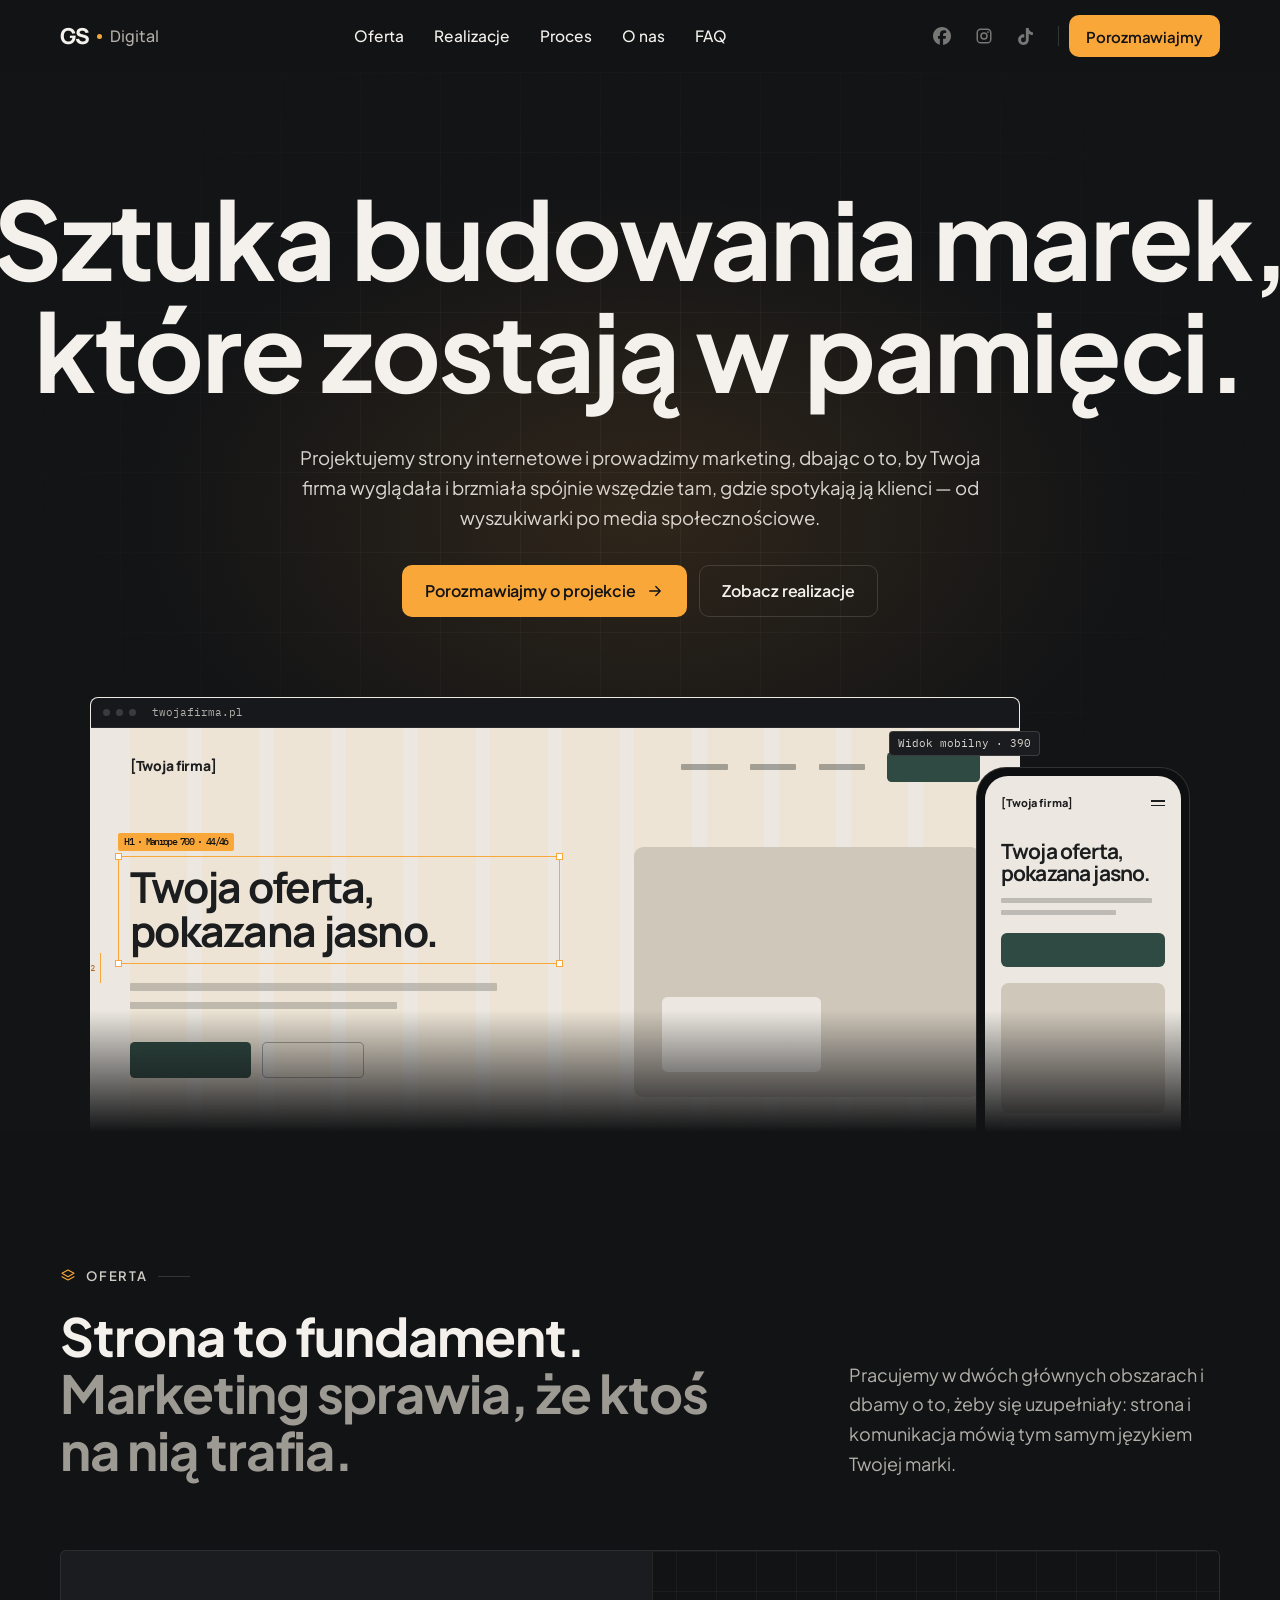
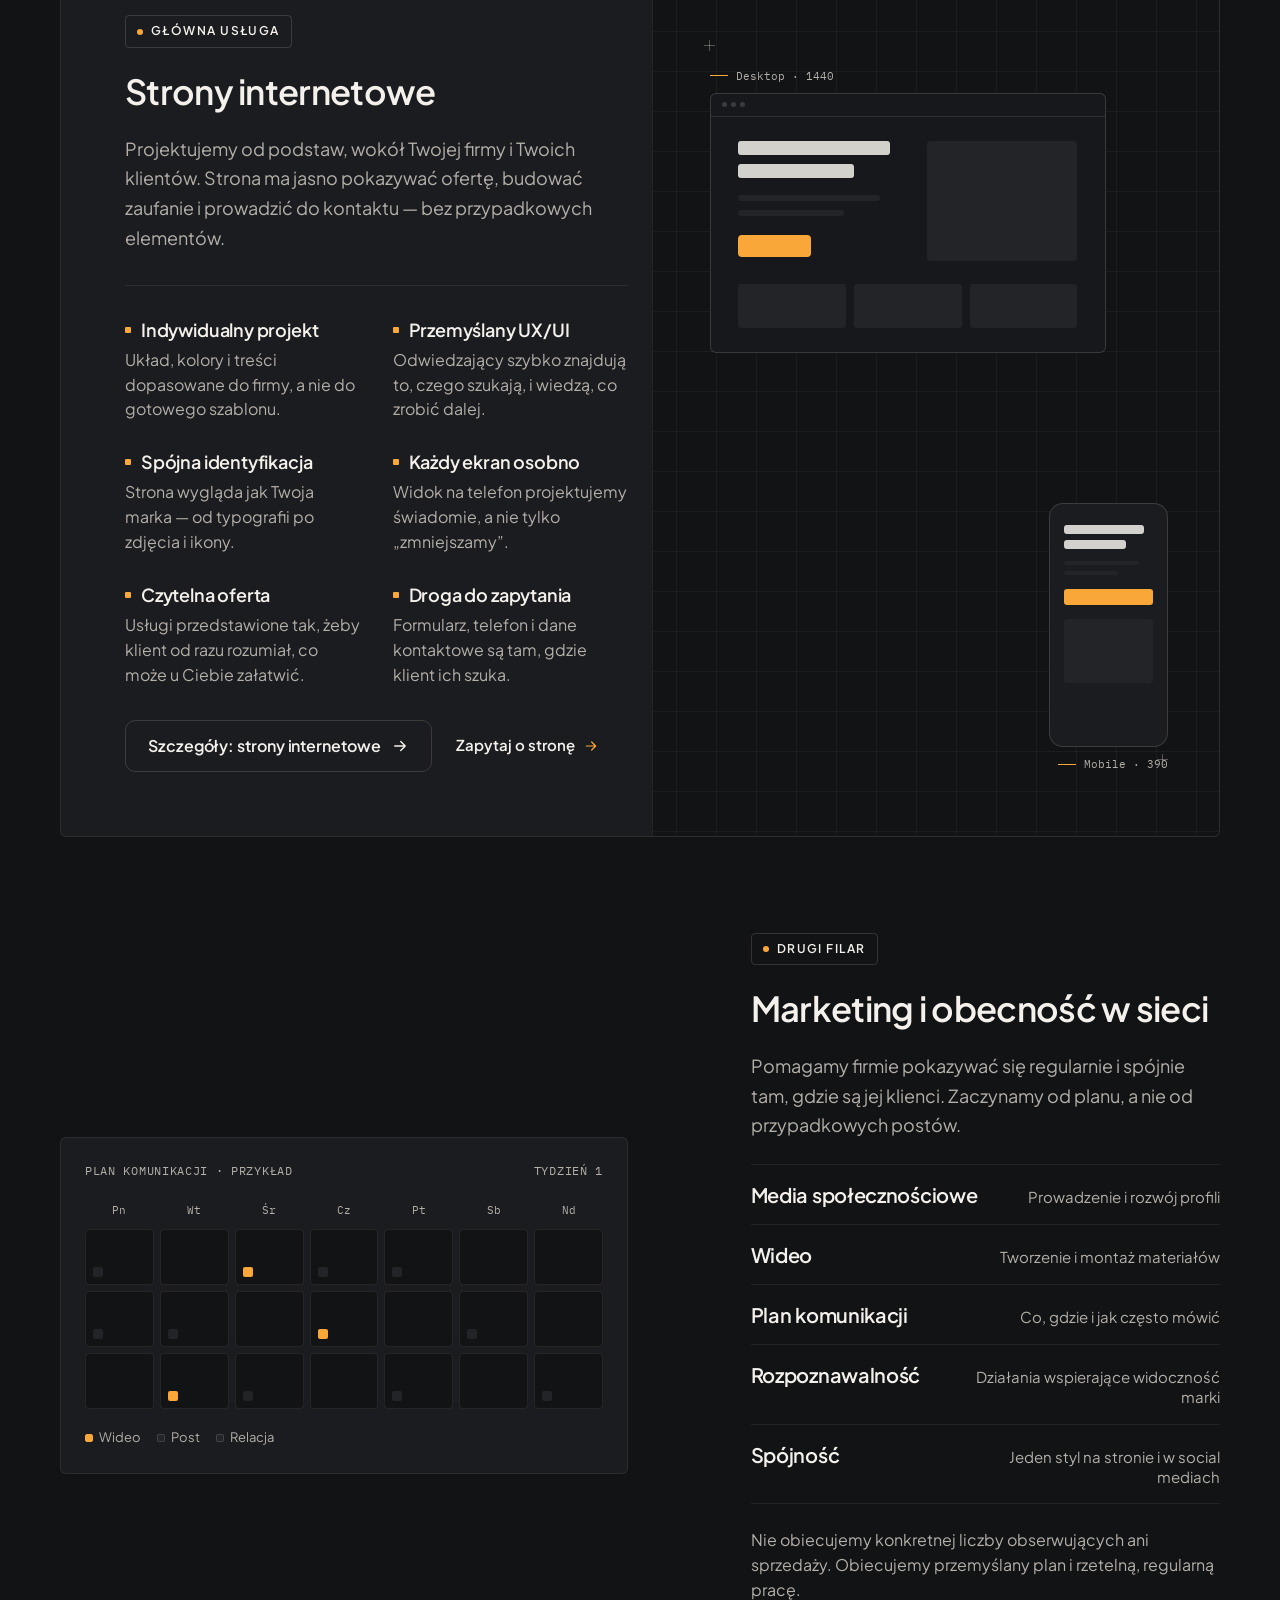
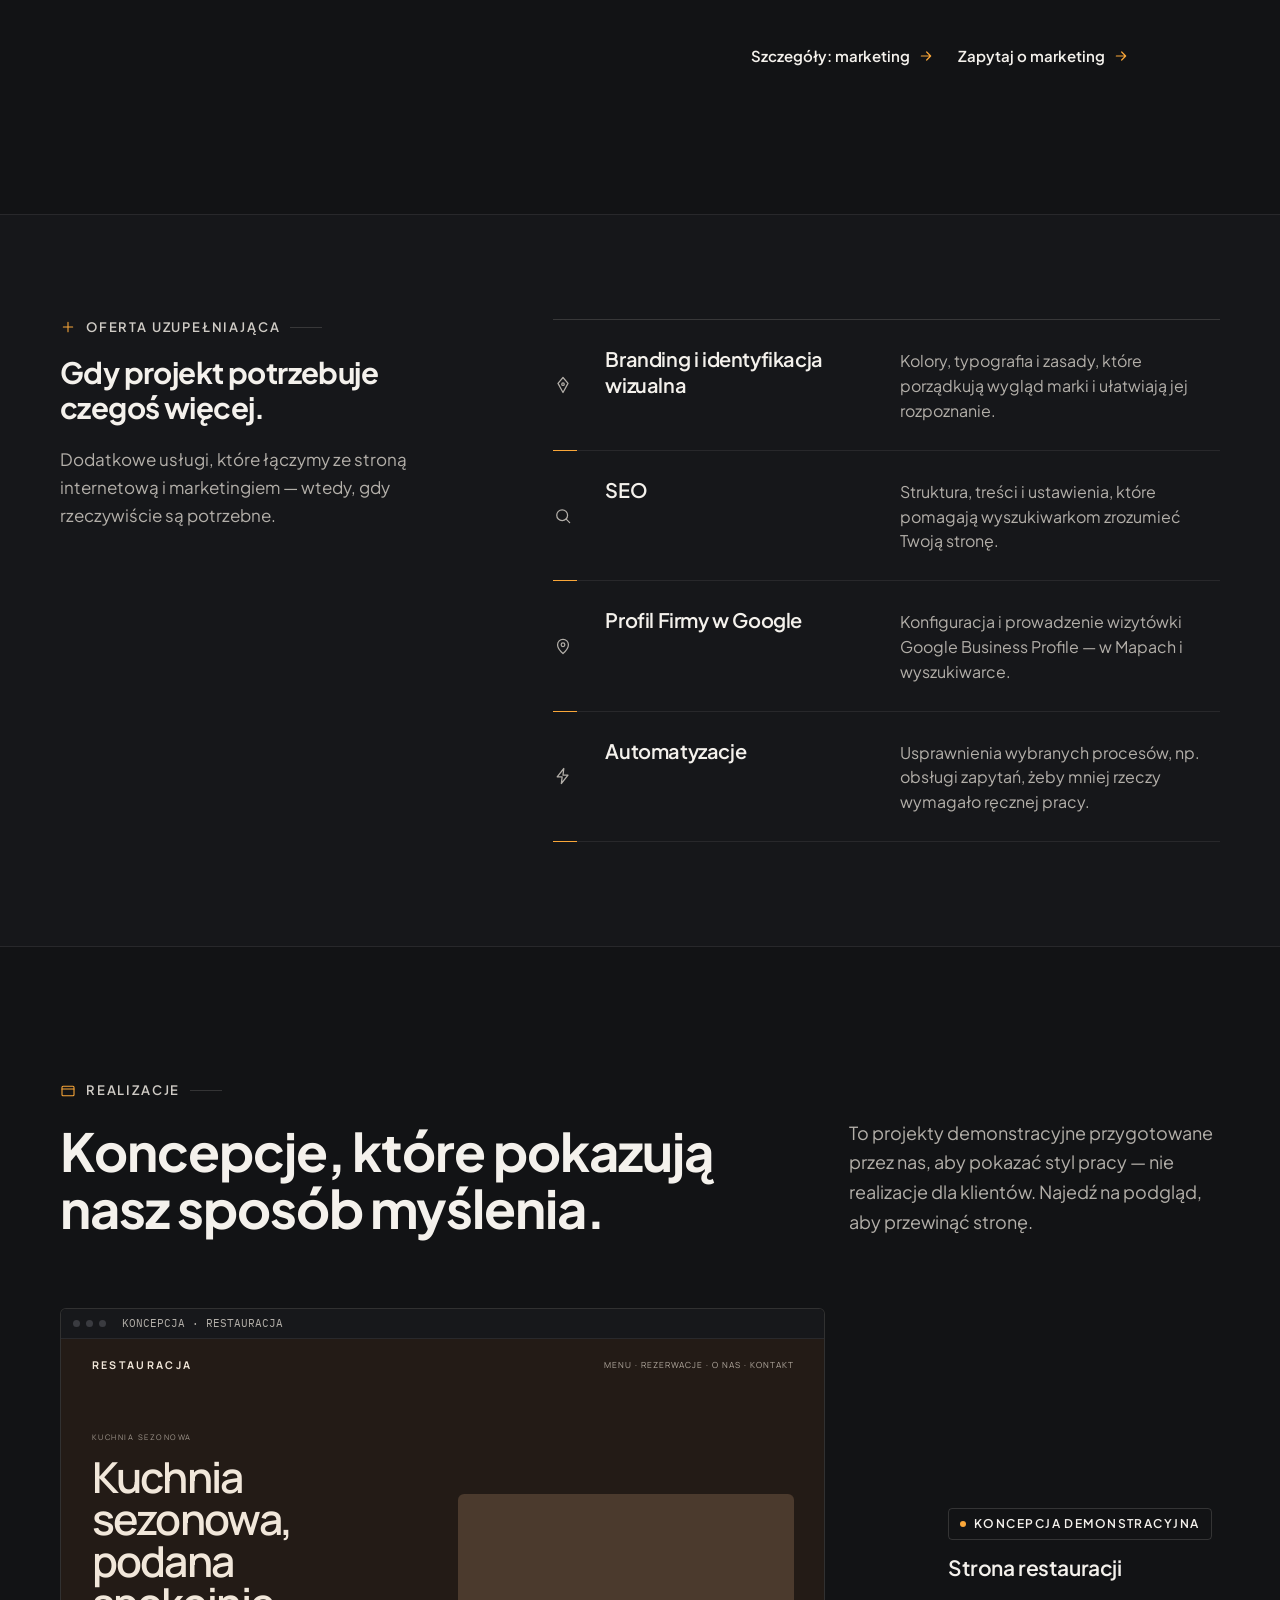
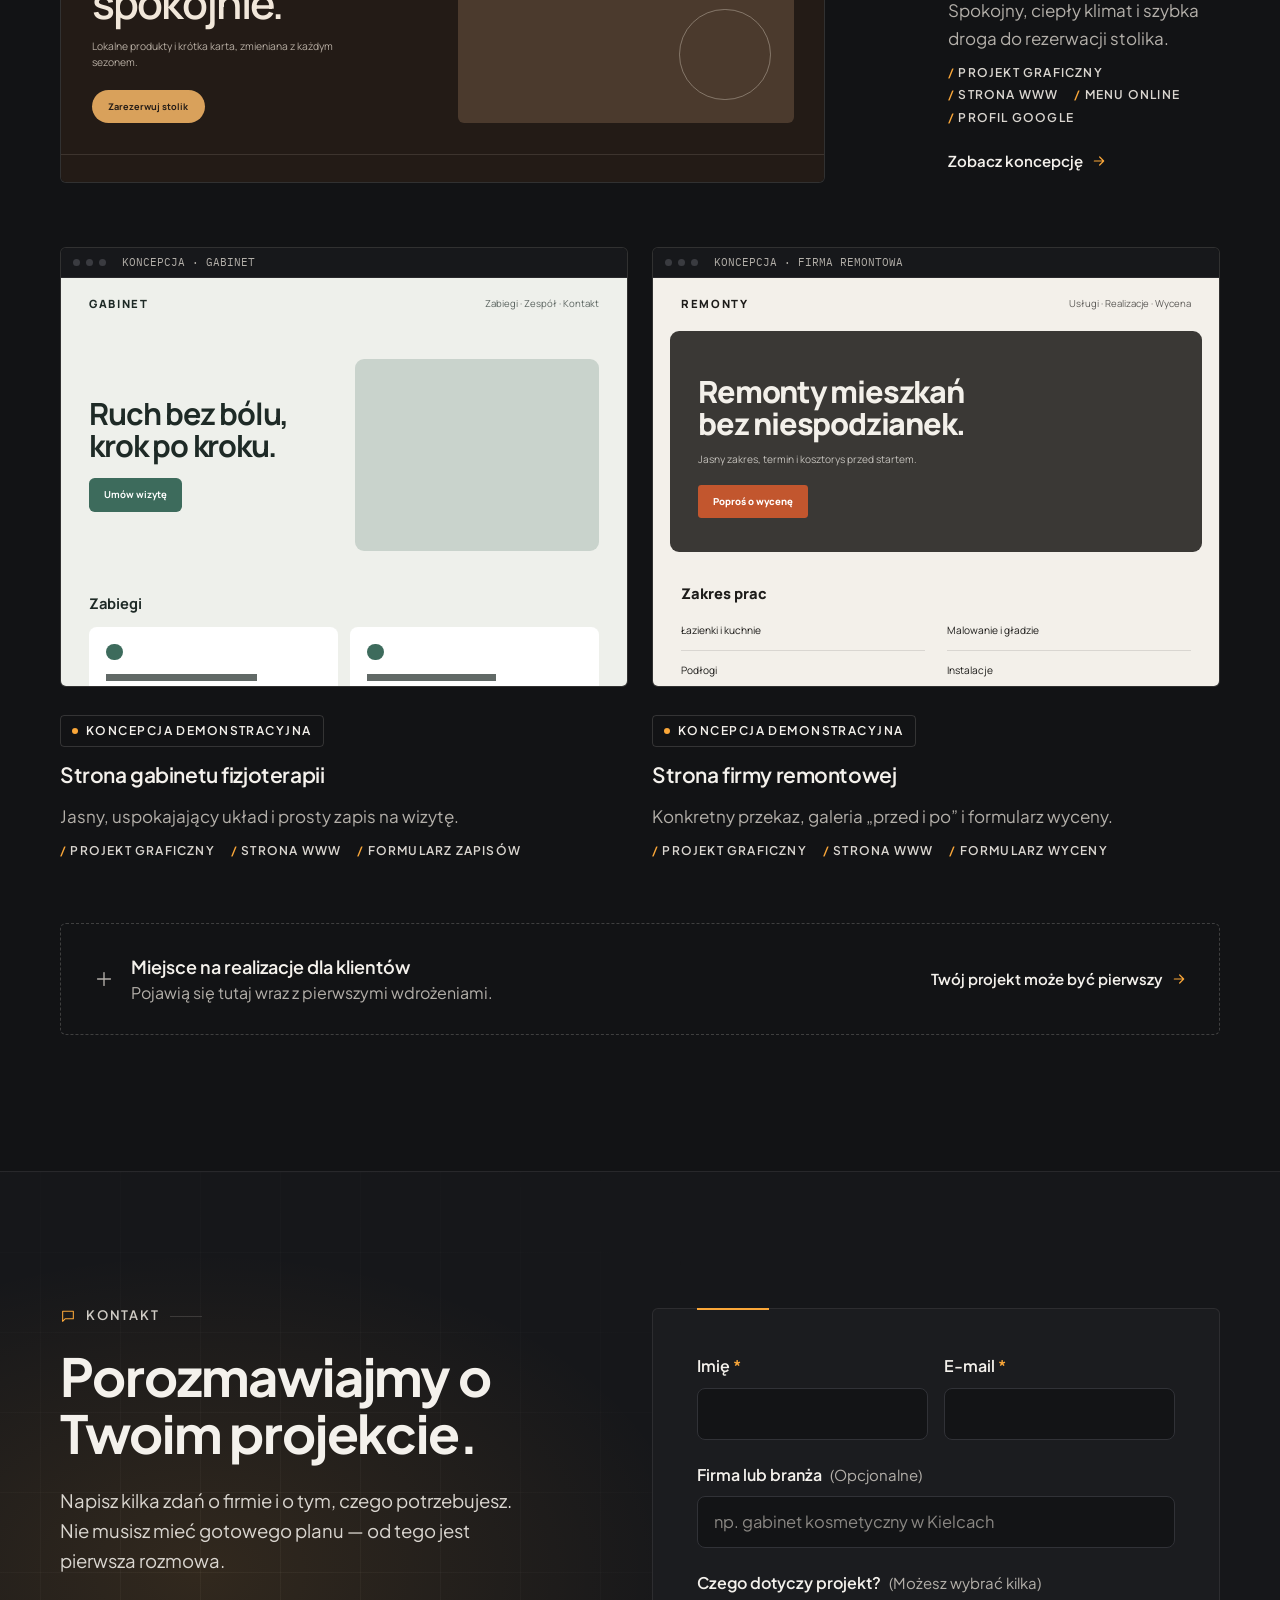
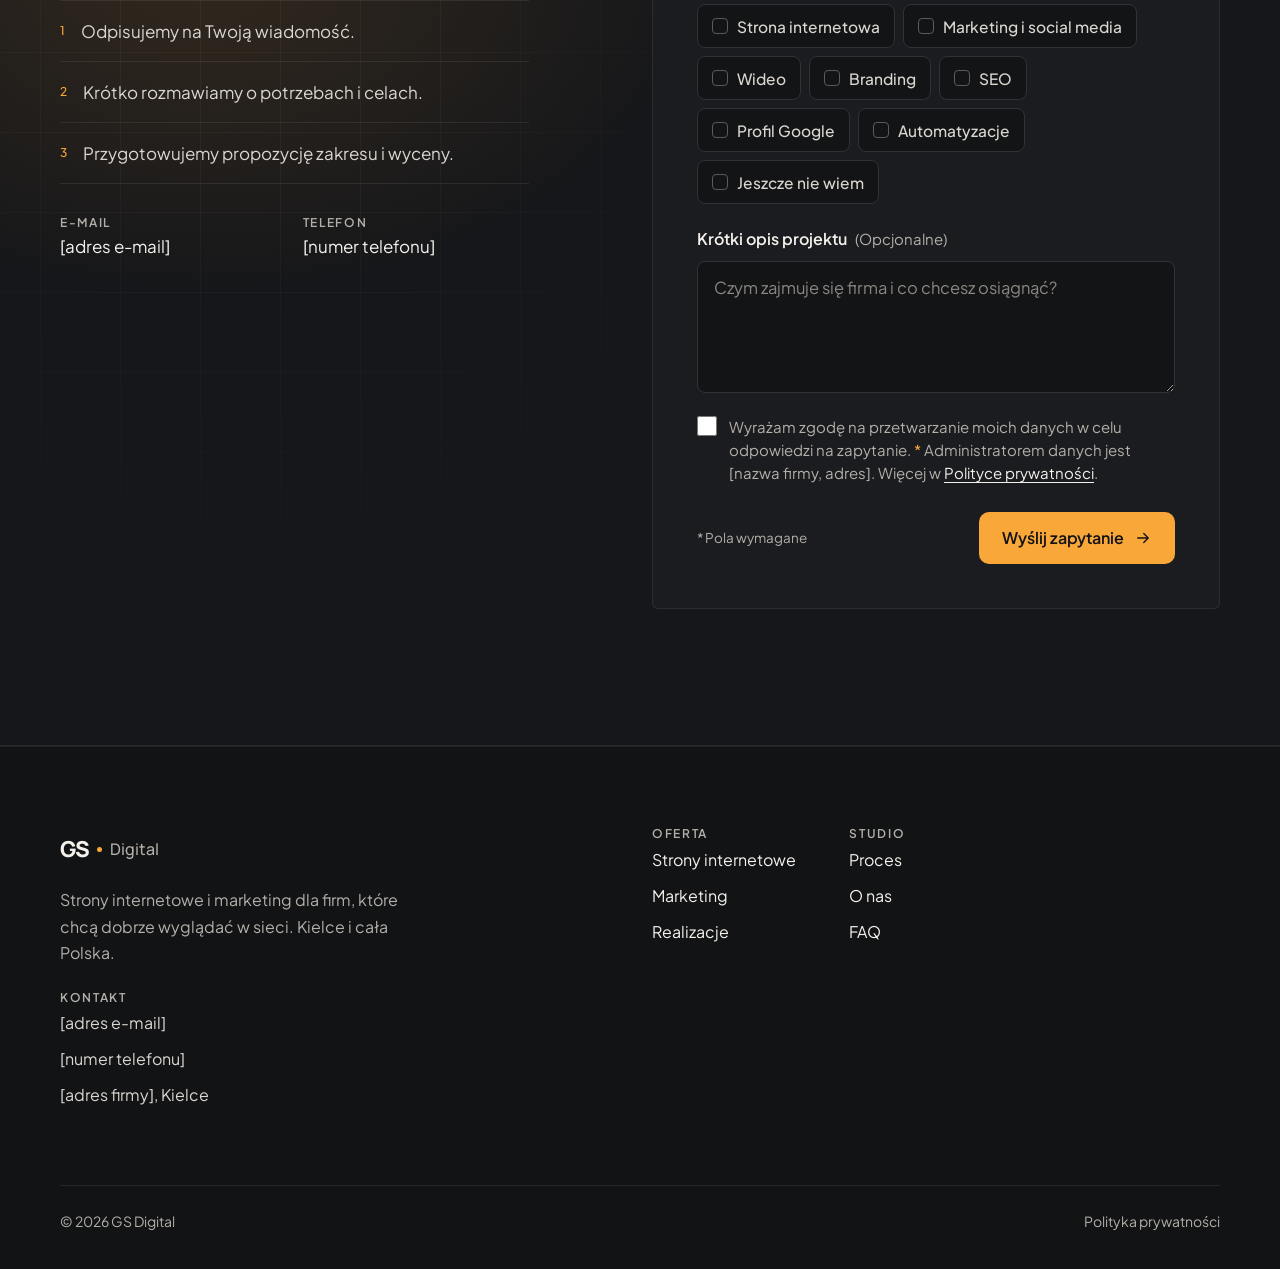
<file: gs-digital-strona/index.html>
<!doctype html>
<html lang="pl">
<head>
<meta charset="utf-8">
<link rel="icon" type="image/svg+xml" href="data:image/svg+xml,%3Csvg%20xmlns%3D%22http%3A//www.w3.org/2000/svg%22%20viewBox%3D%220%200%2064%2064%22%3E%3Crect%20width%3D%2264%22%20height%3D%2264%22%20rx%3D%2214%22%20fill%3D%22%23121315%22/%3E%3Ctext%20x%3D%2225%22%20y%3D%2243%22%20text-anchor%3D%22middle%22%20font-family%3D%22Manrope%2CArial%2CHelvetica%2Csans-serif%22%20font-weight%3D%22800%22%20font-size%3D%2230%22%20letter-spacing%3D%22-1.5%22%20fill%3D%22%23F4F1EC%22%3EGS%3C/text%3E%3Ccircle%20cx%3D%2253%22%20cy%3D%2238%22%20r%3D%224.5%22%20fill%3D%22%23FAA739%22/%3E%3C/svg%3E">
<meta name="viewport" content="width=device-width, initial-scale=1">
<title>GS Digital — strony internetowe i marketing</title>
<meta name="description" content="GS Digital — strony internetowe i marketing dla firm z Kielc i całej Polski.">
<meta name="theme-color" content="#121315">
<link rel="preconnect" href="https://fonts.googleapis.com">
<link rel="preconnect" href="https://fonts.gstatic.com" crossorigin="anonymous">
<link rel="stylesheet" href="https://fonts.googleapis.com/css2?family=Ms+Madi&amp;family=IBM+Plex+Mono:wght@400;500&amp;family=Manrope:wght@500;800&amp;family=Plus+Jakarta+Sans:wght@400..800&amp;display=swap">
<link rel="stylesheet" href="styles.css">
<script src="script.js" defer></script>
</head>
<body>
<div class="pg" id="top">

<header class="hdr">
<div class="wrap hdr-in">
<a class="logo" href="#top" aria-label="GS Digital — strona główna"><span class="logo-gs">GS</span><span class="logo-dot" aria-hidden="true"></span><span class="logo-d">Digital</span></a>
<nav class="nav" aria-label="Główna nawigacja">
<a href="#oferta">Oferta</a>
<a href="#realizacje">Realizacje</a>
<a href="proces.html">Proces</a>
<a href="o-nas.html">O nas</a>
<a href="faq.html">FAQ</a>
</nav>
<div class="hdr-r">
<ul class="social" aria-label="GS Digital w mediach społecznościowych"><li><a class="soc" data-social="facebook" aria-label="Facebook GS Digital" aria-disabled="true" title="Facebook — profil wkrótce"><svg width="18" height="18" viewBox="0 0 24 24" fill="currentColor" aria-hidden="true" focusable="false"><path d="M9.101 23.691v-7.98H6.627v-3.667h2.474v-1.58c0-4.085 1.848-5.978 5.858-5.978.401 0 .955.042 1.468.103a8.68 8.68 0 0 1 1.141.195v3.325a8.623 8.623 0 0 0-.653-.036 26.805 26.805 0 0 0-.733-.009c-.707 0-1.259.096-1.675.309a1.686 1.686 0 0 0-.679.622c-.258.42-.374.995-.374 1.752v1.297h3.919l-.386 2.103-.287 1.564h-3.246v8.245C19.396 23.238 24 18.179 24 12.044c0-6.627-5.373-12-12-12s-12 5.373-12 12c0 5.628 3.874 10.35 9.101 11.647Z"></path></svg></a></li><li><a class="soc" data-social="instagram" aria-label="Instagram GS Digital" aria-disabled="true" title="Instagram — profil wkrótce"><svg width="18" height="18" viewBox="0 0 24 24" fill="currentColor" aria-hidden="true" focusable="false"><path fill-rule="evenodd" d="M7.5 2h9A5.5 5.5 0 0 1 22 7.5v9a5.5 5.5 0 0 1-5.5 5.5h-9A5.5 5.5 0 0 1 2 16.5v-9A5.5 5.5 0 0 1 7.5 2Zm0 2A3.5 3.5 0 0 0 4 7.5v9A3.5 3.5 0 0 0 7.5 20h9a3.5 3.5 0 0 0 3.5-3.5v-9A3.5 3.5 0 0 0 16.5 4h-9ZM12 7a5 5 0 1 1 0 10 5 5 0 0 1 0-10Zm0 2a3 3 0 1 0 0 6 3 3 0 0 0 0-6Zm5.25-3.5a1.25 1.25 0 1 1 0 2.5 1.25 1.25 0 0 1 0-2.5Z"></path></svg></a></li><li><a class="soc" data-social="tiktok" aria-label="TikTok GS Digital" aria-disabled="true" title="TikTok — profil wkrótce"><svg width="17" height="17" viewBox="0 0 24 24" fill="currentColor" aria-hidden="true" focusable="false"><path d="M12.525.02c1.31-.02 2.61-.01 3.91-.02.08 1.53.63 3.09 1.75 4.17 1.12 1.11 2.7 1.62 4.24 1.79v4.03c-1.44-.05-2.89-.35-4.2-.97-.57-.26-1.1-.59-1.62-.93-.01 2.92.01 5.84-.02 8.75-.08 1.4-.54 2.79-1.35 3.94-1.31 1.92-3.58 3.17-5.91 3.21-1.43.08-2.86-.31-4.08-1.03-2.02-1.19-3.44-3.37-3.65-5.71-.02-.5-.03-1-.01-1.49.18-1.9 1.12-3.72 2.58-4.96 1.66-1.44 3.98-2.13 6.15-1.72.02 1.48-.04 2.96-.04 4.44-.99-.32-2.15-.23-3.02.37-.63.41-1.11 1.04-1.36 1.75-.21.51-.15 1.07-.14 1.61.24 1.64 1.82 3.02 3.5 2.87 1.12-.01 2.19-.66 2.77-1.61.19-.33.4-.67.41-1.06.1-1.79.06-3.57.07-5.36.01-4.03-.01-8.05.02-12.07z"></path></svg></a></li></ul>
<a class="btn btn-ac btn-sm" href="#kontakt">Porozmawiajmy</a>
<button class="burger" type="button" aria-label="Otwórz menu" aria-expanded="false" aria-controls="mmenu">
<svg class="ic-open" width="22" height="22" viewBox="0 0 24 24" fill="none" stroke="currentColor" stroke-width="1.6" stroke-linecap="round" aria-hidden="true"><path d="M4 9h16M4 15h16"></path></svg>
<svg class="ic-close" width="22" height="22" viewBox="0 0 24 24" fill="none" stroke="currentColor" stroke-width="1.6" stroke-linecap="round" aria-hidden="true" hidden><path d="M6 6l12 12M18 6L6 18"></path></svg>
</button>
</div>
</div>
<nav class="mmenu" id="mmenu" aria-label="Menu" hidden>
<a class="ml" href="#oferta">Oferta<svg width="18" height="18" viewBox="0 0 24 24" fill="none" stroke="currentColor" stroke-width="1.6" stroke-linecap="round" stroke-linejoin="round" aria-hidden="true"><path d="M5 12h14M13 6l6 6-6 6"></path></svg></a>
<a class="ml" href="#realizacje">Realizacje<svg width="18" height="18" viewBox="0 0 24 24" fill="none" stroke="currentColor" stroke-width="1.6" stroke-linecap="round" stroke-linejoin="round" aria-hidden="true"><path d="M5 12h14M13 6l6 6-6 6"></path></svg></a>
<a class="ml" href="proces.html">Proces<svg width="18" height="18" viewBox="0 0 24 24" fill="none" stroke="currentColor" stroke-width="1.6" stroke-linecap="round" stroke-linejoin="round" aria-hidden="true"><path d="M5 12h14M13 6l6 6-6 6"></path></svg></a>
<a class="ml" href="o-nas.html">O nas<svg width="18" height="18" viewBox="0 0 24 24" fill="none" stroke="currentColor" stroke-width="1.6" stroke-linecap="round" stroke-linejoin="round" aria-hidden="true"><path d="M5 12h14M13 6l6 6-6 6"></path></svg></a>
<a class="ml" href="faq.html">FAQ<svg width="18" height="18" viewBox="0 0 24 24" fill="none" stroke="currentColor" stroke-width="1.6" stroke-linecap="round" stroke-linejoin="round" aria-hidden="true"><path d="M5 12h14M13 6l6 6-6 6"></path></svg></a>
<a class="btn btn-ac" href="#kontakt">Porozmawiajmy o projekcie</a>
<ul class="social social-m" aria-label="GS Digital w mediach społecznościowych"><li><a class="soc" data-social="facebook" aria-label="Facebook GS Digital" aria-disabled="true" title="Facebook — profil wkrótce"><svg width="18" height="18" viewBox="0 0 24 24" fill="currentColor" aria-hidden="true" focusable="false"><path d="M9.101 23.691v-7.98H6.627v-3.667h2.474v-1.58c0-4.085 1.848-5.978 5.858-5.978.401 0 .955.042 1.468.103a8.68 8.68 0 0 1 1.141.195v3.325a8.623 8.623 0 0 0-.653-.036 26.805 26.805 0 0 0-.733-.009c-.707 0-1.259.096-1.675.309a1.686 1.686 0 0 0-.679.622c-.258.42-.374.995-.374 1.752v1.297h3.919l-.386 2.103-.287 1.564h-3.246v8.245C19.396 23.238 24 18.179 24 12.044c0-6.627-5.373-12-12-12s-12 5.373-12 12c0 5.628 3.874 10.35 9.101 11.647Z"></path></svg></a></li><li><a class="soc" data-social="instagram" aria-label="Instagram GS Digital" aria-disabled="true" title="Instagram — profil wkrótce"><svg width="18" height="18" viewBox="0 0 24 24" fill="currentColor" aria-hidden="true" focusable="false"><path fill-rule="evenodd" d="M7.5 2h9A5.5 5.5 0 0 1 22 7.5v9a5.5 5.5 0 0 1-5.5 5.5h-9A5.5 5.5 0 0 1 2 16.5v-9A5.5 5.5 0 0 1 7.5 2Zm0 2A3.5 3.5 0 0 0 4 7.5v9A3.5 3.5 0 0 0 7.5 20h9a3.5 3.5 0 0 0 3.5-3.5v-9A3.5 3.5 0 0 0 16.5 4h-9ZM12 7a5 5 0 1 1 0 10 5 5 0 0 1 0-10Zm0 2a3 3 0 1 0 0 6 3 3 0 0 0 0-6Zm5.25-3.5a1.25 1.25 0 1 1 0 2.5 1.25 1.25 0 0 1 0-2.5Z"></path></svg></a></li><li><a class="soc" data-social="tiktok" aria-label="TikTok GS Digital" aria-disabled="true" title="TikTok — profil wkrótce"><svg width="17" height="17" viewBox="0 0 24 24" fill="currentColor" aria-hidden="true" focusable="false"><path d="M12.525.02c1.31-.02 2.61-.01 3.91-.02.08 1.53.63 3.09 1.75 4.17 1.12 1.11 2.7 1.62 4.24 1.79v4.03c-1.44-.05-2.89-.35-4.2-.97-.57-.26-1.1-.59-1.62-.93-.01 2.92.01 5.84-.02 8.75-.08 1.4-.54 2.79-1.35 3.94-1.31 1.92-3.58 3.17-5.91 3.21-1.43.08-2.86-.31-4.08-1.03-2.02-1.19-3.44-3.37-3.65-5.71-.02-.5-.03-1-.01-1.49.18-1.9 1.12-3.72 2.58-4.96 1.66-1.44 3.98-2.13 6.15-1.72.02 1.48-.04 2.96-.04 4.44-.99-.32-2.15-.23-3.02.37-.63.41-1.11 1.04-1.36 1.75-.21.51-.15 1.07-.14 1.61.24 1.64 1.82 3.02 3.5 2.87 1.12-.01 2.19-.66 2.77-1.61.19-.33.4-.67.41-1.06.1-1.79.06-3.57.07-5.36.01-4.03-.01-8.05.02-12.07z"></path></svg></a></li></ul>
</nav>
</header>

<main>

<!-- HERO -->
<section class="hero" aria-labelledby="h-hero">
<div class="tex-grid" aria-hidden="true"></div>
<div class="glow drift" aria-hidden="true" style="left: 50%; top: 120px; margin-left: -500px"></div>
<svg class="noise" aria-hidden="true"><filter id="nz"><feTurbulence type="fractalNoise" baseFrequency="0.85" numOctaves="2" stitchTiles="stitch"></feTurbulence></filter><rect width="100%" height="100%" filter="url(#nz)"></rect></svg>
<div class="wrap hero-in">
<h1 class="script ha" id="h-hero">Sztuka budowania<br class="br-m"> marek,<br class="br-d"> które<br class="br-m"> zostają w pamięci.</h1>
<p class="lead ha d1">Projektujemy strony internetowe i prowadzimy marketing, dbając o to, by Twoja firma wyglądała i brzmiała spójnie wszędzie tam, gdzie spotykają ją klienci — od wyszukiwarki po media społecznościowe.</p>
<div class="ctas ha d2">
<a class="btn btn-ac" href="#kontakt">Porozmawiajmy o projekcie <svg class="arr" width="18" height="18" viewBox="0 0 24 24" fill="none" stroke="currentColor" stroke-width="1.8" stroke-linecap="round" stroke-linejoin="round" aria-hidden="true"><path d="M5 12h14M13 6l6 6-6 6"></path></svg></a>
<a class="btn btn-gh" href="#realizacje">Zobacz realizacje</a>
</div>
</div>

<div class="wrap">
<div class="stage ha d3" aria-hidden="true">
<div class="bf">
<div class="sbar"><i></i><i></i><i></i><span>twojafirma.pl</span></div>
<div style="position: relative; padding: 2.6cqi 4.2cqi; color: #1C1D1F; font-family: Manrope, sans-serif">
<div style="position: absolute; top: 0; bottom: 0; left: 4.2cqi; right: 4.2cqi; display: grid; grid-template-columns: repeat(12, minmax(0, 1fr)); gap: 1.6cqi; pointer-events: none"><i style="background: rgba(250,167,57,0.07)"></i><i style="background: rgba(250,167,57,0.07)"></i><i style="background: rgba(250,167,57,0.07)"></i><i style="background: rgba(250,167,57,0.07)"></i><i style="background: rgba(250,167,57,0.07)"></i><i style="background: rgba(250,167,57,0.07)"></i><i style="background: rgba(250,167,57,0.07)"></i><i style="background: rgba(250,167,57,0.07)"></i><i style="background: rgba(250,167,57,0.07)"></i><i style="background: rgba(250,167,57,0.07)"></i><i style="background: rgba(250,167,57,0.07)"></i><i style="background: rgba(250,167,57,0.07)"></i></div>
<div style="position: relative; display: flex; justify-content: space-between; align-items: center"><span style="font-weight: 800; font-size: 1.5cqi; letter-spacing: -0.02em">[Twoja firma]</span><span style="display: flex; gap: 2.4cqi; align-items: center"><i style="width: 5cqi; height: 0.55cqi; background: #1C1D1F; opacity: 0.35; border-radius: 1px"></i><i style="width: 5cqi; height: 0.55cqi; background: #1C1D1F; opacity: 0.35; border-radius: 1px"></i><i style="width: 5cqi; height: 0.55cqi; background: #1C1D1F; opacity: 0.35; border-radius: 1px"></i><i style="width: 10cqi; height: 3.2cqi; background: #2F4A42; border-radius: 0.5cqi"></i></span></div>
<div style="position: relative; display: grid; grid-template-columns: repeat(12, minmax(0, 1fr)); gap: 1.6cqi; margin-top: 7cqi; align-items: center">
<div style="grid-column: span 6">
<div style="position: relative; font-size: 4.6cqi; line-height: 1.02; font-weight: 700; letter-spacing: -0.04em">Twoja oferta,<br>pokazana jasno.<span class="sel"><b></b><b></b><b></b><b></b><span class="anno">H1 · Manrope 700 · 44/46</span></span></div>
<div style="position: relative; margin-top: 3.2cqi"><span class="redl" style="top: -3.2cqi; height: 3.2cqi"><span>32</span></span><i style="display: block; width: 88%; height: 0.8cqi; background: #1C1D1F; opacity: 0.22; border-radius: 1px"></i><i style="display: block; width: 64%; height: 0.8cqi; margin-top: 1.2cqi; background: #1C1D1F; opacity: 0.22; border-radius: 1px"></i></div>
<div style="display: flex; gap: 1.2cqi; margin-top: 3.6cqi"><i style="width: 13cqi; height: 3.8cqi; background: #2F4A42; border-radius: 0.5cqi"></i><i style="width: 11cqi; height: 3.8cqi; border: 1px solid rgba(28,29,31,0.35); border-radius: 0.5cqi"></i></div>
</div>
<div style="grid-column: 8 / span 5; height: 27cqi; border-radius: 1cqi; background: #CFC7BA; position: relative; overflow: hidden"><i style="position: absolute; left: 8%; bottom: 10%; width: 46%; height: 30%; border-radius: 0.6cqi; background: #ECE8E1"></i></div>
</div>
<div style="position: relative; display: grid; grid-template-columns: repeat(3, minmax(0, 1fr)); gap: 1.6cqi; margin-top: 5cqi"><i style="height: 12cqi; border-radius: 0.8cqi; background: #FFFFFF"></i><i style="height: 12cqi; border-radius: 0.8cqi; background: #FFFFFF"></i><i style="height: 12cqi; border-radius: 0.8cqi; background: #FFFFFF"></i></div>
</div>
</div>
<div class="pf">
<div class="pf-s" style="font-family: Manrope, sans-serif; padding: 18px 16px">
<div style="display: flex; justify-content: space-between; align-items: center"><span style="font-weight: 800; font-size: 11px">[Twoja firma]</span><span style="display: flex; flex-direction: column; gap: 3px"><i style="display: block; width: 14px; height: 1.5px; background: #1C1D1F"></i><i style="display: block; width: 14px; height: 1.5px; background: #1C1D1F"></i></span></div>
<div style="margin-top: 28px; font-size: 21px; line-height: 1.05; font-weight: 700; letter-spacing: -0.04em">Twoja oferta, pokazana jasno.</div>
<i style="display: block; width: 92%; height: 5px; margin-top: 14px; background: #1C1D1F; opacity: 0.22; border-radius: 1px"></i>
<i style="display: block; width: 70%; height: 5px; margin-top: 7px; background: #1C1D1F; opacity: 0.22; border-radius: 1px"></i>
<i style="display: block; width: 100%; height: 34px; margin-top: 18px; background: #2F4A42; border-radius: 6px"></i>
<i style="display: block; width: 100%; height: 130px; margin-top: 16px; background: #CFC7BA; border-radius: 8px"></i>
<i style="display: block; width: 100%; height: 60px; margin-top: 10px; background: #FFFFFF; border-radius: 8px"></i>
</div>
</div>
<span class="chip-f" style="right: 150px; top: 34px">Widok mobilny · 390</span>
</div>
</div>
</section>

<!-- OFERTA -->
<section class="sec" id="oferta" aria-labelledby="h-oferta">
<div class="wrap">
<div class="sec-head">
<div class="t rv"><p class="mark"><svg width="16" height="16" viewBox="0 0 24 24" fill="none" stroke="currentColor" stroke-width="1.6" stroke-linecap="round" stroke-linejoin="round" aria-hidden="true"><path d="M12 3l9 5-9 5-9-5z"></path><path d="M3 13l9 5 9-5"></path></svg>Oferta</p><h2 class="h2" id="h-oferta">Strona to fundament.<br><span class="soft">Marketing sprawia, że ktoś na nią trafia.</span></h2></div>
<p class="d rv d1">Pracujemy w dwóch głównych obszarach i dbamy o to, żeby się uzupełniały: strona i komunikacja mówią tym samym językiem Twojej marki.</p>
</div>

<article class="p-web rv" aria-labelledby="h-www">
<div class="txt">
<span class="tag"><i></i>Główna usługa</span>
<h3 class="h3" id="h-www">Strony internetowe</h3>
<p class="body">Projektujemy od podstaw, wokół Twojej firmy i Twoich klientów. Strona ma jasno pokazywać ofertę, budować zaufanie i prowadzić do kontaktu — bez przypadkowych elementów.</p>
<div class="feats">
<div class="feat"><h3>Indywidualny projekt</h3><p>Układ, kolory i treści dopasowane do firmy, a nie do gotowego szablonu.</p></div>
<div class="feat"><h3>Przemyślany UX/UI</h3><p>Odwiedzający szybko znajdują to, czego szukają, i wiedzą, co zrobić dalej.</p></div>
<div class="feat"><h3>Spójna identyfikacja</h3><p>Strona wygląda jak Twoja marka — od typografii po zdjęcia i ikony.</p></div>
<div class="feat"><h3>Każdy ekran osobno</h3><p>Widok na telefon projektujemy świadomie, a nie tylko „zmniejszamy”.</p></div>
<div class="feat"><h3>Czytelna oferta</h3><p>Usługi przedstawione tak, żeby klient od razu rozumiał, co może u Ciebie załatwić.</p></div>
<div class="feat"><h3>Droga do zapytania</h3><p>Formularz, telefon i dane kontaktowe są tam, gdzie klient ich szuka.</p></div>
</div>
<div class="actions">
<a class="btn btn-gh" href="strony.html">Szczegóły: strony internetowe <svg class="arr" width="18" height="18" viewBox="0 0 24 24" fill="none" stroke="currentColor" stroke-width="1.8" stroke-linecap="round" stroke-linejoin="round" aria-hidden="true"><path d="M5 12h14M13 6l6 6-6 6"></path></svg></a>
<a class="link" href="#kontakt" data-ask="www">Zapytaj o stronę <svg class="arr" width="16" height="16" viewBox="0 0 24 24" fill="none" stroke="currentColor" stroke-width="1.8" stroke-linecap="round" stroke-linejoin="round" aria-hidden="true"><path d="M5 12h14M13 6l6 6-6 6"></path></svg></a>
</div>
</div>
<div class="vis" aria-hidden="true">
<div class="tex-grid" style="-webkit-mask-image: none; mask-image: none; background-size: 40px 40px"></div>
<span class="cross" style="left: 9%; top: 10%"></span><span class="cross" style="right: 9%; bottom: 8%"></span>
<div class="wire" style="left: 10%; top: 16%; width: 70%; aspect-ratio: 16 / 10.5">
<div style="height: 9%; border-bottom: 1px solid rgba(244,241,236,0.1); display: flex; align-items: center; gap: 4px; padding: 0 3%"><i style="width: 5px; height: 5px; border-radius: 50%; background: #3A3B40"></i><i style="width: 5px; height: 5px; border-radius: 50%; background: #3A3B40"></i><i style="width: 5px; height: 5px; border-radius: 50%; background: #3A3B40"></i></div>
<div style="padding: 6% 7%; display: grid; grid-template-columns: 1.1fr 1fr; gap: 7%">
<div style="display: flex; flex-direction: column; gap: 9px"><i class="wb" style="height: 14px; width: 92%; background: #F4F1EC; opacity: 0.85"></i><i class="wb" style="height: 14px; width: 70%; background: #F4F1EC; opacity: 0.85"></i><i class="wb" style="height: 6px; width: 86%; margin-top: 8px"></i><i class="wb" style="height: 6px; width: 64%"></i><i style="height: 22px; width: 44%; margin-top: 10px; border-radius: 4px; background: #FAA739"></i></div>
<i class="wb" style="height: 100%; min-height: 120px; border-radius: 4px"></i>
</div>
<div style="padding: 0 7%; display: grid; grid-template-columns: repeat(3, minmax(0, 1fr)); gap: 8px"><i class="wb" style="height: 44px"></i><i class="wb" style="height: 44px"></i><i class="wb" style="height: 44px"></i></div>
</div>
<div class="wire" style="right: 9%; bottom: 10%; width: 21%; aspect-ratio: 9 / 18.5; border-radius: 14px; background: #1B1C1F">
<div style="padding: 18% 12%; display: flex; flex-direction: column; gap: 6px"><i class="wb" style="height: 9px; width: 90%; background: #F4F1EC; opacity: 0.85"></i><i class="wb" style="height: 9px; width: 70%; background: #F4F1EC; opacity: 0.85"></i><i class="wb" style="height: 4px; width: 84%; margin-top: 6px"></i><i class="wb" style="height: 4px; width: 60%"></i><i style="height: 16px; width: 100%; margin-top: 8px; border-radius: 3px; background: #FAA739"></i><i class="wb" style="height: 64px; margin-top: 8px"></i></div>
</div>
<span class="wcap" style="left: 10%; top: calc(16% - 26px)">Desktop · 1440</span>
<span class="wcap" style="right: 9%; bottom: calc(10% - 26px)">Mobile · 390</span>
</div>
</article>

<article class="p-mkt" aria-labelledby="h-mkt">
<div class="vis rv" aria-hidden="true">
<div class="cal">
<div class="cal-h"><span>Plan komunikacji · przykład</span><span>Tydzień 1</span></div>
<div class="cal-g">
<span class="cal-d">Pn</span><span class="cal-d">Wt</span><span class="cal-d">Śr</span><span class="cal-d">Cz</span><span class="cal-d">Pt</span><span class="cal-d">Sb</span><span class="cal-d">Nd</span>
<div class="cal-c"><span class="fx">Post</span></div><div class="cal-c"></div><div class="cal-c"><span class="fx ac">Wideo</span></div><div class="cal-c"><span class="fx">Relacja</span></div><div class="cal-c"><span class="fx">Post</span></div><div class="cal-c"></div><div class="cal-c"></div>
<div class="cal-c"><span class="fx">Relacja</span></div><div class="cal-c"><span class="fx">Post</span></div><div class="cal-c"></div><div class="cal-c"><span class="fx ac">Wideo</span></div><div class="cal-c"></div><div class="cal-c"><span class="fx">Relacja</span></div><div class="cal-c"></div>
<div class="cal-c"></div><div class="cal-c"><span class="fx ac">Wideo</span></div><div class="cal-c"><span class="fx">Post</span></div><div class="cal-c"></div><div class="cal-c"><span class="fx">Relacja</span></div><div class="cal-c"></div><div class="cal-c"><span class="fx">Post</span></div>
</div>
<div class="cal-l"><span><i class="ac"></i>Wideo</span><span><i></i>Post</span><span><i></i>Relacja</span></div>
</div>
</div>
<div class="txt rv d1">
<span class="tag"><i></i>Drugi filar</span>
<h3 class="h3" id="h-mkt">Marketing i obecność w sieci</h3>
<p class="body">Pomagamy firmie pokazywać się regularnie i spójnie tam, gdzie są jej klienci. Zaczynamy od planu, a nie od przypadkowych postów.</p>
<ul class="mlist">
<li>Media społecznościowe<span>Prowadzenie i rozwój profili</span></li>
<li>Wideo<span>Tworzenie i montaż materiałów</span></li>
<li>Plan komunikacji<span>Co, gdzie i jak często mówić</span></li>
<li>Rozpoznawalność<span>Działania wspierające widoczność marki</span></li>
<li>Spójność<span>Jeden styl na stronie i w social mediach</span></li>
</ul>
<p class="small">Nie obiecujemy konkretnej liczby obserwujących ani sprzedaży. Obiecujemy przemyślany plan i rzetelną, regularną pracę.</p>
<div class="actions">
<a class="link" href="marketing.html">Szczegóły: marketing <svg class="arr" width="16" height="16" viewBox="0 0 24 24" fill="none" stroke="currentColor" stroke-width="1.8" stroke-linecap="round" stroke-linejoin="round" aria-hidden="true"><path d="M5 12h14M13 6l6 6-6 6"></path></svg></a>
<a class="link" href="#kontakt" data-ask="mkt">Zapytaj o marketing <svg class="arr" width="16" height="16" viewBox="0 0 24 24" fill="none" stroke="currentColor" stroke-width="1.8" stroke-linecap="round" stroke-linejoin="round" aria-hidden="true"><path d="M5 12h14M13 6l6 6-6 6"></path></svg></a>
</div>
</div>
</article>
</div>
</section>

<!-- OFERTA UZUPEŁNIAJĄCA -->
<section class="sec-sm sec-alt" aria-labelledby="h-extra">
<div class="wrap x-grid">
<div class="x-head rv">
<p class="mark"><svg width="16" height="16" viewBox="0 0 24 24" fill="none" stroke="currentColor" stroke-width="1.6" stroke-linecap="round" stroke-linejoin="round" aria-hidden="true"><path d="M12 5v14M5 12h14"></path></svg>Oferta uzupełniająca</p>
<h2 class="x-title" id="h-extra">Gdy projekt potrzebuje czegoś więcej.</h2>
<p class="body">Dodatkowe usługi, które łączymy ze stroną internetową i marketingiem — wtedy, gdy rzeczywiście są potrzebne.</p>
</div>
<ul class="x-list rv d1">
<li class="x-row"><span class="x-ic"><svg width="20" height="20" viewBox="0 0 24 24" fill="none" stroke="currentColor" stroke-width="1.5" stroke-linecap="round" stroke-linejoin="round" aria-hidden="true"><path d="M12 3l6 7-6 11-6-11z"></path><circle cx="12" cy="11" r="1.5"></circle></svg></span><h3 class="x-name">Branding i identyfikacja wizualna</h3><p class="x-desc">Kolory, typografia i zasady, które porządkują wygląd marki i ułatwiają jej rozpoznanie.</p></li>
<li class="x-row"><span class="x-ic"><svg width="20" height="20" viewBox="0 0 24 24" fill="none" stroke="currentColor" stroke-width="1.5" stroke-linecap="round" stroke-linejoin="round" aria-hidden="true"><circle cx="11" cy="11" r="6.5"></circle><path d="M20 20l-4.2-4.2"></path></svg></span><h3 class="x-name">SEO</h3><p class="x-desc">Struktura, treści i ustawienia, które pomagają wyszukiwarkom zrozumieć Twoją stronę.</p></li>
<li class="x-row"><span class="x-ic"><svg width="20" height="20" viewBox="0 0 24 24" fill="none" stroke="currentColor" stroke-width="1.5" stroke-linecap="round" stroke-linejoin="round" aria-hidden="true"><path d="M12 21s-6.5-5.6-6.5-10.5a6.5 6.5 0 0 1 13 0C18.5 15.4 12 21 12 21z"></path><circle cx="12" cy="10.5" r="2.2"></circle></svg></span><h3 class="x-name">Profil Firmy w Google</h3><p class="x-desc">Konfiguracja i prowadzenie wizytówki Google Business Profile — w Mapach i wyszukiwarce.</p></li>
<li class="x-row"><span class="x-ic"><svg width="20" height="20" viewBox="0 0 24 24" fill="none" stroke="currentColor" stroke-width="1.5" stroke-linecap="round" stroke-linejoin="round" aria-hidden="true"><path d="M13 3L5 13h6l-1 8 8-10h-6z"></path></svg></span><h3 class="x-name">Automatyzacje</h3><p class="x-desc">Usprawnienia wybranych procesów, np. obsługi zapytań, żeby mniej rzeczy wymagało ręcznej pracy.</p></li>
</ul>
</div>
</section>

<!-- REALIZACJE -->
<section class="sec" id="realizacje" aria-labelledby="h-real">
<div class="wrap">
<div class="sec-head">
<div class="t rv"><p class="mark"><svg width="16" height="16" viewBox="0 0 24 24" fill="none" stroke="currentColor" stroke-width="1.6" stroke-linecap="round" stroke-linejoin="round" aria-hidden="true"><rect x="3" y="5" width="18" height="14" rx="1.5"></rect><path d="M3 9h18"></path></svg>Realizacje</p><h2 class="h2" id="h-real">Koncepcje, które pokazują nasz sposób myślenia.</h2></div>
<p class="d rv d1">To projekty demonstracyjne przygotowane przez nas, aby pokazać styl pracy — nie realizacje dla klientów. Najedź na podgląd, aby przewinąć stronę.</p>
</div>
<div class="works">

<article class="w-lg work rv" tabindex="0" aria-labelledby="h-w1">
<div class="shot" aria-hidden="true">
<div class="sbar"><i></i><i></i><i></i><span>KONCEPCJA · RESTAURACJA</span></div>
<div class="sview">
<div class="sin" style="background: #231B16; color: #F1E7DA; font-family: Manrope, sans-serif; padding-bottom: 4cqi">
<div style="display: flex; justify-content: space-between; align-items: center; padding: 2.4cqi 4cqi; font-size: 1.1cqi; letter-spacing: 0.12em"><span style="font-weight: 700; font-size: 1.4cqi; letter-spacing: 0.22em">RESTAURACJA</span><span style="opacity: 0.7">MENU · REZERWACJE · O NAS · KONTAKT</span></div>
<div style="display: grid; grid-template-columns: 1fr 1fr; gap: 4cqi; padding: 5cqi 4cqi 4cqi; align-items: end"><div><div style="font-size: 1cqi; letter-spacing: 0.2em; opacity: 0.6">KUCHNIA SEZONOWA</div><div style="margin-top: 1.6cqi; font-size: 5.6cqi; line-height: 0.98; font-weight: 600; letter-spacing: -0.04em">Kuchnia sezonowa,<br>podana spokojnie.</div><div style="margin-top: 2cqi; font-size: 1.35cqi; line-height: 1.5; opacity: 0.72; max-width: 34cqi">Lokalne produkty i krótka karta, zmieniana z każdym sezonem.</div><div style="margin-top: 2.6cqi; display: inline-block; padding: 1.2cqi 2.2cqi; border-radius: 99px; background: #D9A15B; color: #231B16; font-size: 1.2cqi; font-weight: 700">Zarezerwuj stolik</div></div><div style="height: 30cqi; border-radius: 0.8cqi; background: #4B3A2D; position: relative"><i style="position: absolute; right: 3cqi; bottom: 3cqi; width: 12cqi; height: 12cqi; border-radius: 50%; border: 1px solid rgba(241,231,218,0.35)"></i></div></div>
<div style="display: grid; grid-template-columns: 1fr 2fr; gap: 4cqi; padding: 4cqi; border-top: 1px solid rgba(241,231,218,0.12)"><div style="font-size: 2.6cqi; font-weight: 600; letter-spacing: -0.03em">Karta</div><div style="display: grid; grid-template-columns: 1fr 1fr; gap: 0 3cqi; font-size: 1.3cqi"><span style="padding: 1.4cqi 0; border-bottom: 1px solid rgba(241,231,218,0.12)">Zupa dnia</span><span style="padding: 1.4cqi 0; border-bottom: 1px solid rgba(241,231,218,0.12)">Pierogi domowe</span><span style="padding: 1.4cqi 0; border-bottom: 1px solid rgba(241,231,218,0.12)">Danie z pieca</span><span style="padding: 1.4cqi 0; border-bottom: 1px solid rgba(241,231,218,0.12)">Ryba dnia</span><span style="padding: 1.4cqi 0; border-bottom: 1px solid rgba(241,231,218,0.12)">Sałatka sezonowa</span><span style="padding: 1.4cqi 0; border-bottom: 1px solid rgba(241,231,218,0.12)">Deser</span></div></div>
<div style="display: grid; grid-template-columns: 2fr 1fr 1fr; gap: 1cqi; padding: 0 4cqi"><i style="height: 22cqi; border-radius: 0.6cqi; background: #3A2D24"></i><i style="height: 22cqi; border-radius: 0.6cqi; background: #5A4535"></i><i style="height: 22cqi; border-radius: 0.6cqi; background: #30251F"></i></div>
<div style="display: grid; grid-template-columns: 1fr 1fr; gap: 3cqi; padding: 5cqi 4cqi 0"><div style="padding: 3cqi; border: 1px solid rgba(241,231,218,0.16); border-radius: 0.8cqi"><div style="font-size: 1.8cqi; font-weight: 600">Godziny otwarcia</div><i style="display: block; width: 70%; height: 0.8cqi; margin-top: 2cqi; background: rgba(241,231,218,0.22)"></i><i style="display: block; width: 55%; height: 0.8cqi; margin-top: 1.2cqi; background: rgba(241,231,218,0.22)"></i></div><div style="border-radius: 0.8cqi; background: #3A2D24"></div></div>
<div style="display: flex; justify-content: space-between; margin: 5cqi 4cqi 0; padding-top: 2cqi; border-top: 1px solid rgba(241,231,218,0.12); font-size: 1.1cqi; opacity: 0.6"><span>RESTAURACJA</span><span>[adres]</span></div>
</div>
</div>
</div>
<div class="w-info">
<span class="tag"><i></i>Koncepcja demonstracyjna</span>
<h3 class="h4" id="h-w1">Strona restauracji</h3>
<p>Spokojny, ciepły klimat i szybka droga do rezerwacji stolika.</p>
<ul class="scopes"><li>projekt graficzny</li><li>strona www</li><li>menu online</li><li>profil Google</li></ul>
<a class="link" href="#realizacje">Zobacz koncepcję <svg class="arr" width="16" height="16" viewBox="0 0 24 24" fill="none" stroke="currentColor" stroke-width="1.8" stroke-linecap="round" stroke-linejoin="round" aria-hidden="true"><path d="M5 12h14M13 6l6 6-6 6"></path></svg></a>
</div>
</article>

<article class="w-md work rv" tabindex="0" aria-labelledby="h-w2">
<div class="shot" aria-hidden="true">
<div class="sbar"><i></i><i></i><i></i><span>KONCEPCJA · GABINET</span></div>
<div class="sview">
<div class="sin" style="background: #EEF0EB; color: #1E2A26; font-family: Manrope, sans-serif; padding-bottom: 5cqi">
<div style="display: flex; justify-content: space-between; align-items: center; padding: 3cqi 5cqi; font-size: 1.7cqi"><span style="font-weight: 800; font-size: 2cqi; letter-spacing: 0.14em">GABINET</span><span style="opacity: 0.7">Zabiegi · Zespół · Kontakt</span></div>
<div style="display: grid; grid-template-columns: 1fr 1fr; gap: 4cqi; padding: 5cqi; align-items: center"><div><div style="font-size: 5.4cqi; line-height: 1.04; font-weight: 700; letter-spacing: -0.04em">Ruch bez bólu, krok po kroku.</div><div style="margin-top: 3cqi; display: inline-block; padding: 1.6cqi 2.6cqi; border-radius: 1cqi; background: #3D6B5C; color: #FFFFFF; font-size: 1.7cqi; font-weight: 700">Umów wizytę</div></div><div style="height: 34cqi; border-radius: 1.6cqi; background: #C9D3CC"></div></div>
<div style="padding: 2cqi 5cqi; font-size: 2.6cqi; font-weight: 700">Zabiegi</div>
<div style="display: grid; grid-template-columns: 1fr 1fr; gap: 2cqi; padding: 0 5cqi"><div style="background: #FFFFFF; border-radius: 1.4cqi; padding: 3cqi"><i style="display: block; width: 3cqi; height: 3cqi; border-radius: 50%; background: #3D6B5C"></i><i style="display: block; width: 70%; height: 1.2cqi; margin-top: 2.4cqi; background: #1E2A26; opacity: 0.7"></i><i style="display: block; width: 90%; height: 1cqi; margin-top: 1.4cqi; background: #1E2A26; opacity: 0.18"></i></div><div style="background: #FFFFFF; border-radius: 1.4cqi; padding: 3cqi"><i style="display: block; width: 3cqi; height: 3cqi; border-radius: 50%; background: #3D6B5C"></i><i style="display: block; width: 60%; height: 1.2cqi; margin-top: 2.4cqi; background: #1E2A26; opacity: 0.7"></i><i style="display: block; width: 85%; height: 1cqi; margin-top: 1.4cqi; background: #1E2A26; opacity: 0.18"></i></div><div style="background: #FFFFFF; border-radius: 1.4cqi; padding: 3cqi"><i style="display: block; width: 3cqi; height: 3cqi; border-radius: 50%; background: #3D6B5C"></i><i style="display: block; width: 75%; height: 1.2cqi; margin-top: 2.4cqi; background: #1E2A26; opacity: 0.7"></i><i style="display: block; width: 80%; height: 1cqi; margin-top: 1.4cqi; background: #1E2A26; opacity: 0.18"></i></div><div style="background: #FFFFFF; border-radius: 1.4cqi; padding: 3cqi"><i style="display: block; width: 3cqi; height: 3cqi; border-radius: 50%; background: #3D6B5C"></i><i style="display: block; width: 55%; height: 1.2cqi; margin-top: 2.4cqi; background: #1E2A26; opacity: 0.7"></i><i style="display: block; width: 90%; height: 1cqi; margin-top: 1.4cqi; background: #1E2A26; opacity: 0.18"></i></div></div>
<div style="margin: 5cqi 5cqi 0; padding: 4cqi; border-radius: 1.6cqi; background: #3D6B5C; color: #FFFFFF"><div style="font-size: 3cqi; font-weight: 700">Umów pierwszą wizytę</div><div style="margin-top: 2.4cqi; display: inline-block; padding: 1.4cqi 2.4cqi; border-radius: 1cqi; background: #FFFFFF; color: #1E2A26; font-size: 1.6cqi; font-weight: 700">Wybierz termin</div></div>
<div style="display: flex; justify-content: space-between; margin: 5cqi 5cqi 0; padding-top: 2.4cqi; border-top: 1px solid rgba(30,42,38,0.12); font-size: 1.6cqi; opacity: 0.6"><span>GABINET</span><span>[telefon]</span></div>
</div>
</div>
</div>
<div class="w-info">
<span class="tag"><i></i>Koncepcja demonstracyjna</span>
<h3 class="h4" id="h-w2">Strona gabinetu fizjoterapii</h3>
<p>Jasny, uspokajający układ i prosty zapis na wizytę.</p>
<ul class="scopes"><li>projekt graficzny</li><li>strona www</li><li>formularz zapisów</li></ul>
</div>
</article>

<article class="w-md work rv d1" tabindex="0" aria-labelledby="h-w3">
<div class="shot" aria-hidden="true">
<div class="sbar"><i></i><i></i><i></i><span>KONCEPCJA · FIRMA REMONTOWA</span></div>
<div class="sview">
<div class="sin" style="background: #F3F0EA; color: #1D1C1A; font-family: Manrope, sans-serif">
<div style="display: flex; justify-content: space-between; align-items: center; padding: 3cqi 5cqi; font-size: 1.7cqi"><span style="font-weight: 800; font-size: 2cqi; letter-spacing: 0.14em">REMONTY</span><span style="opacity: 0.7">Usługi · Realizacje · Wycena</span></div>
<div style="margin: 0 3cqi; padding: 8cqi 5cqi 6cqi; border-radius: 1.6cqi; background: #3A3835; color: #F3F0EA"><div style="font-size: 5.4cqi; line-height: 1.04; font-weight: 800; letter-spacing: -0.04em">Remonty mieszkań<br>bez niespodzianek.</div><div style="margin-top: 2cqi; font-size: 1.8cqi; opacity: 0.75">Jasny zakres, termin i kosztorys przed startem.</div><div style="margin-top: 3cqi; display: inline-block; padding: 1.6cqi 2.6cqi; border-radius: 0.6cqi; background: #C2562E; color: #FFFFFF; font-size: 1.7cqi; font-weight: 800">Poproś o wycenę</div></div>
<div style="padding: 5cqi 5cqi 1cqi; font-size: 2.6cqi; font-weight: 800">Zakres prac</div>
<div style="display: grid; grid-template-columns: 1fr 1fr; gap: 0 4cqi; padding: 0 5cqi; font-size: 1.8cqi"><span style="padding: 2cqi 0; border-bottom: 1px solid rgba(29,28,26,0.12)">Łazienki i kuchnie</span><span style="padding: 2cqi 0; border-bottom: 1px solid rgba(29,28,26,0.12)">Malowanie i gładzie</span><span style="padding: 2cqi 0; border-bottom: 1px solid rgba(29,28,26,0.12)">Podłogi</span><span style="padding: 2cqi 0; border-bottom: 1px solid rgba(29,28,26,0.12)">Instalacje</span></div>
<div style="padding: 5cqi 5cqi 1.6cqi; font-size: 2.6cqi; font-weight: 800">Przed i po</div>
<div style="display: grid; grid-template-columns: 1fr 1fr; gap: 1.4cqi; padding: 0 5cqi"><i style="height: 22cqi; border-radius: 1cqi; background: #CFC8BD"></i><i style="height: 22cqi; border-radius: 1cqi; background: #8E8579"></i></div>
<div style="margin: 5cqi 5cqi 0; padding: 4cqi; border-radius: 1.4cqi; background: #FFFFFF"><div style="font-size: 2.2cqi; font-weight: 800">Formularz wyceny</div><i style="display: block; height: 4cqi; margin-top: 2cqi; border-radius: 0.6cqi; border: 1px solid rgba(29,28,26,0.18)"></i><i style="display: block; height: 4cqi; margin-top: 1.4cqi; border-radius: 0.6cqi; border: 1px solid rgba(29,28,26,0.18)"></i><i style="display: block; height: 4cqi; width: 50%; margin-top: 2cqi; border-radius: 0.6cqi; background: #C2562E"></i></div>
<div style="margin-top: 5cqi; padding: 3cqi 5cqi; background: #1D1C1A; color: #F3F0EA; display: flex; justify-content: space-between; font-size: 1.6cqi"><span style="opacity: 0.75">REMONTY</span><span style="opacity: 0.75">[telefon]</span></div>
</div>
</div>
</div>
<div class="w-info">
<span class="tag"><i></i>Koncepcja demonstracyjna</span>
<h3 class="h4" id="h-w3">Strona firmy remontowej</h3>
<p>Konkretny przekaz, galeria „przed i po” i formularz wyceny.</p>
<ul class="scopes"><li>projekt graficzny</li><li>strona www</li><li>formularz wyceny</li></ul>
</div>
</article>

<div class="w-slot rv">
<div class="l"><svg width="22" height="22" viewBox="0 0 24 24" fill="none" stroke="currentColor" stroke-width="1.5" stroke-linecap="round" aria-hidden="true"><path d="M12 5v14M5 12h14"></path></svg><div><p style="font-weight: 600">Miejsce na realizacje dla klientów</p><p class="small">Pojawią się tutaj wraz z pierwszymi wdrożeniami.</p></div></div>
<a class="link" href="#kontakt">Twój projekt może być pierwszy <svg class="arr" width="16" height="16" viewBox="0 0 24 24" fill="none" stroke="currentColor" stroke-width="1.8" stroke-linecap="round" stroke-linejoin="round" aria-hidden="true"><path d="M5 12h14M13 6l6 6-6 6"></path></svg></a>
</div>

</div>
</div>
</section>

<!-- KONTAKT -->
<section class="sec sec-alt" id="kontakt" aria-labelledby="h-kontakt" style="overflow: hidden">
<div class="tex-grid" aria-hidden="true" style="-webkit-mask-image: radial-gradient(ellipse 60% 70% at 20% 40%, #000 10%, transparent 75%); mask-image: radial-gradient(ellipse 60% 70% at 20% 40%, #000 10%, transparent 75%)"></div>
<div class="glow drift" aria-hidden="true" style="left: -300px; top: 80px"></div>
<div class="wrap c-grid">
<div class="c-intro rv">
<p class="mark"><svg width="16" height="16" viewBox="0 0 24 24" fill="none" stroke="currentColor" stroke-width="1.6" stroke-linecap="round" stroke-linejoin="round" aria-hidden="true"><path d="M4 5h16v11H8l-4 4z"></path></svg>Kontakt</p>
<h2 class="h2" id="h-kontakt">Porozmawiajmy o Twoim projekcie.</h2>
<p class="lead">Napisz kilka zdań o firmie i o tym, czego potrzebujesz. Nie musisz mieć gotowego planu — od tego jest pierwsza rozmowa.</p>
<ol class="c-steps">
<li><b>1</b>Odpisujemy na Twoją wiadomość.</li>
<li><b>2</b>Krótko rozmawiamy o potrzebach i celach.</li>
<li><b>3</b>Przygotowujemy propozycję zakresu i wyceny.</li>
</ol>
<div class="c-dir">
<div><span class="c-k">E-mail</span><span class="c-v">[adres e-mail]</span></div>
<div><span class="c-k">Telefon</span><span class="c-v">[numer telefonu]</span></div>
</div>
</div>

<div class="form rv d1">
<div class="done" id="form-done" role="status" tabindex="-1" hidden>
<div class="d-ic"><svg width="26" height="26" viewBox="0 0 24 24" fill="none" stroke="currentColor" stroke-width="2" stroke-linecap="round" stroke-linejoin="round" aria-hidden="true"><path d="M5 12.5l4.5 4.5L19 7.5"></path></svg></div>
<h3 class="h3">Dziękujemy, wiadomość dotarła.</h3>
<p>Odpiszemy na adres <span id="done-email">[Twój e-mail]</span> [czas odpowiedzi]. Jeśli chcesz coś dodać, po prostu odpowiedz na naszą wiadomość.</p>
<button class="btn btn-gh" type="button" id="form-reset">Napisz kolejną wiadomość</button>
</div>
<form id="contact-form" novalidate aria-labelledby="h-kontakt">
<div class="fgrid">
<div class="fld" data-field="name">
<label class="lbl" for="f-name"><span>Imię<span class="req" aria-hidden="true">*</span></span></label>
<input class="inp" id="f-name" name="imie" type="text" autocomplete="given-name" required>
<p class="err" id="e-name" hidden><svg width="16" height="16" viewBox="0 0 24 24" fill="none" stroke="currentColor" stroke-width="2" stroke-linecap="round" aria-hidden="true"><circle cx="12" cy="12" r="9"></circle><path d="M12 7.5v5.5M12 16.5v.01"></path></svg><span></span></p>
</div>
<div class="fld" data-field="email">
<label class="lbl" for="f-email"><span>E-mail<span class="req" aria-hidden="true">*</span></span></label>
<input class="inp" id="f-email" name="email" type="email" inputmode="email" autocomplete="email" required>
<p class="err" id="e-email" hidden><svg width="16" height="16" viewBox="0 0 24 24" fill="none" stroke="currentColor" stroke-width="2" stroke-linecap="round" aria-hidden="true"><circle cx="12" cy="12" r="9"></circle><path d="M12 7.5v5.5M12 16.5v.01"></path></svg><span></span></p>
</div>
<div class="fld full">
<label class="lbl" for="f-company"><span>Firma lub branża</span><span class="opt">(Opcjonalne)</span></label>
<input class="inp" id="f-company" name="firma" type="text" autocomplete="organization" placeholder="np. gabinet kosmetyczny w Kielcach">
</div>
<fieldset class="fld full">
<legend class="lbl" style="width: 100%; margin-bottom: 8px"><span>Czego dotyczy projekt?</span><span class="opt">(Możesz wybrać kilka)</span></legend>
<div class="chips">
<label class="chip"><input type="checkbox" name="usluga" value="www"><span class="ck" aria-hidden="true"><svg width="11" height="11" viewBox="0 0 24 24" fill="none" stroke="currentColor" stroke-width="3.5" stroke-linecap="round" stroke-linejoin="round"><path d="M5 12.5l4.5 4.5L19 7.5"></path></svg></span>Strona internetowa</label>
<label class="chip"><input type="checkbox" name="usluga" value="mkt"><span class="ck" aria-hidden="true"><svg width="11" height="11" viewBox="0 0 24 24" fill="none" stroke="currentColor" stroke-width="3.5" stroke-linecap="round" stroke-linejoin="round"><path d="M5 12.5l4.5 4.5L19 7.5"></path></svg></span>Marketing i social media</label>
<label class="chip"><input type="checkbox" name="usluga" value="video"><span class="ck" aria-hidden="true"><svg width="11" height="11" viewBox="0 0 24 24" fill="none" stroke="currentColor" stroke-width="3.5" stroke-linecap="round" stroke-linejoin="round"><path d="M5 12.5l4.5 4.5L19 7.5"></path></svg></span>Wideo</label>
<label class="chip"><input type="checkbox" name="usluga" value="brand"><span class="ck" aria-hidden="true"><svg width="11" height="11" viewBox="0 0 24 24" fill="none" stroke="currentColor" stroke-width="3.5" stroke-linecap="round" stroke-linejoin="round"><path d="M5 12.5l4.5 4.5L19 7.5"></path></svg></span>Branding</label>
<label class="chip"><input type="checkbox" name="usluga" value="seo"><span class="ck" aria-hidden="true"><svg width="11" height="11" viewBox="0 0 24 24" fill="none" stroke="currentColor" stroke-width="3.5" stroke-linecap="round" stroke-linejoin="round"><path d="M5 12.5l4.5 4.5L19 7.5"></path></svg></span>SEO</label>
<label class="chip"><input type="checkbox" name="usluga" value="google"><span class="ck" aria-hidden="true"><svg width="11" height="11" viewBox="0 0 24 24" fill="none" stroke="currentColor" stroke-width="3.5" stroke-linecap="round" stroke-linejoin="round"><path d="M5 12.5l4.5 4.5L19 7.5"></path></svg></span>Profil Google</label>
<label class="chip"><input type="checkbox" name="usluga" value="auto"><span class="ck" aria-hidden="true"><svg width="11" height="11" viewBox="0 0 24 24" fill="none" stroke="currentColor" stroke-width="3.5" stroke-linecap="round" stroke-linejoin="round"><path d="M5 12.5l4.5 4.5L19 7.5"></path></svg></span>Automatyzacje</label>
<label class="chip"><input type="checkbox" name="usluga" value="unsure"><span class="ck" aria-hidden="true"><svg width="11" height="11" viewBox="0 0 24 24" fill="none" stroke="currentColor" stroke-width="3.5" stroke-linecap="round" stroke-linejoin="round"><path d="M5 12.5l4.5 4.5L19 7.5"></path></svg></span>Jeszcze nie wiem</label>
</div>
</fieldset>
<div class="fld full">
<label class="lbl" for="f-desc"><span>Krótki opis projektu</span><span class="opt">(Opcjonalne)</span></label>
<textarea class="inp ta" id="f-desc" name="opis" placeholder="Czym zajmuje się firma i co chcesz osiągnąć?"></textarea>
</div>
<div class="fld full" data-field="consent">
<label class="consent"><input type="checkbox" id="f-consent" name="zgoda" required><span>Wyrażam zgodę na przetwarzanie moich danych w celu odpowiedzi na zapytanie.<span class="req" aria-hidden="true">*</span> Administratorem danych jest [nazwa firmy, adres]. Więcej w <a href="#polityka-prywatnosci">Polityce prywatności</a>.</span></label>
<p class="err" id="e-consent" hidden><svg width="16" height="16" viewBox="0 0 24 24" fill="none" stroke="currentColor" stroke-width="2" stroke-linecap="round" aria-hidden="true"><circle cx="12" cy="12" r="9"></circle><path d="M12 7.5v5.5M12 16.5v.01"></path></svg><span></span></p>
</div>
</div>
<div class="f-foot">
<div class="alert alert-err" id="form-summary" role="alert" hidden><svg width="16" height="16" viewBox="0 0 24 24" fill="none" stroke="currentColor" stroke-width="2" stroke-linecap="round" aria-hidden="true"><circle cx="12" cy="12" r="9"></circle><path d="M12 7.5v5.5M12 16.5v.01"></path></svg><span></span></div>
<div class="alert alert-info" id="form-info" role="status" hidden><svg width="18" height="18" viewBox="0 0 24 24" fill="none" stroke="currentColor" stroke-width="2" stroke-linecap="round" aria-hidden="true"><circle cx="12" cy="12" r="9"></circle><path d="M12 11v5.5M12 7.5v.01"></path></svg><span>Formularz jest poprawnie wypełniony, ale nie jest jeszcze podłączony do wysyłki — wiadomość nie została wysłana. Do czasu integracji napisz do nas: [adres e-mail].</span></div>
<div class="f-row">
<p class="small">* Pola wymagane</p>
<button class="btn btn-ac" type="submit" id="form-submit"><span class="btn-t">Wyślij zapytanie</span><svg class="arr" width="18" height="18" viewBox="0 0 24 24" fill="none" stroke="currentColor" stroke-width="1.8" stroke-linecap="round" stroke-linejoin="round" aria-hidden="true"><path d="M5 12h14M13 6l6 6-6 6"></path></svg></button>
</div>
</div>
</form>
</div>
</div>
</section>

</main>

<footer class="ftr">
<div class="wrap">
<div class="f-grid">
<div class="f-brand">
<a class="logo" href="#top" aria-label="GS Digital — na górę strony"><span class="logo-gs">GS</span><span class="logo-dot" aria-hidden="true"></span><span class="logo-d">Digital</span></a>
<p>Strony internetowe i marketing dla firm, które chcą dobrze wyglądać w sieci. Kielce i cała Polska.</p>
</div>
<nav class="f-col" aria-label="Oferta">
<p class="f-h">Oferta</p>
<a class="f-l" href="strony.html">Strony internetowe</a>
<a class="f-l" href="marketing.html">Marketing</a>
<a class="f-l" href="#realizacje">Realizacje</a>
</nav>
<nav class="f-col" aria-label="Studio">
<p class="f-h">Studio</p>
<a class="f-l" href="proces.html">Proces</a>
<a class="f-l" href="o-nas.html">O nas</a>
<a class="f-l" href="faq.html">FAQ</a>
</nav>
<div class="f-col w">
<p class="f-h">Kontakt</p>
<span class="f-t">[adres e-mail]</span>
<span class="f-t">[numer telefonu]</span>
<span class="f-t">[adres firmy], Kielce</span>
</div>
</div>
<div class="f-bot"><span>© 2026 GS Digital</span><a href="#polityka-prywatnosci">Polityka prywatności</a></div>
</div>
</footer>

</div>
</body>
</html>
</file>
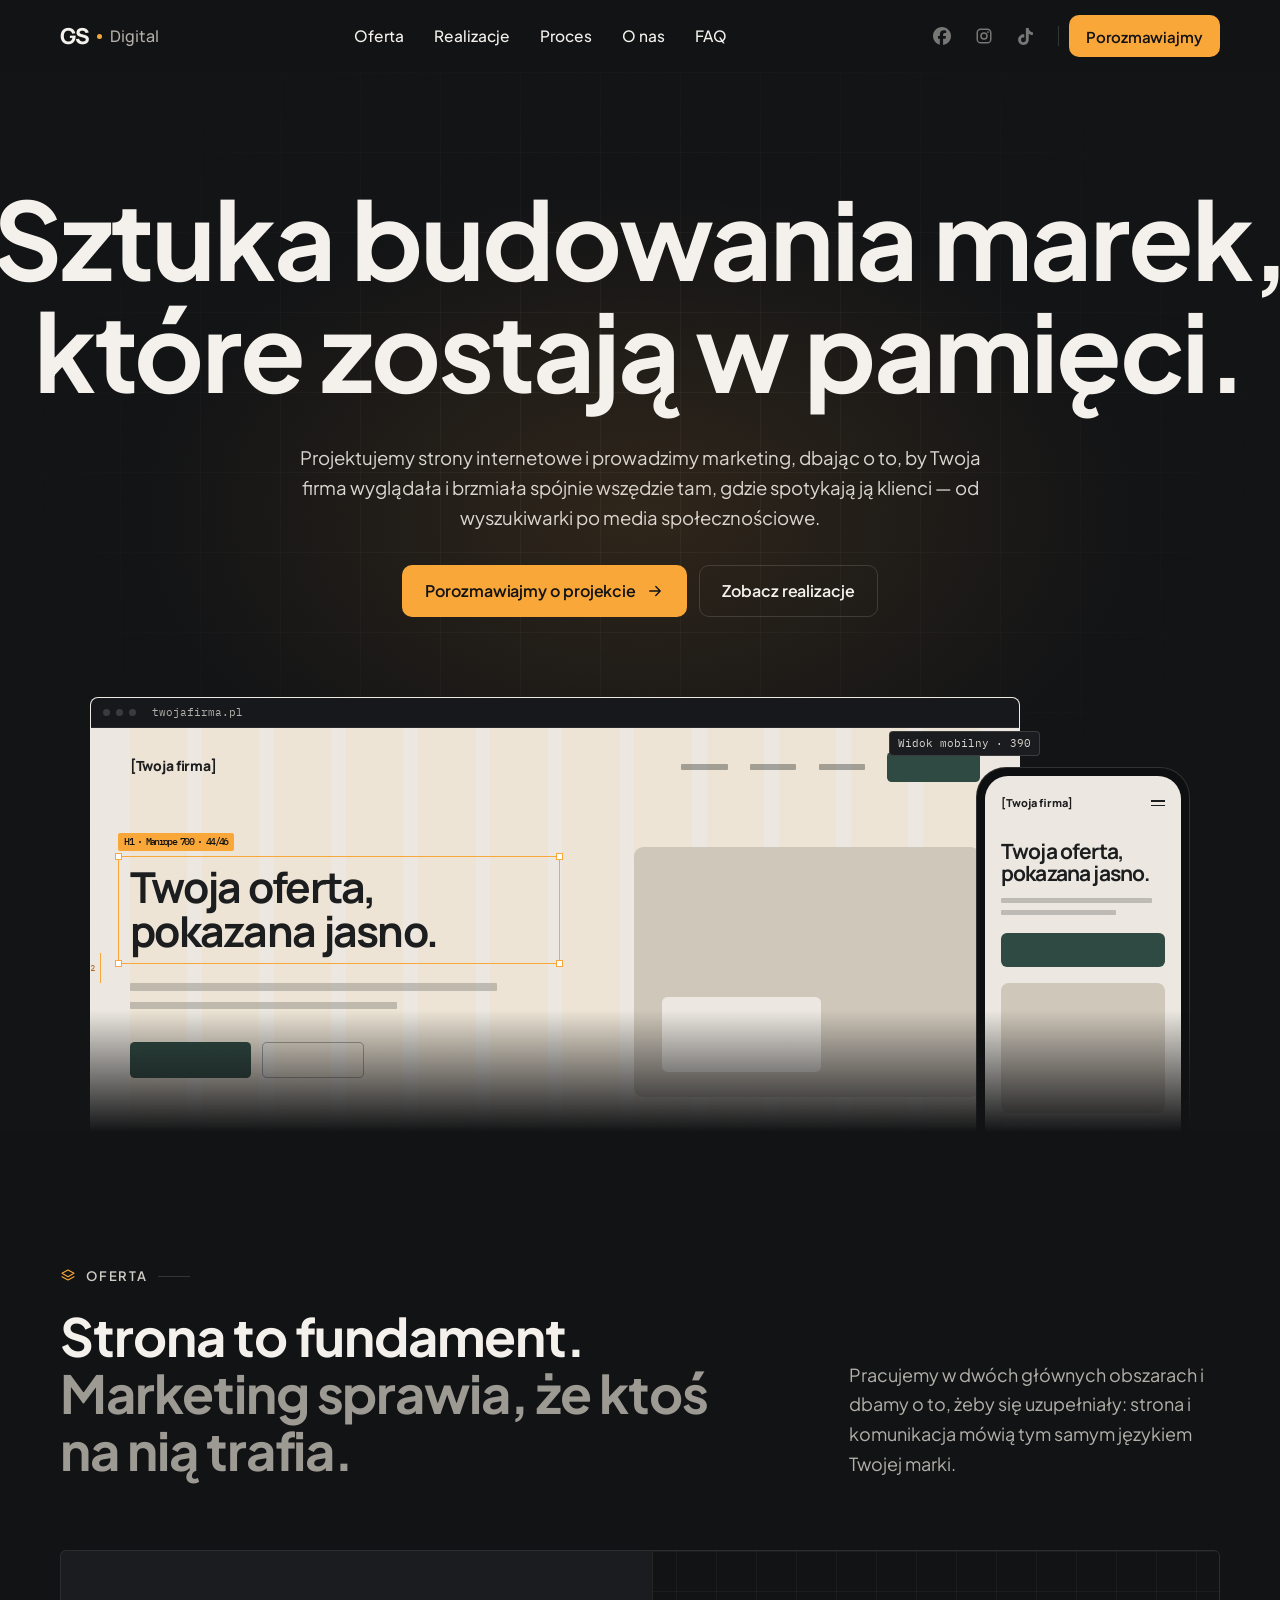
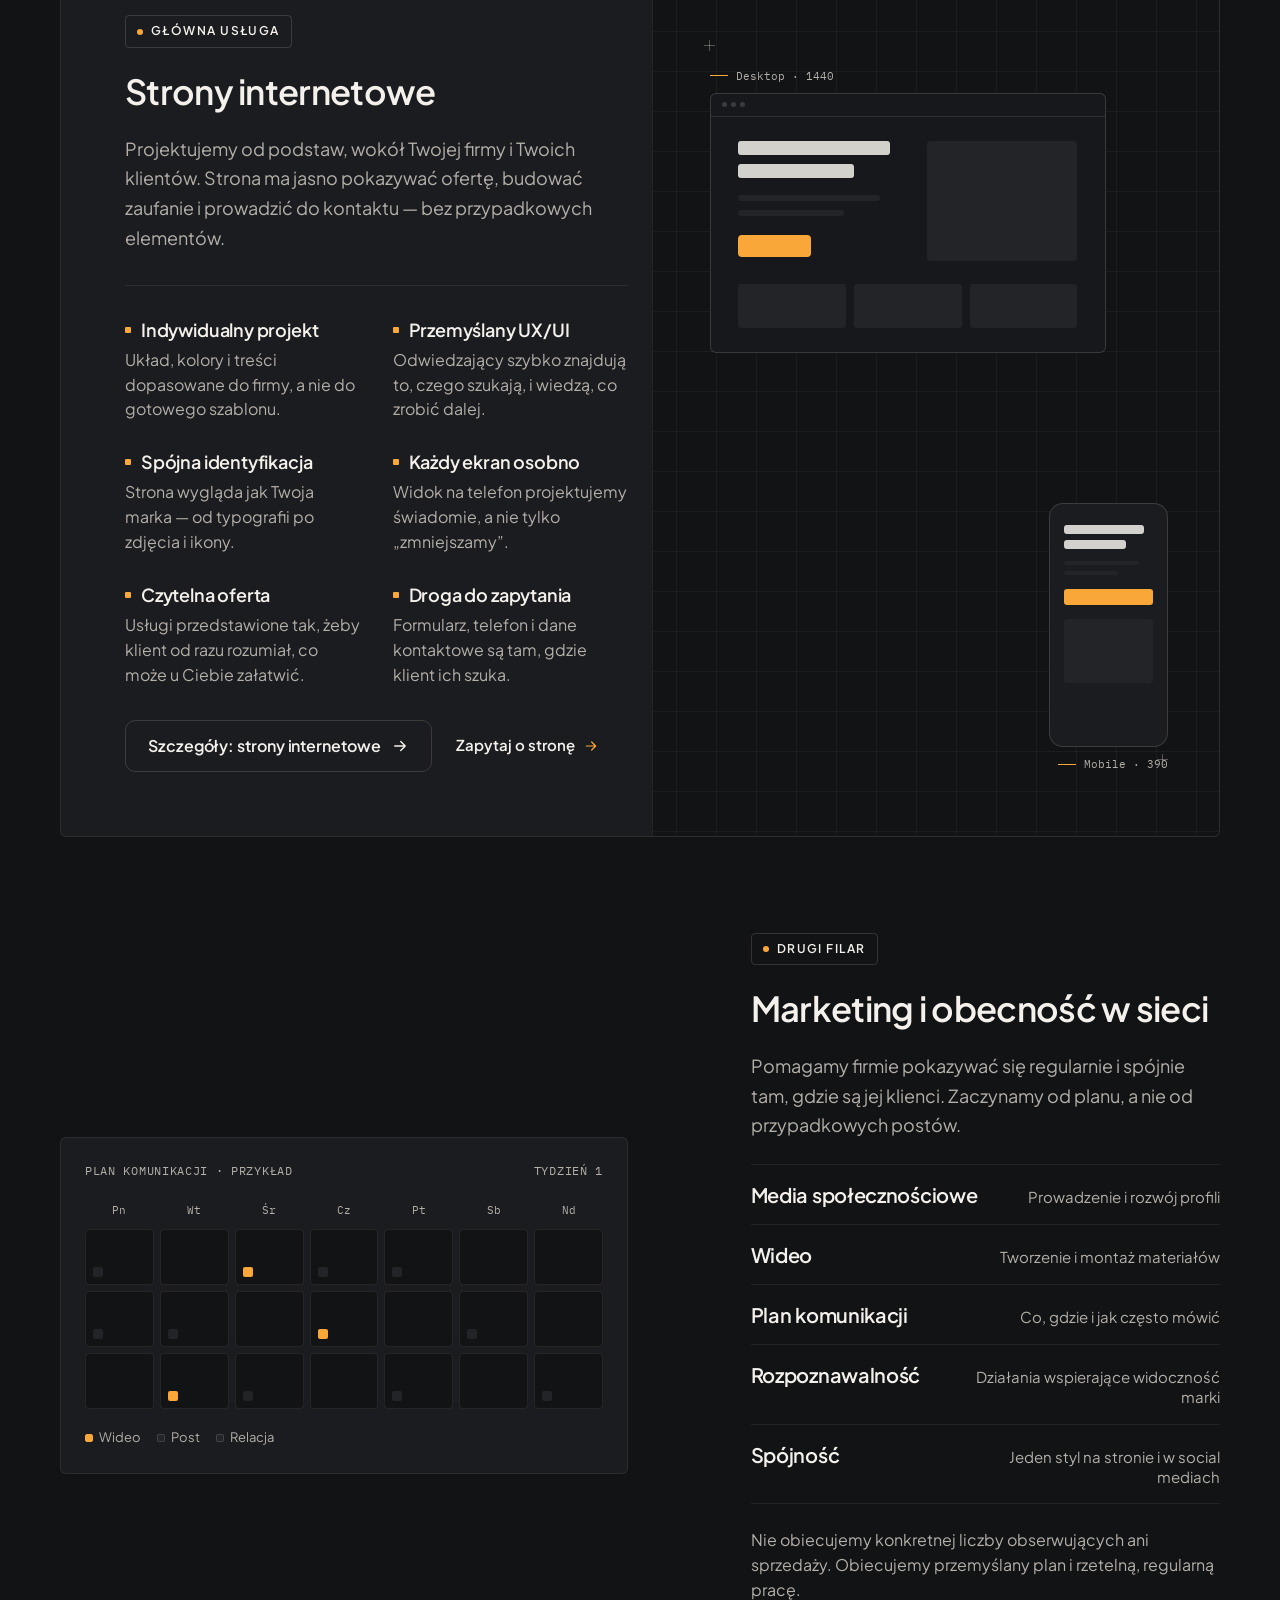
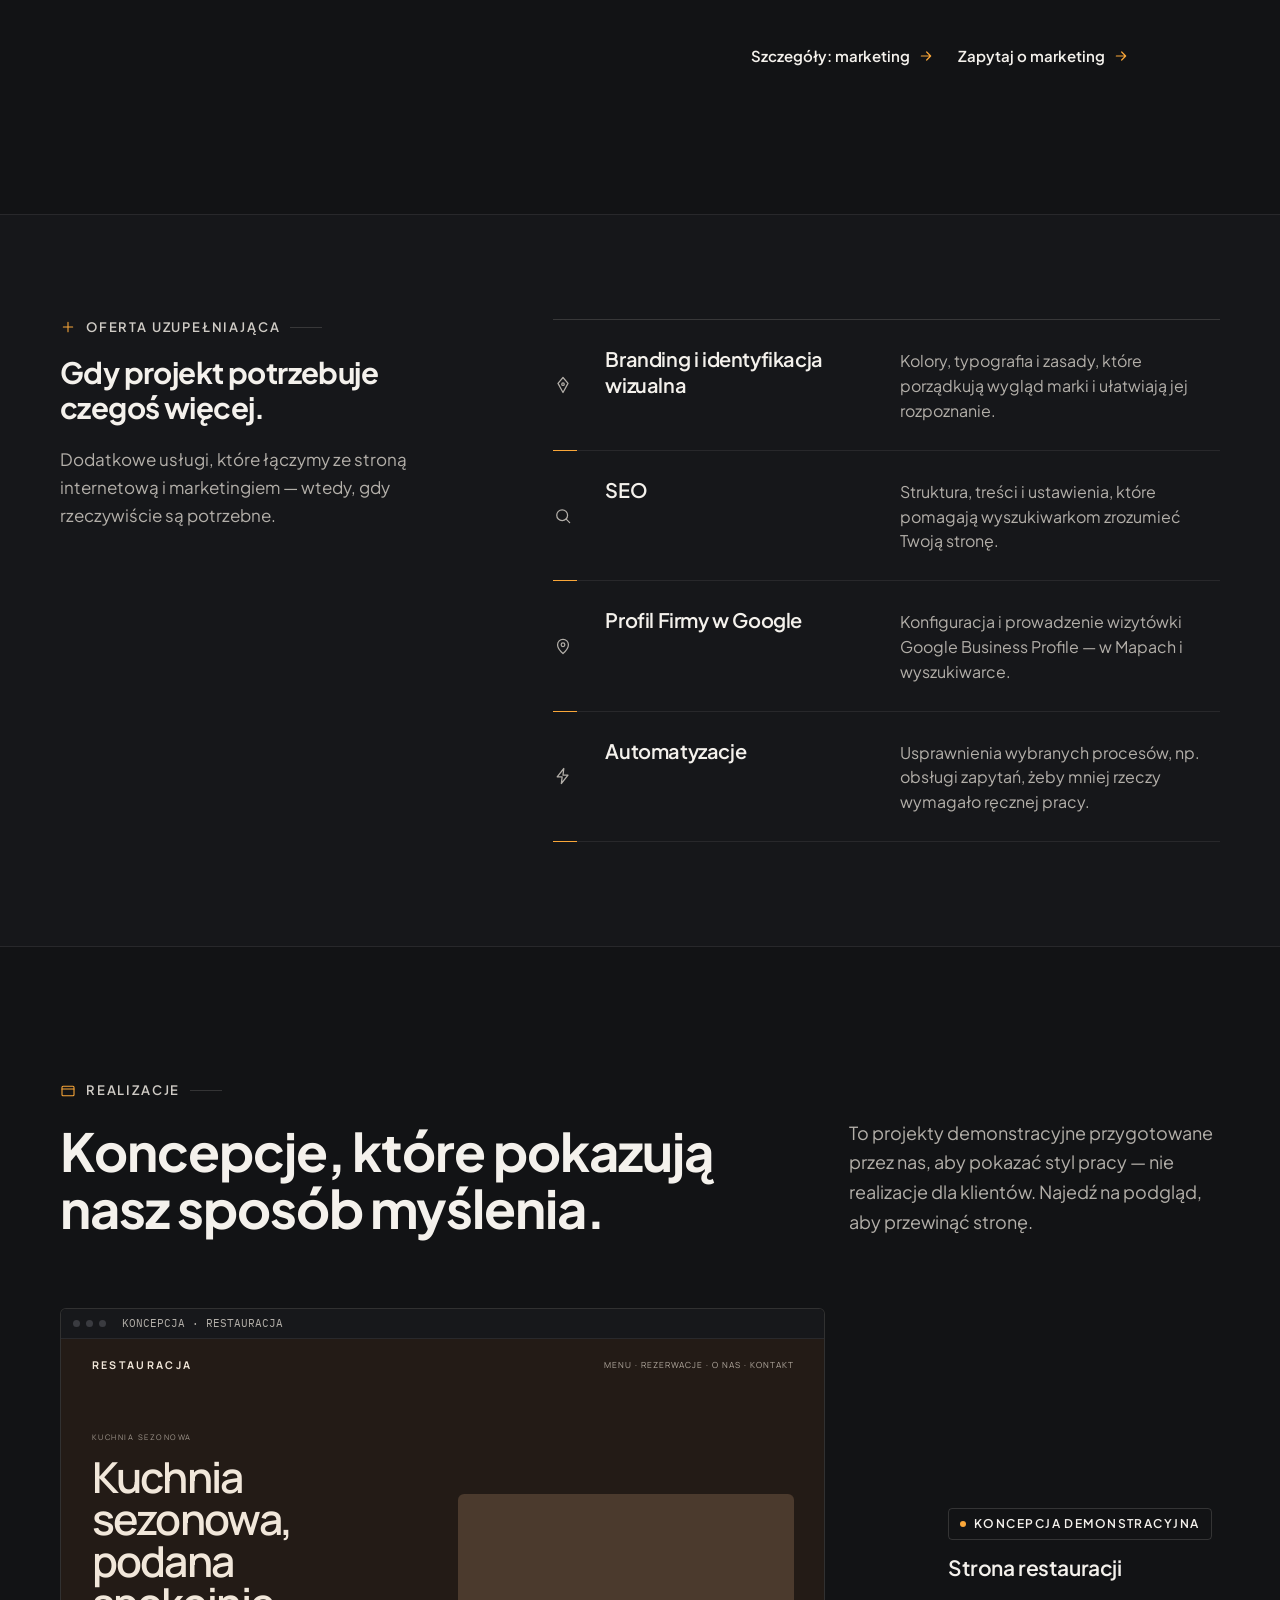
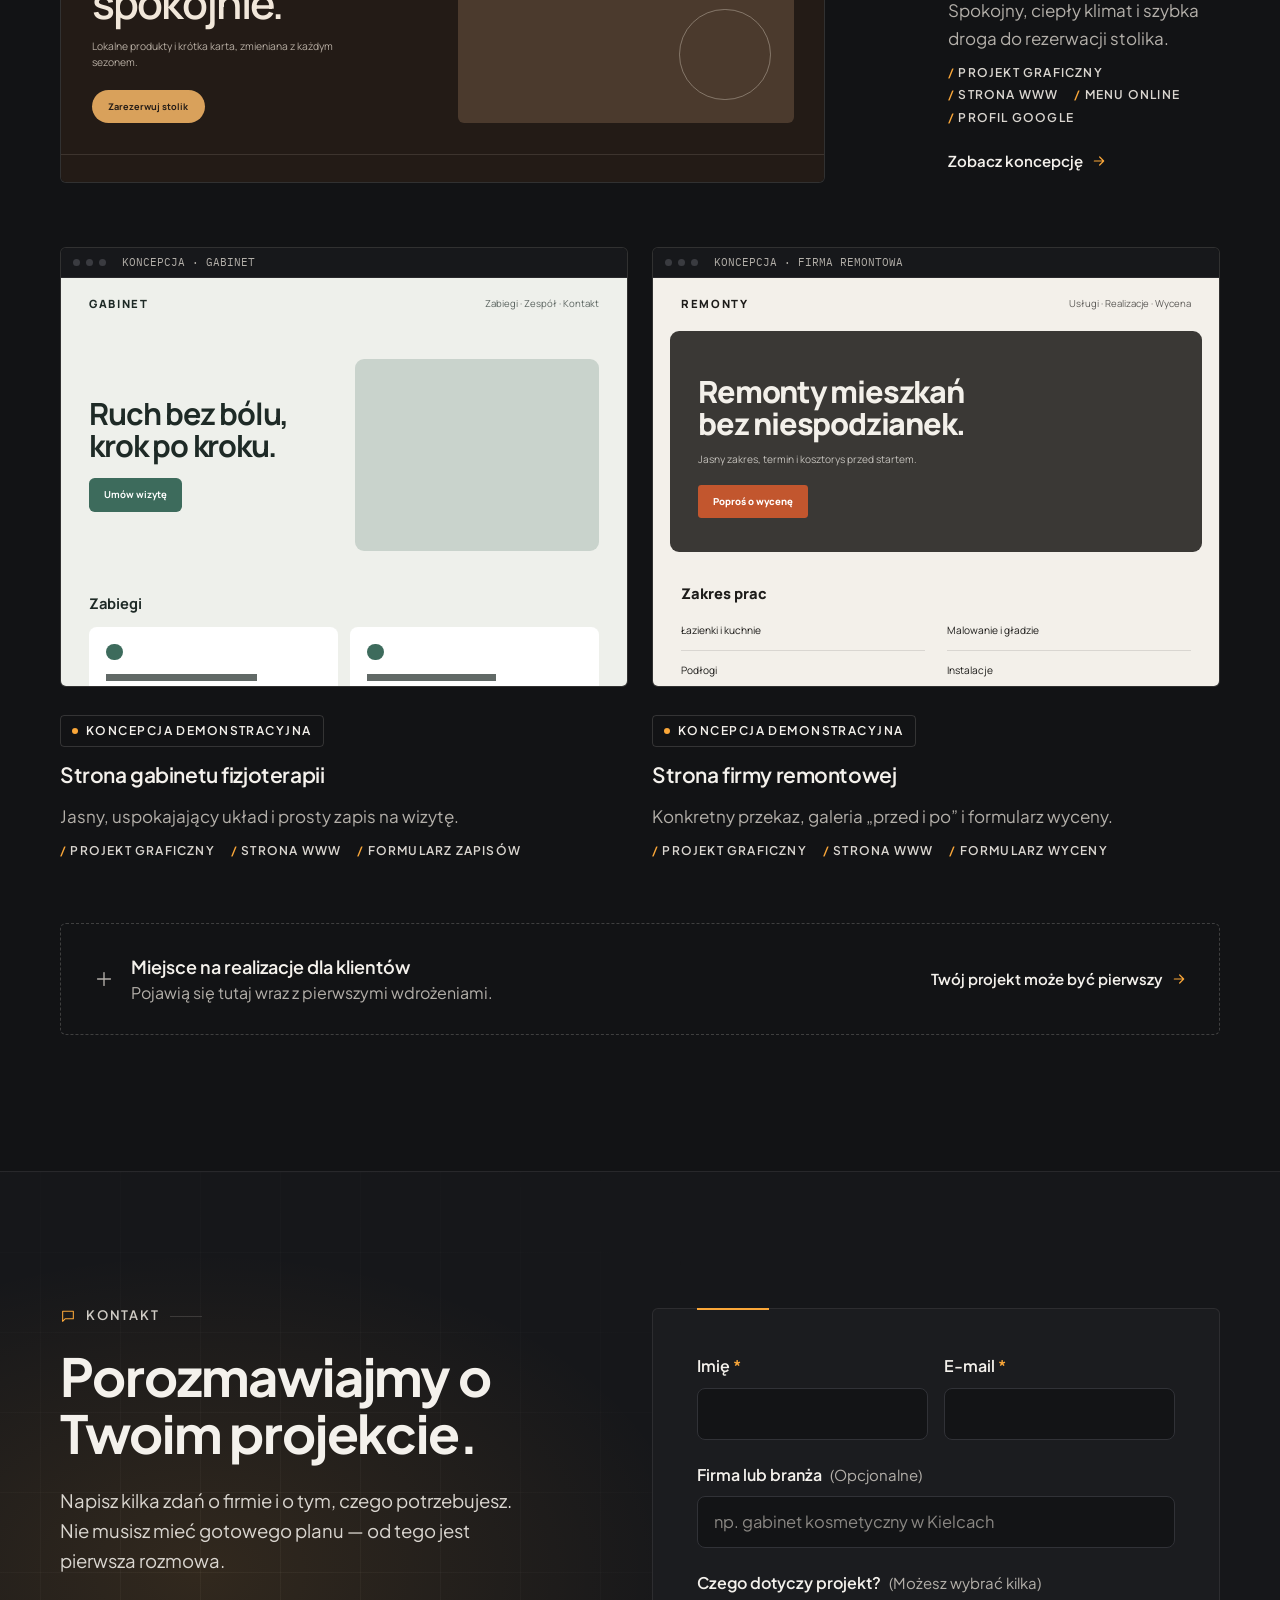
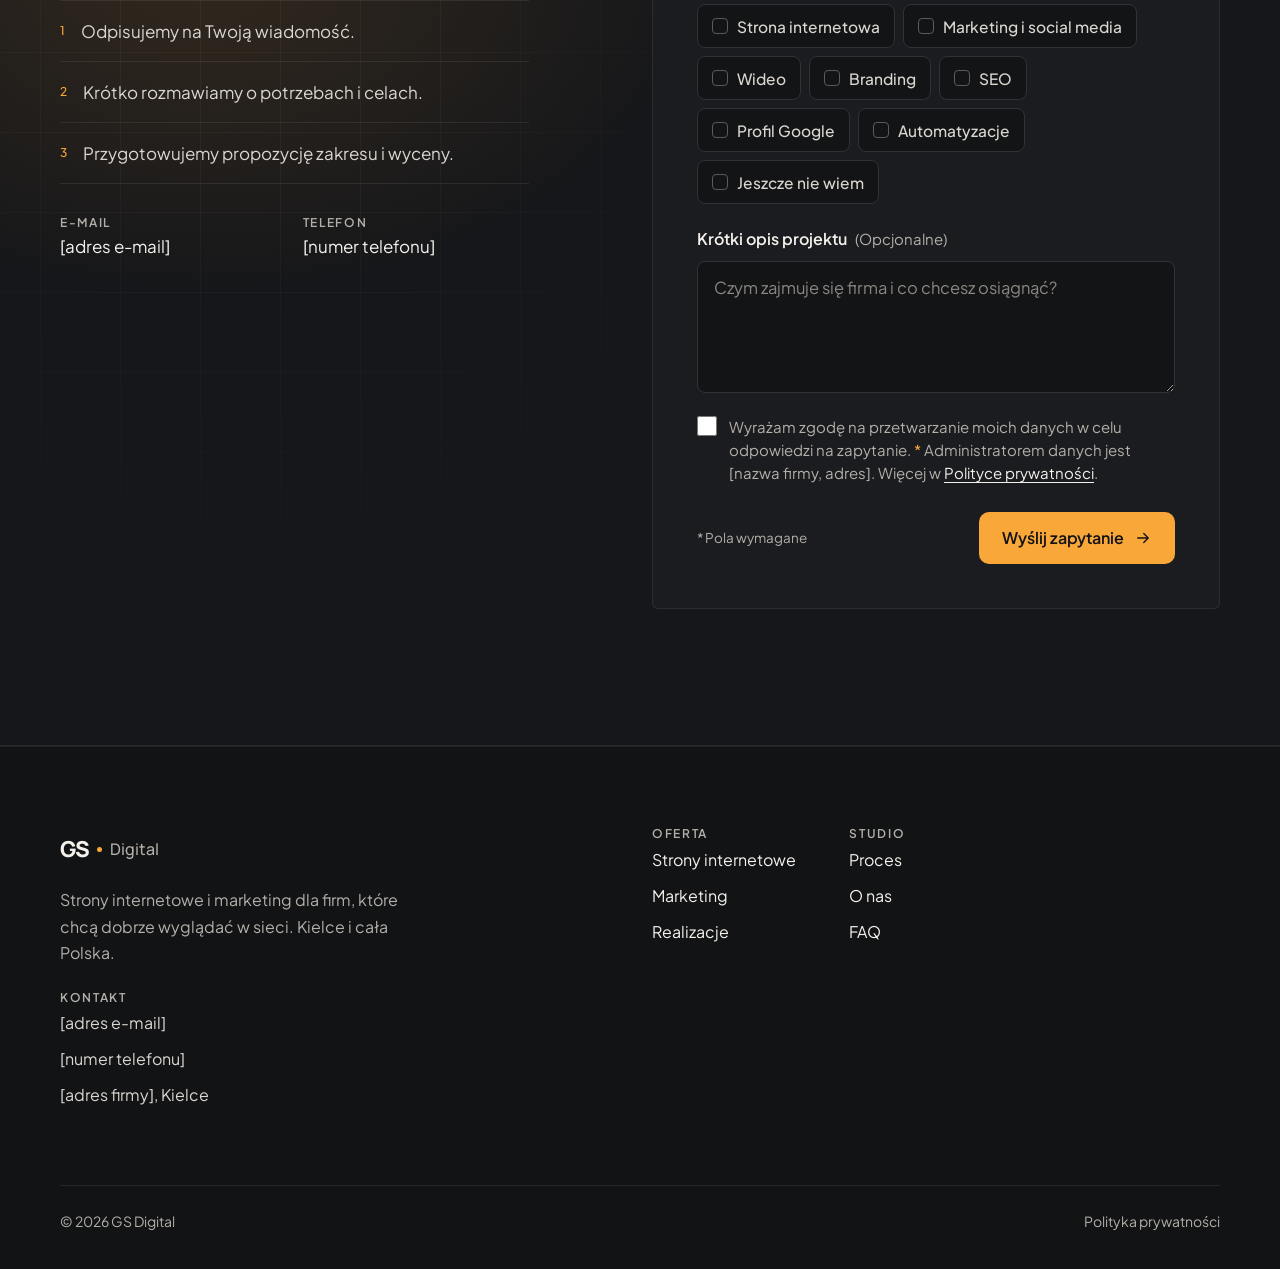
<file: gs-digital-strona_3/index.html>
<!doctype html>
<html lang="pl">
<head>
<meta charset="utf-8">
<meta name="viewport" content="width=device-width, initial-scale=1">
<title>GS Digital — strony internetowe i marketing</title>
<meta name="description" content="GS Digital — strony internetowe i marketing dla firm z Kielc i całej Polski.">
<meta name="theme-color" content="#121315">
<link rel="preconnect" href="https://fonts.googleapis.com">
<link rel="preconnect" href="https://fonts.gstatic.com" crossorigin="anonymous">
<link rel="stylesheet" href="https://fonts.googleapis.com/css2?family=Ms+Madi&amp;family=IBM+Plex+Mono:wght@400;500&amp;family=Manrope:wght@500;800&amp;family=Plus+Jakarta+Sans:wght@400..800&amp;display=swap">
<link rel="stylesheet" href="styles.css">
<script src="script.js" defer></script>
</head>
<body>
<div class="pg" id="top">

<header class="hdr">
<div class="wrap hdr-in">
<a class="logo" href="#top" aria-label="GS Digital — strona główna"><span class="logo-gs">GS</span><span class="logo-dot" aria-hidden="true"></span><span class="logo-d">Digital</span></a>
<nav class="nav" aria-label="Główna nawigacja">
<a href="#oferta">Oferta</a>
<a href="#realizacje">Realizacje</a>
<a href="proces.html">Proces</a>
<a href="o-nas.html">O nas</a>
<a href="faq.html">FAQ</a>
</nav>
<div class="hdr-r">
<ul class="social" aria-label="GS Digital w mediach społecznościowych"><li><a class="soc" data-social="facebook" aria-label="Facebook GS Digital" aria-disabled="true" title="Facebook — profil wkrótce"><svg width="18" height="18" viewBox="0 0 24 24" fill="currentColor" aria-hidden="true" focusable="false"><path d="M9.101 23.691v-7.98H6.627v-3.667h2.474v-1.58c0-4.085 1.848-5.978 5.858-5.978.401 0 .955.042 1.468.103a8.68 8.68 0 0 1 1.141.195v3.325a8.623 8.623 0 0 0-.653-.036 26.805 26.805 0 0 0-.733-.009c-.707 0-1.259.096-1.675.309a1.686 1.686 0 0 0-.679.622c-.258.42-.374.995-.374 1.752v1.297h3.919l-.386 2.103-.287 1.564h-3.246v8.245C19.396 23.238 24 18.179 24 12.044c0-6.627-5.373-12-12-12s-12 5.373-12 12c0 5.628 3.874 10.35 9.101 11.647Z"></path></svg></a></li><li><a class="soc" data-social="instagram" aria-label="Instagram GS Digital" aria-disabled="true" title="Instagram — profil wkrótce"><svg width="18" height="18" viewBox="0 0 24 24" fill="currentColor" aria-hidden="true" focusable="false"><path fill-rule="evenodd" d="M7.5 2h9A5.5 5.5 0 0 1 22 7.5v9a5.5 5.5 0 0 1-5.5 5.5h-9A5.5 5.5 0 0 1 2 16.5v-9A5.5 5.5 0 0 1 7.5 2Zm0 2A3.5 3.5 0 0 0 4 7.5v9A3.5 3.5 0 0 0 7.5 20h9a3.5 3.5 0 0 0 3.5-3.5v-9A3.5 3.5 0 0 0 16.5 4h-9ZM12 7a5 5 0 1 1 0 10 5 5 0 0 1 0-10Zm0 2a3 3 0 1 0 0 6 3 3 0 0 0 0-6Zm5.25-3.5a1.25 1.25 0 1 1 0 2.5 1.25 1.25 0 0 1 0-2.5Z"></path></svg></a></li><li><a class="soc" data-social="tiktok" aria-label="TikTok GS Digital" aria-disabled="true" title="TikTok — profil wkrótce"><svg width="17" height="17" viewBox="0 0 24 24" fill="currentColor" aria-hidden="true" focusable="false"><path d="M12.525.02c1.31-.02 2.61-.01 3.91-.02.08 1.53.63 3.09 1.75 4.17 1.12 1.11 2.7 1.62 4.24 1.79v4.03c-1.44-.05-2.89-.35-4.2-.97-.57-.26-1.1-.59-1.62-.93-.01 2.92.01 5.84-.02 8.75-.08 1.4-.54 2.79-1.35 3.94-1.31 1.92-3.58 3.17-5.91 3.21-1.43.08-2.86-.31-4.08-1.03-2.02-1.19-3.44-3.37-3.65-5.71-.02-.5-.03-1-.01-1.49.18-1.9 1.12-3.72 2.58-4.96 1.66-1.44 3.98-2.13 6.15-1.72.02 1.48-.04 2.96-.04 4.44-.99-.32-2.15-.23-3.02.37-.63.41-1.11 1.04-1.36 1.75-.21.51-.15 1.07-.14 1.61.24 1.64 1.82 3.02 3.5 2.87 1.12-.01 2.19-.66 2.77-1.61.19-.33.4-.67.41-1.06.1-1.79.06-3.57.07-5.36.01-4.03-.01-8.05.02-12.07z"></path></svg></a></li></ul>
<a class="btn btn-ac btn-sm" href="#kontakt">Porozmawiajmy</a>
<button class="burger" type="button" aria-label="Otwórz menu" aria-expanded="false" aria-controls="mmenu">
<svg class="ic-open" width="22" height="22" viewBox="0 0 24 24" fill="none" stroke="currentColor" stroke-width="1.6" stroke-linecap="round" aria-hidden="true"><path d="M4 9h16M4 15h16"></path></svg>
<svg class="ic-close" width="22" height="22" viewBox="0 0 24 24" fill="none" stroke="currentColor" stroke-width="1.6" stroke-linecap="round" aria-hidden="true" hidden><path d="M6 6l12 12M18 6L6 18"></path></svg>
</button>
</div>
</div>
<nav class="mmenu" id="mmenu" aria-label="Menu" hidden>
<a class="ml" href="#oferta">Oferta<svg width="18" height="18" viewBox="0 0 24 24" fill="none" stroke="currentColor" stroke-width="1.6" stroke-linecap="round" stroke-linejoin="round" aria-hidden="true"><path d="M5 12h14M13 6l6 6-6 6"></path></svg></a>
<a class="ml" href="#realizacje">Realizacje<svg width="18" height="18" viewBox="0 0 24 24" fill="none" stroke="currentColor" stroke-width="1.6" stroke-linecap="round" stroke-linejoin="round" aria-hidden="true"><path d="M5 12h14M13 6l6 6-6 6"></path></svg></a>
<a class="ml" href="proces.html">Proces<svg width="18" height="18" viewBox="0 0 24 24" fill="none" stroke="currentColor" stroke-width="1.6" stroke-linecap="round" stroke-linejoin="round" aria-hidden="true"><path d="M5 12h14M13 6l6 6-6 6"></path></svg></a>
<a class="ml" href="o-nas.html">O nas<svg width="18" height="18" viewBox="0 0 24 24" fill="none" stroke="currentColor" stroke-width="1.6" stroke-linecap="round" stroke-linejoin="round" aria-hidden="true"><path d="M5 12h14M13 6l6 6-6 6"></path></svg></a>
<a class="ml" href="faq.html">FAQ<svg width="18" height="18" viewBox="0 0 24 24" fill="none" stroke="currentColor" stroke-width="1.6" stroke-linecap="round" stroke-linejoin="round" aria-hidden="true"><path d="M5 12h14M13 6l6 6-6 6"></path></svg></a>
<a class="btn btn-ac" href="#kontakt">Porozmawiajmy o projekcie</a>
<ul class="social social-m" aria-label="GS Digital w mediach społecznościowych"><li><a class="soc" data-social="facebook" aria-label="Facebook GS Digital" aria-disabled="true" title="Facebook — profil wkrótce"><svg width="18" height="18" viewBox="0 0 24 24" fill="currentColor" aria-hidden="true" focusable="false"><path d="M9.101 23.691v-7.98H6.627v-3.667h2.474v-1.58c0-4.085 1.848-5.978 5.858-5.978.401 0 .955.042 1.468.103a8.68 8.68 0 0 1 1.141.195v3.325a8.623 8.623 0 0 0-.653-.036 26.805 26.805 0 0 0-.733-.009c-.707 0-1.259.096-1.675.309a1.686 1.686 0 0 0-.679.622c-.258.42-.374.995-.374 1.752v1.297h3.919l-.386 2.103-.287 1.564h-3.246v8.245C19.396 23.238 24 18.179 24 12.044c0-6.627-5.373-12-12-12s-12 5.373-12 12c0 5.628 3.874 10.35 9.101 11.647Z"></path></svg></a></li><li><a class="soc" data-social="instagram" aria-label="Instagram GS Digital" aria-disabled="true" title="Instagram — profil wkrótce"><svg width="18" height="18" viewBox="0 0 24 24" fill="currentColor" aria-hidden="true" focusable="false"><path fill-rule="evenodd" d="M7.5 2h9A5.5 5.5 0 0 1 22 7.5v9a5.5 5.5 0 0 1-5.5 5.5h-9A5.5 5.5 0 0 1 2 16.5v-9A5.5 5.5 0 0 1 7.5 2Zm0 2A3.5 3.5 0 0 0 4 7.5v9A3.5 3.5 0 0 0 7.5 20h9a3.5 3.5 0 0 0 3.5-3.5v-9A3.5 3.5 0 0 0 16.5 4h-9ZM12 7a5 5 0 1 1 0 10 5 5 0 0 1 0-10Zm0 2a3 3 0 1 0 0 6 3 3 0 0 0 0-6Zm5.25-3.5a1.25 1.25 0 1 1 0 2.5 1.25 1.25 0 0 1 0-2.5Z"></path></svg></a></li><li><a class="soc" data-social="tiktok" aria-label="TikTok GS Digital" aria-disabled="true" title="TikTok — profil wkrótce"><svg width="17" height="17" viewBox="0 0 24 24" fill="currentColor" aria-hidden="true" focusable="false"><path d="M12.525.02c1.31-.02 2.61-.01 3.91-.02.08 1.53.63 3.09 1.75 4.17 1.12 1.11 2.7 1.62 4.24 1.79v4.03c-1.44-.05-2.89-.35-4.2-.97-.57-.26-1.1-.59-1.62-.93-.01 2.92.01 5.84-.02 8.75-.08 1.4-.54 2.79-1.35 3.94-1.31 1.92-3.58 3.17-5.91 3.21-1.43.08-2.86-.31-4.08-1.03-2.02-1.19-3.44-3.37-3.65-5.71-.02-.5-.03-1-.01-1.49.18-1.9 1.12-3.72 2.58-4.96 1.66-1.44 3.98-2.13 6.15-1.72.02 1.48-.04 2.96-.04 4.44-.99-.32-2.15-.23-3.02.37-.63.41-1.11 1.04-1.36 1.75-.21.51-.15 1.07-.14 1.61.24 1.64 1.82 3.02 3.5 2.87 1.12-.01 2.19-.66 2.77-1.61.19-.33.4-.67.41-1.06.1-1.79.06-3.57.07-5.36.01-4.03-.01-8.05.02-12.07z"></path></svg></a></li></ul>
</nav>
</header>

<main>

<!-- HERO -->
<section class="hero" aria-labelledby="h-hero">
<div class="tex-grid" aria-hidden="true"></div>
<div class="glow drift" aria-hidden="true" style="left: 50%; top: 120px; margin-left: -500px"></div>
<svg class="noise" aria-hidden="true"><filter id="nz"><feTurbulence type="fractalNoise" baseFrequency="0.85" numOctaves="2" stitchTiles="stitch"></feTurbulence></filter><rect width="100%" height="100%" filter="url(#nz)"></rect></svg>
<div class="wrap hero-in">
<h1 class="script ha" id="h-hero">Sztuka budowania<br class="br-m"> marek,<br class="br-d"> które<br class="br-m"> zostają w pamięci.</h1>
<p class="lead ha d1">Projektujemy strony internetowe i prowadzimy marketing, dbając o to, by Twoja firma wyglądała i brzmiała spójnie wszędzie tam, gdzie spotykają ją klienci — od wyszukiwarki po media społecznościowe.</p>
<div class="ctas ha d2">
<a class="btn btn-ac" href="#kontakt">Porozmawiajmy o projekcie <svg class="arr" width="18" height="18" viewBox="0 0 24 24" fill="none" stroke="currentColor" stroke-width="1.8" stroke-linecap="round" stroke-linejoin="round" aria-hidden="true"><path d="M5 12h14M13 6l6 6-6 6"></path></svg></a>
<a class="btn btn-gh" href="#realizacje">Zobacz realizacje</a>
</div>
</div>

<div class="wrap">
<div class="stage ha d3" aria-hidden="true">
<div class="bf">
<div class="sbar"><i></i><i></i><i></i><span>twojafirma.pl</span></div>
<div style="position: relative; padding: 2.6cqi 4.2cqi; color: #1C1D1F; font-family: Manrope, sans-serif">
<div style="position: absolute; top: 0; bottom: 0; left: 4.2cqi; right: 4.2cqi; display: grid; grid-template-columns: repeat(12, minmax(0, 1fr)); gap: 1.6cqi; pointer-events: none"><i style="background: rgba(250,167,57,0.07)"></i><i style="background: rgba(250,167,57,0.07)"></i><i style="background: rgba(250,167,57,0.07)"></i><i style="background: rgba(250,167,57,0.07)"></i><i style="background: rgba(250,167,57,0.07)"></i><i style="background: rgba(250,167,57,0.07)"></i><i style="background: rgba(250,167,57,0.07)"></i><i style="background: rgba(250,167,57,0.07)"></i><i style="background: rgba(250,167,57,0.07)"></i><i style="background: rgba(250,167,57,0.07)"></i><i style="background: rgba(250,167,57,0.07)"></i><i style="background: rgba(250,167,57,0.07)"></i></div>
<div style="position: relative; display: flex; justify-content: space-between; align-items: center"><span style="font-weight: 800; font-size: 1.5cqi; letter-spacing: -0.02em">[Twoja firma]</span><span style="display: flex; gap: 2.4cqi; align-items: center"><i style="width: 5cqi; height: 0.55cqi; background: #1C1D1F; opacity: 0.35; border-radius: 1px"></i><i style="width: 5cqi; height: 0.55cqi; background: #1C1D1F; opacity: 0.35; border-radius: 1px"></i><i style="width: 5cqi; height: 0.55cqi; background: #1C1D1F; opacity: 0.35; border-radius: 1px"></i><i style="width: 10cqi; height: 3.2cqi; background: #2F4A42; border-radius: 0.5cqi"></i></span></div>
<div style="position: relative; display: grid; grid-template-columns: repeat(12, minmax(0, 1fr)); gap: 1.6cqi; margin-top: 7cqi; align-items: center">
<div style="grid-column: span 6">
<div style="position: relative; font-size: 4.6cqi; line-height: 1.02; font-weight: 700; letter-spacing: -0.04em">Twoja oferta,<br>pokazana jasno.<span class="sel"><b></b><b></b><b></b><b></b><span class="anno">H1 · Manrope 700 · 44/46</span></span></div>
<div style="position: relative; margin-top: 3.2cqi"><span class="redl" style="top: -3.2cqi; height: 3.2cqi"><span>32</span></span><i style="display: block; width: 88%; height: 0.8cqi; background: #1C1D1F; opacity: 0.22; border-radius: 1px"></i><i style="display: block; width: 64%; height: 0.8cqi; margin-top: 1.2cqi; background: #1C1D1F; opacity: 0.22; border-radius: 1px"></i></div>
<div style="display: flex; gap: 1.2cqi; margin-top: 3.6cqi"><i style="width: 13cqi; height: 3.8cqi; background: #2F4A42; border-radius: 0.5cqi"></i><i style="width: 11cqi; height: 3.8cqi; border: 1px solid rgba(28,29,31,0.35); border-radius: 0.5cqi"></i></div>
</div>
<div style="grid-column: 8 / span 5; height: 27cqi; border-radius: 1cqi; background: #CFC7BA; position: relative; overflow: hidden"><i style="position: absolute; left: 8%; bottom: 10%; width: 46%; height: 30%; border-radius: 0.6cqi; background: #ECE8E1"></i></div>
</div>
<div style="position: relative; display: grid; grid-template-columns: repeat(3, minmax(0, 1fr)); gap: 1.6cqi; margin-top: 5cqi"><i style="height: 12cqi; border-radius: 0.8cqi; background: #FFFFFF"></i><i style="height: 12cqi; border-radius: 0.8cqi; background: #FFFFFF"></i><i style="height: 12cqi; border-radius: 0.8cqi; background: #FFFFFF"></i></div>
</div>
</div>
<div class="pf">
<div class="pf-s" style="font-family: Manrope, sans-serif; padding: 18px 16px">
<div style="display: flex; justify-content: space-between; align-items: center"><span style="font-weight: 800; font-size: 11px">[Twoja firma]</span><span style="display: flex; flex-direction: column; gap: 3px"><i style="display: block; width: 14px; height: 1.5px; background: #1C1D1F"></i><i style="display: block; width: 14px; height: 1.5px; background: #1C1D1F"></i></span></div>
<div style="margin-top: 28px; font-size: 21px; line-height: 1.05; font-weight: 700; letter-spacing: -0.04em">Twoja oferta, pokazana jasno.</div>
<i style="display: block; width: 92%; height: 5px; margin-top: 14px; background: #1C1D1F; opacity: 0.22; border-radius: 1px"></i>
<i style="display: block; width: 70%; height: 5px; margin-top: 7px; background: #1C1D1F; opacity: 0.22; border-radius: 1px"></i>
<i style="display: block; width: 100%; height: 34px; margin-top: 18px; background: #2F4A42; border-radius: 6px"></i>
<i style="display: block; width: 100%; height: 130px; margin-top: 16px; background: #CFC7BA; border-radius: 8px"></i>
<i style="display: block; width: 100%; height: 60px; margin-top: 10px; background: #FFFFFF; border-radius: 8px"></i>
</div>
</div>
<span class="chip-f" style="right: 150px; top: 34px">Widok mobilny · 390</span>
</div>
</div>
</section>

<!-- OFERTA -->
<section class="sec" id="oferta" aria-labelledby="h-oferta">
<div class="wrap">
<div class="sec-head">
<div class="t rv"><p class="mark"><svg width="16" height="16" viewBox="0 0 24 24" fill="none" stroke="currentColor" stroke-width="1.6" stroke-linecap="round" stroke-linejoin="round" aria-hidden="true"><path d="M12 3l9 5-9 5-9-5z"></path><path d="M3 13l9 5 9-5"></path></svg>Oferta</p><h2 class="h2" id="h-oferta">Strona to fundament.<br><span class="soft">Marketing sprawia, że ktoś na nią trafia.</span></h2></div>
<p class="d rv d1">Pracujemy w dwóch głównych obszarach i dbamy o to, żeby się uzupełniały: strona i komunikacja mówią tym samym językiem Twojej marki.</p>
</div>

<article class="p-web rv" aria-labelledby="h-www">
<div class="txt">
<span class="tag"><i></i>Główna usługa</span>
<h3 class="h3" id="h-www">Strony internetowe</h3>
<p class="body">Projektujemy od podstaw, wokół Twojej firmy i Twoich klientów. Strona ma jasno pokazywać ofertę, budować zaufanie i prowadzić do kontaktu — bez przypadkowych elementów.</p>
<div class="feats">
<div class="feat"><h3>Indywidualny projekt</h3><p>Układ, kolory i treści dopasowane do firmy, a nie do gotowego szablonu.</p></div>
<div class="feat"><h3>Przemyślany UX/UI</h3><p>Odwiedzający szybko znajdują to, czego szukają, i wiedzą, co zrobić dalej.</p></div>
<div class="feat"><h3>Spójna identyfikacja</h3><p>Strona wygląda jak Twoja marka — od typografii po zdjęcia i ikony.</p></div>
<div class="feat"><h3>Każdy ekran osobno</h3><p>Widok na telefon projektujemy świadomie, a nie tylko „zmniejszamy”.</p></div>
<div class="feat"><h3>Czytelna oferta</h3><p>Usługi przedstawione tak, żeby klient od razu rozumiał, co może u Ciebie załatwić.</p></div>
<div class="feat"><h3>Droga do zapytania</h3><p>Formularz, telefon i dane kontaktowe są tam, gdzie klient ich szuka.</p></div>
</div>
<div class="actions">
<a class="btn btn-gh" href="strony.html">Szczegóły: strony internetowe <svg class="arr" width="18" height="18" viewBox="0 0 24 24" fill="none" stroke="currentColor" stroke-width="1.8" stroke-linecap="round" stroke-linejoin="round" aria-hidden="true"><path d="M5 12h14M13 6l6 6-6 6"></path></svg></a>
<a class="link" href="#kontakt" data-ask="www">Zapytaj o stronę <svg class="arr" width="16" height="16" viewBox="0 0 24 24" fill="none" stroke="currentColor" stroke-width="1.8" stroke-linecap="round" stroke-linejoin="round" aria-hidden="true"><path d="M5 12h14M13 6l6 6-6 6"></path></svg></a>
</div>
</div>
<div class="vis" aria-hidden="true">
<div class="tex-grid" style="-webkit-mask-image: none; mask-image: none; background-size: 40px 40px"></div>
<span class="cross" style="left: 9%; top: 10%"></span><span class="cross" style="right: 9%; bottom: 8%"></span>
<div class="wire" style="left: 10%; top: 16%; width: 70%; aspect-ratio: 16 / 10.5">
<div style="height: 9%; border-bottom: 1px solid rgba(244,241,236,0.1); display: flex; align-items: center; gap: 4px; padding: 0 3%"><i style="width: 5px; height: 5px; border-radius: 50%; background: #3A3B40"></i><i style="width: 5px; height: 5px; border-radius: 50%; background: #3A3B40"></i><i style="width: 5px; height: 5px; border-radius: 50%; background: #3A3B40"></i></div>
<div style="padding: 6% 7%; display: grid; grid-template-columns: 1.1fr 1fr; gap: 7%">
<div style="display: flex; flex-direction: column; gap: 9px"><i class="wb" style="height: 14px; width: 92%; background: #F4F1EC; opacity: 0.85"></i><i class="wb" style="height: 14px; width: 70%; background: #F4F1EC; opacity: 0.85"></i><i class="wb" style="height: 6px; width: 86%; margin-top: 8px"></i><i class="wb" style="height: 6px; width: 64%"></i><i style="height: 22px; width: 44%; margin-top: 10px; border-radius: 4px; background: #FAA739"></i></div>
<i class="wb" style="height: 100%; min-height: 120px; border-radius: 4px"></i>
</div>
<div style="padding: 0 7%; display: grid; grid-template-columns: repeat(3, minmax(0, 1fr)); gap: 8px"><i class="wb" style="height: 44px"></i><i class="wb" style="height: 44px"></i><i class="wb" style="height: 44px"></i></div>
</div>
<div class="wire" style="right: 9%; bottom: 10%; width: 21%; aspect-ratio: 9 / 18.5; border-radius: 14px; background: #1B1C1F">
<div style="padding: 18% 12%; display: flex; flex-direction: column; gap: 6px"><i class="wb" style="height: 9px; width: 90%; background: #F4F1EC; opacity: 0.85"></i><i class="wb" style="height: 9px; width: 70%; background: #F4F1EC; opacity: 0.85"></i><i class="wb" style="height: 4px; width: 84%; margin-top: 6px"></i><i class="wb" style="height: 4px; width: 60%"></i><i style="height: 16px; width: 100%; margin-top: 8px; border-radius: 3px; background: #FAA739"></i><i class="wb" style="height: 64px; margin-top: 8px"></i></div>
</div>
<span class="wcap" style="left: 10%; top: calc(16% - 26px)">Desktop · 1440</span>
<span class="wcap" style="right: 9%; bottom: calc(10% - 26px)">Mobile · 390</span>
</div>
</article>

<article class="p-mkt" aria-labelledby="h-mkt">
<div class="vis rv" aria-hidden="true">
<div class="cal">
<div class="cal-h"><span>Plan komunikacji · przykład</span><span>Tydzień 1</span></div>
<div class="cal-g">
<span class="cal-d">Pn</span><span class="cal-d">Wt</span><span class="cal-d">Śr</span><span class="cal-d">Cz</span><span class="cal-d">Pt</span><span class="cal-d">Sb</span><span class="cal-d">Nd</span>
<div class="cal-c"><span class="fx">Post</span></div><div class="cal-c"></div><div class="cal-c"><span class="fx ac">Wideo</span></div><div class="cal-c"><span class="fx">Relacja</span></div><div class="cal-c"><span class="fx">Post</span></div><div class="cal-c"></div><div class="cal-c"></div>
<div class="cal-c"><span class="fx">Relacja</span></div><div class="cal-c"><span class="fx">Post</span></div><div class="cal-c"></div><div class="cal-c"><span class="fx ac">Wideo</span></div><div class="cal-c"></div><div class="cal-c"><span class="fx">Relacja</span></div><div class="cal-c"></div>
<div class="cal-c"></div><div class="cal-c"><span class="fx ac">Wideo</span></div><div class="cal-c"><span class="fx">Post</span></div><div class="cal-c"></div><div class="cal-c"><span class="fx">Relacja</span></div><div class="cal-c"></div><div class="cal-c"><span class="fx">Post</span></div>
</div>
<div class="cal-l"><span><i class="ac"></i>Wideo</span><span><i></i>Post</span><span><i></i>Relacja</span></div>
</div>
</div>
<div class="txt rv d1">
<span class="tag"><i></i>Drugi filar</span>
<h3 class="h3" id="h-mkt">Marketing i obecność w sieci</h3>
<p class="body">Pomagamy firmie pokazywać się regularnie i spójnie tam, gdzie są jej klienci. Zaczynamy od planu, a nie od przypadkowych postów.</p>
<ul class="mlist">
<li>Media społecznościowe<span>Prowadzenie i rozwój profili</span></li>
<li>Wideo<span>Tworzenie i montaż materiałów</span></li>
<li>Plan komunikacji<span>Co, gdzie i jak często mówić</span></li>
<li>Rozpoznawalność<span>Działania wspierające widoczność marki</span></li>
<li>Spójność<span>Jeden styl na stronie i w social mediach</span></li>
</ul>
<p class="small">Nie obiecujemy konkretnej liczby obserwujących ani sprzedaży. Obiecujemy przemyślany plan i rzetelną, regularną pracę.</p>
<div class="actions">
<a class="link" href="marketing.html">Szczegóły: marketing <svg class="arr" width="16" height="16" viewBox="0 0 24 24" fill="none" stroke="currentColor" stroke-width="1.8" stroke-linecap="round" stroke-linejoin="round" aria-hidden="true"><path d="M5 12h14M13 6l6 6-6 6"></path></svg></a>
<a class="link" href="#kontakt" data-ask="mkt">Zapytaj o marketing <svg class="arr" width="16" height="16" viewBox="0 0 24 24" fill="none" stroke="currentColor" stroke-width="1.8" stroke-linecap="round" stroke-linejoin="round" aria-hidden="true"><path d="M5 12h14M13 6l6 6-6 6"></path></svg></a>
</div>
</div>
</article>
</div>
</section>

<!-- OFERTA UZUPEŁNIAJĄCA -->
<section class="sec-sm sec-alt" aria-labelledby="h-extra">
<div class="wrap x-grid">
<div class="x-head rv">
<p class="mark"><svg width="16" height="16" viewBox="0 0 24 24" fill="none" stroke="currentColor" stroke-width="1.6" stroke-linecap="round" stroke-linejoin="round" aria-hidden="true"><path d="M12 5v14M5 12h14"></path></svg>Oferta uzupełniająca</p>
<h2 class="x-title" id="h-extra">Gdy projekt potrzebuje czegoś więcej.</h2>
<p class="body">Dodatkowe usługi, które łączymy ze stroną internetową i marketingiem — wtedy, gdy rzeczywiście są potrzebne.</p>
</div>
<ul class="x-list rv d1">
<li class="x-row"><span class="x-ic"><svg width="20" height="20" viewBox="0 0 24 24" fill="none" stroke="currentColor" stroke-width="1.5" stroke-linecap="round" stroke-linejoin="round" aria-hidden="true"><path d="M12 3l6 7-6 11-6-11z"></path><circle cx="12" cy="11" r="1.5"></circle></svg></span><h3 class="x-name">Branding i identyfikacja wizualna</h3><p class="x-desc">Kolory, typografia i zasady, które porządkują wygląd marki i ułatwiają jej rozpoznanie.</p></li>
<li class="x-row"><span class="x-ic"><svg width="20" height="20" viewBox="0 0 24 24" fill="none" stroke="currentColor" stroke-width="1.5" stroke-linecap="round" stroke-linejoin="round" aria-hidden="true"><circle cx="11" cy="11" r="6.5"></circle><path d="M20 20l-4.2-4.2"></path></svg></span><h3 class="x-name">SEO</h3><p class="x-desc">Struktura, treści i ustawienia, które pomagają wyszukiwarkom zrozumieć Twoją stronę.</p></li>
<li class="x-row"><span class="x-ic"><svg width="20" height="20" viewBox="0 0 24 24" fill="none" stroke="currentColor" stroke-width="1.5" stroke-linecap="round" stroke-linejoin="round" aria-hidden="true"><path d="M12 21s-6.5-5.6-6.5-10.5a6.5 6.5 0 0 1 13 0C18.5 15.4 12 21 12 21z"></path><circle cx="12" cy="10.5" r="2.2"></circle></svg></span><h3 class="x-name">Profil Firmy w Google</h3><p class="x-desc">Konfiguracja i prowadzenie wizytówki Google Business Profile — w Mapach i wyszukiwarce.</p></li>
<li class="x-row"><span class="x-ic"><svg width="20" height="20" viewBox="0 0 24 24" fill="none" stroke="currentColor" stroke-width="1.5" stroke-linecap="round" stroke-linejoin="round" aria-hidden="true"><path d="M13 3L5 13h6l-1 8 8-10h-6z"></path></svg></span><h3 class="x-name">Automatyzacje</h3><p class="x-desc">Usprawnienia wybranych procesów, np. obsługi zapytań, żeby mniej rzeczy wymagało ręcznej pracy.</p></li>
</ul>
</div>
</section>

<!-- REALIZACJE -->
<section class="sec" id="realizacje" aria-labelledby="h-real">
<div class="wrap">
<div class="sec-head">
<div class="t rv"><p class="mark"><svg width="16" height="16" viewBox="0 0 24 24" fill="none" stroke="currentColor" stroke-width="1.6" stroke-linecap="round" stroke-linejoin="round" aria-hidden="true"><rect x="3" y="5" width="18" height="14" rx="1.5"></rect><path d="M3 9h18"></path></svg>Realizacje</p><h2 class="h2" id="h-real">Koncepcje, które pokazują nasz sposób myślenia.</h2></div>
<p class="d rv d1">To projekty demonstracyjne przygotowane przez nas, aby pokazać styl pracy — nie realizacje dla klientów. Najedź na podgląd, aby przewinąć stronę.</p>
</div>
<div class="works">

<article class="w-lg work rv" aria-labelledby="h-w1">
<div class="shot" aria-hidden="true">
<div class="sbar"><i></i><i></i><i></i><span>KONCEPCJA · RESTAURACJA</span></div>
<div class="sview">
<div class="sin" style="background: #231B16; color: #F1E7DA; font-family: Manrope, sans-serif; padding-bottom: 4cqi">
<div style="display: flex; justify-content: space-between; align-items: center; padding: 2.4cqi 4cqi; font-size: 1.1cqi; letter-spacing: 0.12em"><span style="font-weight: 700; font-size: 1.4cqi; letter-spacing: 0.22em">RESTAURACJA</span><span style="opacity: 0.7">MENU · REZERWACJE · O NAS · KONTAKT</span></div>
<div style="display: grid; grid-template-columns: 1fr 1fr; gap: 4cqi; padding: 5cqi 4cqi 4cqi; align-items: end"><div><div style="font-size: 1cqi; letter-spacing: 0.2em; opacity: 0.6">KUCHNIA SEZONOWA</div><div style="margin-top: 1.6cqi; font-size: 5.6cqi; line-height: 0.98; font-weight: 600; letter-spacing: -0.04em">Kuchnia sezonowa,<br>podana spokojnie.</div><div style="margin-top: 2cqi; font-size: 1.35cqi; line-height: 1.5; opacity: 0.72; max-width: 34cqi">Lokalne produkty i krótka karta, zmieniana z każdym sezonem.</div><div style="margin-top: 2.6cqi; display: inline-block; padding: 1.2cqi 2.2cqi; border-radius: 99px; background: #D9A15B; color: #231B16; font-size: 1.2cqi; font-weight: 700">Zarezerwuj stolik</div></div><div style="height: 30cqi; border-radius: 0.8cqi; background: #4B3A2D; position: relative"><i style="position: absolute; right: 3cqi; bottom: 3cqi; width: 12cqi; height: 12cqi; border-radius: 50%; border: 1px solid rgba(241,231,218,0.35)"></i></div></div>
<div style="display: grid; grid-template-columns: 1fr 2fr; gap: 4cqi; padding: 4cqi; border-top: 1px solid rgba(241,231,218,0.12)"><div style="font-size: 2.6cqi; font-weight: 600; letter-spacing: -0.03em">Karta</div><div style="display: grid; grid-template-columns: 1fr 1fr; gap: 0 3cqi; font-size: 1.3cqi"><span style="padding: 1.4cqi 0; border-bottom: 1px solid rgba(241,231,218,0.12)">Zupa dnia</span><span style="padding: 1.4cqi 0; border-bottom: 1px solid rgba(241,231,218,0.12)">Pierogi domowe</span><span style="padding: 1.4cqi 0; border-bottom: 1px solid rgba(241,231,218,0.12)">Danie z pieca</span><span style="padding: 1.4cqi 0; border-bottom: 1px solid rgba(241,231,218,0.12)">Ryba dnia</span><span style="padding: 1.4cqi 0; border-bottom: 1px solid rgba(241,231,218,0.12)">Sałatka sezonowa</span><span style="padding: 1.4cqi 0; border-bottom: 1px solid rgba(241,231,218,0.12)">Deser</span></div></div>
<div style="display: grid; grid-template-columns: 2fr 1fr 1fr; gap: 1cqi; padding: 0 4cqi"><i style="height: 22cqi; border-radius: 0.6cqi; background: #3A2D24"></i><i style="height: 22cqi; border-radius: 0.6cqi; background: #5A4535"></i><i style="height: 22cqi; border-radius: 0.6cqi; background: #30251F"></i></div>
<div style="display: grid; grid-template-columns: 1fr 1fr; gap: 3cqi; padding: 5cqi 4cqi 0"><div style="padding: 3cqi; border: 1px solid rgba(241,231,218,0.16); border-radius: 0.8cqi"><div style="font-size: 1.8cqi; font-weight: 600">Godziny otwarcia</div><i style="display: block; width: 70%; height: 0.8cqi; margin-top: 2cqi; background: rgba(241,231,218,0.22)"></i><i style="display: block; width: 55%; height: 0.8cqi; margin-top: 1.2cqi; background: rgba(241,231,218,0.22)"></i></div><div style="border-radius: 0.8cqi; background: #3A2D24"></div></div>
<div style="display: flex; justify-content: space-between; margin: 5cqi 4cqi 0; padding-top: 2cqi; border-top: 1px solid rgba(241,231,218,0.12); font-size: 1.1cqi; opacity: 0.6"><span>RESTAURACJA</span><span>[adres]</span></div>
</div>
</div>
</div>
<div class="w-info">
<span class="tag"><i></i>Koncepcja demonstracyjna</span>
<h3 class="h4" id="h-w1">Strona restauracji</h3>
<p>Spokojny, ciepły klimat i szybka droga do rezerwacji stolika.</p>
<ul class="scopes"><li>projekt graficzny</li><li>strona www</li><li>menu online</li><li>profil Google</li></ul>
<a class="link" href="#realizacje">Zobacz koncepcję <svg class="arr" width="16" height="16" viewBox="0 0 24 24" fill="none" stroke="currentColor" stroke-width="1.8" stroke-linecap="round" stroke-linejoin="round" aria-hidden="true"><path d="M5 12h14M13 6l6 6-6 6"></path></svg></a>
</div>
</article>

<article class="w-md work rv" aria-labelledby="h-w2">
<div class="shot" aria-hidden="true">
<div class="sbar"><i></i><i></i><i></i><span>KONCEPCJA · GABINET</span></div>
<div class="sview">
<div class="sin" style="background: #EEF0EB; color: #1E2A26; font-family: Manrope, sans-serif; padding-bottom: 5cqi">
<div style="display: flex; justify-content: space-between; align-items: center; padding: 3cqi 5cqi; font-size: 1.7cqi"><span style="font-weight: 800; font-size: 2cqi; letter-spacing: 0.14em">GABINET</span><span style="opacity: 0.7">Zabiegi · Zespół · Kontakt</span></div>
<div style="display: grid; grid-template-columns: 1fr 1fr; gap: 4cqi; padding: 5cqi; align-items: center"><div><div style="font-size: 5.4cqi; line-height: 1.04; font-weight: 700; letter-spacing: -0.04em">Ruch bez bólu, krok po kroku.</div><div style="margin-top: 3cqi; display: inline-block; padding: 1.6cqi 2.6cqi; border-radius: 1cqi; background: #3D6B5C; color: #FFFFFF; font-size: 1.7cqi; font-weight: 700">Umów wizytę</div></div><div style="height: 34cqi; border-radius: 1.6cqi; background: #C9D3CC"></div></div>
<div style="padding: 2cqi 5cqi; font-size: 2.6cqi; font-weight: 700">Zabiegi</div>
<div style="display: grid; grid-template-columns: 1fr 1fr; gap: 2cqi; padding: 0 5cqi"><div style="background: #FFFFFF; border-radius: 1.4cqi; padding: 3cqi"><i style="display: block; width: 3cqi; height: 3cqi; border-radius: 50%; background: #3D6B5C"></i><i style="display: block; width: 70%; height: 1.2cqi; margin-top: 2.4cqi; background: #1E2A26; opacity: 0.7"></i><i style="display: block; width: 90%; height: 1cqi; margin-top: 1.4cqi; background: #1E2A26; opacity: 0.18"></i></div><div style="background: #FFFFFF; border-radius: 1.4cqi; padding: 3cqi"><i style="display: block; width: 3cqi; height: 3cqi; border-radius: 50%; background: #3D6B5C"></i><i style="display: block; width: 60%; height: 1.2cqi; margin-top: 2.4cqi; background: #1E2A26; opacity: 0.7"></i><i style="display: block; width: 85%; height: 1cqi; margin-top: 1.4cqi; background: #1E2A26; opacity: 0.18"></i></div><div style="background: #FFFFFF; border-radius: 1.4cqi; padding: 3cqi"><i style="display: block; width: 3cqi; height: 3cqi; border-radius: 50%; background: #3D6B5C"></i><i style="display: block; width: 75%; height: 1.2cqi; margin-top: 2.4cqi; background: #1E2A26; opacity: 0.7"></i><i style="display: block; width: 80%; height: 1cqi; margin-top: 1.4cqi; background: #1E2A26; opacity: 0.18"></i></div><div style="background: #FFFFFF; border-radius: 1.4cqi; padding: 3cqi"><i style="display: block; width: 3cqi; height: 3cqi; border-radius: 50%; background: #3D6B5C"></i><i style="display: block; width: 55%; height: 1.2cqi; margin-top: 2.4cqi; background: #1E2A26; opacity: 0.7"></i><i style="display: block; width: 90%; height: 1cqi; margin-top: 1.4cqi; background: #1E2A26; opacity: 0.18"></i></div></div>
<div style="margin: 5cqi 5cqi 0; padding: 4cqi; border-radius: 1.6cqi; background: #3D6B5C; color: #FFFFFF"><div style="font-size: 3cqi; font-weight: 700">Umów pierwszą wizytę</div><div style="margin-top: 2.4cqi; display: inline-block; padding: 1.4cqi 2.4cqi; border-radius: 1cqi; background: #FFFFFF; color: #1E2A26; font-size: 1.6cqi; font-weight: 700">Wybierz termin</div></div>
<div style="display: flex; justify-content: space-between; margin: 5cqi 5cqi 0; padding-top: 2.4cqi; border-top: 1px solid rgba(30,42,38,0.12); font-size: 1.6cqi; opacity: 0.6"><span>GABINET</span><span>[telefon]</span></div>
</div>
</div>
</div>
<div class="w-info">
<span class="tag"><i></i>Koncepcja demonstracyjna</span>
<h3 class="h4" id="h-w2">Strona gabinetu fizjoterapii</h3>
<p>Jasny, uspokajający układ i prosty zapis na wizytę.</p>
<ul class="scopes"><li>projekt graficzny</li><li>strona www</li><li>formularz zapisów</li></ul>
</div>
</article>

<article class="w-md work rv d1" aria-labelledby="h-w3">
<div class="shot" aria-hidden="true">
<div class="sbar"><i></i><i></i><i></i><span>KONCEPCJA · FIRMA REMONTOWA</span></div>
<div class="sview">
<div class="sin" style="background: #F3F0EA; color: #1D1C1A; font-family: Manrope, sans-serif">
<div style="display: flex; justify-content: space-between; align-items: center; padding: 3cqi 5cqi; font-size: 1.7cqi"><span style="font-weight: 800; font-size: 2cqi; letter-spacing: 0.14em">REMONTY</span><span style="opacity: 0.7">Usługi · Realizacje · Wycena</span></div>
<div style="margin: 0 3cqi; padding: 8cqi 5cqi 6cqi; border-radius: 1.6cqi; background: #3A3835; color: #F3F0EA"><div style="font-size: 5.4cqi; line-height: 1.04; font-weight: 800; letter-spacing: -0.04em">Remonty mieszkań<br>bez niespodzianek.</div><div style="margin-top: 2cqi; font-size: 1.8cqi; opacity: 0.75">Jasny zakres, termin i kosztorys przed startem.</div><div style="margin-top: 3cqi; display: inline-block; padding: 1.6cqi 2.6cqi; border-radius: 0.6cqi; background: #C2562E; color: #FFFFFF; font-size: 1.7cqi; font-weight: 800">Poproś o wycenę</div></div>
<div style="padding: 5cqi 5cqi 1cqi; font-size: 2.6cqi; font-weight: 800">Zakres prac</div>
<div style="display: grid; grid-template-columns: 1fr 1fr; gap: 0 4cqi; padding: 0 5cqi; font-size: 1.8cqi"><span style="padding: 2cqi 0; border-bottom: 1px solid rgba(29,28,26,0.12)">Łazienki i kuchnie</span><span style="padding: 2cqi 0; border-bottom: 1px solid rgba(29,28,26,0.12)">Malowanie i gładzie</span><span style="padding: 2cqi 0; border-bottom: 1px solid rgba(29,28,26,0.12)">Podłogi</span><span style="padding: 2cqi 0; border-bottom: 1px solid rgba(29,28,26,0.12)">Instalacje</span></div>
<div style="padding: 5cqi 5cqi 1.6cqi; font-size: 2.6cqi; font-weight: 800">Przed i po</div>
<div style="display: grid; grid-template-columns: 1fr 1fr; gap: 1.4cqi; padding: 0 5cqi"><i style="height: 22cqi; border-radius: 1cqi; background: #CFC8BD"></i><i style="height: 22cqi; border-radius: 1cqi; background: #8E8579"></i></div>
<div style="margin: 5cqi 5cqi 0; padding: 4cqi; border-radius: 1.4cqi; background: #FFFFFF"><div style="font-size: 2.2cqi; font-weight: 800">Formularz wyceny</div><i style="display: block; height: 4cqi; margin-top: 2cqi; border-radius: 0.6cqi; border: 1px solid rgba(29,28,26,0.18)"></i><i style="display: block; height: 4cqi; margin-top: 1.4cqi; border-radius: 0.6cqi; border: 1px solid rgba(29,28,26,0.18)"></i><i style="display: block; height: 4cqi; width: 50%; margin-top: 2cqi; border-radius: 0.6cqi; background: #C2562E"></i></div>
<div style="margin-top: 5cqi; padding: 3cqi 5cqi; background: #1D1C1A; color: #F3F0EA; display: flex; justify-content: space-between; font-size: 1.6cqi"><span style="opacity: 0.75">REMONTY</span><span style="opacity: 0.75">[telefon]</span></div>
</div>
</div>
</div>
<div class="w-info">
<span class="tag"><i></i>Koncepcja demonstracyjna</span>
<h3 class="h4" id="h-w3">Strona firmy remontowej</h3>
<p>Konkretny przekaz, galeria „przed i po” i formularz wyceny.</p>
<ul class="scopes"><li>projekt graficzny</li><li>strona www</li><li>formularz wyceny</li></ul>
</div>
</article>

<div class="w-slot rv">
<div class="l"><svg width="22" height="22" viewBox="0 0 24 24" fill="none" stroke="currentColor" stroke-width="1.5" stroke-linecap="round" aria-hidden="true"><path d="M12 5v14M5 12h14"></path></svg><div><p style="font-weight: 600">Miejsce na realizacje dla klientów</p><p class="small">Pojawią się tutaj wraz z pierwszymi wdrożeniami.</p></div></div>
<a class="link" href="#kontakt">Twój projekt może być pierwszy <svg class="arr" width="16" height="16" viewBox="0 0 24 24" fill="none" stroke="currentColor" stroke-width="1.8" stroke-linecap="round" stroke-linejoin="round" aria-hidden="true"><path d="M5 12h14M13 6l6 6-6 6"></path></svg></a>
</div>

</div>
</div>
</section>

<!-- KONTAKT -->
<section class="sec sec-alt" id="kontakt" aria-labelledby="h-kontakt" style="overflow: hidden">
<div class="tex-grid" aria-hidden="true" style="-webkit-mask-image: radial-gradient(ellipse 60% 70% at 20% 40%, #000 10%, transparent 75%); mask-image: radial-gradient(ellipse 60% 70% at 20% 40%, #000 10%, transparent 75%)"></div>
<div class="glow drift" aria-hidden="true" style="left: -300px; top: 80px"></div>
<div class="wrap c-grid">
<div class="c-intro rv">
<p class="mark"><svg width="16" height="16" viewBox="0 0 24 24" fill="none" stroke="currentColor" stroke-width="1.6" stroke-linecap="round" stroke-linejoin="round" aria-hidden="true"><path d="M4 5h16v11H8l-4 4z"></path></svg>Kontakt</p>
<h2 class="h2" id="h-kontakt">Porozmawiajmy o Twoim projekcie.</h2>
<p class="lead">Napisz kilka zdań o firmie i o tym, czego potrzebujesz. Nie musisz mieć gotowego planu — od tego jest pierwsza rozmowa.</p>
<ol class="c-steps">
<li><b>1</b>Odpisujemy na Twoją wiadomość.</li>
<li><b>2</b>Krótko rozmawiamy o potrzebach i celach.</li>
<li><b>3</b>Przygotowujemy propozycję zakresu i wyceny.</li>
</ol>
<div class="c-dir">
<div><span class="c-k">E-mail</span><span class="c-v">[adres e-mail]</span></div>
<div><span class="c-k">Telefon</span><span class="c-v">[numer telefonu]</span></div>
</div>
</div>

<div class="form rv d1">
<div class="done" id="form-done" role="status" tabindex="-1" hidden>
<div class="d-ic"><svg width="26" height="26" viewBox="0 0 24 24" fill="none" stroke="currentColor" stroke-width="2" stroke-linecap="round" stroke-linejoin="round" aria-hidden="true"><path d="M5 12.5l4.5 4.5L19 7.5"></path></svg></div>
<h3 class="h3">Dziękujemy, wiadomość dotarła.</h3>
<p>Odpiszemy na adres <span id="done-email">[Twój e-mail]</span> [czas odpowiedzi]. Jeśli chcesz coś dodać, po prostu odpowiedz na naszą wiadomość.</p>
<button class="btn btn-gh" type="button" id="form-reset">Napisz kolejną wiadomość</button>
</div>
<form id="contact-form" novalidate aria-labelledby="h-kontakt">
<div class="fgrid">
<div class="fld" data-field="name">
<label class="lbl" for="f-name"><span>Imię<span class="req" aria-hidden="true">*</span></span></label>
<input class="inp" id="f-name" name="imie" type="text" autocomplete="given-name" required>
<p class="err" id="e-name" hidden><svg width="16" height="16" viewBox="0 0 24 24" fill="none" stroke="currentColor" stroke-width="2" stroke-linecap="round" aria-hidden="true"><circle cx="12" cy="12" r="9"></circle><path d="M12 7.5v5.5M12 16.5v.01"></path></svg><span></span></p>
</div>
<div class="fld" data-field="email">
<label class="lbl" for="f-email"><span>E-mail<span class="req" aria-hidden="true">*</span></span></label>
<input class="inp" id="f-email" name="email" type="email" inputmode="email" autocomplete="email" required>
<p class="err" id="e-email" hidden><svg width="16" height="16" viewBox="0 0 24 24" fill="none" stroke="currentColor" stroke-width="2" stroke-linecap="round" aria-hidden="true"><circle cx="12" cy="12" r="9"></circle><path d="M12 7.5v5.5M12 16.5v.01"></path></svg><span></span></p>
</div>
<div class="fld full">
<label class="lbl" for="f-company"><span>Firma lub branża</span><span class="opt">(Opcjonalne)</span></label>
<input class="inp" id="f-company" name="firma" type="text" autocomplete="organization" placeholder="np. gabinet kosmetyczny w Kielcach">
</div>
<fieldset class="fld full">
<legend class="lbl" style="width: 100%; margin-bottom: 8px"><span>Czego dotyczy projekt?</span><span class="opt">(Możesz wybrać kilka)</span></legend>
<div class="chips">
<label class="chip"><input type="checkbox" name="usluga" value="www"><span class="ck" aria-hidden="true"><svg width="11" height="11" viewBox="0 0 24 24" fill="none" stroke="currentColor" stroke-width="3.5" stroke-linecap="round" stroke-linejoin="round"><path d="M5 12.5l4.5 4.5L19 7.5"></path></svg></span>Strona internetowa</label>
<label class="chip"><input type="checkbox" name="usluga" value="mkt"><span class="ck" aria-hidden="true"><svg width="11" height="11" viewBox="0 0 24 24" fill="none" stroke="currentColor" stroke-width="3.5" stroke-linecap="round" stroke-linejoin="round"><path d="M5 12.5l4.5 4.5L19 7.5"></path></svg></span>Marketing i social media</label>
<label class="chip"><input type="checkbox" name="usluga" value="video"><span class="ck" aria-hidden="true"><svg width="11" height="11" viewBox="0 0 24 24" fill="none" stroke="currentColor" stroke-width="3.5" stroke-linecap="round" stroke-linejoin="round"><path d="M5 12.5l4.5 4.5L19 7.5"></path></svg></span>Wideo</label>
<label class="chip"><input type="checkbox" name="usluga" value="brand"><span class="ck" aria-hidden="true"><svg width="11" height="11" viewBox="0 0 24 24" fill="none" stroke="currentColor" stroke-width="3.5" stroke-linecap="round" stroke-linejoin="round"><path d="M5 12.5l4.5 4.5L19 7.5"></path></svg></span>Branding</label>
<label class="chip"><input type="checkbox" name="usluga" value="seo"><span class="ck" aria-hidden="true"><svg width="11" height="11" viewBox="0 0 24 24" fill="none" stroke="currentColor" stroke-width="3.5" stroke-linecap="round" stroke-linejoin="round"><path d="M5 12.5l4.5 4.5L19 7.5"></path></svg></span>SEO</label>
<label class="chip"><input type="checkbox" name="usluga" value="google"><span class="ck" aria-hidden="true"><svg width="11" height="11" viewBox="0 0 24 24" fill="none" stroke="currentColor" stroke-width="3.5" stroke-linecap="round" stroke-linejoin="round"><path d="M5 12.5l4.5 4.5L19 7.5"></path></svg></span>Profil Google</label>
<label class="chip"><input type="checkbox" name="usluga" value="auto"><span class="ck" aria-hidden="true"><svg width="11" height="11" viewBox="0 0 24 24" fill="none" stroke="currentColor" stroke-width="3.5" stroke-linecap="round" stroke-linejoin="round"><path d="M5 12.5l4.5 4.5L19 7.5"></path></svg></span>Automatyzacje</label>
<label class="chip"><input type="checkbox" name="usluga" value="unsure"><span class="ck" aria-hidden="true"><svg width="11" height="11" viewBox="0 0 24 24" fill="none" stroke="currentColor" stroke-width="3.5" stroke-linecap="round" stroke-linejoin="round"><path d="M5 12.5l4.5 4.5L19 7.5"></path></svg></span>Jeszcze nie wiem</label>
</div>
</fieldset>
<div class="fld full">
<label class="lbl" for="f-desc"><span>Krótki opis projektu</span><span class="opt">(Opcjonalne)</span></label>
<textarea class="inp ta" id="f-desc" name="opis" placeholder="Czym zajmuje się firma i co chcesz osiągnąć?"></textarea>
</div>
<div class="fld full" data-field="consent">
<label class="consent"><input type="checkbox" id="f-consent" name="zgoda" required><span>Wyrażam zgodę na przetwarzanie moich danych w celu odpowiedzi na zapytanie.<span class="req" aria-hidden="true">*</span> Administratorem danych jest [nazwa firmy, adres]. Więcej w <a href="#polityka-prywatnosci">Polityce prywatności</a>.</span></label>
<p class="err" id="e-consent" hidden><svg width="16" height="16" viewBox="0 0 24 24" fill="none" stroke="currentColor" stroke-width="2" stroke-linecap="round" aria-hidden="true"><circle cx="12" cy="12" r="9"></circle><path d="M12 7.5v5.5M12 16.5v.01"></path></svg><span></span></p>
</div>
</div>
<div class="f-foot">
<div class="alert alert-err" id="form-summary" role="alert" hidden><svg width="16" height="16" viewBox="0 0 24 24" fill="none" stroke="currentColor" stroke-width="2" stroke-linecap="round" aria-hidden="true"><circle cx="12" cy="12" r="9"></circle><path d="M12 7.5v5.5M12 16.5v.01"></path></svg><span></span></div>
<div class="alert alert-info" id="form-info" role="status" hidden><svg width="18" height="18" viewBox="0 0 24 24" fill="none" stroke="currentColor" stroke-width="2" stroke-linecap="round" aria-hidden="true"><circle cx="12" cy="12" r="9"></circle><path d="M12 11v5.5M12 7.5v.01"></path></svg><span>Formularz jest poprawnie wypełniony, ale nie jest jeszcze podłączony do wysyłki — wiadomość nie została wysłana. Do czasu integracji napisz do nas: [adres e-mail].</span></div>
<div class="f-row">
<p class="small">* Pola wymagane</p>
<button class="btn btn-ac" type="submit" id="form-submit"><span class="btn-t">Wyślij zapytanie</span><svg class="arr" width="18" height="18" viewBox="0 0 24 24" fill="none" stroke="currentColor" stroke-width="1.8" stroke-linecap="round" stroke-linejoin="round" aria-hidden="true"><path d="M5 12h14M13 6l6 6-6 6"></path></svg></button>
</div>
</div>
</form>
</div>
</div>
</section>

</main>

<footer class="ftr">
<div class="wrap">
<div class="f-grid">
<div class="f-brand">
<a class="logo" href="#top" aria-label="GS Digital — na górę strony"><span class="logo-gs">GS</span><span class="logo-dot" aria-hidden="true"></span><span class="logo-d">Digital</span></a>
<p>Strony internetowe i marketing dla firm, które chcą dobrze wyglądać w sieci. Kielce i cała Polska.</p>
</div>
<nav class="f-col" aria-label="Oferta">
<p class="f-h">Oferta</p>
<a class="f-l" href="strony.html">Strony internetowe</a>
<a class="f-l" href="marketing.html">Marketing</a>
<a class="f-l" href="#realizacje">Realizacje</a>
</nav>
<nav class="f-col" aria-label="Studio">
<p class="f-h">Studio</p>
<a class="f-l" href="proces.html">Proces</a>
<a class="f-l" href="o-nas.html">O nas</a>
<a class="f-l" href="faq.html">FAQ</a>
</nav>
<div class="f-col w">
<p class="f-h">Kontakt</p>
<span class="f-t">[adres e-mail]</span>
<span class="f-t">[numer telefonu]</span>
<span class="f-t">[adres firmy], Kielce</span>
</div>
</div>
<div class="f-bot"><span>© 2026 GS Digital</span><a href="#polityka-prywatnosci">Polityka prywatności</a></div>
</div>
</footer>

</div>
</body>
</html>
</file>
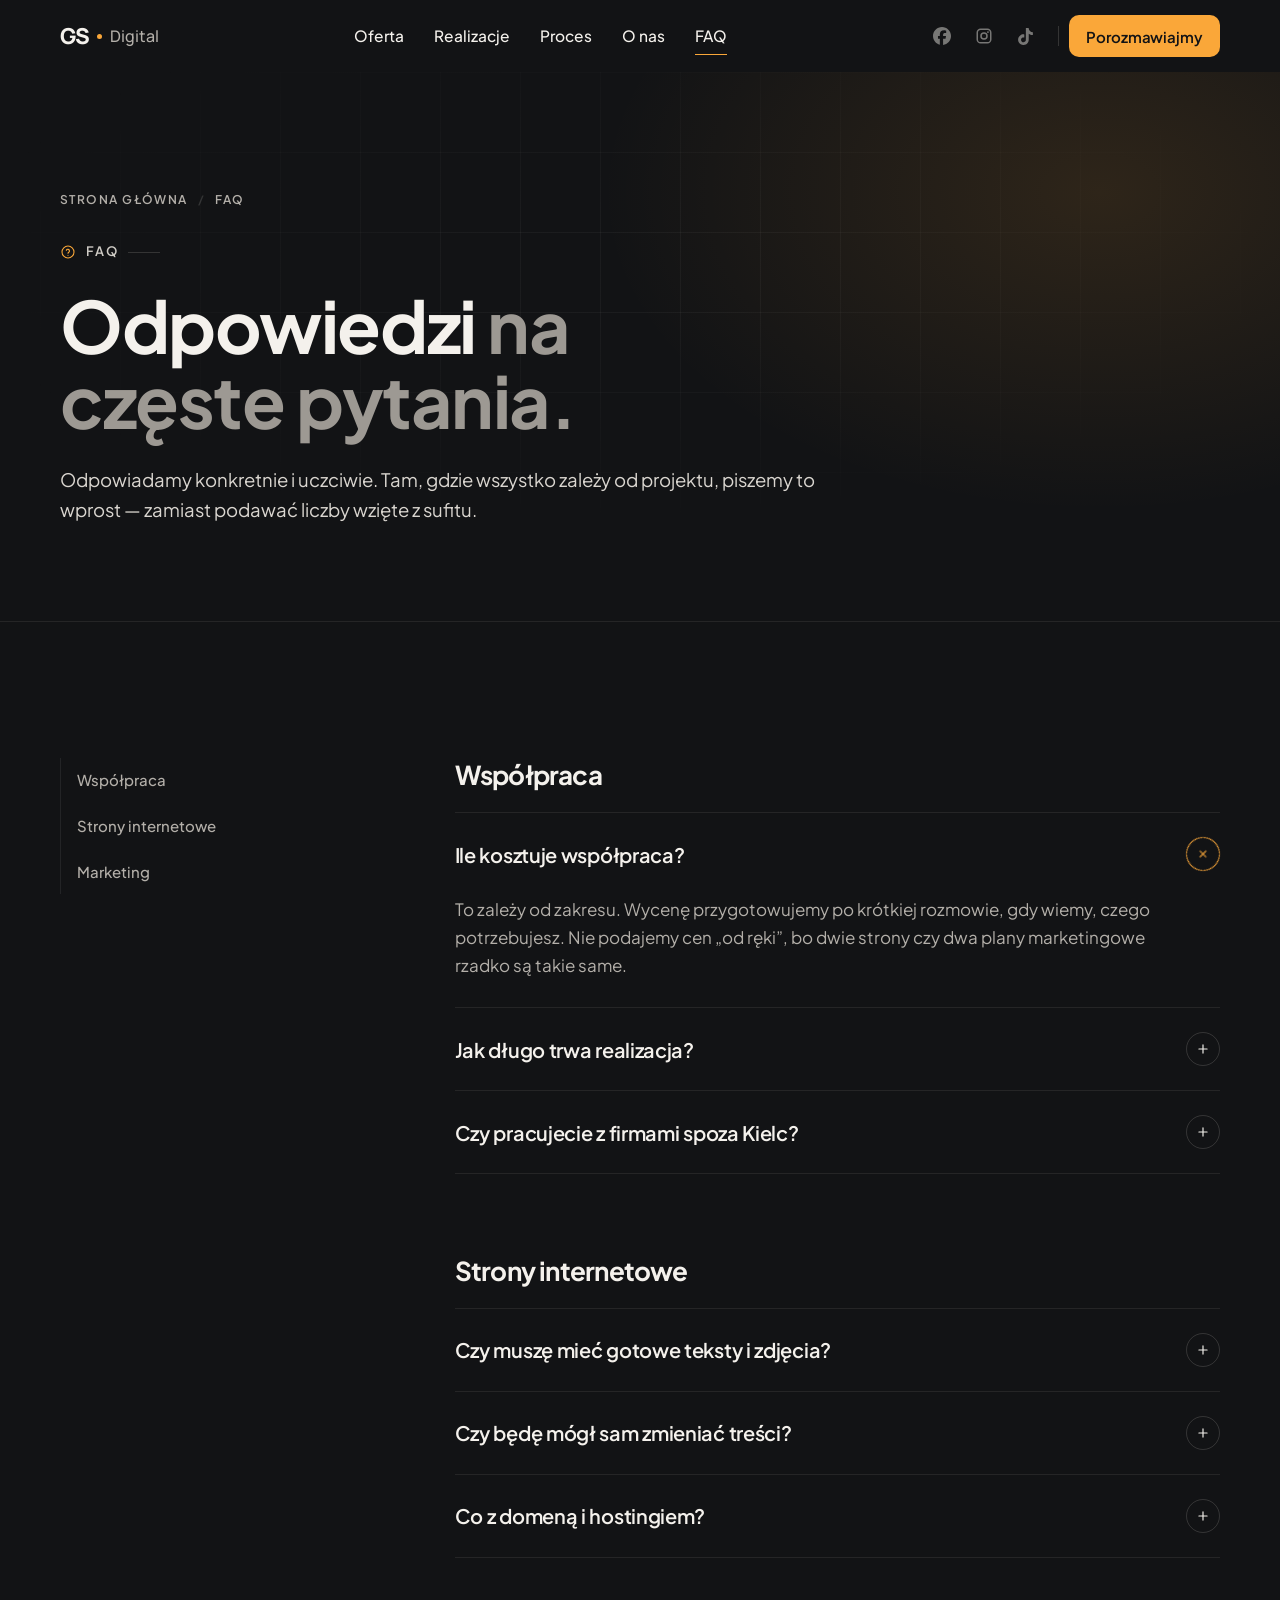
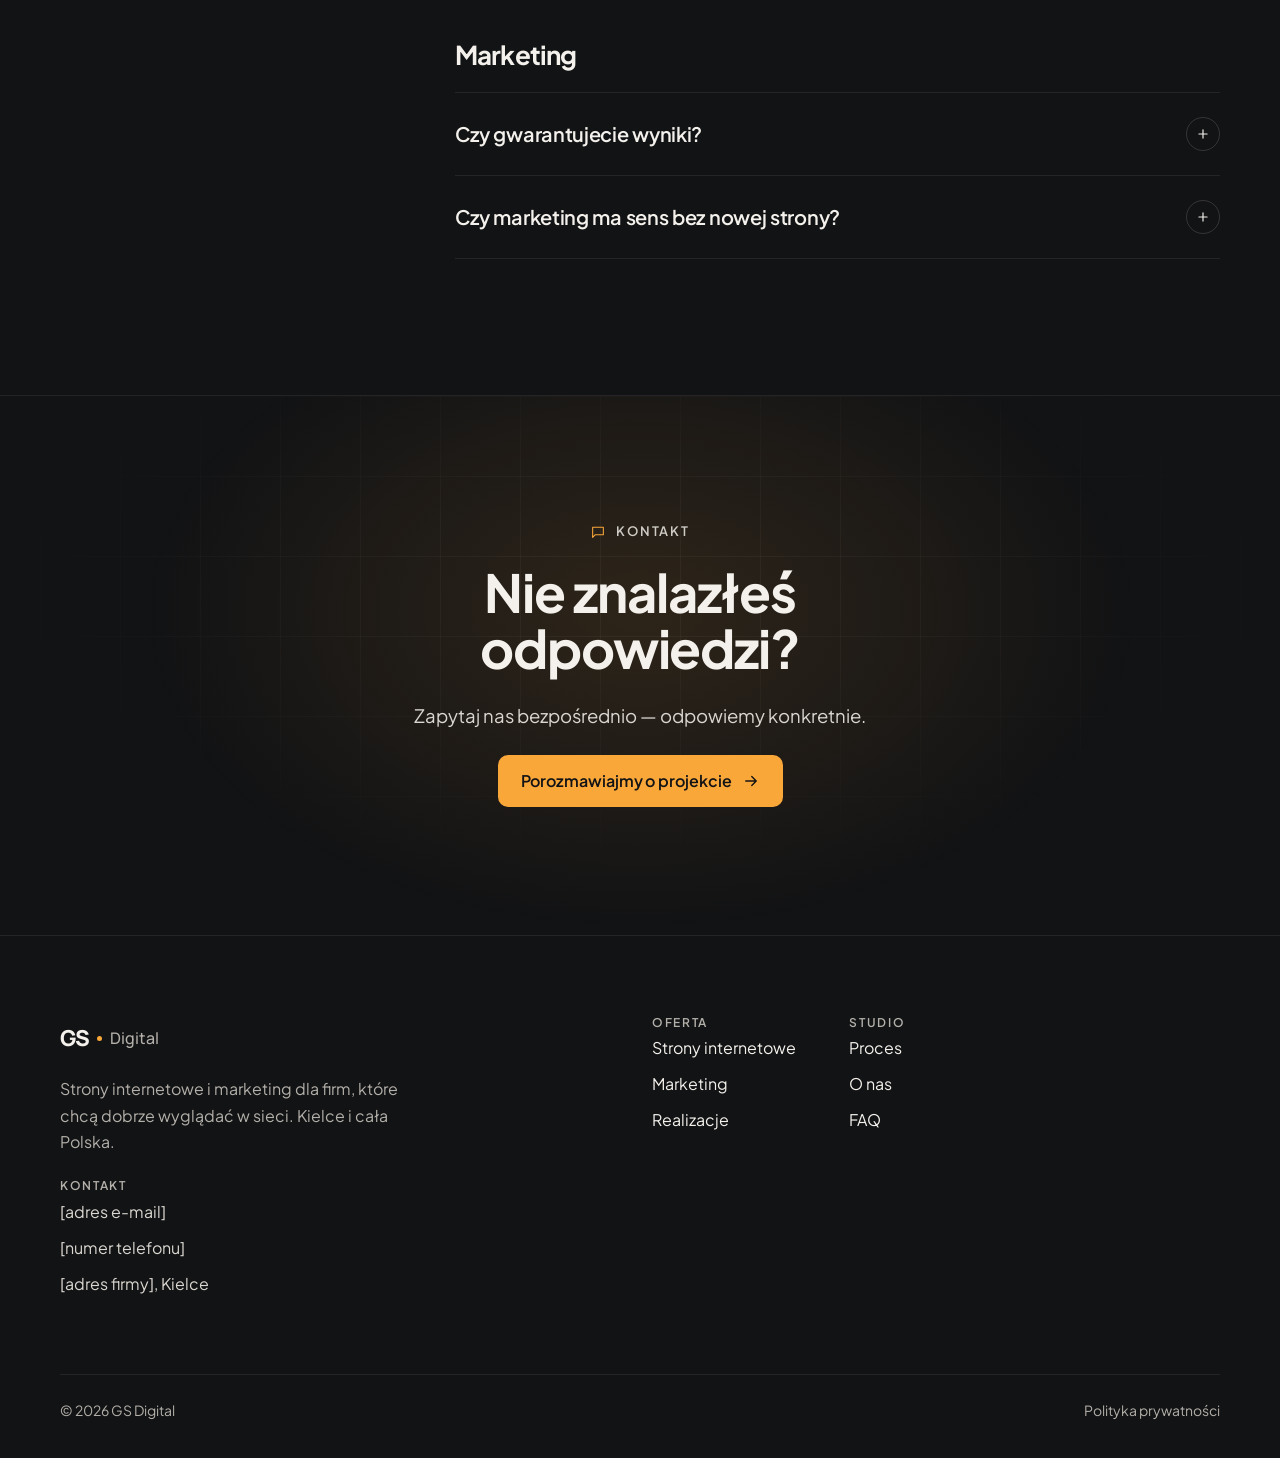
<file: gs-digital-strona/faq.html>
<!doctype html>
<html lang="pl">
<head>
<meta charset="utf-8">
<link rel="icon" type="image/svg+xml" href="data:image/svg+xml,%3Csvg%20xmlns%3D%22http%3A//www.w3.org/2000/svg%22%20viewBox%3D%220%200%2064%2064%22%3E%3Crect%20width%3D%2264%22%20height%3D%2264%22%20rx%3D%2214%22%20fill%3D%22%23121315%22/%3E%3Ctext%20x%3D%2225%22%20y%3D%2243%22%20text-anchor%3D%22middle%22%20font-family%3D%22Manrope%2CArial%2CHelvetica%2Csans-serif%22%20font-weight%3D%22800%22%20font-size%3D%2230%22%20letter-spacing%3D%22-1.5%22%20fill%3D%22%23F4F1EC%22%3EGS%3C/text%3E%3Ccircle%20cx%3D%2253%22%20cy%3D%2238%22%20r%3D%224.5%22%20fill%3D%22%23FAA739%22/%3E%3C/svg%3E">
<meta name="viewport" content="width=device-width, initial-scale=1">
<title>FAQ — GS Digital</title>
<meta name="description" content="Najczęstsze pytania o współpracę z GS Digital.">
<meta name="theme-color" content="#121315">
<link rel="preconnect" href="https://fonts.googleapis.com">
<link rel="preconnect" href="https://fonts.gstatic.com" crossorigin="anonymous">
<link rel="stylesheet" href="https://fonts.googleapis.com/css2?family=IBM+Plex+Mono:wght@400;500&amp;family=Manrope:wght@500;800&amp;family=Plus+Jakarta+Sans:wght@400..800&amp;display=swap">
<link rel="stylesheet" href="styles.css">
<script src="script.js" defer></script>
</head>
<body>
<div class="pg" id="top">

<header class="hdr">
<div class="wrap hdr-in">
<a class="logo" href="index.html" aria-label="GS Digital — strona główna"><span class="logo-gs">GS</span><span class="logo-dot" aria-hidden="true"></span><span class="logo-d">Digital</span></a>
<nav class="nav" aria-label="Główna nawigacja">
<a href="index.html#oferta">Oferta</a>
<a href="index.html#realizacje">Realizacje</a>
<a href="proces.html">Proces</a>
<a href="o-nas.html">O nas</a>
<a href="faq.html" aria-current="page">FAQ</a>
</nav>
<div class="hdr-r">
<ul class="social" aria-label="GS Digital w mediach społecznościowych"><li><a class="soc" data-social="facebook" aria-label="Facebook GS Digital" aria-disabled="true" title="Facebook — profil wkrótce"><svg width="18" height="18" viewBox="0 0 24 24" fill="currentColor" aria-hidden="true" focusable="false"><path d="M9.101 23.691v-7.98H6.627v-3.667h2.474v-1.58c0-4.085 1.848-5.978 5.858-5.978.401 0 .955.042 1.468.103a8.68 8.68 0 0 1 1.141.195v3.325a8.623 8.623 0 0 0-.653-.036 26.805 26.805 0 0 0-.733-.009c-.707 0-1.259.096-1.675.309a1.686 1.686 0 0 0-.679.622c-.258.42-.374.995-.374 1.752v1.297h3.919l-.386 2.103-.287 1.564h-3.246v8.245C19.396 23.238 24 18.179 24 12.044c0-6.627-5.373-12-12-12s-12 5.373-12 12c0 5.628 3.874 10.35 9.101 11.647Z"></path></svg></a></li><li><a class="soc" data-social="instagram" aria-label="Instagram GS Digital" aria-disabled="true" title="Instagram — profil wkrótce"><svg width="18" height="18" viewBox="0 0 24 24" fill="currentColor" aria-hidden="true" focusable="false"><path fill-rule="evenodd" d="M7.5 2h9A5.5 5.5 0 0 1 22 7.5v9a5.5 5.5 0 0 1-5.5 5.5h-9A5.5 5.5 0 0 1 2 16.5v-9A5.5 5.5 0 0 1 7.5 2Zm0 2A3.5 3.5 0 0 0 4 7.5v9A3.5 3.5 0 0 0 7.5 20h9a3.5 3.5 0 0 0 3.5-3.5v-9A3.5 3.5 0 0 0 16.5 4h-9ZM12 7a5 5 0 1 1 0 10 5 5 0 0 1 0-10Zm0 2a3 3 0 1 0 0 6 3 3 0 0 0 0-6Zm5.25-3.5a1.25 1.25 0 1 1 0 2.5 1.25 1.25 0 0 1 0-2.5Z"></path></svg></a></li><li><a class="soc" data-social="tiktok" aria-label="TikTok GS Digital" aria-disabled="true" title="TikTok — profil wkrótce"><svg width="17" height="17" viewBox="0 0 24 24" fill="currentColor" aria-hidden="true" focusable="false"><path d="M12.525.02c1.31-.02 2.61-.01 3.91-.02.08 1.53.63 3.09 1.75 4.17 1.12 1.11 2.7 1.62 4.24 1.79v4.03c-1.44-.05-2.89-.35-4.2-.97-.57-.26-1.1-.59-1.62-.93-.01 2.92.01 5.84-.02 8.75-.08 1.4-.54 2.79-1.35 3.94-1.31 1.92-3.58 3.17-5.91 3.21-1.43.08-2.86-.31-4.08-1.03-2.02-1.19-3.44-3.37-3.65-5.71-.02-.5-.03-1-.01-1.49.18-1.9 1.12-3.72 2.58-4.96 1.66-1.44 3.98-2.13 6.15-1.72.02 1.48-.04 2.96-.04 4.44-.99-.32-2.15-.23-3.02.37-.63.41-1.11 1.04-1.36 1.75-.21.51-.15 1.07-.14 1.61.24 1.64 1.82 3.02 3.5 2.87 1.12-.01 2.19-.66 2.77-1.61.19-.33.4-.67.41-1.06.1-1.79.06-3.57.07-5.36.01-4.03-.01-8.05.02-12.07z"></path></svg></a></li></ul>
<a class="btn btn-ac btn-sm" href="index.html#kontakt">Porozmawiajmy</a>
<button class="burger" type="button" aria-label="Otwórz menu" aria-expanded="false" aria-controls="mmenu">
<svg class="ic-open" width="22" height="22" viewBox="0 0 24 24" fill="none" stroke="currentColor" stroke-width="1.6" stroke-linecap="round" aria-hidden="true"><path d="M4 9h16M4 15h16"></path></svg>
<svg class="ic-close" width="22" height="22" viewBox="0 0 24 24" fill="none" stroke="currentColor" stroke-width="1.6" stroke-linecap="round" aria-hidden="true" hidden><path d="M6 6l12 12M18 6L6 18"></path></svg>
</button>
</div>
</div>
<nav class="mmenu" id="mmenu" aria-label="Menu" hidden>
<a class="ml" href="index.html#oferta">Oferta</a>
<a class="ml" href="index.html#realizacje">Realizacje</a>
<a class="ml" href="proces.html">Proces</a>
<a class="ml" href="o-nas.html">O nas</a>
<a class="ml" href="faq.html" aria-current="page">FAQ</a>
<a class="btn btn-ac" href="index.html#kontakt">Porozmawiajmy o projekcie</a>
<ul class="social social-m" aria-label="GS Digital w mediach społecznościowych"><li><a class="soc" data-social="facebook" aria-label="Facebook GS Digital" aria-disabled="true" title="Facebook — profil wkrótce"><svg width="18" height="18" viewBox="0 0 24 24" fill="currentColor" aria-hidden="true" focusable="false"><path d="M9.101 23.691v-7.98H6.627v-3.667h2.474v-1.58c0-4.085 1.848-5.978 5.858-5.978.401 0 .955.042 1.468.103a8.68 8.68 0 0 1 1.141.195v3.325a8.623 8.623 0 0 0-.653-.036 26.805 26.805 0 0 0-.733-.009c-.707 0-1.259.096-1.675.309a1.686 1.686 0 0 0-.679.622c-.258.42-.374.995-.374 1.752v1.297h3.919l-.386 2.103-.287 1.564h-3.246v8.245C19.396 23.238 24 18.179 24 12.044c0-6.627-5.373-12-12-12s-12 5.373-12 12c0 5.628 3.874 10.35 9.101 11.647Z"></path></svg></a></li><li><a class="soc" data-social="instagram" aria-label="Instagram GS Digital" aria-disabled="true" title="Instagram — profil wkrótce"><svg width="18" height="18" viewBox="0 0 24 24" fill="currentColor" aria-hidden="true" focusable="false"><path fill-rule="evenodd" d="M7.5 2h9A5.5 5.5 0 0 1 22 7.5v9a5.5 5.5 0 0 1-5.5 5.5h-9A5.5 5.5 0 0 1 2 16.5v-9A5.5 5.5 0 0 1 7.5 2Zm0 2A3.5 3.5 0 0 0 4 7.5v9A3.5 3.5 0 0 0 7.5 20h9a3.5 3.5 0 0 0 3.5-3.5v-9A3.5 3.5 0 0 0 16.5 4h-9ZM12 7a5 5 0 1 1 0 10 5 5 0 0 1 0-10Zm0 2a3 3 0 1 0 0 6 3 3 0 0 0 0-6Zm5.25-3.5a1.25 1.25 0 1 1 0 2.5 1.25 1.25 0 0 1 0-2.5Z"></path></svg></a></li><li><a class="soc" data-social="tiktok" aria-label="TikTok GS Digital" aria-disabled="true" title="TikTok — profil wkrótce"><svg width="17" height="17" viewBox="0 0 24 24" fill="currentColor" aria-hidden="true" focusable="false"><path d="M12.525.02c1.31-.02 2.61-.01 3.91-.02.08 1.53.63 3.09 1.75 4.17 1.12 1.11 2.7 1.62 4.24 1.79v4.03c-1.44-.05-2.89-.35-4.2-.97-.57-.26-1.1-.59-1.62-.93-.01 2.92.01 5.84-.02 8.75-.08 1.4-.54 2.79-1.35 3.94-1.31 1.92-3.58 3.17-5.91 3.21-1.43.08-2.86-.31-4.08-1.03-2.02-1.19-3.44-3.37-3.65-5.71-.02-.5-.03-1-.01-1.49.18-1.9 1.12-3.72 2.58-4.96 1.66-1.44 3.98-2.13 6.15-1.72.02 1.48-.04 2.96-.04 4.44-.99-.32-2.15-.23-3.02.37-.63.41-1.11 1.04-1.36 1.75-.21.51-.15 1.07-.14 1.61.24 1.64 1.82 3.02 3.5 2.87 1.12-.01 2.19-.66 2.77-1.61.19-.33.4-.67.41-1.06.1-1.79.06-3.57.07-5.36.01-4.03-.01-8.05.02-12.07z"></path></svg></a></li></ul>
</nav>
</header>

<main>
<section class="phero" aria-labelledby="h-page">
<div class="tex-grid" aria-hidden="true"></div>
<div class="glow drift" aria-hidden="true" style="right: -320px; top: -200px"></div>
<div class="wrap">
<ol class="crumbs ha"><li><a href="index.html">Strona główna</a></li><li aria-current="page">FAQ</li></ol>
<p class="mark ha"><svg width="16" height="16" viewBox="0 0 24 24" fill="none" stroke="currentColor" stroke-width="1.6" stroke-linecap="round" stroke-linejoin="round" aria-hidden="true"><circle cx="12" cy="12" r="9"></circle><path d="M9.5 9.5a2.5 2.5 0 0 1 4.8 1c0 1.7-2.3 2-2.3 3.5"></path><path d="M12 17h.01"></path></svg>FAQ</p>
<h1 class="h1 ha d1" id="h-page" style="max-width: 14ch">Odpowiedzi <span class="soft">na częste pytania.</span></h1>
<p class="lead ha d2">Odpowiadamy konkretnie i uczciwie. Tam, gdzie wszystko zależy od projektu, piszemy to wprost — zamiast podawać liczby wzięte z sufitu.</p>
</div>
</section>

<section class="sec" aria-label="Pytania i odpowiedzi">
<div class="wrap faq-wrap">
<nav class="faq-nav" aria-label="Kategorie pytań">
<a href="#wspolpraca">Współpraca</a>
<a href="#strony">Strony internetowe</a>
<a href="#marketing">Marketing</a>
</nav>
<div class="faq-main">

<div class="faq-g rv" id="wspolpraca">
<h2 class="h4" style="font-size: 26px; letter-spacing: -0.03em">Współpraca</h2>
<div class="acc">
<div class="acc-i open"><h3 style="margin: 0"><button class="acc-q" type="button" id="q0" aria-expanded="true" aria-controls="a0">Ile kosztuje współpraca?<span class="acc-ic" aria-hidden="true"><svg width="14" height="14" viewBox="0 0 24 24" fill="none" stroke="currentColor" stroke-width="2" stroke-linecap="round"><path d="M12 5v14M5 12h14"></path></svg></span></button></h3>
<div class="acc-a" id="a0" role="region" aria-labelledby="q0">To zależy od zakresu. Wycenę przygotowujemy po krótkiej rozmowie, gdy wiemy, czego potrzebujesz. Nie podajemy cen „od ręki”, bo dwie strony czy dwa plany marketingowe rzadko są takie same.</div></div>
<div class="acc-i"><h3 style="margin: 0"><button class="acc-q" type="button" id="q1" aria-expanded="false" aria-controls="a1">Jak długo trwa realizacja?<span class="acc-ic" aria-hidden="true"><svg width="14" height="14" viewBox="0 0 24 24" fill="none" stroke="currentColor" stroke-width="2" stroke-linecap="round"><path d="M12 5v14M5 12h14"></path></svg></span></button></h3>
<div class="acc-a" id="a1" role="region" aria-labelledby="q1" hidden>Czas zależy od zakresu i tempa akceptacji kolejnych etapów. Harmonogram ustalamy razem z wyceną, zanim zaczniemy pracę.</div></div>
<div class="acc-i"><h3 style="margin: 0"><button class="acc-q" type="button" id="q2" aria-expanded="false" aria-controls="a2">Czy pracujecie z firmami spoza Kielc?<span class="acc-ic" aria-hidden="true"><svg width="14" height="14" viewBox="0 0 24 24" fill="none" stroke="currentColor" stroke-width="2" stroke-linecap="round"><path d="M12 5v14M5 12h14"></path></svg></span></button></h3>
<div class="acc-a" id="a2" role="region" aria-labelledby="q2" hidden>Tak. Jesteśmy z Kielc, ale współpracujemy z firmami z całej Polski. Rozmawiamy online albo spotykamy się na miejscu.</div></div>
</div>
</div>

<div class="faq-g rv" id="strony">
<h2 class="h4" style="font-size: 26px; letter-spacing: -0.03em">Strony internetowe</h2>
<div class="acc">
<div class="acc-i"><h3 style="margin: 0"><button class="acc-q" type="button" id="q3" aria-expanded="false" aria-controls="a3">Czy muszę mieć gotowe teksty i zdjęcia?<span class="acc-ic" aria-hidden="true"><svg width="14" height="14" viewBox="0 0 24 24" fill="none" stroke="currentColor" stroke-width="2" stroke-linecap="round"><path d="M12 5v14M5 12h14"></path></svg></span></button></h3>
<div class="acc-a" id="a3" role="region" aria-labelledby="q3" hidden>Nie. Pomożemy uporządkować treści i podpowiemy, jakie materiały warto przygotować. Im więcej wiemy o firmie, tym lepszy będzie efekt.</div></div>
<div class="acc-i"><h3 style="margin: 0"><button class="acc-q" type="button" id="q4" aria-expanded="false" aria-controls="a4">Czy będę mógł sam zmieniać treści?<span class="acc-ic" aria-hidden="true"><svg width="14" height="14" viewBox="0 0 24 24" fill="none" stroke="currentColor" stroke-width="2" stroke-linecap="round"><path d="M12 5v14M5 12h14"></path></svg></span></button></h3>
<div class="acc-a" id="a4" role="region" aria-labelledby="q4" hidden>Ustalamy to na początku, bo od tego zależy wybór rozwiązania. Jeśli chcesz samodzielnie edytować stronę, weźmiemy to pod uwagę w projekcie.</div></div>
<div class="acc-i"><h3 style="margin: 0"><button class="acc-q" type="button" id="q5" aria-expanded="false" aria-controls="a5">Co z domeną i hostingiem?<span class="acc-ic" aria-hidden="true"><svg width="14" height="14" viewBox="0 0 24 24" fill="none" stroke="currentColor" stroke-width="2" stroke-linecap="round"><path d="M12 5v14M5 12h14"></path></svg></span></button></h3>
<div class="acc-a" id="a5" role="region" aria-labelledby="q5" hidden>Doradzimy wybór i pomożemy w konfiguracji. Szczegóły — w tym to, na kogo są zarejestrowane — ustalamy indywidualnie.</div></div>
</div>
</div>

<div class="faq-g rv" id="marketing">
<h2 class="h4" style="font-size: 26px; letter-spacing: -0.03em">Marketing</h2>
<div class="acc">
<div class="acc-i"><h3 style="margin: 0"><button class="acc-q" type="button" id="q6" aria-expanded="false" aria-controls="a6">Czy gwarantujecie wyniki?<span class="acc-ic" aria-hidden="true"><svg width="14" height="14" viewBox="0 0 24 24" fill="none" stroke="currentColor" stroke-width="2" stroke-linecap="round"><path d="M12 5v14M5 12h14"></path></svg></span></button></h3>
<div class="acc-a" id="a6" role="region" aria-labelledby="q6" hidden>Nie. Wyniki zależą od wielu czynników — rynku, oferty, budżetu i czasu. Możemy obiecać przemyślany plan, staranne materiały i regularną, rzetelną pracę.</div></div>
<div class="acc-i"><h3 style="margin: 0"><button class="acc-q" type="button" id="q7" aria-expanded="false" aria-controls="a7">Czy marketing ma sens bez nowej strony?<span class="acc-ic" aria-hidden="true"><svg width="14" height="14" viewBox="0 0 24 24" fill="none" stroke="currentColor" stroke-width="2" stroke-linecap="round"><path d="M12 5v14M5 12h14"></path></svg></span></button></h3>
<div class="acc-a" id="a7" role="region" aria-labelledby="q7" hidden>Tak, można zacząć od tego, co już masz. Na początku ocenimy, czy obecna strona dobrze wspiera komunikację, i powiemy wprost, jeśli warto coś w niej zmienić.</div></div>
</div>
</div>

</div>
</div>
</section>

<section class="cta-band" aria-labelledby="h-cta">
<div class="tex-grid" aria-hidden="true"></div>
<div class="glow" aria-hidden="true" style="left: 50%; top: 40%; margin-left: -500px; margin-top: -320px"></div>
<div class="wrap rv">
<p class="mark c"><svg width="16" height="16" viewBox="0 0 24 24" fill="none" stroke="currentColor" stroke-width="1.6" stroke-linecap="round" stroke-linejoin="round" aria-hidden="true"><path d="M4 5h16v11H8l-4 4z"></path></svg>Kontakt</p>
<h2 class="h2" id="h-cta" style="max-width: 16ch">Nie znalazłeś odpowiedzi?</h2>
<p class="lead">Zapytaj nas bezpośrednio — odpowiemy konkretnie.</p>
<a class="btn btn-ac" href="index.html#kontakt">Porozmawiajmy o projekcie <svg class="arr" width="18" height="18" viewBox="0 0 24 24" fill="none" stroke="currentColor" stroke-width="1.8" stroke-linecap="round" stroke-linejoin="round" aria-hidden="true"><path d="M5 12h14M13 6l6 6-6 6"></path></svg></a>
</div>
</section>
</main>

<footer class="ftr">
<div class="wrap">
<div class="f-grid">
<div class="f-brand">
<a class="logo" href="index.html" aria-label="GS Digital — strona główna"><span class="logo-gs">GS</span><span class="logo-dot" aria-hidden="true"></span><span class="logo-d">Digital</span></a>
<p>Strony internetowe i marketing dla firm, które chcą dobrze wyglądać w sieci. Kielce i cała Polska.</p>
</div>
<nav class="f-col" aria-label="Oferta">
<p class="f-h">Oferta</p>
<a class="f-l" href="strony.html">Strony internetowe</a>
<a class="f-l" href="marketing.html">Marketing</a>
<a class="f-l" href="index.html#realizacje">Realizacje</a>
</nav>
<nav class="f-col" aria-label="Studio">
<p class="f-h">Studio</p>
<a class="f-l" href="proces.html">Proces</a>
<a class="f-l" href="o-nas.html">O nas</a>
<a class="f-l" href="faq.html">FAQ</a>
</nav>
<div class="f-col w">
<p class="f-h">Kontakt</p>
<span class="f-t">[adres e-mail]</span>
<span class="f-t">[numer telefonu]</span>
<span class="f-t">[adres firmy], Kielce</span>
</div>
</div>
<div class="f-bot"><span>© 2026 GS Digital</span><a href="#polityka-prywatnosci">Polityka prywatności</a></div>
</div>
</footer>

</div>
</body>
</html>
</file>
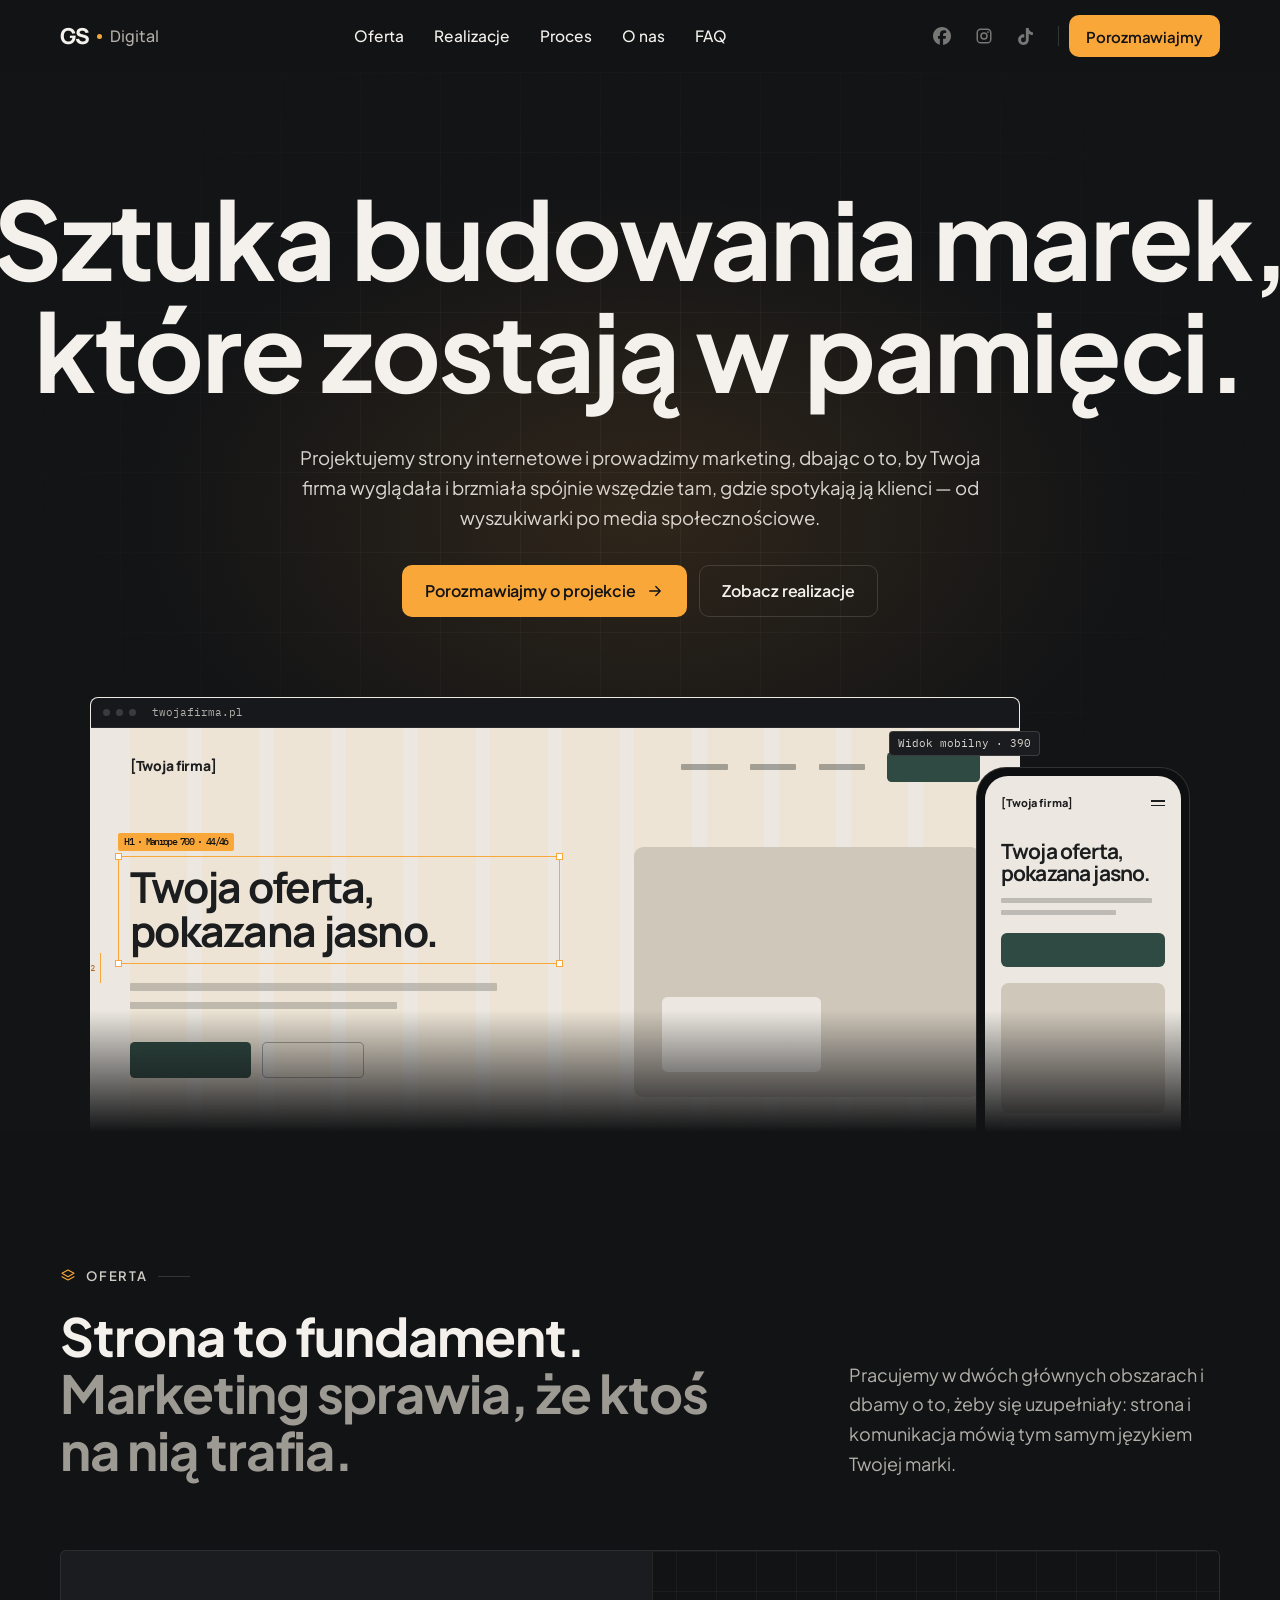
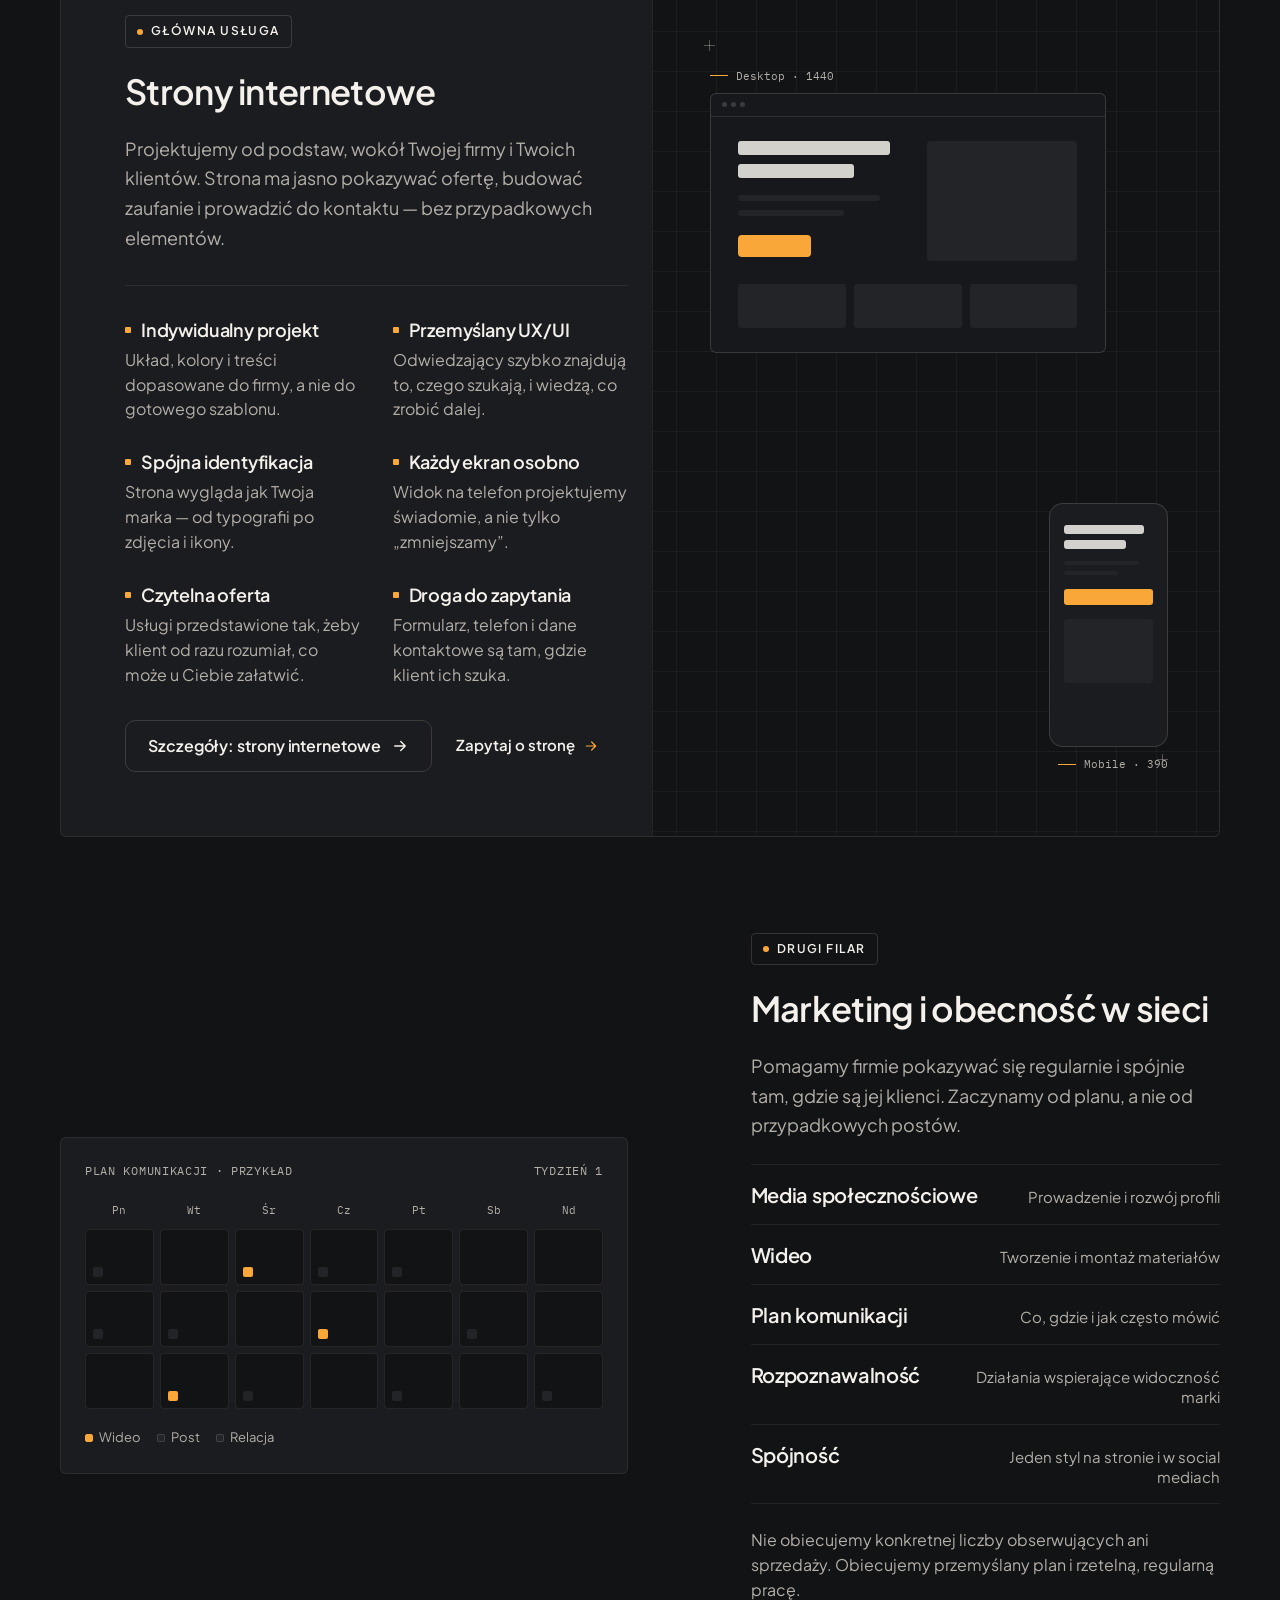
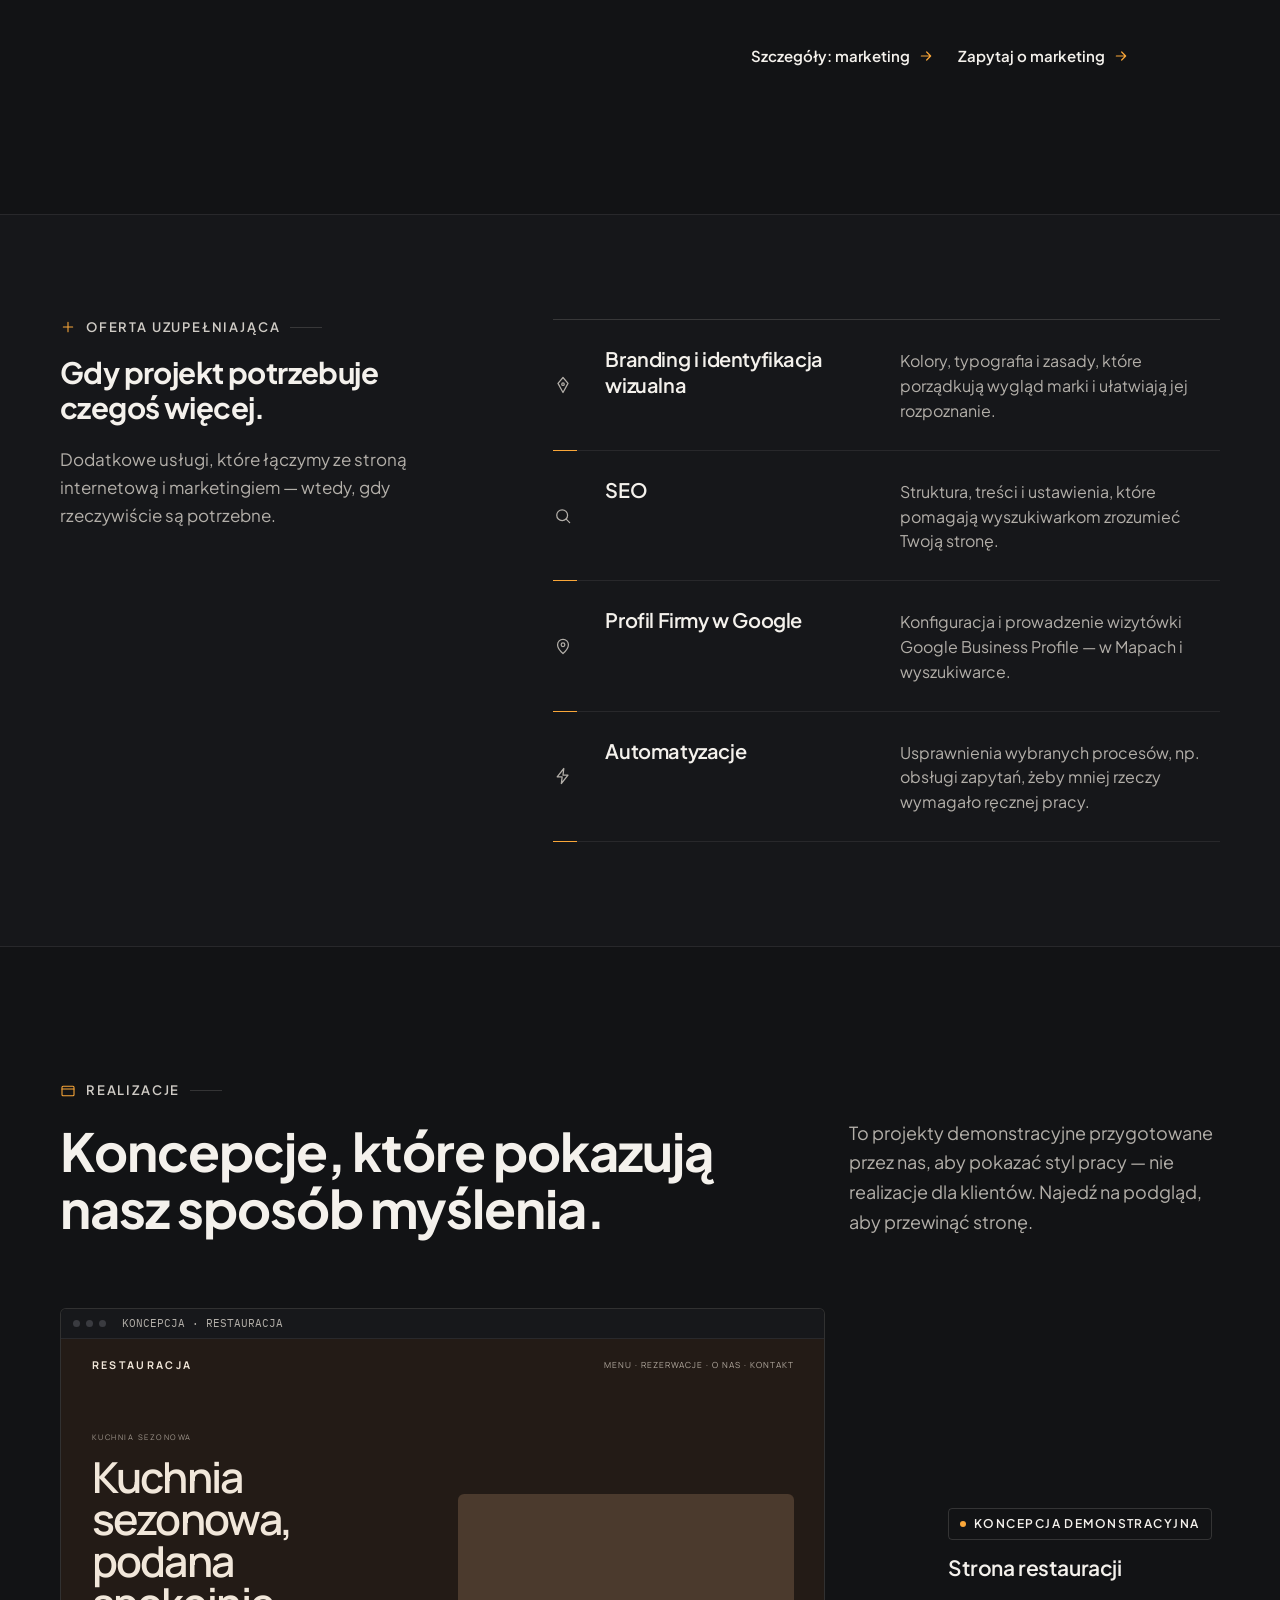
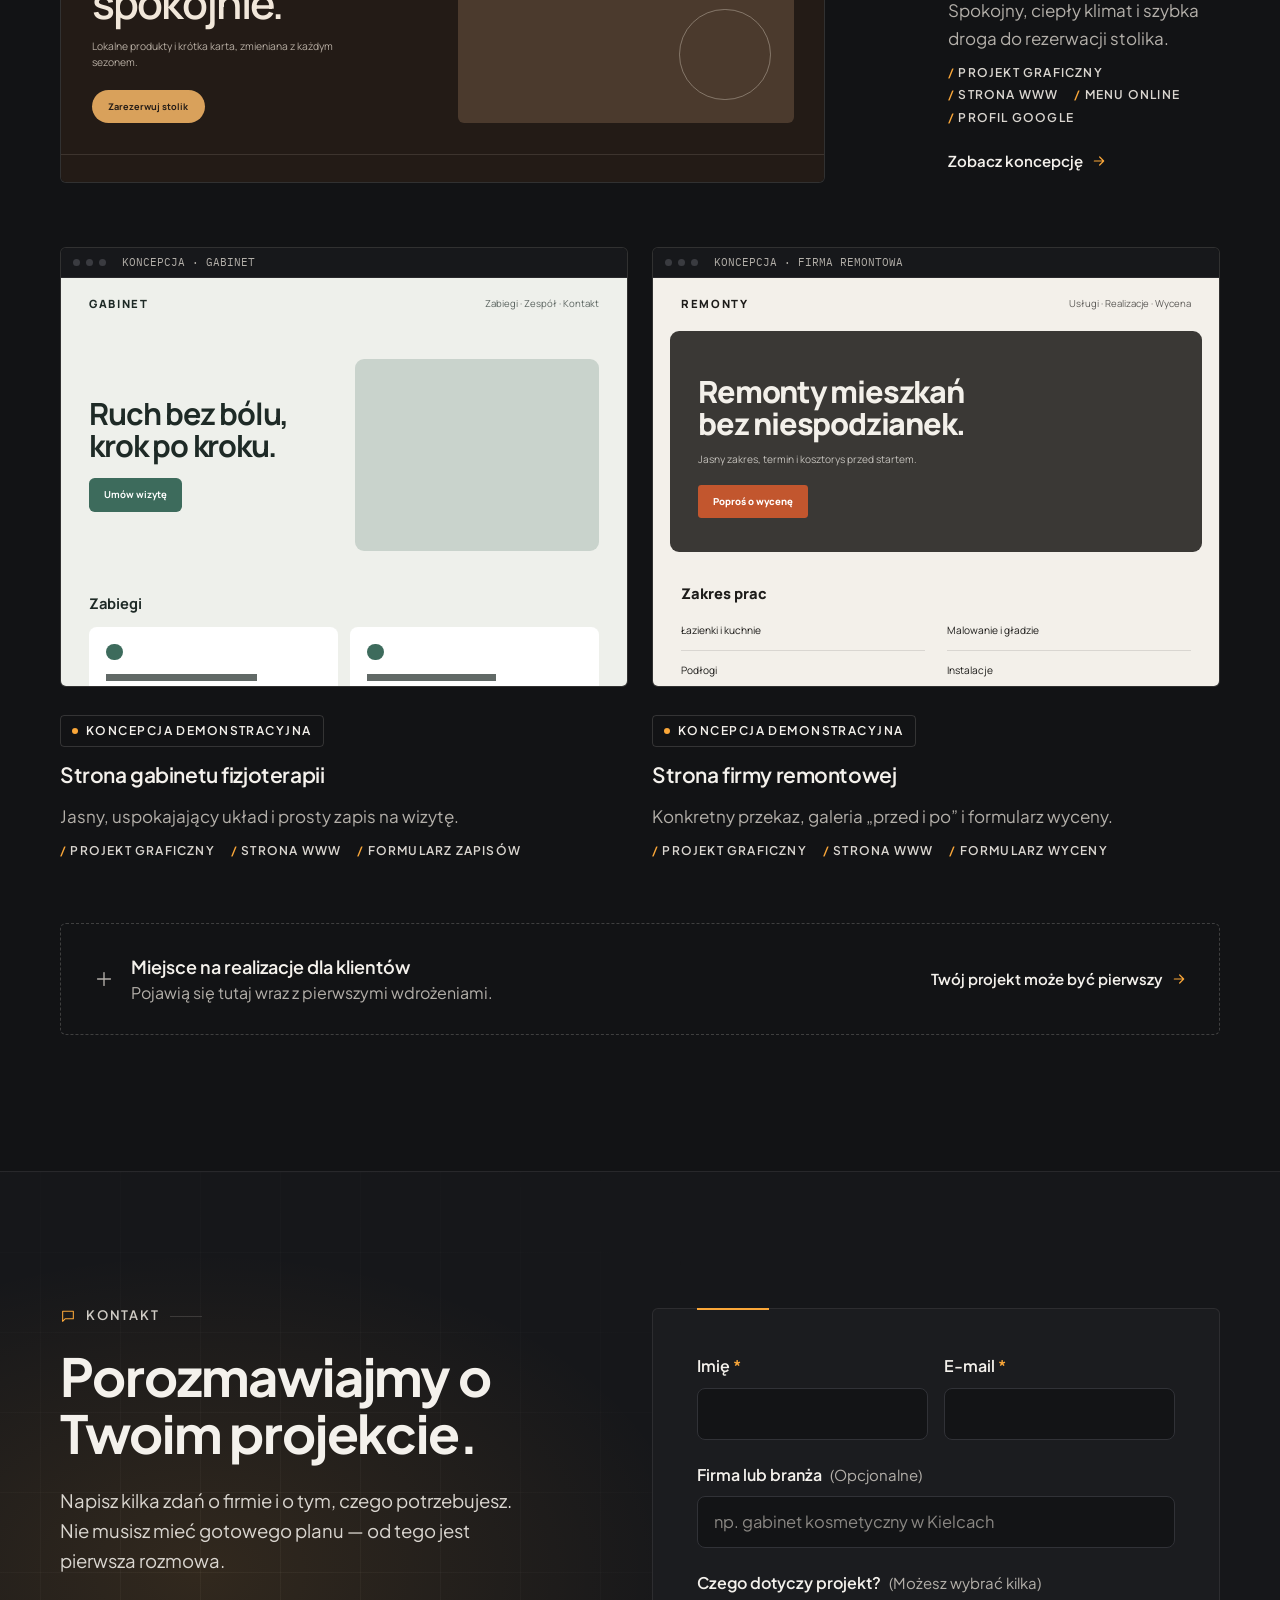
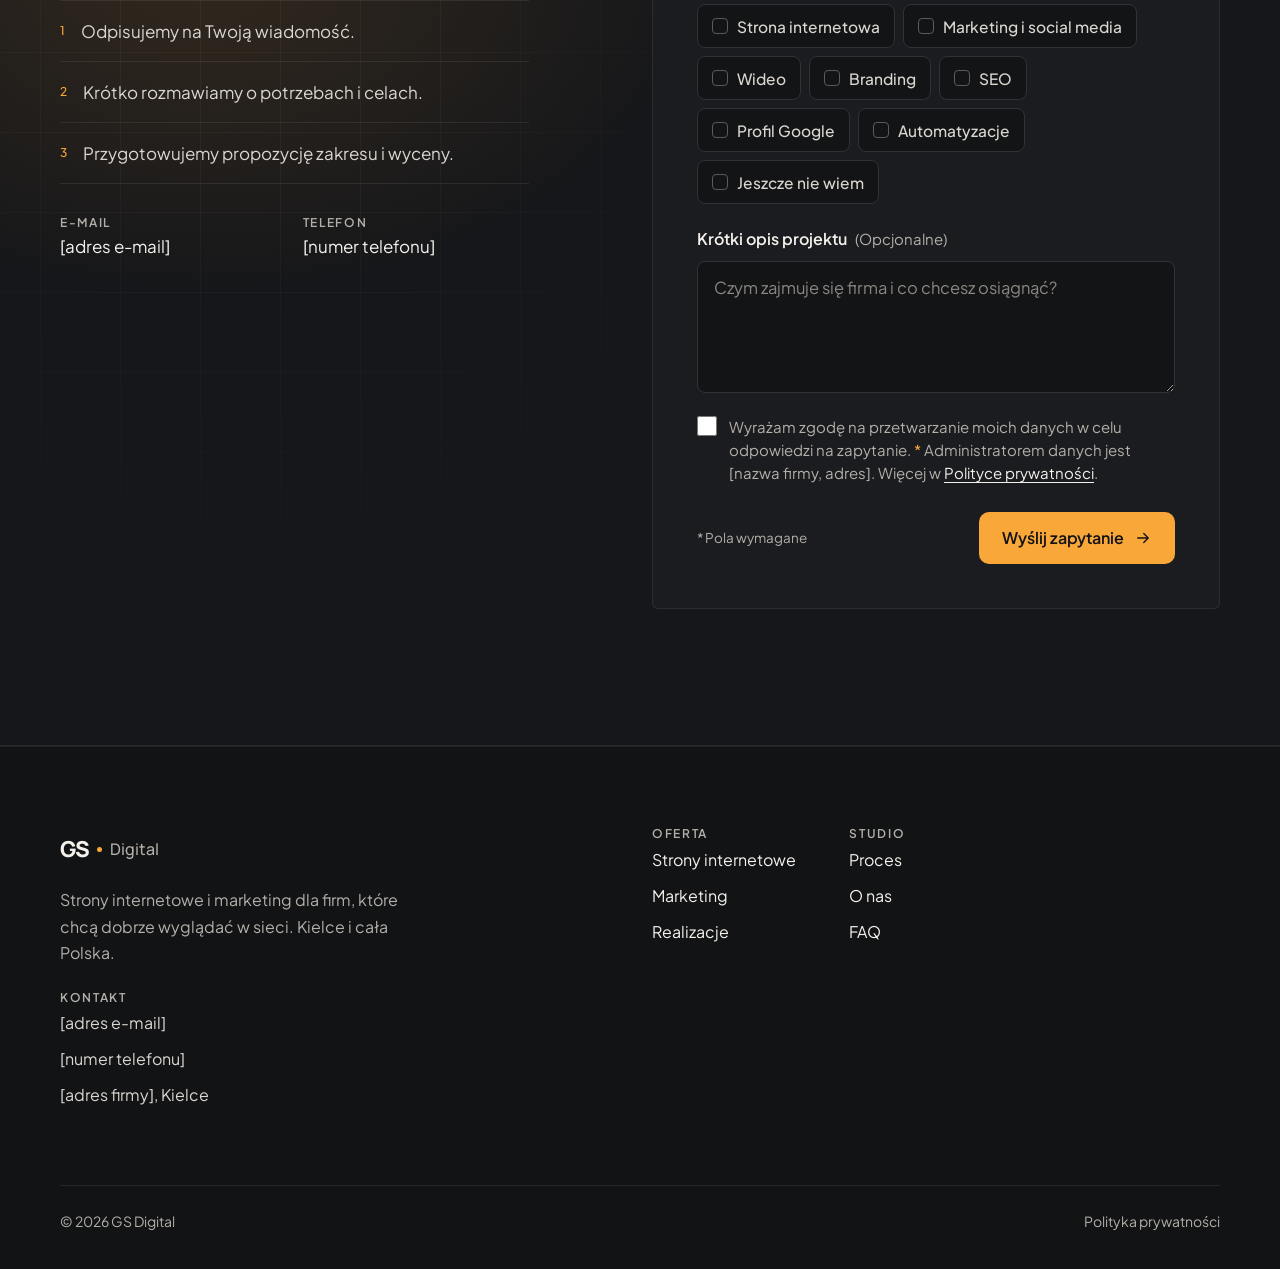
<file: gs-digital-strona/gs-digital-telefon_4.html>
<!doctype html>
<html lang="pl">
<head>
<meta charset="utf-8"><script>document.documentElement.className+=" js"</script>
<link rel="icon" type="image/svg+xml" href="data:image/svg+xml,%3Csvg%20xmlns%3D%22http%3A//www.w3.org/2000/svg%22%20viewBox%3D%220%200%2064%2064%22%3E%3Crect%20width%3D%2264%22%20height%3D%2264%22%20rx%3D%2214%22%20fill%3D%22%23121315%22/%3E%3Ctext%20x%3D%2225%22%20y%3D%2243%22%20text-anchor%3D%22middle%22%20font-family%3D%22Manrope%2CArial%2CHelvetica%2Csans-serif%22%20font-weight%3D%22800%22%20font-size%3D%2230%22%20letter-spacing%3D%22-1.5%22%20fill%3D%22%23F4F1EC%22%3EGS%3C/text%3E%3Ccircle%20cx%3D%2253%22%20cy%3D%2238%22%20r%3D%224.5%22%20fill%3D%22%23FAA739%22/%3E%3C/svg%3E">
<meta name="viewport" content="width=device-width, initial-scale=1">
<title>GS Digital — strony internetowe i marketing</title>
<meta name="description" content="GS Digital — strony internetowe i marketing dla firm z Kielc i całej Polski.">
<meta name="theme-color" content="#121315">
<link rel="preconnect" href="https://fonts.googleapis.com">
<link rel="preconnect" href="https://fonts.gstatic.com" crossorigin="anonymous">
<link rel="stylesheet" href="https://fonts.googleapis.com/css2?family=Ms+Madi&amp;family=IBM+Plex+Mono:wght@400;500&amp;family=Manrope:wght@500;800&amp;family=Plus+Jakarta+Sans:wght@400..800&amp;display=swap">
<style>/* GS Digital — style strony, wersja 2 (wspólne dla wszystkich podstron) */
html{scroll-behavior:smooth}
body{margin:0;background:#121315}
.pg{--bg:#121315;--bg2:#16171A;--s1:#1B1C1F;--s2:#232428;--ln:rgba(244,241,236,.08);--ln2:rgba(244,241,236,.15);--tx:#F4F1EC;--tx2:#DAD6D0;--mu:#B3AFA9;--ac:#FAA739;
  container-type:inline-size;container-name:pg;position:relative;background:var(--bg);color:var(--tx);font-family:'Plus Jakarta Sans',system-ui,sans-serif;font-size:17px;line-height:1.65;-webkit-font-smoothing:antialiased;overflow-x:clip}
.pg *,.pg *::before,.pg *::after{box-sizing:border-box}
.pg h1,.pg h2,.pg h3,.pg h4{font-family:'Plus Jakarta Sans',system-ui,sans-serif;margin:0;font-weight:600;color:var(--tx);letter-spacing:-0.02em}
.pg p,.pg ul,.pg ol,.pg dl,.pg dd{margin:0}
.pg a{color:inherit}
.pg :focus-visible{outline:2px solid var(--ac);outline-offset:3px;border-radius:4px}
.wrap{width:100%;max-width:1240px;margin:0 auto;padding:0 40px;position:relative}
.mono{font-family:'IBM Plex Mono',ui-monospace,monospace}

/* typografia */
.display{font-size:clamp(44px,7.2cqi,106px);line-height:.98;letter-spacing:-0.05em;font-weight:600}
.h1{font-size:clamp(40px,5.6cqi,80px);line-height:1.02;letter-spacing:-0.045em}
.h2{font-size:clamp(32px,4.1cqi,58px);line-height:1.05;letter-spacing:-0.04em}
.h3{font-size:clamp(26px,2.7cqi,40px);line-height:1.1;letter-spacing:-0.035em}
.h4{font-size:21px;line-height:1.3;letter-spacing:-0.015em}
.soft{color:#8F8C88}
.lead{font-size:clamp(17px,1.4cqi,20px);line-height:1.6;color:var(--tx2);max-width:58ch}
.body{color:var(--mu);max-width:60ch}
.small{font-size:15px;color:var(--mu);line-height:1.55}

/* oznaczenie sekcji: ikona + nazwa */
.mark{display:inline-flex;align-items:center;gap:10px;font-family:'Plus Jakarta Sans',system-ui,sans-serif;font-size:12.5px;font-weight:500;letter-spacing:.08em;text-transform:uppercase;color:var(--mu);line-height:1}
.mark svg{color:var(--ac);flex:none}
.mark::after{content:'';width:32px;height:1px;background:var(--ln2)}
.mark.c::after{display:none}
.tag{display:inline-flex;align-items:center;gap:8px;align-self:flex-start;font-family:'Plus Jakarta Sans',system-ui,sans-serif;font-size:12px;letter-spacing:.06em;text-transform:uppercase;color:var(--tx);padding:7px 10px;border:1px solid var(--ln2);border-radius:4px;line-height:1}
.tag i{width:6px;height:6px;border-radius:50%;background:var(--ac);display:block}

/* przyciski i linki */
.btn{position:relative;display:inline-flex;align-items:center;justify-content:center;gap:10px;height:52px;padding:0 22px;border-radius:10px;font-family:'Plus Jakarta Sans',system-ui,sans-serif;font-weight:600;font-size:16px;line-height:1;text-decoration:none;border:1px solid transparent;cursor:pointer;isolation:isolate;overflow:hidden;white-space:nowrap;transition:transform .2s ease-out}
.btn::after{content:'';position:absolute;inset:0;background:#FFFFFF;opacity:0;transition:opacity .2s ease-out;z-index:-1}
.btn:hover{transform:translateY(-1px)}
.btn:active{transform:translateY(0) scale(.99)}
.btn .arr{transition:transform .25s ease-out}
.btn:hover .arr{transform:translateX(3px)}
.btn-ac{background:var(--ac);color:#121315}
.pg .btn-ac{color:#121315}
.btn-ac:hover::after{opacity:.16}
.btn-gh{border-color:var(--ln2);color:var(--tx);background:transparent}
.btn-gh:hover::after{opacity:.05}
.btn[disabled]{cursor:not-allowed;opacity:.55;transform:none}
.btn-sm{height:42px;padding:0 16px;font-size:15px}
.link{position:relative;display:inline-flex;align-items:center;gap:8px;font-weight:600;font-size:15px;color:var(--tx);text-decoration:none;min-height:44px}
.link::after{content:'';position:absolute;left:0;right:26px;bottom:9px;height:1px;background:var(--ac);transform:scaleX(0);transform-origin:left;transition:transform .3s ease-out}
.link:hover::after{transform:scaleX(1)}
.link .arr{color:var(--ac);transition:transform .25s ease-out}
.link:hover .arr{transform:translateX(3px)}

/* nagłówek */
.hdr{position:sticky;top:0;z-index:50}
.hdr::before{content:'';position:absolute;inset:0;background:rgba(18,19,21,.95);border-bottom:1px solid var(--ln);opacity:0;transition:opacity .3s ease-out}
.hdr.on::before{opacity:1}
.hdr-in{position:relative;display:flex;align-items:center;justify-content:space-between;gap:24px;height:72px}
.logo{display:inline-flex;align-items:center;gap:8px;text-decoration:none;color:var(--tx);min-height:44px}
.logo-gs{font-family:'Manrope',sans-serif;font-weight:800;font-size:22px;letter-spacing:-0.05em}
.logo-dot{width:5px;height:5px;border-radius:50%;background:var(--ac)}
.logo-d{font-family:'Manrope',sans-serif;font-weight:500;font-size:16px;color:var(--mu)}
.nav{display:flex;align-items:center;gap:2px}
.nav a{position:relative;color:var(--tx);text-decoration:none;font-size:15px;font-weight:500;padding:12px 14px}
.nav a::after{content:'';position:absolute;left:14px;right:14px;bottom:6px;height:1px;background:var(--ac);transform:scaleX(0);transform-origin:left;transition:transform .25s ease-out}
.nav a:hover::after,.nav a[aria-current="page"]::after{transform:scaleX(1)}
.hdr-r{display:flex;align-items:center;gap:10px}
.burger{display:none;width:44px;height:44px;border-radius:10px;border:1px solid var(--ln2);background:transparent;color:var(--tx);align-items:center;justify-content:center;cursor:pointer;padding:0}
.mmenu{position:relative;display:none;background:#16171A;border-bottom:1px solid var(--ln);padding:8px 20px 24px}
.mmenu a.ml{display:flex;align-items:center;justify-content:space-between;min-height:58px;font-family:'Plus Jakarta Sans',system-ui,sans-serif;font-size:21px;font-weight:600;letter-spacing:-0.02em;color:var(--tx);text-decoration:none;border-bottom:1px solid var(--ln)}
.mmenu a.ml svg{color:var(--mu)}
.mmenu a.ml[aria-current="page"]{color:var(--ac)}
.mmenu .btn{width:100%;margin-top:20px;height:54px}
@media (prefers-reduced-motion: no-preference){.mmenu{animation:fin .25s ease-out both}}

/* tło i głębia */
.tex-grid{position:absolute;inset:0;pointer-events:none;background-image:linear-gradient(rgba(244,241,236,.045) 1px,transparent 1px),linear-gradient(90deg,rgba(244,241,236,.045) 1px,transparent 1px);background-size:80px 80px;background-position:center top;-webkit-mask-image:radial-gradient(ellipse 70% 65% at 50% 35%,#000 15%,transparent 78%);mask-image:radial-gradient(ellipse 70% 65% at 50% 35%,#000 15%,transparent 78%)}
.glow{position:absolute;pointer-events:none;width:1000px;height:640px;border-radius:50%;background:radial-gradient(closest-side,rgba(250,167,57,.12),rgba(250,167,57,0))}
.noise{position:absolute;inset:0;width:100%;height:100%;opacity:.07;pointer-events:none;mix-blend-mode:overlay}
.cross{position:absolute;width:11px;height:11px;pointer-events:none}
.cross::before,.cross::after{content:'';position:absolute;background:rgba(244,241,236,.3)}
.cross::before{left:5px;top:0;width:1px;height:11px}
.cross::after{top:5px;left:0;height:1px;width:11px}
@media (prefers-reduced-motion: no-preference){.drift{animation:drift 26s ease-in-out infinite alternate}}
@keyframes drift{from{transform:translate3d(-5%,0,0)}to{transform:translate3d(5%,4%,0)}}

/* sekcje */
.sec{position:relative;padding:136px 0}
.sec-sm{padding:104px 0}
.sec-alt{background:var(--bg2);border-top:1px solid var(--ln);border-bottom:1px solid var(--ln)}
.sec-head{display:grid;grid-template-columns:repeat(12,minmax(0,1fr));gap:24px;align-items:end;margin-bottom:72px}
.sec-head .t{grid-column:span 7;display:flex;flex-direction:column;gap:24px}
.sec-head .d{grid-column:9 / span 4;color:var(--mu)}

/* hero (strona główna) */
.hero{position:relative;padding:104px 0 0;overflow:hidden;text-align:center}
.hero-in{position:relative;display:flex;flex-direction:column;align-items:center;gap:28px}
.hero .lead{margin:0 auto}
.ctas{display:flex;gap:12px;flex-wrap:wrap;justify-content:center;margin-top:8px}
.stage{position:relative;max-width:1100px;margin:80px auto 0;height:clamp(240px,34cqi,470px);text-align:left;-webkit-mask-image:linear-gradient(#000 72%,transparent);mask-image:linear-gradient(#000 72%,transparent)}
.bf{position:absolute;left:0;right:170px;top:0;bottom:-60px;container-type:inline-size;border:1px solid var(--ln2);border-radius:8px 8px 0 0;overflow:hidden;background:#ECE8E1}
.sbar{height:30px;display:flex;align-items:center;gap:6px;padding:0 12px;background:#17181B;border-bottom:1px solid var(--ln)}
.sbar i{width:7px;height:7px;border-radius:50%;background:#3A3B40;display:block}
.sbar span{margin-left:10px;font-family:'IBM Plex Mono',monospace;font-size:11px;color:var(--mu)}
.pf{position:absolute;right:0;top:70px;width:214px;height:440px;border:1px solid var(--ln2);border-radius:30px;background:#0E0F10;padding:8px}
.pf-s{width:100%;height:100%;border-radius:23px;overflow:hidden;background:#ECE8E1;color:#1C1D1F}
.sel{position:absolute;inset:-1.1cqi -1.3cqi;border:1px solid var(--ac);pointer-events:none}
.sel b{position:absolute;width:7px;height:7px;background:#FFFFFF;border:1px solid var(--ac)}
.sel b:nth-child(1){left:-4px;top:-4px}.sel b:nth-child(2){right:-4px;top:-4px}.sel b:nth-child(3){left:-4px;bottom:-4px}.sel b:nth-child(4){right:-4px;bottom:-4px}
.anno{position:absolute;left:-1px;bottom:100%;margin-bottom:6px;background:var(--ac);color:#121315;font-family:'IBM Plex Mono',monospace;font-size:max(9px,1.05cqi);font-weight:500;line-height:1;padding:max(4px,.45cqi) max(6px,.7cqi);border-radius:2px;white-space:nowrap}
.redl{position:absolute;left:-3.2cqi;width:1px;background:var(--ac)}
.redl span{position:absolute;right:6px;top:50%;transform:translateY(-50%);font-family:'IBM Plex Mono',monospace;font-size:max(8px,.95cqi);color:#B4661A}
.chip-f{position:absolute;font-family:'IBM Plex Mono',monospace;font-size:11px;color:var(--tx2);background:#1B1C1F;border:1px solid var(--ln2);border-radius:4px;padding:6px 8px;line-height:1;white-space:nowrap}

/* filary oferty */
.p-web{display:grid;grid-template-columns:repeat(12,minmax(0,1fr));gap:24px;background:var(--s1);border:1px solid var(--ln);border-radius:6px;overflow:hidden}
.p-web .txt{grid-column:span 6;padding:64px 0 64px 64px;display:flex;flex-direction:column;gap:24px}
.p-web .vis{grid-column:7 / span 6;position:relative;min-height:600px;border-left:1px solid var(--ln);background:var(--bg);overflow:hidden}
.feats{display:grid;grid-template-columns:repeat(2,minmax(0,1fr));gap:28px 32px;margin-top:8px;padding-top:32px;border-top:1px solid var(--ln)}
.feat h3{font-size:17px;letter-spacing:-0.01em;display:flex;gap:10px;align-items:center;line-height:1.35}
.feat h3::before{content:'';width:6px;height:6px;background:var(--ac);border-radius:1px;flex:none}
.feat p{font-size:15px;color:var(--mu);margin-top:6px;line-height:1.55}
.actions{display:flex;gap:12px 24px;align-items:center;flex-wrap:wrap;margin-top:8px}
.wire{position:absolute;border:1px solid var(--ln2);border-radius:6px;background:#17181B;overflow:hidden}
.wire .wb{background:var(--s2);border-radius:3px}
.wcap{position:absolute;font-family:'IBM Plex Mono',monospace;font-size:11px;color:var(--mu);display:flex;align-items:center;gap:8px;white-space:nowrap}
.wcap::before{content:'';width:18px;height:1px;background:var(--ac)}
.p-mkt{display:grid;grid-template-columns:repeat(12,minmax(0,1fr));gap:24px;align-items:center;padding-top:96px}
.p-mkt .vis{grid-column:span 6}
.p-mkt .txt{grid-column:8 / span 5;display:flex;flex-direction:column;gap:24px}
.cal{container-type:inline-size;border:1px solid var(--ln);border-radius:6px;background:var(--s1);padding:24px}
.cal-h{display:flex;justify-content:space-between;align-items:center;gap:12px;margin-bottom:20px;font-family:'IBM Plex Mono',monospace;font-size:11.5px;color:var(--mu);text-transform:uppercase;letter-spacing:.06em}
.cal-g{display:grid;grid-template-columns:repeat(7,minmax(0,1fr));gap:6px}
.cal-d{font-family:'IBM Plex Mono',monospace;font-size:11px;color:var(--mu);text-align:center;padding-bottom:4px}
.cal-c{height:84px;border-radius:4px;background:var(--bg);border:1px solid var(--ln);padding:7px;display:flex;flex-direction:column;justify-content:flex-end;gap:4px}
.fx{font-family:'IBM Plex Mono',monospace;font-size:10.5px;line-height:1;padding:4px 6px;border-radius:3px;background:var(--s2);color:var(--tx2);align-self:flex-start;white-space:nowrap}
.fx.ac{background:var(--ac);color:#121315}
.cal-l{display:flex;gap:16px;flex-wrap:wrap;margin-top:18px;font-size:13px;color:var(--mu)}
.cal-l span{display:inline-flex;align-items:center;gap:6px}
.cal-l i{width:8px;height:8px;border-radius:2px;background:var(--s2);display:block;border:1px solid var(--ln2)}
.cal-l i.ac{background:var(--ac);border-color:var(--ac)}
@container (max-width: 520px){.fx{font-size:0;width:10px;height:10px;padding:0;border-radius:2px}.cal-c{height:56px}.cal{padding:16px}}
.mlist{list-style:none;padding:0;border-top:1px solid var(--ln)}
.mlist li{display:flex;justify-content:space-between;align-items:baseline;gap:16px;padding:16px 0;border-bottom:1px solid var(--ln);font-family:'Plus Jakarta Sans',system-ui,sans-serif;font-size:19px;font-weight:600;letter-spacing:-0.015em;line-height:1.35}
.mlist li span{font-family:'Plus Jakarta Sans',system-ui,sans-serif;font-size:14px;color:var(--mu);font-weight:400;text-align:right;max-width:24ch;letter-spacing:0}

/* usługi uzupełniające */
.extras{display:grid;grid-template-columns:repeat(12,minmax(0,1fr));gap:24px;align-items:start}
.extras .t{grid-column:span 4;display:flex;flex-direction:column;gap:20px}
.ex-list{grid-column:6 / span 7;display:grid;grid-template-columns:repeat(2,minmax(0,1fr));border-top:1px solid var(--ln)}
.ex{display:flex;gap:16px;padding:26px 24px 26px 0;border-bottom:1px solid var(--ln)}
.ex:nth-child(even){padding-left:24px;padding-right:0;border-left:1px solid var(--ln)}
.ex svg{color:var(--mu);flex:none;margin-top:2px}
.ex h3{font-size:17px;letter-spacing:-0.01em;line-height:1.35}
.ex p{font-size:15px;color:var(--mu);margin-top:4px;line-height:1.5}

/* realizacje */
.works{display:grid;grid-template-columns:repeat(12,minmax(0,1fr));gap:64px 24px}
.w-lg{grid-column:1 / -1;display:grid;grid-template-columns:repeat(12,minmax(0,1fr));gap:24px;align-items:end}
.w-lg .shot{grid-column:span 8}
.w-lg .w-info{grid-column:10 / span 3}
.w-md{grid-column:span 6;display:flex;flex-direction:column;gap:28px}
.w-info{display:flex;flex-direction:column;gap:14px}
.w-info p{color:var(--mu);font-size:16px}
.scopes{display:flex;flex-wrap:wrap;gap:6px 14px;font-family:'Plus Jakarta Sans',system-ui,sans-serif;font-size:12px;color:var(--tx2);list-style:none;padding:0}
.scopes li::before{content:'/ ';color:var(--ac)}
.shot{position:relative;container-type:inline-size;border-radius:6px;overflow:hidden;border:1px solid var(--ln2);background:#0E0F10;transition:transform .4s ease-out}
.work:hover .shot{transform:translateY(-3px)}
.sview{overflow:hidden;height:58cqi}
.w-md .sview{height:72cqi}
.sin{transition:transform 3s cubic-bezier(.45,0,.2,1)}
.w-lg:hover .sin,.w-lg:focus-within .sin{transform:translateY(calc(-100% + 58cqi))}
.w-md:hover .sin,.w-md:focus-within .sin{transform:translateY(calc(-100% + 72cqi))}
.w-slot{grid-column:1 / -1;display:flex;align-items:center;justify-content:space-between;gap:24px;padding:28px 32px;border:1px dashed rgba(244,241,236,.2);border-radius:6px}
.w-slot .l{display:flex;gap:16px;align-items:center}
.w-slot svg{color:var(--mu);flex:none}

/* kontakt i formularz */
.c-grid{display:grid;grid-template-columns:repeat(12,minmax(0,1fr));gap:24px;align-items:start;position:relative}
.c-intro{grid-column:span 5;display:flex;flex-direction:column;gap:24px}
.c-steps{list-style:none;padding:0;border-top:1px solid var(--ln);margin-top:8px}
.c-steps li{display:flex;gap:16px;padding:16px 0;border-bottom:1px solid var(--ln);font-size:16px;color:var(--tx2)}
.c-steps b{font-family:'Plus Jakarta Sans',system-ui,sans-serif;font-size:12px;color:var(--ac);font-weight:500;padding-top:4px;flex:none}
.c-dir{display:grid;grid-template-columns:repeat(2,minmax(0,1fr));gap:16px;margin-top:8px}
.c-dir div{display:flex;flex-direction:column;gap:2px}
.c-k{font-family:'Plus Jakarta Sans',system-ui,sans-serif;font-size:11.5px;letter-spacing:.06em;text-transform:uppercase;color:var(--mu)}
.c-v{font-size:16px;color:var(--tx)}
.form{grid-column:7 / span 6;position:relative;background:var(--s1);border:1px solid var(--ln);border-radius:6px;padding:44px}
.form::before{content:'';position:absolute;left:44px;width:72px;top:-1px;height:2px;background:var(--ac)}
.fgrid{display:grid;grid-template-columns:repeat(2,minmax(0,1fr));gap:22px 16px}
.fld{display:flex;flex-direction:column;gap:8px;min-width:0;border:0;margin:0;padding:0}
.fld.full{grid-column:1 / -1}
.lbl{font-size:15px;font-weight:600;color:var(--tx);display:flex;justify-content:space-between;gap:8px;padding:0}
.lbl .opt{font-weight:400;color:var(--mu);font-size:14px}
.req{color:var(--ac);margin-left:3px}
.inp{width:100%;height:52px;padding:0 16px;border-radius:8px;border:1px solid #313237;background:#131416;color:var(--tx);font-family:'Plus Jakarta Sans',system-ui,sans-serif;font-size:16px}
.inp::placeholder{color:#8A8783}
.inp:hover{border-color:#404147}
.inp:focus{outline:none;border-color:var(--ac);box-shadow:0 0 0 3px rgba(250,167,57,.18)}
.inp:disabled{opacity:.6}
.ta{height:auto;min-height:132px;padding:14px 16px;line-height:1.5;resize:vertical}
.bad .inp{border-color:#F0857A}
.bad .inp:focus{box-shadow:0 0 0 3px rgba(240,133,122,.2)}
.err{display:flex;gap:8px;font-size:14px;color:#F49A90;line-height:1.4;align-items:flex-start;margin:0}
.err svg{flex:none;margin-top:1px}
.chips{display:flex;flex-wrap:wrap;gap:8px}
.chip{position:relative;display:inline-flex;align-items:center;gap:9px;min-height:44px;padding:0 14px;border-radius:8px;border:1px solid #313237;background:#131416;font-size:15px;font-weight:500;color:var(--tx2);cursor:pointer;transition:transform .2s ease-out}
.chip:hover{transform:translateY(-1px)}
.chip input{position:absolute;opacity:0;width:1px;height:1px;margin:0;pointer-events:none}
.chip:has(input:focus-visible){outline:2px solid var(--ac);outline-offset:2px}
.ck{width:16px;height:16px;border-radius:4px;border:1.5px solid #5A5B61;display:flex;align-items:center;justify-content:center;color:#121315;flex:none}
.ck svg{opacity:0;transform:scale(.5);transition:opacity .2s ease-out,transform .2s ease-out}
.chip.on{border-color:var(--ac);color:var(--tx);background:#201C17}
.chip.on .ck{background:var(--ac);border-color:var(--ac)}
.chip.on .ck svg{opacity:1;transform:none}
.consent{display:flex;gap:12px;align-items:flex-start;font-size:14px;color:var(--mu);line-height:1.55;cursor:pointer}
.consent input{accent-color:#FAA739;width:20px;height:20px;margin:1px 0 0;flex:none;cursor:pointer}
.consent a{color:var(--tx);text-decoration:underline;text-underline-offset:3px}
.bad .consent{color:#E9C3BD}
.f-foot{margin-top:28px;display:flex;flex-direction:column;gap:18px}
.f-row{display:flex;align-items:center;justify-content:space-between;gap:16px;flex-wrap:wrap}
.f-row .small{font-size:13.5px}
.alert{display:flex;gap:12px;padding:14px 16px;border-radius:8px;font-size:15px;line-height:1.5}
.alert svg{flex:none;margin-top:2px}
.alert-err{border:1px solid #5A2F2A;background:#221918;color:#F6C9C2}
.alert-err svg{color:#F49A90}
.alert-info{border:1px solid rgba(250,167,57,.35);background:#1F1B15;color:var(--tx2)}
.alert-info svg{color:var(--ac)}
.done{display:flex;flex-direction:column;align-items:flex-start;gap:20px;min-height:560px;justify-content:center}
.done p{color:var(--mu);max-width:44ch}
.d-ic{width:60px;height:60px;border-radius:50%;border:1.5px solid var(--ac);display:flex;align-items:center;justify-content:center;color:var(--ac)}
@media (prefers-reduced-motion: no-preference){.done,.alert{animation:fin .3s ease-out both}}

/* podstrony */
.phero{position:relative;overflow:hidden;padding:112px 0 96px;border-bottom:1px solid var(--ln)}
.phero .wrap{display:flex;flex-direction:column;gap:28px}
.crumbs{display:flex;align-items:center;gap:10px;font-family:'Plus Jakarta Sans',system-ui,sans-serif;font-size:12.5px;color:var(--mu);list-style:none;padding:0}
.crumbs a{text-decoration:none;color:var(--mu);display:inline-flex;min-height:32px;align-items:center}
.crumbs a:hover{color:var(--tx)}
.crumbs li+li::before{content:'/';margin-right:10px;color:var(--ln2)}
.gridlist{display:grid;grid-template-columns:repeat(3,minmax(0,1fr));gap:56px 32px}
.gl-i{padding-top:24px;border-top:1px solid var(--ln);display:flex;flex-direction:column;gap:12px}
.gl-i svg{color:var(--ac)}
.gl-i h3{font-size:20px;letter-spacing:-0.015em;line-height:1.3}
.gl-i p{color:var(--mu);font-size:16px}
.rows{border-top:1px solid var(--ln)}
.row{display:grid;grid-template-columns:repeat(12,minmax(0,1fr));gap:24px;padding:44px 0;border-bottom:1px solid var(--ln);align-items:baseline}
.row h3{grid-column:span 5;font-size:clamp(24px,2.3cqi,32px);letter-spacing:-0.03em;line-height:1.15}
.row p{grid-column:7 / span 6;color:var(--mu)}
.team{display:grid;grid-template-columns:repeat(12,minmax(0,1fr));gap:24px;align-items:start}
.team .t{grid-column:span 4;display:flex;flex-direction:column;gap:20px}
.person{grid-column:span 4;display:flex;flex-direction:column;gap:6px}
.ph{aspect-ratio:4 / 5;border-radius:6px;background:var(--s1);border:1px dashed rgba(244,241,236,.18);display:flex;flex-direction:column;align-items:center;justify-content:center;gap:10px;color:var(--mu);font-size:14px;margin-bottom:18px}
.person h3{font-size:21px}
.tl{list-style:none;padding:0;position:relative}
.tl::before{content:'';position:absolute;left:7px;top:10px;bottom:10px;width:1px;background:var(--ln2)}
.tl-i{position:relative;display:grid;grid-template-columns:repeat(12,minmax(0,1fr));gap:24px;padding:0 0 80px 64px}
.tl-i:last-child{padding-bottom:0}
.tl-dot{position:absolute;left:0;top:8px;width:15px;height:15px;border-radius:50%;background:var(--bg);border:1.5px solid var(--ac);display:flex;align-items:center;justify-content:center}
.tl-dot::after{content:'';width:5px;height:5px;border-radius:50%;background:var(--ac)}
.tl-h{grid-column:span 5;display:flex;flex-direction:column;gap:14px}
.tl-h .mono{font-size:12.5px;color:var(--ac);letter-spacing:.06em;text-transform:uppercase}
.tl-b{grid-column:7 / span 6;display:flex;flex-direction:column;gap:24px}
.tl-b > p{color:var(--tx2)}
.tl-meta{display:grid;grid-template-columns:repeat(2,minmax(0,1fr));gap:20px;padding-top:20px;border-top:1px solid var(--ln)}
.tl-meta dt{font-family:'Plus Jakarta Sans',system-ui,sans-serif;font-size:11.5px;letter-spacing:.06em;text-transform:uppercase;color:var(--mu);margin-bottom:6px}
.tl-meta dd{font-size:15px;color:var(--tx2);line-height:1.55}
.faq-wrap{display:grid;grid-template-columns:repeat(12,minmax(0,1fr));gap:24px;align-items:start}
.faq-nav{grid-column:span 3;position:sticky;top:104px;display:flex;flex-direction:column;gap:2px;border-left:1px solid var(--ln)}
.faq-nav a{display:flex;align-items:center;min-height:44px;padding:0 16px;color:var(--mu);text-decoration:none;font-size:15px;font-weight:500;position:relative}
.faq-nav a:hover{color:var(--tx)}
.faq-nav a::before{content:'';position:absolute;left:-1px;top:10px;bottom:10px;width:1px;background:var(--ac);transform:scaleY(0);transition:transform .25s ease-out}
.faq-nav a:hover::before{transform:scaleY(1)}
.faq-main{grid-column:5 / span 8;display:flex;flex-direction:column;gap:80px}
.faq-g{display:flex;flex-direction:column;gap:20px;scroll-margin-top:96px}
.acc{border-top:1px solid var(--ln)}
.acc-i{border-bottom:1px solid var(--ln)}
.acc-q{width:100%;display:flex;justify-content:space-between;gap:24px;align-items:center;padding:24px 0;background:transparent;border:0;cursor:pointer;font-family:'Plus Jakarta Sans',system-ui,sans-serif;font-size:19px;font-weight:600;color:var(--tx);text-align:left;min-height:44px;letter-spacing:-0.015em;line-height:1.35}
.acc-ic{flex:none;width:34px;height:34px;border-radius:50%;border:1px solid var(--ln2);display:flex;align-items:center;justify-content:center;color:var(--tx);transition:transform .3s ease-out}
.acc-q:hover .acc-ic{transform:rotate(90deg)}
.acc-i.open .acc-ic{transform:rotate(45deg);border-color:var(--ac);color:var(--ac)}
.acc-a{padding:0 64px 28px 0;color:var(--mu);max-width:66ch;font-size:16px}
@media (prefers-reduced-motion: no-preference){.acc-a{animation:fin .32s ease-out both}}
.cta-band{position:relative;overflow:hidden;padding:128px 0;border-top:1px solid var(--ln);text-align:center}
.cta-band .wrap{display:flex;flex-direction:column;align-items:center;gap:24px}
.honest{display:grid;grid-template-columns:repeat(12,minmax(0,1fr));gap:24px;padding:48px;border:1px solid var(--ln);border-radius:6px;background:var(--s1)}
.honest .t{grid-column:span 5;display:flex;flex-direction:column;gap:16px}
.honest p{grid-column:7 / span 6;color:var(--tx2)}
.steps3{display:grid;grid-template-columns:repeat(3,minmax(0,1fr));gap:24px;list-style:none;padding:0;counter-reset:s}
.steps3 li{padding-top:24px;border-top:1px solid var(--ln);display:flex;flex-direction:column;gap:12px}
.steps3 .mono{font-size:12.5px;color:var(--ac);letter-spacing:.06em;text-transform:uppercase}
.steps3 p{color:var(--mu);font-size:16px}

/* stopka */
.ftr{position:relative;border-top:1px solid var(--ln);padding:80px 0 36px;background:var(--bg)}
.f-grid{display:grid;grid-template-columns:repeat(12,minmax(0,1fr));gap:24px}
.f-brand{grid-column:span 4;display:flex;flex-direction:column;gap:16px}
.f-brand p{color:var(--mu);max-width:34ch;font-size:15px}
.f-col{grid-column:span 2;display:flex;flex-direction:column}
.f-col.w{grid-column:span 4}
.f-col:first-of-type{grid-column:7 / span 2}
.f-h{font-family:'Plus Jakarta Sans',system-ui,sans-serif;font-size:11.5px;letter-spacing:.08em;text-transform:uppercase;color:var(--mu);margin-bottom:12px}
.f-l{color:var(--tx);text-decoration:none;display:inline-flex;align-items:center;min-height:36px;font-size:15px;align-self:flex-start}
.f-l:hover{color:var(--ac)}
.f-t{color:var(--tx2);font-size:15px;min-height:36px;display:flex;align-items:center}
.f-bot{margin-top:72px;padding-top:24px;border-top:1px solid var(--ln);display:flex;justify-content:space-between;color:var(--mu);font-size:14px;flex-wrap:wrap;gap:12px}
.f-bot a{color:var(--mu);text-decoration:none}
.f-bot a:hover{color:var(--tx)}

/* ruch */
@keyframes fin{from{opacity:0;transform:translateY(-6px)}to{opacity:1;transform:none}}
@keyframes up{from{opacity:0;transform:translateY(14px)}to{opacity:1;transform:none}}
@media (prefers-reduced-motion: no-preference){
  .ha{animation:up .5s cubic-bezier(.2,.7,.2,1) both}
  .ha.d1{animation-delay:.06s}.ha.d2{animation-delay:.14s}.ha.d3{animation-delay:.22s}.ha.d4{animation-delay:.32s}
  .rvon .rv{opacity:0;transform:translateY(16px);transition:opacity .45s ease-out,transform .45s ease-out}
  .rvon .rv.in{opacity:1;transform:none}
  .rvon .rv.d1{transition-delay:.08s}.rvon .rv.d2{transition-delay:.16s}
}
@media (prefers-reduced-motion: reduce){
  html{scroll-behavior:auto}
  .sin,.shot,.btn,.chip{transition:none}
}

/* responsywność — liczone od szerokości strony (kontener), nie okna */
@container pg (max-width: 1100px){
  .p-web .txt{padding:48px 0 48px 48px}
  .w-lg .shot{grid-column:1 / -1}
  .w-lg .w-info{grid-column:1 / span 8}
  .f-brand{grid-column:1 / -1}
  .f-col:first-of-type{grid-column:span 3}
  .f-col{grid-column:span 3}
  .f-col.w{grid-column:span 6}
}
@container pg (max-width: 900px){
  .nav{display:none}
  .burger{display:inline-flex}
  .mmenu{display:block}
  .sec-head .t,.sec-head .d{grid-column:1 / -1}
  .sec-head{margin-bottom:48px;row-gap:20px}
  .p-web .txt{grid-column:1 / -1;padding:40px 32px 8px}
  .p-web .vis{grid-column:1 / -1;min-height:420px;border-left:0;border-top:1px solid var(--ln)}
  .p-mkt{padding-top:72px;row-gap:40px}
  .p-mkt .vis,.p-mkt .txt{grid-column:1 / -1}
  .extras .t,.ex-list{grid-column:1 / -1}
  .extras{row-gap:40px}
  .w-md{grid-column:1 / -1}
  .w-lg .w-info{grid-column:1 / -1}
  .c-intro,.form{grid-column:1 / -1}
  .c-grid{row-gap:48px}
  .row h3,.row p{grid-column:1 / -1}
  .row{row-gap:12px}
  .team .t{grid-column:1 / -1}
  .person{grid-column:span 6}
  .tl-h,.tl-b{grid-column:1 / -1}
  .tl-i{row-gap:20px}
  .faq-nav{grid-column:1 / -1;position:relative;top:0;flex-direction:row;flex-wrap:wrap;border-left:0;gap:8px}
  .faq-nav a{border:1px solid var(--ln2);border-radius:8px}
  .faq-nav a::before{display:none}
  .faq-main{grid-column:1 / -1;gap:64px}
  .gridlist{grid-template-columns:repeat(2,minmax(0,1fr))}
  .honest .t,.honest p{grid-column:1 / -1}
  .honest{padding:36px 32px}
}
@container pg (max-width: 640px){
  .pg{font-size:16.5px}
  .wrap{padding:0 20px}
  .hdr-in{height:64px}
  .logo-gs{font-size:21px}
  .hero{padding:56px 0 0}
  .hero-in{gap:22px}
  .ctas{flex-direction:column;align-self:stretch}
  .ctas .btn{width:100%;height:54px}
  .stage{margin-top:48px;height:250px}
  .bf{right:0}
  .pf,.chip-f{display:none}
  .redl{display:none}
  .sec{padding:88px 0}
  .sec-sm{padding:72px 0}
  .p-web{border-radius:4px}
  .p-web .txt{padding:28px 20px 4px}
  .p-web .vis{min-height:300px}
  .feats{grid-template-columns:1fr;gap:22px}
  .actions{flex-direction:column;align-items:stretch}
  .actions .btn{width:100%}
  .mlist li{flex-direction:column;gap:4px}
  .mlist li span{text-align:left;max-width:none}
  .ex-list{grid-template-columns:1fr}
  .ex,.ex:nth-child(even){padding:22px 0;border-left:0}
  .works{row-gap:56px}
  .w-slot{flex-direction:column;align-items:flex-start;padding:24px 20px}
  .form{padding:28px 18px}
  .form::before{left:18px}
  .fgrid{grid-template-columns:1fr}
  .c-dir{grid-template-columns:1fr}
  .f-row{flex-direction:column;align-items:stretch}
  .f-row .btn{width:100%;height:56px}
  .phero{padding:64px 0 56px}
  .gridlist{grid-template-columns:1fr;gap:36px}
  .person{grid-column:1 / -1}
  .ph{aspect-ratio:4 / 3}
  .tl-i{padding:0 0 56px 40px}
  .tl-meta{grid-template-columns:1fr}
  .acc-q{font-size:17px;padding:20px 0}
  .acc-a{padding:0 0 24px 0}
  .honest{padding:28px 20px}
  .steps3{grid-template-columns:1fr}
  .cta-band{padding:88px 0}
  .cta-band .btn{width:100%}
  .f-col,.f-col:first-of-type,.f-col.w{grid-column:1 / -1}
  .f-grid{row-gap:36px}
  .f-bot{margin-top:48px}
}

/* dodatki dla wersji HTML */
html{scroll-padding-top:88px}
.pg [hidden]{display:none !important}

/* =====================================================================
   RUNDA 2 — typografia, system etykiet, oferta uzupełniająca, O nas
   ===================================================================== */

/* Główny krój: Plus Jakarta Sans (nagłówki, tekst, nawigacja, formularz) */
.pg{font-size:18px;line-height:1.65}
.pg h1,.pg h2{font-weight:700}
.pg h3,.pg h4{font-weight:600}
.h1{letter-spacing:-0.04em;line-height:1.04}
.h2{letter-spacing:-0.035em;line-height:1.08}
.h3{letter-spacing:-0.03em}
.soft{color:#9D9993}
.lead{font-size:clamp(18px,1.45cqi,21px);line-height:1.62}
.body{font-size:18px}
.small{font-size:16px}
.nav a{font-size:15.5px}
.btn{font-weight:600;letter-spacing:-0.005em}
.feat h3{font-size:18px}
.feat p,.ex p{font-size:16px}
.mlist li{font-size:20px}
.mlist li span{font-size:15px}
.gl-i h3{font-size:21px}
.gl-i p,.w-info p,.steps3 p,.acc-a{font-size:17px}
.row p{font-size:18px}
.c-steps li{font-size:17px}
.c-v{font-size:17px}
.tl-meta dd{font-size:16px}
.f-l,.f-t,.f-brand p{font-size:16px}
.acc-q{font-size:20px}

/* Formularz */
.lbl{font-size:16px;justify-content:flex-start;align-items:baseline;flex-wrap:wrap;gap:4px 8px}
.lbl .opt{font-size:15px;font-weight:400;color:var(--mu)}
.inp{font-size:16.5px}
.chip{font-size:15.5px}
.consent{font-size:15px}
.err{font-size:15px}
.alert{font-size:15.5px}

/* Jeden system krótkich etykiet: WERSALIKI, mniejszy stopień, większa rozstawa */
.mark,.tag,.c-k,.f-h,.tl-meta dt,.crumbs,.scopes,.tl-h .mono,.steps3 .mono,.lab{font-family:'Plus Jakarta Sans',system-ui,sans-serif;font-weight:600;text-transform:uppercase;letter-spacing:.14em;line-height:1.2}
.mark{font-size:13px;color:#CFCBC5}
.tag{font-size:12px;letter-spacing:.12em;padding:8px 11px}
.c-k,.f-h,.tl-meta dt,.lab{font-size:12px;color:var(--mu)}
.crumbs{font-size:12px;letter-spacing:.12em}
.crumbs li{display:flex;align-items:center}
.scopes{font-size:12px;letter-spacing:.1em;color:var(--tx2);gap:8px 16px}
.tl-h .mono,.steps3 .mono{font-size:12.5px}
.sbar span{text-transform:none}

/* Hero: nagłówek odręczny (Ms Madi — tylko tutaj) */
.script{font-family:'Ms Madi',cursive;font-weight:400;font-size:clamp(52px,8.4cqi,128px);line-height:1.04;letter-spacing:0;color:var(--tx);padding:.06em .1em .12em;margin:0}
.script{white-space:nowrap}
.script .br-m{display:none}
.hero .lead{max-width:52ch}
.hero-in{gap:24px}

/* Oferta uzupełniająca — układ editorial */
.x-grid{display:grid;grid-template-columns:repeat(12,minmax(0,1fr));gap:24px;align-items:start}
.x-head{grid-column:span 4;display:flex;flex-direction:column;gap:20px}
.x-title{font-size:clamp(26px,2.3cqi,32px);line-height:1.18;letter-spacing:-0.03em}
.x-head .body{font-size:17px;max-width:36ch}
.x-list{grid-column:6 / span 7;list-style:none;margin:0;padding:0;border-top:1px solid var(--ln2)}
.x-row{position:relative;display:grid;grid-template-columns:24px minmax(0,1fr) minmax(0,1.2fr);gap:6px 28px;align-items:baseline;padding:26px 0;border-bottom:1px solid var(--ln)}
.x-row::after{content:'';position:absolute;left:0;bottom:-1px;width:24px;height:1px;background:var(--ac)}
.x-ic{color:var(--mu);display:flex;align-self:center}
.x-name{font-size:20px;line-height:1.3;letter-spacing:-0.015em}
.x-desc{font-size:16px;color:var(--mu);line-height:1.55}

/* O nas */
.ghost{position:absolute;right:3%;top:52%;transform:translateY(-50%);font-family:'Manrope',sans-serif;font-weight:800;font-size:clamp(180px,25cqi,380px);line-height:.8;letter-spacing:-0.06em;color:transparent;-webkit-text-stroke:1px rgba(244,241,236,.1);pointer-events:none;user-select:none}
.ab-split{display:grid;grid-template-columns:repeat(12,minmax(0,1fr));gap:24px;align-items:start}
.ab-st{grid-column:span 5;display:flex;flex-direction:column;gap:24px}
.ab-pillars{grid-column:7 / span 6;display:flex;flex-direction:column}
.ab-p{display:grid;grid-template-columns:minmax(0,1fr) auto;gap:10px 24px;align-items:center;padding:30px 0;border-top:1px solid var(--ln);text-decoration:none;color:var(--tx)}
.ab-p:last-of-type{border-bottom:1px solid var(--ln)}
.ab-p .tag{grid-column:1 / -1}
.ab-p h3{font-size:clamp(24px,2.2cqi,30px);letter-spacing:-0.03em;line-height:1.15}
.ab-p p{grid-column:1 / 2;color:var(--mu);font-size:17px}
.ab-p .go{grid-column:2;grid-row:2 / span 2;width:48px;height:48px;border-radius:50%;border:1px solid var(--ln2);display:flex;align-items:center;justify-content:center;color:var(--ac);transition:transform .25s ease-out}
.ab-p:hover .go{transform:translateX(4px)}
.ab-more{margin-top:24px;font-size:16px;color:var(--mu)}
.ab-more b{color:var(--tx2);font-weight:600}
.slots{display:grid;grid-template-columns:repeat(3,minmax(0,1fr));gap:20px}
.slot{border:1px dashed rgba(244,241,236,.2);border-radius:6px;padding:28px;display:flex;flex-direction:column;gap:12px;min-height:190px}
.slot h3{font-size:19px;color:var(--tx2)}
.slot p{font-size:16px;color:var(--mu)}
.facts{display:grid;grid-template-columns:repeat(3,minmax(0,1fr));border-top:1px solid var(--ln2)}
.fact{padding:32px 32px 0 0;display:flex;flex-direction:column;gap:12px}
.fact + .fact{padding-left:32px;border-left:1px solid var(--ln)}
.fact-v{font-size:clamp(22px,2cqi,28px);font-weight:600;letter-spacing:-0.02em;line-height:1.25;color:var(--tx)}
.fact p{font-size:16px;color:var(--mu)}

@container pg (max-width: 900px){
  .x-head,.x-list,.ab-st,.ab-pillars{grid-column:1 / -1}
  .x-grid,.ab-split{row-gap:36px}
  .ghost{display:none}
  .slots{grid-template-columns:repeat(2,minmax(0,1fr))}
}
@container pg (max-width: 640px){
  .pg{font-size:17px}
  .body,.row p{font-size:17px}
  .script{font-size:clamp(44px,13.6cqi,64px);line-height:1.08;white-space:normal}
  .script .br-m{display:inline}
  .script .br-d{display:none}
  .acc-q{font-size:18px}
  .mark{font-size:12.5px}
  .x-row{grid-template-columns:22px minmax(0,1fr);padding:22px 0}
  .x-desc{grid-column:2}
  .slots{grid-template-columns:1fr}
  .slot{min-height:0;padding:24px 20px}
  .facts{grid-template-columns:1fr}
  .fact,.fact + .fact{padding:26px 0 0;border-left:0}
  .fact + .fact{margin-top:26px;border-top:1px solid var(--ln)}
  .ab-p .go{width:44px;height:44px}
}
.ab-p .tag{justify-self:start}
.fact .fact-v{font-size:clamp(22px,2cqi,28px);color:var(--tx)}

/* Ikony social media w nagłówku */
.social{display:flex;align-items:center;gap:2px;list-style:none;margin:0 4px 0 0;padding:0}
.social::after{content:'';width:1px;height:20px;background:var(--ln2);margin-left:10px}
.soc{width:40px;height:40px;display:flex;align-items:center;justify-content:center;border-radius:10px;color:var(--mu);text-decoration:none;transition:transform .2s ease-out}
.pg a.soc[href]{color:var(--mu)}
.pg a.soc[href]:hover{color:var(--tx);transform:translateY(-1px)}
.soc:not([href]){opacity:.45;cursor:default}
.social-m{display:none}
@container pg (max-width: 640px){
  .hdr-r > .social{display:none}
  .social-m{display:flex;justify-content:center;gap:8px;margin:20px 0 0}
  .social-m::after{display:none}
  .social-m .soc{width:48px;height:48px;border:1px solid var(--ln);border-radius:12px}
}

/* Realizacje: przewijanie podgladu takze po dotknieciu (telefon) */
.work:focus{outline:none}
.w-lg.tap .sin{transform:translateY(calc(-100% + 58cqi))}
.w-md.tap .sin{transform:translateY(calc(-100% + 72cqi))}

.chip:has(input:checked){border-color:var(--ac);color:var(--tx);background:#201C17}
.chip:has(input:checked) .ck{background:var(--ac);border-color:var(--ac)}
.chip:has(input:checked) .ck svg{opacity:1;transform:none}
.gs-nb,.gs-mc,.gs-accl{display:none!important}
.gs-mc{position:fixed;top:0;left:0;width:0;height:0}
html:not(.js) .gs-sub{display:none}
html:not(.js) .gs-sub:target,html:not(.js) .gs-sub:has(:target){display:block}
html:not(.js) body:has(.gs-sub:target,.gs-sub :target) #pg-index{display:none}
html:not(.js) .hdr::before{opacity:1}
html:not(.js) .burger:not(.gs-nb){display:none!important}
html:not(.js) .mmenu:target[hidden]{display:block!important}
html:not(.js) .acc-i h3{position:relative}
html:not(.js) .gs-accl{display:block!important;position:absolute;inset:0;cursor:pointer}
html:not(.js) .acc-i:has(.gs-acc:checked) .acc-a[hidden]{display:block!important}
html:not(.js) .acc-i:has(.gs-acc:not(:checked)) .acc-a{display:none!important}
html:not(.js) .acc-i:has(.gs-acc:checked) .acc-ic{transform:rotate(45deg);border-color:var(--ac);color:var(--ac)}
html:not(.js) .acc-i.open:has(.gs-acc:not(:checked)) .acc-ic{transform:none;border-color:var(--ln2);color:var(--tx)}
@container pg (max-width: 900px){
html:not(.js) .gs-nb-o{display:inline-flex!important}
html:not(.js) .hdr:has(.mmenu:target) .gs-nb-o{display:none!important}
html:not(.js) .hdr:has(.mmenu:target) .gs-nb-c{display:inline-flex!important}
}
</style>

<template id="pg-index.html" data-title="GS Digital — strony internetowe i marketing">
<div class="pg" id="top">

<header class="hdr">
<div class="wrap hdr-in">
<a class="logo" href="#top" aria-label="GS Digital — strona główna"><span class="logo-gs">GS</span><span class="logo-dot" aria-hidden="true"></span><span class="logo-d">Digital</span></a>
<nav class="nav" aria-label="Główna nawigacja">
<a href="#oferta">Oferta</a>
<a href="#realizacje">Realizacje</a>
<a href="proces.html">Proces</a>
<a href="o-nas.html">O nas</a>
<a href="faq.html">FAQ</a>
</nav>
<div class="hdr-r">
<ul class="social" aria-label="GS Digital w mediach społecznościowych"><li><a class="soc" data-social="facebook" aria-label="Facebook GS Digital" aria-disabled="true" title="Facebook — profil wkrótce"><svg width="18" height="18" viewBox="0 0 24 24" fill="currentColor" aria-hidden="true" focusable="false"><path d="M9.101 23.691v-7.98H6.627v-3.667h2.474v-1.58c0-4.085 1.848-5.978 5.858-5.978.401 0 .955.042 1.468.103a8.68 8.68 0 0 1 1.141.195v3.325a8.623 8.623 0 0 0-.653-.036 26.805 26.805 0 0 0-.733-.009c-.707 0-1.259.096-1.675.309a1.686 1.686 0 0 0-.679.622c-.258.42-.374.995-.374 1.752v1.297h3.919l-.386 2.103-.287 1.564h-3.246v8.245C19.396 23.238 24 18.179 24 12.044c0-6.627-5.373-12-12-12s-12 5.373-12 12c0 5.628 3.874 10.35 9.101 11.647Z"></path></svg></a></li><li><a class="soc" data-social="instagram" aria-label="Instagram GS Digital" aria-disabled="true" title="Instagram — profil wkrótce"><svg width="18" height="18" viewBox="0 0 24 24" fill="currentColor" aria-hidden="true" focusable="false"><path fill-rule="evenodd" d="M7.5 2h9A5.5 5.5 0 0 1 22 7.5v9a5.5 5.5 0 0 1-5.5 5.5h-9A5.5 5.5 0 0 1 2 16.5v-9A5.5 5.5 0 0 1 7.5 2Zm0 2A3.5 3.5 0 0 0 4 7.5v9A3.5 3.5 0 0 0 7.5 20h9a3.5 3.5 0 0 0 3.5-3.5v-9A3.5 3.5 0 0 0 16.5 4h-9ZM12 7a5 5 0 1 1 0 10 5 5 0 0 1 0-10Zm0 2a3 3 0 1 0 0 6 3 3 0 0 0 0-6Zm5.25-3.5a1.25 1.25 0 1 1 0 2.5 1.25 1.25 0 0 1 0-2.5Z"></path></svg></a></li><li><a class="soc" data-social="tiktok" aria-label="TikTok GS Digital" aria-disabled="true" title="TikTok — profil wkrótce"><svg width="17" height="17" viewBox="0 0 24 24" fill="currentColor" aria-hidden="true" focusable="false"><path d="M12.525.02c1.31-.02 2.61-.01 3.91-.02.08 1.53.63 3.09 1.75 4.17 1.12 1.11 2.7 1.62 4.24 1.79v4.03c-1.44-.05-2.89-.35-4.2-.97-.57-.26-1.1-.59-1.62-.93-.01 2.92.01 5.84-.02 8.75-.08 1.4-.54 2.79-1.35 3.94-1.31 1.92-3.58 3.17-5.91 3.21-1.43.08-2.86-.31-4.08-1.03-2.02-1.19-3.44-3.37-3.65-5.71-.02-.5-.03-1-.01-1.49.18-1.9 1.12-3.72 2.58-4.96 1.66-1.44 3.98-2.13 6.15-1.72.02 1.48-.04 2.96-.04 4.44-.99-.32-2.15-.23-3.02.37-.63.41-1.11 1.04-1.36 1.75-.21.51-.15 1.07-.14 1.61.24 1.64 1.82 3.02 3.5 2.87 1.12-.01 2.19-.66 2.77-1.61.19-.33.4-.67.41-1.06.1-1.79.06-3.57.07-5.36.01-4.03-.01-8.05.02-12.07z"></path></svg></a></li></ul>
<a class="btn btn-ac btn-sm" href="#kontakt">Porozmawiajmy</a>
<button class="burger" type="button" aria-label="Otwórz menu" aria-expanded="false" aria-controls="mmenu">
<svg class="ic-open" width="22" height="22" viewBox="0 0 24 24" fill="none" stroke="currentColor" stroke-width="1.6" stroke-linecap="round" aria-hidden="true"><path d="M4 9h16M4 15h16"></path></svg>
<svg class="ic-close" width="22" height="22" viewBox="0 0 24 24" fill="none" stroke="currentColor" stroke-width="1.6" stroke-linecap="round" aria-hidden="true" hidden><path d="M6 6l12 12M18 6L6 18"></path></svg>
</button>
</div>
</div>
<nav class="mmenu" id="mmenu" aria-label="Menu" hidden>
<a class="ml" href="#oferta">Oferta<svg width="18" height="18" viewBox="0 0 24 24" fill="none" stroke="currentColor" stroke-width="1.6" stroke-linecap="round" stroke-linejoin="round" aria-hidden="true"><path d="M5 12h14M13 6l6 6-6 6"></path></svg></a>
<a class="ml" href="#realizacje">Realizacje<svg width="18" height="18" viewBox="0 0 24 24" fill="none" stroke="currentColor" stroke-width="1.6" stroke-linecap="round" stroke-linejoin="round" aria-hidden="true"><path d="M5 12h14M13 6l6 6-6 6"></path></svg></a>
<a class="ml" href="proces.html">Proces<svg width="18" height="18" viewBox="0 0 24 24" fill="none" stroke="currentColor" stroke-width="1.6" stroke-linecap="round" stroke-linejoin="round" aria-hidden="true"><path d="M5 12h14M13 6l6 6-6 6"></path></svg></a>
<a class="ml" href="o-nas.html">O nas<svg width="18" height="18" viewBox="0 0 24 24" fill="none" stroke="currentColor" stroke-width="1.6" stroke-linecap="round" stroke-linejoin="round" aria-hidden="true"><path d="M5 12h14M13 6l6 6-6 6"></path></svg></a>
<a class="ml" href="faq.html">FAQ<svg width="18" height="18" viewBox="0 0 24 24" fill="none" stroke="currentColor" stroke-width="1.6" stroke-linecap="round" stroke-linejoin="round" aria-hidden="true"><path d="M5 12h14M13 6l6 6-6 6"></path></svg></a>
<a class="btn btn-ac" href="#kontakt">Porozmawiajmy o projekcie</a>
<ul class="social social-m" aria-label="GS Digital w mediach społecznościowych"><li><a class="soc" data-social="facebook" aria-label="Facebook GS Digital" aria-disabled="true" title="Facebook — profil wkrótce"><svg width="18" height="18" viewBox="0 0 24 24" fill="currentColor" aria-hidden="true" focusable="false"><path d="M9.101 23.691v-7.98H6.627v-3.667h2.474v-1.58c0-4.085 1.848-5.978 5.858-5.978.401 0 .955.042 1.468.103a8.68 8.68 0 0 1 1.141.195v3.325a8.623 8.623 0 0 0-.653-.036 26.805 26.805 0 0 0-.733-.009c-.707 0-1.259.096-1.675.309a1.686 1.686 0 0 0-.679.622c-.258.42-.374.995-.374 1.752v1.297h3.919l-.386 2.103-.287 1.564h-3.246v8.245C19.396 23.238 24 18.179 24 12.044c0-6.627-5.373-12-12-12s-12 5.373-12 12c0 5.628 3.874 10.35 9.101 11.647Z"></path></svg></a></li><li><a class="soc" data-social="instagram" aria-label="Instagram GS Digital" aria-disabled="true" title="Instagram — profil wkrótce"><svg width="18" height="18" viewBox="0 0 24 24" fill="currentColor" aria-hidden="true" focusable="false"><path fill-rule="evenodd" d="M7.5 2h9A5.5 5.5 0 0 1 22 7.5v9a5.5 5.5 0 0 1-5.5 5.5h-9A5.5 5.5 0 0 1 2 16.5v-9A5.5 5.5 0 0 1 7.5 2Zm0 2A3.5 3.5 0 0 0 4 7.5v9A3.5 3.5 0 0 0 7.5 20h9a3.5 3.5 0 0 0 3.5-3.5v-9A3.5 3.5 0 0 0 16.5 4h-9ZM12 7a5 5 0 1 1 0 10 5 5 0 0 1 0-10Zm0 2a3 3 0 1 0 0 6 3 3 0 0 0 0-6Zm5.25-3.5a1.25 1.25 0 1 1 0 2.5 1.25 1.25 0 0 1 0-2.5Z"></path></svg></a></li><li><a class="soc" data-social="tiktok" aria-label="TikTok GS Digital" aria-disabled="true" title="TikTok — profil wkrótce"><svg width="17" height="17" viewBox="0 0 24 24" fill="currentColor" aria-hidden="true" focusable="false"><path d="M12.525.02c1.31-.02 2.61-.01 3.91-.02.08 1.53.63 3.09 1.75 4.17 1.12 1.11 2.7 1.62 4.24 1.79v4.03c-1.44-.05-2.89-.35-4.2-.97-.57-.26-1.1-.59-1.62-.93-.01 2.92.01 5.84-.02 8.75-.08 1.4-.54 2.79-1.35 3.94-1.31 1.92-3.58 3.17-5.91 3.21-1.43.08-2.86-.31-4.08-1.03-2.02-1.19-3.44-3.37-3.65-5.71-.02-.5-.03-1-.01-1.49.18-1.9 1.12-3.72 2.58-4.96 1.66-1.44 3.98-2.13 6.15-1.72.02 1.48-.04 2.96-.04 4.44-.99-.32-2.15-.23-3.02.37-.63.41-1.11 1.04-1.36 1.75-.21.51-.15 1.07-.14 1.61.24 1.64 1.82 3.02 3.5 2.87 1.12-.01 2.19-.66 2.77-1.61.19-.33.4-.67.41-1.06.1-1.79.06-3.57.07-5.36.01-4.03-.01-8.05.02-12.07z"></path></svg></a></li></ul>
</nav>
</header>

<main>

<!-- HERO -->
<section class="hero" aria-labelledby="h-hero">
<div class="tex-grid" aria-hidden="true"></div>
<div class="glow drift" aria-hidden="true" style="left: 50%; top: 120px; margin-left: -500px"></div>
<svg class="noise" aria-hidden="true"><filter id="nz"><feTurbulence type="fractalNoise" baseFrequency="0.85" numOctaves="2" stitchTiles="stitch"></feTurbulence></filter><rect width="100%" height="100%" filter="url(#nz)"></rect></svg>
<div class="wrap hero-in">
<h1 class="script ha" id="h-hero">Sztuka budowania<br class="br-m"> marek,<br class="br-d"> które<br class="br-m"> zostają w pamięci.</h1>
<p class="lead ha d1">Projektujemy strony internetowe i prowadzimy marketing, dbając o to, by Twoja firma wyglądała i brzmiała spójnie wszędzie tam, gdzie spotykają ją klienci — od wyszukiwarki po media społecznościowe.</p>
<div class="ctas ha d2">
<a class="btn btn-ac" href="#kontakt">Porozmawiajmy o projekcie <svg class="arr" width="18" height="18" viewBox="0 0 24 24" fill="none" stroke="currentColor" stroke-width="1.8" stroke-linecap="round" stroke-linejoin="round" aria-hidden="true"><path d="M5 12h14M13 6l6 6-6 6"></path></svg></a>
<a class="btn btn-gh" href="#realizacje">Zobacz realizacje</a>
</div>
</div>

<div class="wrap">
<div class="stage ha d3" aria-hidden="true">
<div class="bf">
<div class="sbar"><i></i><i></i><i></i><span>twojafirma.pl</span></div>
<div style="position: relative; padding: 2.6cqi 4.2cqi; color: #1C1D1F; font-family: Manrope, sans-serif">
<div style="position: absolute; top: 0; bottom: 0; left: 4.2cqi; right: 4.2cqi; display: grid; grid-template-columns: repeat(12, minmax(0, 1fr)); gap: 1.6cqi; pointer-events: none"><i style="background: rgba(250,167,57,0.07)"></i><i style="background: rgba(250,167,57,0.07)"></i><i style="background: rgba(250,167,57,0.07)"></i><i style="background: rgba(250,167,57,0.07)"></i><i style="background: rgba(250,167,57,0.07)"></i><i style="background: rgba(250,167,57,0.07)"></i><i style="background: rgba(250,167,57,0.07)"></i><i style="background: rgba(250,167,57,0.07)"></i><i style="background: rgba(250,167,57,0.07)"></i><i style="background: rgba(250,167,57,0.07)"></i><i style="background: rgba(250,167,57,0.07)"></i><i style="background: rgba(250,167,57,0.07)"></i></div>
<div style="position: relative; display: flex; justify-content: space-between; align-items: center"><span style="font-weight: 800; font-size: 1.5cqi; letter-spacing: -0.02em">[Twoja firma]</span><span style="display: flex; gap: 2.4cqi; align-items: center"><i style="width: 5cqi; height: 0.55cqi; background: #1C1D1F; opacity: 0.35; border-radius: 1px"></i><i style="width: 5cqi; height: 0.55cqi; background: #1C1D1F; opacity: 0.35; border-radius: 1px"></i><i style="width: 5cqi; height: 0.55cqi; background: #1C1D1F; opacity: 0.35; border-radius: 1px"></i><i style="width: 10cqi; height: 3.2cqi; background: #2F4A42; border-radius: 0.5cqi"></i></span></div>
<div style="position: relative; display: grid; grid-template-columns: repeat(12, minmax(0, 1fr)); gap: 1.6cqi; margin-top: 7cqi; align-items: center">
<div style="grid-column: span 6">
<div style="position: relative; font-size: 4.6cqi; line-height: 1.02; font-weight: 700; letter-spacing: -0.04em">Twoja oferta,<br>pokazana jasno.<span class="sel"><b></b><b></b><b></b><b></b><span class="anno">H1 · Manrope 700 · 44/46</span></span></div>
<div style="position: relative; margin-top: 3.2cqi"><span class="redl" style="top: -3.2cqi; height: 3.2cqi"><span>32</span></span><i style="display: block; width: 88%; height: 0.8cqi; background: #1C1D1F; opacity: 0.22; border-radius: 1px"></i><i style="display: block; width: 64%; height: 0.8cqi; margin-top: 1.2cqi; background: #1C1D1F; opacity: 0.22; border-radius: 1px"></i></div>
<div style="display: flex; gap: 1.2cqi; margin-top: 3.6cqi"><i style="width: 13cqi; height: 3.8cqi; background: #2F4A42; border-radius: 0.5cqi"></i><i style="width: 11cqi; height: 3.8cqi; border: 1px solid rgba(28,29,31,0.35); border-radius: 0.5cqi"></i></div>
</div>
<div style="grid-column: 8 / span 5; height: 27cqi; border-radius: 1cqi; background: #CFC7BA; position: relative; overflow: hidden"><i style="position: absolute; left: 8%; bottom: 10%; width: 46%; height: 30%; border-radius: 0.6cqi; background: #ECE8E1"></i></div>
</div>
<div style="position: relative; display: grid; grid-template-columns: repeat(3, minmax(0, 1fr)); gap: 1.6cqi; margin-top: 5cqi"><i style="height: 12cqi; border-radius: 0.8cqi; background: #FFFFFF"></i><i style="height: 12cqi; border-radius: 0.8cqi; background: #FFFFFF"></i><i style="height: 12cqi; border-radius: 0.8cqi; background: #FFFFFF"></i></div>
</div>
</div>
<div class="pf">
<div class="pf-s" style="font-family: Manrope, sans-serif; padding: 18px 16px">
<div style="display: flex; justify-content: space-between; align-items: center"><span style="font-weight: 800; font-size: 11px">[Twoja firma]</span><span style="display: flex; flex-direction: column; gap: 3px"><i style="display: block; width: 14px; height: 1.5px; background: #1C1D1F"></i><i style="display: block; width: 14px; height: 1.5px; background: #1C1D1F"></i></span></div>
<div style="margin-top: 28px; font-size: 21px; line-height: 1.05; font-weight: 700; letter-spacing: -0.04em">Twoja oferta, pokazana jasno.</div>
<i style="display: block; width: 92%; height: 5px; margin-top: 14px; background: #1C1D1F; opacity: 0.22; border-radius: 1px"></i>
<i style="display: block; width: 70%; height: 5px; margin-top: 7px; background: #1C1D1F; opacity: 0.22; border-radius: 1px"></i>
<i style="display: block; width: 100%; height: 34px; margin-top: 18px; background: #2F4A42; border-radius: 6px"></i>
<i style="display: block; width: 100%; height: 130px; margin-top: 16px; background: #CFC7BA; border-radius: 8px"></i>
<i style="display: block; width: 100%; height: 60px; margin-top: 10px; background: #FFFFFF; border-radius: 8px"></i>
</div>
</div>
<span class="chip-f" style="right: 150px; top: 34px">Widok mobilny · 390</span>
</div>
</div>
</section>

<!-- OFERTA -->
<section class="sec" id="oferta" aria-labelledby="h-oferta">
<div class="wrap">
<div class="sec-head">
<div class="t rv"><p class="mark"><svg width="16" height="16" viewBox="0 0 24 24" fill="none" stroke="currentColor" stroke-width="1.6" stroke-linecap="round" stroke-linejoin="round" aria-hidden="true"><path d="M12 3l9 5-9 5-9-5z"></path><path d="M3 13l9 5 9-5"></path></svg>Oferta</p><h2 class="h2" id="h-oferta">Strona to fundament.<br><span class="soft">Marketing sprawia, że ktoś na nią trafia.</span></h2></div>
<p class="d rv d1">Pracujemy w dwóch głównych obszarach i dbamy o to, żeby się uzupełniały: strona i komunikacja mówią tym samym językiem Twojej marki.</p>
</div>

<article class="p-web rv" aria-labelledby="h-www">
<div class="txt">
<span class="tag"><i></i>Główna usługa</span>
<h3 class="h3" id="h-www">Strony internetowe</h3>
<p class="body">Projektujemy od podstaw, wokół Twojej firmy i Twoich klientów. Strona ma jasno pokazywać ofertę, budować zaufanie i prowadzić do kontaktu — bez przypadkowych elementów.</p>
<div class="feats">
<div class="feat"><h3>Indywidualny projekt</h3><p>Układ, kolory i treści dopasowane do firmy, a nie do gotowego szablonu.</p></div>
<div class="feat"><h3>Przemyślany UX/UI</h3><p>Odwiedzający szybko znajdują to, czego szukają, i wiedzą, co zrobić dalej.</p></div>
<div class="feat"><h3>Spójna identyfikacja</h3><p>Strona wygląda jak Twoja marka — od typografii po zdjęcia i ikony.</p></div>
<div class="feat"><h3>Każdy ekran osobno</h3><p>Widok na telefon projektujemy świadomie, a nie tylko „zmniejszamy”.</p></div>
<div class="feat"><h3>Czytelna oferta</h3><p>Usługi przedstawione tak, żeby klient od razu rozumiał, co może u Ciebie załatwić.</p></div>
<div class="feat"><h3>Droga do zapytania</h3><p>Formularz, telefon i dane kontaktowe są tam, gdzie klient ich szuka.</p></div>
</div>
<div class="actions">
<a class="btn btn-gh" href="strony.html">Szczegóły: strony internetowe <svg class="arr" width="18" height="18" viewBox="0 0 24 24" fill="none" stroke="currentColor" stroke-width="1.8" stroke-linecap="round" stroke-linejoin="round" aria-hidden="true"><path d="M5 12h14M13 6l6 6-6 6"></path></svg></a>
<a class="link" href="#kontakt" data-ask="www">Zapytaj o stronę <svg class="arr" width="16" height="16" viewBox="0 0 24 24" fill="none" stroke="currentColor" stroke-width="1.8" stroke-linecap="round" stroke-linejoin="round" aria-hidden="true"><path d="M5 12h14M13 6l6 6-6 6"></path></svg></a>
</div>
</div>
<div class="vis" aria-hidden="true">
<div class="tex-grid" style="-webkit-mask-image: none; mask-image: none; background-size: 40px 40px"></div>
<span class="cross" style="left: 9%; top: 10%"></span><span class="cross" style="right: 9%; bottom: 8%"></span>
<div class="wire" style="left: 10%; top: 16%; width: 70%; aspect-ratio: 16 / 10.5">
<div style="height: 9%; border-bottom: 1px solid rgba(244,241,236,0.1); display: flex; align-items: center; gap: 4px; padding: 0 3%"><i style="width: 5px; height: 5px; border-radius: 50%; background: #3A3B40"></i><i style="width: 5px; height: 5px; border-radius: 50%; background: #3A3B40"></i><i style="width: 5px; height: 5px; border-radius: 50%; background: #3A3B40"></i></div>
<div style="padding: 6% 7%; display: grid; grid-template-columns: 1.1fr 1fr; gap: 7%">
<div style="display: flex; flex-direction: column; gap: 9px"><i class="wb" style="height: 14px; width: 92%; background: #F4F1EC; opacity: 0.85"></i><i class="wb" style="height: 14px; width: 70%; background: #F4F1EC; opacity: 0.85"></i><i class="wb" style="height: 6px; width: 86%; margin-top: 8px"></i><i class="wb" style="height: 6px; width: 64%"></i><i style="height: 22px; width: 44%; margin-top: 10px; border-radius: 4px; background: #FAA739"></i></div>
<i class="wb" style="height: 100%; min-height: 120px; border-radius: 4px"></i>
</div>
<div style="padding: 0 7%; display: grid; grid-template-columns: repeat(3, minmax(0, 1fr)); gap: 8px"><i class="wb" style="height: 44px"></i><i class="wb" style="height: 44px"></i><i class="wb" style="height: 44px"></i></div>
</div>
<div class="wire" style="right: 9%; bottom: 10%; width: 21%; aspect-ratio: 9 / 18.5; border-radius: 14px; background: #1B1C1F">
<div style="padding: 18% 12%; display: flex; flex-direction: column; gap: 6px"><i class="wb" style="height: 9px; width: 90%; background: #F4F1EC; opacity: 0.85"></i><i class="wb" style="height: 9px; width: 70%; background: #F4F1EC; opacity: 0.85"></i><i class="wb" style="height: 4px; width: 84%; margin-top: 6px"></i><i class="wb" style="height: 4px; width: 60%"></i><i style="height: 16px; width: 100%; margin-top: 8px; border-radius: 3px; background: #FAA739"></i><i class="wb" style="height: 64px; margin-top: 8px"></i></div>
</div>
<span class="wcap" style="left: 10%; top: calc(16% - 26px)">Desktop · 1440</span>
<span class="wcap" style="right: 9%; bottom: calc(10% - 26px)">Mobile · 390</span>
</div>
</article>

<article class="p-mkt" aria-labelledby="h-mkt">
<div class="vis rv" aria-hidden="true">
<div class="cal">
<div class="cal-h"><span>Plan komunikacji · przykład</span><span>Tydzień 1</span></div>
<div class="cal-g">
<span class="cal-d">Pn</span><span class="cal-d">Wt</span><span class="cal-d">Śr</span><span class="cal-d">Cz</span><span class="cal-d">Pt</span><span class="cal-d">Sb</span><span class="cal-d">Nd</span>
<div class="cal-c"><span class="fx">Post</span></div><div class="cal-c"></div><div class="cal-c"><span class="fx ac">Wideo</span></div><div class="cal-c"><span class="fx">Relacja</span></div><div class="cal-c"><span class="fx">Post</span></div><div class="cal-c"></div><div class="cal-c"></div>
<div class="cal-c"><span class="fx">Relacja</span></div><div class="cal-c"><span class="fx">Post</span></div><div class="cal-c"></div><div class="cal-c"><span class="fx ac">Wideo</span></div><div class="cal-c"></div><div class="cal-c"><span class="fx">Relacja</span></div><div class="cal-c"></div>
<div class="cal-c"></div><div class="cal-c"><span class="fx ac">Wideo</span></div><div class="cal-c"><span class="fx">Post</span></div><div class="cal-c"></div><div class="cal-c"><span class="fx">Relacja</span></div><div class="cal-c"></div><div class="cal-c"><span class="fx">Post</span></div>
</div>
<div class="cal-l"><span><i class="ac"></i>Wideo</span><span><i></i>Post</span><span><i></i>Relacja</span></div>
</div>
</div>
<div class="txt rv d1">
<span class="tag"><i></i>Drugi filar</span>
<h3 class="h3" id="h-mkt">Marketing i obecność w sieci</h3>
<p class="body">Pomagamy firmie pokazywać się regularnie i spójnie tam, gdzie są jej klienci. Zaczynamy od planu, a nie od przypadkowych postów.</p>
<ul class="mlist">
<li>Media społecznościowe<span>Prowadzenie i rozwój profili</span></li>
<li>Wideo<span>Tworzenie i montaż materiałów</span></li>
<li>Plan komunikacji<span>Co, gdzie i jak często mówić</span></li>
<li>Rozpoznawalność<span>Działania wspierające widoczność marki</span></li>
<li>Spójność<span>Jeden styl na stronie i w social mediach</span></li>
</ul>
<p class="small">Nie obiecujemy konkretnej liczby obserwujących ani sprzedaży. Obiecujemy przemyślany plan i rzetelną, regularną pracę.</p>
<div class="actions">
<a class="link" href="marketing.html">Szczegóły: marketing <svg class="arr" width="16" height="16" viewBox="0 0 24 24" fill="none" stroke="currentColor" stroke-width="1.8" stroke-linecap="round" stroke-linejoin="round" aria-hidden="true"><path d="M5 12h14M13 6l6 6-6 6"></path></svg></a>
<a class="link" href="#kontakt" data-ask="mkt">Zapytaj o marketing <svg class="arr" width="16" height="16" viewBox="0 0 24 24" fill="none" stroke="currentColor" stroke-width="1.8" stroke-linecap="round" stroke-linejoin="round" aria-hidden="true"><path d="M5 12h14M13 6l6 6-6 6"></path></svg></a>
</div>
</div>
</article>
</div>
</section>

<!-- OFERTA UZUPEŁNIAJĄCA -->
<section class="sec-sm sec-alt" aria-labelledby="h-extra">
<div class="wrap x-grid">
<div class="x-head rv">
<p class="mark"><svg width="16" height="16" viewBox="0 0 24 24" fill="none" stroke="currentColor" stroke-width="1.6" stroke-linecap="round" stroke-linejoin="round" aria-hidden="true"><path d="M12 5v14M5 12h14"></path></svg>Oferta uzupełniająca</p>
<h2 class="x-title" id="h-extra">Gdy projekt potrzebuje czegoś więcej.</h2>
<p class="body">Dodatkowe usługi, które łączymy ze stroną internetową i marketingiem — wtedy, gdy rzeczywiście są potrzebne.</p>
</div>
<ul class="x-list rv d1">
<li class="x-row"><span class="x-ic"><svg width="20" height="20" viewBox="0 0 24 24" fill="none" stroke="currentColor" stroke-width="1.5" stroke-linecap="round" stroke-linejoin="round" aria-hidden="true"><path d="M12 3l6 7-6 11-6-11z"></path><circle cx="12" cy="11" r="1.5"></circle></svg></span><h3 class="x-name">Branding i identyfikacja wizualna</h3><p class="x-desc">Kolory, typografia i zasady, które porządkują wygląd marki i ułatwiają jej rozpoznanie.</p></li>
<li class="x-row"><span class="x-ic"><svg width="20" height="20" viewBox="0 0 24 24" fill="none" stroke="currentColor" stroke-width="1.5" stroke-linecap="round" stroke-linejoin="round" aria-hidden="true"><circle cx="11" cy="11" r="6.5"></circle><path d="M20 20l-4.2-4.2"></path></svg></span><h3 class="x-name">SEO</h3><p class="x-desc">Struktura, treści i ustawienia, które pomagają wyszukiwarkom zrozumieć Twoją stronę.</p></li>
<li class="x-row"><span class="x-ic"><svg width="20" height="20" viewBox="0 0 24 24" fill="none" stroke="currentColor" stroke-width="1.5" stroke-linecap="round" stroke-linejoin="round" aria-hidden="true"><path d="M12 21s-6.5-5.6-6.5-10.5a6.5 6.5 0 0 1 13 0C18.5 15.4 12 21 12 21z"></path><circle cx="12" cy="10.5" r="2.2"></circle></svg></span><h3 class="x-name">Profil Firmy w Google</h3><p class="x-desc">Konfiguracja i prowadzenie wizytówki Google Business Profile — w Mapach i wyszukiwarce.</p></li>
<li class="x-row"><span class="x-ic"><svg width="20" height="20" viewBox="0 0 24 24" fill="none" stroke="currentColor" stroke-width="1.5" stroke-linecap="round" stroke-linejoin="round" aria-hidden="true"><path d="M13 3L5 13h6l-1 8 8-10h-6z"></path></svg></span><h3 class="x-name">Automatyzacje</h3><p class="x-desc">Usprawnienia wybranych procesów, np. obsługi zapytań, żeby mniej rzeczy wymagało ręcznej pracy.</p></li>
</ul>
</div>
</section>

<!-- REALIZACJE -->
<section class="sec" id="realizacje" aria-labelledby="h-real">
<div class="wrap">
<div class="sec-head">
<div class="t rv"><p class="mark"><svg width="16" height="16" viewBox="0 0 24 24" fill="none" stroke="currentColor" stroke-width="1.6" stroke-linecap="round" stroke-linejoin="round" aria-hidden="true"><rect x="3" y="5" width="18" height="14" rx="1.5"></rect><path d="M3 9h18"></path></svg>Realizacje</p><h2 class="h2" id="h-real">Koncepcje, które pokazują nasz sposób myślenia.</h2></div>
<p class="d rv d1">To projekty demonstracyjne przygotowane przez nas, aby pokazać styl pracy — nie realizacje dla klientów. Najedź na podgląd, aby przewinąć stronę.</p>
</div>
<div class="works">

<article class="w-lg work rv" tabindex="0" aria-labelledby="h-w1">
<div class="shot" aria-hidden="true">
<div class="sbar"><i></i><i></i><i></i><span>KONCEPCJA · RESTAURACJA</span></div>
<div class="sview">
<div class="sin" style="background: #231B16; color: #F1E7DA; font-family: Manrope, sans-serif; padding-bottom: 4cqi">
<div style="display: flex; justify-content: space-between; align-items: center; padding: 2.4cqi 4cqi; font-size: 1.1cqi; letter-spacing: 0.12em"><span style="font-weight: 700; font-size: 1.4cqi; letter-spacing: 0.22em">RESTAURACJA</span><span style="opacity: 0.7">MENU · REZERWACJE · O NAS · KONTAKT</span></div>
<div style="display: grid; grid-template-columns: 1fr 1fr; gap: 4cqi; padding: 5cqi 4cqi 4cqi; align-items: end"><div><div style="font-size: 1cqi; letter-spacing: 0.2em; opacity: 0.6">KUCHNIA SEZONOWA</div><div style="margin-top: 1.6cqi; font-size: 5.6cqi; line-height: 0.98; font-weight: 600; letter-spacing: -0.04em">Kuchnia sezonowa,<br>podana spokojnie.</div><div style="margin-top: 2cqi; font-size: 1.35cqi; line-height: 1.5; opacity: 0.72; max-width: 34cqi">Lokalne produkty i krótka karta, zmieniana z każdym sezonem.</div><div style="margin-top: 2.6cqi; display: inline-block; padding: 1.2cqi 2.2cqi; border-radius: 99px; background: #D9A15B; color: #231B16; font-size: 1.2cqi; font-weight: 700">Zarezerwuj stolik</div></div><div style="height: 30cqi; border-radius: 0.8cqi; background: #4B3A2D; position: relative"><i style="position: absolute; right: 3cqi; bottom: 3cqi; width: 12cqi; height: 12cqi; border-radius: 50%; border: 1px solid rgba(241,231,218,0.35)"></i></div></div>
<div style="display: grid; grid-template-columns: 1fr 2fr; gap: 4cqi; padding: 4cqi; border-top: 1px solid rgba(241,231,218,0.12)"><div style="font-size: 2.6cqi; font-weight: 600; letter-spacing: -0.03em">Karta</div><div style="display: grid; grid-template-columns: 1fr 1fr; gap: 0 3cqi; font-size: 1.3cqi"><span style="padding: 1.4cqi 0; border-bottom: 1px solid rgba(241,231,218,0.12)">Zupa dnia</span><span style="padding: 1.4cqi 0; border-bottom: 1px solid rgba(241,231,218,0.12)">Pierogi domowe</span><span style="padding: 1.4cqi 0; border-bottom: 1px solid rgba(241,231,218,0.12)">Danie z pieca</span><span style="padding: 1.4cqi 0; border-bottom: 1px solid rgba(241,231,218,0.12)">Ryba dnia</span><span style="padding: 1.4cqi 0; border-bottom: 1px solid rgba(241,231,218,0.12)">Sałatka sezonowa</span><span style="padding: 1.4cqi 0; border-bottom: 1px solid rgba(241,231,218,0.12)">Deser</span></div></div>
<div style="display: grid; grid-template-columns: 2fr 1fr 1fr; gap: 1cqi; padding: 0 4cqi"><i style="height: 22cqi; border-radius: 0.6cqi; background: #3A2D24"></i><i style="height: 22cqi; border-radius: 0.6cqi; background: #5A4535"></i><i style="height: 22cqi; border-radius: 0.6cqi; background: #30251F"></i></div>
<div style="display: grid; grid-template-columns: 1fr 1fr; gap: 3cqi; padding: 5cqi 4cqi 0"><div style="padding: 3cqi; border: 1px solid rgba(241,231,218,0.16); border-radius: 0.8cqi"><div style="font-size: 1.8cqi; font-weight: 600">Godziny otwarcia</div><i style="display: block; width: 70%; height: 0.8cqi; margin-top: 2cqi; background: rgba(241,231,218,0.22)"></i><i style="display: block; width: 55%; height: 0.8cqi; margin-top: 1.2cqi; background: rgba(241,231,218,0.22)"></i></div><div style="border-radius: 0.8cqi; background: #3A2D24"></div></div>
<div style="display: flex; justify-content: space-between; margin: 5cqi 4cqi 0; padding-top: 2cqi; border-top: 1px solid rgba(241,231,218,0.12); font-size: 1.1cqi; opacity: 0.6"><span>RESTAURACJA</span><span>[adres]</span></div>
</div>
</div>
</div>
<div class="w-info">
<span class="tag"><i></i>Koncepcja demonstracyjna</span>
<h3 class="h4" id="h-w1">Strona restauracji</h3>
<p>Spokojny, ciepły klimat i szybka droga do rezerwacji stolika.</p>
<ul class="scopes"><li>projekt graficzny</li><li>strona www</li><li>menu online</li><li>profil Google</li></ul>
<a class="link" href="#realizacje">Zobacz koncepcję <svg class="arr" width="16" height="16" viewBox="0 0 24 24" fill="none" stroke="currentColor" stroke-width="1.8" stroke-linecap="round" stroke-linejoin="round" aria-hidden="true"><path d="M5 12h14M13 6l6 6-6 6"></path></svg></a>
</div>
</article>

<article class="w-md work rv" tabindex="0" aria-labelledby="h-w2">
<div class="shot" aria-hidden="true">
<div class="sbar"><i></i><i></i><i></i><span>KONCEPCJA · GABINET</span></div>
<div class="sview">
<div class="sin" style="background: #EEF0EB; color: #1E2A26; font-family: Manrope, sans-serif; padding-bottom: 5cqi">
<div style="display: flex; justify-content: space-between; align-items: center; padding: 3cqi 5cqi; font-size: 1.7cqi"><span style="font-weight: 800; font-size: 2cqi; letter-spacing: 0.14em">GABINET</span><span style="opacity: 0.7">Zabiegi · Zespół · Kontakt</span></div>
<div style="display: grid; grid-template-columns: 1fr 1fr; gap: 4cqi; padding: 5cqi; align-items: center"><div><div style="font-size: 5.4cqi; line-height: 1.04; font-weight: 700; letter-spacing: -0.04em">Ruch bez bólu, krok po kroku.</div><div style="margin-top: 3cqi; display: inline-block; padding: 1.6cqi 2.6cqi; border-radius: 1cqi; background: #3D6B5C; color: #FFFFFF; font-size: 1.7cqi; font-weight: 700">Umów wizytę</div></div><div style="height: 34cqi; border-radius: 1.6cqi; background: #C9D3CC"></div></div>
<div style="padding: 2cqi 5cqi; font-size: 2.6cqi; font-weight: 700">Zabiegi</div>
<div style="display: grid; grid-template-columns: 1fr 1fr; gap: 2cqi; padding: 0 5cqi"><div style="background: #FFFFFF; border-radius: 1.4cqi; padding: 3cqi"><i style="display: block; width: 3cqi; height: 3cqi; border-radius: 50%; background: #3D6B5C"></i><i style="display: block; width: 70%; height: 1.2cqi; margin-top: 2.4cqi; background: #1E2A26; opacity: 0.7"></i><i style="display: block; width: 90%; height: 1cqi; margin-top: 1.4cqi; background: #1E2A26; opacity: 0.18"></i></div><div style="background: #FFFFFF; border-radius: 1.4cqi; padding: 3cqi"><i style="display: block; width: 3cqi; height: 3cqi; border-radius: 50%; background: #3D6B5C"></i><i style="display: block; width: 60%; height: 1.2cqi; margin-top: 2.4cqi; background: #1E2A26; opacity: 0.7"></i><i style="display: block; width: 85%; height: 1cqi; margin-top: 1.4cqi; background: #1E2A26; opacity: 0.18"></i></div><div style="background: #FFFFFF; border-radius: 1.4cqi; padding: 3cqi"><i style="display: block; width: 3cqi; height: 3cqi; border-radius: 50%; background: #3D6B5C"></i><i style="display: block; width: 75%; height: 1.2cqi; margin-top: 2.4cqi; background: #1E2A26; opacity: 0.7"></i><i style="display: block; width: 80%; height: 1cqi; margin-top: 1.4cqi; background: #1E2A26; opacity: 0.18"></i></div><div style="background: #FFFFFF; border-radius: 1.4cqi; padding: 3cqi"><i style="display: block; width: 3cqi; height: 3cqi; border-radius: 50%; background: #3D6B5C"></i><i style="display: block; width: 55%; height: 1.2cqi; margin-top: 2.4cqi; background: #1E2A26; opacity: 0.7"></i><i style="display: block; width: 90%; height: 1cqi; margin-top: 1.4cqi; background: #1E2A26; opacity: 0.18"></i></div></div>
<div style="margin: 5cqi 5cqi 0; padding: 4cqi; border-radius: 1.6cqi; background: #3D6B5C; color: #FFFFFF"><div style="font-size: 3cqi; font-weight: 700">Umów pierwszą wizytę</div><div style="margin-top: 2.4cqi; display: inline-block; padding: 1.4cqi 2.4cqi; border-radius: 1cqi; background: #FFFFFF; color: #1E2A26; font-size: 1.6cqi; font-weight: 700">Wybierz termin</div></div>
<div style="display: flex; justify-content: space-between; margin: 5cqi 5cqi 0; padding-top: 2.4cqi; border-top: 1px solid rgba(30,42,38,0.12); font-size: 1.6cqi; opacity: 0.6"><span>GABINET</span><span>[telefon]</span></div>
</div>
</div>
</div>
<div class="w-info">
<span class="tag"><i></i>Koncepcja demonstracyjna</span>
<h3 class="h4" id="h-w2">Strona gabinetu fizjoterapii</h3>
<p>Jasny, uspokajający układ i prosty zapis na wizytę.</p>
<ul class="scopes"><li>projekt graficzny</li><li>strona www</li><li>formularz zapisów</li></ul>
</div>
</article>

<article class="w-md work rv d1" tabindex="0" aria-labelledby="h-w3">
<div class="shot" aria-hidden="true">
<div class="sbar"><i></i><i></i><i></i><span>KONCEPCJA · FIRMA REMONTOWA</span></div>
<div class="sview">
<div class="sin" style="background: #F3F0EA; color: #1D1C1A; font-family: Manrope, sans-serif">
<div style="display: flex; justify-content: space-between; align-items: center; padding: 3cqi 5cqi; font-size: 1.7cqi"><span style="font-weight: 800; font-size: 2cqi; letter-spacing: 0.14em">REMONTY</span><span style="opacity: 0.7">Usługi · Realizacje · Wycena</span></div>
<div style="margin: 0 3cqi; padding: 8cqi 5cqi 6cqi; border-radius: 1.6cqi; background: #3A3835; color: #F3F0EA"><div style="font-size: 5.4cqi; line-height: 1.04; font-weight: 800; letter-spacing: -0.04em">Remonty mieszkań<br>bez niespodzianek.</div><div style="margin-top: 2cqi; font-size: 1.8cqi; opacity: 0.75">Jasny zakres, termin i kosztorys przed startem.</div><div style="margin-top: 3cqi; display: inline-block; padding: 1.6cqi 2.6cqi; border-radius: 0.6cqi; background: #C2562E; color: #FFFFFF; font-size: 1.7cqi; font-weight: 800">Poproś o wycenę</div></div>
<div style="padding: 5cqi 5cqi 1cqi; font-size: 2.6cqi; font-weight: 800">Zakres prac</div>
<div style="display: grid; grid-template-columns: 1fr 1fr; gap: 0 4cqi; padding: 0 5cqi; font-size: 1.8cqi"><span style="padding: 2cqi 0; border-bottom: 1px solid rgba(29,28,26,0.12)">Łazienki i kuchnie</span><span style="padding: 2cqi 0; border-bottom: 1px solid rgba(29,28,26,0.12)">Malowanie i gładzie</span><span style="padding: 2cqi 0; border-bottom: 1px solid rgba(29,28,26,0.12)">Podłogi</span><span style="padding: 2cqi 0; border-bottom: 1px solid rgba(29,28,26,0.12)">Instalacje</span></div>
<div style="padding: 5cqi 5cqi 1.6cqi; font-size: 2.6cqi; font-weight: 800">Przed i po</div>
<div style="display: grid; grid-template-columns: 1fr 1fr; gap: 1.4cqi; padding: 0 5cqi"><i style="height: 22cqi; border-radius: 1cqi; background: #CFC8BD"></i><i style="height: 22cqi; border-radius: 1cqi; background: #8E8579"></i></div>
<div style="margin: 5cqi 5cqi 0; padding: 4cqi; border-radius: 1.4cqi; background: #FFFFFF"><div style="font-size: 2.2cqi; font-weight: 800">Formularz wyceny</div><i style="display: block; height: 4cqi; margin-top: 2cqi; border-radius: 0.6cqi; border: 1px solid rgba(29,28,26,0.18)"></i><i style="display: block; height: 4cqi; margin-top: 1.4cqi; border-radius: 0.6cqi; border: 1px solid rgba(29,28,26,0.18)"></i><i style="display: block; height: 4cqi; width: 50%; margin-top: 2cqi; border-radius: 0.6cqi; background: #C2562E"></i></div>
<div style="margin-top: 5cqi; padding: 3cqi 5cqi; background: #1D1C1A; color: #F3F0EA; display: flex; justify-content: space-between; font-size: 1.6cqi"><span style="opacity: 0.75">REMONTY</span><span style="opacity: 0.75">[telefon]</span></div>
</div>
</div>
</div>
<div class="w-info">
<span class="tag"><i></i>Koncepcja demonstracyjna</span>
<h3 class="h4" id="h-w3">Strona firmy remontowej</h3>
<p>Konkretny przekaz, galeria „przed i po” i formularz wyceny.</p>
<ul class="scopes"><li>projekt graficzny</li><li>strona www</li><li>formularz wyceny</li></ul>
</div>
</article>

<div class="w-slot rv">
<div class="l"><svg width="22" height="22" viewBox="0 0 24 24" fill="none" stroke="currentColor" stroke-width="1.5" stroke-linecap="round" aria-hidden="true"><path d="M12 5v14M5 12h14"></path></svg><div><p style="font-weight: 600">Miejsce na realizacje dla klientów</p><p class="small">Pojawią się tutaj wraz z pierwszymi wdrożeniami.</p></div></div>
<a class="link" href="#kontakt">Twój projekt może być pierwszy <svg class="arr" width="16" height="16" viewBox="0 0 24 24" fill="none" stroke="currentColor" stroke-width="1.8" stroke-linecap="round" stroke-linejoin="round" aria-hidden="true"><path d="M5 12h14M13 6l6 6-6 6"></path></svg></a>
</div>

</div>
</div>
</section>

<!-- KONTAKT -->
<section class="sec sec-alt" id="kontakt" aria-labelledby="h-kontakt" style="overflow: hidden">
<div class="tex-grid" aria-hidden="true" style="-webkit-mask-image: radial-gradient(ellipse 60% 70% at 20% 40%, #000 10%, transparent 75%); mask-image: radial-gradient(ellipse 60% 70% at 20% 40%, #000 10%, transparent 75%)"></div>
<div class="glow drift" aria-hidden="true" style="left: -300px; top: 80px"></div>
<div class="wrap c-grid">
<div class="c-intro rv">
<p class="mark"><svg width="16" height="16" viewBox="0 0 24 24" fill="none" stroke="currentColor" stroke-width="1.6" stroke-linecap="round" stroke-linejoin="round" aria-hidden="true"><path d="M4 5h16v11H8l-4 4z"></path></svg>Kontakt</p>
<h2 class="h2" id="h-kontakt">Porozmawiajmy o Twoim projekcie.</h2>
<p class="lead">Napisz kilka zdań o firmie i o tym, czego potrzebujesz. Nie musisz mieć gotowego planu — od tego jest pierwsza rozmowa.</p>
<ol class="c-steps">
<li><b>1</b>Odpisujemy na Twoją wiadomość.</li>
<li><b>2</b>Krótko rozmawiamy o potrzebach i celach.</li>
<li><b>3</b>Przygotowujemy propozycję zakresu i wyceny.</li>
</ol>
<div class="c-dir">
<div><span class="c-k">E-mail</span><span class="c-v">[adres e-mail]</span></div>
<div><span class="c-k">Telefon</span><span class="c-v">[numer telefonu]</span></div>
</div>
</div>

<div class="form rv d1">
<div class="done" id="form-done" role="status" tabindex="-1" hidden>
<div class="d-ic"><svg width="26" height="26" viewBox="0 0 24 24" fill="none" stroke="currentColor" stroke-width="2" stroke-linecap="round" stroke-linejoin="round" aria-hidden="true"><path d="M5 12.5l4.5 4.5L19 7.5"></path></svg></div>
<h3 class="h3">Dziękujemy, wiadomość dotarła.</h3>
<p>Odpiszemy na adres <span id="done-email">[Twój e-mail]</span> [czas odpowiedzi]. Jeśli chcesz coś dodać, po prostu odpowiedz na naszą wiadomość.</p>
<button class="btn btn-gh" type="button" id="form-reset">Napisz kolejną wiadomość</button>
</div>
<form id="contact-form" novalidate aria-labelledby="h-kontakt">
<div class="fgrid">
<div class="fld" data-field="name">
<label class="lbl" for="f-name"><span>Imię<span class="req" aria-hidden="true">*</span></span></label>
<input class="inp" id="f-name" name="imie" type="text" autocomplete="given-name" required>
<p class="err" id="e-name" hidden><svg width="16" height="16" viewBox="0 0 24 24" fill="none" stroke="currentColor" stroke-width="2" stroke-linecap="round" aria-hidden="true"><circle cx="12" cy="12" r="9"></circle><path d="M12 7.5v5.5M12 16.5v.01"></path></svg><span></span></p>
</div>
<div class="fld" data-field="email">
<label class="lbl" for="f-email"><span>E-mail<span class="req" aria-hidden="true">*</span></span></label>
<input class="inp" id="f-email" name="email" type="email" inputmode="email" autocomplete="email" required>
<p class="err" id="e-email" hidden><svg width="16" height="16" viewBox="0 0 24 24" fill="none" stroke="currentColor" stroke-width="2" stroke-linecap="round" aria-hidden="true"><circle cx="12" cy="12" r="9"></circle><path d="M12 7.5v5.5M12 16.5v.01"></path></svg><span></span></p>
</div>
<div class="fld full">
<label class="lbl" for="f-company"><span>Firma lub branża</span><span class="opt">(Opcjonalne)</span></label>
<input class="inp" id="f-company" name="firma" type="text" autocomplete="organization" placeholder="np. gabinet kosmetyczny w Kielcach">
</div>
<fieldset class="fld full">
<legend class="lbl" style="width: 100%; margin-bottom: 8px"><span>Czego dotyczy projekt?</span><span class="opt">(Możesz wybrać kilka)</span></legend>
<div class="chips">
<label class="chip"><input type="checkbox" name="usluga" value="www"><span class="ck" aria-hidden="true"><svg width="11" height="11" viewBox="0 0 24 24" fill="none" stroke="currentColor" stroke-width="3.5" stroke-linecap="round" stroke-linejoin="round"><path d="M5 12.5l4.5 4.5L19 7.5"></path></svg></span>Strona internetowa</label>
<label class="chip"><input type="checkbox" name="usluga" value="mkt"><span class="ck" aria-hidden="true"><svg width="11" height="11" viewBox="0 0 24 24" fill="none" stroke="currentColor" stroke-width="3.5" stroke-linecap="round" stroke-linejoin="round"><path d="M5 12.5l4.5 4.5L19 7.5"></path></svg></span>Marketing i social media</label>
<label class="chip"><input type="checkbox" name="usluga" value="video"><span class="ck" aria-hidden="true"><svg width="11" height="11" viewBox="0 0 24 24" fill="none" stroke="currentColor" stroke-width="3.5" stroke-linecap="round" stroke-linejoin="round"><path d="M5 12.5l4.5 4.5L19 7.5"></path></svg></span>Wideo</label>
<label class="chip"><input type="checkbox" name="usluga" value="brand"><span class="ck" aria-hidden="true"><svg width="11" height="11" viewBox="0 0 24 24" fill="none" stroke="currentColor" stroke-width="3.5" stroke-linecap="round" stroke-linejoin="round"><path d="M5 12.5l4.5 4.5L19 7.5"></path></svg></span>Branding</label>
<label class="chip"><input type="checkbox" name="usluga" value="seo"><span class="ck" aria-hidden="true"><svg width="11" height="11" viewBox="0 0 24 24" fill="none" stroke="currentColor" stroke-width="3.5" stroke-linecap="round" stroke-linejoin="round"><path d="M5 12.5l4.5 4.5L19 7.5"></path></svg></span>SEO</label>
<label class="chip"><input type="checkbox" name="usluga" value="google"><span class="ck" aria-hidden="true"><svg width="11" height="11" viewBox="0 0 24 24" fill="none" stroke="currentColor" stroke-width="3.5" stroke-linecap="round" stroke-linejoin="round"><path d="M5 12.5l4.5 4.5L19 7.5"></path></svg></span>Profil Google</label>
<label class="chip"><input type="checkbox" name="usluga" value="auto"><span class="ck" aria-hidden="true"><svg width="11" height="11" viewBox="0 0 24 24" fill="none" stroke="currentColor" stroke-width="3.5" stroke-linecap="round" stroke-linejoin="round"><path d="M5 12.5l4.5 4.5L19 7.5"></path></svg></span>Automatyzacje</label>
<label class="chip"><input type="checkbox" name="usluga" value="unsure"><span class="ck" aria-hidden="true"><svg width="11" height="11" viewBox="0 0 24 24" fill="none" stroke="currentColor" stroke-width="3.5" stroke-linecap="round" stroke-linejoin="round"><path d="M5 12.5l4.5 4.5L19 7.5"></path></svg></span>Jeszcze nie wiem</label>
</div>
</fieldset>
<div class="fld full">
<label class="lbl" for="f-desc"><span>Krótki opis projektu</span><span class="opt">(Opcjonalne)</span></label>
<textarea class="inp ta" id="f-desc" name="opis" placeholder="Czym zajmuje się firma i co chcesz osiągnąć?"></textarea>
</div>
<div class="fld full" data-field="consent">
<label class="consent"><input type="checkbox" id="f-consent" name="zgoda" required><span>Wyrażam zgodę na przetwarzanie moich danych w celu odpowiedzi na zapytanie.<span class="req" aria-hidden="true">*</span> Administratorem danych jest [nazwa firmy, adres]. Więcej w <a href="#polityka-prywatnosci">Polityce prywatności</a>.</span></label>
<p class="err" id="e-consent" hidden><svg width="16" height="16" viewBox="0 0 24 24" fill="none" stroke="currentColor" stroke-width="2" stroke-linecap="round" aria-hidden="true"><circle cx="12" cy="12" r="9"></circle><path d="M12 7.5v5.5M12 16.5v.01"></path></svg><span></span></p>
</div>
</div>
<div class="f-foot">
<div class="alert alert-err" id="form-summary" role="alert" hidden><svg width="16" height="16" viewBox="0 0 24 24" fill="none" stroke="currentColor" stroke-width="2" stroke-linecap="round" aria-hidden="true"><circle cx="12" cy="12" r="9"></circle><path d="M12 7.5v5.5M12 16.5v.01"></path></svg><span></span></div>
<div class="alert alert-info" id="form-info" role="status" hidden><svg width="18" height="18" viewBox="0 0 24 24" fill="none" stroke="currentColor" stroke-width="2" stroke-linecap="round" aria-hidden="true"><circle cx="12" cy="12" r="9"></circle><path d="M12 11v5.5M12 7.5v.01"></path></svg><span>Formularz jest poprawnie wypełniony, ale nie jest jeszcze podłączony do wysyłki — wiadomość nie została wysłana. Do czasu integracji napisz do nas: [adres e-mail].</span></div>
<div class="f-row">
<p class="small">* Pola wymagane</p>
<button class="btn btn-ac" type="submit" id="form-submit"><span class="btn-t">Wyślij zapytanie</span><svg class="arr" width="18" height="18" viewBox="0 0 24 24" fill="none" stroke="currentColor" stroke-width="1.8" stroke-linecap="round" stroke-linejoin="round" aria-hidden="true"><path d="M5 12h14M13 6l6 6-6 6"></path></svg></button>
</div>
</div>
</form>
</div>
</div>
</section>

</main>

<footer class="ftr">
<div class="wrap">
<div class="f-grid">
<div class="f-brand">
<a class="logo" href="#top" aria-label="GS Digital — na górę strony"><span class="logo-gs">GS</span><span class="logo-dot" aria-hidden="true"></span><span class="logo-d">Digital</span></a>
<p>Strony internetowe i marketing dla firm, które chcą dobrze wyglądać w sieci. Kielce i cała Polska.</p>
</div>
<nav class="f-col" aria-label="Oferta">
<p class="f-h">Oferta</p>
<a class="f-l" href="strony.html">Strony internetowe</a>
<a class="f-l" href="marketing.html">Marketing</a>
<a class="f-l" href="#realizacje">Realizacje</a>
</nav>
<nav class="f-col" aria-label="Studio">
<p class="f-h">Studio</p>
<a class="f-l" href="proces.html">Proces</a>
<a class="f-l" href="o-nas.html">O nas</a>
<a class="f-l" href="faq.html">FAQ</a>
</nav>
<div class="f-col w">
<p class="f-h">Kontakt</p>
<span class="f-t">[adres e-mail]</span>
<span class="f-t">[numer telefonu]</span>
<span class="f-t">[adres firmy], Kielce</span>
</div>
</div>
<div class="f-bot"><span>© 2026 GS Digital</span><a href="#polityka-prywatnosci">Polityka prywatności</a></div>
</div>
</footer>

</div>
</template>
<template id="pg-strony.html" data-title="Strony internetowe — GS Digital">
<div class="pg" id="top">

<header class="hdr">
<div class="wrap hdr-in">
<a class="logo" href="index.html" aria-label="GS Digital — strona główna"><span class="logo-gs">GS</span><span class="logo-dot" aria-hidden="true"></span><span class="logo-d">Digital</span></a>
<nav class="nav" aria-label="Główna nawigacja">
<a href="index.html#oferta" aria-current="page">Oferta</a>
<a href="index.html#realizacje">Realizacje</a>
<a href="proces.html">Proces</a>
<a href="o-nas.html">O nas</a>
<a href="faq.html">FAQ</a>
</nav>
<div class="hdr-r">
<ul class="social" aria-label="GS Digital w mediach społecznościowych"><li><a class="soc" data-social="facebook" aria-label="Facebook GS Digital" aria-disabled="true" title="Facebook — profil wkrótce"><svg width="18" height="18" viewBox="0 0 24 24" fill="currentColor" aria-hidden="true" focusable="false"><path d="M9.101 23.691v-7.98H6.627v-3.667h2.474v-1.58c0-4.085 1.848-5.978 5.858-5.978.401 0 .955.042 1.468.103a8.68 8.68 0 0 1 1.141.195v3.325a8.623 8.623 0 0 0-.653-.036 26.805 26.805 0 0 0-.733-.009c-.707 0-1.259.096-1.675.309a1.686 1.686 0 0 0-.679.622c-.258.42-.374.995-.374 1.752v1.297h3.919l-.386 2.103-.287 1.564h-3.246v8.245C19.396 23.238 24 18.179 24 12.044c0-6.627-5.373-12-12-12s-12 5.373-12 12c0 5.628 3.874 10.35 9.101 11.647Z"></path></svg></a></li><li><a class="soc" data-social="instagram" aria-label="Instagram GS Digital" aria-disabled="true" title="Instagram — profil wkrótce"><svg width="18" height="18" viewBox="0 0 24 24" fill="currentColor" aria-hidden="true" focusable="false"><path fill-rule="evenodd" d="M7.5 2h9A5.5 5.5 0 0 1 22 7.5v9a5.5 5.5 0 0 1-5.5 5.5h-9A5.5 5.5 0 0 1 2 16.5v-9A5.5 5.5 0 0 1 7.5 2Zm0 2A3.5 3.5 0 0 0 4 7.5v9A3.5 3.5 0 0 0 7.5 20h9a3.5 3.5 0 0 0 3.5-3.5v-9A3.5 3.5 0 0 0 16.5 4h-9ZM12 7a5 5 0 1 1 0 10 5 5 0 0 1 0-10Zm0 2a3 3 0 1 0 0 6 3 3 0 0 0 0-6Zm5.25-3.5a1.25 1.25 0 1 1 0 2.5 1.25 1.25 0 0 1 0-2.5Z"></path></svg></a></li><li><a class="soc" data-social="tiktok" aria-label="TikTok GS Digital" aria-disabled="true" title="TikTok — profil wkrótce"><svg width="17" height="17" viewBox="0 0 24 24" fill="currentColor" aria-hidden="true" focusable="false"><path d="M12.525.02c1.31-.02 2.61-.01 3.91-.02.08 1.53.63 3.09 1.75 4.17 1.12 1.11 2.7 1.62 4.24 1.79v4.03c-1.44-.05-2.89-.35-4.2-.97-.57-.26-1.1-.59-1.62-.93-.01 2.92.01 5.84-.02 8.75-.08 1.4-.54 2.79-1.35 3.94-1.31 1.92-3.58 3.17-5.91 3.21-1.43.08-2.86-.31-4.08-1.03-2.02-1.19-3.44-3.37-3.65-5.71-.02-.5-.03-1-.01-1.49.18-1.9 1.12-3.72 2.58-4.96 1.66-1.44 3.98-2.13 6.15-1.72.02 1.48-.04 2.96-.04 4.44-.99-.32-2.15-.23-3.02.37-.63.41-1.11 1.04-1.36 1.75-.21.51-.15 1.07-.14 1.61.24 1.64 1.82 3.02 3.5 2.87 1.12-.01 2.19-.66 2.77-1.61.19-.33.4-.67.41-1.06.1-1.79.06-3.57.07-5.36.01-4.03-.01-8.05.02-12.07z"></path></svg></a></li></ul>
<a class="btn btn-ac btn-sm" href="index.html#kontakt">Porozmawiajmy</a>
<button class="burger" type="button" aria-label="Otwórz menu" aria-expanded="false" aria-controls="mmenu">
<svg class="ic-open" width="22" height="22" viewBox="0 0 24 24" fill="none" stroke="currentColor" stroke-width="1.6" stroke-linecap="round" aria-hidden="true"><path d="M4 9h16M4 15h16"></path></svg>
<svg class="ic-close" width="22" height="22" viewBox="0 0 24 24" fill="none" stroke="currentColor" stroke-width="1.6" stroke-linecap="round" aria-hidden="true" hidden><path d="M6 6l12 12M18 6L6 18"></path></svg>
</button>
</div>
</div>
<nav class="mmenu" id="mmenu" aria-label="Menu" hidden>
<a class="ml" href="index.html#oferta" aria-current="page">Oferta</a>
<a class="ml" href="index.html#realizacje">Realizacje</a>
<a class="ml" href="proces.html">Proces</a>
<a class="ml" href="o-nas.html">O nas</a>
<a class="ml" href="faq.html">FAQ</a>
<a class="btn btn-ac" href="index.html#kontakt">Porozmawiajmy o projekcie</a>
<ul class="social social-m" aria-label="GS Digital w mediach społecznościowych"><li><a class="soc" data-social="facebook" aria-label="Facebook GS Digital" aria-disabled="true" title="Facebook — profil wkrótce"><svg width="18" height="18" viewBox="0 0 24 24" fill="currentColor" aria-hidden="true" focusable="false"><path d="M9.101 23.691v-7.98H6.627v-3.667h2.474v-1.58c0-4.085 1.848-5.978 5.858-5.978.401 0 .955.042 1.468.103a8.68 8.68 0 0 1 1.141.195v3.325a8.623 8.623 0 0 0-.653-.036 26.805 26.805 0 0 0-.733-.009c-.707 0-1.259.096-1.675.309a1.686 1.686 0 0 0-.679.622c-.258.42-.374.995-.374 1.752v1.297h3.919l-.386 2.103-.287 1.564h-3.246v8.245C19.396 23.238 24 18.179 24 12.044c0-6.627-5.373-12-12-12s-12 5.373-12 12c0 5.628 3.874 10.35 9.101 11.647Z"></path></svg></a></li><li><a class="soc" data-social="instagram" aria-label="Instagram GS Digital" aria-disabled="true" title="Instagram — profil wkrótce"><svg width="18" height="18" viewBox="0 0 24 24" fill="currentColor" aria-hidden="true" focusable="false"><path fill-rule="evenodd" d="M7.5 2h9A5.5 5.5 0 0 1 22 7.5v9a5.5 5.5 0 0 1-5.5 5.5h-9A5.5 5.5 0 0 1 2 16.5v-9A5.5 5.5 0 0 1 7.5 2Zm0 2A3.5 3.5 0 0 0 4 7.5v9A3.5 3.5 0 0 0 7.5 20h9a3.5 3.5 0 0 0 3.5-3.5v-9A3.5 3.5 0 0 0 16.5 4h-9ZM12 7a5 5 0 1 1 0 10 5 5 0 0 1 0-10Zm0 2a3 3 0 1 0 0 6 3 3 0 0 0 0-6Zm5.25-3.5a1.25 1.25 0 1 1 0 2.5 1.25 1.25 0 0 1 0-2.5Z"></path></svg></a></li><li><a class="soc" data-social="tiktok" aria-label="TikTok GS Digital" aria-disabled="true" title="TikTok — profil wkrótce"><svg width="17" height="17" viewBox="0 0 24 24" fill="currentColor" aria-hidden="true" focusable="false"><path d="M12.525.02c1.31-.02 2.61-.01 3.91-.02.08 1.53.63 3.09 1.75 4.17 1.12 1.11 2.7 1.62 4.24 1.79v4.03c-1.44-.05-2.89-.35-4.2-.97-.57-.26-1.1-.59-1.62-.93-.01 2.92.01 5.84-.02 8.75-.08 1.4-.54 2.79-1.35 3.94-1.31 1.92-3.58 3.17-5.91 3.21-1.43.08-2.86-.31-4.08-1.03-2.02-1.19-3.44-3.37-3.65-5.71-.02-.5-.03-1-.01-1.49.18-1.9 1.12-3.72 2.58-4.96 1.66-1.44 3.98-2.13 6.15-1.72.02 1.48-.04 2.96-.04 4.44-.99-.32-2.15-.23-3.02.37-.63.41-1.11 1.04-1.36 1.75-.21.51-.15 1.07-.14 1.61.24 1.64 1.82 3.02 3.5 2.87 1.12-.01 2.19-.66 2.77-1.61.19-.33.4-.67.41-1.06.1-1.79.06-3.57.07-5.36.01-4.03-.01-8.05.02-12.07z"></path></svg></a></li></ul>
</nav>
</header>

<main>
<section class="phero" aria-labelledby="h-page">
<div class="tex-grid" aria-hidden="true"></div>
<div class="glow drift" aria-hidden="true" style="right: -320px; top: -200px"></div>
<div class="wrap">
<ol class="crumbs ha"><li><a href="index.html">Strona główna</a></li><li><a href="index.html#oferta">Oferta</a></li><li aria-current="page">Strony internetowe</li></ol>
<p class="mark ha"><svg width="16" height="16" viewBox="0 0 24 24" fill="none" stroke="currentColor" stroke-width="1.6" stroke-linecap="round" stroke-linejoin="round" aria-hidden="true"><rect x="3" y="4" width="18" height="12" rx="2"></rect><path d="M8 20h8M12 16v4"></path></svg>Strony internetowe</p>
<h1 class="h1 ha d1" id="h-page" style="max-width: 16ch">Strona, która dobrze reprezentuje <span class="soft">Twoją firmę.</span></h1>
<p class="lead ha d2">Każdą stronę projektujemy od podstaw: od rozmowy o firmie i klientach, przez strukturę i wygląd, po wdrożenie i publikację. Efekt ma być estetyczny, czytelny i wygodny — na każdym ekranie.</p>
<div class="ctas ha d3" style="justify-content: flex-start"><a class="btn btn-ac" href="index.html#kontakt">Porozmawiajmy o stronie <svg class="arr" width="18" height="18" viewBox="0 0 24 24" fill="none" stroke="currentColor" stroke-width="1.8" stroke-linecap="round" stroke-linejoin="round" aria-hidden="true"><path d="M5 12h14M13 6l6 6-6 6"></path></svg></a><a class="btn btn-gh" href="index.html#realizacje">Zobacz koncepcje</a></div>
</div>
</section>

<section class="sec" aria-labelledby="h-incl">
<div class="wrap">
<div class="sec-head">
<div class="t rv"><p class="mark"><svg width="16" height="16" viewBox="0 0 24 24" fill="none" stroke="currentColor" stroke-width="1.6" stroke-linecap="round" stroke-linejoin="round" aria-hidden="true"><path d="M12 3l9 5-9 5-9-5z"></path><path d="M3 13l9 5 9-5"></path></svg>Zakres</p><h2 class="h2" id="h-incl">Co zwykle obejmuje projekt strony.</h2></div>
<p class="d rv d1">Dokładny zakres ustalamy na starcie, w zależności od potrzeb firmy. Poniżej elementy, od których zaczynamy rozmowę.</p>
</div>
<div class="gridlist">
<div class="gl-i rv"><svg width="22" height="22" viewBox="0 0 24 24" fill="none" stroke="currentColor" stroke-width="1.5" stroke-linecap="round" stroke-linejoin="round" aria-hidden="true"><path d="M4 5h16v11H8l-4 4z"></path></svg><h3>Rozmowa o celach</h3><p>Kim są Twoi klienci, czego szukają i co ma się wydarzyć po wejściu na stronę.</p></div>
<div class="gl-i rv d1"><svg width="22" height="22" viewBox="0 0 24 24" fill="none" stroke="currentColor" stroke-width="1.5" stroke-linecap="round" stroke-linejoin="round" aria-hidden="true"><rect x="4" y="4" width="7" height="7" rx="1"></rect><rect x="13" y="4" width="7" height="4" rx="1"></rect><rect x="13" y="10" width="7" height="10" rx="1"></rect><rect x="4" y="13" width="7" height="7" rx="1"></rect></svg><h3>Struktura i treści</h3><p>Układ podstron i kolejność informacji, dzięki którym oferta jest zrozumiała.</p></div>
<div class="gl-i rv d2"><svg width="22" height="22" viewBox="0 0 24 24" fill="none" stroke="currentColor" stroke-width="1.5" stroke-linecap="round" stroke-linejoin="round" aria-hidden="true"><path d="M4 20l4-1L19 8l-3-3L5 16z"></path><path d="M14 7l3 3"></path></svg><h3>Projekt graficzny</h3><p>Widoki na komputer i telefon, spójne z identyfikacją Twojej marki.</p></div>
<div class="gl-i rv"><svg width="22" height="22" viewBox="0 0 24 24" fill="none" stroke="currentColor" stroke-width="1.5" stroke-linecap="round" stroke-linejoin="round" aria-hidden="true"><path d="M8 8l-4 4 4 4M16 8l4 4-4 4M13.5 5l-3 14"></path></svg><h3>Wdrożenie i testy</h3><p>Budujemy stronę i sprawdzamy ją na różnych urządzeniach i przeglądarkach.</p></div>
<div class="gl-i rv d1"><svg width="22" height="22" viewBox="0 0 24 24" fill="none" stroke="currentColor" stroke-width="1.5" stroke-linecap="round" stroke-linejoin="round" aria-hidden="true"><circle cx="11" cy="11" r="6.5"></circle><path d="M20 20l-4.2-4.2"></path></svg><h3>Podstawy SEO</h3><p>Poprawna struktura nagłówków, opisy stron i dbałość o szybkość ładowania.</p></div>
<div class="gl-i rv d2"><svg width="22" height="22" viewBox="0 0 24 24" fill="none" stroke="currentColor" stroke-width="1.5" stroke-linecap="round" stroke-linejoin="round" aria-hidden="true"><path d="M5 12h14M13 6l6 6-6 6"></path></svg><h3>Publikacja i przekazanie</h3><p>Uruchomienie strony i ustalenie, jak wygląda dalsza opieka.</p></div>
</div>
</div>
</section>

<section class="sec sec-alt" aria-labelledby="h-kind">
<div class="wrap">
<div class="sec-head">
<div class="t rv"><p class="mark"><svg width="16" height="16" viewBox="0 0 24 24" fill="none" stroke="currentColor" stroke-width="1.6" stroke-linecap="round" stroke-linejoin="round" aria-hidden="true"><circle cx="12" cy="12" r="9"></circle><path d="M12 8v4l3 2"></path></svg>Punkt wyjścia</p><h2 class="h2" id="h-kind">Niezależnie od tego, od czego zaczynasz.</h2></div>
</div>
<div class="rows">
<div class="row rv"><h3>Nowa strona od zera</h3><p>Firma nie ma jeszcze strony albo zaczyna nowy rozdział. Projektujemy całość od struktury po publikację.</p></div>
<div class="row rv"><h3>Odświeżenie istniejącej strony</h3><p>Strona działa, ale nie pokazuje firmy tak, jak na to zasługuje. Zaczynamy od przeglądu tego, co warto zachować.</p></div>
<div class="row rv"><h3>Strona jednej usługi lub kampanii</h3><p>Krótka, skupiona strona, która prowadzi do jednego konkretnego działania.</p></div>
</div>
</div>
</section>

<section class="cta-band" aria-labelledby="h-cta">
<div class="tex-grid" aria-hidden="true"></div>
<div class="glow" aria-hidden="true" style="left: 50%; top: 40%; margin-left: -500px; margin-top: -320px"></div>
<div class="wrap rv">
<p class="mark c"><svg width="16" height="16" viewBox="0 0 24 24" fill="none" stroke="currentColor" stroke-width="1.6" stroke-linecap="round" stroke-linejoin="round" aria-hidden="true"><path d="M4 5h16v11H8l-4 4z"></path></svg>Kontakt</p>
<h2 class="h2" id="h-cta" style="max-width: 18ch">Porozmawiajmy o stronie dla Twojej firmy.</h2>
<p class="lead">Opisz krótko, czym się zajmujesz i czego potrzebujesz. Odpiszemy z propozycją kolejnych kroków.</p>
<a class="btn btn-ac" href="index.html#kontakt">Porozmawiajmy o projekcie <svg class="arr" width="18" height="18" viewBox="0 0 24 24" fill="none" stroke="currentColor" stroke-width="1.8" stroke-linecap="round" stroke-linejoin="round" aria-hidden="true"><path d="M5 12h14M13 6l6 6-6 6"></path></svg></a>
</div>
</section>
</main>

<footer class="ftr">
<div class="wrap">
<div class="f-grid">
<div class="f-brand">
<a class="logo" href="index.html" aria-label="GS Digital — strona główna"><span class="logo-gs">GS</span><span class="logo-dot" aria-hidden="true"></span><span class="logo-d">Digital</span></a>
<p>Strony internetowe i marketing dla firm, które chcą dobrze wyglądać w sieci. Kielce i cała Polska.</p>
</div>
<nav class="f-col" aria-label="Oferta">
<p class="f-h">Oferta</p>
<a class="f-l" href="strony.html">Strony internetowe</a>
<a class="f-l" href="marketing.html">Marketing</a>
<a class="f-l" href="index.html#realizacje">Realizacje</a>
</nav>
<nav class="f-col" aria-label="Studio">
<p class="f-h">Studio</p>
<a class="f-l" href="proces.html">Proces</a>
<a class="f-l" href="o-nas.html">O nas</a>
<a class="f-l" href="faq.html">FAQ</a>
</nav>
<div class="f-col w">
<p class="f-h">Kontakt</p>
<span class="f-t">[adres e-mail]</span>
<span class="f-t">[numer telefonu]</span>
<span class="f-t">[adres firmy], Kielce</span>
</div>
</div>
<div class="f-bot"><span>© 2026 GS Digital</span><a href="#polityka-prywatnosci">Polityka prywatności</a></div>
</div>
</footer>

</div>
</template>
<template id="pg-marketing.html" data-title="Marketing i obecność w sieci — GS Digital">
<div class="pg" id="top">

<header class="hdr">
<div class="wrap hdr-in">
<a class="logo" href="index.html" aria-label="GS Digital — strona główna"><span class="logo-gs">GS</span><span class="logo-dot" aria-hidden="true"></span><span class="logo-d">Digital</span></a>
<nav class="nav" aria-label="Główna nawigacja">
<a href="index.html#oferta" aria-current="page">Oferta</a>
<a href="index.html#realizacje">Realizacje</a>
<a href="proces.html">Proces</a>
<a href="o-nas.html">O nas</a>
<a href="faq.html">FAQ</a>
</nav>
<div class="hdr-r">
<ul class="social" aria-label="GS Digital w mediach społecznościowych"><li><a class="soc" data-social="facebook" aria-label="Facebook GS Digital" aria-disabled="true" title="Facebook — profil wkrótce"><svg width="18" height="18" viewBox="0 0 24 24" fill="currentColor" aria-hidden="true" focusable="false"><path d="M9.101 23.691v-7.98H6.627v-3.667h2.474v-1.58c0-4.085 1.848-5.978 5.858-5.978.401 0 .955.042 1.468.103a8.68 8.68 0 0 1 1.141.195v3.325a8.623 8.623 0 0 0-.653-.036 26.805 26.805 0 0 0-.733-.009c-.707 0-1.259.096-1.675.309a1.686 1.686 0 0 0-.679.622c-.258.42-.374.995-.374 1.752v1.297h3.919l-.386 2.103-.287 1.564h-3.246v8.245C19.396 23.238 24 18.179 24 12.044c0-6.627-5.373-12-12-12s-12 5.373-12 12c0 5.628 3.874 10.35 9.101 11.647Z"></path></svg></a></li><li><a class="soc" data-social="instagram" aria-label="Instagram GS Digital" aria-disabled="true" title="Instagram — profil wkrótce"><svg width="18" height="18" viewBox="0 0 24 24" fill="currentColor" aria-hidden="true" focusable="false"><path fill-rule="evenodd" d="M7.5 2h9A5.5 5.5 0 0 1 22 7.5v9a5.5 5.5 0 0 1-5.5 5.5h-9A5.5 5.5 0 0 1 2 16.5v-9A5.5 5.5 0 0 1 7.5 2Zm0 2A3.5 3.5 0 0 0 4 7.5v9A3.5 3.5 0 0 0 7.5 20h9a3.5 3.5 0 0 0 3.5-3.5v-9A3.5 3.5 0 0 0 16.5 4h-9ZM12 7a5 5 0 1 1 0 10 5 5 0 0 1 0-10Zm0 2a3 3 0 1 0 0 6 3 3 0 0 0 0-6Zm5.25-3.5a1.25 1.25 0 1 1 0 2.5 1.25 1.25 0 0 1 0-2.5Z"></path></svg></a></li><li><a class="soc" data-social="tiktok" aria-label="TikTok GS Digital" aria-disabled="true" title="TikTok — profil wkrótce"><svg width="17" height="17" viewBox="0 0 24 24" fill="currentColor" aria-hidden="true" focusable="false"><path d="M12.525.02c1.31-.02 2.61-.01 3.91-.02.08 1.53.63 3.09 1.75 4.17 1.12 1.11 2.7 1.62 4.24 1.79v4.03c-1.44-.05-2.89-.35-4.2-.97-.57-.26-1.1-.59-1.62-.93-.01 2.92.01 5.84-.02 8.75-.08 1.4-.54 2.79-1.35 3.94-1.31 1.92-3.58 3.17-5.91 3.21-1.43.08-2.86-.31-4.08-1.03-2.02-1.19-3.44-3.37-3.65-5.71-.02-.5-.03-1-.01-1.49.18-1.9 1.12-3.72 2.58-4.96 1.66-1.44 3.98-2.13 6.15-1.72.02 1.48-.04 2.96-.04 4.44-.99-.32-2.15-.23-3.02.37-.63.41-1.11 1.04-1.36 1.75-.21.51-.15 1.07-.14 1.61.24 1.64 1.82 3.02 3.5 2.87 1.12-.01 2.19-.66 2.77-1.61.19-.33.4-.67.41-1.06.1-1.79.06-3.57.07-5.36.01-4.03-.01-8.05.02-12.07z"></path></svg></a></li></ul>
<a class="btn btn-ac btn-sm" href="index.html#kontakt">Porozmawiajmy</a>
<button class="burger" type="button" aria-label="Otwórz menu" aria-expanded="false" aria-controls="mmenu">
<svg class="ic-open" width="22" height="22" viewBox="0 0 24 24" fill="none" stroke="currentColor" stroke-width="1.6" stroke-linecap="round" aria-hidden="true"><path d="M4 9h16M4 15h16"></path></svg>
<svg class="ic-close" width="22" height="22" viewBox="0 0 24 24" fill="none" stroke="currentColor" stroke-width="1.6" stroke-linecap="round" aria-hidden="true" hidden><path d="M6 6l12 12M18 6L6 18"></path></svg>
</button>
</div>
</div>
<nav class="mmenu" id="mmenu" aria-label="Menu" hidden>
<a class="ml" href="index.html#oferta" aria-current="page">Oferta</a>
<a class="ml" href="index.html#realizacje">Realizacje</a>
<a class="ml" href="proces.html">Proces</a>
<a class="ml" href="o-nas.html">O nas</a>
<a class="ml" href="faq.html">FAQ</a>
<a class="btn btn-ac" href="index.html#kontakt">Porozmawiajmy o projekcie</a>
<ul class="social social-m" aria-label="GS Digital w mediach społecznościowych"><li><a class="soc" data-social="facebook" aria-label="Facebook GS Digital" aria-disabled="true" title="Facebook — profil wkrótce"><svg width="18" height="18" viewBox="0 0 24 24" fill="currentColor" aria-hidden="true" focusable="false"><path d="M9.101 23.691v-7.98H6.627v-3.667h2.474v-1.58c0-4.085 1.848-5.978 5.858-5.978.401 0 .955.042 1.468.103a8.68 8.68 0 0 1 1.141.195v3.325a8.623 8.623 0 0 0-.653-.036 26.805 26.805 0 0 0-.733-.009c-.707 0-1.259.096-1.675.309a1.686 1.686 0 0 0-.679.622c-.258.42-.374.995-.374 1.752v1.297h3.919l-.386 2.103-.287 1.564h-3.246v8.245C19.396 23.238 24 18.179 24 12.044c0-6.627-5.373-12-12-12s-12 5.373-12 12c0 5.628 3.874 10.35 9.101 11.647Z"></path></svg></a></li><li><a class="soc" data-social="instagram" aria-label="Instagram GS Digital" aria-disabled="true" title="Instagram — profil wkrótce"><svg width="18" height="18" viewBox="0 0 24 24" fill="currentColor" aria-hidden="true" focusable="false"><path fill-rule="evenodd" d="M7.5 2h9A5.5 5.5 0 0 1 22 7.5v9a5.5 5.5 0 0 1-5.5 5.5h-9A5.5 5.5 0 0 1 2 16.5v-9A5.5 5.5 0 0 1 7.5 2Zm0 2A3.5 3.5 0 0 0 4 7.5v9A3.5 3.5 0 0 0 7.5 20h9a3.5 3.5 0 0 0 3.5-3.5v-9A3.5 3.5 0 0 0 16.5 4h-9ZM12 7a5 5 0 1 1 0 10 5 5 0 0 1 0-10Zm0 2a3 3 0 1 0 0 6 3 3 0 0 0 0-6Zm5.25-3.5a1.25 1.25 0 1 1 0 2.5 1.25 1.25 0 0 1 0-2.5Z"></path></svg></a></li><li><a class="soc" data-social="tiktok" aria-label="TikTok GS Digital" aria-disabled="true" title="TikTok — profil wkrótce"><svg width="17" height="17" viewBox="0 0 24 24" fill="currentColor" aria-hidden="true" focusable="false"><path d="M12.525.02c1.31-.02 2.61-.01 3.91-.02.08 1.53.63 3.09 1.75 4.17 1.12 1.11 2.7 1.62 4.24 1.79v4.03c-1.44-.05-2.89-.35-4.2-.97-.57-.26-1.1-.59-1.62-.93-.01 2.92.01 5.84-.02 8.75-.08 1.4-.54 2.79-1.35 3.94-1.31 1.92-3.58 3.17-5.91 3.21-1.43.08-2.86-.31-4.08-1.03-2.02-1.19-3.44-3.37-3.65-5.71-.02-.5-.03-1-.01-1.49.18-1.9 1.12-3.72 2.58-4.96 1.66-1.44 3.98-2.13 6.15-1.72.02 1.48-.04 2.96-.04 4.44-.99-.32-2.15-.23-3.02.37-.63.41-1.11 1.04-1.36 1.75-.21.51-.15 1.07-.14 1.61.24 1.64 1.82 3.02 3.5 2.87 1.12-.01 2.19-.66 2.77-1.61.19-.33.4-.67.41-1.06.1-1.79.06-3.57.07-5.36.01-4.03-.01-8.05.02-12.07z"></path></svg></a></li></ul>
</nav>
</header>

<main>
<section class="phero" aria-labelledby="h-page">
<div class="tex-grid" aria-hidden="true"></div>
<div class="glow drift" aria-hidden="true" style="right: -320px; top: -200px"></div>
<div class="wrap">
<ol class="crumbs ha"><li><a href="index.html">Strona główna</a></li><li><a href="index.html#oferta">Oferta</a></li><li aria-current="page">Marketing</li></ol>
<p class="mark ha"><svg width="16" height="16" viewBox="0 0 24 24" fill="none" stroke="currentColor" stroke-width="1.6" stroke-linecap="round" stroke-linejoin="round" aria-hidden="true"><path d="M4 10v4h3l7 4V6L7 10z"></path><path d="M18 9a4 4 0 0 1 0 6"></path></svg>Marketing</p>
<h1 class="h1 ha d1" id="h-page" style="max-width: 15ch">Regularna, spójna obecność <span class="soft">w sieci.</span></h1>
<p class="lead ha d2">Pomagamy firmie mówić jednym głosem — na stronie, w mediach społecznościowych i w materiałach wideo. Zaczynamy od planu i od tego, czego naprawdę potrzebują Twoi klienci.</p>
<div class="ctas ha d3" style="justify-content: flex-start"><a class="btn btn-ac" href="index.html#kontakt">Porozmawiajmy o marketingu <svg class="arr" width="18" height="18" viewBox="0 0 24 24" fill="none" stroke="currentColor" stroke-width="1.8" stroke-linecap="round" stroke-linejoin="round" aria-hidden="true"><path d="M5 12h14M13 6l6 6-6 6"></path></svg></a></div>
</div>
</section>

<section class="sec" aria-labelledby="h-incl">
<div class="wrap">
<div class="sec-head">
<div class="t rv"><p class="mark"><svg width="16" height="16" viewBox="0 0 24 24" fill="none" stroke="currentColor" stroke-width="1.6" stroke-linecap="round" stroke-linejoin="round" aria-hidden="true"><path d="M12 3l9 5-9 5-9-5z"></path><path d="M3 13l9 5 9-5"></path></svg>Zakres</p><h2 class="h2" id="h-incl">W czym możemy pomóc.</h2></div>
<p class="d rv d1">Możesz zacząć od jednego obszaru albo połączyć kilka. Zakres dopasowujemy do firmy i jej możliwości.</p>
</div>
<div class="gridlist">
<div class="gl-i rv"><svg width="22" height="22" viewBox="0 0 24 24" fill="none" stroke="currentColor" stroke-width="1.5" stroke-linecap="round" stroke-linejoin="round" aria-hidden="true"><rect x="4" y="4" width="16" height="16" rx="4"></rect><circle cx="12" cy="12" r="3.5"></circle><path d="M16.5 7.5h.01"></path></svg><h3>Media społecznościowe</h3><p>Prowadzenie i rozwój profili firmy: treści, opisy, regularne publikacje.</p></div>
<div class="gl-i rv d1"><svg width="22" height="22" viewBox="0 0 24 24" fill="none" stroke="currentColor" stroke-width="1.5" stroke-linecap="round" stroke-linejoin="round" aria-hidden="true"><rect x="3" y="6" width="13" height="12" rx="2"></rect><path d="M16 10.5l5-3v9l-5-3z"></path></svg><h3>Wideo</h3><p>Tworzenie i montaż materiałów — krótkie formy do social mediów i na stronę.</p></div>
<div class="gl-i rv d2"><svg width="22" height="22" viewBox="0 0 24 24" fill="none" stroke="currentColor" stroke-width="1.5" stroke-linecap="round" stroke-linejoin="round" aria-hidden="true"><rect x="4" y="5" width="16" height="15" rx="1.5"></rect><path d="M4 10h16M9 3v4M15 3v4"></path></svg><h3>Plan komunikacji</h3><p>Co, gdzie i jak często publikować, żeby komunikacja była przemyślana.</p></div>
<div class="gl-i rv"><svg width="22" height="22" viewBox="0 0 24 24" fill="none" stroke="currentColor" stroke-width="1.5" stroke-linecap="round" stroke-linejoin="round" aria-hidden="true"><path d="M2.5 12S6 5.5 12 5.5 21.5 12 21.5 12 18 18.5 12 18.5 2.5 12 2.5 12z"></path><circle cx="12" cy="12" r="2.5"></circle></svg><h3>Rozpoznawalność</h3><p>Działania, które pomagają firmie być zauważaną w swojej okolicy i branży.</p></div>
<div class="gl-i rv d1"><svg width="22" height="22" viewBox="0 0 24 24" fill="none" stroke="currentColor" stroke-width="1.5" stroke-linecap="round" stroke-linejoin="round" aria-hidden="true"><path d="M10 14a4 4 0 0 0 5.7 0l3-3a4 4 0 0 0-5.7-5.7l-1 1"></path><path d="M14 10a4 4 0 0 0-5.7 0l-3 3a4 4 0 0 0 5.7 5.7l1-1"></path></svg><h3>Spójność ze stroną</h3><p>Ten sam styl, ton i przekaz w social mediach i na stronie internetowej.</p></div>
<div class="gl-i rv d2"><svg width="22" height="22" viewBox="0 0 24 24" fill="none" stroke="currentColor" stroke-width="1.5" stroke-linecap="round" stroke-linejoin="round" aria-hidden="true"><path d="M12 21s-6.5-5.6-6.5-10.5a6.5 6.5 0 0 1 13 0C18.5 15.4 12 21 12 21z"></path><circle cx="12" cy="10.5" r="2.2"></circle></svg><h3>Profil Firmy w Google</h3><p>Uzupełnienie działań: aktualna wizytówka, zdjęcia i informacje dla klientów z okolicy.</p></div>
</div>
</div>
</section>

<section class="sec sec-alt" aria-labelledby="h-start">
<div class="wrap">
<div class="sec-head">
<div class="t rv"><p class="mark"><svg width="16" height="16" viewBox="0 0 24 24" fill="none" stroke="currentColor" stroke-width="1.6" stroke-linecap="round" stroke-linejoin="round" aria-hidden="true"><circle cx="6" cy="6" r="2"></circle><circle cx="18" cy="19" r="2"></circle><path d="M8 6h5a3.5 3.5 0 0 1 0 7h-2a3.5 3.5 0 0 0 0 6h5"></path></svg>Początek współpracy</p><h2 class="h2" id="h-start">Jak zaczynamy.</h2></div>
</div>
<ol class="steps3">
<li class="rv"><span class="mono">Krok 1</span><h3 class="h4">Przegląd</h3><p>Sprawdzamy, gdzie firma jest dziś obecna i jak się tam prezentuje.</p></li>
<li class="rv d1"><span class="mono">Krok 2</span><h3 class="h4">Plan</h3><p>Ustalamy cele, kanały, formaty i rytm publikacji — realny do utrzymania.</p></li>
<li class="rv d2"><span class="mono">Krok 3</span><h3 class="h4">Realizacja</h3><p>Tworzymy i publikujemy treści, a plan korygujemy na podstawie tego, co działa.</p></li>
</ol>
<div class="honest rv" style="margin-top: 80px">
<div class="t"><p class="mark"><svg width="16" height="16" viewBox="0 0 24 24" fill="none" stroke="currentColor" stroke-width="1.6" stroke-linecap="round" stroke-linejoin="round" aria-hidden="true"><circle cx="12" cy="12" r="9"></circle><path d="M12 11v5.5M12 7.5v.01"></path></svg>Uczciwie</p><h3 class="h4" style="font-size: 26px; letter-spacing: -0.03em">Czego nie obiecujemy.</h3></div>
<p>Nie gwarantujemy konkretnej liczby obserwujących, wyświetleń ani sprzedaży — wyniki zależą od wielu czynników, także od rynku i samej oferty. Możemy obiecać przemyślany plan, staranne materiały i regularną, rzetelną pracę.</p>
</div>
</div>
</section>

<section class="cta-band" aria-labelledby="h-cta">
<div class="tex-grid" aria-hidden="true"></div>
<div class="glow" aria-hidden="true" style="left: 50%; top: 40%; margin-left: -500px; margin-top: -320px"></div>
<div class="wrap rv">
<p class="mark c"><svg width="16" height="16" viewBox="0 0 24 24" fill="none" stroke="currentColor" stroke-width="1.6" stroke-linecap="round" stroke-linejoin="round" aria-hidden="true"><path d="M4 5h16v11H8l-4 4z"></path></svg>Kontakt</p>
<h2 class="h2" id="h-cta" style="max-width: 18ch">Porozmawiajmy o komunikacji Twojej marki.</h2>
<p class="lead">Napisz, gdzie firma jest dziś obecna i co chcesz zmienić. Zaproponujemy, od czego zacząć.</p>
<a class="btn btn-ac" href="index.html#kontakt">Porozmawiajmy o projekcie <svg class="arr" width="18" height="18" viewBox="0 0 24 24" fill="none" stroke="currentColor" stroke-width="1.8" stroke-linecap="round" stroke-linejoin="round" aria-hidden="true"><path d="M5 12h14M13 6l6 6-6 6"></path></svg></a>
</div>
</section>
</main>

<footer class="ftr">
<div class="wrap">
<div class="f-grid">
<div class="f-brand">
<a class="logo" href="index.html" aria-label="GS Digital — strona główna"><span class="logo-gs">GS</span><span class="logo-dot" aria-hidden="true"></span><span class="logo-d">Digital</span></a>
<p>Strony internetowe i marketing dla firm, które chcą dobrze wyglądać w sieci. Kielce i cała Polska.</p>
</div>
<nav class="f-col" aria-label="Oferta">
<p class="f-h">Oferta</p>
<a class="f-l" href="strony.html">Strony internetowe</a>
<a class="f-l" href="marketing.html">Marketing</a>
<a class="f-l" href="index.html#realizacje">Realizacje</a>
</nav>
<nav class="f-col" aria-label="Studio">
<p class="f-h">Studio</p>
<a class="f-l" href="proces.html">Proces</a>
<a class="f-l" href="o-nas.html">O nas</a>
<a class="f-l" href="faq.html">FAQ</a>
</nav>
<div class="f-col w">
<p class="f-h">Kontakt</p>
<span class="f-t">[adres e-mail]</span>
<span class="f-t">[numer telefonu]</span>
<span class="f-t">[adres firmy], Kielce</span>
</div>
</div>
<div class="f-bot"><span>© 2026 GS Digital</span><a href="#polityka-prywatnosci">Polityka prywatności</a></div>
</div>
</footer>

</div>
</template>
<template id="pg-proces.html" data-title="Proces współpracy — GS Digital">
<div class="pg" id="top">

<header class="hdr">
<div class="wrap hdr-in">
<a class="logo" href="index.html" aria-label="GS Digital — strona główna"><span class="logo-gs">GS</span><span class="logo-dot" aria-hidden="true"></span><span class="logo-d">Digital</span></a>
<nav class="nav" aria-label="Główna nawigacja">
<a href="index.html#oferta">Oferta</a>
<a href="index.html#realizacje">Realizacje</a>
<a href="proces.html" aria-current="page">Proces</a>
<a href="o-nas.html">O nas</a>
<a href="faq.html">FAQ</a>
</nav>
<div class="hdr-r">
<ul class="social" aria-label="GS Digital w mediach społecznościowych"><li><a class="soc" data-social="facebook" aria-label="Facebook GS Digital" aria-disabled="true" title="Facebook — profil wkrótce"><svg width="18" height="18" viewBox="0 0 24 24" fill="currentColor" aria-hidden="true" focusable="false"><path d="M9.101 23.691v-7.98H6.627v-3.667h2.474v-1.58c0-4.085 1.848-5.978 5.858-5.978.401 0 .955.042 1.468.103a8.68 8.68 0 0 1 1.141.195v3.325a8.623 8.623 0 0 0-.653-.036 26.805 26.805 0 0 0-.733-.009c-.707 0-1.259.096-1.675.309a1.686 1.686 0 0 0-.679.622c-.258.42-.374.995-.374 1.752v1.297h3.919l-.386 2.103-.287 1.564h-3.246v8.245C19.396 23.238 24 18.179 24 12.044c0-6.627-5.373-12-12-12s-12 5.373-12 12c0 5.628 3.874 10.35 9.101 11.647Z"></path></svg></a></li><li><a class="soc" data-social="instagram" aria-label="Instagram GS Digital" aria-disabled="true" title="Instagram — profil wkrótce"><svg width="18" height="18" viewBox="0 0 24 24" fill="currentColor" aria-hidden="true" focusable="false"><path fill-rule="evenodd" d="M7.5 2h9A5.5 5.5 0 0 1 22 7.5v9a5.5 5.5 0 0 1-5.5 5.5h-9A5.5 5.5 0 0 1 2 16.5v-9A5.5 5.5 0 0 1 7.5 2Zm0 2A3.5 3.5 0 0 0 4 7.5v9A3.5 3.5 0 0 0 7.5 20h9a3.5 3.5 0 0 0 3.5-3.5v-9A3.5 3.5 0 0 0 16.5 4h-9ZM12 7a5 5 0 1 1 0 10 5 5 0 0 1 0-10Zm0 2a3 3 0 1 0 0 6 3 3 0 0 0 0-6Zm5.25-3.5a1.25 1.25 0 1 1 0 2.5 1.25 1.25 0 0 1 0-2.5Z"></path></svg></a></li><li><a class="soc" data-social="tiktok" aria-label="TikTok GS Digital" aria-disabled="true" title="TikTok — profil wkrótce"><svg width="17" height="17" viewBox="0 0 24 24" fill="currentColor" aria-hidden="true" focusable="false"><path d="M12.525.02c1.31-.02 2.61-.01 3.91-.02.08 1.53.63 3.09 1.75 4.17 1.12 1.11 2.7 1.62 4.24 1.79v4.03c-1.44-.05-2.89-.35-4.2-.97-.57-.26-1.1-.59-1.62-.93-.01 2.92.01 5.84-.02 8.75-.08 1.4-.54 2.79-1.35 3.94-1.31 1.92-3.58 3.17-5.91 3.21-1.43.08-2.86-.31-4.08-1.03-2.02-1.19-3.44-3.37-3.65-5.71-.02-.5-.03-1-.01-1.49.18-1.9 1.12-3.72 2.58-4.96 1.66-1.44 3.98-2.13 6.15-1.72.02 1.48-.04 2.96-.04 4.44-.99-.32-2.15-.23-3.02.37-.63.41-1.11 1.04-1.36 1.75-.21.51-.15 1.07-.14 1.61.24 1.64 1.82 3.02 3.5 2.87 1.12-.01 2.19-.66 2.77-1.61.19-.33.4-.67.41-1.06.1-1.79.06-3.57.07-5.36.01-4.03-.01-8.05.02-12.07z"></path></svg></a></li></ul>
<a class="btn btn-ac btn-sm" href="index.html#kontakt">Porozmawiajmy</a>
<button class="burger" type="button" aria-label="Otwórz menu" aria-expanded="false" aria-controls="mmenu">
<svg class="ic-open" width="22" height="22" viewBox="0 0 24 24" fill="none" stroke="currentColor" stroke-width="1.6" stroke-linecap="round" aria-hidden="true"><path d="M4 9h16M4 15h16"></path></svg>
<svg class="ic-close" width="22" height="22" viewBox="0 0 24 24" fill="none" stroke="currentColor" stroke-width="1.6" stroke-linecap="round" aria-hidden="true" hidden><path d="M6 6l12 12M18 6L6 18"></path></svg>
</button>
</div>
</div>
<nav class="mmenu" id="mmenu" aria-label="Menu" hidden>
<a class="ml" href="index.html#oferta">Oferta</a>
<a class="ml" href="index.html#realizacje">Realizacje</a>
<a class="ml" href="proces.html" aria-current="page">Proces</a>
<a class="ml" href="o-nas.html">O nas</a>
<a class="ml" href="faq.html">FAQ</a>
<a class="btn btn-ac" href="index.html#kontakt">Porozmawiajmy o projekcie</a>
<ul class="social social-m" aria-label="GS Digital w mediach społecznościowych"><li><a class="soc" data-social="facebook" aria-label="Facebook GS Digital" aria-disabled="true" title="Facebook — profil wkrótce"><svg width="18" height="18" viewBox="0 0 24 24" fill="currentColor" aria-hidden="true" focusable="false"><path d="M9.101 23.691v-7.98H6.627v-3.667h2.474v-1.58c0-4.085 1.848-5.978 5.858-5.978.401 0 .955.042 1.468.103a8.68 8.68 0 0 1 1.141.195v3.325a8.623 8.623 0 0 0-.653-.036 26.805 26.805 0 0 0-.733-.009c-.707 0-1.259.096-1.675.309a1.686 1.686 0 0 0-.679.622c-.258.42-.374.995-.374 1.752v1.297h3.919l-.386 2.103-.287 1.564h-3.246v8.245C19.396 23.238 24 18.179 24 12.044c0-6.627-5.373-12-12-12s-12 5.373-12 12c0 5.628 3.874 10.35 9.101 11.647Z"></path></svg></a></li><li><a class="soc" data-social="instagram" aria-label="Instagram GS Digital" aria-disabled="true" title="Instagram — profil wkrótce"><svg width="18" height="18" viewBox="0 0 24 24" fill="currentColor" aria-hidden="true" focusable="false"><path fill-rule="evenodd" d="M7.5 2h9A5.5 5.5 0 0 1 22 7.5v9a5.5 5.5 0 0 1-5.5 5.5h-9A5.5 5.5 0 0 1 2 16.5v-9A5.5 5.5 0 0 1 7.5 2Zm0 2A3.5 3.5 0 0 0 4 7.5v9A3.5 3.5 0 0 0 7.5 20h9a3.5 3.5 0 0 0 3.5-3.5v-9A3.5 3.5 0 0 0 16.5 4h-9ZM12 7a5 5 0 1 1 0 10 5 5 0 0 1 0-10Zm0 2a3 3 0 1 0 0 6 3 3 0 0 0 0-6Zm5.25-3.5a1.25 1.25 0 1 1 0 2.5 1.25 1.25 0 0 1 0-2.5Z"></path></svg></a></li><li><a class="soc" data-social="tiktok" aria-label="TikTok GS Digital" aria-disabled="true" title="TikTok — profil wkrótce"><svg width="17" height="17" viewBox="0 0 24 24" fill="currentColor" aria-hidden="true" focusable="false"><path d="M12.525.02c1.31-.02 2.61-.01 3.91-.02.08 1.53.63 3.09 1.75 4.17 1.12 1.11 2.7 1.62 4.24 1.79v4.03c-1.44-.05-2.89-.35-4.2-.97-.57-.26-1.1-.59-1.62-.93-.01 2.92.01 5.84-.02 8.75-.08 1.4-.54 2.79-1.35 3.94-1.31 1.92-3.58 3.17-5.91 3.21-1.43.08-2.86-.31-4.08-1.03-2.02-1.19-3.44-3.37-3.65-5.71-.02-.5-.03-1-.01-1.49.18-1.9 1.12-3.72 2.58-4.96 1.66-1.44 3.98-2.13 6.15-1.72.02 1.48-.04 2.96-.04 4.44-.99-.32-2.15-.23-3.02.37-.63.41-1.11 1.04-1.36 1.75-.21.51-.15 1.07-.14 1.61.24 1.64 1.82 3.02 3.5 2.87 1.12-.01 2.19-.66 2.77-1.61.19-.33.4-.67.41-1.06.1-1.79.06-3.57.07-5.36.01-4.03-.01-8.05.02-12.07z"></path></svg></a></li></ul>
</nav>
</header>

<main>
<section class="phero" aria-labelledby="h-page">
<div class="tex-grid" aria-hidden="true"></div>
<div class="glow drift" aria-hidden="true" style="right: -320px; top: -200px"></div>
<div class="wrap">
<ol class="crumbs ha"><li><a href="index.html">Strona główna</a></li><li aria-current="page">Proces</li></ol>
<p class="mark ha"><svg width="16" height="16" viewBox="0 0 24 24" fill="none" stroke="currentColor" stroke-width="1.6" stroke-linecap="round" stroke-linejoin="round" aria-hidden="true"><circle cx="6" cy="6" r="2"></circle><circle cx="18" cy="19" r="2"></circle><path d="M8 6h5a3.5 3.5 0 0 1 0 7h-2a3.5 3.5 0 0 0 0 6h5"></path></svg>Proces</p>
<h1 class="h1 ha d1" id="h-page" style="max-width: 14ch">Współpraca <span class="soft">krok po kroku.</span></h1>
<p class="lead ha d2">Tak zwykle wygląda nasza wspólna praca. Każdy projekt jest inny, dlatego szczegóły, zakres i terminy ustalamy razem — na samym początku.</p>
</div>
</section>

<section class="sec" aria-label="Etapy współpracy">
<div class="wrap">
<ol class="tl">
<li class="tl-i rv"><span class="tl-dot" aria-hidden="true"></span>
<div class="tl-h"><span class="mono">Etap 1</span><h2 class="h3">Rozmowa i poznanie potrzeb</h2></div>
<div class="tl-b"><p>Poznajemy Twoją firmę, klientów i cele. Rozmawiamy o tym, co działa dziś, a co chcesz zmienić.</p>
<dl class="tl-meta"><div><dt>Od Ciebie</dt><dd>Kilka informacji o firmie i przykłady stron lub profili, które Ci się podobają.</dd></div><div><dt>Efekt</dt><dd>Wspólne rozumienie celu projektu.</dd></div></dl></div>
</li>
<li class="tl-i rv"><span class="tl-dot" aria-hidden="true"></span>
<div class="tl-h"><span class="mono">Etap 2</span><h2 class="h3">Ustalenie zakresu i kierunku</h2></div>
<div class="tl-b"><p>Przygotowujemy propozycję zakresu, wyceny i harmonogramu oraz kierunek wizualny projektu.</p>
<dl class="tl-meta"><div><dt>Od Ciebie</dt><dd>Akceptacja zakresu albo uwagi do propozycji.</dd></div><div><dt>Efekt</dt><dd>Jasne ustalenia, zanim zaczniemy właściwą pracę.</dd></div></dl></div>
</li>
<li class="tl-i rv"><span class="tl-dot" aria-hidden="true"></span>
<div class="tl-h"><span class="mono">Etap 3</span><h2 class="h3">Projektowanie i realizacja</h2></div>
<div class="tl-b"><p>Projektujemy widoki strony lub materiały marketingowe, porządkujemy treści i przygotowujemy wdrożenie.</p>
<dl class="tl-meta"><div><dt>Od Ciebie</dt><dd>Materiały: teksty, zdjęcia, logo. Jeśli ich brakuje, pomożemy je przygotować.</dd></div><div><dt>Efekt</dt><dd>Gotowy projekt do pokazania.</dd></div></dl></div>
</li>
<li class="tl-i rv"><span class="tl-dot" aria-hidden="true"></span>
<div class="tl-h"><span class="mono">Etap 4</span><h2 class="h3">Prezentacja i poprawki</h2></div>
<div class="tl-b"><p>Pokazujemy projekt, omawiamy go i wprowadzamy poprawki. Zakres poprawek ustalamy wcześniej, w etapie drugim.</p>
<dl class="tl-meta"><div><dt>Od Ciebie</dt><dd>Uwagi zebrane w jednym miejscu.</dd></div><div><dt>Efekt</dt><dd>Wersja zaakceptowana do publikacji.</dd></div></dl></div>
</li>
<li class="tl-i rv"><span class="tl-dot" aria-hidden="true"></span>
<div class="tl-h"><span class="mono">Etap 5</span><h2 class="h3">Publikacja i dalsze ustalenia</h2></div>
<div class="tl-b"><p>Publikujemy stronę lub materiały, przekazujemy dostępy i ustalamy, jak wygląda dalsza współpraca.</p>
<dl class="tl-meta"><div><dt>Od Ciebie</dt><dd>Decyzja o dalszej opiece lub działaniach marketingowych.</dd></div><div><dt>Efekt</dt><dd>Projekt działa i wiesz, co dalej.</dd></div></dl></div>
</li>
</ol>
<p class="small rv" style="margin-top: 72px; padding-top: 24px; border-top: 1px solid rgba(244,241,236,0.08)">To propozycja procesu — w każdym projekcie dopasowujemy go do zakresu i potrzeb.</p>
</div>
</section>

<section class="cta-band" aria-labelledby="h-cta">
<div class="tex-grid" aria-hidden="true"></div>
<div class="glow" aria-hidden="true" style="left: 50%; top: 40%; margin-left: -500px; margin-top: -320px"></div>
<div class="wrap rv">
<p class="mark c"><svg width="16" height="16" viewBox="0 0 24 24" fill="none" stroke="currentColor" stroke-width="1.6" stroke-linecap="round" stroke-linejoin="round" aria-hidden="true"><path d="M4 5h16v11H8l-4 4z"></path></svg>Kontakt</p>
<h2 class="h2" id="h-cta" style="max-width: 16ch">Zacznijmy od pierwszego etapu.</h2>
<p class="lead">Napisz kilka zdań o firmie. Odpiszemy i umówimy się na rozmowę.</p>
<a class="btn btn-ac" href="index.html#kontakt">Porozmawiajmy o projekcie <svg class="arr" width="18" height="18" viewBox="0 0 24 24" fill="none" stroke="currentColor" stroke-width="1.8" stroke-linecap="round" stroke-linejoin="round" aria-hidden="true"><path d="M5 12h14M13 6l6 6-6 6"></path></svg></a>
</div>
</section>
</main>

<footer class="ftr">
<div class="wrap">
<div class="f-grid">
<div class="f-brand">
<a class="logo" href="index.html" aria-label="GS Digital — strona główna"><span class="logo-gs">GS</span><span class="logo-dot" aria-hidden="true"></span><span class="logo-d">Digital</span></a>
<p>Strony internetowe i marketing dla firm, które chcą dobrze wyglądać w sieci. Kielce i cała Polska.</p>
</div>
<nav class="f-col" aria-label="Oferta">
<p class="f-h">Oferta</p>
<a class="f-l" href="strony.html">Strony internetowe</a>
<a class="f-l" href="marketing.html">Marketing</a>
<a class="f-l" href="index.html#realizacje">Realizacje</a>
</nav>
<nav class="f-col" aria-label="Studio">
<p class="f-h">Studio</p>
<a class="f-l" href="proces.html">Proces</a>
<a class="f-l" href="o-nas.html">O nas</a>
<a class="f-l" href="faq.html">FAQ</a>
</nav>
<div class="f-col w">
<p class="f-h">Kontakt</p>
<span class="f-t">[adres e-mail]</span>
<span class="f-t">[numer telefonu]</span>
<span class="f-t">[adres firmy], Kielce</span>
</div>
</div>
<div class="f-bot"><span>© 2026 GS Digital</span><a href="#polityka-prywatnosci">Polityka prywatności</a></div>
</div>
</footer>

</div>
</template>
<template id="pg-o-nas.html" data-title="O nas — GS Digital">
<div class="pg" id="top">

<header class="hdr">
<div class="wrap hdr-in">
<a class="logo" href="index.html" aria-label="GS Digital — strona główna"><span class="logo-gs">GS</span><span class="logo-dot" aria-hidden="true"></span><span class="logo-d">Digital</span></a>
<nav class="nav" aria-label="Główna nawigacja">
<a href="index.html#oferta">Oferta</a>
<a href="index.html#realizacje">Realizacje</a>
<a href="proces.html">Proces</a>
<a href="o-nas.html" aria-current="page">O nas</a>
<a href="faq.html">FAQ</a>
</nav>
<div class="hdr-r">
<ul class="social" aria-label="GS Digital w mediach społecznościowych"><li><a class="soc" data-social="facebook" aria-label="Facebook GS Digital" aria-disabled="true" title="Facebook — profil wkrótce"><svg width="18" height="18" viewBox="0 0 24 24" fill="currentColor" aria-hidden="true" focusable="false"><path d="M9.101 23.691v-7.98H6.627v-3.667h2.474v-1.58c0-4.085 1.848-5.978 5.858-5.978.401 0 .955.042 1.468.103a8.68 8.68 0 0 1 1.141.195v3.325a8.623 8.623 0 0 0-.653-.036 26.805 26.805 0 0 0-.733-.009c-.707 0-1.259.096-1.675.309a1.686 1.686 0 0 0-.679.622c-.258.42-.374.995-.374 1.752v1.297h3.919l-.386 2.103-.287 1.564h-3.246v8.245C19.396 23.238 24 18.179 24 12.044c0-6.627-5.373-12-12-12s-12 5.373-12 12c0 5.628 3.874 10.35 9.101 11.647Z"></path></svg></a></li><li><a class="soc" data-social="instagram" aria-label="Instagram GS Digital" aria-disabled="true" title="Instagram — profil wkrótce"><svg width="18" height="18" viewBox="0 0 24 24" fill="currentColor" aria-hidden="true" focusable="false"><path fill-rule="evenodd" d="M7.5 2h9A5.5 5.5 0 0 1 22 7.5v9a5.5 5.5 0 0 1-5.5 5.5h-9A5.5 5.5 0 0 1 2 16.5v-9A5.5 5.5 0 0 1 7.5 2Zm0 2A3.5 3.5 0 0 0 4 7.5v9A3.5 3.5 0 0 0 7.5 20h9a3.5 3.5 0 0 0 3.5-3.5v-9A3.5 3.5 0 0 0 16.5 4h-9ZM12 7a5 5 0 1 1 0 10 5 5 0 0 1 0-10Zm0 2a3 3 0 1 0 0 6 3 3 0 0 0 0-6Zm5.25-3.5a1.25 1.25 0 1 1 0 2.5 1.25 1.25 0 0 1 0-2.5Z"></path></svg></a></li><li><a class="soc" data-social="tiktok" aria-label="TikTok GS Digital" aria-disabled="true" title="TikTok — profil wkrótce"><svg width="17" height="17" viewBox="0 0 24 24" fill="currentColor" aria-hidden="true" focusable="false"><path d="M12.525.02c1.31-.02 2.61-.01 3.91-.02.08 1.53.63 3.09 1.75 4.17 1.12 1.11 2.7 1.62 4.24 1.79v4.03c-1.44-.05-2.89-.35-4.2-.97-.57-.26-1.1-.59-1.62-.93-.01 2.92.01 5.84-.02 8.75-.08 1.4-.54 2.79-1.35 3.94-1.31 1.92-3.58 3.17-5.91 3.21-1.43.08-2.86-.31-4.08-1.03-2.02-1.19-3.44-3.37-3.65-5.71-.02-.5-.03-1-.01-1.49.18-1.9 1.12-3.72 2.58-4.96 1.66-1.44 3.98-2.13 6.15-1.72.02 1.48-.04 2.96-.04 4.44-.99-.32-2.15-.23-3.02.37-.63.41-1.11 1.04-1.36 1.75-.21.51-.15 1.07-.14 1.61.24 1.64 1.82 3.02 3.5 2.87 1.12-.01 2.19-.66 2.77-1.61.19-.33.4-.67.41-1.06.1-1.79.06-3.57.07-5.36.01-4.03-.01-8.05.02-12.07z"></path></svg></a></li></ul>
<a class="btn btn-ac btn-sm" href="index.html#kontakt">Porozmawiajmy</a>
<button class="burger" type="button" aria-label="Otwórz menu" aria-expanded="false" aria-controls="mmenu">
<svg class="ic-open" width="22" height="22" viewBox="0 0 24 24" fill="none" stroke="currentColor" stroke-width="1.6" stroke-linecap="round" aria-hidden="true"><path d="M4 9h16M4 15h16"></path></svg>
<svg class="ic-close" width="22" height="22" viewBox="0 0 24 24" fill="none" stroke="currentColor" stroke-width="1.6" stroke-linecap="round" aria-hidden="true" hidden><path d="M6 6l12 12M18 6L6 18"></path></svg>
</button>
</div>
</div>
<nav class="mmenu" id="mmenu" aria-label="Menu" hidden>
<a class="ml" href="index.html#oferta">Oferta</a>
<a class="ml" href="index.html#realizacje">Realizacje</a>
<a class="ml" href="proces.html">Proces</a>
<a class="ml" href="o-nas.html" aria-current="page">O nas</a>
<a class="ml" href="faq.html">FAQ</a>
<a class="btn btn-ac" href="index.html#kontakt">Porozmawiajmy o projekcie</a>
<ul class="social social-m" aria-label="GS Digital w mediach społecznościowych"><li><a class="soc" data-social="facebook" aria-label="Facebook GS Digital" aria-disabled="true" title="Facebook — profil wkrótce"><svg width="18" height="18" viewBox="0 0 24 24" fill="currentColor" aria-hidden="true" focusable="false"><path d="M9.101 23.691v-7.98H6.627v-3.667h2.474v-1.58c0-4.085 1.848-5.978 5.858-5.978.401 0 .955.042 1.468.103a8.68 8.68 0 0 1 1.141.195v3.325a8.623 8.623 0 0 0-.653-.036 26.805 26.805 0 0 0-.733-.009c-.707 0-1.259.096-1.675.309a1.686 1.686 0 0 0-.679.622c-.258.42-.374.995-.374 1.752v1.297h3.919l-.386 2.103-.287 1.564h-3.246v8.245C19.396 23.238 24 18.179 24 12.044c0-6.627-5.373-12-12-12s-12 5.373-12 12c0 5.628 3.874 10.35 9.101 11.647Z"></path></svg></a></li><li><a class="soc" data-social="instagram" aria-label="Instagram GS Digital" aria-disabled="true" title="Instagram — profil wkrótce"><svg width="18" height="18" viewBox="0 0 24 24" fill="currentColor" aria-hidden="true" focusable="false"><path fill-rule="evenodd" d="M7.5 2h9A5.5 5.5 0 0 1 22 7.5v9a5.5 5.5 0 0 1-5.5 5.5h-9A5.5 5.5 0 0 1 2 16.5v-9A5.5 5.5 0 0 1 7.5 2Zm0 2A3.5 3.5 0 0 0 4 7.5v9A3.5 3.5 0 0 0 7.5 20h9a3.5 3.5 0 0 0 3.5-3.5v-9A3.5 3.5 0 0 0 16.5 4h-9ZM12 7a5 5 0 1 1 0 10 5 5 0 0 1 0-10Zm0 2a3 3 0 1 0 0 6 3 3 0 0 0 0-6Zm5.25-3.5a1.25 1.25 0 1 1 0 2.5 1.25 1.25 0 0 1 0-2.5Z"></path></svg></a></li><li><a class="soc" data-social="tiktok" aria-label="TikTok GS Digital" aria-disabled="true" title="TikTok — profil wkrótce"><svg width="17" height="17" viewBox="0 0 24 24" fill="currentColor" aria-hidden="true" focusable="false"><path d="M12.525.02c1.31-.02 2.61-.01 3.91-.02.08 1.53.63 3.09 1.75 4.17 1.12 1.11 2.7 1.62 4.24 1.79v4.03c-1.44-.05-2.89-.35-4.2-.97-.57-.26-1.1-.59-1.62-.93-.01 2.92.01 5.84-.02 8.75-.08 1.4-.54 2.79-1.35 3.94-1.31 1.92-3.58 3.17-5.91 3.21-1.43.08-2.86-.31-4.08-1.03-2.02-1.19-3.44-3.37-3.65-5.71-.02-.5-.03-1-.01-1.49.18-1.9 1.12-3.72 2.58-4.96 1.66-1.44 3.98-2.13 6.15-1.72.02 1.48-.04 2.96-.04 4.44-.99-.32-2.15-.23-3.02.37-.63.41-1.11 1.04-1.36 1.75-.21.51-.15 1.07-.14 1.61.24 1.64 1.82 3.02 3.5 2.87 1.12-.01 2.19-.66 2.77-1.61.19-.33.4-.67.41-1.06.1-1.79.06-3.57.07-5.36.01-4.03-.01-8.05.02-12.07z"></path></svg></a></li></ul>
</nav>
</header>

<main>
<section class="phero" aria-labelledby="h-page">
<div class="tex-grid" aria-hidden="true"></div>
<div class="glow drift" aria-hidden="true" style="right: -320px; top: -200px"></div>
<span class="ghost" aria-hidden="true">GS</span>
<div class="wrap">
<ol class="crumbs ha"><li><a href="index.html">Strona główna</a></li><li aria-current="page">O nas</li></ol>
<p class="mark ha"><svg width="16" height="16" viewBox="0 0 24 24" fill="none" stroke="currentColor" stroke-width="1.6" stroke-linecap="round" stroke-linejoin="round" aria-hidden="true"><circle cx="9" cy="8" r="3"></circle><path d="M3.5 19c1-3 3-4.5 5.5-4.5s4.5 1.5 5.5 4.5"></path><circle cx="17" cy="9" r="2.5"></circle><path d="M16 14.5c2 .2 3.6 1.6 4.5 4"></path></svg>O nas</p>
<h1 class="h1 ha d1" id="h-page" style="max-width: 15ch">Projektujemy z myślą o tym, <span class="soft">co widzi Twój klient.</span></h1>
<p class="lead ha d2">GS Digital zajmuje się projektowaniem stron internetowych i marketingiem dla firm, które chcą prezentować się w sieci spójnie i profesjonalnie.</p>
</div>
</section>

<!-- Czym się zajmujemy -->
<section class="sec" aria-labelledby="h-what">
<div class="wrap ab-split">
<div class="ab-st rv">
<p class="mark"><svg width="16" height="16" viewBox="0 0 24 24" fill="none" stroke="currentColor" stroke-width="1.6" stroke-linecap="round" stroke-linejoin="round" aria-hidden="true"><path d="M12 3l9 5-9 5-9-5z"></path><path d="M3 13l9 5 9-5"></path></svg>Czym się zajmujemy</p>
<h2 class="h2" id="h-what">Strona i komunikacja marki — projektowane jako całość.</h2>
<p class="body">Strona internetowa i obecność w mediach społecznościowych to dla klienta jedno doświadczenie. Dlatego pracujemy nad nimi razem.</p>
</div>
<div class="ab-pillars rv d1">
<a class="ab-p" href="strony.html">
<span class="tag"><i></i>Główna usługa</span>
<h3>Strony internetowe</h3>
<p>Indywidualne projekty, przemyślany UX/UI i czytelna prezentacja oferty.</p>
<span class="go" aria-hidden="true"><svg width="18" height="18" viewBox="0 0 24 24" fill="none" stroke="currentColor" stroke-width="1.8" stroke-linecap="round" stroke-linejoin="round"><path d="M5 12h14M13 6l6 6-6 6"></path></svg></span>
</a>
<a class="ab-p" href="marketing.html">
<span class="tag"><i></i>Drugi filar</span>
<h3>Marketing i obecność w sieci</h3>
<p>Media społecznościowe, wideo i plan komunikacji marki.</p>
<span class="go" aria-hidden="true"><svg width="18" height="18" viewBox="0 0 24 24" fill="none" stroke="currentColor" stroke-width="1.8" stroke-linecap="round" stroke-linejoin="round"><path d="M5 12h14M13 6l6 6-6 6"></path></svg></span>
</a>
<p class="ab-more"><b>Uzupełniająco:</b> branding i identyfikacja wizualna, SEO, Profil Firmy w Google, automatyzacje.</p>
</div>
</div>
</section>

<!-- Podejście -->
<section class="sec sec-alt" aria-labelledby="h-how">
<div class="wrap">
<div class="sec-head">
<div class="t rv"><p class="mark"><svg width="16" height="16" viewBox="0 0 24 24" fill="none" stroke="currentColor" stroke-width="1.6" stroke-linecap="round" stroke-linejoin="round" aria-hidden="true"><circle cx="6" cy="6" r="2"></circle><circle cx="18" cy="19" r="2"></circle><path d="M8 6h5a3.5 3.5 0 0 1 0 7h-2a3.5 3.5 0 0 0 0 6h5"></path></svg>Podejście</p><h2 class="h2" id="h-how">Jak zaczynamy każdy projekt.</h2></div>
<p class="d rv d1">Szczegóły współpracy opisaliśmy na stronie procesu. Poniżej trzy rzeczy, od których zawsze zaczynamy.</p>
</div>
<div class="gridlist">
<div class="gl-i rv"><svg width="22" height="22" viewBox="0 0 24 24" fill="none" stroke="currentColor" stroke-width="1.5" stroke-linecap="round" stroke-linejoin="round" aria-hidden="true"><path d="M4 5h16v11H8l-4 4z"></path></svg><h3>Najpierw rozmowa</h3><p>Poznajemy firmę, jej klientów i cele, zanim zaproponujemy jakiekolwiek rozwiązanie.</p></div>
<div class="gl-i rv d1"><svg width="22" height="22" viewBox="0 0 24 24" fill="none" stroke="currentColor" stroke-width="1.5" stroke-linecap="round" stroke-linejoin="round" aria-hidden="true"><rect x="5" y="4" width="14" height="17" rx="2"></rect><path d="M9 9h6M9 13h6M9 17h4"></path></svg><h3>Ustalenia przed startem</h3><p>Zakres, wycenę i harmonogram ustalamy razem, zanim zaczniemy właściwą pracę.</p></div>
<div class="gl-i rv d2"><svg width="22" height="22" viewBox="0 0 24 24" fill="none" stroke="currentColor" stroke-width="1.5" stroke-linecap="round" stroke-linejoin="round" aria-hidden="true"><path d="M10 14a4 4 0 0 0 5.7 0l3-3a4 4 0 0 0-5.7-5.7l-1 1"></path><path d="M14 10a4 4 0 0 0-5.7 0l-3 3a4 4 0 0 0 5.7 5.7l1-1"></path></svg><h3>Projekt jako całość</h3><p>Strona, social media i materiały wideo powinny wyglądać i brzmieć jak jedna marka.</p></div>
</div>
<a class="link rv" href="proces.html" style="margin-top: 40px">Zobacz cały proces współpracy <svg class="arr" width="16" height="16" viewBox="0 0 24 24" fill="none" stroke="currentColor" stroke-width="1.8" stroke-linecap="round" stroke-linejoin="round" aria-hidden="true"><path d="M5 12h14M13 6l6 6-6 6"></path></svg></a>
</div>
</section>

<!-- Wyróżniki: miejsce do uzupełnienia -->
<section class="sec" aria-labelledby="h-diff">
<div class="wrap">
<div class="sec-head">
<div class="t rv"><p class="mark"><svg width="16" height="16" viewBox="0 0 24 24" fill="none" stroke="currentColor" stroke-width="1.6" stroke-linecap="round" stroke-linejoin="round" aria-hidden="true"><path d="M12 3l6 7-6 11-6-11z"></path><circle cx="12" cy="11" r="1.5"></circle></svg>Wyróżniki</p><h2 class="h2" id="h-diff">Co nas wyróżnia.</h2></div>
<p class="d rv d1"><span class="tag" style="margin-bottom: 12px"><i></i>Do uzupełnienia</span><br>Miejsce na trzy konkretne cechy GS Digital — każda z krótkim, sprawdzalnym wyjaśnieniem.</p>
</div>
<div class="slots">
<div class="slot rv"><span class="lab">Wyróżnik 1</span><h3>[Nazwa wyróżnika]</h3><p>[Jedno lub dwa zdania wyjaśnienia, oparte na faktach.]</p></div>
<div class="slot rv d1"><span class="lab">Wyróżnik 2</span><h3>[Nazwa wyróżnika]</h3><p>[Jedno lub dwa zdania wyjaśnienia, oparte na faktach.]</p></div>
<div class="slot rv d2"><span class="lab">Wyróżnik 3</span><h3>[Nazwa wyróżnika]</h3><p>[Jedno lub dwa zdania wyjaśnienia, oparte na faktach.]</p></div>
</div>
</div>
</section>

<!-- Gdzie i dla kogo -->
<section class="sec-sm sec-alt" aria-labelledby="h-where">
<div class="wrap">
<h2 class="sr-only" id="h-where" style="position: absolute; width: 1px; height: 1px; overflow: hidden; clip: rect(0 0 0 0); white-space: nowrap">Gdzie i dla kogo pracujemy</h2>
<div class="facts rv">
<div class="fact"><span class="lab">Siedziba</span><p class="fact-v">Kielce</p><p>[adres firmy]</p></div>
<div class="fact"><span class="lab">Zasięg</span><p class="fact-v">Cała Polska</p><p>Rozmawiamy online albo spotykamy się na miejscu.</p></div>
<div class="fact"><span class="lab">Dla kogo</span><p class="fact-v">Małe i lokalne firmy</p><p>Które chcą dobrze wyglądać i być widoczne w sieci.</p></div>
</div>
</div>
</section>

<section class="cta-band" aria-labelledby="h-cta">
<div class="tex-grid" aria-hidden="true"></div>
<div class="glow" aria-hidden="true" style="left: 50%; top: 40%; margin-left: -500px; margin-top: -320px"></div>
<div class="wrap rv">
<p class="mark c"><svg width="16" height="16" viewBox="0 0 24 24" fill="none" stroke="currentColor" stroke-width="1.6" stroke-linecap="round" stroke-linejoin="round" aria-hidden="true"><path d="M4 5h16v11H8l-4 4z"></path></svg>Kontakt</p>
<h2 class="h2" id="h-cta" style="max-width: 16ch">Porozmawiajmy o Twojej marce.</h2>
<p class="lead">Napisz, czym zajmuje się Twoja firma. Resztę ustalimy w rozmowie.</p>
<a class="btn btn-ac" href="index.html#kontakt">Porozmawiajmy o projekcie <svg class="arr" width="18" height="18" viewBox="0 0 24 24" fill="none" stroke="currentColor" stroke-width="1.8" stroke-linecap="round" stroke-linejoin="round" aria-hidden="true"><path d="M5 12h14M13 6l6 6-6 6"></path></svg></a>
</div>
</section>
</main>

<footer class="ftr">
<div class="wrap">
<div class="f-grid">
<div class="f-brand">
<a class="logo" href="index.html" aria-label="GS Digital — strona główna"><span class="logo-gs">GS</span><span class="logo-dot" aria-hidden="true"></span><span class="logo-d">Digital</span></a>
<p>Strony internetowe i marketing dla firm, które chcą dobrze wyglądać w sieci. Kielce i cała Polska.</p>
</div>
<nav class="f-col" aria-label="Oferta">
<p class="f-h">Oferta</p>
<a class="f-l" href="strony.html">Strony internetowe</a>
<a class="f-l" href="marketing.html">Marketing</a>
<a class="f-l" href="index.html#realizacje">Realizacje</a>
</nav>
<nav class="f-col" aria-label="Studio">
<p class="f-h">Studio</p>
<a class="f-l" href="proces.html">Proces</a>
<a class="f-l" href="o-nas.html">O nas</a>
<a class="f-l" href="faq.html">FAQ</a>
</nav>
<div class="f-col w">
<p class="f-h">Kontakt</p>
<span class="f-t">[adres e-mail]</span>
<span class="f-t">[numer telefonu]</span>
<span class="f-t">[adres firmy], Kielce</span>
</div>
</div>
<div class="f-bot"><span>© 2026 GS Digital</span><a href="#polityka-prywatnosci">Polityka prywatności</a></div>
</div>
</footer>

</div>
</template>
<template id="pg-faq.html" data-title="FAQ — GS Digital">
<div class="pg" id="top">

<header class="hdr">
<div class="wrap hdr-in">
<a class="logo" href="index.html" aria-label="GS Digital — strona główna"><span class="logo-gs">GS</span><span class="logo-dot" aria-hidden="true"></span><span class="logo-d">Digital</span></a>
<nav class="nav" aria-label="Główna nawigacja">
<a href="index.html#oferta">Oferta</a>
<a href="index.html#realizacje">Realizacje</a>
<a href="proces.html">Proces</a>
<a href="o-nas.html">O nas</a>
<a href="faq.html" aria-current="page">FAQ</a>
</nav>
<div class="hdr-r">
<ul class="social" aria-label="GS Digital w mediach społecznościowych"><li><a class="soc" data-social="facebook" aria-label="Facebook GS Digital" aria-disabled="true" title="Facebook — profil wkrótce"><svg width="18" height="18" viewBox="0 0 24 24" fill="currentColor" aria-hidden="true" focusable="false"><path d="M9.101 23.691v-7.98H6.627v-3.667h2.474v-1.58c0-4.085 1.848-5.978 5.858-5.978.401 0 .955.042 1.468.103a8.68 8.68 0 0 1 1.141.195v3.325a8.623 8.623 0 0 0-.653-.036 26.805 26.805 0 0 0-.733-.009c-.707 0-1.259.096-1.675.309a1.686 1.686 0 0 0-.679.622c-.258.42-.374.995-.374 1.752v1.297h3.919l-.386 2.103-.287 1.564h-3.246v8.245C19.396 23.238 24 18.179 24 12.044c0-6.627-5.373-12-12-12s-12 5.373-12 12c0 5.628 3.874 10.35 9.101 11.647Z"></path></svg></a></li><li><a class="soc" data-social="instagram" aria-label="Instagram GS Digital" aria-disabled="true" title="Instagram — profil wkrótce"><svg width="18" height="18" viewBox="0 0 24 24" fill="currentColor" aria-hidden="true" focusable="false"><path fill-rule="evenodd" d="M7.5 2h9A5.5 5.5 0 0 1 22 7.5v9a5.5 5.5 0 0 1-5.5 5.5h-9A5.5 5.5 0 0 1 2 16.5v-9A5.5 5.5 0 0 1 7.5 2Zm0 2A3.5 3.5 0 0 0 4 7.5v9A3.5 3.5 0 0 0 7.5 20h9a3.5 3.5 0 0 0 3.5-3.5v-9A3.5 3.5 0 0 0 16.5 4h-9ZM12 7a5 5 0 1 1 0 10 5 5 0 0 1 0-10Zm0 2a3 3 0 1 0 0 6 3 3 0 0 0 0-6Zm5.25-3.5a1.25 1.25 0 1 1 0 2.5 1.25 1.25 0 0 1 0-2.5Z"></path></svg></a></li><li><a class="soc" data-social="tiktok" aria-label="TikTok GS Digital" aria-disabled="true" title="TikTok — profil wkrótce"><svg width="17" height="17" viewBox="0 0 24 24" fill="currentColor" aria-hidden="true" focusable="false"><path d="M12.525.02c1.31-.02 2.61-.01 3.91-.02.08 1.53.63 3.09 1.75 4.17 1.12 1.11 2.7 1.62 4.24 1.79v4.03c-1.44-.05-2.89-.35-4.2-.97-.57-.26-1.1-.59-1.62-.93-.01 2.92.01 5.84-.02 8.75-.08 1.4-.54 2.79-1.35 3.94-1.31 1.92-3.58 3.17-5.91 3.21-1.43.08-2.86-.31-4.08-1.03-2.02-1.19-3.44-3.37-3.65-5.71-.02-.5-.03-1-.01-1.49.18-1.9 1.12-3.72 2.58-4.96 1.66-1.44 3.98-2.13 6.15-1.72.02 1.48-.04 2.96-.04 4.44-.99-.32-2.15-.23-3.02.37-.63.41-1.11 1.04-1.36 1.75-.21.51-.15 1.07-.14 1.61.24 1.64 1.82 3.02 3.5 2.87 1.12-.01 2.19-.66 2.77-1.61.19-.33.4-.67.41-1.06.1-1.79.06-3.57.07-5.36.01-4.03-.01-8.05.02-12.07z"></path></svg></a></li></ul>
<a class="btn btn-ac btn-sm" href="index.html#kontakt">Porozmawiajmy</a>
<button class="burger" type="button" aria-label="Otwórz menu" aria-expanded="false" aria-controls="mmenu">
<svg class="ic-open" width="22" height="22" viewBox="0 0 24 24" fill="none" stroke="currentColor" stroke-width="1.6" stroke-linecap="round" aria-hidden="true"><path d="M4 9h16M4 15h16"></path></svg>
<svg class="ic-close" width="22" height="22" viewBox="0 0 24 24" fill="none" stroke="currentColor" stroke-width="1.6" stroke-linecap="round" aria-hidden="true" hidden><path d="M6 6l12 12M18 6L6 18"></path></svg>
</button>
</div>
</div>
<nav class="mmenu" id="mmenu" aria-label="Menu" hidden>
<a class="ml" href="index.html#oferta">Oferta</a>
<a class="ml" href="index.html#realizacje">Realizacje</a>
<a class="ml" href="proces.html">Proces</a>
<a class="ml" href="o-nas.html">O nas</a>
<a class="ml" href="faq.html" aria-current="page">FAQ</a>
<a class="btn btn-ac" href="index.html#kontakt">Porozmawiajmy o projekcie</a>
<ul class="social social-m" aria-label="GS Digital w mediach społecznościowych"><li><a class="soc" data-social="facebook" aria-label="Facebook GS Digital" aria-disabled="true" title="Facebook — profil wkrótce"><svg width="18" height="18" viewBox="0 0 24 24" fill="currentColor" aria-hidden="true" focusable="false"><path d="M9.101 23.691v-7.98H6.627v-3.667h2.474v-1.58c0-4.085 1.848-5.978 5.858-5.978.401 0 .955.042 1.468.103a8.68 8.68 0 0 1 1.141.195v3.325a8.623 8.623 0 0 0-.653-.036 26.805 26.805 0 0 0-.733-.009c-.707 0-1.259.096-1.675.309a1.686 1.686 0 0 0-.679.622c-.258.42-.374.995-.374 1.752v1.297h3.919l-.386 2.103-.287 1.564h-3.246v8.245C19.396 23.238 24 18.179 24 12.044c0-6.627-5.373-12-12-12s-12 5.373-12 12c0 5.628 3.874 10.35 9.101 11.647Z"></path></svg></a></li><li><a class="soc" data-social="instagram" aria-label="Instagram GS Digital" aria-disabled="true" title="Instagram — profil wkrótce"><svg width="18" height="18" viewBox="0 0 24 24" fill="currentColor" aria-hidden="true" focusable="false"><path fill-rule="evenodd" d="M7.5 2h9A5.5 5.5 0 0 1 22 7.5v9a5.5 5.5 0 0 1-5.5 5.5h-9A5.5 5.5 0 0 1 2 16.5v-9A5.5 5.5 0 0 1 7.5 2Zm0 2A3.5 3.5 0 0 0 4 7.5v9A3.5 3.5 0 0 0 7.5 20h9a3.5 3.5 0 0 0 3.5-3.5v-9A3.5 3.5 0 0 0 16.5 4h-9ZM12 7a5 5 0 1 1 0 10 5 5 0 0 1 0-10Zm0 2a3 3 0 1 0 0 6 3 3 0 0 0 0-6Zm5.25-3.5a1.25 1.25 0 1 1 0 2.5 1.25 1.25 0 0 1 0-2.5Z"></path></svg></a></li><li><a class="soc" data-social="tiktok" aria-label="TikTok GS Digital" aria-disabled="true" title="TikTok — profil wkrótce"><svg width="17" height="17" viewBox="0 0 24 24" fill="currentColor" aria-hidden="true" focusable="false"><path d="M12.525.02c1.31-.02 2.61-.01 3.91-.02.08 1.53.63 3.09 1.75 4.17 1.12 1.11 2.7 1.62 4.24 1.79v4.03c-1.44-.05-2.89-.35-4.2-.97-.57-.26-1.1-.59-1.62-.93-.01 2.92.01 5.84-.02 8.75-.08 1.4-.54 2.79-1.35 3.94-1.31 1.92-3.58 3.17-5.91 3.21-1.43.08-2.86-.31-4.08-1.03-2.02-1.19-3.44-3.37-3.65-5.71-.02-.5-.03-1-.01-1.49.18-1.9 1.12-3.72 2.58-4.96 1.66-1.44 3.98-2.13 6.15-1.72.02 1.48-.04 2.96-.04 4.44-.99-.32-2.15-.23-3.02.37-.63.41-1.11 1.04-1.36 1.75-.21.51-.15 1.07-.14 1.61.24 1.64 1.82 3.02 3.5 2.87 1.12-.01 2.19-.66 2.77-1.61.19-.33.4-.67.41-1.06.1-1.79.06-3.57.07-5.36.01-4.03-.01-8.05.02-12.07z"></path></svg></a></li></ul>
</nav>
</header>

<main>
<section class="phero" aria-labelledby="h-page">
<div class="tex-grid" aria-hidden="true"></div>
<div class="glow drift" aria-hidden="true" style="right: -320px; top: -200px"></div>
<div class="wrap">
<ol class="crumbs ha"><li><a href="index.html">Strona główna</a></li><li aria-current="page">FAQ</li></ol>
<p class="mark ha"><svg width="16" height="16" viewBox="0 0 24 24" fill="none" stroke="currentColor" stroke-width="1.6" stroke-linecap="round" stroke-linejoin="round" aria-hidden="true"><circle cx="12" cy="12" r="9"></circle><path d="M9.5 9.5a2.5 2.5 0 0 1 4.8 1c0 1.7-2.3 2-2.3 3.5"></path><path d="M12 17h.01"></path></svg>FAQ</p>
<h1 class="h1 ha d1" id="h-page" style="max-width: 14ch">Odpowiedzi <span class="soft">na częste pytania.</span></h1>
<p class="lead ha d2">Odpowiadamy konkretnie i uczciwie. Tam, gdzie wszystko zależy od projektu, piszemy to wprost — zamiast podawać liczby wzięte z sufitu.</p>
</div>
</section>

<section class="sec" aria-label="Pytania i odpowiedzi">
<div class="wrap faq-wrap">
<nav class="faq-nav" aria-label="Kategorie pytań">
<a href="#wspolpraca">Współpraca</a>
<a href="#strony">Strony internetowe</a>
<a href="#marketing">Marketing</a>
</nav>
<div class="faq-main">

<div class="faq-g rv" id="wspolpraca">
<h2 class="h4" style="font-size: 26px; letter-spacing: -0.03em">Współpraca</h2>
<div class="acc">
<div class="acc-i open"><h3 style="margin: 0"><button class="acc-q" type="button" id="q0" aria-expanded="true" aria-controls="a0">Ile kosztuje współpraca?<span class="acc-ic" aria-hidden="true"><svg width="14" height="14" viewBox="0 0 24 24" fill="none" stroke="currentColor" stroke-width="2" stroke-linecap="round"><path d="M12 5v14M5 12h14"></path></svg></span></button></h3>
<div class="acc-a" id="a0" role="region" aria-labelledby="q0">To zależy od zakresu. Wycenę przygotowujemy po krótkiej rozmowie, gdy wiemy, czego potrzebujesz. Nie podajemy cen „od ręki”, bo dwie strony czy dwa plany marketingowe rzadko są takie same.</div></div>
<div class="acc-i"><h3 style="margin: 0"><button class="acc-q" type="button" id="q1" aria-expanded="false" aria-controls="a1">Jak długo trwa realizacja?<span class="acc-ic" aria-hidden="true"><svg width="14" height="14" viewBox="0 0 24 24" fill="none" stroke="currentColor" stroke-width="2" stroke-linecap="round"><path d="M12 5v14M5 12h14"></path></svg></span></button></h3>
<div class="acc-a" id="a1" role="region" aria-labelledby="q1" hidden>Czas zależy od zakresu i tempa akceptacji kolejnych etapów. Harmonogram ustalamy razem z wyceną, zanim zaczniemy pracę.</div></div>
<div class="acc-i"><h3 style="margin: 0"><button class="acc-q" type="button" id="q2" aria-expanded="false" aria-controls="a2">Czy pracujecie z firmami spoza Kielc?<span class="acc-ic" aria-hidden="true"><svg width="14" height="14" viewBox="0 0 24 24" fill="none" stroke="currentColor" stroke-width="2" stroke-linecap="round"><path d="M12 5v14M5 12h14"></path></svg></span></button></h3>
<div class="acc-a" id="a2" role="region" aria-labelledby="q2" hidden>Tak. Jesteśmy z Kielc, ale współpracujemy z firmami z całej Polski. Rozmawiamy online albo spotykamy się na miejscu.</div></div>
</div>
</div>

<div class="faq-g rv" id="strony">
<h2 class="h4" style="font-size: 26px; letter-spacing: -0.03em">Strony internetowe</h2>
<div class="acc">
<div class="acc-i"><h3 style="margin: 0"><button class="acc-q" type="button" id="q3" aria-expanded="false" aria-controls="a3">Czy muszę mieć gotowe teksty i zdjęcia?<span class="acc-ic" aria-hidden="true"><svg width="14" height="14" viewBox="0 0 24 24" fill="none" stroke="currentColor" stroke-width="2" stroke-linecap="round"><path d="M12 5v14M5 12h14"></path></svg></span></button></h3>
<div class="acc-a" id="a3" role="region" aria-labelledby="q3" hidden>Nie. Pomożemy uporządkować treści i podpowiemy, jakie materiały warto przygotować. Im więcej wiemy o firmie, tym lepszy będzie efekt.</div></div>
<div class="acc-i"><h3 style="margin: 0"><button class="acc-q" type="button" id="q4" aria-expanded="false" aria-controls="a4">Czy będę mógł sam zmieniać treści?<span class="acc-ic" aria-hidden="true"><svg width="14" height="14" viewBox="0 0 24 24" fill="none" stroke="currentColor" stroke-width="2" stroke-linecap="round"><path d="M12 5v14M5 12h14"></path></svg></span></button></h3>
<div class="acc-a" id="a4" role="region" aria-labelledby="q4" hidden>Ustalamy to na początku, bo od tego zależy wybór rozwiązania. Jeśli chcesz samodzielnie edytować stronę, weźmiemy to pod uwagę w projekcie.</div></div>
<div class="acc-i"><h3 style="margin: 0"><button class="acc-q" type="button" id="q5" aria-expanded="false" aria-controls="a5">Co z domeną i hostingiem?<span class="acc-ic" aria-hidden="true"><svg width="14" height="14" viewBox="0 0 24 24" fill="none" stroke="currentColor" stroke-width="2" stroke-linecap="round"><path d="M12 5v14M5 12h14"></path></svg></span></button></h3>
<div class="acc-a" id="a5" role="region" aria-labelledby="q5" hidden>Doradzimy wybór i pomożemy w konfiguracji. Szczegóły — w tym to, na kogo są zarejestrowane — ustalamy indywidualnie.</div></div>
</div>
</div>

<div class="faq-g rv" id="marketing">
<h2 class="h4" style="font-size: 26px; letter-spacing: -0.03em">Marketing</h2>
<div class="acc">
<div class="acc-i"><h3 style="margin: 0"><button class="acc-q" type="button" id="q6" aria-expanded="false" aria-controls="a6">Czy gwarantujecie wyniki?<span class="acc-ic" aria-hidden="true"><svg width="14" height="14" viewBox="0 0 24 24" fill="none" stroke="currentColor" stroke-width="2" stroke-linecap="round"><path d="M12 5v14M5 12h14"></path></svg></span></button></h3>
<div class="acc-a" id="a6" role="region" aria-labelledby="q6" hidden>Nie. Wyniki zależą od wielu czynników — rynku, oferty, budżetu i czasu. Możemy obiecać przemyślany plan, staranne materiały i regularną, rzetelną pracę.</div></div>
<div class="acc-i"><h3 style="margin: 0"><button class="acc-q" type="button" id="q7" aria-expanded="false" aria-controls="a7">Czy marketing ma sens bez nowej strony?<span class="acc-ic" aria-hidden="true"><svg width="14" height="14" viewBox="0 0 24 24" fill="none" stroke="currentColor" stroke-width="2" stroke-linecap="round"><path d="M12 5v14M5 12h14"></path></svg></span></button></h3>
<div class="acc-a" id="a7" role="region" aria-labelledby="q7" hidden>Tak, można zacząć od tego, co już masz. Na początku ocenimy, czy obecna strona dobrze wspiera komunikację, i powiemy wprost, jeśli warto coś w niej zmienić.</div></div>
</div>
</div>

</div>
</div>
</section>

<section class="cta-band" aria-labelledby="h-cta">
<div class="tex-grid" aria-hidden="true"></div>
<div class="glow" aria-hidden="true" style="left: 50%; top: 40%; margin-left: -500px; margin-top: -320px"></div>
<div class="wrap rv">
<p class="mark c"><svg width="16" height="16" viewBox="0 0 24 24" fill="none" stroke="currentColor" stroke-width="1.6" stroke-linecap="round" stroke-linejoin="round" aria-hidden="true"><path d="M4 5h16v11H8l-4 4z"></path></svg>Kontakt</p>
<h2 class="h2" id="h-cta" style="max-width: 16ch">Nie znalazłeś odpowiedzi?</h2>
<p class="lead">Zapytaj nas bezpośrednio — odpowiemy konkretnie.</p>
<a class="btn btn-ac" href="index.html#kontakt">Porozmawiajmy o projekcie <svg class="arr" width="18" height="18" viewBox="0 0 24 24" fill="none" stroke="currentColor" stroke-width="1.8" stroke-linecap="round" stroke-linejoin="round" aria-hidden="true"><path d="M5 12h14M13 6l6 6-6 6"></path></svg></a>
</div>
</section>
</main>

<footer class="ftr">
<div class="wrap">
<div class="f-grid">
<div class="f-brand">
<a class="logo" href="index.html" aria-label="GS Digital — strona główna"><span class="logo-gs">GS</span><span class="logo-dot" aria-hidden="true"></span><span class="logo-d">Digital</span></a>
<p>Strony internetowe i marketing dla firm, które chcą dobrze wyglądać w sieci. Kielce i cała Polska.</p>
</div>
<nav class="f-col" aria-label="Oferta">
<p class="f-h">Oferta</p>
<a class="f-l" href="strony.html">Strony internetowe</a>
<a class="f-l" href="marketing.html">Marketing</a>
<a class="f-l" href="index.html#realizacje">Realizacje</a>
</nav>
<nav class="f-col" aria-label="Studio">
<p class="f-h">Studio</p>
<a class="f-l" href="proces.html">Proces</a>
<a class="f-l" href="o-nas.html">O nas</a>
<a class="f-l" href="faq.html">FAQ</a>
</nav>
<div class="f-col w">
<p class="f-h">Kontakt</p>
<span class="f-t">[adres e-mail]</span>
<span class="f-t">[numer telefonu]</span>
<span class="f-t">[adres firmy], Kielce</span>
</div>
</div>
<div class="f-bot"><span>© 2026 GS Digital</span><a href="#polityka-prywatnosci">Polityka prywatności</a></div>
</div>
</footer>

</div>
</template>
</head>
<body><div class="gs-pg" id="pg-index">
<div class="pg" id="top">

<header class="hdr">
<div class="wrap hdr-in">
<a class="logo" href="#top" aria-label="GS Digital — strona główna"><span class="logo-gs">GS</span><span class="logo-dot" aria-hidden="true"></span><span class="logo-d">Digital</span></a>
<nav class="nav" aria-label="Główna nawigacja">
<a href="#oferta">Oferta</a>
<a href="#realizacje">Realizacje</a>
<a href="#pg-proces">Proces</a>
<a href="#pg-o-nas">O nas</a>
<a href="#pg-faq">FAQ</a>
</nav>
<div class="hdr-r">
<ul class="social" aria-label="GS Digital w mediach społecznościowych"><li><a class="soc" data-social="facebook" aria-label="Facebook GS Digital" aria-disabled="true" title="Facebook — profil wkrótce"><svg width="18" height="18" viewBox="0 0 24 24" fill="currentColor" aria-hidden="true" focusable="false"><path d="M9.101 23.691v-7.98H6.627v-3.667h2.474v-1.58c0-4.085 1.848-5.978 5.858-5.978.401 0 .955.042 1.468.103a8.68 8.68 0 0 1 1.141.195v3.325a8.623 8.623 0 0 0-.653-.036 26.805 26.805 0 0 0-.733-.009c-.707 0-1.259.096-1.675.309a1.686 1.686 0 0 0-.679.622c-.258.42-.374.995-.374 1.752v1.297h3.919l-.386 2.103-.287 1.564h-3.246v8.245C19.396 23.238 24 18.179 24 12.044c0-6.627-5.373-12-12-12s-12 5.373-12 12c0 5.628 3.874 10.35 9.101 11.647Z"></path></svg></a></li><li><a class="soc" data-social="instagram" aria-label="Instagram GS Digital" aria-disabled="true" title="Instagram — profil wkrótce"><svg width="18" height="18" viewBox="0 0 24 24" fill="currentColor" aria-hidden="true" focusable="false"><path fill-rule="evenodd" d="M7.5 2h9A5.5 5.5 0 0 1 22 7.5v9a5.5 5.5 0 0 1-5.5 5.5h-9A5.5 5.5 0 0 1 2 16.5v-9A5.5 5.5 0 0 1 7.5 2Zm0 2A3.5 3.5 0 0 0 4 7.5v9A3.5 3.5 0 0 0 7.5 20h9a3.5 3.5 0 0 0 3.5-3.5v-9A3.5 3.5 0 0 0 16.5 4h-9ZM12 7a5 5 0 1 1 0 10 5 5 0 0 1 0-10Zm0 2a3 3 0 1 0 0 6 3 3 0 0 0 0-6Zm5.25-3.5a1.25 1.25 0 1 1 0 2.5 1.25 1.25 0 0 1 0-2.5Z"></path></svg></a></li><li><a class="soc" data-social="tiktok" aria-label="TikTok GS Digital" aria-disabled="true" title="TikTok — profil wkrótce"><svg width="17" height="17" viewBox="0 0 24 24" fill="currentColor" aria-hidden="true" focusable="false"><path d="M12.525.02c1.31-.02 2.61-.01 3.91-.02.08 1.53.63 3.09 1.75 4.17 1.12 1.11 2.7 1.62 4.24 1.79v4.03c-1.44-.05-2.89-.35-4.2-.97-.57-.26-1.1-.59-1.62-.93-.01 2.92.01 5.84-.02 8.75-.08 1.4-.54 2.79-1.35 3.94-1.31 1.92-3.58 3.17-5.91 3.21-1.43.08-2.86-.31-4.08-1.03-2.02-1.19-3.44-3.37-3.65-5.71-.02-.5-.03-1-.01-1.49.18-1.9 1.12-3.72 2.58-4.96 1.66-1.44 3.98-2.13 6.15-1.72.02 1.48-.04 2.96-.04 4.44-.99-.32-2.15-.23-3.02.37-.63.41-1.11 1.04-1.36 1.75-.21.51-.15 1.07-.14 1.61.24 1.64 1.82 3.02 3.5 2.87 1.12-.01 2.19-.66 2.77-1.61.19-.33.4-.67.41-1.06.1-1.79.06-3.57.07-5.36.01-4.03-.01-8.05.02-12.07z"></path></svg></a></li></ul>
<a class="btn btn-ac btn-sm" href="#kontakt">Porozmawiajmy</a>
<button class="burger" type="button" aria-label="Otwórz menu" aria-expanded="false" aria-controls="mmenu">
<svg class="ic-open" width="22" height="22" viewBox="0 0 24 24" fill="none" stroke="currentColor" stroke-width="1.6" stroke-linecap="round" aria-hidden="true"><path d="M4 9h16M4 15h16"></path></svg>
<svg class="ic-close" width="22" height="22" viewBox="0 0 24 24" fill="none" stroke="currentColor" stroke-width="1.6" stroke-linecap="round" aria-hidden="true" hidden><path d="M6 6l12 12M18 6L6 18"></path></svg>
</button><a class="burger gs-nb gs-nb-o" href="#mmenu" aria-label="Otwórz menu"><svg class="ic-open" width="22" height="22" viewBox="0 0 24 24" fill="none" stroke="currentColor" stroke-width="1.6" stroke-linecap="round" aria-hidden="true"><path d="M4 9h16M4 15h16"></path></svg></a><a class="burger gs-nb gs-nb-c" href="#mclose" aria-label="Zamknij menu"><svg class="ic-close" width="22" height="22" viewBox="0 0 24 24" fill="none" stroke="currentColor" stroke-width="1.6" stroke-linecap="round" aria-hidden="true"><path d="M6 6l12 12M18 6L6 18"></path></svg></a><span class="gs-mc" id="mclose"></span>
</div>
</div>
<nav class="mmenu" id="mmenu" aria-label="Menu" hidden>
<a class="ml" href="#oferta">Oferta<svg width="18" height="18" viewBox="0 0 24 24" fill="none" stroke="currentColor" stroke-width="1.6" stroke-linecap="round" stroke-linejoin="round" aria-hidden="true"><path d="M5 12h14M13 6l6 6-6 6"></path></svg></a>
<a class="ml" href="#realizacje">Realizacje<svg width="18" height="18" viewBox="0 0 24 24" fill="none" stroke="currentColor" stroke-width="1.6" stroke-linecap="round" stroke-linejoin="round" aria-hidden="true"><path d="M5 12h14M13 6l6 6-6 6"></path></svg></a>
<a class="ml" href="#pg-proces">Proces<svg width="18" height="18" viewBox="0 0 24 24" fill="none" stroke="currentColor" stroke-width="1.6" stroke-linecap="round" stroke-linejoin="round" aria-hidden="true"><path d="M5 12h14M13 6l6 6-6 6"></path></svg></a>
<a class="ml" href="#pg-o-nas">O nas<svg width="18" height="18" viewBox="0 0 24 24" fill="none" stroke="currentColor" stroke-width="1.6" stroke-linecap="round" stroke-linejoin="round" aria-hidden="true"><path d="M5 12h14M13 6l6 6-6 6"></path></svg></a>
<a class="ml" href="#pg-faq">FAQ<svg width="18" height="18" viewBox="0 0 24 24" fill="none" stroke="currentColor" stroke-width="1.6" stroke-linecap="round" stroke-linejoin="round" aria-hidden="true"><path d="M5 12h14M13 6l6 6-6 6"></path></svg></a>
<a class="btn btn-ac" href="#kontakt">Porozmawiajmy o projekcie</a>
<ul class="social social-m" aria-label="GS Digital w mediach społecznościowych"><li><a class="soc" data-social="facebook" aria-label="Facebook GS Digital" aria-disabled="true" title="Facebook — profil wkrótce"><svg width="18" height="18" viewBox="0 0 24 24" fill="currentColor" aria-hidden="true" focusable="false"><path d="M9.101 23.691v-7.98H6.627v-3.667h2.474v-1.58c0-4.085 1.848-5.978 5.858-5.978.401 0 .955.042 1.468.103a8.68 8.68 0 0 1 1.141.195v3.325a8.623 8.623 0 0 0-.653-.036 26.805 26.805 0 0 0-.733-.009c-.707 0-1.259.096-1.675.309a1.686 1.686 0 0 0-.679.622c-.258.42-.374.995-.374 1.752v1.297h3.919l-.386 2.103-.287 1.564h-3.246v8.245C19.396 23.238 24 18.179 24 12.044c0-6.627-5.373-12-12-12s-12 5.373-12 12c0 5.628 3.874 10.35 9.101 11.647Z"></path></svg></a></li><li><a class="soc" data-social="instagram" aria-label="Instagram GS Digital" aria-disabled="true" title="Instagram — profil wkrótce"><svg width="18" height="18" viewBox="0 0 24 24" fill="currentColor" aria-hidden="true" focusable="false"><path fill-rule="evenodd" d="M7.5 2h9A5.5 5.5 0 0 1 22 7.5v9a5.5 5.5 0 0 1-5.5 5.5h-9A5.5 5.5 0 0 1 2 16.5v-9A5.5 5.5 0 0 1 7.5 2Zm0 2A3.5 3.5 0 0 0 4 7.5v9A3.5 3.5 0 0 0 7.5 20h9a3.5 3.5 0 0 0 3.5-3.5v-9A3.5 3.5 0 0 0 16.5 4h-9ZM12 7a5 5 0 1 1 0 10 5 5 0 0 1 0-10Zm0 2a3 3 0 1 0 0 6 3 3 0 0 0 0-6Zm5.25-3.5a1.25 1.25 0 1 1 0 2.5 1.25 1.25 0 0 1 0-2.5Z"></path></svg></a></li><li><a class="soc" data-social="tiktok" aria-label="TikTok GS Digital" aria-disabled="true" title="TikTok — profil wkrótce"><svg width="17" height="17" viewBox="0 0 24 24" fill="currentColor" aria-hidden="true" focusable="false"><path d="M12.525.02c1.31-.02 2.61-.01 3.91-.02.08 1.53.63 3.09 1.75 4.17 1.12 1.11 2.7 1.62 4.24 1.79v4.03c-1.44-.05-2.89-.35-4.2-.97-.57-.26-1.1-.59-1.62-.93-.01 2.92.01 5.84-.02 8.75-.08 1.4-.54 2.79-1.35 3.94-1.31 1.92-3.58 3.17-5.91 3.21-1.43.08-2.86-.31-4.08-1.03-2.02-1.19-3.44-3.37-3.65-5.71-.02-.5-.03-1-.01-1.49.18-1.9 1.12-3.72 2.58-4.96 1.66-1.44 3.98-2.13 6.15-1.72.02 1.48-.04 2.96-.04 4.44-.99-.32-2.15-.23-3.02.37-.63.41-1.11 1.04-1.36 1.75-.21.51-.15 1.07-.14 1.61.24 1.64 1.82 3.02 3.5 2.87 1.12-.01 2.19-.66 2.77-1.61.19-.33.4-.67.41-1.06.1-1.79.06-3.57.07-5.36.01-4.03-.01-8.05.02-12.07z"></path></svg></a></li></ul>
</nav>
</header>

<main>

<!-- HERO -->
<section class="hero" aria-labelledby="h-hero">
<div class="tex-grid" aria-hidden="true"></div>
<div class="glow drift" aria-hidden="true" style="left: 50%; top: 120px; margin-left: -500px"></div>
<svg class="noise" aria-hidden="true"><filter id="nz"><feTurbulence type="fractalNoise" baseFrequency="0.85" numOctaves="2" stitchTiles="stitch"></feTurbulence></filter><rect width="100%" height="100%" filter="url(#nz)"></rect></svg>
<div class="wrap hero-in">
<h1 class="script ha" id="h-hero">Sztuka budowania<br class="br-m"> marek,<br class="br-d"> które<br class="br-m"> zostają w pamięci.</h1>
<p class="lead ha d1">Projektujemy strony internetowe i prowadzimy marketing, dbając o to, by Twoja firma wyglądała i brzmiała spójnie wszędzie tam, gdzie spotykają ją klienci — od wyszukiwarki po media społecznościowe.</p>
<div class="ctas ha d2">
<a class="btn btn-ac" href="#kontakt">Porozmawiajmy o projekcie <svg class="arr" width="18" height="18" viewBox="0 0 24 24" fill="none" stroke="currentColor" stroke-width="1.8" stroke-linecap="round" stroke-linejoin="round" aria-hidden="true"><path d="M5 12h14M13 6l6 6-6 6"></path></svg></a>
<a class="btn btn-gh" href="#realizacje">Zobacz realizacje</a>
</div>
</div>

<div class="wrap">
<div class="stage ha d3" aria-hidden="true">
<div class="bf">
<div class="sbar"><i></i><i></i><i></i><span>twojafirma.pl</span></div>
<div style="position: relative; padding: 2.6cqi 4.2cqi; color: #1C1D1F; font-family: Manrope, sans-serif">
<div style="position: absolute; top: 0; bottom: 0; left: 4.2cqi; right: 4.2cqi; display: grid; grid-template-columns: repeat(12, minmax(0, 1fr)); gap: 1.6cqi; pointer-events: none"><i style="background: rgba(250,167,57,0.07)"></i><i style="background: rgba(250,167,57,0.07)"></i><i style="background: rgba(250,167,57,0.07)"></i><i style="background: rgba(250,167,57,0.07)"></i><i style="background: rgba(250,167,57,0.07)"></i><i style="background: rgba(250,167,57,0.07)"></i><i style="background: rgba(250,167,57,0.07)"></i><i style="background: rgba(250,167,57,0.07)"></i><i style="background: rgba(250,167,57,0.07)"></i><i style="background: rgba(250,167,57,0.07)"></i><i style="background: rgba(250,167,57,0.07)"></i><i style="background: rgba(250,167,57,0.07)"></i></div>
<div style="position: relative; display: flex; justify-content: space-between; align-items: center"><span style="font-weight: 800; font-size: 1.5cqi; letter-spacing: -0.02em">[Twoja firma]</span><span style="display: flex; gap: 2.4cqi; align-items: center"><i style="width: 5cqi; height: 0.55cqi; background: #1C1D1F; opacity: 0.35; border-radius: 1px"></i><i style="width: 5cqi; height: 0.55cqi; background: #1C1D1F; opacity: 0.35; border-radius: 1px"></i><i style="width: 5cqi; height: 0.55cqi; background: #1C1D1F; opacity: 0.35; border-radius: 1px"></i><i style="width: 10cqi; height: 3.2cqi; background: #2F4A42; border-radius: 0.5cqi"></i></span></div>
<div style="position: relative; display: grid; grid-template-columns: repeat(12, minmax(0, 1fr)); gap: 1.6cqi; margin-top: 7cqi; align-items: center">
<div style="grid-column: span 6">
<div style="position: relative; font-size: 4.6cqi; line-height: 1.02; font-weight: 700; letter-spacing: -0.04em">Twoja oferta,<br>pokazana jasno.<span class="sel"><b></b><b></b><b></b><b></b><span class="anno">H1 · Manrope 700 · 44/46</span></span></div>
<div style="position: relative; margin-top: 3.2cqi"><span class="redl" style="top: -3.2cqi; height: 3.2cqi"><span>32</span></span><i style="display: block; width: 88%; height: 0.8cqi; background: #1C1D1F; opacity: 0.22; border-radius: 1px"></i><i style="display: block; width: 64%; height: 0.8cqi; margin-top: 1.2cqi; background: #1C1D1F; opacity: 0.22; border-radius: 1px"></i></div>
<div style="display: flex; gap: 1.2cqi; margin-top: 3.6cqi"><i style="width: 13cqi; height: 3.8cqi; background: #2F4A42; border-radius: 0.5cqi"></i><i style="width: 11cqi; height: 3.8cqi; border: 1px solid rgba(28,29,31,0.35); border-radius: 0.5cqi"></i></div>
</div>
<div style="grid-column: 8 / span 5; height: 27cqi; border-radius: 1cqi; background: #CFC7BA; position: relative; overflow: hidden"><i style="position: absolute; left: 8%; bottom: 10%; width: 46%; height: 30%; border-radius: 0.6cqi; background: #ECE8E1"></i></div>
</div>
<div style="position: relative; display: grid; grid-template-columns: repeat(3, minmax(0, 1fr)); gap: 1.6cqi; margin-top: 5cqi"><i style="height: 12cqi; border-radius: 0.8cqi; background: #FFFFFF"></i><i style="height: 12cqi; border-radius: 0.8cqi; background: #FFFFFF"></i><i style="height: 12cqi; border-radius: 0.8cqi; background: #FFFFFF"></i></div>
</div>
</div>
<div class="pf">
<div class="pf-s" style="font-family: Manrope, sans-serif; padding: 18px 16px">
<div style="display: flex; justify-content: space-between; align-items: center"><span style="font-weight: 800; font-size: 11px">[Twoja firma]</span><span style="display: flex; flex-direction: column; gap: 3px"><i style="display: block; width: 14px; height: 1.5px; background: #1C1D1F"></i><i style="display: block; width: 14px; height: 1.5px; background: #1C1D1F"></i></span></div>
<div style="margin-top: 28px; font-size: 21px; line-height: 1.05; font-weight: 700; letter-spacing: -0.04em">Twoja oferta, pokazana jasno.</div>
<i style="display: block; width: 92%; height: 5px; margin-top: 14px; background: #1C1D1F; opacity: 0.22; border-radius: 1px"></i>
<i style="display: block; width: 70%; height: 5px; margin-top: 7px; background: #1C1D1F; opacity: 0.22; border-radius: 1px"></i>
<i style="display: block; width: 100%; height: 34px; margin-top: 18px; background: #2F4A42; border-radius: 6px"></i>
<i style="display: block; width: 100%; height: 130px; margin-top: 16px; background: #CFC7BA; border-radius: 8px"></i>
<i style="display: block; width: 100%; height: 60px; margin-top: 10px; background: #FFFFFF; border-radius: 8px"></i>
</div>
</div>
<span class="chip-f" style="right: 150px; top: 34px">Widok mobilny · 390</span>
</div>
</div>
</section>

<!-- OFERTA -->
<section class="sec" id="oferta" aria-labelledby="h-oferta">
<div class="wrap">
<div class="sec-head">
<div class="t rv"><p class="mark"><svg width="16" height="16" viewBox="0 0 24 24" fill="none" stroke="currentColor" stroke-width="1.6" stroke-linecap="round" stroke-linejoin="round" aria-hidden="true"><path d="M12 3l9 5-9 5-9-5z"></path><path d="M3 13l9 5 9-5"></path></svg>Oferta</p><h2 class="h2" id="h-oferta">Strona to fundament.<br><span class="soft">Marketing sprawia, że ktoś na nią trafia.</span></h2></div>
<p class="d rv d1">Pracujemy w dwóch głównych obszarach i dbamy o to, żeby się uzupełniały: strona i komunikacja mówią tym samym językiem Twojej marki.</p>
</div>

<article class="p-web rv" aria-labelledby="h-www">
<div class="txt">
<span class="tag"><i></i>Główna usługa</span>
<h3 class="h3" id="h-www">Strony internetowe</h3>
<p class="body">Projektujemy od podstaw, wokół Twojej firmy i Twoich klientów. Strona ma jasno pokazywać ofertę, budować zaufanie i prowadzić do kontaktu — bez przypadkowych elementów.</p>
<div class="feats">
<div class="feat"><h3>Indywidualny projekt</h3><p>Układ, kolory i treści dopasowane do firmy, a nie do gotowego szablonu.</p></div>
<div class="feat"><h3>Przemyślany UX/UI</h3><p>Odwiedzający szybko znajdują to, czego szukają, i wiedzą, co zrobić dalej.</p></div>
<div class="feat"><h3>Spójna identyfikacja</h3><p>Strona wygląda jak Twoja marka — od typografii po zdjęcia i ikony.</p></div>
<div class="feat"><h3>Każdy ekran osobno</h3><p>Widok na telefon projektujemy świadomie, a nie tylko „zmniejszamy”.</p></div>
<div class="feat"><h3>Czytelna oferta</h3><p>Usługi przedstawione tak, żeby klient od razu rozumiał, co może u Ciebie załatwić.</p></div>
<div class="feat"><h3>Droga do zapytania</h3><p>Formularz, telefon i dane kontaktowe są tam, gdzie klient ich szuka.</p></div>
</div>
<div class="actions">
<a class="btn btn-gh" href="#pg-strony">Szczegóły: strony internetowe <svg class="arr" width="18" height="18" viewBox="0 0 24 24" fill="none" stroke="currentColor" stroke-width="1.8" stroke-linecap="round" stroke-linejoin="round" aria-hidden="true"><path d="M5 12h14M13 6l6 6-6 6"></path></svg></a>
<a class="link" href="#kontakt" data-ask="www">Zapytaj o stronę <svg class="arr" width="16" height="16" viewBox="0 0 24 24" fill="none" stroke="currentColor" stroke-width="1.8" stroke-linecap="round" stroke-linejoin="round" aria-hidden="true"><path d="M5 12h14M13 6l6 6-6 6"></path></svg></a>
</div>
</div>
<div class="vis" aria-hidden="true">
<div class="tex-grid" style="-webkit-mask-image: none; mask-image: none; background-size: 40px 40px"></div>
<span class="cross" style="left: 9%; top: 10%"></span><span class="cross" style="right: 9%; bottom: 8%"></span>
<div class="wire" style="left: 10%; top: 16%; width: 70%; aspect-ratio: 16 / 10.5">
<div style="height: 9%; border-bottom: 1px solid rgba(244,241,236,0.1); display: flex; align-items: center; gap: 4px; padding: 0 3%"><i style="width: 5px; height: 5px; border-radius: 50%; background: #3A3B40"></i><i style="width: 5px; height: 5px; border-radius: 50%; background: #3A3B40"></i><i style="width: 5px; height: 5px; border-radius: 50%; background: #3A3B40"></i></div>
<div style="padding: 6% 7%; display: grid; grid-template-columns: 1.1fr 1fr; gap: 7%">
<div style="display: flex; flex-direction: column; gap: 9px"><i class="wb" style="height: 14px; width: 92%; background: #F4F1EC; opacity: 0.85"></i><i class="wb" style="height: 14px; width: 70%; background: #F4F1EC; opacity: 0.85"></i><i class="wb" style="height: 6px; width: 86%; margin-top: 8px"></i><i class="wb" style="height: 6px; width: 64%"></i><i style="height: 22px; width: 44%; margin-top: 10px; border-radius: 4px; background: #FAA739"></i></div>
<i class="wb" style="height: 100%; min-height: 120px; border-radius: 4px"></i>
</div>
<div style="padding: 0 7%; display: grid; grid-template-columns: repeat(3, minmax(0, 1fr)); gap: 8px"><i class="wb" style="height: 44px"></i><i class="wb" style="height: 44px"></i><i class="wb" style="height: 44px"></i></div>
</div>
<div class="wire" style="right: 9%; bottom: 10%; width: 21%; aspect-ratio: 9 / 18.5; border-radius: 14px; background: #1B1C1F">
<div style="padding: 18% 12%; display: flex; flex-direction: column; gap: 6px"><i class="wb" style="height: 9px; width: 90%; background: #F4F1EC; opacity: 0.85"></i><i class="wb" style="height: 9px; width: 70%; background: #F4F1EC; opacity: 0.85"></i><i class="wb" style="height: 4px; width: 84%; margin-top: 6px"></i><i class="wb" style="height: 4px; width: 60%"></i><i style="height: 16px; width: 100%; margin-top: 8px; border-radius: 3px; background: #FAA739"></i><i class="wb" style="height: 64px; margin-top: 8px"></i></div>
</div>
<span class="wcap" style="left: 10%; top: calc(16% - 26px)">Desktop · 1440</span>
<span class="wcap" style="right: 9%; bottom: calc(10% - 26px)">Mobile · 390</span>
</div>
</article>

<article class="p-mkt" aria-labelledby="h-mkt">
<div class="vis rv" aria-hidden="true">
<div class="cal">
<div class="cal-h"><span>Plan komunikacji · przykład</span><span>Tydzień 1</span></div>
<div class="cal-g">
<span class="cal-d">Pn</span><span class="cal-d">Wt</span><span class="cal-d">Śr</span><span class="cal-d">Cz</span><span class="cal-d">Pt</span><span class="cal-d">Sb</span><span class="cal-d">Nd</span>
<div class="cal-c"><span class="fx">Post</span></div><div class="cal-c"></div><div class="cal-c"><span class="fx ac">Wideo</span></div><div class="cal-c"><span class="fx">Relacja</span></div><div class="cal-c"><span class="fx">Post</span></div><div class="cal-c"></div><div class="cal-c"></div>
<div class="cal-c"><span class="fx">Relacja</span></div><div class="cal-c"><span class="fx">Post</span></div><div class="cal-c"></div><div class="cal-c"><span class="fx ac">Wideo</span></div><div class="cal-c"></div><div class="cal-c"><span class="fx">Relacja</span></div><div class="cal-c"></div>
<div class="cal-c"></div><div class="cal-c"><span class="fx ac">Wideo</span></div><div class="cal-c"><span class="fx">Post</span></div><div class="cal-c"></div><div class="cal-c"><span class="fx">Relacja</span></div><div class="cal-c"></div><div class="cal-c"><span class="fx">Post</span></div>
</div>
<div class="cal-l"><span><i class="ac"></i>Wideo</span><span><i></i>Post</span><span><i></i>Relacja</span></div>
</div>
</div>
<div class="txt rv d1">
<span class="tag"><i></i>Drugi filar</span>
<h3 class="h3" id="h-mkt">Marketing i obecność w sieci</h3>
<p class="body">Pomagamy firmie pokazywać się regularnie i spójnie tam, gdzie są jej klienci. Zaczynamy od planu, a nie od przypadkowych postów.</p>
<ul class="mlist">
<li>Media społecznościowe<span>Prowadzenie i rozwój profili</span></li>
<li>Wideo<span>Tworzenie i montaż materiałów</span></li>
<li>Plan komunikacji<span>Co, gdzie i jak często mówić</span></li>
<li>Rozpoznawalność<span>Działania wspierające widoczność marki</span></li>
<li>Spójność<span>Jeden styl na stronie i w social mediach</span></li>
</ul>
<p class="small">Nie obiecujemy konkretnej liczby obserwujących ani sprzedaży. Obiecujemy przemyślany plan i rzetelną, regularną pracę.</p>
<div class="actions">
<a class="link" href="#pg-marketing">Szczegóły: marketing <svg class="arr" width="16" height="16" viewBox="0 0 24 24" fill="none" stroke="currentColor" stroke-width="1.8" stroke-linecap="round" stroke-linejoin="round" aria-hidden="true"><path d="M5 12h14M13 6l6 6-6 6"></path></svg></a>
<a class="link" href="#kontakt" data-ask="mkt">Zapytaj o marketing <svg class="arr" width="16" height="16" viewBox="0 0 24 24" fill="none" stroke="currentColor" stroke-width="1.8" stroke-linecap="round" stroke-linejoin="round" aria-hidden="true"><path d="M5 12h14M13 6l6 6-6 6"></path></svg></a>
</div>
</div>
</article>
</div>
</section>

<!-- OFERTA UZUPEŁNIAJĄCA -->
<section class="sec-sm sec-alt" aria-labelledby="h-extra">
<div class="wrap x-grid">
<div class="x-head rv">
<p class="mark"><svg width="16" height="16" viewBox="0 0 24 24" fill="none" stroke="currentColor" stroke-width="1.6" stroke-linecap="round" stroke-linejoin="round" aria-hidden="true"><path d="M12 5v14M5 12h14"></path></svg>Oferta uzupełniająca</p>
<h2 class="x-title" id="h-extra">Gdy projekt potrzebuje czegoś więcej.</h2>
<p class="body">Dodatkowe usługi, które łączymy ze stroną internetową i marketingiem — wtedy, gdy rzeczywiście są potrzebne.</p>
</div>
<ul class="x-list rv d1">
<li class="x-row"><span class="x-ic"><svg width="20" height="20" viewBox="0 0 24 24" fill="none" stroke="currentColor" stroke-width="1.5" stroke-linecap="round" stroke-linejoin="round" aria-hidden="true"><path d="M12 3l6 7-6 11-6-11z"></path><circle cx="12" cy="11" r="1.5"></circle></svg></span><h3 class="x-name">Branding i identyfikacja wizualna</h3><p class="x-desc">Kolory, typografia i zasady, które porządkują wygląd marki i ułatwiają jej rozpoznanie.</p></li>
<li class="x-row"><span class="x-ic"><svg width="20" height="20" viewBox="0 0 24 24" fill="none" stroke="currentColor" stroke-width="1.5" stroke-linecap="round" stroke-linejoin="round" aria-hidden="true"><circle cx="11" cy="11" r="6.5"></circle><path d="M20 20l-4.2-4.2"></path></svg></span><h3 class="x-name">SEO</h3><p class="x-desc">Struktura, treści i ustawienia, które pomagają wyszukiwarkom zrozumieć Twoją stronę.</p></li>
<li class="x-row"><span class="x-ic"><svg width="20" height="20" viewBox="0 0 24 24" fill="none" stroke="currentColor" stroke-width="1.5" stroke-linecap="round" stroke-linejoin="round" aria-hidden="true"><path d="M12 21s-6.5-5.6-6.5-10.5a6.5 6.5 0 0 1 13 0C18.5 15.4 12 21 12 21z"></path><circle cx="12" cy="10.5" r="2.2"></circle></svg></span><h3 class="x-name">Profil Firmy w Google</h3><p class="x-desc">Konfiguracja i prowadzenie wizytówki Google Business Profile — w Mapach i wyszukiwarce.</p></li>
<li class="x-row"><span class="x-ic"><svg width="20" height="20" viewBox="0 0 24 24" fill="none" stroke="currentColor" stroke-width="1.5" stroke-linecap="round" stroke-linejoin="round" aria-hidden="true"><path d="M13 3L5 13h6l-1 8 8-10h-6z"></path></svg></span><h3 class="x-name">Automatyzacje</h3><p class="x-desc">Usprawnienia wybranych procesów, np. obsługi zapytań, żeby mniej rzeczy wymagało ręcznej pracy.</p></li>
</ul>
</div>
</section>

<!-- REALIZACJE -->
<section class="sec" id="realizacje" aria-labelledby="h-real">
<div class="wrap">
<div class="sec-head">
<div class="t rv"><p class="mark"><svg width="16" height="16" viewBox="0 0 24 24" fill="none" stroke="currentColor" stroke-width="1.6" stroke-linecap="round" stroke-linejoin="round" aria-hidden="true"><rect x="3" y="5" width="18" height="14" rx="1.5"></rect><path d="M3 9h18"></path></svg>Realizacje</p><h2 class="h2" id="h-real">Koncepcje, które pokazują nasz sposób myślenia.</h2></div>
<p class="d rv d1">To projekty demonstracyjne przygotowane przez nas, aby pokazać styl pracy — nie realizacje dla klientów. Najedź na podgląd, aby przewinąć stronę.</p>
</div>
<div class="works">

<article class="w-lg work rv" tabindex="0" aria-labelledby="h-w1">
<div class="shot" aria-hidden="true">
<div class="sbar"><i></i><i></i><i></i><span>KONCEPCJA · RESTAURACJA</span></div>
<div class="sview">
<div class="sin" style="background: #231B16; color: #F1E7DA; font-family: Manrope, sans-serif; padding-bottom: 4cqi">
<div style="display: flex; justify-content: space-between; align-items: center; padding: 2.4cqi 4cqi; font-size: 1.1cqi; letter-spacing: 0.12em"><span style="font-weight: 700; font-size: 1.4cqi; letter-spacing: 0.22em">RESTAURACJA</span><span style="opacity: 0.7">MENU · REZERWACJE · O NAS · KONTAKT</span></div>
<div style="display: grid; grid-template-columns: 1fr 1fr; gap: 4cqi; padding: 5cqi 4cqi 4cqi; align-items: end"><div><div style="font-size: 1cqi; letter-spacing: 0.2em; opacity: 0.6">KUCHNIA SEZONOWA</div><div style="margin-top: 1.6cqi; font-size: 5.6cqi; line-height: 0.98; font-weight: 600; letter-spacing: -0.04em">Kuchnia sezonowa,<br>podana spokojnie.</div><div style="margin-top: 2cqi; font-size: 1.35cqi; line-height: 1.5; opacity: 0.72; max-width: 34cqi">Lokalne produkty i krótka karta, zmieniana z każdym sezonem.</div><div style="margin-top: 2.6cqi; display: inline-block; padding: 1.2cqi 2.2cqi; border-radius: 99px; background: #D9A15B; color: #231B16; font-size: 1.2cqi; font-weight: 700">Zarezerwuj stolik</div></div><div style="height: 30cqi; border-radius: 0.8cqi; background: #4B3A2D; position: relative"><i style="position: absolute; right: 3cqi; bottom: 3cqi; width: 12cqi; height: 12cqi; border-radius: 50%; border: 1px solid rgba(241,231,218,0.35)"></i></div></div>
<div style="display: grid; grid-template-columns: 1fr 2fr; gap: 4cqi; padding: 4cqi; border-top: 1px solid rgba(241,231,218,0.12)"><div style="font-size: 2.6cqi; font-weight: 600; letter-spacing: -0.03em">Karta</div><div style="display: grid; grid-template-columns: 1fr 1fr; gap: 0 3cqi; font-size: 1.3cqi"><span style="padding: 1.4cqi 0; border-bottom: 1px solid rgba(241,231,218,0.12)">Zupa dnia</span><span style="padding: 1.4cqi 0; border-bottom: 1px solid rgba(241,231,218,0.12)">Pierogi domowe</span><span style="padding: 1.4cqi 0; border-bottom: 1px solid rgba(241,231,218,0.12)">Danie z pieca</span><span style="padding: 1.4cqi 0; border-bottom: 1px solid rgba(241,231,218,0.12)">Ryba dnia</span><span style="padding: 1.4cqi 0; border-bottom: 1px solid rgba(241,231,218,0.12)">Sałatka sezonowa</span><span style="padding: 1.4cqi 0; border-bottom: 1px solid rgba(241,231,218,0.12)">Deser</span></div></div>
<div style="display: grid; grid-template-columns: 2fr 1fr 1fr; gap: 1cqi; padding: 0 4cqi"><i style="height: 22cqi; border-radius: 0.6cqi; background: #3A2D24"></i><i style="height: 22cqi; border-radius: 0.6cqi; background: #5A4535"></i><i style="height: 22cqi; border-radius: 0.6cqi; background: #30251F"></i></div>
<div style="display: grid; grid-template-columns: 1fr 1fr; gap: 3cqi; padding: 5cqi 4cqi 0"><div style="padding: 3cqi; border: 1px solid rgba(241,231,218,0.16); border-radius: 0.8cqi"><div style="font-size: 1.8cqi; font-weight: 600">Godziny otwarcia</div><i style="display: block; width: 70%; height: 0.8cqi; margin-top: 2cqi; background: rgba(241,231,218,0.22)"></i><i style="display: block; width: 55%; height: 0.8cqi; margin-top: 1.2cqi; background: rgba(241,231,218,0.22)"></i></div><div style="border-radius: 0.8cqi; background: #3A2D24"></div></div>
<div style="display: flex; justify-content: space-between; margin: 5cqi 4cqi 0; padding-top: 2cqi; border-top: 1px solid rgba(241,231,218,0.12); font-size: 1.1cqi; opacity: 0.6"><span>RESTAURACJA</span><span>[adres]</span></div>
</div>
</div>
</div>
<div class="w-info">
<span class="tag"><i></i>Koncepcja demonstracyjna</span>
<h3 class="h4" id="h-w1">Strona restauracji</h3>
<p>Spokojny, ciepły klimat i szybka droga do rezerwacji stolika.</p>
<ul class="scopes"><li>projekt graficzny</li><li>strona www</li><li>menu online</li><li>profil Google</li></ul>
<a class="link" href="#realizacje">Zobacz koncepcję <svg class="arr" width="16" height="16" viewBox="0 0 24 24" fill="none" stroke="currentColor" stroke-width="1.8" stroke-linecap="round" stroke-linejoin="round" aria-hidden="true"><path d="M5 12h14M13 6l6 6-6 6"></path></svg></a>
</div>
</article>

<article class="w-md work rv" tabindex="0" aria-labelledby="h-w2">
<div class="shot" aria-hidden="true">
<div class="sbar"><i></i><i></i><i></i><span>KONCEPCJA · GABINET</span></div>
<div class="sview">
<div class="sin" style="background: #EEF0EB; color: #1E2A26; font-family: Manrope, sans-serif; padding-bottom: 5cqi">
<div style="display: flex; justify-content: space-between; align-items: center; padding: 3cqi 5cqi; font-size: 1.7cqi"><span style="font-weight: 800; font-size: 2cqi; letter-spacing: 0.14em">GABINET</span><span style="opacity: 0.7">Zabiegi · Zespół · Kontakt</span></div>
<div style="display: grid; grid-template-columns: 1fr 1fr; gap: 4cqi; padding: 5cqi; align-items: center"><div><div style="font-size: 5.4cqi; line-height: 1.04; font-weight: 700; letter-spacing: -0.04em">Ruch bez bólu, krok po kroku.</div><div style="margin-top: 3cqi; display: inline-block; padding: 1.6cqi 2.6cqi; border-radius: 1cqi; background: #3D6B5C; color: #FFFFFF; font-size: 1.7cqi; font-weight: 700">Umów wizytę</div></div><div style="height: 34cqi; border-radius: 1.6cqi; background: #C9D3CC"></div></div>
<div style="padding: 2cqi 5cqi; font-size: 2.6cqi; font-weight: 700">Zabiegi</div>
<div style="display: grid; grid-template-columns: 1fr 1fr; gap: 2cqi; padding: 0 5cqi"><div style="background: #FFFFFF; border-radius: 1.4cqi; padding: 3cqi"><i style="display: block; width: 3cqi; height: 3cqi; border-radius: 50%; background: #3D6B5C"></i><i style="display: block; width: 70%; height: 1.2cqi; margin-top: 2.4cqi; background: #1E2A26; opacity: 0.7"></i><i style="display: block; width: 90%; height: 1cqi; margin-top: 1.4cqi; background: #1E2A26; opacity: 0.18"></i></div><div style="background: #FFFFFF; border-radius: 1.4cqi; padding: 3cqi"><i style="display: block; width: 3cqi; height: 3cqi; border-radius: 50%; background: #3D6B5C"></i><i style="display: block; width: 60%; height: 1.2cqi; margin-top: 2.4cqi; background: #1E2A26; opacity: 0.7"></i><i style="display: block; width: 85%; height: 1cqi; margin-top: 1.4cqi; background: #1E2A26; opacity: 0.18"></i></div><div style="background: #FFFFFF; border-radius: 1.4cqi; padding: 3cqi"><i style="display: block; width: 3cqi; height: 3cqi; border-radius: 50%; background: #3D6B5C"></i><i style="display: block; width: 75%; height: 1.2cqi; margin-top: 2.4cqi; background: #1E2A26; opacity: 0.7"></i><i style="display: block; width: 80%; height: 1cqi; margin-top: 1.4cqi; background: #1E2A26; opacity: 0.18"></i></div><div style="background: #FFFFFF; border-radius: 1.4cqi; padding: 3cqi"><i style="display: block; width: 3cqi; height: 3cqi; border-radius: 50%; background: #3D6B5C"></i><i style="display: block; width: 55%; height: 1.2cqi; margin-top: 2.4cqi; background: #1E2A26; opacity: 0.7"></i><i style="display: block; width: 90%; height: 1cqi; margin-top: 1.4cqi; background: #1E2A26; opacity: 0.18"></i></div></div>
<div style="margin: 5cqi 5cqi 0; padding: 4cqi; border-radius: 1.6cqi; background: #3D6B5C; color: #FFFFFF"><div style="font-size: 3cqi; font-weight: 700">Umów pierwszą wizytę</div><div style="margin-top: 2.4cqi; display: inline-block; padding: 1.4cqi 2.4cqi; border-radius: 1cqi; background: #FFFFFF; color: #1E2A26; font-size: 1.6cqi; font-weight: 700">Wybierz termin</div></div>
<div style="display: flex; justify-content: space-between; margin: 5cqi 5cqi 0; padding-top: 2.4cqi; border-top: 1px solid rgba(30,42,38,0.12); font-size: 1.6cqi; opacity: 0.6"><span>GABINET</span><span>[telefon]</span></div>
</div>
</div>
</div>
<div class="w-info">
<span class="tag"><i></i>Koncepcja demonstracyjna</span>
<h3 class="h4" id="h-w2">Strona gabinetu fizjoterapii</h3>
<p>Jasny, uspokajający układ i prosty zapis na wizytę.</p>
<ul class="scopes"><li>projekt graficzny</li><li>strona www</li><li>formularz zapisów</li></ul>
</div>
</article>

<article class="w-md work rv d1" tabindex="0" aria-labelledby="h-w3">
<div class="shot" aria-hidden="true">
<div class="sbar"><i></i><i></i><i></i><span>KONCEPCJA · FIRMA REMONTOWA</span></div>
<div class="sview">
<div class="sin" style="background: #F3F0EA; color: #1D1C1A; font-family: Manrope, sans-serif">
<div style="display: flex; justify-content: space-between; align-items: center; padding: 3cqi 5cqi; font-size: 1.7cqi"><span style="font-weight: 800; font-size: 2cqi; letter-spacing: 0.14em">REMONTY</span><span style="opacity: 0.7">Usługi · Realizacje · Wycena</span></div>
<div style="margin: 0 3cqi; padding: 8cqi 5cqi 6cqi; border-radius: 1.6cqi; background: #3A3835; color: #F3F0EA"><div style="font-size: 5.4cqi; line-height: 1.04; font-weight: 800; letter-spacing: -0.04em">Remonty mieszkań<br>bez niespodzianek.</div><div style="margin-top: 2cqi; font-size: 1.8cqi; opacity: 0.75">Jasny zakres, termin i kosztorys przed startem.</div><div style="margin-top: 3cqi; display: inline-block; padding: 1.6cqi 2.6cqi; border-radius: 0.6cqi; background: #C2562E; color: #FFFFFF; font-size: 1.7cqi; font-weight: 800">Poproś o wycenę</div></div>
<div style="padding: 5cqi 5cqi 1cqi; font-size: 2.6cqi; font-weight: 800">Zakres prac</div>
<div style="display: grid; grid-template-columns: 1fr 1fr; gap: 0 4cqi; padding: 0 5cqi; font-size: 1.8cqi"><span style="padding: 2cqi 0; border-bottom: 1px solid rgba(29,28,26,0.12)">Łazienki i kuchnie</span><span style="padding: 2cqi 0; border-bottom: 1px solid rgba(29,28,26,0.12)">Malowanie i gładzie</span><span style="padding: 2cqi 0; border-bottom: 1px solid rgba(29,28,26,0.12)">Podłogi</span><span style="padding: 2cqi 0; border-bottom: 1px solid rgba(29,28,26,0.12)">Instalacje</span></div>
<div style="padding: 5cqi 5cqi 1.6cqi; font-size: 2.6cqi; font-weight: 800">Przed i po</div>
<div style="display: grid; grid-template-columns: 1fr 1fr; gap: 1.4cqi; padding: 0 5cqi"><i style="height: 22cqi; border-radius: 1cqi; background: #CFC8BD"></i><i style="height: 22cqi; border-radius: 1cqi; background: #8E8579"></i></div>
<div style="margin: 5cqi 5cqi 0; padding: 4cqi; border-radius: 1.4cqi; background: #FFFFFF"><div style="font-size: 2.2cqi; font-weight: 800">Formularz wyceny</div><i style="display: block; height: 4cqi; margin-top: 2cqi; border-radius: 0.6cqi; border: 1px solid rgba(29,28,26,0.18)"></i><i style="display: block; height: 4cqi; margin-top: 1.4cqi; border-radius: 0.6cqi; border: 1px solid rgba(29,28,26,0.18)"></i><i style="display: block; height: 4cqi; width: 50%; margin-top: 2cqi; border-radius: 0.6cqi; background: #C2562E"></i></div>
<div style="margin-top: 5cqi; padding: 3cqi 5cqi; background: #1D1C1A; color: #F3F0EA; display: flex; justify-content: space-between; font-size: 1.6cqi"><span style="opacity: 0.75">REMONTY</span><span style="opacity: 0.75">[telefon]</span></div>
</div>
</div>
</div>
<div class="w-info">
<span class="tag"><i></i>Koncepcja demonstracyjna</span>
<h3 class="h4" id="h-w3">Strona firmy remontowej</h3>
<p>Konkretny przekaz, galeria „przed i po” i formularz wyceny.</p>
<ul class="scopes"><li>projekt graficzny</li><li>strona www</li><li>formularz wyceny</li></ul>
</div>
</article>

<div class="w-slot rv">
<div class="l"><svg width="22" height="22" viewBox="0 0 24 24" fill="none" stroke="currentColor" stroke-width="1.5" stroke-linecap="round" aria-hidden="true"><path d="M12 5v14M5 12h14"></path></svg><div><p style="font-weight: 600">Miejsce na realizacje dla klientów</p><p class="small">Pojawią się tutaj wraz z pierwszymi wdrożeniami.</p></div></div>
<a class="link" href="#kontakt">Twój projekt może być pierwszy <svg class="arr" width="16" height="16" viewBox="0 0 24 24" fill="none" stroke="currentColor" stroke-width="1.8" stroke-linecap="round" stroke-linejoin="round" aria-hidden="true"><path d="M5 12h14M13 6l6 6-6 6"></path></svg></a>
</div>

</div>
</div>
</section>

<!-- KONTAKT -->
<section class="sec sec-alt" id="kontakt" aria-labelledby="h-kontakt" style="overflow: hidden">
<div class="tex-grid" aria-hidden="true" style="-webkit-mask-image: radial-gradient(ellipse 60% 70% at 20% 40%, #000 10%, transparent 75%); mask-image: radial-gradient(ellipse 60% 70% at 20% 40%, #000 10%, transparent 75%)"></div>
<div class="glow drift" aria-hidden="true" style="left: -300px; top: 80px"></div>
<div class="wrap c-grid">
<div class="c-intro rv">
<p class="mark"><svg width="16" height="16" viewBox="0 0 24 24" fill="none" stroke="currentColor" stroke-width="1.6" stroke-linecap="round" stroke-linejoin="round" aria-hidden="true"><path d="M4 5h16v11H8l-4 4z"></path></svg>Kontakt</p>
<h2 class="h2" id="h-kontakt">Porozmawiajmy o Twoim projekcie.</h2>
<p class="lead">Napisz kilka zdań o firmie i o tym, czego potrzebujesz. Nie musisz mieć gotowego planu — od tego jest pierwsza rozmowa.</p>
<ol class="c-steps">
<li><b>1</b>Odpisujemy na Twoją wiadomość.</li>
<li><b>2</b>Krótko rozmawiamy o potrzebach i celach.</li>
<li><b>3</b>Przygotowujemy propozycję zakresu i wyceny.</li>
</ol>
<div class="c-dir">
<div><span class="c-k">E-mail</span><span class="c-v">[adres e-mail]</span></div>
<div><span class="c-k">Telefon</span><span class="c-v">[numer telefonu]</span></div>
</div>
</div>

<div class="form rv d1">
<div class="done" id="form-done" role="status" tabindex="-1" hidden>
<div class="d-ic"><svg width="26" height="26" viewBox="0 0 24 24" fill="none" stroke="currentColor" stroke-width="2" stroke-linecap="round" stroke-linejoin="round" aria-hidden="true"><path d="M5 12.5l4.5 4.5L19 7.5"></path></svg></div>
<h3 class="h3">Dziękujemy, wiadomość dotarła.</h3>
<p>Odpiszemy na adres <span id="done-email">[Twój e-mail]</span> [czas odpowiedzi]. Jeśli chcesz coś dodać, po prostu odpowiedz na naszą wiadomość.</p>
<button class="btn btn-gh" type="button" id="form-reset">Napisz kolejną wiadomość</button>
</div>
<form id="contact-form" aria-labelledby="h-kontakt">
<div class="fgrid">
<div class="fld" data-field="name">
<label class="lbl" for="f-name"><span>Imię<span class="req" aria-hidden="true">*</span></span></label>
<input class="inp" id="f-name" required name="imie" type="text" autocomplete="given-name" required>
<p class="err" id="e-name" hidden><svg width="16" height="16" viewBox="0 0 24 24" fill="none" stroke="currentColor" stroke-width="2" stroke-linecap="round" aria-hidden="true"><circle cx="12" cy="12" r="9"></circle><path d="M12 7.5v5.5M12 16.5v.01"></path></svg><span></span></p>
</div>
<div class="fld" data-field="email">
<label class="lbl" for="f-email"><span>E-mail<span class="req" aria-hidden="true">*</span></span></label>
<input class="inp" id="f-email" required name="email" type="email" inputmode="email" autocomplete="email" required>
<p class="err" id="e-email" hidden><svg width="16" height="16" viewBox="0 0 24 24" fill="none" stroke="currentColor" stroke-width="2" stroke-linecap="round" aria-hidden="true"><circle cx="12" cy="12" r="9"></circle><path d="M12 7.5v5.5M12 16.5v.01"></path></svg><span></span></p>
</div>
<div class="fld full">
<label class="lbl" for="f-company"><span>Firma lub branża</span><span class="opt">(Opcjonalne)</span></label>
<input class="inp" id="f-company" name="firma" type="text" autocomplete="organization" placeholder="np. gabinet kosmetyczny w Kielcach">
</div>
<fieldset class="fld full">
<legend class="lbl" style="width: 100%; margin-bottom: 8px"><span>Czego dotyczy projekt?</span><span class="opt">(Możesz wybrać kilka)</span></legend>
<div class="chips">
<label class="chip"><input type="checkbox" name="usluga" value="www"><span class="ck" aria-hidden="true"><svg width="11" height="11" viewBox="0 0 24 24" fill="none" stroke="currentColor" stroke-width="3.5" stroke-linecap="round" stroke-linejoin="round"><path d="M5 12.5l4.5 4.5L19 7.5"></path></svg></span>Strona internetowa</label>
<label class="chip"><input type="checkbox" name="usluga" value="mkt"><span class="ck" aria-hidden="true"><svg width="11" height="11" viewBox="0 0 24 24" fill="none" stroke="currentColor" stroke-width="3.5" stroke-linecap="round" stroke-linejoin="round"><path d="M5 12.5l4.5 4.5L19 7.5"></path></svg></span>Marketing i social media</label>
<label class="chip"><input type="checkbox" name="usluga" value="video"><span class="ck" aria-hidden="true"><svg width="11" height="11" viewBox="0 0 24 24" fill="none" stroke="currentColor" stroke-width="3.5" stroke-linecap="round" stroke-linejoin="round"><path d="M5 12.5l4.5 4.5L19 7.5"></path></svg></span>Wideo</label>
<label class="chip"><input type="checkbox" name="usluga" value="brand"><span class="ck" aria-hidden="true"><svg width="11" height="11" viewBox="0 0 24 24" fill="none" stroke="currentColor" stroke-width="3.5" stroke-linecap="round" stroke-linejoin="round"><path d="M5 12.5l4.5 4.5L19 7.5"></path></svg></span>Branding</label>
<label class="chip"><input type="checkbox" name="usluga" value="seo"><span class="ck" aria-hidden="true"><svg width="11" height="11" viewBox="0 0 24 24" fill="none" stroke="currentColor" stroke-width="3.5" stroke-linecap="round" stroke-linejoin="round"><path d="M5 12.5l4.5 4.5L19 7.5"></path></svg></span>SEO</label>
<label class="chip"><input type="checkbox" name="usluga" value="google"><span class="ck" aria-hidden="true"><svg width="11" height="11" viewBox="0 0 24 24" fill="none" stroke="currentColor" stroke-width="3.5" stroke-linecap="round" stroke-linejoin="round"><path d="M5 12.5l4.5 4.5L19 7.5"></path></svg></span>Profil Google</label>
<label class="chip"><input type="checkbox" name="usluga" value="auto"><span class="ck" aria-hidden="true"><svg width="11" height="11" viewBox="0 0 24 24" fill="none" stroke="currentColor" stroke-width="3.5" stroke-linecap="round" stroke-linejoin="round"><path d="M5 12.5l4.5 4.5L19 7.5"></path></svg></span>Automatyzacje</label>
<label class="chip"><input type="checkbox" name="usluga" value="unsure"><span class="ck" aria-hidden="true"><svg width="11" height="11" viewBox="0 0 24 24" fill="none" stroke="currentColor" stroke-width="3.5" stroke-linecap="round" stroke-linejoin="round"><path d="M5 12.5l4.5 4.5L19 7.5"></path></svg></span>Jeszcze nie wiem</label>
</div>
</fieldset>
<div class="fld full">
<label class="lbl" for="f-desc"><span>Krótki opis projektu</span><span class="opt">(Opcjonalne)</span></label>
<textarea class="inp ta" id="f-desc" name="opis" placeholder="Czym zajmuje się firma i co chcesz osiągnąć?"></textarea>
</div>
<div class="fld full" data-field="consent">
<label class="consent"><input type="checkbox" id="f-consent" required name="zgoda" required><span>Wyrażam zgodę na przetwarzanie moich danych w celu odpowiedzi na zapytanie.<span class="req" aria-hidden="true">*</span> Administratorem danych jest [nazwa firmy, adres]. Więcej w <a href="#mclose">Polityce prywatności</a>.</span></label>
<p class="err" id="e-consent" hidden><svg width="16" height="16" viewBox="0 0 24 24" fill="none" stroke="currentColor" stroke-width="2" stroke-linecap="round" aria-hidden="true"><circle cx="12" cy="12" r="9"></circle><path d="M12 7.5v5.5M12 16.5v.01"></path></svg><span></span></p>
</div>
</div>
<div class="f-foot">
<div class="alert alert-err" id="form-summary" role="alert" hidden><svg width="16" height="16" viewBox="0 0 24 24" fill="none" stroke="currentColor" stroke-width="2" stroke-linecap="round" aria-hidden="true"><circle cx="12" cy="12" r="9"></circle><path d="M12 7.5v5.5M12 16.5v.01"></path></svg><span></span></div>
<div class="alert alert-info" id="form-info" role="status" hidden><svg width="18" height="18" viewBox="0 0 24 24" fill="none" stroke="currentColor" stroke-width="2" stroke-linecap="round" aria-hidden="true"><circle cx="12" cy="12" r="9"></circle><path d="M12 11v5.5M12 7.5v.01"></path></svg><span>Formularz jest poprawnie wypełniony, ale nie jest jeszcze podłączony do wysyłki — wiadomość nie została wysłana. Do czasu integracji napisz do nas: [adres e-mail].</span></div>
<div class="f-row">
<p class="small">* Pola wymagane</p>
<button class="btn btn-ac" type="submit" id="form-submit"><span class="btn-t">Wyślij zapytanie</span><svg class="arr" width="18" height="18" viewBox="0 0 24 24" fill="none" stroke="currentColor" stroke-width="1.8" stroke-linecap="round" stroke-linejoin="round" aria-hidden="true"><path d="M5 12h14M13 6l6 6-6 6"></path></svg></button>
</div>
</div>
</form>
</div>
</div>
</section>

</main>

<footer class="ftr">
<div class="wrap">
<div class="f-grid">
<div class="f-brand">
<a class="logo" href="#top" aria-label="GS Digital — na górę strony"><span class="logo-gs">GS</span><span class="logo-dot" aria-hidden="true"></span><span class="logo-d">Digital</span></a>
<p>Strony internetowe i marketing dla firm, które chcą dobrze wyglądać w sieci. Kielce i cała Polska.</p>
</div>
<nav class="f-col" aria-label="Oferta">
<p class="f-h">Oferta</p>
<a class="f-l" href="#pg-strony">Strony internetowe</a>
<a class="f-l" href="#pg-marketing">Marketing</a>
<a class="f-l" href="#realizacje">Realizacje</a>
</nav>
<nav class="f-col" aria-label="Studio">
<p class="f-h">Studio</p>
<a class="f-l" href="#pg-proces">Proces</a>
<a class="f-l" href="#pg-o-nas">O nas</a>
<a class="f-l" href="#pg-faq">FAQ</a>
</nav>
<div class="f-col w">
<p class="f-h">Kontakt</p>
<span class="f-t">[adres e-mail]</span>
<span class="f-t">[numer telefonu]</span>
<span class="f-t">[adres firmy], Kielce</span>
</div>
</div>
<div class="f-bot"><span>© 2026 GS Digital</span><a href="#mclose">Polityka prywatności</a></div>
</div>
</footer>

</div>
</div>
<div class="gs-pg gs-sub" id="pg-strony">
<div class="pg" id="strony--top">

<header class="hdr">
<div class="wrap hdr-in">
<a class="logo" href="#pg-index" aria-label="GS Digital — strona główna"><span class="logo-gs">GS</span><span class="logo-dot" aria-hidden="true"></span><span class="logo-d">Digital</span></a>
<nav class="nav" aria-label="Główna nawigacja">
<a href="#oferta" aria-current="page">Oferta</a>
<a href="#realizacje">Realizacje</a>
<a href="#pg-proces">Proces</a>
<a href="#pg-o-nas">O nas</a>
<a href="#pg-faq">FAQ</a>
</nav>
<div class="hdr-r">
<ul class="social" aria-label="GS Digital w mediach społecznościowych"><li><a class="soc" data-social="facebook" aria-label="Facebook GS Digital" aria-disabled="true" title="Facebook — profil wkrótce"><svg width="18" height="18" viewBox="0 0 24 24" fill="currentColor" aria-hidden="true" focusable="false"><path d="M9.101 23.691v-7.98H6.627v-3.667h2.474v-1.58c0-4.085 1.848-5.978 5.858-5.978.401 0 .955.042 1.468.103a8.68 8.68 0 0 1 1.141.195v3.325a8.623 8.623 0 0 0-.653-.036 26.805 26.805 0 0 0-.733-.009c-.707 0-1.259.096-1.675.309a1.686 1.686 0 0 0-.679.622c-.258.42-.374.995-.374 1.752v1.297h3.919l-.386 2.103-.287 1.564h-3.246v8.245C19.396 23.238 24 18.179 24 12.044c0-6.627-5.373-12-12-12s-12 5.373-12 12c0 5.628 3.874 10.35 9.101 11.647Z"></path></svg></a></li><li><a class="soc" data-social="instagram" aria-label="Instagram GS Digital" aria-disabled="true" title="Instagram — profil wkrótce"><svg width="18" height="18" viewBox="0 0 24 24" fill="currentColor" aria-hidden="true" focusable="false"><path fill-rule="evenodd" d="M7.5 2h9A5.5 5.5 0 0 1 22 7.5v9a5.5 5.5 0 0 1-5.5 5.5h-9A5.5 5.5 0 0 1 2 16.5v-9A5.5 5.5 0 0 1 7.5 2Zm0 2A3.5 3.5 0 0 0 4 7.5v9A3.5 3.5 0 0 0 7.5 20h9a3.5 3.5 0 0 0 3.5-3.5v-9A3.5 3.5 0 0 0 16.5 4h-9ZM12 7a5 5 0 1 1 0 10 5 5 0 0 1 0-10Zm0 2a3 3 0 1 0 0 6 3 3 0 0 0 0-6Zm5.25-3.5a1.25 1.25 0 1 1 0 2.5 1.25 1.25 0 0 1 0-2.5Z"></path></svg></a></li><li><a class="soc" data-social="tiktok" aria-label="TikTok GS Digital" aria-disabled="true" title="TikTok — profil wkrótce"><svg width="17" height="17" viewBox="0 0 24 24" fill="currentColor" aria-hidden="true" focusable="false"><path d="M12.525.02c1.31-.02 2.61-.01 3.91-.02.08 1.53.63 3.09 1.75 4.17 1.12 1.11 2.7 1.62 4.24 1.79v4.03c-1.44-.05-2.89-.35-4.2-.97-.57-.26-1.1-.59-1.62-.93-.01 2.92.01 5.84-.02 8.75-.08 1.4-.54 2.79-1.35 3.94-1.31 1.92-3.58 3.17-5.91 3.21-1.43.08-2.86-.31-4.08-1.03-2.02-1.19-3.44-3.37-3.65-5.71-.02-.5-.03-1-.01-1.49.18-1.9 1.12-3.72 2.58-4.96 1.66-1.44 3.98-2.13 6.15-1.72.02 1.48-.04 2.96-.04 4.44-.99-.32-2.15-.23-3.02.37-.63.41-1.11 1.04-1.36 1.75-.21.51-.15 1.07-.14 1.61.24 1.64 1.82 3.02 3.5 2.87 1.12-.01 2.19-.66 2.77-1.61.19-.33.4-.67.41-1.06.1-1.79.06-3.57.07-5.36.01-4.03-.01-8.05.02-12.07z"></path></svg></a></li></ul>
<a class="btn btn-ac btn-sm" href="#kontakt">Porozmawiajmy</a>
<button class="burger" type="button" aria-label="Otwórz menu" aria-expanded="false" aria-controls="strony--mmenu">
<svg class="ic-open" width="22" height="22" viewBox="0 0 24 24" fill="none" stroke="currentColor" stroke-width="1.6" stroke-linecap="round" aria-hidden="true"><path d="M4 9h16M4 15h16"></path></svg>
<svg class="ic-close" width="22" height="22" viewBox="0 0 24 24" fill="none" stroke="currentColor" stroke-width="1.6" stroke-linecap="round" aria-hidden="true" hidden><path d="M6 6l12 12M18 6L6 18"></path></svg>
</button><a class="burger gs-nb gs-nb-o" href="#strony--mmenu" aria-label="Otwórz menu"><svg class="ic-open" width="22" height="22" viewBox="0 0 24 24" fill="none" stroke="currentColor" stroke-width="1.6" stroke-linecap="round" aria-hidden="true"><path d="M4 9h16M4 15h16"></path></svg></a><a class="burger gs-nb gs-nb-c" href="#strony--mclose" aria-label="Zamknij menu"><svg class="ic-close" width="22" height="22" viewBox="0 0 24 24" fill="none" stroke="currentColor" stroke-width="1.6" stroke-linecap="round" aria-hidden="true"><path d="M6 6l12 12M18 6L6 18"></path></svg></a><span class="gs-mc" id="strony--mclose"></span>
</div>
</div>
<nav class="mmenu" id="strony--mmenu" aria-label="Menu" hidden>
<a class="ml" href="#oferta" aria-current="page">Oferta</a>
<a class="ml" href="#realizacje">Realizacje</a>
<a class="ml" href="#pg-proces">Proces</a>
<a class="ml" href="#pg-o-nas">O nas</a>
<a class="ml" href="#pg-faq">FAQ</a>
<a class="btn btn-ac" href="#kontakt">Porozmawiajmy o projekcie</a>
<ul class="social social-m" aria-label="GS Digital w mediach społecznościowych"><li><a class="soc" data-social="facebook" aria-label="Facebook GS Digital" aria-disabled="true" title="Facebook — profil wkrótce"><svg width="18" height="18" viewBox="0 0 24 24" fill="currentColor" aria-hidden="true" focusable="false"><path d="M9.101 23.691v-7.98H6.627v-3.667h2.474v-1.58c0-4.085 1.848-5.978 5.858-5.978.401 0 .955.042 1.468.103a8.68 8.68 0 0 1 1.141.195v3.325a8.623 8.623 0 0 0-.653-.036 26.805 26.805 0 0 0-.733-.009c-.707 0-1.259.096-1.675.309a1.686 1.686 0 0 0-.679.622c-.258.42-.374.995-.374 1.752v1.297h3.919l-.386 2.103-.287 1.564h-3.246v8.245C19.396 23.238 24 18.179 24 12.044c0-6.627-5.373-12-12-12s-12 5.373-12 12c0 5.628 3.874 10.35 9.101 11.647Z"></path></svg></a></li><li><a class="soc" data-social="instagram" aria-label="Instagram GS Digital" aria-disabled="true" title="Instagram — profil wkrótce"><svg width="18" height="18" viewBox="0 0 24 24" fill="currentColor" aria-hidden="true" focusable="false"><path fill-rule="evenodd" d="M7.5 2h9A5.5 5.5 0 0 1 22 7.5v9a5.5 5.5 0 0 1-5.5 5.5h-9A5.5 5.5 0 0 1 2 16.5v-9A5.5 5.5 0 0 1 7.5 2Zm0 2A3.5 3.5 0 0 0 4 7.5v9A3.5 3.5 0 0 0 7.5 20h9a3.5 3.5 0 0 0 3.5-3.5v-9A3.5 3.5 0 0 0 16.5 4h-9ZM12 7a5 5 0 1 1 0 10 5 5 0 0 1 0-10Zm0 2a3 3 0 1 0 0 6 3 3 0 0 0 0-6Zm5.25-3.5a1.25 1.25 0 1 1 0 2.5 1.25 1.25 0 0 1 0-2.5Z"></path></svg></a></li><li><a class="soc" data-social="tiktok" aria-label="TikTok GS Digital" aria-disabled="true" title="TikTok — profil wkrótce"><svg width="17" height="17" viewBox="0 0 24 24" fill="currentColor" aria-hidden="true" focusable="false"><path d="M12.525.02c1.31-.02 2.61-.01 3.91-.02.08 1.53.63 3.09 1.75 4.17 1.12 1.11 2.7 1.62 4.24 1.79v4.03c-1.44-.05-2.89-.35-4.2-.97-.57-.26-1.1-.59-1.62-.93-.01 2.92.01 5.84-.02 8.75-.08 1.4-.54 2.79-1.35 3.94-1.31 1.92-3.58 3.17-5.91 3.21-1.43.08-2.86-.31-4.08-1.03-2.02-1.19-3.44-3.37-3.65-5.71-.02-.5-.03-1-.01-1.49.18-1.9 1.12-3.72 2.58-4.96 1.66-1.44 3.98-2.13 6.15-1.72.02 1.48-.04 2.96-.04 4.44-.99-.32-2.15-.23-3.02.37-.63.41-1.11 1.04-1.36 1.75-.21.51-.15 1.07-.14 1.61.24 1.64 1.82 3.02 3.5 2.87 1.12-.01 2.19-.66 2.77-1.61.19-.33.4-.67.41-1.06.1-1.79.06-3.57.07-5.36.01-4.03-.01-8.05.02-12.07z"></path></svg></a></li></ul>
</nav>
</header>

<main>
<section class="phero" aria-labelledby="strony--h-page">
<div class="tex-grid" aria-hidden="true"></div>
<div class="glow drift" aria-hidden="true" style="right: -320px; top: -200px"></div>
<div class="wrap">
<ol class="crumbs ha"><li><a href="#pg-index">Strona główna</a></li><li><a href="#oferta">Oferta</a></li><li aria-current="page">Strony internetowe</li></ol>
<p class="mark ha"><svg width="16" height="16" viewBox="0 0 24 24" fill="none" stroke="currentColor" stroke-width="1.6" stroke-linecap="round" stroke-linejoin="round" aria-hidden="true"><rect x="3" y="4" width="18" height="12" rx="2"></rect><path d="M8 20h8M12 16v4"></path></svg>Strony internetowe</p>
<h1 class="h1 ha d1" id="strony--h-page" style="max-width: 16ch">Strona, która dobrze reprezentuje <span class="soft">Twoją firmę.</span></h1>
<p class="lead ha d2">Każdą stronę projektujemy od podstaw: od rozmowy o firmie i klientach, przez strukturę i wygląd, po wdrożenie i publikację. Efekt ma być estetyczny, czytelny i wygodny — na każdym ekranie.</p>
<div class="ctas ha d3" style="justify-content: flex-start"><a class="btn btn-ac" href="#kontakt">Porozmawiajmy o stronie <svg class="arr" width="18" height="18" viewBox="0 0 24 24" fill="none" stroke="currentColor" stroke-width="1.8" stroke-linecap="round" stroke-linejoin="round" aria-hidden="true"><path d="M5 12h14M13 6l6 6-6 6"></path></svg></a><a class="btn btn-gh" href="#realizacje">Zobacz koncepcje</a></div>
</div>
</section>

<section class="sec" aria-labelledby="strony--h-incl">
<div class="wrap">
<div class="sec-head">
<div class="t rv"><p class="mark"><svg width="16" height="16" viewBox="0 0 24 24" fill="none" stroke="currentColor" stroke-width="1.6" stroke-linecap="round" stroke-linejoin="round" aria-hidden="true"><path d="M12 3l9 5-9 5-9-5z"></path><path d="M3 13l9 5 9-5"></path></svg>Zakres</p><h2 class="h2" id="strony--h-incl">Co zwykle obejmuje projekt strony.</h2></div>
<p class="d rv d1">Dokładny zakres ustalamy na starcie, w zależności od potrzeb firmy. Poniżej elementy, od których zaczynamy rozmowę.</p>
</div>
<div class="gridlist">
<div class="gl-i rv"><svg width="22" height="22" viewBox="0 0 24 24" fill="none" stroke="currentColor" stroke-width="1.5" stroke-linecap="round" stroke-linejoin="round" aria-hidden="true"><path d="M4 5h16v11H8l-4 4z"></path></svg><h3>Rozmowa o celach</h3><p>Kim są Twoi klienci, czego szukają i co ma się wydarzyć po wejściu na stronę.</p></div>
<div class="gl-i rv d1"><svg width="22" height="22" viewBox="0 0 24 24" fill="none" stroke="currentColor" stroke-width="1.5" stroke-linecap="round" stroke-linejoin="round" aria-hidden="true"><rect x="4" y="4" width="7" height="7" rx="1"></rect><rect x="13" y="4" width="7" height="4" rx="1"></rect><rect x="13" y="10" width="7" height="10" rx="1"></rect><rect x="4" y="13" width="7" height="7" rx="1"></rect></svg><h3>Struktura i treści</h3><p>Układ podstron i kolejność informacji, dzięki którym oferta jest zrozumiała.</p></div>
<div class="gl-i rv d2"><svg width="22" height="22" viewBox="0 0 24 24" fill="none" stroke="currentColor" stroke-width="1.5" stroke-linecap="round" stroke-linejoin="round" aria-hidden="true"><path d="M4 20l4-1L19 8l-3-3L5 16z"></path><path d="M14 7l3 3"></path></svg><h3>Projekt graficzny</h3><p>Widoki na komputer i telefon, spójne z identyfikacją Twojej marki.</p></div>
<div class="gl-i rv"><svg width="22" height="22" viewBox="0 0 24 24" fill="none" stroke="currentColor" stroke-width="1.5" stroke-linecap="round" stroke-linejoin="round" aria-hidden="true"><path d="M8 8l-4 4 4 4M16 8l4 4-4 4M13.5 5l-3 14"></path></svg><h3>Wdrożenie i testy</h3><p>Budujemy stronę i sprawdzamy ją na różnych urządzeniach i przeglądarkach.</p></div>
<div class="gl-i rv d1"><svg width="22" height="22" viewBox="0 0 24 24" fill="none" stroke="currentColor" stroke-width="1.5" stroke-linecap="round" stroke-linejoin="round" aria-hidden="true"><circle cx="11" cy="11" r="6.5"></circle><path d="M20 20l-4.2-4.2"></path></svg><h3>Podstawy SEO</h3><p>Poprawna struktura nagłówków, opisy stron i dbałość o szybkość ładowania.</p></div>
<div class="gl-i rv d2"><svg width="22" height="22" viewBox="0 0 24 24" fill="none" stroke="currentColor" stroke-width="1.5" stroke-linecap="round" stroke-linejoin="round" aria-hidden="true"><path d="M5 12h14M13 6l6 6-6 6"></path></svg><h3>Publikacja i przekazanie</h3><p>Uruchomienie strony i ustalenie, jak wygląda dalsza opieka.</p></div>
</div>
</div>
</section>

<section class="sec sec-alt" aria-labelledby="strony--h-kind">
<div class="wrap">
<div class="sec-head">
<div class="t rv"><p class="mark"><svg width="16" height="16" viewBox="0 0 24 24" fill="none" stroke="currentColor" stroke-width="1.6" stroke-linecap="round" stroke-linejoin="round" aria-hidden="true"><circle cx="12" cy="12" r="9"></circle><path d="M12 8v4l3 2"></path></svg>Punkt wyjścia</p><h2 class="h2" id="strony--h-kind">Niezależnie od tego, od czego zaczynasz.</h2></div>
</div>
<div class="rows">
<div class="row rv"><h3>Nowa strona od zera</h3><p>Firma nie ma jeszcze strony albo zaczyna nowy rozdział. Projektujemy całość od struktury po publikację.</p></div>
<div class="row rv"><h3>Odświeżenie istniejącej strony</h3><p>Strona działa, ale nie pokazuje firmy tak, jak na to zasługuje. Zaczynamy od przeglądu tego, co warto zachować.</p></div>
<div class="row rv"><h3>Strona jednej usługi lub kampanii</h3><p>Krótka, skupiona strona, która prowadzi do jednego konkretnego działania.</p></div>
</div>
</div>
</section>

<section class="cta-band" aria-labelledby="strony--h-cta">
<div class="tex-grid" aria-hidden="true"></div>
<div class="glow" aria-hidden="true" style="left: 50%; top: 40%; margin-left: -500px; margin-top: -320px"></div>
<div class="wrap rv">
<p class="mark c"><svg width="16" height="16" viewBox="0 0 24 24" fill="none" stroke="currentColor" stroke-width="1.6" stroke-linecap="round" stroke-linejoin="round" aria-hidden="true"><path d="M4 5h16v11H8l-4 4z"></path></svg>Kontakt</p>
<h2 class="h2" id="strony--h-cta" style="max-width: 18ch">Porozmawiajmy o stronie dla Twojej firmy.</h2>
<p class="lead">Opisz krótko, czym się zajmujesz i czego potrzebujesz. Odpiszemy z propozycją kolejnych kroków.</p>
<a class="btn btn-ac" href="#kontakt">Porozmawiajmy o projekcie <svg class="arr" width="18" height="18" viewBox="0 0 24 24" fill="none" stroke="currentColor" stroke-width="1.8" stroke-linecap="round" stroke-linejoin="round" aria-hidden="true"><path d="M5 12h14M13 6l6 6-6 6"></path></svg></a>
</div>
</section>
</main>

<footer class="ftr">
<div class="wrap">
<div class="f-grid">
<div class="f-brand">
<a class="logo" href="#pg-index" aria-label="GS Digital — strona główna"><span class="logo-gs">GS</span><span class="logo-dot" aria-hidden="true"></span><span class="logo-d">Digital</span></a>
<p>Strony internetowe i marketing dla firm, które chcą dobrze wyglądać w sieci. Kielce i cała Polska.</p>
</div>
<nav class="f-col" aria-label="Oferta">
<p class="f-h">Oferta</p>
<a class="f-l" href="#pg-strony">Strony internetowe</a>
<a class="f-l" href="#pg-marketing">Marketing</a>
<a class="f-l" href="#realizacje">Realizacje</a>
</nav>
<nav class="f-col" aria-label="Studio">
<p class="f-h">Studio</p>
<a class="f-l" href="#pg-proces">Proces</a>
<a class="f-l" href="#pg-o-nas">O nas</a>
<a class="f-l" href="#pg-faq">FAQ</a>
</nav>
<div class="f-col w">
<p class="f-h">Kontakt</p>
<span class="f-t">[adres e-mail]</span>
<span class="f-t">[numer telefonu]</span>
<span class="f-t">[adres firmy], Kielce</span>
</div>
</div>
<div class="f-bot"><span>© 2026 GS Digital</span><a href="#strony--mclose">Polityka prywatności</a></div>
</div>
</footer>

</div>
</div>
<div class="gs-pg gs-sub" id="pg-marketing">
<div class="pg" id="marketing--top">

<header class="hdr">
<div class="wrap hdr-in">
<a class="logo" href="#pg-index" aria-label="GS Digital — strona główna"><span class="logo-gs">GS</span><span class="logo-dot" aria-hidden="true"></span><span class="logo-d">Digital</span></a>
<nav class="nav" aria-label="Główna nawigacja">
<a href="#oferta" aria-current="page">Oferta</a>
<a href="#realizacje">Realizacje</a>
<a href="#pg-proces">Proces</a>
<a href="#pg-o-nas">O nas</a>
<a href="#pg-faq">FAQ</a>
</nav>
<div class="hdr-r">
<ul class="social" aria-label="GS Digital w mediach społecznościowych"><li><a class="soc" data-social="facebook" aria-label="Facebook GS Digital" aria-disabled="true" title="Facebook — profil wkrótce"><svg width="18" height="18" viewBox="0 0 24 24" fill="currentColor" aria-hidden="true" focusable="false"><path d="M9.101 23.691v-7.98H6.627v-3.667h2.474v-1.58c0-4.085 1.848-5.978 5.858-5.978.401 0 .955.042 1.468.103a8.68 8.68 0 0 1 1.141.195v3.325a8.623 8.623 0 0 0-.653-.036 26.805 26.805 0 0 0-.733-.009c-.707 0-1.259.096-1.675.309a1.686 1.686 0 0 0-.679.622c-.258.42-.374.995-.374 1.752v1.297h3.919l-.386 2.103-.287 1.564h-3.246v8.245C19.396 23.238 24 18.179 24 12.044c0-6.627-5.373-12-12-12s-12 5.373-12 12c0 5.628 3.874 10.35 9.101 11.647Z"></path></svg></a></li><li><a class="soc" data-social="instagram" aria-label="Instagram GS Digital" aria-disabled="true" title="Instagram — profil wkrótce"><svg width="18" height="18" viewBox="0 0 24 24" fill="currentColor" aria-hidden="true" focusable="false"><path fill-rule="evenodd" d="M7.5 2h9A5.5 5.5 0 0 1 22 7.5v9a5.5 5.5 0 0 1-5.5 5.5h-9A5.5 5.5 0 0 1 2 16.5v-9A5.5 5.5 0 0 1 7.5 2Zm0 2A3.5 3.5 0 0 0 4 7.5v9A3.5 3.5 0 0 0 7.5 20h9a3.5 3.5 0 0 0 3.5-3.5v-9A3.5 3.5 0 0 0 16.5 4h-9ZM12 7a5 5 0 1 1 0 10 5 5 0 0 1 0-10Zm0 2a3 3 0 1 0 0 6 3 3 0 0 0 0-6Zm5.25-3.5a1.25 1.25 0 1 1 0 2.5 1.25 1.25 0 0 1 0-2.5Z"></path></svg></a></li><li><a class="soc" data-social="tiktok" aria-label="TikTok GS Digital" aria-disabled="true" title="TikTok — profil wkrótce"><svg width="17" height="17" viewBox="0 0 24 24" fill="currentColor" aria-hidden="true" focusable="false"><path d="M12.525.02c1.31-.02 2.61-.01 3.91-.02.08 1.53.63 3.09 1.75 4.17 1.12 1.11 2.7 1.62 4.24 1.79v4.03c-1.44-.05-2.89-.35-4.2-.97-.57-.26-1.1-.59-1.62-.93-.01 2.92.01 5.84-.02 8.75-.08 1.4-.54 2.79-1.35 3.94-1.31 1.92-3.58 3.17-5.91 3.21-1.43.08-2.86-.31-4.08-1.03-2.02-1.19-3.44-3.37-3.65-5.71-.02-.5-.03-1-.01-1.49.18-1.9 1.12-3.72 2.58-4.96 1.66-1.44 3.98-2.13 6.15-1.72.02 1.48-.04 2.96-.04 4.44-.99-.32-2.15-.23-3.02.37-.63.41-1.11 1.04-1.36 1.75-.21.51-.15 1.07-.14 1.61.24 1.64 1.82 3.02 3.5 2.87 1.12-.01 2.19-.66 2.77-1.61.19-.33.4-.67.41-1.06.1-1.79.06-3.57.07-5.36.01-4.03-.01-8.05.02-12.07z"></path></svg></a></li></ul>
<a class="btn btn-ac btn-sm" href="#kontakt">Porozmawiajmy</a>
<button class="burger" type="button" aria-label="Otwórz menu" aria-expanded="false" aria-controls="marketing--mmenu">
<svg class="ic-open" width="22" height="22" viewBox="0 0 24 24" fill="none" stroke="currentColor" stroke-width="1.6" stroke-linecap="round" aria-hidden="true"><path d="M4 9h16M4 15h16"></path></svg>
<svg class="ic-close" width="22" height="22" viewBox="0 0 24 24" fill="none" stroke="currentColor" stroke-width="1.6" stroke-linecap="round" aria-hidden="true" hidden><path d="M6 6l12 12M18 6L6 18"></path></svg>
</button><a class="burger gs-nb gs-nb-o" href="#marketing--mmenu" aria-label="Otwórz menu"><svg class="ic-open" width="22" height="22" viewBox="0 0 24 24" fill="none" stroke="currentColor" stroke-width="1.6" stroke-linecap="round" aria-hidden="true"><path d="M4 9h16M4 15h16"></path></svg></a><a class="burger gs-nb gs-nb-c" href="#marketing--mclose" aria-label="Zamknij menu"><svg class="ic-close" width="22" height="22" viewBox="0 0 24 24" fill="none" stroke="currentColor" stroke-width="1.6" stroke-linecap="round" aria-hidden="true"><path d="M6 6l12 12M18 6L6 18"></path></svg></a><span class="gs-mc" id="marketing--mclose"></span>
</div>
</div>
<nav class="mmenu" id="marketing--mmenu" aria-label="Menu" hidden>
<a class="ml" href="#oferta" aria-current="page">Oferta</a>
<a class="ml" href="#realizacje">Realizacje</a>
<a class="ml" href="#pg-proces">Proces</a>
<a class="ml" href="#pg-o-nas">O nas</a>
<a class="ml" href="#pg-faq">FAQ</a>
<a class="btn btn-ac" href="#kontakt">Porozmawiajmy o projekcie</a>
<ul class="social social-m" aria-label="GS Digital w mediach społecznościowych"><li><a class="soc" data-social="facebook" aria-label="Facebook GS Digital" aria-disabled="true" title="Facebook — profil wkrótce"><svg width="18" height="18" viewBox="0 0 24 24" fill="currentColor" aria-hidden="true" focusable="false"><path d="M9.101 23.691v-7.98H6.627v-3.667h2.474v-1.58c0-4.085 1.848-5.978 5.858-5.978.401 0 .955.042 1.468.103a8.68 8.68 0 0 1 1.141.195v3.325a8.623 8.623 0 0 0-.653-.036 26.805 26.805 0 0 0-.733-.009c-.707 0-1.259.096-1.675.309a1.686 1.686 0 0 0-.679.622c-.258.42-.374.995-.374 1.752v1.297h3.919l-.386 2.103-.287 1.564h-3.246v8.245C19.396 23.238 24 18.179 24 12.044c0-6.627-5.373-12-12-12s-12 5.373-12 12c0 5.628 3.874 10.35 9.101 11.647Z"></path></svg></a></li><li><a class="soc" data-social="instagram" aria-label="Instagram GS Digital" aria-disabled="true" title="Instagram — profil wkrótce"><svg width="18" height="18" viewBox="0 0 24 24" fill="currentColor" aria-hidden="true" focusable="false"><path fill-rule="evenodd" d="M7.5 2h9A5.5 5.5 0 0 1 22 7.5v9a5.5 5.5 0 0 1-5.5 5.5h-9A5.5 5.5 0 0 1 2 16.5v-9A5.5 5.5 0 0 1 7.5 2Zm0 2A3.5 3.5 0 0 0 4 7.5v9A3.5 3.5 0 0 0 7.5 20h9a3.5 3.5 0 0 0 3.5-3.5v-9A3.5 3.5 0 0 0 16.5 4h-9ZM12 7a5 5 0 1 1 0 10 5 5 0 0 1 0-10Zm0 2a3 3 0 1 0 0 6 3 3 0 0 0 0-6Zm5.25-3.5a1.25 1.25 0 1 1 0 2.5 1.25 1.25 0 0 1 0-2.5Z"></path></svg></a></li><li><a class="soc" data-social="tiktok" aria-label="TikTok GS Digital" aria-disabled="true" title="TikTok — profil wkrótce"><svg width="17" height="17" viewBox="0 0 24 24" fill="currentColor" aria-hidden="true" focusable="false"><path d="M12.525.02c1.31-.02 2.61-.01 3.91-.02.08 1.53.63 3.09 1.75 4.17 1.12 1.11 2.7 1.62 4.24 1.79v4.03c-1.44-.05-2.89-.35-4.2-.97-.57-.26-1.1-.59-1.62-.93-.01 2.92.01 5.84-.02 8.75-.08 1.4-.54 2.79-1.35 3.94-1.31 1.92-3.58 3.17-5.91 3.21-1.43.08-2.86-.31-4.08-1.03-2.02-1.19-3.44-3.37-3.65-5.71-.02-.5-.03-1-.01-1.49.18-1.9 1.12-3.72 2.58-4.96 1.66-1.44 3.98-2.13 6.15-1.72.02 1.48-.04 2.96-.04 4.44-.99-.32-2.15-.23-3.02.37-.63.41-1.11 1.04-1.36 1.75-.21.51-.15 1.07-.14 1.61.24 1.64 1.82 3.02 3.5 2.87 1.12-.01 2.19-.66 2.77-1.61.19-.33.4-.67.41-1.06.1-1.79.06-3.57.07-5.36.01-4.03-.01-8.05.02-12.07z"></path></svg></a></li></ul>
</nav>
</header>

<main>
<section class="phero" aria-labelledby="marketing--h-page">
<div class="tex-grid" aria-hidden="true"></div>
<div class="glow drift" aria-hidden="true" style="right: -320px; top: -200px"></div>
<div class="wrap">
<ol class="crumbs ha"><li><a href="#pg-index">Strona główna</a></li><li><a href="#oferta">Oferta</a></li><li aria-current="page">Marketing</li></ol>
<p class="mark ha"><svg width="16" height="16" viewBox="0 0 24 24" fill="none" stroke="currentColor" stroke-width="1.6" stroke-linecap="round" stroke-linejoin="round" aria-hidden="true"><path d="M4 10v4h3l7 4V6L7 10z"></path><path d="M18 9a4 4 0 0 1 0 6"></path></svg>Marketing</p>
<h1 class="h1 ha d1" id="marketing--h-page" style="max-width: 15ch">Regularna, spójna obecność <span class="soft">w sieci.</span></h1>
<p class="lead ha d2">Pomagamy firmie mówić jednym głosem — na stronie, w mediach społecznościowych i w materiałach wideo. Zaczynamy od planu i od tego, czego naprawdę potrzebują Twoi klienci.</p>
<div class="ctas ha d3" style="justify-content: flex-start"><a class="btn btn-ac" href="#kontakt">Porozmawiajmy o marketingu <svg class="arr" width="18" height="18" viewBox="0 0 24 24" fill="none" stroke="currentColor" stroke-width="1.8" stroke-linecap="round" stroke-linejoin="round" aria-hidden="true"><path d="M5 12h14M13 6l6 6-6 6"></path></svg></a></div>
</div>
</section>

<section class="sec" aria-labelledby="marketing--h-incl">
<div class="wrap">
<div class="sec-head">
<div class="t rv"><p class="mark"><svg width="16" height="16" viewBox="0 0 24 24" fill="none" stroke="currentColor" stroke-width="1.6" stroke-linecap="round" stroke-linejoin="round" aria-hidden="true"><path d="M12 3l9 5-9 5-9-5z"></path><path d="M3 13l9 5 9-5"></path></svg>Zakres</p><h2 class="h2" id="marketing--h-incl">W czym możemy pomóc.</h2></div>
<p class="d rv d1">Możesz zacząć od jednego obszaru albo połączyć kilka. Zakres dopasowujemy do firmy i jej możliwości.</p>
</div>
<div class="gridlist">
<div class="gl-i rv"><svg width="22" height="22" viewBox="0 0 24 24" fill="none" stroke="currentColor" stroke-width="1.5" stroke-linecap="round" stroke-linejoin="round" aria-hidden="true"><rect x="4" y="4" width="16" height="16" rx="4"></rect><circle cx="12" cy="12" r="3.5"></circle><path d="M16.5 7.5h.01"></path></svg><h3>Media społecznościowe</h3><p>Prowadzenie i rozwój profili firmy: treści, opisy, regularne publikacje.</p></div>
<div class="gl-i rv d1"><svg width="22" height="22" viewBox="0 0 24 24" fill="none" stroke="currentColor" stroke-width="1.5" stroke-linecap="round" stroke-linejoin="round" aria-hidden="true"><rect x="3" y="6" width="13" height="12" rx="2"></rect><path d="M16 10.5l5-3v9l-5-3z"></path></svg><h3>Wideo</h3><p>Tworzenie i montaż materiałów — krótkie formy do social mediów i na stronę.</p></div>
<div class="gl-i rv d2"><svg width="22" height="22" viewBox="0 0 24 24" fill="none" stroke="currentColor" stroke-width="1.5" stroke-linecap="round" stroke-linejoin="round" aria-hidden="true"><rect x="4" y="5" width="16" height="15" rx="1.5"></rect><path d="M4 10h16M9 3v4M15 3v4"></path></svg><h3>Plan komunikacji</h3><p>Co, gdzie i jak często publikować, żeby komunikacja była przemyślana.</p></div>
<div class="gl-i rv"><svg width="22" height="22" viewBox="0 0 24 24" fill="none" stroke="currentColor" stroke-width="1.5" stroke-linecap="round" stroke-linejoin="round" aria-hidden="true"><path d="M2.5 12S6 5.5 12 5.5 21.5 12 21.5 12 18 18.5 12 18.5 2.5 12 2.5 12z"></path><circle cx="12" cy="12" r="2.5"></circle></svg><h3>Rozpoznawalność</h3><p>Działania, które pomagają firmie być zauważaną w swojej okolicy i branży.</p></div>
<div class="gl-i rv d1"><svg width="22" height="22" viewBox="0 0 24 24" fill="none" stroke="currentColor" stroke-width="1.5" stroke-linecap="round" stroke-linejoin="round" aria-hidden="true"><path d="M10 14a4 4 0 0 0 5.7 0l3-3a4 4 0 0 0-5.7-5.7l-1 1"></path><path d="M14 10a4 4 0 0 0-5.7 0l-3 3a4 4 0 0 0 5.7 5.7l1-1"></path></svg><h3>Spójność ze stroną</h3><p>Ten sam styl, ton i przekaz w social mediach i na stronie internetowej.</p></div>
<div class="gl-i rv d2"><svg width="22" height="22" viewBox="0 0 24 24" fill="none" stroke="currentColor" stroke-width="1.5" stroke-linecap="round" stroke-linejoin="round" aria-hidden="true"><path d="M12 21s-6.5-5.6-6.5-10.5a6.5 6.5 0 0 1 13 0C18.5 15.4 12 21 12 21z"></path><circle cx="12" cy="10.5" r="2.2"></circle></svg><h3>Profil Firmy w Google</h3><p>Uzupełnienie działań: aktualna wizytówka, zdjęcia i informacje dla klientów z okolicy.</p></div>
</div>
</div>
</section>

<section class="sec sec-alt" aria-labelledby="marketing--h-start">
<div class="wrap">
<div class="sec-head">
<div class="t rv"><p class="mark"><svg width="16" height="16" viewBox="0 0 24 24" fill="none" stroke="currentColor" stroke-width="1.6" stroke-linecap="round" stroke-linejoin="round" aria-hidden="true"><circle cx="6" cy="6" r="2"></circle><circle cx="18" cy="19" r="2"></circle><path d="M8 6h5a3.5 3.5 0 0 1 0 7h-2a3.5 3.5 0 0 0 0 6h5"></path></svg>Początek współpracy</p><h2 class="h2" id="marketing--h-start">Jak zaczynamy.</h2></div>
</div>
<ol class="steps3">
<li class="rv"><span class="mono">Krok 1</span><h3 class="h4">Przegląd</h3><p>Sprawdzamy, gdzie firma jest dziś obecna i jak się tam prezentuje.</p></li>
<li class="rv d1"><span class="mono">Krok 2</span><h3 class="h4">Plan</h3><p>Ustalamy cele, kanały, formaty i rytm publikacji — realny do utrzymania.</p></li>
<li class="rv d2"><span class="mono">Krok 3</span><h3 class="h4">Realizacja</h3><p>Tworzymy i publikujemy treści, a plan korygujemy na podstawie tego, co działa.</p></li>
</ol>
<div class="honest rv" style="margin-top: 80px">
<div class="t"><p class="mark"><svg width="16" height="16" viewBox="0 0 24 24" fill="none" stroke="currentColor" stroke-width="1.6" stroke-linecap="round" stroke-linejoin="round" aria-hidden="true"><circle cx="12" cy="12" r="9"></circle><path d="M12 11v5.5M12 7.5v.01"></path></svg>Uczciwie</p><h3 class="h4" style="font-size: 26px; letter-spacing: -0.03em">Czego nie obiecujemy.</h3></div>
<p>Nie gwarantujemy konkretnej liczby obserwujących, wyświetleń ani sprzedaży — wyniki zależą od wielu czynników, także od rynku i samej oferty. Możemy obiecać przemyślany plan, staranne materiały i regularną, rzetelną pracę.</p>
</div>
</div>
</section>

<section class="cta-band" aria-labelledby="marketing--h-cta">
<div class="tex-grid" aria-hidden="true"></div>
<div class="glow" aria-hidden="true" style="left: 50%; top: 40%; margin-left: -500px; margin-top: -320px"></div>
<div class="wrap rv">
<p class="mark c"><svg width="16" height="16" viewBox="0 0 24 24" fill="none" stroke="currentColor" stroke-width="1.6" stroke-linecap="round" stroke-linejoin="round" aria-hidden="true"><path d="M4 5h16v11H8l-4 4z"></path></svg>Kontakt</p>
<h2 class="h2" id="marketing--h-cta" style="max-width: 18ch">Porozmawiajmy o komunikacji Twojej marki.</h2>
<p class="lead">Napisz, gdzie firma jest dziś obecna i co chcesz zmienić. Zaproponujemy, od czego zacząć.</p>
<a class="btn btn-ac" href="#kontakt">Porozmawiajmy o projekcie <svg class="arr" width="18" height="18" viewBox="0 0 24 24" fill="none" stroke="currentColor" stroke-width="1.8" stroke-linecap="round" stroke-linejoin="round" aria-hidden="true"><path d="M5 12h14M13 6l6 6-6 6"></path></svg></a>
</div>
</section>
</main>

<footer class="ftr">
<div class="wrap">
<div class="f-grid">
<div class="f-brand">
<a class="logo" href="#pg-index" aria-label="GS Digital — strona główna"><span class="logo-gs">GS</span><span class="logo-dot" aria-hidden="true"></span><span class="logo-d">Digital</span></a>
<p>Strony internetowe i marketing dla firm, które chcą dobrze wyglądać w sieci. Kielce i cała Polska.</p>
</div>
<nav class="f-col" aria-label="Oferta">
<p class="f-h">Oferta</p>
<a class="f-l" href="#pg-strony">Strony internetowe</a>
<a class="f-l" href="#pg-marketing">Marketing</a>
<a class="f-l" href="#realizacje">Realizacje</a>
</nav>
<nav class="f-col" aria-label="Studio">
<p class="f-h">Studio</p>
<a class="f-l" href="#pg-proces">Proces</a>
<a class="f-l" href="#pg-o-nas">O nas</a>
<a class="f-l" href="#pg-faq">FAQ</a>
</nav>
<div class="f-col w">
<p class="f-h">Kontakt</p>
<span class="f-t">[adres e-mail]</span>
<span class="f-t">[numer telefonu]</span>
<span class="f-t">[adres firmy], Kielce</span>
</div>
</div>
<div class="f-bot"><span>© 2026 GS Digital</span><a href="#marketing--mclose">Polityka prywatności</a></div>
</div>
</footer>

</div>
</div>
<div class="gs-pg gs-sub" id="pg-proces">
<div class="pg" id="proces--top">

<header class="hdr">
<div class="wrap hdr-in">
<a class="logo" href="#pg-index" aria-label="GS Digital — strona główna"><span class="logo-gs">GS</span><span class="logo-dot" aria-hidden="true"></span><span class="logo-d">Digital</span></a>
<nav class="nav" aria-label="Główna nawigacja">
<a href="#oferta">Oferta</a>
<a href="#realizacje">Realizacje</a>
<a href="#pg-proces" aria-current="page">Proces</a>
<a href="#pg-o-nas">O nas</a>
<a href="#pg-faq">FAQ</a>
</nav>
<div class="hdr-r">
<ul class="social" aria-label="GS Digital w mediach społecznościowych"><li><a class="soc" data-social="facebook" aria-label="Facebook GS Digital" aria-disabled="true" title="Facebook — profil wkrótce"><svg width="18" height="18" viewBox="0 0 24 24" fill="currentColor" aria-hidden="true" focusable="false"><path d="M9.101 23.691v-7.98H6.627v-3.667h2.474v-1.58c0-4.085 1.848-5.978 5.858-5.978.401 0 .955.042 1.468.103a8.68 8.68 0 0 1 1.141.195v3.325a8.623 8.623 0 0 0-.653-.036 26.805 26.805 0 0 0-.733-.009c-.707 0-1.259.096-1.675.309a1.686 1.686 0 0 0-.679.622c-.258.42-.374.995-.374 1.752v1.297h3.919l-.386 2.103-.287 1.564h-3.246v8.245C19.396 23.238 24 18.179 24 12.044c0-6.627-5.373-12-12-12s-12 5.373-12 12c0 5.628 3.874 10.35 9.101 11.647Z"></path></svg></a></li><li><a class="soc" data-social="instagram" aria-label="Instagram GS Digital" aria-disabled="true" title="Instagram — profil wkrótce"><svg width="18" height="18" viewBox="0 0 24 24" fill="currentColor" aria-hidden="true" focusable="false"><path fill-rule="evenodd" d="M7.5 2h9A5.5 5.5 0 0 1 22 7.5v9a5.5 5.5 0 0 1-5.5 5.5h-9A5.5 5.5 0 0 1 2 16.5v-9A5.5 5.5 0 0 1 7.5 2Zm0 2A3.5 3.5 0 0 0 4 7.5v9A3.5 3.5 0 0 0 7.5 20h9a3.5 3.5 0 0 0 3.5-3.5v-9A3.5 3.5 0 0 0 16.5 4h-9ZM12 7a5 5 0 1 1 0 10 5 5 0 0 1 0-10Zm0 2a3 3 0 1 0 0 6 3 3 0 0 0 0-6Zm5.25-3.5a1.25 1.25 0 1 1 0 2.5 1.25 1.25 0 0 1 0-2.5Z"></path></svg></a></li><li><a class="soc" data-social="tiktok" aria-label="TikTok GS Digital" aria-disabled="true" title="TikTok — profil wkrótce"><svg width="17" height="17" viewBox="0 0 24 24" fill="currentColor" aria-hidden="true" focusable="false"><path d="M12.525.02c1.31-.02 2.61-.01 3.91-.02.08 1.53.63 3.09 1.75 4.17 1.12 1.11 2.7 1.62 4.24 1.79v4.03c-1.44-.05-2.89-.35-4.2-.97-.57-.26-1.1-.59-1.62-.93-.01 2.92.01 5.84-.02 8.75-.08 1.4-.54 2.79-1.35 3.94-1.31 1.92-3.58 3.17-5.91 3.21-1.43.08-2.86-.31-4.08-1.03-2.02-1.19-3.44-3.37-3.65-5.71-.02-.5-.03-1-.01-1.49.18-1.9 1.12-3.72 2.58-4.96 1.66-1.44 3.98-2.13 6.15-1.72.02 1.48-.04 2.96-.04 4.44-.99-.32-2.15-.23-3.02.37-.63.41-1.11 1.04-1.36 1.75-.21.51-.15 1.07-.14 1.61.24 1.64 1.82 3.02 3.5 2.87 1.12-.01 2.19-.66 2.77-1.61.19-.33.4-.67.41-1.06.1-1.79.06-3.57.07-5.36.01-4.03-.01-8.05.02-12.07z"></path></svg></a></li></ul>
<a class="btn btn-ac btn-sm" href="#kontakt">Porozmawiajmy</a>
<button class="burger" type="button" aria-label="Otwórz menu" aria-expanded="false" aria-controls="proces--mmenu">
<svg class="ic-open" width="22" height="22" viewBox="0 0 24 24" fill="none" stroke="currentColor" stroke-width="1.6" stroke-linecap="round" aria-hidden="true"><path d="M4 9h16M4 15h16"></path></svg>
<svg class="ic-close" width="22" height="22" viewBox="0 0 24 24" fill="none" stroke="currentColor" stroke-width="1.6" stroke-linecap="round" aria-hidden="true" hidden><path d="M6 6l12 12M18 6L6 18"></path></svg>
</button><a class="burger gs-nb gs-nb-o" href="#proces--mmenu" aria-label="Otwórz menu"><svg class="ic-open" width="22" height="22" viewBox="0 0 24 24" fill="none" stroke="currentColor" stroke-width="1.6" stroke-linecap="round" aria-hidden="true"><path d="M4 9h16M4 15h16"></path></svg></a><a class="burger gs-nb gs-nb-c" href="#proces--mclose" aria-label="Zamknij menu"><svg class="ic-close" width="22" height="22" viewBox="0 0 24 24" fill="none" stroke="currentColor" stroke-width="1.6" stroke-linecap="round" aria-hidden="true"><path d="M6 6l12 12M18 6L6 18"></path></svg></a><span class="gs-mc" id="proces--mclose"></span>
</div>
</div>
<nav class="mmenu" id="proces--mmenu" aria-label="Menu" hidden>
<a class="ml" href="#oferta">Oferta</a>
<a class="ml" href="#realizacje">Realizacje</a>
<a class="ml" href="#pg-proces" aria-current="page">Proces</a>
<a class="ml" href="#pg-o-nas">O nas</a>
<a class="ml" href="#pg-faq">FAQ</a>
<a class="btn btn-ac" href="#kontakt">Porozmawiajmy o projekcie</a>
<ul class="social social-m" aria-label="GS Digital w mediach społecznościowych"><li><a class="soc" data-social="facebook" aria-label="Facebook GS Digital" aria-disabled="true" title="Facebook — profil wkrótce"><svg width="18" height="18" viewBox="0 0 24 24" fill="currentColor" aria-hidden="true" focusable="false"><path d="M9.101 23.691v-7.98H6.627v-3.667h2.474v-1.58c0-4.085 1.848-5.978 5.858-5.978.401 0 .955.042 1.468.103a8.68 8.68 0 0 1 1.141.195v3.325a8.623 8.623 0 0 0-.653-.036 26.805 26.805 0 0 0-.733-.009c-.707 0-1.259.096-1.675.309a1.686 1.686 0 0 0-.679.622c-.258.42-.374.995-.374 1.752v1.297h3.919l-.386 2.103-.287 1.564h-3.246v8.245C19.396 23.238 24 18.179 24 12.044c0-6.627-5.373-12-12-12s-12 5.373-12 12c0 5.628 3.874 10.35 9.101 11.647Z"></path></svg></a></li><li><a class="soc" data-social="instagram" aria-label="Instagram GS Digital" aria-disabled="true" title="Instagram — profil wkrótce"><svg width="18" height="18" viewBox="0 0 24 24" fill="currentColor" aria-hidden="true" focusable="false"><path fill-rule="evenodd" d="M7.5 2h9A5.5 5.5 0 0 1 22 7.5v9a5.5 5.5 0 0 1-5.5 5.5h-9A5.5 5.5 0 0 1 2 16.5v-9A5.5 5.5 0 0 1 7.5 2Zm0 2A3.5 3.5 0 0 0 4 7.5v9A3.5 3.5 0 0 0 7.5 20h9a3.5 3.5 0 0 0 3.5-3.5v-9A3.5 3.5 0 0 0 16.5 4h-9ZM12 7a5 5 0 1 1 0 10 5 5 0 0 1 0-10Zm0 2a3 3 0 1 0 0 6 3 3 0 0 0 0-6Zm5.25-3.5a1.25 1.25 0 1 1 0 2.5 1.25 1.25 0 0 1 0-2.5Z"></path></svg></a></li><li><a class="soc" data-social="tiktok" aria-label="TikTok GS Digital" aria-disabled="true" title="TikTok — profil wkrótce"><svg width="17" height="17" viewBox="0 0 24 24" fill="currentColor" aria-hidden="true" focusable="false"><path d="M12.525.02c1.31-.02 2.61-.01 3.91-.02.08 1.53.63 3.09 1.75 4.17 1.12 1.11 2.7 1.62 4.24 1.79v4.03c-1.44-.05-2.89-.35-4.2-.97-.57-.26-1.1-.59-1.62-.93-.01 2.92.01 5.84-.02 8.75-.08 1.4-.54 2.79-1.35 3.94-1.31 1.92-3.58 3.17-5.91 3.21-1.43.08-2.86-.31-4.08-1.03-2.02-1.19-3.44-3.37-3.65-5.71-.02-.5-.03-1-.01-1.49.18-1.9 1.12-3.72 2.58-4.96 1.66-1.44 3.98-2.13 6.15-1.72.02 1.48-.04 2.96-.04 4.44-.99-.32-2.15-.23-3.02.37-.63.41-1.11 1.04-1.36 1.75-.21.51-.15 1.07-.14 1.61.24 1.64 1.82 3.02 3.5 2.87 1.12-.01 2.19-.66 2.77-1.61.19-.33.4-.67.41-1.06.1-1.79.06-3.57.07-5.36.01-4.03-.01-8.05.02-12.07z"></path></svg></a></li></ul>
</nav>
</header>

<main>
<section class="phero" aria-labelledby="proces--h-page">
<div class="tex-grid" aria-hidden="true"></div>
<div class="glow drift" aria-hidden="true" style="right: -320px; top: -200px"></div>
<div class="wrap">
<ol class="crumbs ha"><li><a href="#pg-index">Strona główna</a></li><li aria-current="page">Proces</li></ol>
<p class="mark ha"><svg width="16" height="16" viewBox="0 0 24 24" fill="none" stroke="currentColor" stroke-width="1.6" stroke-linecap="round" stroke-linejoin="round" aria-hidden="true"><circle cx="6" cy="6" r="2"></circle><circle cx="18" cy="19" r="2"></circle><path d="M8 6h5a3.5 3.5 0 0 1 0 7h-2a3.5 3.5 0 0 0 0 6h5"></path></svg>Proces</p>
<h1 class="h1 ha d1" id="proces--h-page" style="max-width: 14ch">Współpraca <span class="soft">krok po kroku.</span></h1>
<p class="lead ha d2">Tak zwykle wygląda nasza wspólna praca. Każdy projekt jest inny, dlatego szczegóły, zakres i terminy ustalamy razem — na samym początku.</p>
</div>
</section>

<section class="sec" aria-label="Etapy współpracy">
<div class="wrap">
<ol class="tl">
<li class="tl-i rv"><span class="tl-dot" aria-hidden="true"></span>
<div class="tl-h"><span class="mono">Etap 1</span><h2 class="h3">Rozmowa i poznanie potrzeb</h2></div>
<div class="tl-b"><p>Poznajemy Twoją firmę, klientów i cele. Rozmawiamy o tym, co działa dziś, a co chcesz zmienić.</p>
<dl class="tl-meta"><div><dt>Od Ciebie</dt><dd>Kilka informacji o firmie i przykłady stron lub profili, które Ci się podobają.</dd></div><div><dt>Efekt</dt><dd>Wspólne rozumienie celu projektu.</dd></div></dl></div>
</li>
<li class="tl-i rv"><span class="tl-dot" aria-hidden="true"></span>
<div class="tl-h"><span class="mono">Etap 2</span><h2 class="h3">Ustalenie zakresu i kierunku</h2></div>
<div class="tl-b"><p>Przygotowujemy propozycję zakresu, wyceny i harmonogramu oraz kierunek wizualny projektu.</p>
<dl class="tl-meta"><div><dt>Od Ciebie</dt><dd>Akceptacja zakresu albo uwagi do propozycji.</dd></div><div><dt>Efekt</dt><dd>Jasne ustalenia, zanim zaczniemy właściwą pracę.</dd></div></dl></div>
</li>
<li class="tl-i rv"><span class="tl-dot" aria-hidden="true"></span>
<div class="tl-h"><span class="mono">Etap 3</span><h2 class="h3">Projektowanie i realizacja</h2></div>
<div class="tl-b"><p>Projektujemy widoki strony lub materiały marketingowe, porządkujemy treści i przygotowujemy wdrożenie.</p>
<dl class="tl-meta"><div><dt>Od Ciebie</dt><dd>Materiały: teksty, zdjęcia, logo. Jeśli ich brakuje, pomożemy je przygotować.</dd></div><div><dt>Efekt</dt><dd>Gotowy projekt do pokazania.</dd></div></dl></div>
</li>
<li class="tl-i rv"><span class="tl-dot" aria-hidden="true"></span>
<div class="tl-h"><span class="mono">Etap 4</span><h2 class="h3">Prezentacja i poprawki</h2></div>
<div class="tl-b"><p>Pokazujemy projekt, omawiamy go i wprowadzamy poprawki. Zakres poprawek ustalamy wcześniej, w etapie drugim.</p>
<dl class="tl-meta"><div><dt>Od Ciebie</dt><dd>Uwagi zebrane w jednym miejscu.</dd></div><div><dt>Efekt</dt><dd>Wersja zaakceptowana do publikacji.</dd></div></dl></div>
</li>
<li class="tl-i rv"><span class="tl-dot" aria-hidden="true"></span>
<div class="tl-h"><span class="mono">Etap 5</span><h2 class="h3">Publikacja i dalsze ustalenia</h2></div>
<div class="tl-b"><p>Publikujemy stronę lub materiały, przekazujemy dostępy i ustalamy, jak wygląda dalsza współpraca.</p>
<dl class="tl-meta"><div><dt>Od Ciebie</dt><dd>Decyzja o dalszej opiece lub działaniach marketingowych.</dd></div><div><dt>Efekt</dt><dd>Projekt działa i wiesz, co dalej.</dd></div></dl></div>
</li>
</ol>
<p class="small rv" style="margin-top: 72px; padding-top: 24px; border-top: 1px solid rgba(244,241,236,0.08)">To propozycja procesu — w każdym projekcie dopasowujemy go do zakresu i potrzeb.</p>
</div>
</section>

<section class="cta-band" aria-labelledby="proces--h-cta">
<div class="tex-grid" aria-hidden="true"></div>
<div class="glow" aria-hidden="true" style="left: 50%; top: 40%; margin-left: -500px; margin-top: -320px"></div>
<div class="wrap rv">
<p class="mark c"><svg width="16" height="16" viewBox="0 0 24 24" fill="none" stroke="currentColor" stroke-width="1.6" stroke-linecap="round" stroke-linejoin="round" aria-hidden="true"><path d="M4 5h16v11H8l-4 4z"></path></svg>Kontakt</p>
<h2 class="h2" id="proces--h-cta" style="max-width: 16ch">Zacznijmy od pierwszego etapu.</h2>
<p class="lead">Napisz kilka zdań o firmie. Odpiszemy i umówimy się na rozmowę.</p>
<a class="btn btn-ac" href="#kontakt">Porozmawiajmy o projekcie <svg class="arr" width="18" height="18" viewBox="0 0 24 24" fill="none" stroke="currentColor" stroke-width="1.8" stroke-linecap="round" stroke-linejoin="round" aria-hidden="true"><path d="M5 12h14M13 6l6 6-6 6"></path></svg></a>
</div>
</section>
</main>

<footer class="ftr">
<div class="wrap">
<div class="f-grid">
<div class="f-brand">
<a class="logo" href="#pg-index" aria-label="GS Digital — strona główna"><span class="logo-gs">GS</span><span class="logo-dot" aria-hidden="true"></span><span class="logo-d">Digital</span></a>
<p>Strony internetowe i marketing dla firm, które chcą dobrze wyglądać w sieci. Kielce i cała Polska.</p>
</div>
<nav class="f-col" aria-label="Oferta">
<p class="f-h">Oferta</p>
<a class="f-l" href="#pg-strony">Strony internetowe</a>
<a class="f-l" href="#pg-marketing">Marketing</a>
<a class="f-l" href="#realizacje">Realizacje</a>
</nav>
<nav class="f-col" aria-label="Studio">
<p class="f-h">Studio</p>
<a class="f-l" href="#pg-proces">Proces</a>
<a class="f-l" href="#pg-o-nas">O nas</a>
<a class="f-l" href="#pg-faq">FAQ</a>
</nav>
<div class="f-col w">
<p class="f-h">Kontakt</p>
<span class="f-t">[adres e-mail]</span>
<span class="f-t">[numer telefonu]</span>
<span class="f-t">[adres firmy], Kielce</span>
</div>
</div>
<div class="f-bot"><span>© 2026 GS Digital</span><a href="#proces--mclose">Polityka prywatności</a></div>
</div>
</footer>

</div>
</div>
<div class="gs-pg gs-sub" id="pg-o-nas">
<div class="pg" id="o-nas--top">

<header class="hdr">
<div class="wrap hdr-in">
<a class="logo" href="#pg-index" aria-label="GS Digital — strona główna"><span class="logo-gs">GS</span><span class="logo-dot" aria-hidden="true"></span><span class="logo-d">Digital</span></a>
<nav class="nav" aria-label="Główna nawigacja">
<a href="#oferta">Oferta</a>
<a href="#realizacje">Realizacje</a>
<a href="#pg-proces">Proces</a>
<a href="#pg-o-nas" aria-current="page">O nas</a>
<a href="#pg-faq">FAQ</a>
</nav>
<div class="hdr-r">
<ul class="social" aria-label="GS Digital w mediach społecznościowych"><li><a class="soc" data-social="facebook" aria-label="Facebook GS Digital" aria-disabled="true" title="Facebook — profil wkrótce"><svg width="18" height="18" viewBox="0 0 24 24" fill="currentColor" aria-hidden="true" focusable="false"><path d="M9.101 23.691v-7.98H6.627v-3.667h2.474v-1.58c0-4.085 1.848-5.978 5.858-5.978.401 0 .955.042 1.468.103a8.68 8.68 0 0 1 1.141.195v3.325a8.623 8.623 0 0 0-.653-.036 26.805 26.805 0 0 0-.733-.009c-.707 0-1.259.096-1.675.309a1.686 1.686 0 0 0-.679.622c-.258.42-.374.995-.374 1.752v1.297h3.919l-.386 2.103-.287 1.564h-3.246v8.245C19.396 23.238 24 18.179 24 12.044c0-6.627-5.373-12-12-12s-12 5.373-12 12c0 5.628 3.874 10.35 9.101 11.647Z"></path></svg></a></li><li><a class="soc" data-social="instagram" aria-label="Instagram GS Digital" aria-disabled="true" title="Instagram — profil wkrótce"><svg width="18" height="18" viewBox="0 0 24 24" fill="currentColor" aria-hidden="true" focusable="false"><path fill-rule="evenodd" d="M7.5 2h9A5.5 5.5 0 0 1 22 7.5v9a5.5 5.5 0 0 1-5.5 5.5h-9A5.5 5.5 0 0 1 2 16.5v-9A5.5 5.5 0 0 1 7.5 2Zm0 2A3.5 3.5 0 0 0 4 7.5v9A3.5 3.5 0 0 0 7.5 20h9a3.5 3.5 0 0 0 3.5-3.5v-9A3.5 3.5 0 0 0 16.5 4h-9ZM12 7a5 5 0 1 1 0 10 5 5 0 0 1 0-10Zm0 2a3 3 0 1 0 0 6 3 3 0 0 0 0-6Zm5.25-3.5a1.25 1.25 0 1 1 0 2.5 1.25 1.25 0 0 1 0-2.5Z"></path></svg></a></li><li><a class="soc" data-social="tiktok" aria-label="TikTok GS Digital" aria-disabled="true" title="TikTok — profil wkrótce"><svg width="17" height="17" viewBox="0 0 24 24" fill="currentColor" aria-hidden="true" focusable="false"><path d="M12.525.02c1.31-.02 2.61-.01 3.91-.02.08 1.53.63 3.09 1.75 4.17 1.12 1.11 2.7 1.62 4.24 1.79v4.03c-1.44-.05-2.89-.35-4.2-.97-.57-.26-1.1-.59-1.62-.93-.01 2.92.01 5.84-.02 8.75-.08 1.4-.54 2.79-1.35 3.94-1.31 1.92-3.58 3.17-5.91 3.21-1.43.08-2.86-.31-4.08-1.03-2.02-1.19-3.44-3.37-3.65-5.71-.02-.5-.03-1-.01-1.49.18-1.9 1.12-3.72 2.58-4.96 1.66-1.44 3.98-2.13 6.15-1.72.02 1.48-.04 2.96-.04 4.44-.99-.32-2.15-.23-3.02.37-.63.41-1.11 1.04-1.36 1.75-.21.51-.15 1.07-.14 1.61.24 1.64 1.82 3.02 3.5 2.87 1.12-.01 2.19-.66 2.77-1.61.19-.33.4-.67.41-1.06.1-1.79.06-3.57.07-5.36.01-4.03-.01-8.05.02-12.07z"></path></svg></a></li></ul>
<a class="btn btn-ac btn-sm" href="#kontakt">Porozmawiajmy</a>
<button class="burger" type="button" aria-label="Otwórz menu" aria-expanded="false" aria-controls="o-nas--mmenu">
<svg class="ic-open" width="22" height="22" viewBox="0 0 24 24" fill="none" stroke="currentColor" stroke-width="1.6" stroke-linecap="round" aria-hidden="true"><path d="M4 9h16M4 15h16"></path></svg>
<svg class="ic-close" width="22" height="22" viewBox="0 0 24 24" fill="none" stroke="currentColor" stroke-width="1.6" stroke-linecap="round" aria-hidden="true" hidden><path d="M6 6l12 12M18 6L6 18"></path></svg>
</button><a class="burger gs-nb gs-nb-o" href="#o-nas--mmenu" aria-label="Otwórz menu"><svg class="ic-open" width="22" height="22" viewBox="0 0 24 24" fill="none" stroke="currentColor" stroke-width="1.6" stroke-linecap="round" aria-hidden="true"><path d="M4 9h16M4 15h16"></path></svg></a><a class="burger gs-nb gs-nb-c" href="#o-nas--mclose" aria-label="Zamknij menu"><svg class="ic-close" width="22" height="22" viewBox="0 0 24 24" fill="none" stroke="currentColor" stroke-width="1.6" stroke-linecap="round" aria-hidden="true"><path d="M6 6l12 12M18 6L6 18"></path></svg></a><span class="gs-mc" id="o-nas--mclose"></span>
</div>
</div>
<nav class="mmenu" id="o-nas--mmenu" aria-label="Menu" hidden>
<a class="ml" href="#oferta">Oferta</a>
<a class="ml" href="#realizacje">Realizacje</a>
<a class="ml" href="#pg-proces">Proces</a>
<a class="ml" href="#pg-o-nas" aria-current="page">O nas</a>
<a class="ml" href="#pg-faq">FAQ</a>
<a class="btn btn-ac" href="#kontakt">Porozmawiajmy o projekcie</a>
<ul class="social social-m" aria-label="GS Digital w mediach społecznościowych"><li><a class="soc" data-social="facebook" aria-label="Facebook GS Digital" aria-disabled="true" title="Facebook — profil wkrótce"><svg width="18" height="18" viewBox="0 0 24 24" fill="currentColor" aria-hidden="true" focusable="false"><path d="M9.101 23.691v-7.98H6.627v-3.667h2.474v-1.58c0-4.085 1.848-5.978 5.858-5.978.401 0 .955.042 1.468.103a8.68 8.68 0 0 1 1.141.195v3.325a8.623 8.623 0 0 0-.653-.036 26.805 26.805 0 0 0-.733-.009c-.707 0-1.259.096-1.675.309a1.686 1.686 0 0 0-.679.622c-.258.42-.374.995-.374 1.752v1.297h3.919l-.386 2.103-.287 1.564h-3.246v8.245C19.396 23.238 24 18.179 24 12.044c0-6.627-5.373-12-12-12s-12 5.373-12 12c0 5.628 3.874 10.35 9.101 11.647Z"></path></svg></a></li><li><a class="soc" data-social="instagram" aria-label="Instagram GS Digital" aria-disabled="true" title="Instagram — profil wkrótce"><svg width="18" height="18" viewBox="0 0 24 24" fill="currentColor" aria-hidden="true" focusable="false"><path fill-rule="evenodd" d="M7.5 2h9A5.5 5.5 0 0 1 22 7.5v9a5.5 5.5 0 0 1-5.5 5.5h-9A5.5 5.5 0 0 1 2 16.5v-9A5.5 5.5 0 0 1 7.5 2Zm0 2A3.5 3.5 0 0 0 4 7.5v9A3.5 3.5 0 0 0 7.5 20h9a3.5 3.5 0 0 0 3.5-3.5v-9A3.5 3.5 0 0 0 16.5 4h-9ZM12 7a5 5 0 1 1 0 10 5 5 0 0 1 0-10Zm0 2a3 3 0 1 0 0 6 3 3 0 0 0 0-6Zm5.25-3.5a1.25 1.25 0 1 1 0 2.5 1.25 1.25 0 0 1 0-2.5Z"></path></svg></a></li><li><a class="soc" data-social="tiktok" aria-label="TikTok GS Digital" aria-disabled="true" title="TikTok — profil wkrótce"><svg width="17" height="17" viewBox="0 0 24 24" fill="currentColor" aria-hidden="true" focusable="false"><path d="M12.525.02c1.31-.02 2.61-.01 3.91-.02.08 1.53.63 3.09 1.75 4.17 1.12 1.11 2.7 1.62 4.24 1.79v4.03c-1.44-.05-2.89-.35-4.2-.97-.57-.26-1.1-.59-1.62-.93-.01 2.92.01 5.84-.02 8.75-.08 1.4-.54 2.79-1.35 3.94-1.31 1.92-3.58 3.17-5.91 3.21-1.43.08-2.86-.31-4.08-1.03-2.02-1.19-3.44-3.37-3.65-5.71-.02-.5-.03-1-.01-1.49.18-1.9 1.12-3.72 2.58-4.96 1.66-1.44 3.98-2.13 6.15-1.72.02 1.48-.04 2.96-.04 4.44-.99-.32-2.15-.23-3.02.37-.63.41-1.11 1.04-1.36 1.75-.21.51-.15 1.07-.14 1.61.24 1.64 1.82 3.02 3.5 2.87 1.12-.01 2.19-.66 2.77-1.61.19-.33.4-.67.41-1.06.1-1.79.06-3.57.07-5.36.01-4.03-.01-8.05.02-12.07z"></path></svg></a></li></ul>
</nav>
</header>

<main>
<section class="phero" aria-labelledby="o-nas--h-page">
<div class="tex-grid" aria-hidden="true"></div>
<div class="glow drift" aria-hidden="true" style="right: -320px; top: -200px"></div>
<span class="ghost" aria-hidden="true">GS</span>
<div class="wrap">
<ol class="crumbs ha"><li><a href="#pg-index">Strona główna</a></li><li aria-current="page">O nas</li></ol>
<p class="mark ha"><svg width="16" height="16" viewBox="0 0 24 24" fill="none" stroke="currentColor" stroke-width="1.6" stroke-linecap="round" stroke-linejoin="round" aria-hidden="true"><circle cx="9" cy="8" r="3"></circle><path d="M3.5 19c1-3 3-4.5 5.5-4.5s4.5 1.5 5.5 4.5"></path><circle cx="17" cy="9" r="2.5"></circle><path d="M16 14.5c2 .2 3.6 1.6 4.5 4"></path></svg>O nas</p>
<h1 class="h1 ha d1" id="o-nas--h-page" style="max-width: 15ch">Projektujemy z myślą o tym, <span class="soft">co widzi Twój klient.</span></h1>
<p class="lead ha d2">GS Digital zajmuje się projektowaniem stron internetowych i marketingiem dla firm, które chcą prezentować się w sieci spójnie i profesjonalnie.</p>
</div>
</section>

<!-- Czym się zajmujemy -->
<section class="sec" aria-labelledby="o-nas--h-what">
<div class="wrap ab-split">
<div class="ab-st rv">
<p class="mark"><svg width="16" height="16" viewBox="0 0 24 24" fill="none" stroke="currentColor" stroke-width="1.6" stroke-linecap="round" stroke-linejoin="round" aria-hidden="true"><path d="M12 3l9 5-9 5-9-5z"></path><path d="M3 13l9 5 9-5"></path></svg>Czym się zajmujemy</p>
<h2 class="h2" id="o-nas--h-what">Strona i komunikacja marki — projektowane jako całość.</h2>
<p class="body">Strona internetowa i obecność w mediach społecznościowych to dla klienta jedno doświadczenie. Dlatego pracujemy nad nimi razem.</p>
</div>
<div class="ab-pillars rv d1">
<a class="ab-p" href="#pg-strony">
<span class="tag"><i></i>Główna usługa</span>
<h3>Strony internetowe</h3>
<p>Indywidualne projekty, przemyślany UX/UI i czytelna prezentacja oferty.</p>
<span class="go" aria-hidden="true"><svg width="18" height="18" viewBox="0 0 24 24" fill="none" stroke="currentColor" stroke-width="1.8" stroke-linecap="round" stroke-linejoin="round"><path d="M5 12h14M13 6l6 6-6 6"></path></svg></span>
</a>
<a class="ab-p" href="#pg-marketing">
<span class="tag"><i></i>Drugi filar</span>
<h3>Marketing i obecność w sieci</h3>
<p>Media społecznościowe, wideo i plan komunikacji marki.</p>
<span class="go" aria-hidden="true"><svg width="18" height="18" viewBox="0 0 24 24" fill="none" stroke="currentColor" stroke-width="1.8" stroke-linecap="round" stroke-linejoin="round"><path d="M5 12h14M13 6l6 6-6 6"></path></svg></span>
</a>
<p class="ab-more"><b>Uzupełniająco:</b> branding i identyfikacja wizualna, SEO, Profil Firmy w Google, automatyzacje.</p>
</div>
</div>
</section>

<!-- Podejście -->
<section class="sec sec-alt" aria-labelledby="o-nas--h-how">
<div class="wrap">
<div class="sec-head">
<div class="t rv"><p class="mark"><svg width="16" height="16" viewBox="0 0 24 24" fill="none" stroke="currentColor" stroke-width="1.6" stroke-linecap="round" stroke-linejoin="round" aria-hidden="true"><circle cx="6" cy="6" r="2"></circle><circle cx="18" cy="19" r="2"></circle><path d="M8 6h5a3.5 3.5 0 0 1 0 7h-2a3.5 3.5 0 0 0 0 6h5"></path></svg>Podejście</p><h2 class="h2" id="o-nas--h-how">Jak zaczynamy każdy projekt.</h2></div>
<p class="d rv d1">Szczegóły współpracy opisaliśmy na stronie procesu. Poniżej trzy rzeczy, od których zawsze zaczynamy.</p>
</div>
<div class="gridlist">
<div class="gl-i rv"><svg width="22" height="22" viewBox="0 0 24 24" fill="none" stroke="currentColor" stroke-width="1.5" stroke-linecap="round" stroke-linejoin="round" aria-hidden="true"><path d="M4 5h16v11H8l-4 4z"></path></svg><h3>Najpierw rozmowa</h3><p>Poznajemy firmę, jej klientów i cele, zanim zaproponujemy jakiekolwiek rozwiązanie.</p></div>
<div class="gl-i rv d1"><svg width="22" height="22" viewBox="0 0 24 24" fill="none" stroke="currentColor" stroke-width="1.5" stroke-linecap="round" stroke-linejoin="round" aria-hidden="true"><rect x="5" y="4" width="14" height="17" rx="2"></rect><path d="M9 9h6M9 13h6M9 17h4"></path></svg><h3>Ustalenia przed startem</h3><p>Zakres, wycenę i harmonogram ustalamy razem, zanim zaczniemy właściwą pracę.</p></div>
<div class="gl-i rv d2"><svg width="22" height="22" viewBox="0 0 24 24" fill="none" stroke="currentColor" stroke-width="1.5" stroke-linecap="round" stroke-linejoin="round" aria-hidden="true"><path d="M10 14a4 4 0 0 0 5.7 0l3-3a4 4 0 0 0-5.7-5.7l-1 1"></path><path d="M14 10a4 4 0 0 0-5.7 0l-3 3a4 4 0 0 0 5.7 5.7l1-1"></path></svg><h3>Projekt jako całość</h3><p>Strona, social media i materiały wideo powinny wyglądać i brzmieć jak jedna marka.</p></div>
</div>
<a class="link rv" href="#pg-proces" style="margin-top: 40px">Zobacz cały proces współpracy <svg class="arr" width="16" height="16" viewBox="0 0 24 24" fill="none" stroke="currentColor" stroke-width="1.8" stroke-linecap="round" stroke-linejoin="round" aria-hidden="true"><path d="M5 12h14M13 6l6 6-6 6"></path></svg></a>
</div>
</section>

<!-- Wyróżniki: miejsce do uzupełnienia -->
<section class="sec" aria-labelledby="o-nas--h-diff">
<div class="wrap">
<div class="sec-head">
<div class="t rv"><p class="mark"><svg width="16" height="16" viewBox="0 0 24 24" fill="none" stroke="currentColor" stroke-width="1.6" stroke-linecap="round" stroke-linejoin="round" aria-hidden="true"><path d="M12 3l6 7-6 11-6-11z"></path><circle cx="12" cy="11" r="1.5"></circle></svg>Wyróżniki</p><h2 class="h2" id="o-nas--h-diff">Co nas wyróżnia.</h2></div>
<p class="d rv d1"><span class="tag" style="margin-bottom: 12px"><i></i>Do uzupełnienia</span><br>Miejsce na trzy konkretne cechy GS Digital — każda z krótkim, sprawdzalnym wyjaśnieniem.</p>
</div>
<div class="slots">
<div class="slot rv"><span class="lab">Wyróżnik 1</span><h3>[Nazwa wyróżnika]</h3><p>[Jedno lub dwa zdania wyjaśnienia, oparte na faktach.]</p></div>
<div class="slot rv d1"><span class="lab">Wyróżnik 2</span><h3>[Nazwa wyróżnika]</h3><p>[Jedno lub dwa zdania wyjaśnienia, oparte na faktach.]</p></div>
<div class="slot rv d2"><span class="lab">Wyróżnik 3</span><h3>[Nazwa wyróżnika]</h3><p>[Jedno lub dwa zdania wyjaśnienia, oparte na faktach.]</p></div>
</div>
</div>
</section>

<!-- Gdzie i dla kogo -->
<section class="sec-sm sec-alt" aria-labelledby="o-nas--h-where">
<div class="wrap">
<h2 class="sr-only" id="o-nas--h-where" style="position: absolute; width: 1px; height: 1px; overflow: hidden; clip: rect(0 0 0 0); white-space: nowrap">Gdzie i dla kogo pracujemy</h2>
<div class="facts rv">
<div class="fact"><span class="lab">Siedziba</span><p class="fact-v">Kielce</p><p>[adres firmy]</p></div>
<div class="fact"><span class="lab">Zasięg</span><p class="fact-v">Cała Polska</p><p>Rozmawiamy online albo spotykamy się na miejscu.</p></div>
<div class="fact"><span class="lab">Dla kogo</span><p class="fact-v">Małe i lokalne firmy</p><p>Które chcą dobrze wyglądać i być widoczne w sieci.</p></div>
</div>
</div>
</section>

<section class="cta-band" aria-labelledby="o-nas--h-cta">
<div class="tex-grid" aria-hidden="true"></div>
<div class="glow" aria-hidden="true" style="left: 50%; top: 40%; margin-left: -500px; margin-top: -320px"></div>
<div class="wrap rv">
<p class="mark c"><svg width="16" height="16" viewBox="0 0 24 24" fill="none" stroke="currentColor" stroke-width="1.6" stroke-linecap="round" stroke-linejoin="round" aria-hidden="true"><path d="M4 5h16v11H8l-4 4z"></path></svg>Kontakt</p>
<h2 class="h2" id="o-nas--h-cta" style="max-width: 16ch">Porozmawiajmy o Twojej marce.</h2>
<p class="lead">Napisz, czym zajmuje się Twoja firma. Resztę ustalimy w rozmowie.</p>
<a class="btn btn-ac" href="#kontakt">Porozmawiajmy o projekcie <svg class="arr" width="18" height="18" viewBox="0 0 24 24" fill="none" stroke="currentColor" stroke-width="1.8" stroke-linecap="round" stroke-linejoin="round" aria-hidden="true"><path d="M5 12h14M13 6l6 6-6 6"></path></svg></a>
</div>
</section>
</main>

<footer class="ftr">
<div class="wrap">
<div class="f-grid">
<div class="f-brand">
<a class="logo" href="#pg-index" aria-label="GS Digital — strona główna"><span class="logo-gs">GS</span><span class="logo-dot" aria-hidden="true"></span><span class="logo-d">Digital</span></a>
<p>Strony internetowe i marketing dla firm, które chcą dobrze wyglądać w sieci. Kielce i cała Polska.</p>
</div>
<nav class="f-col" aria-label="Oferta">
<p class="f-h">Oferta</p>
<a class="f-l" href="#pg-strony">Strony internetowe</a>
<a class="f-l" href="#pg-marketing">Marketing</a>
<a class="f-l" href="#realizacje">Realizacje</a>
</nav>
<nav class="f-col" aria-label="Studio">
<p class="f-h">Studio</p>
<a class="f-l" href="#pg-proces">Proces</a>
<a class="f-l" href="#pg-o-nas">O nas</a>
<a class="f-l" href="#pg-faq">FAQ</a>
</nav>
<div class="f-col w">
<p class="f-h">Kontakt</p>
<span class="f-t">[adres e-mail]</span>
<span class="f-t">[numer telefonu]</span>
<span class="f-t">[adres firmy], Kielce</span>
</div>
</div>
<div class="f-bot"><span>© 2026 GS Digital</span><a href="#o-nas--mclose">Polityka prywatności</a></div>
</div>
</footer>

</div>
</div>
<div class="gs-pg gs-sub" id="pg-faq">
<div class="pg" id="faq--top">

<header class="hdr">
<div class="wrap hdr-in">
<a class="logo" href="#pg-index" aria-label="GS Digital — strona główna"><span class="logo-gs">GS</span><span class="logo-dot" aria-hidden="true"></span><span class="logo-d">Digital</span></a>
<nav class="nav" aria-label="Główna nawigacja">
<a href="#oferta">Oferta</a>
<a href="#realizacje">Realizacje</a>
<a href="#pg-proces">Proces</a>
<a href="#pg-o-nas">O nas</a>
<a href="#pg-faq" aria-current="page">FAQ</a>
</nav>
<div class="hdr-r">
<ul class="social" aria-label="GS Digital w mediach społecznościowych"><li><a class="soc" data-social="facebook" aria-label="Facebook GS Digital" aria-disabled="true" title="Facebook — profil wkrótce"><svg width="18" height="18" viewBox="0 0 24 24" fill="currentColor" aria-hidden="true" focusable="false"><path d="M9.101 23.691v-7.98H6.627v-3.667h2.474v-1.58c0-4.085 1.848-5.978 5.858-5.978.401 0 .955.042 1.468.103a8.68 8.68 0 0 1 1.141.195v3.325a8.623 8.623 0 0 0-.653-.036 26.805 26.805 0 0 0-.733-.009c-.707 0-1.259.096-1.675.309a1.686 1.686 0 0 0-.679.622c-.258.42-.374.995-.374 1.752v1.297h3.919l-.386 2.103-.287 1.564h-3.246v8.245C19.396 23.238 24 18.179 24 12.044c0-6.627-5.373-12-12-12s-12 5.373-12 12c0 5.628 3.874 10.35 9.101 11.647Z"></path></svg></a></li><li><a class="soc" data-social="instagram" aria-label="Instagram GS Digital" aria-disabled="true" title="Instagram — profil wkrótce"><svg width="18" height="18" viewBox="0 0 24 24" fill="currentColor" aria-hidden="true" focusable="false"><path fill-rule="evenodd" d="M7.5 2h9A5.5 5.5 0 0 1 22 7.5v9a5.5 5.5 0 0 1-5.5 5.5h-9A5.5 5.5 0 0 1 2 16.5v-9A5.5 5.5 0 0 1 7.5 2Zm0 2A3.5 3.5 0 0 0 4 7.5v9A3.5 3.5 0 0 0 7.5 20h9a3.5 3.5 0 0 0 3.5-3.5v-9A3.5 3.5 0 0 0 16.5 4h-9ZM12 7a5 5 0 1 1 0 10 5 5 0 0 1 0-10Zm0 2a3 3 0 1 0 0 6 3 3 0 0 0 0-6Zm5.25-3.5a1.25 1.25 0 1 1 0 2.5 1.25 1.25 0 0 1 0-2.5Z"></path></svg></a></li><li><a class="soc" data-social="tiktok" aria-label="TikTok GS Digital" aria-disabled="true" title="TikTok — profil wkrótce"><svg width="17" height="17" viewBox="0 0 24 24" fill="currentColor" aria-hidden="true" focusable="false"><path d="M12.525.02c1.31-.02 2.61-.01 3.91-.02.08 1.53.63 3.09 1.75 4.17 1.12 1.11 2.7 1.62 4.24 1.79v4.03c-1.44-.05-2.89-.35-4.2-.97-.57-.26-1.1-.59-1.62-.93-.01 2.92.01 5.84-.02 8.75-.08 1.4-.54 2.79-1.35 3.94-1.31 1.92-3.58 3.17-5.91 3.21-1.43.08-2.86-.31-4.08-1.03-2.02-1.19-3.44-3.37-3.65-5.71-.02-.5-.03-1-.01-1.49.18-1.9 1.12-3.72 2.58-4.96 1.66-1.44 3.98-2.13 6.15-1.72.02 1.48-.04 2.96-.04 4.44-.99-.32-2.15-.23-3.02.37-.63.41-1.11 1.04-1.36 1.75-.21.51-.15 1.07-.14 1.61.24 1.64 1.82 3.02 3.5 2.87 1.12-.01 2.19-.66 2.77-1.61.19-.33.4-.67.41-1.06.1-1.79.06-3.57.07-5.36.01-4.03-.01-8.05.02-12.07z"></path></svg></a></li></ul>
<a class="btn btn-ac btn-sm" href="#kontakt">Porozmawiajmy</a>
<button class="burger" type="button" aria-label="Otwórz menu" aria-expanded="false" aria-controls="faq--mmenu">
<svg class="ic-open" width="22" height="22" viewBox="0 0 24 24" fill="none" stroke="currentColor" stroke-width="1.6" stroke-linecap="round" aria-hidden="true"><path d="M4 9h16M4 15h16"></path></svg>
<svg class="ic-close" width="22" height="22" viewBox="0 0 24 24" fill="none" stroke="currentColor" stroke-width="1.6" stroke-linecap="round" aria-hidden="true" hidden><path d="M6 6l12 12M18 6L6 18"></path></svg>
</button><a class="burger gs-nb gs-nb-o" href="#faq--mmenu" aria-label="Otwórz menu"><svg class="ic-open" width="22" height="22" viewBox="0 0 24 24" fill="none" stroke="currentColor" stroke-width="1.6" stroke-linecap="round" aria-hidden="true"><path d="M4 9h16M4 15h16"></path></svg></a><a class="burger gs-nb gs-nb-c" href="#faq--mclose" aria-label="Zamknij menu"><svg class="ic-close" width="22" height="22" viewBox="0 0 24 24" fill="none" stroke="currentColor" stroke-width="1.6" stroke-linecap="round" aria-hidden="true"><path d="M6 6l12 12M18 6L6 18"></path></svg></a><span class="gs-mc" id="faq--mclose"></span>
</div>
</div>
<nav class="mmenu" id="faq--mmenu" aria-label="Menu" hidden>
<a class="ml" href="#oferta">Oferta</a>
<a class="ml" href="#realizacje">Realizacje</a>
<a class="ml" href="#pg-proces">Proces</a>
<a class="ml" href="#pg-o-nas">O nas</a>
<a class="ml" href="#pg-faq" aria-current="page">FAQ</a>
<a class="btn btn-ac" href="#kontakt">Porozmawiajmy o projekcie</a>
<ul class="social social-m" aria-label="GS Digital w mediach społecznościowych"><li><a class="soc" data-social="facebook" aria-label="Facebook GS Digital" aria-disabled="true" title="Facebook — profil wkrótce"><svg width="18" height="18" viewBox="0 0 24 24" fill="currentColor" aria-hidden="true" focusable="false"><path d="M9.101 23.691v-7.98H6.627v-3.667h2.474v-1.58c0-4.085 1.848-5.978 5.858-5.978.401 0 .955.042 1.468.103a8.68 8.68 0 0 1 1.141.195v3.325a8.623 8.623 0 0 0-.653-.036 26.805 26.805 0 0 0-.733-.009c-.707 0-1.259.096-1.675.309a1.686 1.686 0 0 0-.679.622c-.258.42-.374.995-.374 1.752v1.297h3.919l-.386 2.103-.287 1.564h-3.246v8.245C19.396 23.238 24 18.179 24 12.044c0-6.627-5.373-12-12-12s-12 5.373-12 12c0 5.628 3.874 10.35 9.101 11.647Z"></path></svg></a></li><li><a class="soc" data-social="instagram" aria-label="Instagram GS Digital" aria-disabled="true" title="Instagram — profil wkrótce"><svg width="18" height="18" viewBox="0 0 24 24" fill="currentColor" aria-hidden="true" focusable="false"><path fill-rule="evenodd" d="M7.5 2h9A5.5 5.5 0 0 1 22 7.5v9a5.5 5.5 0 0 1-5.5 5.5h-9A5.5 5.5 0 0 1 2 16.5v-9A5.5 5.5 0 0 1 7.5 2Zm0 2A3.5 3.5 0 0 0 4 7.5v9A3.5 3.5 0 0 0 7.5 20h9a3.5 3.5 0 0 0 3.5-3.5v-9A3.5 3.5 0 0 0 16.5 4h-9ZM12 7a5 5 0 1 1 0 10 5 5 0 0 1 0-10Zm0 2a3 3 0 1 0 0 6 3 3 0 0 0 0-6Zm5.25-3.5a1.25 1.25 0 1 1 0 2.5 1.25 1.25 0 0 1 0-2.5Z"></path></svg></a></li><li><a class="soc" data-social="tiktok" aria-label="TikTok GS Digital" aria-disabled="true" title="TikTok — profil wkrótce"><svg width="17" height="17" viewBox="0 0 24 24" fill="currentColor" aria-hidden="true" focusable="false"><path d="M12.525.02c1.31-.02 2.61-.01 3.91-.02.08 1.53.63 3.09 1.75 4.17 1.12 1.11 2.7 1.62 4.24 1.79v4.03c-1.44-.05-2.89-.35-4.2-.97-.57-.26-1.1-.59-1.62-.93-.01 2.92.01 5.84-.02 8.75-.08 1.4-.54 2.79-1.35 3.94-1.31 1.92-3.58 3.17-5.91 3.21-1.43.08-2.86-.31-4.08-1.03-2.02-1.19-3.44-3.37-3.65-5.71-.02-.5-.03-1-.01-1.49.18-1.9 1.12-3.72 2.58-4.96 1.66-1.44 3.98-2.13 6.15-1.72.02 1.48-.04 2.96-.04 4.44-.99-.32-2.15-.23-3.02.37-.63.41-1.11 1.04-1.36 1.75-.21.51-.15 1.07-.14 1.61.24 1.64 1.82 3.02 3.5 2.87 1.12-.01 2.19-.66 2.77-1.61.19-.33.4-.67.41-1.06.1-1.79.06-3.57.07-5.36.01-4.03-.01-8.05.02-12.07z"></path></svg></a></li></ul>
</nav>
</header>

<main>
<section class="phero" aria-labelledby="faq--h-page">
<div class="tex-grid" aria-hidden="true"></div>
<div class="glow drift" aria-hidden="true" style="right: -320px; top: -200px"></div>
<div class="wrap">
<ol class="crumbs ha"><li><a href="#pg-index">Strona główna</a></li><li aria-current="page">FAQ</li></ol>
<p class="mark ha"><svg width="16" height="16" viewBox="0 0 24 24" fill="none" stroke="currentColor" stroke-width="1.6" stroke-linecap="round" stroke-linejoin="round" aria-hidden="true"><circle cx="12" cy="12" r="9"></circle><path d="M9.5 9.5a2.5 2.5 0 0 1 4.8 1c0 1.7-2.3 2-2.3 3.5"></path><path d="M12 17h.01"></path></svg>FAQ</p>
<h1 class="h1 ha d1" id="faq--h-page" style="max-width: 14ch">Odpowiedzi <span class="soft">na częste pytania.</span></h1>
<p class="lead ha d2">Odpowiadamy konkretnie i uczciwie. Tam, gdzie wszystko zależy od projektu, piszemy to wprost — zamiast podawać liczby wzięte z sufitu.</p>
</div>
</section>

<section class="sec" aria-label="Pytania i odpowiedzi">
<div class="wrap faq-wrap">
<nav class="faq-nav" aria-label="Kategorie pytań">
<a href="#faq--wspolpraca">Współpraca</a>
<a href="#faq--strony">Strony internetowe</a>
<a href="#faq--marketing">Marketing</a>
</nav>
<div class="faq-main">

<div class="faq-g rv" id="faq--wspolpraca">
<h2 class="h4" style="font-size: 26px; letter-spacing: -0.03em">Współpraca</h2>
<div class="acc">
<div class="acc-i open"><input type="checkbox" class="gs-acc" id="faq--q0-gs" checked hidden><h3 style="margin: 0"><button class="acc-q" type="button" id="faq--q0" aria-expanded="true" aria-controls="faq--a0">Ile kosztuje współpraca?<span class="acc-ic" aria-hidden="true"><svg width="14" height="14" viewBox="0 0 24 24" fill="none" stroke="currentColor" stroke-width="2" stroke-linecap="round"><path d="M12 5v14M5 12h14"></path></svg></span></button><label class="gs-accl" for="faq--q0-gs" aria-hidden="true"></label></h3>
<div class="acc-a" id="faq--a0" role="region" aria-labelledby="faq--q0">To zależy od zakresu. Wycenę przygotowujemy po krótkiej rozmowie, gdy wiemy, czego potrzebujesz. Nie podajemy cen „od ręki”, bo dwie strony czy dwa plany marketingowe rzadko są takie same.</div></div>
<div class="acc-i"><input type="checkbox" class="gs-acc" id="faq--q1-gs" hidden><h3 style="margin: 0"><button class="acc-q" type="button" id="faq--q1" aria-expanded="false" aria-controls="faq--a1">Jak długo trwa realizacja?<span class="acc-ic" aria-hidden="true"><svg width="14" height="14" viewBox="0 0 24 24" fill="none" stroke="currentColor" stroke-width="2" stroke-linecap="round"><path d="M12 5v14M5 12h14"></path></svg></span></button><label class="gs-accl" for="faq--q1-gs" aria-hidden="true"></label></h3>
<div class="acc-a" id="faq--a1" role="region" aria-labelledby="faq--q1" hidden>Czas zależy od zakresu i tempa akceptacji kolejnych etapów. Harmonogram ustalamy razem z wyceną, zanim zaczniemy pracę.</div></div>
<div class="acc-i"><input type="checkbox" class="gs-acc" id="faq--q2-gs" hidden><h3 style="margin: 0"><button class="acc-q" type="button" id="faq--q2" aria-expanded="false" aria-controls="faq--a2">Czy pracujecie z firmami spoza Kielc?<span class="acc-ic" aria-hidden="true"><svg width="14" height="14" viewBox="0 0 24 24" fill="none" stroke="currentColor" stroke-width="2" stroke-linecap="round"><path d="M12 5v14M5 12h14"></path></svg></span></button><label class="gs-accl" for="faq--q2-gs" aria-hidden="true"></label></h3>
<div class="acc-a" id="faq--a2" role="region" aria-labelledby="faq--q2" hidden>Tak. Jesteśmy z Kielc, ale współpracujemy z firmami z całej Polski. Rozmawiamy online albo spotykamy się na miejscu.</div></div>
</div>
</div>

<div class="faq-g rv" id="faq--strony">
<h2 class="h4" style="font-size: 26px; letter-spacing: -0.03em">Strony internetowe</h2>
<div class="acc">
<div class="acc-i"><input type="checkbox" class="gs-acc" id="faq--q3-gs" hidden><h3 style="margin: 0"><button class="acc-q" type="button" id="faq--q3" aria-expanded="false" aria-controls="faq--a3">Czy muszę mieć gotowe teksty i zdjęcia?<span class="acc-ic" aria-hidden="true"><svg width="14" height="14" viewBox="0 0 24 24" fill="none" stroke="currentColor" stroke-width="2" stroke-linecap="round"><path d="M12 5v14M5 12h14"></path></svg></span></button><label class="gs-accl" for="faq--q3-gs" aria-hidden="true"></label></h3>
<div class="acc-a" id="faq--a3" role="region" aria-labelledby="faq--q3" hidden>Nie. Pomożemy uporządkować treści i podpowiemy, jakie materiały warto przygotować. Im więcej wiemy o firmie, tym lepszy będzie efekt.</div></div>
<div class="acc-i"><input type="checkbox" class="gs-acc" id="faq--q4-gs" hidden><h3 style="margin: 0"><button class="acc-q" type="button" id="faq--q4" aria-expanded="false" aria-controls="faq--a4">Czy będę mógł sam zmieniać treści?<span class="acc-ic" aria-hidden="true"><svg width="14" height="14" viewBox="0 0 24 24" fill="none" stroke="currentColor" stroke-width="2" stroke-linecap="round"><path d="M12 5v14M5 12h14"></path></svg></span></button><label class="gs-accl" for="faq--q4-gs" aria-hidden="true"></label></h3>
<div class="acc-a" id="faq--a4" role="region" aria-labelledby="faq--q4" hidden>Ustalamy to na początku, bo od tego zależy wybór rozwiązania. Jeśli chcesz samodzielnie edytować stronę, weźmiemy to pod uwagę w projekcie.</div></div>
<div class="acc-i"><input type="checkbox" class="gs-acc" id="faq--q5-gs" hidden><h3 style="margin: 0"><button class="acc-q" type="button" id="faq--q5" aria-expanded="false" aria-controls="faq--a5">Co z domeną i hostingiem?<span class="acc-ic" aria-hidden="true"><svg width="14" height="14" viewBox="0 0 24 24" fill="none" stroke="currentColor" stroke-width="2" stroke-linecap="round"><path d="M12 5v14M5 12h14"></path></svg></span></button><label class="gs-accl" for="faq--q5-gs" aria-hidden="true"></label></h3>
<div class="acc-a" id="faq--a5" role="region" aria-labelledby="faq--q5" hidden>Doradzimy wybór i pomożemy w konfiguracji. Szczegóły — w tym to, na kogo są zarejestrowane — ustalamy indywidualnie.</div></div>
</div>
</div>

<div class="faq-g rv" id="faq--marketing">
<h2 class="h4" style="font-size: 26px; letter-spacing: -0.03em">Marketing</h2>
<div class="acc">
<div class="acc-i"><input type="checkbox" class="gs-acc" id="faq--q6-gs" hidden><h3 style="margin: 0"><button class="acc-q" type="button" id="faq--q6" aria-expanded="false" aria-controls="faq--a6">Czy gwarantujecie wyniki?<span class="acc-ic" aria-hidden="true"><svg width="14" height="14" viewBox="0 0 24 24" fill="none" stroke="currentColor" stroke-width="2" stroke-linecap="round"><path d="M12 5v14M5 12h14"></path></svg></span></button><label class="gs-accl" for="faq--q6-gs" aria-hidden="true"></label></h3>
<div class="acc-a" id="faq--a6" role="region" aria-labelledby="faq--q6" hidden>Nie. Wyniki zależą od wielu czynników — rynku, oferty, budżetu i czasu. Możemy obiecać przemyślany plan, staranne materiały i regularną, rzetelną pracę.</div></div>
<div class="acc-i"><input type="checkbox" class="gs-acc" id="faq--q7-gs" hidden><h3 style="margin: 0"><button class="acc-q" type="button" id="faq--q7" aria-expanded="false" aria-controls="faq--a7">Czy marketing ma sens bez nowej strony?<span class="acc-ic" aria-hidden="true"><svg width="14" height="14" viewBox="0 0 24 24" fill="none" stroke="currentColor" stroke-width="2" stroke-linecap="round"><path d="M12 5v14M5 12h14"></path></svg></span></button><label class="gs-accl" for="faq--q7-gs" aria-hidden="true"></label></h3>
<div class="acc-a" id="faq--a7" role="region" aria-labelledby="faq--q7" hidden>Tak, można zacząć od tego, co już masz. Na początku ocenimy, czy obecna strona dobrze wspiera komunikację, i powiemy wprost, jeśli warto coś w niej zmienić.</div></div>
</div>
</div>

</div>
</div>
</section>

<section class="cta-band" aria-labelledby="faq--h-cta">
<div class="tex-grid" aria-hidden="true"></div>
<div class="glow" aria-hidden="true" style="left: 50%; top: 40%; margin-left: -500px; margin-top: -320px"></div>
<div class="wrap rv">
<p class="mark c"><svg width="16" height="16" viewBox="0 0 24 24" fill="none" stroke="currentColor" stroke-width="1.6" stroke-linecap="round" stroke-linejoin="round" aria-hidden="true"><path d="M4 5h16v11H8l-4 4z"></path></svg>Kontakt</p>
<h2 class="h2" id="faq--h-cta" style="max-width: 16ch">Nie znalazłeś odpowiedzi?</h2>
<p class="lead">Zapytaj nas bezpośrednio — odpowiemy konkretnie.</p>
<a class="btn btn-ac" href="#kontakt">Porozmawiajmy o projekcie <svg class="arr" width="18" height="18" viewBox="0 0 24 24" fill="none" stroke="currentColor" stroke-width="1.8" stroke-linecap="round" stroke-linejoin="round" aria-hidden="true"><path d="M5 12h14M13 6l6 6-6 6"></path></svg></a>
</div>
</section>
</main>

<footer class="ftr">
<div class="wrap">
<div class="f-grid">
<div class="f-brand">
<a class="logo" href="#pg-index" aria-label="GS Digital — strona główna"><span class="logo-gs">GS</span><span class="logo-dot" aria-hidden="true"></span><span class="logo-d">Digital</span></a>
<p>Strony internetowe i marketing dla firm, które chcą dobrze wyglądać w sieci. Kielce i cała Polska.</p>
</div>
<nav class="f-col" aria-label="Oferta">
<p class="f-h">Oferta</p>
<a class="f-l" href="#pg-strony">Strony internetowe</a>
<a class="f-l" href="#pg-marketing">Marketing</a>
<a class="f-l" href="#realizacje">Realizacje</a>
</nav>
<nav class="f-col" aria-label="Studio">
<p class="f-h">Studio</p>
<a class="f-l" href="#pg-proces">Proces</a>
<a class="f-l" href="#pg-o-nas">O nas</a>
<a class="f-l" href="#pg-faq">FAQ</a>
</nav>
<div class="f-col w">
<p class="f-h">Kontakt</p>
<span class="f-t">[adres e-mail]</span>
<span class="f-t">[numer telefonu]</span>
<span class="f-t">[adres firmy], Kielce</span>
</div>
</div>
<div class="f-bot"><span>© 2026 GS Digital</span><a href="#faq--mclose">Polityka prywatności</a></div>
</div>
</footer>

</div>
</div>
<script>
function gsRun(){var f=document.getElementById('contact-form');if(f)f.noValidate=true;/* GS Digital — interakcje strony (bez bibliotek) */

/*
 * ADRESY PROFILI SOCIAL MEDIA — uzupełnij, gdy będą gotowe.
 * Wpisz pełny adres zaczynający się od https://, np. 'https://www.facebook.com/nazwa-profilu'.
 * Dopóki pole jest puste, ikona jest wyświetlana jako nieaktywna i nigdzie nie prowadzi.
 */
var SOCIAL_LINKS = {
  facebook: '',
  instagram: '',
  tiktok: ''
};

(function () {
  'use strict';

  var root = document.querySelector('.pg');
  var header = document.querySelector('.hdr');
  var burger = document.querySelector('.burger');
  var menu = document.getElementById('mmenu');
  var reduceMotion = window.matchMedia && window.matchMedia('(prefers-reduced-motion: reduce)').matches;

  /* --- Nagłówek: tło pojawia się po przewinięciu --- */
  function updateHeader() {
    if (!header) return;
    var scrolled = (window.scrollY || document.documentElement.scrollTop || 0) > 8;
    header.classList.toggle('on', scrolled || (menu && !menu.hidden));
  }
  window.addEventListener('scroll', updateHeader, { passive: true });
  updateHeader();

  /* --- Menu mobilne --- */
  function setMenu(open) {
    if (!menu || !burger) return;
    menu.hidden = !open;
    burger.setAttribute('aria-expanded', open ? 'true' : 'false');
    burger.setAttribute('aria-label', open ? 'Zamknij menu' : 'Otwórz menu');
    burger.querySelector('.ic-open').hidden = open;
    burger.querySelector('.ic-close').hidden = !open;
    updateHeader();
  }
  if (burger && menu) {
    burger.addEventListener('click', function () { setMenu(menu.hidden); });
    menu.addEventListener('click', function (e) { if (e.target.closest('a')) setMenu(false); });
    document.addEventListener('keydown', function (e) {
      if (e.key === 'Escape' && !menu.hidden) { setMenu(false); burger.focus(); }
    });
    window.addEventListener('resize', function () { if (window.innerWidth > 900 && !menu.hidden) setMenu(false); });
  }

  /* --- Ikony social media: aktywne tylko z uzupełnionym adresem --- */
  document.querySelectorAll('a.soc[data-social]').forEach(function (link) {
    var url = (SOCIAL_LINKS[link.getAttribute('data-social')] || '').trim();
    if (!/^https:\/\/\S+$/.test(url)) return;
    link.href = url;
    link.target = '_blank';
    link.rel = 'noopener noreferrer';
    link.removeAttribute('aria-disabled');
    link.removeAttribute('title');
    link.setAttribute('aria-label', link.getAttribute('aria-label') + ' (otwiera się w nowej karcie)');
  });

  /* --- Łagodne pojawianie się elementów przy przewijaniu --- */
  if (root && !reduceMotion && 'IntersectionObserver' in window) {
    root.classList.add('rvon');
    var io = new IntersectionObserver(function (entries) {
      entries.forEach(function (entry) {
        if (entry.isIntersecting) { entry.target.classList.add('in'); io.unobserve(entry.target); }
      });
    }, { threshold: 0.1, rootMargin: '0px 0px -6% 0px' });
    document.querySelectorAll('.rv').forEach(function (el) { io.observe(el); });
  }

  /* --- Realizacje: dotkniecie podgladu przewija go w dol / z powrotem (telefon) --- */
  document.querySelectorAll('.work').forEach(function (w) {
    w.addEventListener('click', function (e) {
      if (e.target.closest('a')) return;
      var on = !w.classList.contains('tap');
      w.classList.toggle('tap', on);
      if (!on) w.blur();
    });
  });

  /* --- FAQ: akordeon --- */
  document.querySelectorAll('.acc-q').forEach(function (btn) {
    btn.addEventListener('click', function () {
      var item = btn.closest('.acc-i');
      var panel = document.getElementById(btn.getAttribute('aria-controls'));
      var open = btn.getAttribute('aria-expanded') !== 'true';
      btn.setAttribute('aria-expanded', open ? 'true' : 'false');
      item.classList.toggle('open', open);
      if (panel) panel.hidden = !open;
    });
  });

  /* --- Formularz kontaktowy --- */
  var form = document.getElementById('contact-form');
  if (!form) return;

  var fields = {
    name: document.getElementById('f-name'),
    email: document.getElementById('f-email'),
    consent: document.getElementById('f-consent')
  };
  var labels = { name: 'imię', email: 'e-mail', consent: 'zgoda na przetwarzanie danych' };
  var summary = document.getElementById('form-summary');
  var info = document.getElementById('form-info');
  var submitBtn = document.getElementById('form-submit');
  var done = document.getElementById('form-done');

  // Kafelki usług: stan zaznaczenia
  function syncChip(input) { input.closest('.chip').classList.toggle('on', input.checked); }
  form.querySelectorAll('.chip input').forEach(function (input) {
    input.addEventListener('change', function () { syncChip(input); });
  });

  // Linki „Zapytaj o…” zaznaczają usługę w formularzu
  document.querySelectorAll('[data-ask]').forEach(function (link) {
    link.addEventListener('click', function () {
      var input = form.querySelector('.chip input[value="' + link.getAttribute('data-ask') + '"]');
      if (input) { input.checked = true; syncChip(input); }
    });
  });

  function setError(key, message) {
    var wrap = form.querySelector('[data-field="' + key + '"]');
    var err = document.getElementById('e-' + key);
    var input = fields[key];
    wrap.classList.toggle('bad', !!message);
    err.hidden = !message;
    err.querySelector('span').textContent = message || '';
    input.setAttribute('aria-invalid', message ? 'true' : 'false');
    if (message) input.setAttribute('aria-describedby', 'e-' + key);
    else input.removeAttribute('aria-describedby');
  }

  function validate() {
    var errors = {};
    if (!fields.name.value.trim()) errors.name = 'Podaj swoje imię.';
    var email = fields.email.value.trim();
    if (!email) errors.email = 'Podaj adres e-mail, abyśmy mogli odpisać.';
    else if (!/^[^\s@]+@[^\s@]+\.[^\s@]{2,}$/.test(email)) errors.email = 'Ten adres e-mail wygląda na niepełny — sprawdź go.';
    if (!fields.consent.checked) errors.consent = 'Zaznacz zgodę, abyśmy mogli odpowiedzieć na wiadomość.';
    return errors;
  }

  // Po poprawieniu pola błąd znika od razu
  Object.keys(fields).forEach(function (key) {
    var ev = key === 'consent' ? 'change' : 'input';
    fields[key].addEventListener(ev, function () {
      info.hidden = true;
      if (form.querySelector('[data-field="' + key + '"]').classList.contains('bad')) {
        var errors = validate();
        setError(key, errors[key]);
        if (!Object.keys(errors).length) summary.hidden = true;
      }
    });
  });

  form.addEventListener('submit', function (e) {
    e.preventDefault();
    var errors = validate();
    var keys = Object.keys(errors);
    Object.keys(fields).forEach(function (k) { setError(k, errors[k]); });
    info.hidden = true;

    if (keys.length) {
      summary.hidden = false;
      summary.querySelector('span').textContent = 'Uzupełnij lub popraw: ' + keys.map(function (k) { return labels[k]; }).join(', ') + '.';
      fields[keys[0]].focus();
      return;
    }
    summary.hidden = true;

    var data = new FormData(form);
    sendForm(data);
  });

  function setSending(on) {
    submitBtn.disabled = on;
    submitBtn.setAttribute('aria-busy', on ? 'true' : 'false');
    submitBtn.querySelector('.btn-t').textContent = on ? 'Wysyłanie…' : 'Wyślij zapytanie';
  }

  /*
   * INTEGRACJA — do zrobienia.
   * Formularz NIE wysyła jeszcze wiadomości. Po podłączeniu backendu / usługi formularzy
   * zastąp poniższą funkcję, np.:
   *
   *   setSending(true);
   *   fetch('https://[adres-endpointu]', { method: 'POST', body: data })
   *     .then(function (r) { if (!r.ok) throw new Error(); showSuccess(); })
   *     .catch(function () { setSending(false); showSendError(); });
   */
  function sendForm(data) {
    info.hidden = false; // uczciwy komunikat: brak wysyłki
  }

  function showSuccess() {
    setSending(false);
    document.getElementById('done-email').textContent = fields.email.value.trim();
    form.hidden = true;
    done.hidden = false;
    done.focus();
  }
  window.gsShowSuccess = showSuccess; // pomocniczo, do testów po integracji

  document.getElementById('form-reset').addEventListener('click', function () {
    form.reset();
    form.querySelectorAll('.chip').forEach(function (c) { c.classList.remove('on'); });
    done.hidden = true;
    form.hidden = false;
    fields.name.focus();
  });
})();
}
(function(){var cur='index.html',P=['index.html','strony.html','marketing.html','proces.html','o-nas.html','faq.html'];
function scr(h){if(!h||h==='#')return;var el=document.getElementById(decodeURIComponent(h.slice(1)));if(el)el.scrollIntoView({behavior:'smooth'});}
function go(p,h,push){var t=document.getElementById('pg-'+p);if(!t)return;cur=p;
document.body.innerHTML='';document.body.appendChild(t.content.cloneNode(true));document.title=t.getAttribute('data-title');
if(push){try{history.pushState({p:p},'');}catch(e){}}
window.scrollTo(0,0);gsRun();if(h)setTimeout(function(){scr(h);},50);}
try{history.replaceState({p:cur},'');}catch(e){}
document.addEventListener('click',function(e){var a=e.target.closest&&e.target.closest('a[href]');if(!a)return;
var v=a.getAttribute('href'),pm=v.match(/^#pg-([\w-]+)$/);if(pm)v=pm[1]+'.html';
var m=v.match(/^([\w-]+\.html)?(#.*)?$/);if(!m)return;var p=m[1],hs=m[2]||'';
if(p&&P.indexOf(p)<0)return;e.preventDefault();if(!p||p===cur){scr(hs);return;}go(p,hs,true);});
window.addEventListener('popstate',function(e){var s=e.state;if(s&&s.p&&s.p!==cur)go(s.p,'',false);});
go('index.html','',false);})();
</script></body>
</html>
</file>
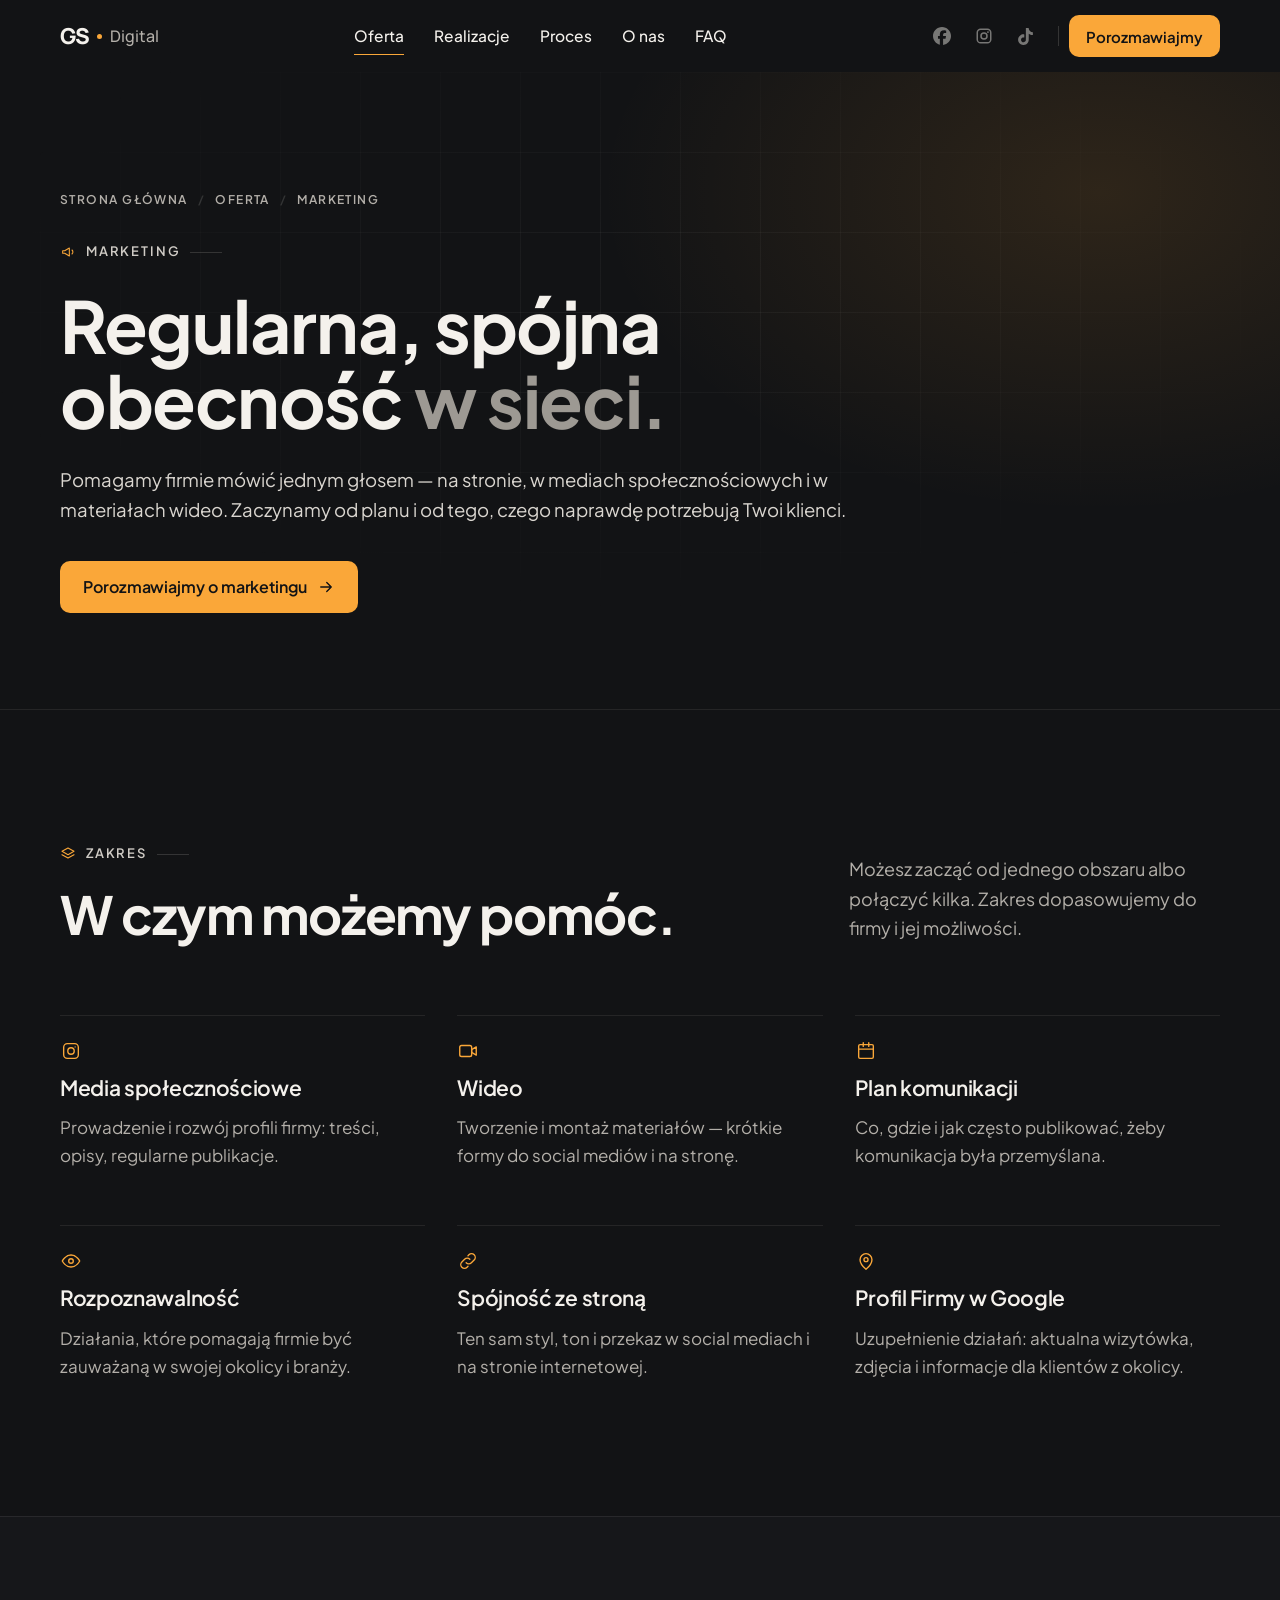
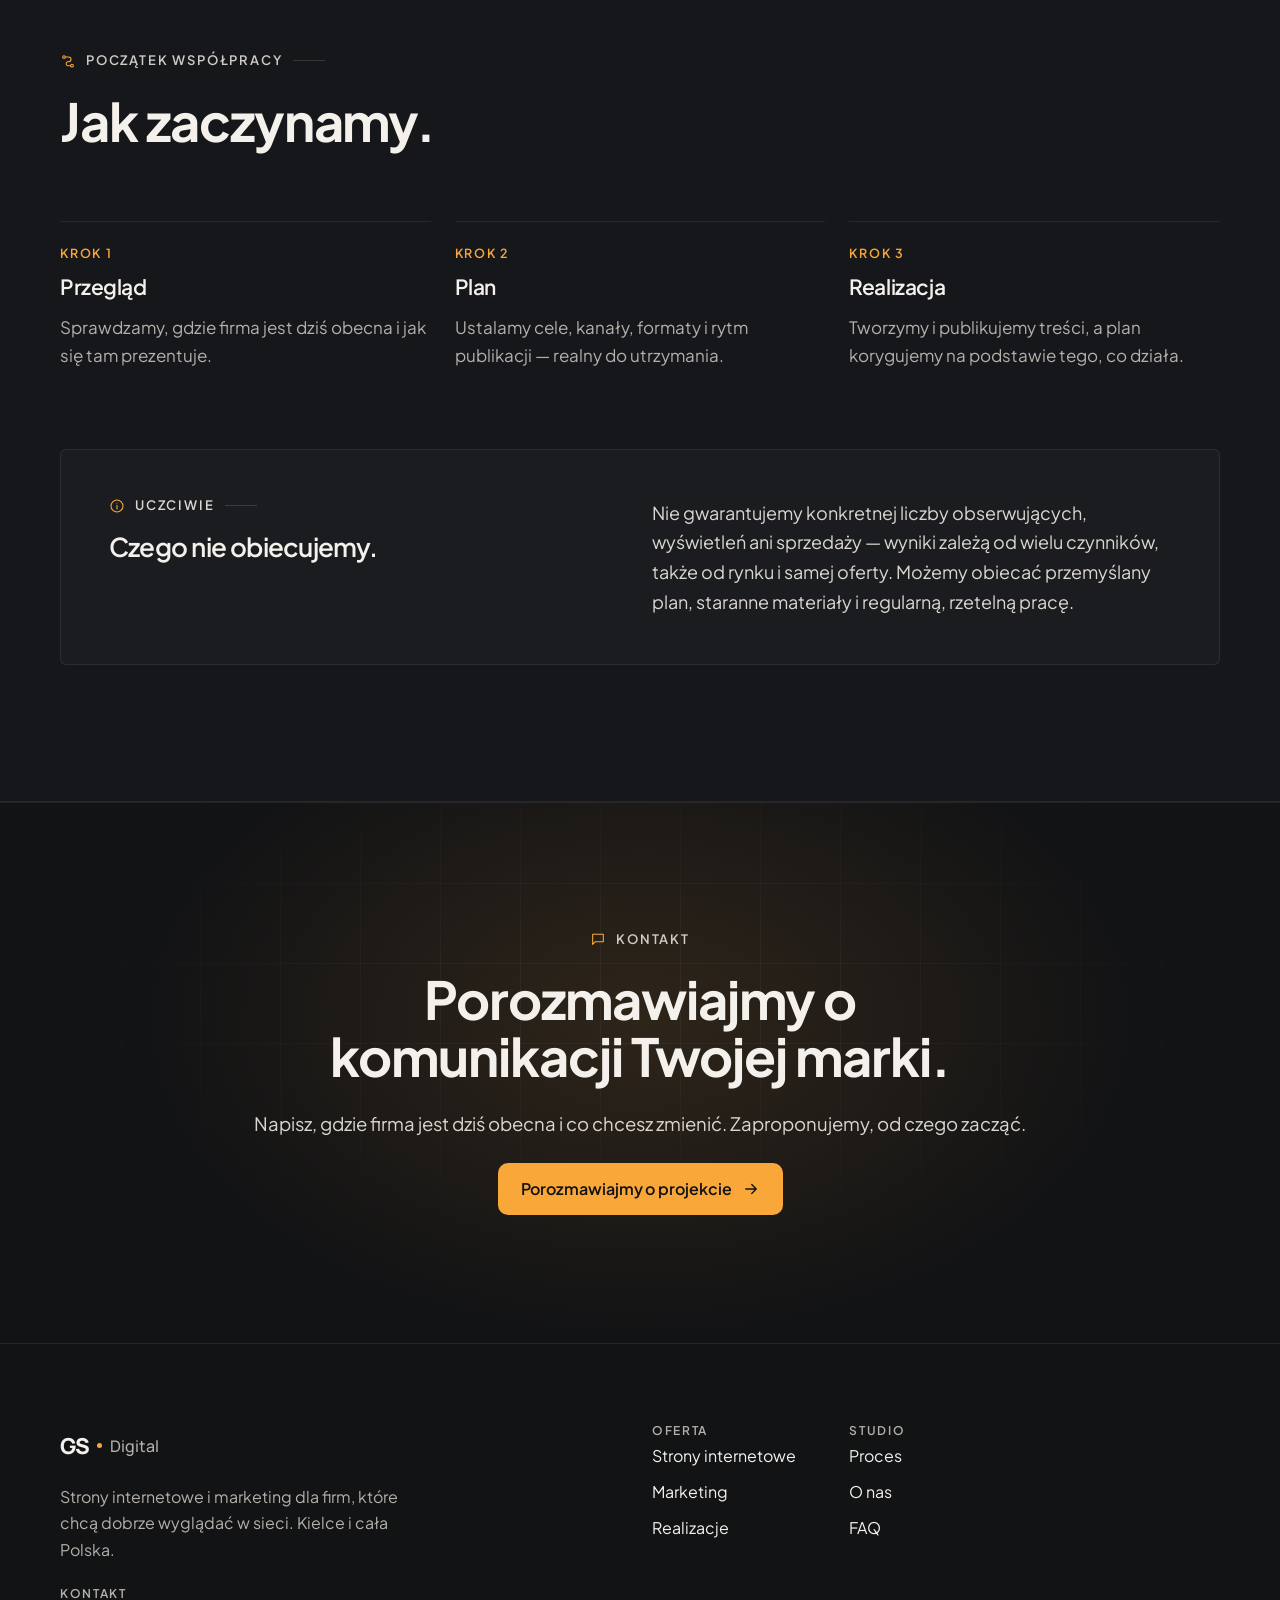
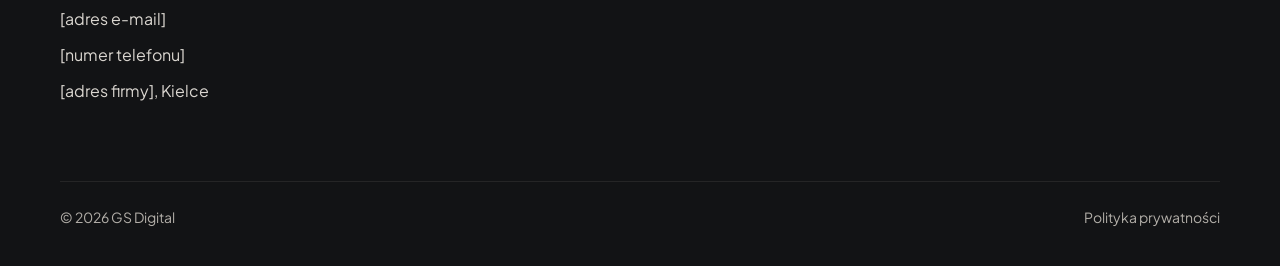
<file: gs-digital-strona/marketing.html>
<!doctype html>
<html lang="pl">
<head>
<meta charset="utf-8">
<link rel="icon" type="image/svg+xml" href="data:image/svg+xml,%3Csvg%20xmlns%3D%22http%3A//www.w3.org/2000/svg%22%20viewBox%3D%220%200%2064%2064%22%3E%3Crect%20width%3D%2264%22%20height%3D%2264%22%20rx%3D%2214%22%20fill%3D%22%23121315%22/%3E%3Ctext%20x%3D%2225%22%20y%3D%2243%22%20text-anchor%3D%22middle%22%20font-family%3D%22Manrope%2CArial%2CHelvetica%2Csans-serif%22%20font-weight%3D%22800%22%20font-size%3D%2230%22%20letter-spacing%3D%22-1.5%22%20fill%3D%22%23F4F1EC%22%3EGS%3C/text%3E%3Ccircle%20cx%3D%2253%22%20cy%3D%2238%22%20r%3D%224.5%22%20fill%3D%22%23FAA739%22/%3E%3C/svg%3E">
<meta name="viewport" content="width=device-width, initial-scale=1">
<title>Marketing i obecność w sieci — GS Digital</title>
<meta name="description" content="Marketing, social media i wideo dla firm — GS Digital.">
<meta name="theme-color" content="#121315">
<link rel="preconnect" href="https://fonts.googleapis.com">
<link rel="preconnect" href="https://fonts.gstatic.com" crossorigin="anonymous">
<link rel="stylesheet" href="https://fonts.googleapis.com/css2?family=IBM+Plex+Mono:wght@400;500&amp;family=Manrope:wght@500;800&amp;family=Plus+Jakarta+Sans:wght@400..800&amp;display=swap">
<link rel="stylesheet" href="styles.css">
<script src="script.js" defer></script>
</head>
<body>
<div class="pg" id="top">

<header class="hdr">
<div class="wrap hdr-in">
<a class="logo" href="index.html" aria-label="GS Digital — strona główna"><span class="logo-gs">GS</span><span class="logo-dot" aria-hidden="true"></span><span class="logo-d">Digital</span></a>
<nav class="nav" aria-label="Główna nawigacja">
<a href="index.html#oferta" aria-current="page">Oferta</a>
<a href="index.html#realizacje">Realizacje</a>
<a href="proces.html">Proces</a>
<a href="o-nas.html">O nas</a>
<a href="faq.html">FAQ</a>
</nav>
<div class="hdr-r">
<ul class="social" aria-label="GS Digital w mediach społecznościowych"><li><a class="soc" data-social="facebook" aria-label="Facebook GS Digital" aria-disabled="true" title="Facebook — profil wkrótce"><svg width="18" height="18" viewBox="0 0 24 24" fill="currentColor" aria-hidden="true" focusable="false"><path d="M9.101 23.691v-7.98H6.627v-3.667h2.474v-1.58c0-4.085 1.848-5.978 5.858-5.978.401 0 .955.042 1.468.103a8.68 8.68 0 0 1 1.141.195v3.325a8.623 8.623 0 0 0-.653-.036 26.805 26.805 0 0 0-.733-.009c-.707 0-1.259.096-1.675.309a1.686 1.686 0 0 0-.679.622c-.258.42-.374.995-.374 1.752v1.297h3.919l-.386 2.103-.287 1.564h-3.246v8.245C19.396 23.238 24 18.179 24 12.044c0-6.627-5.373-12-12-12s-12 5.373-12 12c0 5.628 3.874 10.35 9.101 11.647Z"></path></svg></a></li><li><a class="soc" data-social="instagram" aria-label="Instagram GS Digital" aria-disabled="true" title="Instagram — profil wkrótce"><svg width="18" height="18" viewBox="0 0 24 24" fill="currentColor" aria-hidden="true" focusable="false"><path fill-rule="evenodd" d="M7.5 2h9A5.5 5.5 0 0 1 22 7.5v9a5.5 5.5 0 0 1-5.5 5.5h-9A5.5 5.5 0 0 1 2 16.5v-9A5.5 5.5 0 0 1 7.5 2Zm0 2A3.5 3.5 0 0 0 4 7.5v9A3.5 3.5 0 0 0 7.5 20h9a3.5 3.5 0 0 0 3.5-3.5v-9A3.5 3.5 0 0 0 16.5 4h-9ZM12 7a5 5 0 1 1 0 10 5 5 0 0 1 0-10Zm0 2a3 3 0 1 0 0 6 3 3 0 0 0 0-6Zm5.25-3.5a1.25 1.25 0 1 1 0 2.5 1.25 1.25 0 0 1 0-2.5Z"></path></svg></a></li><li><a class="soc" data-social="tiktok" aria-label="TikTok GS Digital" aria-disabled="true" title="TikTok — profil wkrótce"><svg width="17" height="17" viewBox="0 0 24 24" fill="currentColor" aria-hidden="true" focusable="false"><path d="M12.525.02c1.31-.02 2.61-.01 3.91-.02.08 1.53.63 3.09 1.75 4.17 1.12 1.11 2.7 1.62 4.24 1.79v4.03c-1.44-.05-2.89-.35-4.2-.97-.57-.26-1.1-.59-1.62-.93-.01 2.92.01 5.84-.02 8.75-.08 1.4-.54 2.79-1.35 3.94-1.31 1.92-3.58 3.17-5.91 3.21-1.43.08-2.86-.31-4.08-1.03-2.02-1.19-3.44-3.37-3.65-5.71-.02-.5-.03-1-.01-1.49.18-1.9 1.12-3.72 2.58-4.96 1.66-1.44 3.98-2.13 6.15-1.72.02 1.48-.04 2.96-.04 4.44-.99-.32-2.15-.23-3.02.37-.63.41-1.11 1.04-1.36 1.75-.21.51-.15 1.07-.14 1.61.24 1.64 1.82 3.02 3.5 2.87 1.12-.01 2.19-.66 2.77-1.61.19-.33.4-.67.41-1.06.1-1.79.06-3.57.07-5.36.01-4.03-.01-8.05.02-12.07z"></path></svg></a></li></ul>
<a class="btn btn-ac btn-sm" href="index.html#kontakt">Porozmawiajmy</a>
<button class="burger" type="button" aria-label="Otwórz menu" aria-expanded="false" aria-controls="mmenu">
<svg class="ic-open" width="22" height="22" viewBox="0 0 24 24" fill="none" stroke="currentColor" stroke-width="1.6" stroke-linecap="round" aria-hidden="true"><path d="M4 9h16M4 15h16"></path></svg>
<svg class="ic-close" width="22" height="22" viewBox="0 0 24 24" fill="none" stroke="currentColor" stroke-width="1.6" stroke-linecap="round" aria-hidden="true" hidden><path d="M6 6l12 12M18 6L6 18"></path></svg>
</button>
</div>
</div>
<nav class="mmenu" id="mmenu" aria-label="Menu" hidden>
<a class="ml" href="index.html#oferta" aria-current="page">Oferta</a>
<a class="ml" href="index.html#realizacje">Realizacje</a>
<a class="ml" href="proces.html">Proces</a>
<a class="ml" href="o-nas.html">O nas</a>
<a class="ml" href="faq.html">FAQ</a>
<a class="btn btn-ac" href="index.html#kontakt">Porozmawiajmy o projekcie</a>
<ul class="social social-m" aria-label="GS Digital w mediach społecznościowych"><li><a class="soc" data-social="facebook" aria-label="Facebook GS Digital" aria-disabled="true" title="Facebook — profil wkrótce"><svg width="18" height="18" viewBox="0 0 24 24" fill="currentColor" aria-hidden="true" focusable="false"><path d="M9.101 23.691v-7.98H6.627v-3.667h2.474v-1.58c0-4.085 1.848-5.978 5.858-5.978.401 0 .955.042 1.468.103a8.68 8.68 0 0 1 1.141.195v3.325a8.623 8.623 0 0 0-.653-.036 26.805 26.805 0 0 0-.733-.009c-.707 0-1.259.096-1.675.309a1.686 1.686 0 0 0-.679.622c-.258.42-.374.995-.374 1.752v1.297h3.919l-.386 2.103-.287 1.564h-3.246v8.245C19.396 23.238 24 18.179 24 12.044c0-6.627-5.373-12-12-12s-12 5.373-12 12c0 5.628 3.874 10.35 9.101 11.647Z"></path></svg></a></li><li><a class="soc" data-social="instagram" aria-label="Instagram GS Digital" aria-disabled="true" title="Instagram — profil wkrótce"><svg width="18" height="18" viewBox="0 0 24 24" fill="currentColor" aria-hidden="true" focusable="false"><path fill-rule="evenodd" d="M7.5 2h9A5.5 5.5 0 0 1 22 7.5v9a5.5 5.5 0 0 1-5.5 5.5h-9A5.5 5.5 0 0 1 2 16.5v-9A5.5 5.5 0 0 1 7.5 2Zm0 2A3.5 3.5 0 0 0 4 7.5v9A3.5 3.5 0 0 0 7.5 20h9a3.5 3.5 0 0 0 3.5-3.5v-9A3.5 3.5 0 0 0 16.5 4h-9ZM12 7a5 5 0 1 1 0 10 5 5 0 0 1 0-10Zm0 2a3 3 0 1 0 0 6 3 3 0 0 0 0-6Zm5.25-3.5a1.25 1.25 0 1 1 0 2.5 1.25 1.25 0 0 1 0-2.5Z"></path></svg></a></li><li><a class="soc" data-social="tiktok" aria-label="TikTok GS Digital" aria-disabled="true" title="TikTok — profil wkrótce"><svg width="17" height="17" viewBox="0 0 24 24" fill="currentColor" aria-hidden="true" focusable="false"><path d="M12.525.02c1.31-.02 2.61-.01 3.91-.02.08 1.53.63 3.09 1.75 4.17 1.12 1.11 2.7 1.62 4.24 1.79v4.03c-1.44-.05-2.89-.35-4.2-.97-.57-.26-1.1-.59-1.62-.93-.01 2.92.01 5.84-.02 8.75-.08 1.4-.54 2.79-1.35 3.94-1.31 1.92-3.58 3.17-5.91 3.21-1.43.08-2.86-.31-4.08-1.03-2.02-1.19-3.44-3.37-3.65-5.71-.02-.5-.03-1-.01-1.49.18-1.9 1.12-3.72 2.58-4.96 1.66-1.44 3.98-2.13 6.15-1.72.02 1.48-.04 2.96-.04 4.44-.99-.32-2.15-.23-3.02.37-.63.41-1.11 1.04-1.36 1.75-.21.51-.15 1.07-.14 1.61.24 1.64 1.82 3.02 3.5 2.87 1.12-.01 2.19-.66 2.77-1.61.19-.33.4-.67.41-1.06.1-1.79.06-3.57.07-5.36.01-4.03-.01-8.05.02-12.07z"></path></svg></a></li></ul>
</nav>
</header>

<main>
<section class="phero" aria-labelledby="h-page">
<div class="tex-grid" aria-hidden="true"></div>
<div class="glow drift" aria-hidden="true" style="right: -320px; top: -200px"></div>
<div class="wrap">
<ol class="crumbs ha"><li><a href="index.html">Strona główna</a></li><li><a href="index.html#oferta">Oferta</a></li><li aria-current="page">Marketing</li></ol>
<p class="mark ha"><svg width="16" height="16" viewBox="0 0 24 24" fill="none" stroke="currentColor" stroke-width="1.6" stroke-linecap="round" stroke-linejoin="round" aria-hidden="true"><path d="M4 10v4h3l7 4V6L7 10z"></path><path d="M18 9a4 4 0 0 1 0 6"></path></svg>Marketing</p>
<h1 class="h1 ha d1" id="h-page" style="max-width: 15ch">Regularna, spójna obecność <span class="soft">w sieci.</span></h1>
<p class="lead ha d2">Pomagamy firmie mówić jednym głosem — na stronie, w mediach społecznościowych i w materiałach wideo. Zaczynamy od planu i od tego, czego naprawdę potrzebują Twoi klienci.</p>
<div class="ctas ha d3" style="justify-content: flex-start"><a class="btn btn-ac" href="index.html#kontakt">Porozmawiajmy o marketingu <svg class="arr" width="18" height="18" viewBox="0 0 24 24" fill="none" stroke="currentColor" stroke-width="1.8" stroke-linecap="round" stroke-linejoin="round" aria-hidden="true"><path d="M5 12h14M13 6l6 6-6 6"></path></svg></a></div>
</div>
</section>

<section class="sec" aria-labelledby="h-incl">
<div class="wrap">
<div class="sec-head">
<div class="t rv"><p class="mark"><svg width="16" height="16" viewBox="0 0 24 24" fill="none" stroke="currentColor" stroke-width="1.6" stroke-linecap="round" stroke-linejoin="round" aria-hidden="true"><path d="M12 3l9 5-9 5-9-5z"></path><path d="M3 13l9 5 9-5"></path></svg>Zakres</p><h2 class="h2" id="h-incl">W czym możemy pomóc.</h2></div>
<p class="d rv d1">Możesz zacząć od jednego obszaru albo połączyć kilka. Zakres dopasowujemy do firmy i jej możliwości.</p>
</div>
<div class="gridlist">
<div class="gl-i rv"><svg width="22" height="22" viewBox="0 0 24 24" fill="none" stroke="currentColor" stroke-width="1.5" stroke-linecap="round" stroke-linejoin="round" aria-hidden="true"><rect x="4" y="4" width="16" height="16" rx="4"></rect><circle cx="12" cy="12" r="3.5"></circle><path d="M16.5 7.5h.01"></path></svg><h3>Media społecznościowe</h3><p>Prowadzenie i rozwój profili firmy: treści, opisy, regularne publikacje.</p></div>
<div class="gl-i rv d1"><svg width="22" height="22" viewBox="0 0 24 24" fill="none" stroke="currentColor" stroke-width="1.5" stroke-linecap="round" stroke-linejoin="round" aria-hidden="true"><rect x="3" y="6" width="13" height="12" rx="2"></rect><path d="M16 10.5l5-3v9l-5-3z"></path></svg><h3>Wideo</h3><p>Tworzenie i montaż materiałów — krótkie formy do social mediów i na stronę.</p></div>
<div class="gl-i rv d2"><svg width="22" height="22" viewBox="0 0 24 24" fill="none" stroke="currentColor" stroke-width="1.5" stroke-linecap="round" stroke-linejoin="round" aria-hidden="true"><rect x="4" y="5" width="16" height="15" rx="1.5"></rect><path d="M4 10h16M9 3v4M15 3v4"></path></svg><h3>Plan komunikacji</h3><p>Co, gdzie i jak często publikować, żeby komunikacja była przemyślana.</p></div>
<div class="gl-i rv"><svg width="22" height="22" viewBox="0 0 24 24" fill="none" stroke="currentColor" stroke-width="1.5" stroke-linecap="round" stroke-linejoin="round" aria-hidden="true"><path d="M2.5 12S6 5.5 12 5.5 21.5 12 21.5 12 18 18.5 12 18.5 2.5 12 2.5 12z"></path><circle cx="12" cy="12" r="2.5"></circle></svg><h3>Rozpoznawalność</h3><p>Działania, które pomagają firmie być zauważaną w swojej okolicy i branży.</p></div>
<div class="gl-i rv d1"><svg width="22" height="22" viewBox="0 0 24 24" fill="none" stroke="currentColor" stroke-width="1.5" stroke-linecap="round" stroke-linejoin="round" aria-hidden="true"><path d="M10 14a4 4 0 0 0 5.7 0l3-3a4 4 0 0 0-5.7-5.7l-1 1"></path><path d="M14 10a4 4 0 0 0-5.7 0l-3 3a4 4 0 0 0 5.7 5.7l1-1"></path></svg><h3>Spójność ze stroną</h3><p>Ten sam styl, ton i przekaz w social mediach i na stronie internetowej.</p></div>
<div class="gl-i rv d2"><svg width="22" height="22" viewBox="0 0 24 24" fill="none" stroke="currentColor" stroke-width="1.5" stroke-linecap="round" stroke-linejoin="round" aria-hidden="true"><path d="M12 21s-6.5-5.6-6.5-10.5a6.5 6.5 0 0 1 13 0C18.5 15.4 12 21 12 21z"></path><circle cx="12" cy="10.5" r="2.2"></circle></svg><h3>Profil Firmy w Google</h3><p>Uzupełnienie działań: aktualna wizytówka, zdjęcia i informacje dla klientów z okolicy.</p></div>
</div>
</div>
</section>

<section class="sec sec-alt" aria-labelledby="h-start">
<div class="wrap">
<div class="sec-head">
<div class="t rv"><p class="mark"><svg width="16" height="16" viewBox="0 0 24 24" fill="none" stroke="currentColor" stroke-width="1.6" stroke-linecap="round" stroke-linejoin="round" aria-hidden="true"><circle cx="6" cy="6" r="2"></circle><circle cx="18" cy="19" r="2"></circle><path d="M8 6h5a3.5 3.5 0 0 1 0 7h-2a3.5 3.5 0 0 0 0 6h5"></path></svg>Początek współpracy</p><h2 class="h2" id="h-start">Jak zaczynamy.</h2></div>
</div>
<ol class="steps3">
<li class="rv"><span class="mono">Krok 1</span><h3 class="h4">Przegląd</h3><p>Sprawdzamy, gdzie firma jest dziś obecna i jak się tam prezentuje.</p></li>
<li class="rv d1"><span class="mono">Krok 2</span><h3 class="h4">Plan</h3><p>Ustalamy cele, kanały, formaty i rytm publikacji — realny do utrzymania.</p></li>
<li class="rv d2"><span class="mono">Krok 3</span><h3 class="h4">Realizacja</h3><p>Tworzymy i publikujemy treści, a plan korygujemy na podstawie tego, co działa.</p></li>
</ol>
<div class="honest rv" style="margin-top: 80px">
<div class="t"><p class="mark"><svg width="16" height="16" viewBox="0 0 24 24" fill="none" stroke="currentColor" stroke-width="1.6" stroke-linecap="round" stroke-linejoin="round" aria-hidden="true"><circle cx="12" cy="12" r="9"></circle><path d="M12 11v5.5M12 7.5v.01"></path></svg>Uczciwie</p><h3 class="h4" style="font-size: 26px; letter-spacing: -0.03em">Czego nie obiecujemy.</h3></div>
<p>Nie gwarantujemy konkretnej liczby obserwujących, wyświetleń ani sprzedaży — wyniki zależą od wielu czynników, także od rynku i samej oferty. Możemy obiecać przemyślany plan, staranne materiały i regularną, rzetelną pracę.</p>
</div>
</div>
</section>

<section class="cta-band" aria-labelledby="h-cta">
<div class="tex-grid" aria-hidden="true"></div>
<div class="glow" aria-hidden="true" style="left: 50%; top: 40%; margin-left: -500px; margin-top: -320px"></div>
<div class="wrap rv">
<p class="mark c"><svg width="16" height="16" viewBox="0 0 24 24" fill="none" stroke="currentColor" stroke-width="1.6" stroke-linecap="round" stroke-linejoin="round" aria-hidden="true"><path d="M4 5h16v11H8l-4 4z"></path></svg>Kontakt</p>
<h2 class="h2" id="h-cta" style="max-width: 18ch">Porozmawiajmy o komunikacji Twojej marki.</h2>
<p class="lead">Napisz, gdzie firma jest dziś obecna i co chcesz zmienić. Zaproponujemy, od czego zacząć.</p>
<a class="btn btn-ac" href="index.html#kontakt">Porozmawiajmy o projekcie <svg class="arr" width="18" height="18" viewBox="0 0 24 24" fill="none" stroke="currentColor" stroke-width="1.8" stroke-linecap="round" stroke-linejoin="round" aria-hidden="true"><path d="M5 12h14M13 6l6 6-6 6"></path></svg></a>
</div>
</section>
</main>

<footer class="ftr">
<div class="wrap">
<div class="f-grid">
<div class="f-brand">
<a class="logo" href="index.html" aria-label="GS Digital — strona główna"><span class="logo-gs">GS</span><span class="logo-dot" aria-hidden="true"></span><span class="logo-d">Digital</span></a>
<p>Strony internetowe i marketing dla firm, które chcą dobrze wyglądać w sieci. Kielce i cała Polska.</p>
</div>
<nav class="f-col" aria-label="Oferta">
<p class="f-h">Oferta</p>
<a class="f-l" href="strony.html">Strony internetowe</a>
<a class="f-l" href="marketing.html">Marketing</a>
<a class="f-l" href="index.html#realizacje">Realizacje</a>
</nav>
<nav class="f-col" aria-label="Studio">
<p class="f-h">Studio</p>
<a class="f-l" href="proces.html">Proces</a>
<a class="f-l" href="o-nas.html">O nas</a>
<a class="f-l" href="faq.html">FAQ</a>
</nav>
<div class="f-col w">
<p class="f-h">Kontakt</p>
<span class="f-t">[adres e-mail]</span>
<span class="f-t">[numer telefonu]</span>
<span class="f-t">[adres firmy], Kielce</span>
</div>
</div>
<div class="f-bot"><span>© 2026 GS Digital</span><a href="#polityka-prywatnosci">Polityka prywatności</a></div>
</div>
</footer>

</div>
</body>
</html>
</file>
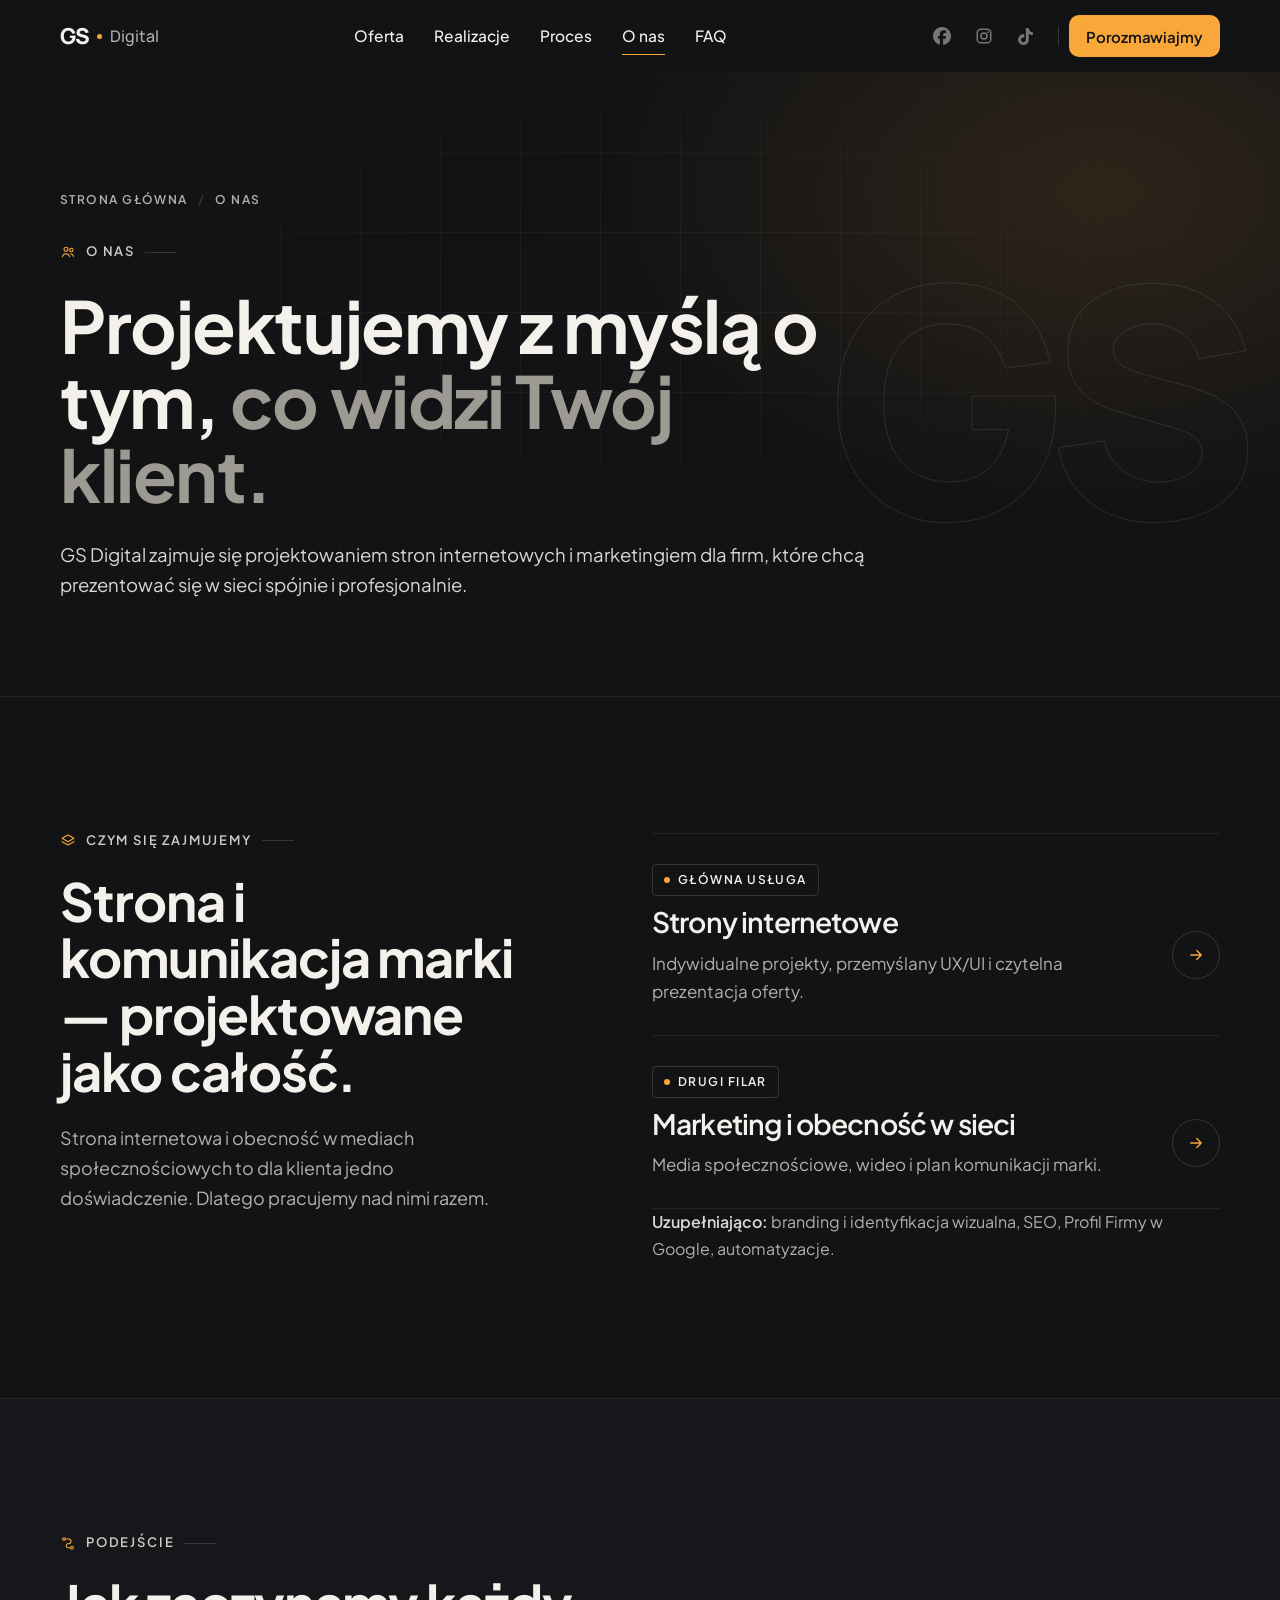
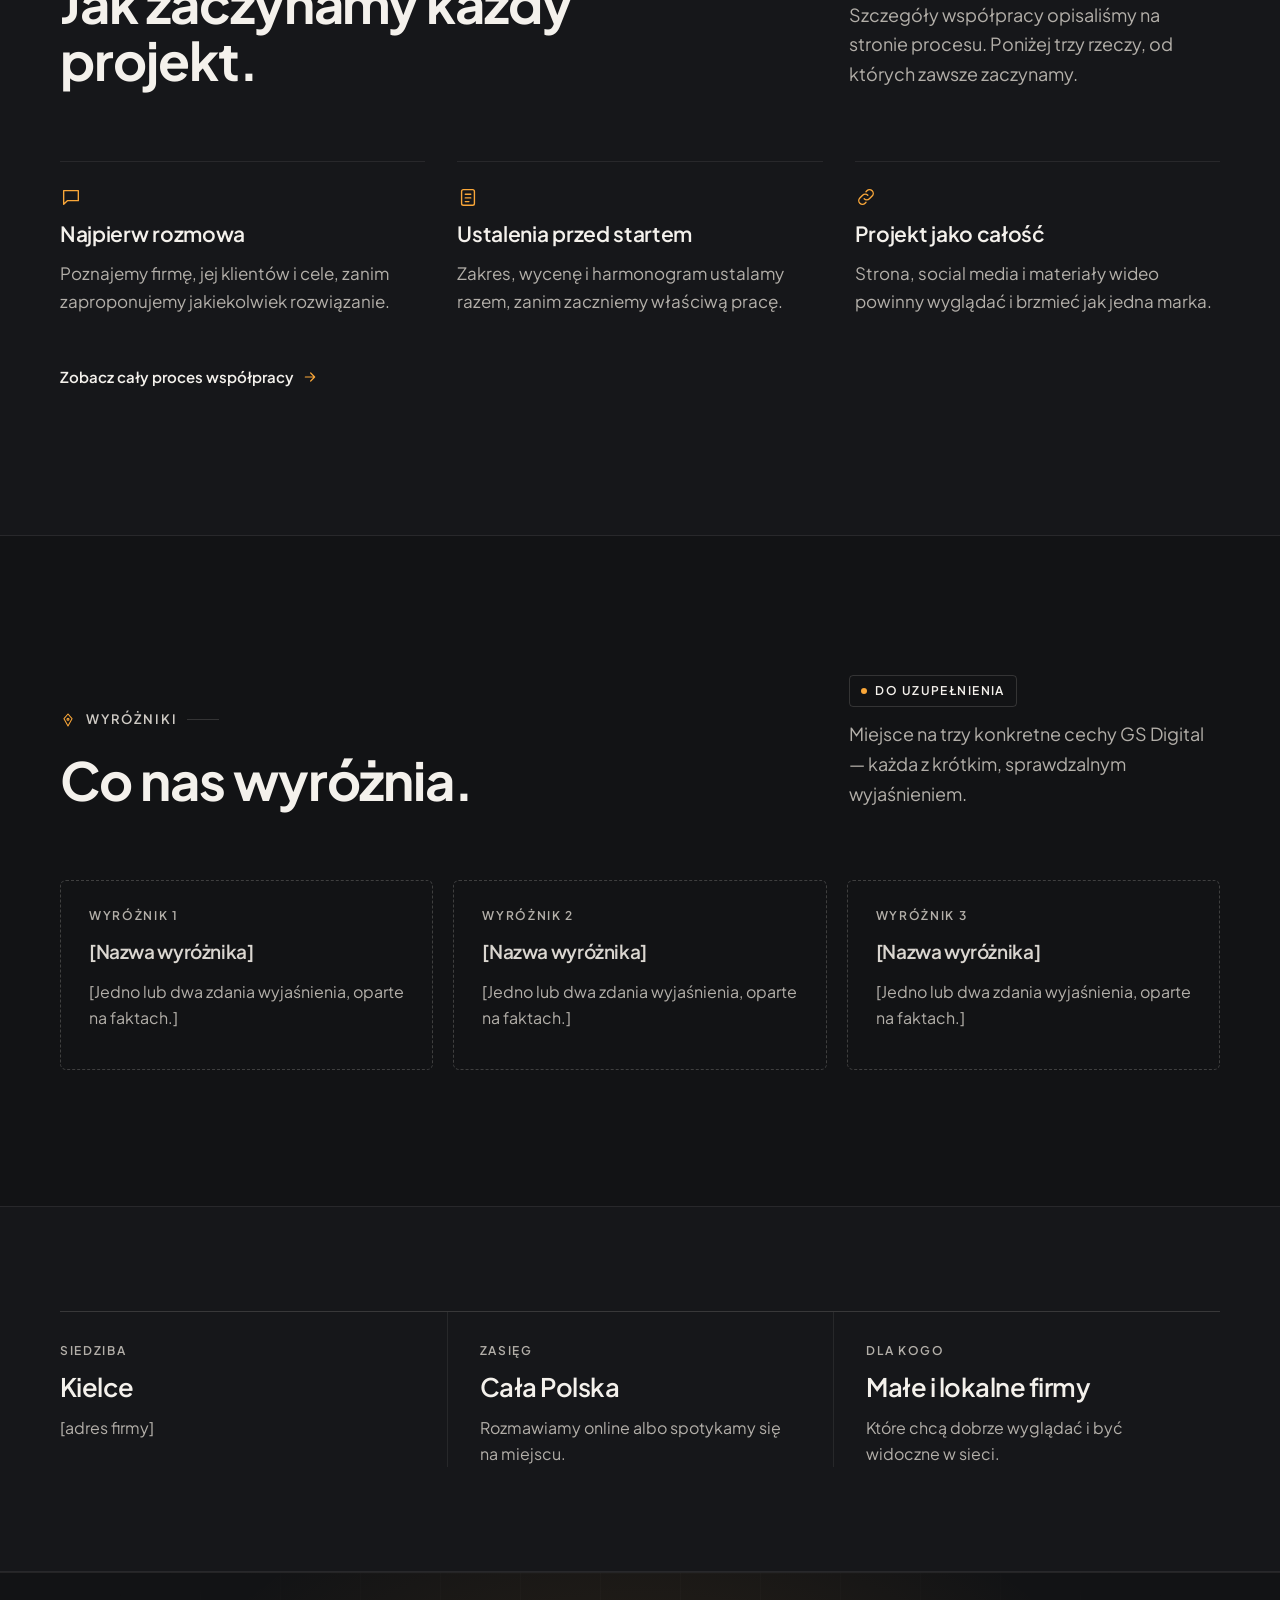
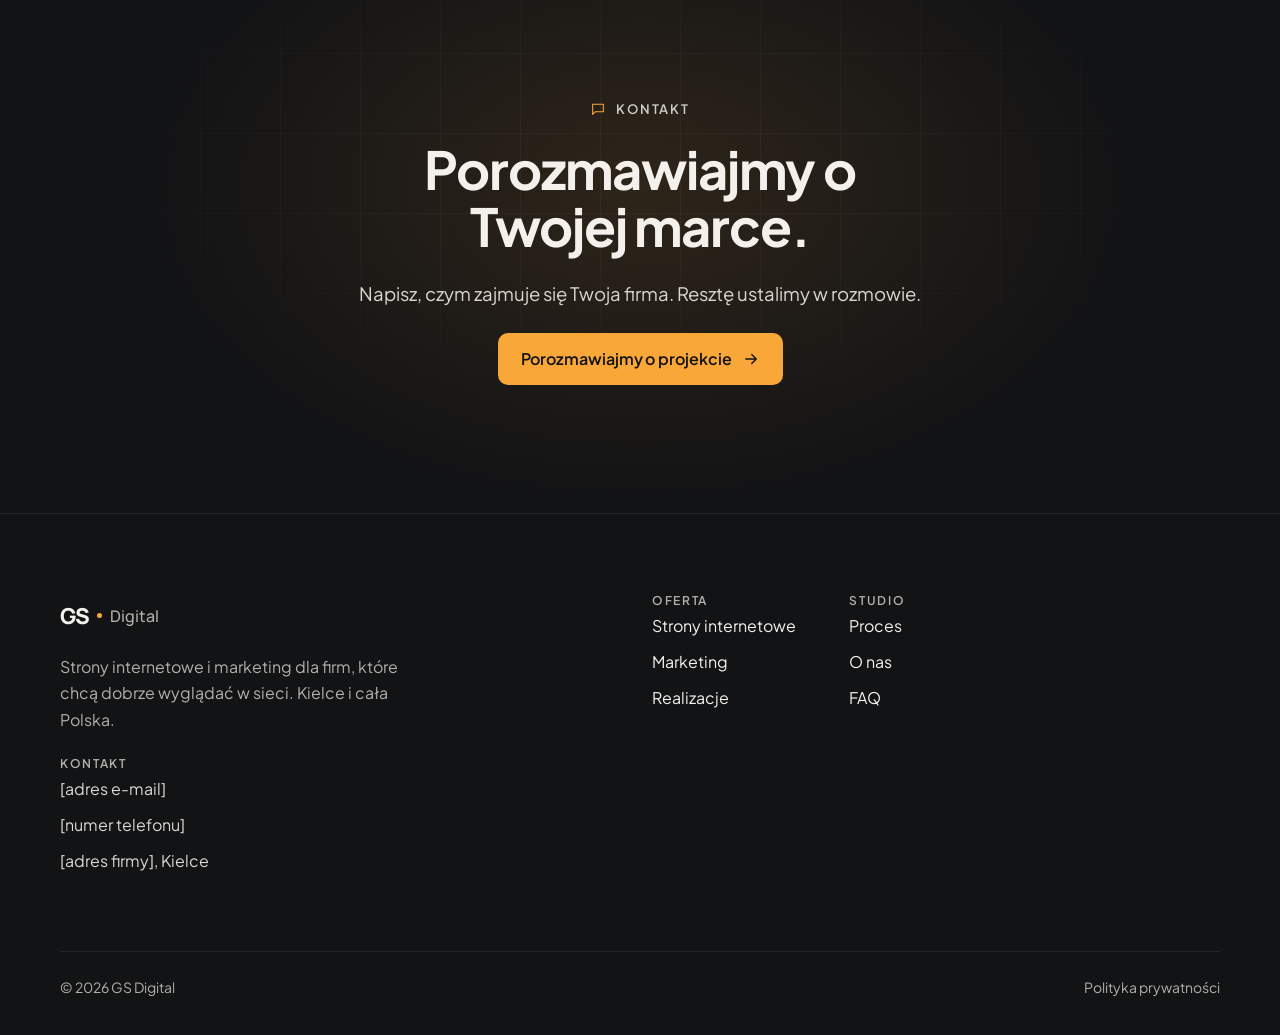
<file: gs-digital-strona/o-nas.html>
<!doctype html>
<html lang="pl">
<head>
<meta charset="utf-8">
<link rel="icon" type="image/svg+xml" href="data:image/svg+xml,%3Csvg%20xmlns%3D%22http%3A//www.w3.org/2000/svg%22%20viewBox%3D%220%200%2064%2064%22%3E%3Crect%20width%3D%2264%22%20height%3D%2264%22%20rx%3D%2214%22%20fill%3D%22%23121315%22/%3E%3Ctext%20x%3D%2225%22%20y%3D%2243%22%20text-anchor%3D%22middle%22%20font-family%3D%22Manrope%2CArial%2CHelvetica%2Csans-serif%22%20font-weight%3D%22800%22%20font-size%3D%2230%22%20letter-spacing%3D%22-1.5%22%20fill%3D%22%23F4F1EC%22%3EGS%3C/text%3E%3Ccircle%20cx%3D%2253%22%20cy%3D%2238%22%20r%3D%224.5%22%20fill%3D%22%23FAA739%22/%3E%3C/svg%3E">
<meta name="viewport" content="width=device-width, initial-scale=1">
<title>O nas — GS Digital</title>
<meta name="description" content="GS Digital — projektowanie stron internetowych i marketing dla firm.">
<meta name="theme-color" content="#121315">
<link rel="preconnect" href="https://fonts.googleapis.com">
<link rel="preconnect" href="https://fonts.gstatic.com" crossorigin="anonymous">
<link rel="stylesheet" href="https://fonts.googleapis.com/css2?family=IBM+Plex+Mono:wght@400;500&amp;family=Manrope:wght@500;800&amp;family=Plus+Jakarta+Sans:wght@400..800&amp;display=swap">
<link rel="stylesheet" href="styles.css">
<script src="script.js" defer></script>
</head>
<body>
<div class="pg" id="top">

<header class="hdr">
<div class="wrap hdr-in">
<a class="logo" href="index.html" aria-label="GS Digital — strona główna"><span class="logo-gs">GS</span><span class="logo-dot" aria-hidden="true"></span><span class="logo-d">Digital</span></a>
<nav class="nav" aria-label="Główna nawigacja">
<a href="index.html#oferta">Oferta</a>
<a href="index.html#realizacje">Realizacje</a>
<a href="proces.html">Proces</a>
<a href="o-nas.html" aria-current="page">O nas</a>
<a href="faq.html">FAQ</a>
</nav>
<div class="hdr-r">
<ul class="social" aria-label="GS Digital w mediach społecznościowych"><li><a class="soc" data-social="facebook" aria-label="Facebook GS Digital" aria-disabled="true" title="Facebook — profil wkrótce"><svg width="18" height="18" viewBox="0 0 24 24" fill="currentColor" aria-hidden="true" focusable="false"><path d="M9.101 23.691v-7.98H6.627v-3.667h2.474v-1.58c0-4.085 1.848-5.978 5.858-5.978.401 0 .955.042 1.468.103a8.68 8.68 0 0 1 1.141.195v3.325a8.623 8.623 0 0 0-.653-.036 26.805 26.805 0 0 0-.733-.009c-.707 0-1.259.096-1.675.309a1.686 1.686 0 0 0-.679.622c-.258.42-.374.995-.374 1.752v1.297h3.919l-.386 2.103-.287 1.564h-3.246v8.245C19.396 23.238 24 18.179 24 12.044c0-6.627-5.373-12-12-12s-12 5.373-12 12c0 5.628 3.874 10.35 9.101 11.647Z"></path></svg></a></li><li><a class="soc" data-social="instagram" aria-label="Instagram GS Digital" aria-disabled="true" title="Instagram — profil wkrótce"><svg width="18" height="18" viewBox="0 0 24 24" fill="currentColor" aria-hidden="true" focusable="false"><path fill-rule="evenodd" d="M7.5 2h9A5.5 5.5 0 0 1 22 7.5v9a5.5 5.5 0 0 1-5.5 5.5h-9A5.5 5.5 0 0 1 2 16.5v-9A5.5 5.5 0 0 1 7.5 2Zm0 2A3.5 3.5 0 0 0 4 7.5v9A3.5 3.5 0 0 0 7.5 20h9a3.5 3.5 0 0 0 3.5-3.5v-9A3.5 3.5 0 0 0 16.5 4h-9ZM12 7a5 5 0 1 1 0 10 5 5 0 0 1 0-10Zm0 2a3 3 0 1 0 0 6 3 3 0 0 0 0-6Zm5.25-3.5a1.25 1.25 0 1 1 0 2.5 1.25 1.25 0 0 1 0-2.5Z"></path></svg></a></li><li><a class="soc" data-social="tiktok" aria-label="TikTok GS Digital" aria-disabled="true" title="TikTok — profil wkrótce"><svg width="17" height="17" viewBox="0 0 24 24" fill="currentColor" aria-hidden="true" focusable="false"><path d="M12.525.02c1.31-.02 2.61-.01 3.91-.02.08 1.53.63 3.09 1.75 4.17 1.12 1.11 2.7 1.62 4.24 1.79v4.03c-1.44-.05-2.89-.35-4.2-.97-.57-.26-1.1-.59-1.62-.93-.01 2.92.01 5.84-.02 8.75-.08 1.4-.54 2.79-1.35 3.94-1.31 1.92-3.58 3.17-5.91 3.21-1.43.08-2.86-.31-4.08-1.03-2.02-1.19-3.44-3.37-3.65-5.71-.02-.5-.03-1-.01-1.49.18-1.9 1.12-3.72 2.58-4.96 1.66-1.44 3.98-2.13 6.15-1.72.02 1.48-.04 2.96-.04 4.44-.99-.32-2.15-.23-3.02.37-.63.41-1.11 1.04-1.36 1.75-.21.51-.15 1.07-.14 1.61.24 1.64 1.82 3.02 3.5 2.87 1.12-.01 2.19-.66 2.77-1.61.19-.33.4-.67.41-1.06.1-1.79.06-3.57.07-5.36.01-4.03-.01-8.05.02-12.07z"></path></svg></a></li></ul>
<a class="btn btn-ac btn-sm" href="index.html#kontakt">Porozmawiajmy</a>
<button class="burger" type="button" aria-label="Otwórz menu" aria-expanded="false" aria-controls="mmenu">
<svg class="ic-open" width="22" height="22" viewBox="0 0 24 24" fill="none" stroke="currentColor" stroke-width="1.6" stroke-linecap="round" aria-hidden="true"><path d="M4 9h16M4 15h16"></path></svg>
<svg class="ic-close" width="22" height="22" viewBox="0 0 24 24" fill="none" stroke="currentColor" stroke-width="1.6" stroke-linecap="round" aria-hidden="true" hidden><path d="M6 6l12 12M18 6L6 18"></path></svg>
</button>
</div>
</div>
<nav class="mmenu" id="mmenu" aria-label="Menu" hidden>
<a class="ml" href="index.html#oferta">Oferta</a>
<a class="ml" href="index.html#realizacje">Realizacje</a>
<a class="ml" href="proces.html">Proces</a>
<a class="ml" href="o-nas.html" aria-current="page">O nas</a>
<a class="ml" href="faq.html">FAQ</a>
<a class="btn btn-ac" href="index.html#kontakt">Porozmawiajmy o projekcie</a>
<ul class="social social-m" aria-label="GS Digital w mediach społecznościowych"><li><a class="soc" data-social="facebook" aria-label="Facebook GS Digital" aria-disabled="true" title="Facebook — profil wkrótce"><svg width="18" height="18" viewBox="0 0 24 24" fill="currentColor" aria-hidden="true" focusable="false"><path d="M9.101 23.691v-7.98H6.627v-3.667h2.474v-1.58c0-4.085 1.848-5.978 5.858-5.978.401 0 .955.042 1.468.103a8.68 8.68 0 0 1 1.141.195v3.325a8.623 8.623 0 0 0-.653-.036 26.805 26.805 0 0 0-.733-.009c-.707 0-1.259.096-1.675.309a1.686 1.686 0 0 0-.679.622c-.258.42-.374.995-.374 1.752v1.297h3.919l-.386 2.103-.287 1.564h-3.246v8.245C19.396 23.238 24 18.179 24 12.044c0-6.627-5.373-12-12-12s-12 5.373-12 12c0 5.628 3.874 10.35 9.101 11.647Z"></path></svg></a></li><li><a class="soc" data-social="instagram" aria-label="Instagram GS Digital" aria-disabled="true" title="Instagram — profil wkrótce"><svg width="18" height="18" viewBox="0 0 24 24" fill="currentColor" aria-hidden="true" focusable="false"><path fill-rule="evenodd" d="M7.5 2h9A5.5 5.5 0 0 1 22 7.5v9a5.5 5.5 0 0 1-5.5 5.5h-9A5.5 5.5 0 0 1 2 16.5v-9A5.5 5.5 0 0 1 7.5 2Zm0 2A3.5 3.5 0 0 0 4 7.5v9A3.5 3.5 0 0 0 7.5 20h9a3.5 3.5 0 0 0 3.5-3.5v-9A3.5 3.5 0 0 0 16.5 4h-9ZM12 7a5 5 0 1 1 0 10 5 5 0 0 1 0-10Zm0 2a3 3 0 1 0 0 6 3 3 0 0 0 0-6Zm5.25-3.5a1.25 1.25 0 1 1 0 2.5 1.25 1.25 0 0 1 0-2.5Z"></path></svg></a></li><li><a class="soc" data-social="tiktok" aria-label="TikTok GS Digital" aria-disabled="true" title="TikTok — profil wkrótce"><svg width="17" height="17" viewBox="0 0 24 24" fill="currentColor" aria-hidden="true" focusable="false"><path d="M12.525.02c1.31-.02 2.61-.01 3.91-.02.08 1.53.63 3.09 1.75 4.17 1.12 1.11 2.7 1.62 4.24 1.79v4.03c-1.44-.05-2.89-.35-4.2-.97-.57-.26-1.1-.59-1.62-.93-.01 2.92.01 5.84-.02 8.75-.08 1.4-.54 2.79-1.35 3.94-1.31 1.92-3.58 3.17-5.91 3.21-1.43.08-2.86-.31-4.08-1.03-2.02-1.19-3.44-3.37-3.65-5.71-.02-.5-.03-1-.01-1.49.18-1.9 1.12-3.72 2.58-4.96 1.66-1.44 3.98-2.13 6.15-1.72.02 1.48-.04 2.96-.04 4.44-.99-.32-2.15-.23-3.02.37-.63.41-1.11 1.04-1.36 1.75-.21.51-.15 1.07-.14 1.61.24 1.64 1.82 3.02 3.5 2.87 1.12-.01 2.19-.66 2.77-1.61.19-.33.4-.67.41-1.06.1-1.79.06-3.57.07-5.36.01-4.03-.01-8.05.02-12.07z"></path></svg></a></li></ul>
</nav>
</header>

<main>
<section class="phero" aria-labelledby="h-page">
<div class="tex-grid" aria-hidden="true"></div>
<div class="glow drift" aria-hidden="true" style="right: -320px; top: -200px"></div>
<span class="ghost" aria-hidden="true">GS</span>
<div class="wrap">
<ol class="crumbs ha"><li><a href="index.html">Strona główna</a></li><li aria-current="page">O nas</li></ol>
<p class="mark ha"><svg width="16" height="16" viewBox="0 0 24 24" fill="none" stroke="currentColor" stroke-width="1.6" stroke-linecap="round" stroke-linejoin="round" aria-hidden="true"><circle cx="9" cy="8" r="3"></circle><path d="M3.5 19c1-3 3-4.5 5.5-4.5s4.5 1.5 5.5 4.5"></path><circle cx="17" cy="9" r="2.5"></circle><path d="M16 14.5c2 .2 3.6 1.6 4.5 4"></path></svg>O nas</p>
<h1 class="h1 ha d1" id="h-page" style="max-width: 15ch">Projektujemy z myślą o tym, <span class="soft">co widzi Twój klient.</span></h1>
<p class="lead ha d2">GS Digital zajmuje się projektowaniem stron internetowych i marketingiem dla firm, które chcą prezentować się w sieci spójnie i profesjonalnie.</p>
</div>
</section>

<!-- Czym się zajmujemy -->
<section class="sec" aria-labelledby="h-what">
<div class="wrap ab-split">
<div class="ab-st rv">
<p class="mark"><svg width="16" height="16" viewBox="0 0 24 24" fill="none" stroke="currentColor" stroke-width="1.6" stroke-linecap="round" stroke-linejoin="round" aria-hidden="true"><path d="M12 3l9 5-9 5-9-5z"></path><path d="M3 13l9 5 9-5"></path></svg>Czym się zajmujemy</p>
<h2 class="h2" id="h-what">Strona i komunikacja marki — projektowane jako całość.</h2>
<p class="body">Strona internetowa i obecność w mediach społecznościowych to dla klienta jedno doświadczenie. Dlatego pracujemy nad nimi razem.</p>
</div>
<div class="ab-pillars rv d1">
<a class="ab-p" href="strony.html">
<span class="tag"><i></i>Główna usługa</span>
<h3>Strony internetowe</h3>
<p>Indywidualne projekty, przemyślany UX/UI i czytelna prezentacja oferty.</p>
<span class="go" aria-hidden="true"><svg width="18" height="18" viewBox="0 0 24 24" fill="none" stroke="currentColor" stroke-width="1.8" stroke-linecap="round" stroke-linejoin="round"><path d="M5 12h14M13 6l6 6-6 6"></path></svg></span>
</a>
<a class="ab-p" href="marketing.html">
<span class="tag"><i></i>Drugi filar</span>
<h3>Marketing i obecność w sieci</h3>
<p>Media społecznościowe, wideo i plan komunikacji marki.</p>
<span class="go" aria-hidden="true"><svg width="18" height="18" viewBox="0 0 24 24" fill="none" stroke="currentColor" stroke-width="1.8" stroke-linecap="round" stroke-linejoin="round"><path d="M5 12h14M13 6l6 6-6 6"></path></svg></span>
</a>
<p class="ab-more"><b>Uzupełniająco:</b> branding i identyfikacja wizualna, SEO, Profil Firmy w Google, automatyzacje.</p>
</div>
</div>
</section>

<!-- Podejście -->
<section class="sec sec-alt" aria-labelledby="h-how">
<div class="wrap">
<div class="sec-head">
<div class="t rv"><p class="mark"><svg width="16" height="16" viewBox="0 0 24 24" fill="none" stroke="currentColor" stroke-width="1.6" stroke-linecap="round" stroke-linejoin="round" aria-hidden="true"><circle cx="6" cy="6" r="2"></circle><circle cx="18" cy="19" r="2"></circle><path d="M8 6h5a3.5 3.5 0 0 1 0 7h-2a3.5 3.5 0 0 0 0 6h5"></path></svg>Podejście</p><h2 class="h2" id="h-how">Jak zaczynamy każdy projekt.</h2></div>
<p class="d rv d1">Szczegóły współpracy opisaliśmy na stronie procesu. Poniżej trzy rzeczy, od których zawsze zaczynamy.</p>
</div>
<div class="gridlist">
<div class="gl-i rv"><svg width="22" height="22" viewBox="0 0 24 24" fill="none" stroke="currentColor" stroke-width="1.5" stroke-linecap="round" stroke-linejoin="round" aria-hidden="true"><path d="M4 5h16v11H8l-4 4z"></path></svg><h3>Najpierw rozmowa</h3><p>Poznajemy firmę, jej klientów i cele, zanim zaproponujemy jakiekolwiek rozwiązanie.</p></div>
<div class="gl-i rv d1"><svg width="22" height="22" viewBox="0 0 24 24" fill="none" stroke="currentColor" stroke-width="1.5" stroke-linecap="round" stroke-linejoin="round" aria-hidden="true"><rect x="5" y="4" width="14" height="17" rx="2"></rect><path d="M9 9h6M9 13h6M9 17h4"></path></svg><h3>Ustalenia przed startem</h3><p>Zakres, wycenę i harmonogram ustalamy razem, zanim zaczniemy właściwą pracę.</p></div>
<div class="gl-i rv d2"><svg width="22" height="22" viewBox="0 0 24 24" fill="none" stroke="currentColor" stroke-width="1.5" stroke-linecap="round" stroke-linejoin="round" aria-hidden="true"><path d="M10 14a4 4 0 0 0 5.7 0l3-3a4 4 0 0 0-5.7-5.7l-1 1"></path><path d="M14 10a4 4 0 0 0-5.7 0l-3 3a4 4 0 0 0 5.7 5.7l1-1"></path></svg><h3>Projekt jako całość</h3><p>Strona, social media i materiały wideo powinny wyglądać i brzmieć jak jedna marka.</p></div>
</div>
<a class="link rv" href="proces.html" style="margin-top: 40px">Zobacz cały proces współpracy <svg class="arr" width="16" height="16" viewBox="0 0 24 24" fill="none" stroke="currentColor" stroke-width="1.8" stroke-linecap="round" stroke-linejoin="round" aria-hidden="true"><path d="M5 12h14M13 6l6 6-6 6"></path></svg></a>
</div>
</section>

<!-- Wyróżniki: miejsce do uzupełnienia -->
<section class="sec" aria-labelledby="h-diff">
<div class="wrap">
<div class="sec-head">
<div class="t rv"><p class="mark"><svg width="16" height="16" viewBox="0 0 24 24" fill="none" stroke="currentColor" stroke-width="1.6" stroke-linecap="round" stroke-linejoin="round" aria-hidden="true"><path d="M12 3l6 7-6 11-6-11z"></path><circle cx="12" cy="11" r="1.5"></circle></svg>Wyróżniki</p><h2 class="h2" id="h-diff">Co nas wyróżnia.</h2></div>
<p class="d rv d1"><span class="tag" style="margin-bottom: 12px"><i></i>Do uzupełnienia</span><br>Miejsce na trzy konkretne cechy GS Digital — każda z krótkim, sprawdzalnym wyjaśnieniem.</p>
</div>
<div class="slots">
<div class="slot rv"><span class="lab">Wyróżnik 1</span><h3>[Nazwa wyróżnika]</h3><p>[Jedno lub dwa zdania wyjaśnienia, oparte na faktach.]</p></div>
<div class="slot rv d1"><span class="lab">Wyróżnik 2</span><h3>[Nazwa wyróżnika]</h3><p>[Jedno lub dwa zdania wyjaśnienia, oparte na faktach.]</p></div>
<div class="slot rv d2"><span class="lab">Wyróżnik 3</span><h3>[Nazwa wyróżnika]</h3><p>[Jedno lub dwa zdania wyjaśnienia, oparte na faktach.]</p></div>
</div>
</div>
</section>

<!-- Gdzie i dla kogo -->
<section class="sec-sm sec-alt" aria-labelledby="h-where">
<div class="wrap">
<h2 class="sr-only" id="h-where" style="position: absolute; width: 1px; height: 1px; overflow: hidden; clip: rect(0 0 0 0); white-space: nowrap">Gdzie i dla kogo pracujemy</h2>
<div class="facts rv">
<div class="fact"><span class="lab">Siedziba</span><p class="fact-v">Kielce</p><p>[adres firmy]</p></div>
<div class="fact"><span class="lab">Zasięg</span><p class="fact-v">Cała Polska</p><p>Rozmawiamy online albo spotykamy się na miejscu.</p></div>
<div class="fact"><span class="lab">Dla kogo</span><p class="fact-v">Małe i lokalne firmy</p><p>Które chcą dobrze wyglądać i być widoczne w sieci.</p></div>
</div>
</div>
</section>

<section class="cta-band" aria-labelledby="h-cta">
<div class="tex-grid" aria-hidden="true"></div>
<div class="glow" aria-hidden="true" style="left: 50%; top: 40%; margin-left: -500px; margin-top: -320px"></div>
<div class="wrap rv">
<p class="mark c"><svg width="16" height="16" viewBox="0 0 24 24" fill="none" stroke="currentColor" stroke-width="1.6" stroke-linecap="round" stroke-linejoin="round" aria-hidden="true"><path d="M4 5h16v11H8l-4 4z"></path></svg>Kontakt</p>
<h2 class="h2" id="h-cta" style="max-width: 16ch">Porozmawiajmy o Twojej marce.</h2>
<p class="lead">Napisz, czym zajmuje się Twoja firma. Resztę ustalimy w rozmowie.</p>
<a class="btn btn-ac" href="index.html#kontakt">Porozmawiajmy o projekcie <svg class="arr" width="18" height="18" viewBox="0 0 24 24" fill="none" stroke="currentColor" stroke-width="1.8" stroke-linecap="round" stroke-linejoin="round" aria-hidden="true"><path d="M5 12h14M13 6l6 6-6 6"></path></svg></a>
</div>
</section>
</main>

<footer class="ftr">
<div class="wrap">
<div class="f-grid">
<div class="f-brand">
<a class="logo" href="index.html" aria-label="GS Digital — strona główna"><span class="logo-gs">GS</span><span class="logo-dot" aria-hidden="true"></span><span class="logo-d">Digital</span></a>
<p>Strony internetowe i marketing dla firm, które chcą dobrze wyglądać w sieci. Kielce i cała Polska.</p>
</div>
<nav class="f-col" aria-label="Oferta">
<p class="f-h">Oferta</p>
<a class="f-l" href="strony.html">Strony internetowe</a>
<a class="f-l" href="marketing.html">Marketing</a>
<a class="f-l" href="index.html#realizacje">Realizacje</a>
</nav>
<nav class="f-col" aria-label="Studio">
<p class="f-h">Studio</p>
<a class="f-l" href="proces.html">Proces</a>
<a class="f-l" href="o-nas.html">O nas</a>
<a class="f-l" href="faq.html">FAQ</a>
</nav>
<div class="f-col w">
<p class="f-h">Kontakt</p>
<span class="f-t">[adres e-mail]</span>
<span class="f-t">[numer telefonu]</span>
<span class="f-t">[adres firmy], Kielce</span>
</div>
</div>
<div class="f-bot"><span>© 2026 GS Digital</span><a href="#polityka-prywatnosci">Polityka prywatności</a></div>
</div>
</footer>

</div>
</body>
</html>
</file>
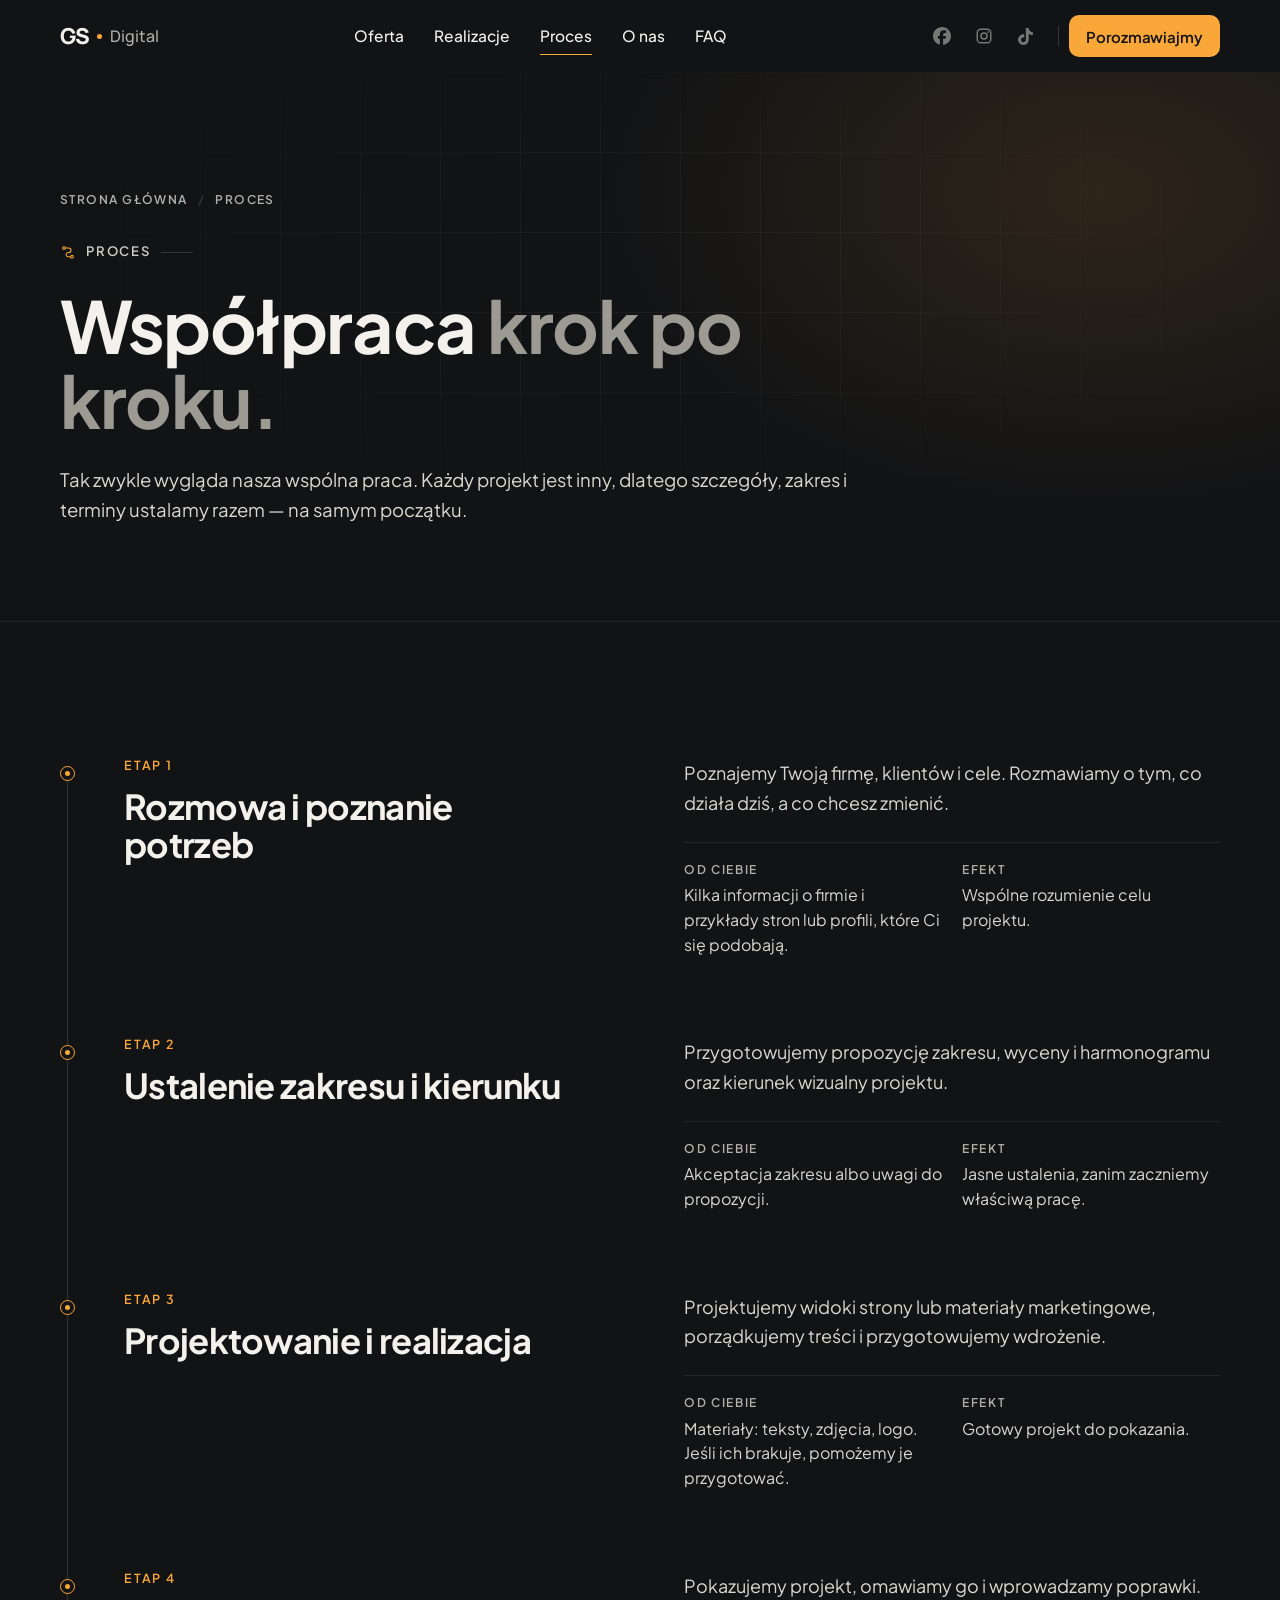
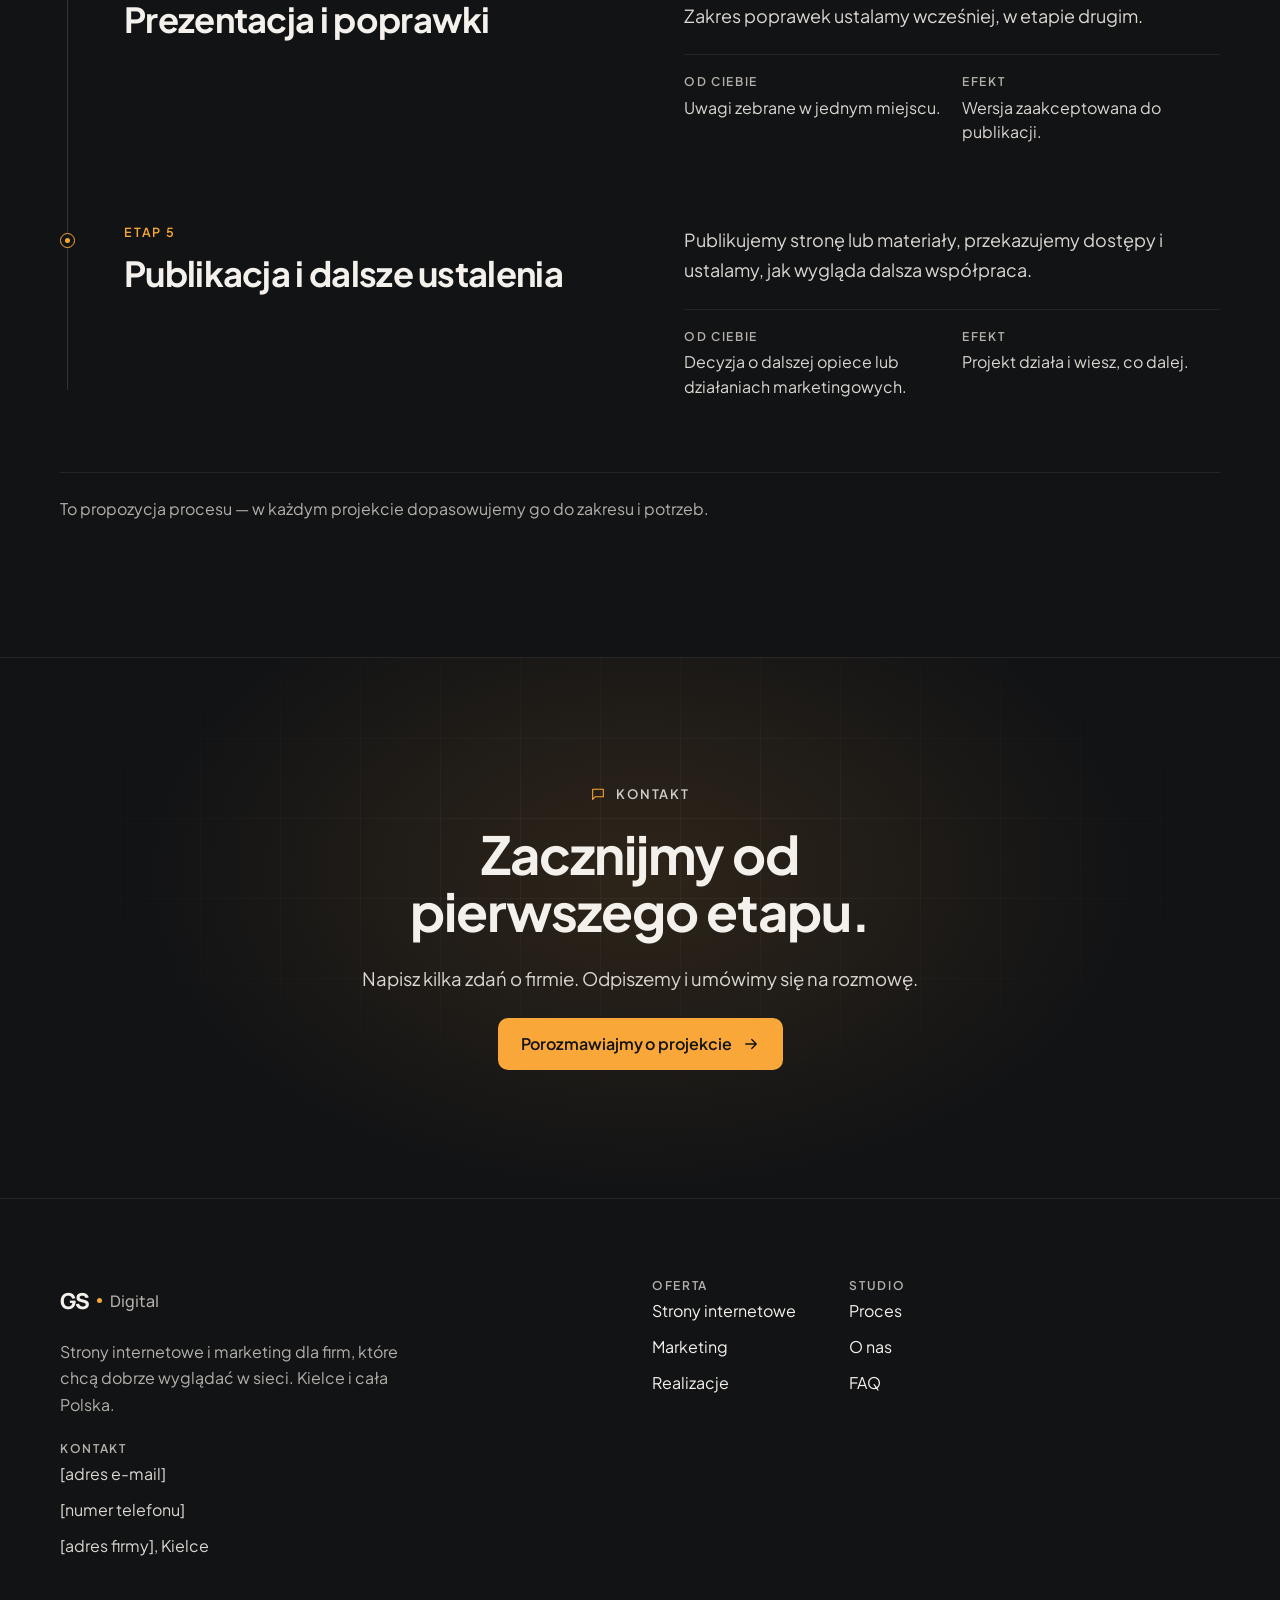
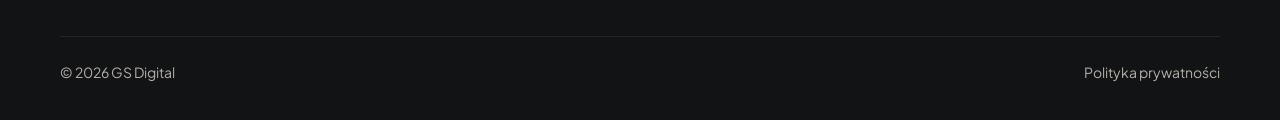
<file: gs-digital-strona/proces.html>
<!doctype html>
<html lang="pl">
<head>
<meta charset="utf-8">
<link rel="icon" type="image/svg+xml" href="data:image/svg+xml,%3Csvg%20xmlns%3D%22http%3A//www.w3.org/2000/svg%22%20viewBox%3D%220%200%2064%2064%22%3E%3Crect%20width%3D%2264%22%20height%3D%2264%22%20rx%3D%2214%22%20fill%3D%22%23121315%22/%3E%3Ctext%20x%3D%2225%22%20y%3D%2243%22%20text-anchor%3D%22middle%22%20font-family%3D%22Manrope%2CArial%2CHelvetica%2Csans-serif%22%20font-weight%3D%22800%22%20font-size%3D%2230%22%20letter-spacing%3D%22-1.5%22%20fill%3D%22%23F4F1EC%22%3EGS%3C/text%3E%3Ccircle%20cx%3D%2253%22%20cy%3D%2238%22%20r%3D%224.5%22%20fill%3D%22%23FAA739%22/%3E%3C/svg%3E">
<meta name="viewport" content="width=device-width, initial-scale=1">
<title>Proces współpracy — GS Digital</title>
<meta name="description" content="Jak wygląda współpraca z GS Digital — proces krok po kroku.">
<meta name="theme-color" content="#121315">
<link rel="preconnect" href="https://fonts.googleapis.com">
<link rel="preconnect" href="https://fonts.gstatic.com" crossorigin="anonymous">
<link rel="stylesheet" href="https://fonts.googleapis.com/css2?family=IBM+Plex+Mono:wght@400;500&amp;family=Manrope:wght@500;800&amp;family=Plus+Jakarta+Sans:wght@400..800&amp;display=swap">
<link rel="stylesheet" href="styles.css">
<script src="script.js" defer></script>
</head>
<body>
<div class="pg" id="top">

<header class="hdr">
<div class="wrap hdr-in">
<a class="logo" href="index.html" aria-label="GS Digital — strona główna"><span class="logo-gs">GS</span><span class="logo-dot" aria-hidden="true"></span><span class="logo-d">Digital</span></a>
<nav class="nav" aria-label="Główna nawigacja">
<a href="index.html#oferta">Oferta</a>
<a href="index.html#realizacje">Realizacje</a>
<a href="proces.html" aria-current="page">Proces</a>
<a href="o-nas.html">O nas</a>
<a href="faq.html">FAQ</a>
</nav>
<div class="hdr-r">
<ul class="social" aria-label="GS Digital w mediach społecznościowych"><li><a class="soc" data-social="facebook" aria-label="Facebook GS Digital" aria-disabled="true" title="Facebook — profil wkrótce"><svg width="18" height="18" viewBox="0 0 24 24" fill="currentColor" aria-hidden="true" focusable="false"><path d="M9.101 23.691v-7.98H6.627v-3.667h2.474v-1.58c0-4.085 1.848-5.978 5.858-5.978.401 0 .955.042 1.468.103a8.68 8.68 0 0 1 1.141.195v3.325a8.623 8.623 0 0 0-.653-.036 26.805 26.805 0 0 0-.733-.009c-.707 0-1.259.096-1.675.309a1.686 1.686 0 0 0-.679.622c-.258.42-.374.995-.374 1.752v1.297h3.919l-.386 2.103-.287 1.564h-3.246v8.245C19.396 23.238 24 18.179 24 12.044c0-6.627-5.373-12-12-12s-12 5.373-12 12c0 5.628 3.874 10.35 9.101 11.647Z"></path></svg></a></li><li><a class="soc" data-social="instagram" aria-label="Instagram GS Digital" aria-disabled="true" title="Instagram — profil wkrótce"><svg width="18" height="18" viewBox="0 0 24 24" fill="currentColor" aria-hidden="true" focusable="false"><path fill-rule="evenodd" d="M7.5 2h9A5.5 5.5 0 0 1 22 7.5v9a5.5 5.5 0 0 1-5.5 5.5h-9A5.5 5.5 0 0 1 2 16.5v-9A5.5 5.5 0 0 1 7.5 2Zm0 2A3.5 3.5 0 0 0 4 7.5v9A3.5 3.5 0 0 0 7.5 20h9a3.5 3.5 0 0 0 3.5-3.5v-9A3.5 3.5 0 0 0 16.5 4h-9ZM12 7a5 5 0 1 1 0 10 5 5 0 0 1 0-10Zm0 2a3 3 0 1 0 0 6 3 3 0 0 0 0-6Zm5.25-3.5a1.25 1.25 0 1 1 0 2.5 1.25 1.25 0 0 1 0-2.5Z"></path></svg></a></li><li><a class="soc" data-social="tiktok" aria-label="TikTok GS Digital" aria-disabled="true" title="TikTok — profil wkrótce"><svg width="17" height="17" viewBox="0 0 24 24" fill="currentColor" aria-hidden="true" focusable="false"><path d="M12.525.02c1.31-.02 2.61-.01 3.91-.02.08 1.53.63 3.09 1.75 4.17 1.12 1.11 2.7 1.62 4.24 1.79v4.03c-1.44-.05-2.89-.35-4.2-.97-.57-.26-1.1-.59-1.62-.93-.01 2.92.01 5.84-.02 8.75-.08 1.4-.54 2.79-1.35 3.94-1.31 1.92-3.58 3.17-5.91 3.21-1.43.08-2.86-.31-4.08-1.03-2.02-1.19-3.44-3.37-3.65-5.71-.02-.5-.03-1-.01-1.49.18-1.9 1.12-3.72 2.58-4.96 1.66-1.44 3.98-2.13 6.15-1.72.02 1.48-.04 2.96-.04 4.44-.99-.32-2.15-.23-3.02.37-.63.41-1.11 1.04-1.36 1.75-.21.51-.15 1.07-.14 1.61.24 1.64 1.82 3.02 3.5 2.87 1.12-.01 2.19-.66 2.77-1.61.19-.33.4-.67.41-1.06.1-1.79.06-3.57.07-5.36.01-4.03-.01-8.05.02-12.07z"></path></svg></a></li></ul>
<a class="btn btn-ac btn-sm" href="index.html#kontakt">Porozmawiajmy</a>
<button class="burger" type="button" aria-label="Otwórz menu" aria-expanded="false" aria-controls="mmenu">
<svg class="ic-open" width="22" height="22" viewBox="0 0 24 24" fill="none" stroke="currentColor" stroke-width="1.6" stroke-linecap="round" aria-hidden="true"><path d="M4 9h16M4 15h16"></path></svg>
<svg class="ic-close" width="22" height="22" viewBox="0 0 24 24" fill="none" stroke="currentColor" stroke-width="1.6" stroke-linecap="round" aria-hidden="true" hidden><path d="M6 6l12 12M18 6L6 18"></path></svg>
</button>
</div>
</div>
<nav class="mmenu" id="mmenu" aria-label="Menu" hidden>
<a class="ml" href="index.html#oferta">Oferta</a>
<a class="ml" href="index.html#realizacje">Realizacje</a>
<a class="ml" href="proces.html" aria-current="page">Proces</a>
<a class="ml" href="o-nas.html">O nas</a>
<a class="ml" href="faq.html">FAQ</a>
<a class="btn btn-ac" href="index.html#kontakt">Porozmawiajmy o projekcie</a>
<ul class="social social-m" aria-label="GS Digital w mediach społecznościowych"><li><a class="soc" data-social="facebook" aria-label="Facebook GS Digital" aria-disabled="true" title="Facebook — profil wkrótce"><svg width="18" height="18" viewBox="0 0 24 24" fill="currentColor" aria-hidden="true" focusable="false"><path d="M9.101 23.691v-7.98H6.627v-3.667h2.474v-1.58c0-4.085 1.848-5.978 5.858-5.978.401 0 .955.042 1.468.103a8.68 8.68 0 0 1 1.141.195v3.325a8.623 8.623 0 0 0-.653-.036 26.805 26.805 0 0 0-.733-.009c-.707 0-1.259.096-1.675.309a1.686 1.686 0 0 0-.679.622c-.258.42-.374.995-.374 1.752v1.297h3.919l-.386 2.103-.287 1.564h-3.246v8.245C19.396 23.238 24 18.179 24 12.044c0-6.627-5.373-12-12-12s-12 5.373-12 12c0 5.628 3.874 10.35 9.101 11.647Z"></path></svg></a></li><li><a class="soc" data-social="instagram" aria-label="Instagram GS Digital" aria-disabled="true" title="Instagram — profil wkrótce"><svg width="18" height="18" viewBox="0 0 24 24" fill="currentColor" aria-hidden="true" focusable="false"><path fill-rule="evenodd" d="M7.5 2h9A5.5 5.5 0 0 1 22 7.5v9a5.5 5.5 0 0 1-5.5 5.5h-9A5.5 5.5 0 0 1 2 16.5v-9A5.5 5.5 0 0 1 7.5 2Zm0 2A3.5 3.5 0 0 0 4 7.5v9A3.5 3.5 0 0 0 7.5 20h9a3.5 3.5 0 0 0 3.5-3.5v-9A3.5 3.5 0 0 0 16.5 4h-9ZM12 7a5 5 0 1 1 0 10 5 5 0 0 1 0-10Zm0 2a3 3 0 1 0 0 6 3 3 0 0 0 0-6Zm5.25-3.5a1.25 1.25 0 1 1 0 2.5 1.25 1.25 0 0 1 0-2.5Z"></path></svg></a></li><li><a class="soc" data-social="tiktok" aria-label="TikTok GS Digital" aria-disabled="true" title="TikTok — profil wkrótce"><svg width="17" height="17" viewBox="0 0 24 24" fill="currentColor" aria-hidden="true" focusable="false"><path d="M12.525.02c1.31-.02 2.61-.01 3.91-.02.08 1.53.63 3.09 1.75 4.17 1.12 1.11 2.7 1.62 4.24 1.79v4.03c-1.44-.05-2.89-.35-4.2-.97-.57-.26-1.1-.59-1.62-.93-.01 2.92.01 5.84-.02 8.75-.08 1.4-.54 2.79-1.35 3.94-1.31 1.92-3.58 3.17-5.91 3.21-1.43.08-2.86-.31-4.08-1.03-2.02-1.19-3.44-3.37-3.65-5.71-.02-.5-.03-1-.01-1.49.18-1.9 1.12-3.72 2.58-4.96 1.66-1.44 3.98-2.13 6.15-1.72.02 1.48-.04 2.96-.04 4.44-.99-.32-2.15-.23-3.02.37-.63.41-1.11 1.04-1.36 1.75-.21.51-.15 1.07-.14 1.61.24 1.64 1.82 3.02 3.5 2.87 1.12-.01 2.19-.66 2.77-1.61.19-.33.4-.67.41-1.06.1-1.79.06-3.57.07-5.36.01-4.03-.01-8.05.02-12.07z"></path></svg></a></li></ul>
</nav>
</header>

<main>
<section class="phero" aria-labelledby="h-page">
<div class="tex-grid" aria-hidden="true"></div>
<div class="glow drift" aria-hidden="true" style="right: -320px; top: -200px"></div>
<div class="wrap">
<ol class="crumbs ha"><li><a href="index.html">Strona główna</a></li><li aria-current="page">Proces</li></ol>
<p class="mark ha"><svg width="16" height="16" viewBox="0 0 24 24" fill="none" stroke="currentColor" stroke-width="1.6" stroke-linecap="round" stroke-linejoin="round" aria-hidden="true"><circle cx="6" cy="6" r="2"></circle><circle cx="18" cy="19" r="2"></circle><path d="M8 6h5a3.5 3.5 0 0 1 0 7h-2a3.5 3.5 0 0 0 0 6h5"></path></svg>Proces</p>
<h1 class="h1 ha d1" id="h-page" style="max-width: 14ch">Współpraca <span class="soft">krok po kroku.</span></h1>
<p class="lead ha d2">Tak zwykle wygląda nasza wspólna praca. Każdy projekt jest inny, dlatego szczegóły, zakres i terminy ustalamy razem — na samym początku.</p>
</div>
</section>

<section class="sec" aria-label="Etapy współpracy">
<div class="wrap">
<ol class="tl">
<li class="tl-i rv"><span class="tl-dot" aria-hidden="true"></span>
<div class="tl-h"><span class="mono">Etap 1</span><h2 class="h3">Rozmowa i poznanie potrzeb</h2></div>
<div class="tl-b"><p>Poznajemy Twoją firmę, klientów i cele. Rozmawiamy o tym, co działa dziś, a co chcesz zmienić.</p>
<dl class="tl-meta"><div><dt>Od Ciebie</dt><dd>Kilka informacji o firmie i przykłady stron lub profili, które Ci się podobają.</dd></div><div><dt>Efekt</dt><dd>Wspólne rozumienie celu projektu.</dd></div></dl></div>
</li>
<li class="tl-i rv"><span class="tl-dot" aria-hidden="true"></span>
<div class="tl-h"><span class="mono">Etap 2</span><h2 class="h3">Ustalenie zakresu i kierunku</h2></div>
<div class="tl-b"><p>Przygotowujemy propozycję zakresu, wyceny i harmonogramu oraz kierunek wizualny projektu.</p>
<dl class="tl-meta"><div><dt>Od Ciebie</dt><dd>Akceptacja zakresu albo uwagi do propozycji.</dd></div><div><dt>Efekt</dt><dd>Jasne ustalenia, zanim zaczniemy właściwą pracę.</dd></div></dl></div>
</li>
<li class="tl-i rv"><span class="tl-dot" aria-hidden="true"></span>
<div class="tl-h"><span class="mono">Etap 3</span><h2 class="h3">Projektowanie i realizacja</h2></div>
<div class="tl-b"><p>Projektujemy widoki strony lub materiały marketingowe, porządkujemy treści i przygotowujemy wdrożenie.</p>
<dl class="tl-meta"><div><dt>Od Ciebie</dt><dd>Materiały: teksty, zdjęcia, logo. Jeśli ich brakuje, pomożemy je przygotować.</dd></div><div><dt>Efekt</dt><dd>Gotowy projekt do pokazania.</dd></div></dl></div>
</li>
<li class="tl-i rv"><span class="tl-dot" aria-hidden="true"></span>
<div class="tl-h"><span class="mono">Etap 4</span><h2 class="h3">Prezentacja i poprawki</h2></div>
<div class="tl-b"><p>Pokazujemy projekt, omawiamy go i wprowadzamy poprawki. Zakres poprawek ustalamy wcześniej, w etapie drugim.</p>
<dl class="tl-meta"><div><dt>Od Ciebie</dt><dd>Uwagi zebrane w jednym miejscu.</dd></div><div><dt>Efekt</dt><dd>Wersja zaakceptowana do publikacji.</dd></div></dl></div>
</li>
<li class="tl-i rv"><span class="tl-dot" aria-hidden="true"></span>
<div class="tl-h"><span class="mono">Etap 5</span><h2 class="h3">Publikacja i dalsze ustalenia</h2></div>
<div class="tl-b"><p>Publikujemy stronę lub materiały, przekazujemy dostępy i ustalamy, jak wygląda dalsza współpraca.</p>
<dl class="tl-meta"><div><dt>Od Ciebie</dt><dd>Decyzja o dalszej opiece lub działaniach marketingowych.</dd></div><div><dt>Efekt</dt><dd>Projekt działa i wiesz, co dalej.</dd></div></dl></div>
</li>
</ol>
<p class="small rv" style="margin-top: 72px; padding-top: 24px; border-top: 1px solid rgba(244,241,236,0.08)">To propozycja procesu — w każdym projekcie dopasowujemy go do zakresu i potrzeb.</p>
</div>
</section>

<section class="cta-band" aria-labelledby="h-cta">
<div class="tex-grid" aria-hidden="true"></div>
<div class="glow" aria-hidden="true" style="left: 50%; top: 40%; margin-left: -500px; margin-top: -320px"></div>
<div class="wrap rv">
<p class="mark c"><svg width="16" height="16" viewBox="0 0 24 24" fill="none" stroke="currentColor" stroke-width="1.6" stroke-linecap="round" stroke-linejoin="round" aria-hidden="true"><path d="M4 5h16v11H8l-4 4z"></path></svg>Kontakt</p>
<h2 class="h2" id="h-cta" style="max-width: 16ch">Zacznijmy od pierwszego etapu.</h2>
<p class="lead">Napisz kilka zdań o firmie. Odpiszemy i umówimy się na rozmowę.</p>
<a class="btn btn-ac" href="index.html#kontakt">Porozmawiajmy o projekcie <svg class="arr" width="18" height="18" viewBox="0 0 24 24" fill="none" stroke="currentColor" stroke-width="1.8" stroke-linecap="round" stroke-linejoin="round" aria-hidden="true"><path d="M5 12h14M13 6l6 6-6 6"></path></svg></a>
</div>
</section>
</main>

<footer class="ftr">
<div class="wrap">
<div class="f-grid">
<div class="f-brand">
<a class="logo" href="index.html" aria-label="GS Digital — strona główna"><span class="logo-gs">GS</span><span class="logo-dot" aria-hidden="true"></span><span class="logo-d">Digital</span></a>
<p>Strony internetowe i marketing dla firm, które chcą dobrze wyglądać w sieci. Kielce i cała Polska.</p>
</div>
<nav class="f-col" aria-label="Oferta">
<p class="f-h">Oferta</p>
<a class="f-l" href="strony.html">Strony internetowe</a>
<a class="f-l" href="marketing.html">Marketing</a>
<a class="f-l" href="index.html#realizacje">Realizacje</a>
</nav>
<nav class="f-col" aria-label="Studio">
<p class="f-h">Studio</p>
<a class="f-l" href="proces.html">Proces</a>
<a class="f-l" href="o-nas.html">O nas</a>
<a class="f-l" href="faq.html">FAQ</a>
</nav>
<div class="f-col w">
<p class="f-h">Kontakt</p>
<span class="f-t">[adres e-mail]</span>
<span class="f-t">[numer telefonu]</span>
<span class="f-t">[adres firmy], Kielce</span>
</div>
</div>
<div class="f-bot"><span>© 2026 GS Digital</span><a href="#polityka-prywatnosci">Polityka prywatności</a></div>
</div>
</footer>

</div>
</body>
</html>
</file>
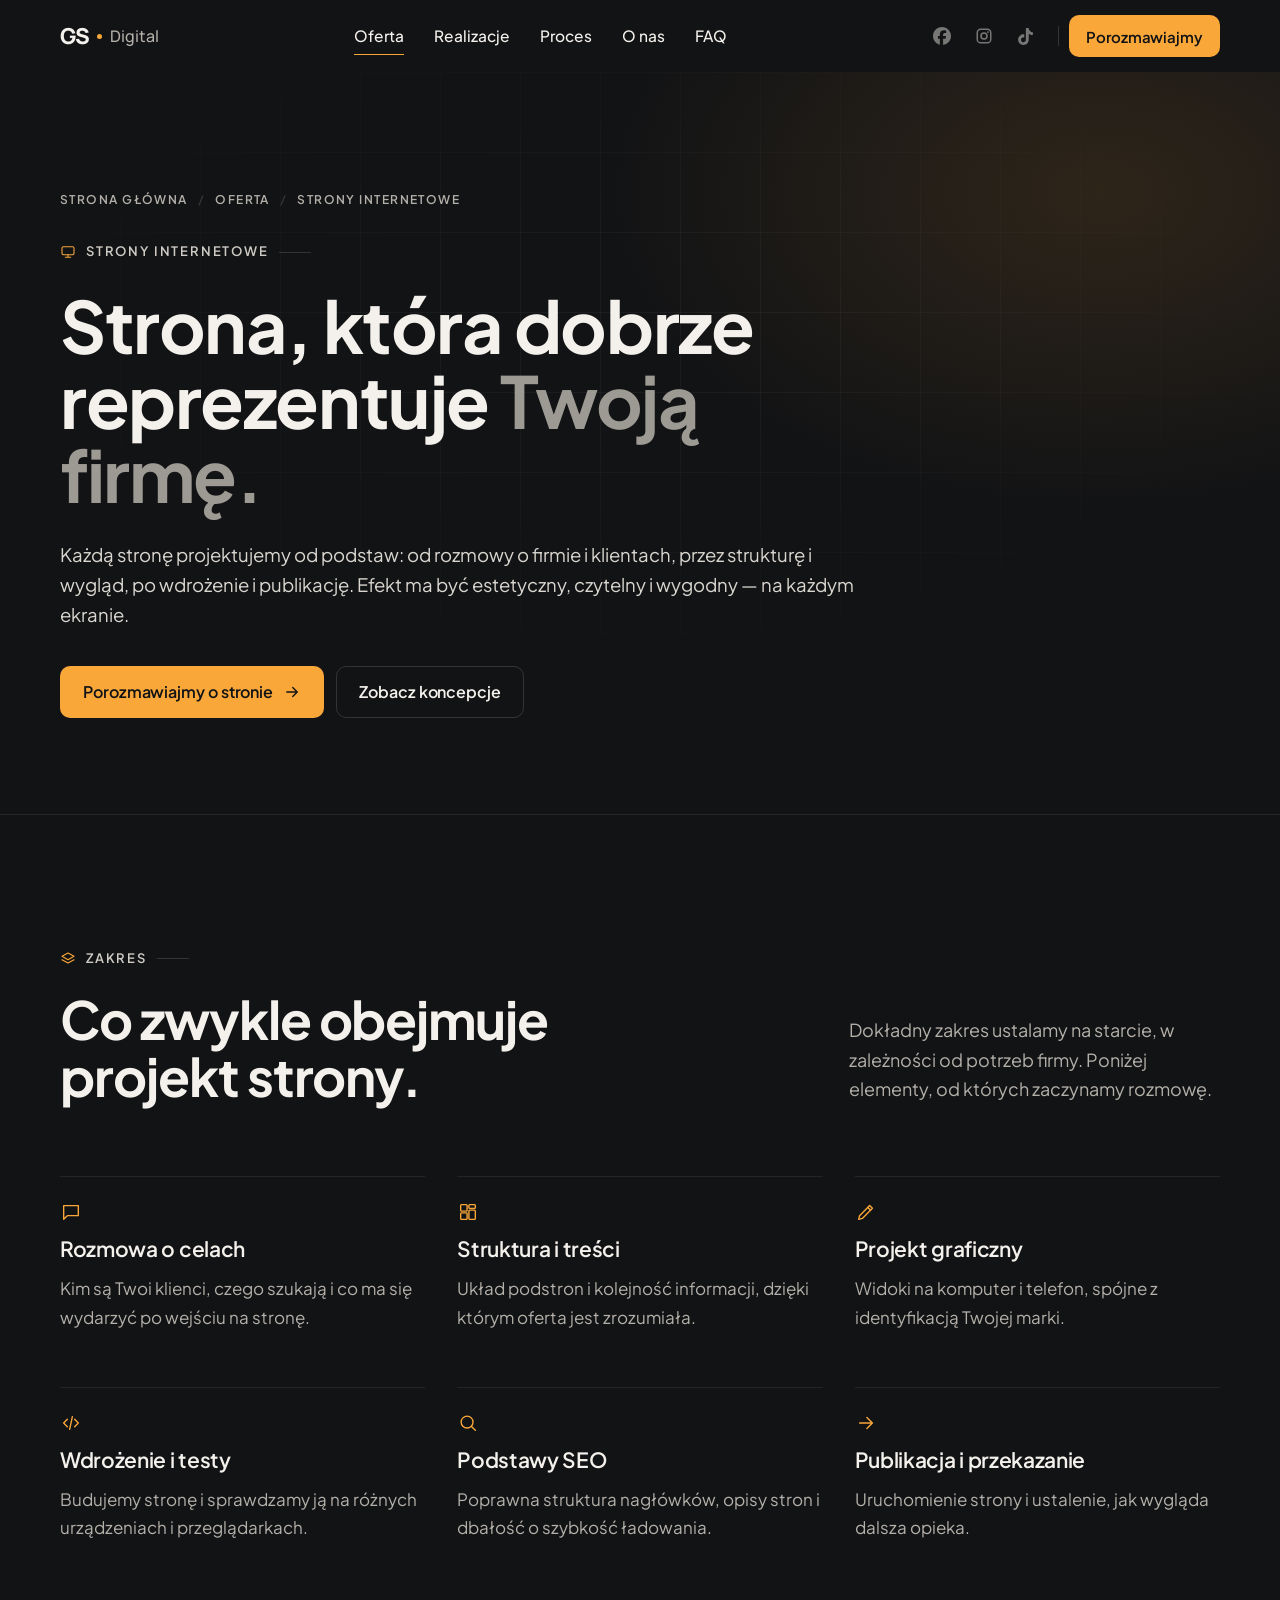
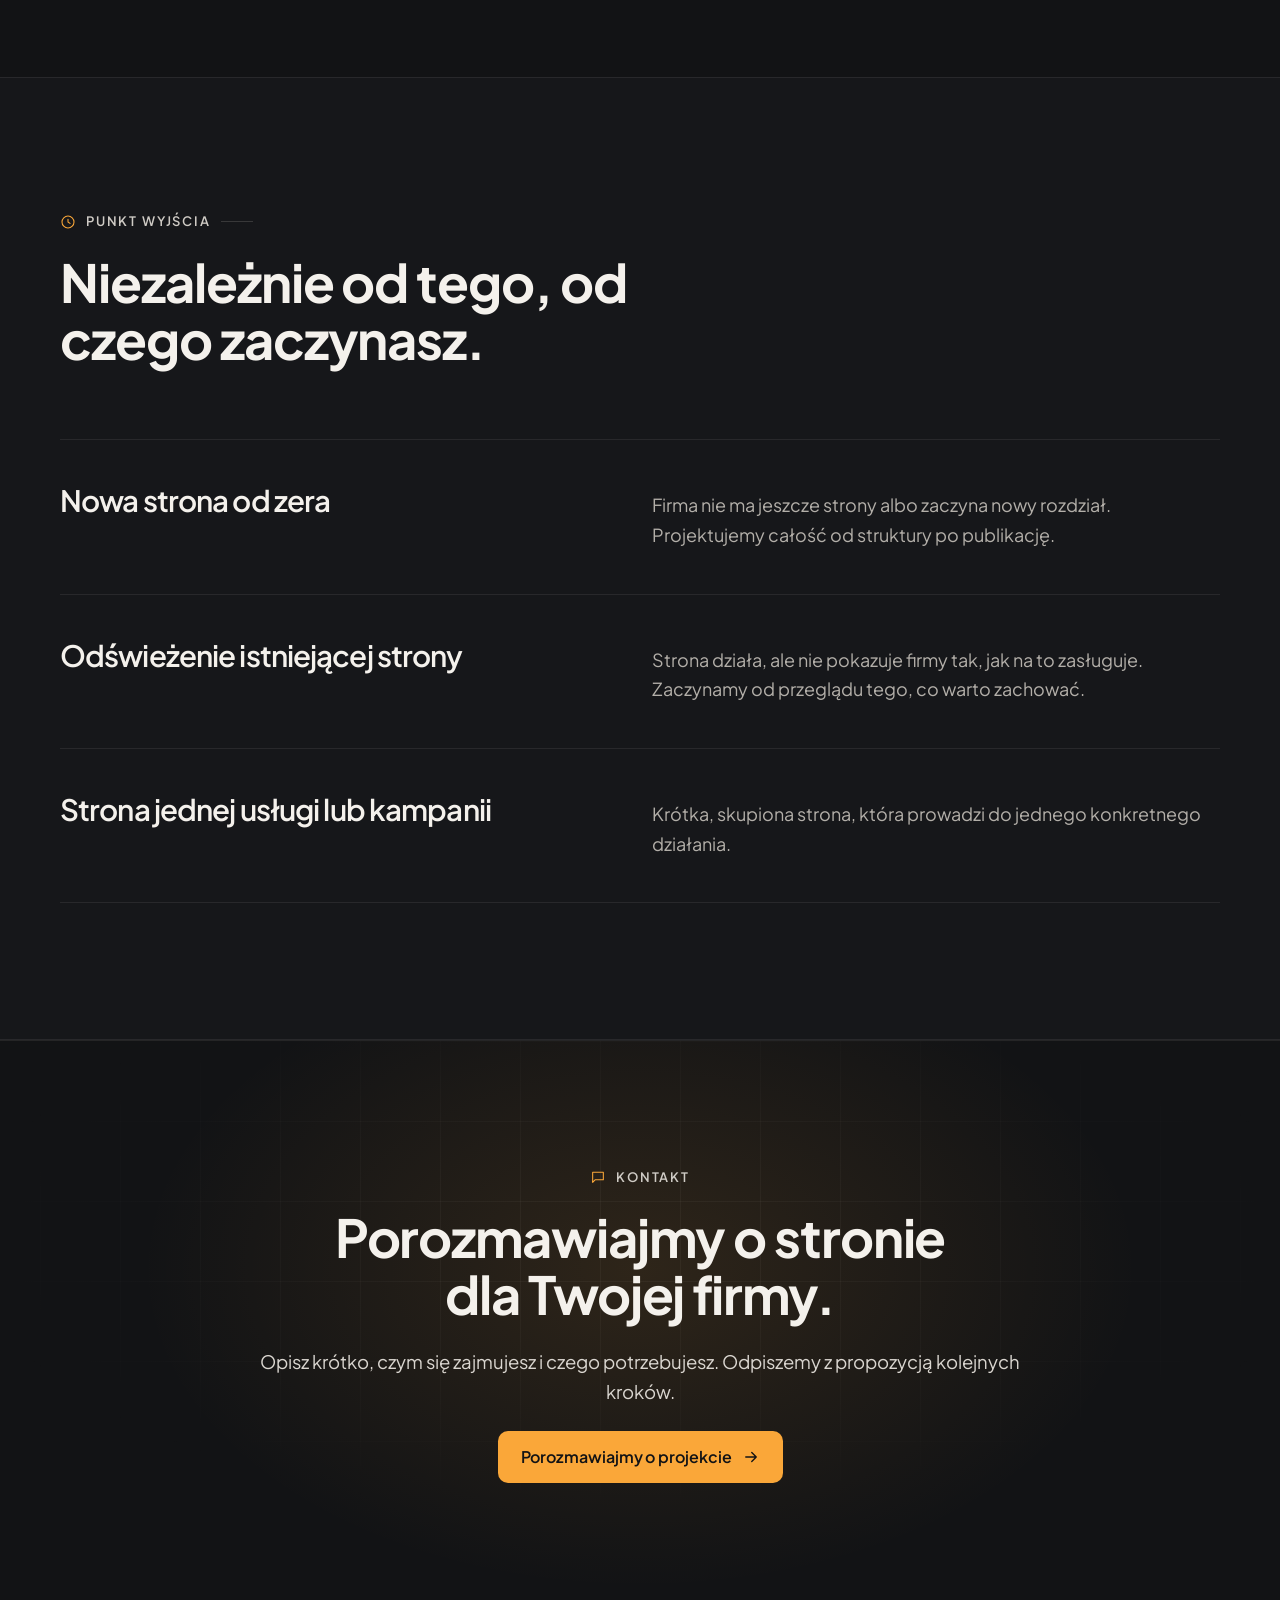
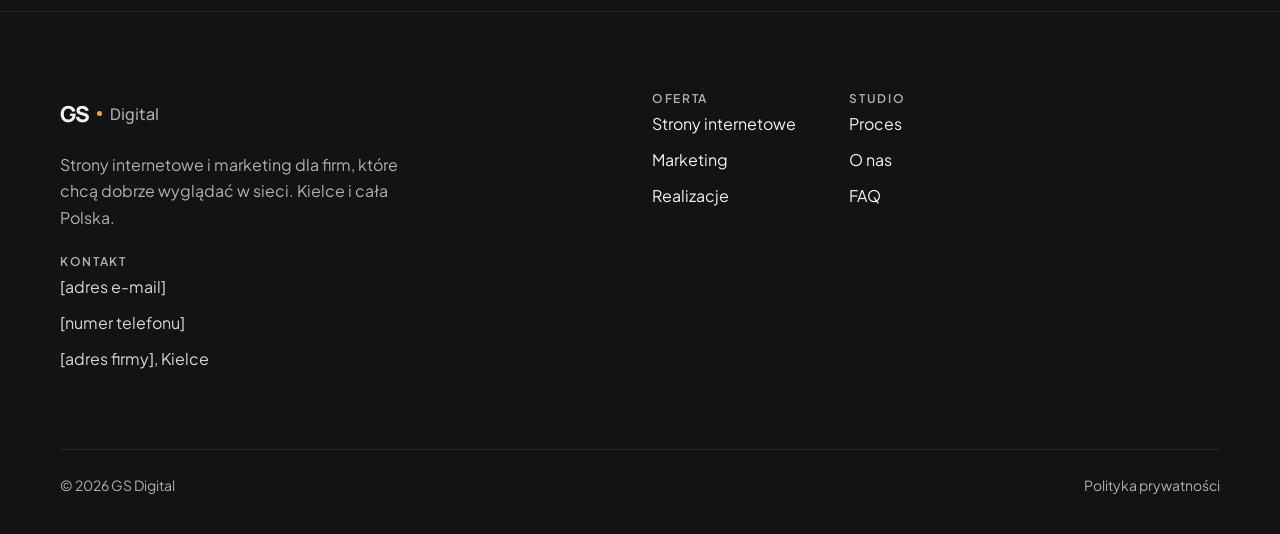
<file: gs-digital-strona/strony.html>
<!doctype html>
<html lang="pl">
<head>
<meta charset="utf-8">
<link rel="icon" type="image/svg+xml" href="data:image/svg+xml,%3Csvg%20xmlns%3D%22http%3A//www.w3.org/2000/svg%22%20viewBox%3D%220%200%2064%2064%22%3E%3Crect%20width%3D%2264%22%20height%3D%2264%22%20rx%3D%2214%22%20fill%3D%22%23121315%22/%3E%3Ctext%20x%3D%2225%22%20y%3D%2243%22%20text-anchor%3D%22middle%22%20font-family%3D%22Manrope%2CArial%2CHelvetica%2Csans-serif%22%20font-weight%3D%22800%22%20font-size%3D%2230%22%20letter-spacing%3D%22-1.5%22%20fill%3D%22%23F4F1EC%22%3EGS%3C/text%3E%3Ccircle%20cx%3D%2253%22%20cy%3D%2238%22%20r%3D%224.5%22%20fill%3D%22%23FAA739%22/%3E%3C/svg%3E">
<meta name="viewport" content="width=device-width, initial-scale=1">
<title>Strony internetowe — GS Digital</title>
<meta name="description" content="Projektowanie stron internetowych dla firm — GS Digital.">
<meta name="theme-color" content="#121315">
<link rel="preconnect" href="https://fonts.googleapis.com">
<link rel="preconnect" href="https://fonts.gstatic.com" crossorigin="anonymous">
<link rel="stylesheet" href="https://fonts.googleapis.com/css2?family=IBM+Plex+Mono:wght@400;500&amp;family=Manrope:wght@500;800&amp;family=Plus+Jakarta+Sans:wght@400..800&amp;display=swap">
<link rel="stylesheet" href="styles.css">
<script src="script.js" defer></script>
</head>
<body>
<div class="pg" id="top">

<header class="hdr">
<div class="wrap hdr-in">
<a class="logo" href="index.html" aria-label="GS Digital — strona główna"><span class="logo-gs">GS</span><span class="logo-dot" aria-hidden="true"></span><span class="logo-d">Digital</span></a>
<nav class="nav" aria-label="Główna nawigacja">
<a href="index.html#oferta" aria-current="page">Oferta</a>
<a href="index.html#realizacje">Realizacje</a>
<a href="proces.html">Proces</a>
<a href="o-nas.html">O nas</a>
<a href="faq.html">FAQ</a>
</nav>
<div class="hdr-r">
<ul class="social" aria-label="GS Digital w mediach społecznościowych"><li><a class="soc" data-social="facebook" aria-label="Facebook GS Digital" aria-disabled="true" title="Facebook — profil wkrótce"><svg width="18" height="18" viewBox="0 0 24 24" fill="currentColor" aria-hidden="true" focusable="false"><path d="M9.101 23.691v-7.98H6.627v-3.667h2.474v-1.58c0-4.085 1.848-5.978 5.858-5.978.401 0 .955.042 1.468.103a8.68 8.68 0 0 1 1.141.195v3.325a8.623 8.623 0 0 0-.653-.036 26.805 26.805 0 0 0-.733-.009c-.707 0-1.259.096-1.675.309a1.686 1.686 0 0 0-.679.622c-.258.42-.374.995-.374 1.752v1.297h3.919l-.386 2.103-.287 1.564h-3.246v8.245C19.396 23.238 24 18.179 24 12.044c0-6.627-5.373-12-12-12s-12 5.373-12 12c0 5.628 3.874 10.35 9.101 11.647Z"></path></svg></a></li><li><a class="soc" data-social="instagram" aria-label="Instagram GS Digital" aria-disabled="true" title="Instagram — profil wkrótce"><svg width="18" height="18" viewBox="0 0 24 24" fill="currentColor" aria-hidden="true" focusable="false"><path fill-rule="evenodd" d="M7.5 2h9A5.5 5.5 0 0 1 22 7.5v9a5.5 5.5 0 0 1-5.5 5.5h-9A5.5 5.5 0 0 1 2 16.5v-9A5.5 5.5 0 0 1 7.5 2Zm0 2A3.5 3.5 0 0 0 4 7.5v9A3.5 3.5 0 0 0 7.5 20h9a3.5 3.5 0 0 0 3.5-3.5v-9A3.5 3.5 0 0 0 16.5 4h-9ZM12 7a5 5 0 1 1 0 10 5 5 0 0 1 0-10Zm0 2a3 3 0 1 0 0 6 3 3 0 0 0 0-6Zm5.25-3.5a1.25 1.25 0 1 1 0 2.5 1.25 1.25 0 0 1 0-2.5Z"></path></svg></a></li><li><a class="soc" data-social="tiktok" aria-label="TikTok GS Digital" aria-disabled="true" title="TikTok — profil wkrótce"><svg width="17" height="17" viewBox="0 0 24 24" fill="currentColor" aria-hidden="true" focusable="false"><path d="M12.525.02c1.31-.02 2.61-.01 3.91-.02.08 1.53.63 3.09 1.75 4.17 1.12 1.11 2.7 1.62 4.24 1.79v4.03c-1.44-.05-2.89-.35-4.2-.97-.57-.26-1.1-.59-1.62-.93-.01 2.92.01 5.84-.02 8.75-.08 1.4-.54 2.79-1.35 3.94-1.31 1.92-3.58 3.17-5.91 3.21-1.43.08-2.86-.31-4.08-1.03-2.02-1.19-3.44-3.37-3.65-5.71-.02-.5-.03-1-.01-1.49.18-1.9 1.12-3.72 2.58-4.96 1.66-1.44 3.98-2.13 6.15-1.72.02 1.48-.04 2.96-.04 4.44-.99-.32-2.15-.23-3.02.37-.63.41-1.11 1.04-1.36 1.75-.21.51-.15 1.07-.14 1.61.24 1.64 1.82 3.02 3.5 2.87 1.12-.01 2.19-.66 2.77-1.61.19-.33.4-.67.41-1.06.1-1.79.06-3.57.07-5.36.01-4.03-.01-8.05.02-12.07z"></path></svg></a></li></ul>
<a class="btn btn-ac btn-sm" href="index.html#kontakt">Porozmawiajmy</a>
<button class="burger" type="button" aria-label="Otwórz menu" aria-expanded="false" aria-controls="mmenu">
<svg class="ic-open" width="22" height="22" viewBox="0 0 24 24" fill="none" stroke="currentColor" stroke-width="1.6" stroke-linecap="round" aria-hidden="true"><path d="M4 9h16M4 15h16"></path></svg>
<svg class="ic-close" width="22" height="22" viewBox="0 0 24 24" fill="none" stroke="currentColor" stroke-width="1.6" stroke-linecap="round" aria-hidden="true" hidden><path d="M6 6l12 12M18 6L6 18"></path></svg>
</button>
</div>
</div>
<nav class="mmenu" id="mmenu" aria-label="Menu" hidden>
<a class="ml" href="index.html#oferta" aria-current="page">Oferta</a>
<a class="ml" href="index.html#realizacje">Realizacje</a>
<a class="ml" href="proces.html">Proces</a>
<a class="ml" href="o-nas.html">O nas</a>
<a class="ml" href="faq.html">FAQ</a>
<a class="btn btn-ac" href="index.html#kontakt">Porozmawiajmy o projekcie</a>
<ul class="social social-m" aria-label="GS Digital w mediach społecznościowych"><li><a class="soc" data-social="facebook" aria-label="Facebook GS Digital" aria-disabled="true" title="Facebook — profil wkrótce"><svg width="18" height="18" viewBox="0 0 24 24" fill="currentColor" aria-hidden="true" focusable="false"><path d="M9.101 23.691v-7.98H6.627v-3.667h2.474v-1.58c0-4.085 1.848-5.978 5.858-5.978.401 0 .955.042 1.468.103a8.68 8.68 0 0 1 1.141.195v3.325a8.623 8.623 0 0 0-.653-.036 26.805 26.805 0 0 0-.733-.009c-.707 0-1.259.096-1.675.309a1.686 1.686 0 0 0-.679.622c-.258.42-.374.995-.374 1.752v1.297h3.919l-.386 2.103-.287 1.564h-3.246v8.245C19.396 23.238 24 18.179 24 12.044c0-6.627-5.373-12-12-12s-12 5.373-12 12c0 5.628 3.874 10.35 9.101 11.647Z"></path></svg></a></li><li><a class="soc" data-social="instagram" aria-label="Instagram GS Digital" aria-disabled="true" title="Instagram — profil wkrótce"><svg width="18" height="18" viewBox="0 0 24 24" fill="currentColor" aria-hidden="true" focusable="false"><path fill-rule="evenodd" d="M7.5 2h9A5.5 5.5 0 0 1 22 7.5v9a5.5 5.5 0 0 1-5.5 5.5h-9A5.5 5.5 0 0 1 2 16.5v-9A5.5 5.5 0 0 1 7.5 2Zm0 2A3.5 3.5 0 0 0 4 7.5v9A3.5 3.5 0 0 0 7.5 20h9a3.5 3.5 0 0 0 3.5-3.5v-9A3.5 3.5 0 0 0 16.5 4h-9ZM12 7a5 5 0 1 1 0 10 5 5 0 0 1 0-10Zm0 2a3 3 0 1 0 0 6 3 3 0 0 0 0-6Zm5.25-3.5a1.25 1.25 0 1 1 0 2.5 1.25 1.25 0 0 1 0-2.5Z"></path></svg></a></li><li><a class="soc" data-social="tiktok" aria-label="TikTok GS Digital" aria-disabled="true" title="TikTok — profil wkrótce"><svg width="17" height="17" viewBox="0 0 24 24" fill="currentColor" aria-hidden="true" focusable="false"><path d="M12.525.02c1.31-.02 2.61-.01 3.91-.02.08 1.53.63 3.09 1.75 4.17 1.12 1.11 2.7 1.62 4.24 1.79v4.03c-1.44-.05-2.89-.35-4.2-.97-.57-.26-1.1-.59-1.62-.93-.01 2.92.01 5.84-.02 8.75-.08 1.4-.54 2.79-1.35 3.94-1.31 1.92-3.58 3.17-5.91 3.21-1.43.08-2.86-.31-4.08-1.03-2.02-1.19-3.44-3.37-3.65-5.71-.02-.5-.03-1-.01-1.49.18-1.9 1.12-3.72 2.58-4.96 1.66-1.44 3.98-2.13 6.15-1.72.02 1.48-.04 2.96-.04 4.44-.99-.32-2.15-.23-3.02.37-.63.41-1.11 1.04-1.36 1.75-.21.51-.15 1.07-.14 1.61.24 1.64 1.82 3.02 3.5 2.87 1.12-.01 2.19-.66 2.77-1.61.19-.33.4-.67.41-1.06.1-1.79.06-3.57.07-5.36.01-4.03-.01-8.05.02-12.07z"></path></svg></a></li></ul>
</nav>
</header>

<main>
<section class="phero" aria-labelledby="h-page">
<div class="tex-grid" aria-hidden="true"></div>
<div class="glow drift" aria-hidden="true" style="right: -320px; top: -200px"></div>
<div class="wrap">
<ol class="crumbs ha"><li><a href="index.html">Strona główna</a></li><li><a href="index.html#oferta">Oferta</a></li><li aria-current="page">Strony internetowe</li></ol>
<p class="mark ha"><svg width="16" height="16" viewBox="0 0 24 24" fill="none" stroke="currentColor" stroke-width="1.6" stroke-linecap="round" stroke-linejoin="round" aria-hidden="true"><rect x="3" y="4" width="18" height="12" rx="2"></rect><path d="M8 20h8M12 16v4"></path></svg>Strony internetowe</p>
<h1 class="h1 ha d1" id="h-page" style="max-width: 16ch">Strona, która dobrze reprezentuje <span class="soft">Twoją firmę.</span></h1>
<p class="lead ha d2">Każdą stronę projektujemy od podstaw: od rozmowy o firmie i klientach, przez strukturę i wygląd, po wdrożenie i publikację. Efekt ma być estetyczny, czytelny i wygodny — na każdym ekranie.</p>
<div class="ctas ha d3" style="justify-content: flex-start"><a class="btn btn-ac" href="index.html#kontakt">Porozmawiajmy o stronie <svg class="arr" width="18" height="18" viewBox="0 0 24 24" fill="none" stroke="currentColor" stroke-width="1.8" stroke-linecap="round" stroke-linejoin="round" aria-hidden="true"><path d="M5 12h14M13 6l6 6-6 6"></path></svg></a><a class="btn btn-gh" href="index.html#realizacje">Zobacz koncepcje</a></div>
</div>
</section>

<section class="sec" aria-labelledby="h-incl">
<div class="wrap">
<div class="sec-head">
<div class="t rv"><p class="mark"><svg width="16" height="16" viewBox="0 0 24 24" fill="none" stroke="currentColor" stroke-width="1.6" stroke-linecap="round" stroke-linejoin="round" aria-hidden="true"><path d="M12 3l9 5-9 5-9-5z"></path><path d="M3 13l9 5 9-5"></path></svg>Zakres</p><h2 class="h2" id="h-incl">Co zwykle obejmuje projekt strony.</h2></div>
<p class="d rv d1">Dokładny zakres ustalamy na starcie, w zależności od potrzeb firmy. Poniżej elementy, od których zaczynamy rozmowę.</p>
</div>
<div class="gridlist">
<div class="gl-i rv"><svg width="22" height="22" viewBox="0 0 24 24" fill="none" stroke="currentColor" stroke-width="1.5" stroke-linecap="round" stroke-linejoin="round" aria-hidden="true"><path d="M4 5h16v11H8l-4 4z"></path></svg><h3>Rozmowa o celach</h3><p>Kim są Twoi klienci, czego szukają i co ma się wydarzyć po wejściu na stronę.</p></div>
<div class="gl-i rv d1"><svg width="22" height="22" viewBox="0 0 24 24" fill="none" stroke="currentColor" stroke-width="1.5" stroke-linecap="round" stroke-linejoin="round" aria-hidden="true"><rect x="4" y="4" width="7" height="7" rx="1"></rect><rect x="13" y="4" width="7" height="4" rx="1"></rect><rect x="13" y="10" width="7" height="10" rx="1"></rect><rect x="4" y="13" width="7" height="7" rx="1"></rect></svg><h3>Struktura i treści</h3><p>Układ podstron i kolejność informacji, dzięki którym oferta jest zrozumiała.</p></div>
<div class="gl-i rv d2"><svg width="22" height="22" viewBox="0 0 24 24" fill="none" stroke="currentColor" stroke-width="1.5" stroke-linecap="round" stroke-linejoin="round" aria-hidden="true"><path d="M4 20l4-1L19 8l-3-3L5 16z"></path><path d="M14 7l3 3"></path></svg><h3>Projekt graficzny</h3><p>Widoki na komputer i telefon, spójne z identyfikacją Twojej marki.</p></div>
<div class="gl-i rv"><svg width="22" height="22" viewBox="0 0 24 24" fill="none" stroke="currentColor" stroke-width="1.5" stroke-linecap="round" stroke-linejoin="round" aria-hidden="true"><path d="M8 8l-4 4 4 4M16 8l4 4-4 4M13.5 5l-3 14"></path></svg><h3>Wdrożenie i testy</h3><p>Budujemy stronę i sprawdzamy ją na różnych urządzeniach i przeglądarkach.</p></div>
<div class="gl-i rv d1"><svg width="22" height="22" viewBox="0 0 24 24" fill="none" stroke="currentColor" stroke-width="1.5" stroke-linecap="round" stroke-linejoin="round" aria-hidden="true"><circle cx="11" cy="11" r="6.5"></circle><path d="M20 20l-4.2-4.2"></path></svg><h3>Podstawy SEO</h3><p>Poprawna struktura nagłówków, opisy stron i dbałość o szybkość ładowania.</p></div>
<div class="gl-i rv d2"><svg width="22" height="22" viewBox="0 0 24 24" fill="none" stroke="currentColor" stroke-width="1.5" stroke-linecap="round" stroke-linejoin="round" aria-hidden="true"><path d="M5 12h14M13 6l6 6-6 6"></path></svg><h3>Publikacja i przekazanie</h3><p>Uruchomienie strony i ustalenie, jak wygląda dalsza opieka.</p></div>
</div>
</div>
</section>

<section class="sec sec-alt" aria-labelledby="h-kind">
<div class="wrap">
<div class="sec-head">
<div class="t rv"><p class="mark"><svg width="16" height="16" viewBox="0 0 24 24" fill="none" stroke="currentColor" stroke-width="1.6" stroke-linecap="round" stroke-linejoin="round" aria-hidden="true"><circle cx="12" cy="12" r="9"></circle><path d="M12 8v4l3 2"></path></svg>Punkt wyjścia</p><h2 class="h2" id="h-kind">Niezależnie od tego, od czego zaczynasz.</h2></div>
</div>
<div class="rows">
<div class="row rv"><h3>Nowa strona od zera</h3><p>Firma nie ma jeszcze strony albo zaczyna nowy rozdział. Projektujemy całość od struktury po publikację.</p></div>
<div class="row rv"><h3>Odświeżenie istniejącej strony</h3><p>Strona działa, ale nie pokazuje firmy tak, jak na to zasługuje. Zaczynamy od przeglądu tego, co warto zachować.</p></div>
<div class="row rv"><h3>Strona jednej usługi lub kampanii</h3><p>Krótka, skupiona strona, która prowadzi do jednego konkretnego działania.</p></div>
</div>
</div>
</section>

<section class="cta-band" aria-labelledby="h-cta">
<div class="tex-grid" aria-hidden="true"></div>
<div class="glow" aria-hidden="true" style="left: 50%; top: 40%; margin-left: -500px; margin-top: -320px"></div>
<div class="wrap rv">
<p class="mark c"><svg width="16" height="16" viewBox="0 0 24 24" fill="none" stroke="currentColor" stroke-width="1.6" stroke-linecap="round" stroke-linejoin="round" aria-hidden="true"><path d="M4 5h16v11H8l-4 4z"></path></svg>Kontakt</p>
<h2 class="h2" id="h-cta" style="max-width: 18ch">Porozmawiajmy o stronie dla Twojej firmy.</h2>
<p class="lead">Opisz krótko, czym się zajmujesz i czego potrzebujesz. Odpiszemy z propozycją kolejnych kroków.</p>
<a class="btn btn-ac" href="index.html#kontakt">Porozmawiajmy o projekcie <svg class="arr" width="18" height="18" viewBox="0 0 24 24" fill="none" stroke="currentColor" stroke-width="1.8" stroke-linecap="round" stroke-linejoin="round" aria-hidden="true"><path d="M5 12h14M13 6l6 6-6 6"></path></svg></a>
</div>
</section>
</main>

<footer class="ftr">
<div class="wrap">
<div class="f-grid">
<div class="f-brand">
<a class="logo" href="index.html" aria-label="GS Digital — strona główna"><span class="logo-gs">GS</span><span class="logo-dot" aria-hidden="true"></span><span class="logo-d">Digital</span></a>
<p>Strony internetowe i marketing dla firm, które chcą dobrze wyglądać w sieci. Kielce i cała Polska.</p>
</div>
<nav class="f-col" aria-label="Oferta">
<p class="f-h">Oferta</p>
<a class="f-l" href="strony.html">Strony internetowe</a>
<a class="f-l" href="marketing.html">Marketing</a>
<a class="f-l" href="index.html#realizacje">Realizacje</a>
</nav>
<nav class="f-col" aria-label="Studio">
<p class="f-h">Studio</p>
<a class="f-l" href="proces.html">Proces</a>
<a class="f-l" href="o-nas.html">O nas</a>
<a class="f-l" href="faq.html">FAQ</a>
</nav>
<div class="f-col w">
<p class="f-h">Kontakt</p>
<span class="f-t">[adres e-mail]</span>
<span class="f-t">[numer telefonu]</span>
<span class="f-t">[adres firmy], Kielce</span>
</div>
</div>
<div class="f-bot"><span>© 2026 GS Digital</span><a href="#polityka-prywatnosci">Polityka prywatności</a></div>
</div>
</footer>

</div>
</body>
</html>
</file>
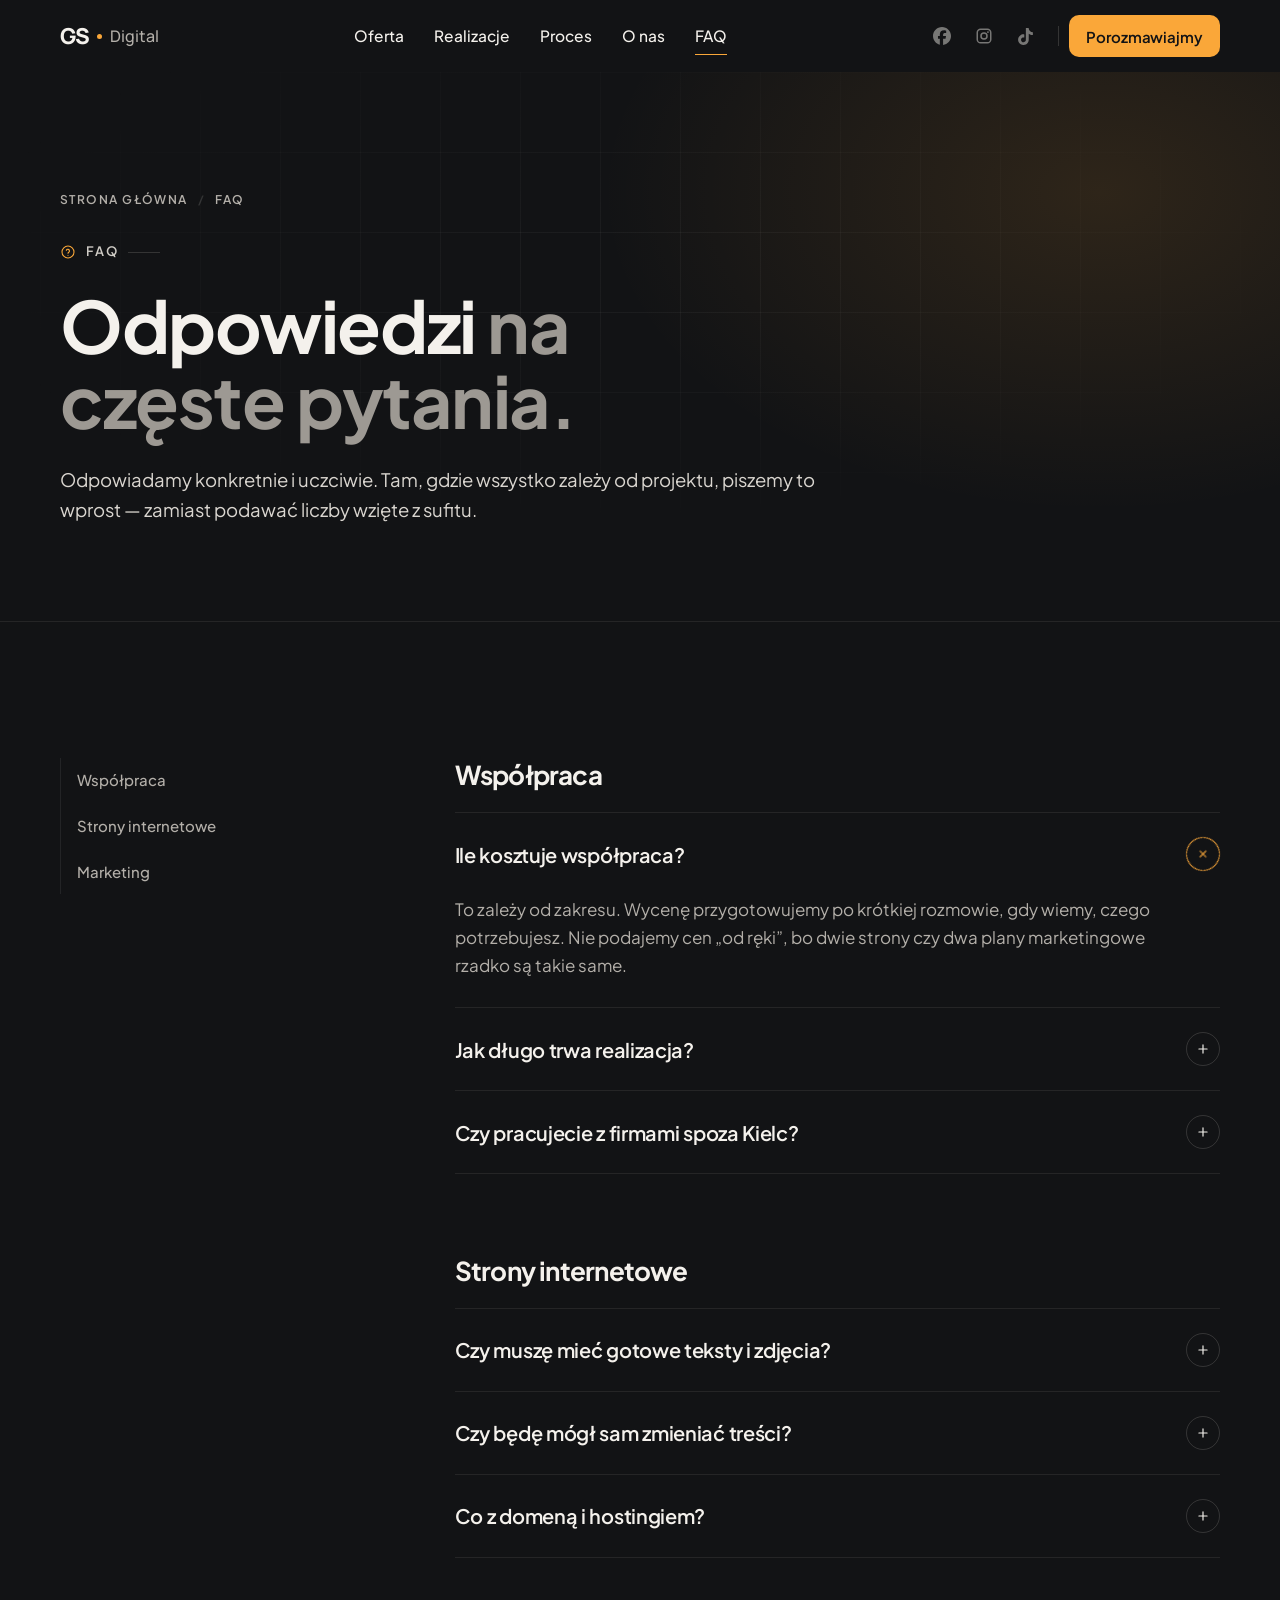
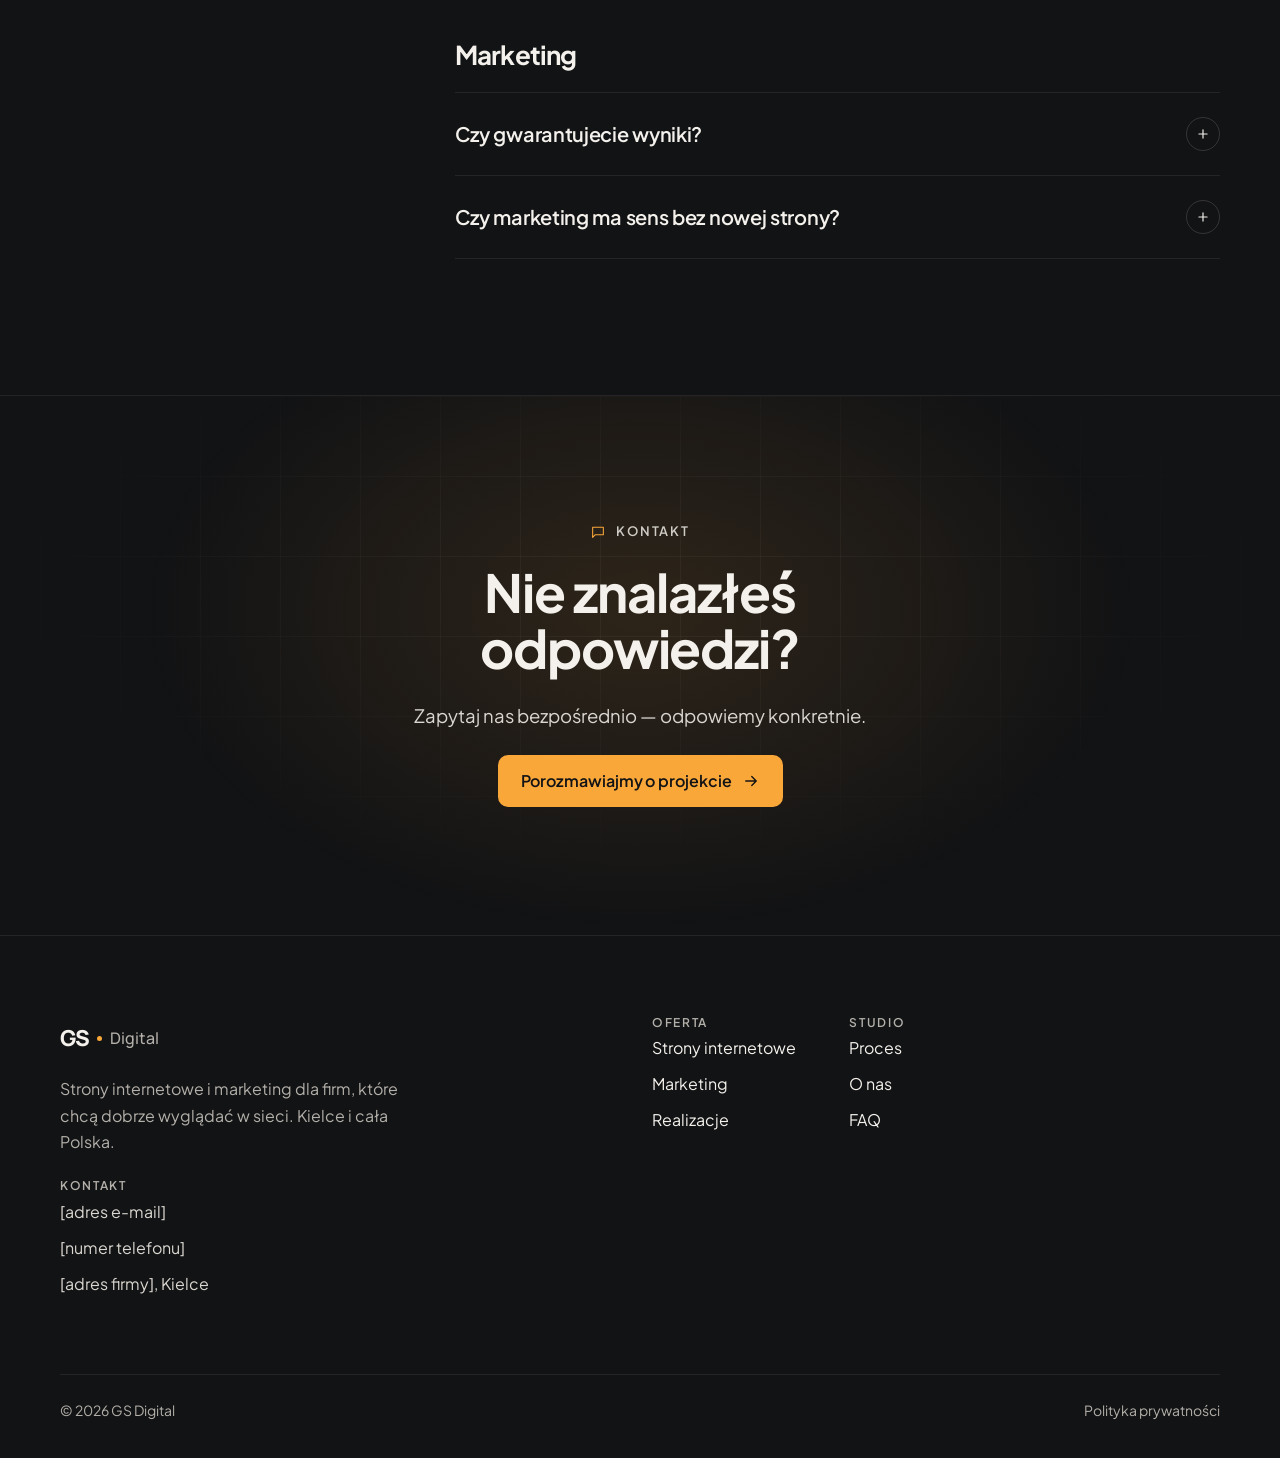
<file: gs-digital-strona_3/faq.html>
<!doctype html>
<html lang="pl">
<head>
<meta charset="utf-8">
<meta name="viewport" content="width=device-width, initial-scale=1">
<title>FAQ — GS Digital</title>
<meta name="description" content="Najczęstsze pytania o współpracę z GS Digital.">
<meta name="theme-color" content="#121315">
<link rel="preconnect" href="https://fonts.googleapis.com">
<link rel="preconnect" href="https://fonts.gstatic.com" crossorigin="anonymous">
<link rel="stylesheet" href="https://fonts.googleapis.com/css2?family=IBM+Plex+Mono:wght@400;500&amp;family=Manrope:wght@500;800&amp;family=Plus+Jakarta+Sans:wght@400..800&amp;display=swap">
<link rel="stylesheet" href="styles.css">
<script src="script.js" defer></script>
</head>
<body>
<div class="pg" id="top">

<header class="hdr">
<div class="wrap hdr-in">
<a class="logo" href="index.html" aria-label="GS Digital — strona główna"><span class="logo-gs">GS</span><span class="logo-dot" aria-hidden="true"></span><span class="logo-d">Digital</span></a>
<nav class="nav" aria-label="Główna nawigacja">
<a href="index.html#oferta">Oferta</a>
<a href="index.html#realizacje">Realizacje</a>
<a href="proces.html">Proces</a>
<a href="o-nas.html">O nas</a>
<a href="faq.html" aria-current="page">FAQ</a>
</nav>
<div class="hdr-r">
<ul class="social" aria-label="GS Digital w mediach społecznościowych"><li><a class="soc" data-social="facebook" aria-label="Facebook GS Digital" aria-disabled="true" title="Facebook — profil wkrótce"><svg width="18" height="18" viewBox="0 0 24 24" fill="currentColor" aria-hidden="true" focusable="false"><path d="M9.101 23.691v-7.98H6.627v-3.667h2.474v-1.58c0-4.085 1.848-5.978 5.858-5.978.401 0 .955.042 1.468.103a8.68 8.68 0 0 1 1.141.195v3.325a8.623 8.623 0 0 0-.653-.036 26.805 26.805 0 0 0-.733-.009c-.707 0-1.259.096-1.675.309a1.686 1.686 0 0 0-.679.622c-.258.42-.374.995-.374 1.752v1.297h3.919l-.386 2.103-.287 1.564h-3.246v8.245C19.396 23.238 24 18.179 24 12.044c0-6.627-5.373-12-12-12s-12 5.373-12 12c0 5.628 3.874 10.35 9.101 11.647Z"></path></svg></a></li><li><a class="soc" data-social="instagram" aria-label="Instagram GS Digital" aria-disabled="true" title="Instagram — profil wkrótce"><svg width="18" height="18" viewBox="0 0 24 24" fill="currentColor" aria-hidden="true" focusable="false"><path fill-rule="evenodd" d="M7.5 2h9A5.5 5.5 0 0 1 22 7.5v9a5.5 5.5 0 0 1-5.5 5.5h-9A5.5 5.5 0 0 1 2 16.5v-9A5.5 5.5 0 0 1 7.5 2Zm0 2A3.5 3.5 0 0 0 4 7.5v9A3.5 3.5 0 0 0 7.5 20h9a3.5 3.5 0 0 0 3.5-3.5v-9A3.5 3.5 0 0 0 16.5 4h-9ZM12 7a5 5 0 1 1 0 10 5 5 0 0 1 0-10Zm0 2a3 3 0 1 0 0 6 3 3 0 0 0 0-6Zm5.25-3.5a1.25 1.25 0 1 1 0 2.5 1.25 1.25 0 0 1 0-2.5Z"></path></svg></a></li><li><a class="soc" data-social="tiktok" aria-label="TikTok GS Digital" aria-disabled="true" title="TikTok — profil wkrótce"><svg width="17" height="17" viewBox="0 0 24 24" fill="currentColor" aria-hidden="true" focusable="false"><path d="M12.525.02c1.31-.02 2.61-.01 3.91-.02.08 1.53.63 3.09 1.75 4.17 1.12 1.11 2.7 1.62 4.24 1.79v4.03c-1.44-.05-2.89-.35-4.2-.97-.57-.26-1.1-.59-1.62-.93-.01 2.92.01 5.84-.02 8.75-.08 1.4-.54 2.79-1.35 3.94-1.31 1.92-3.58 3.17-5.91 3.21-1.43.08-2.86-.31-4.08-1.03-2.02-1.19-3.44-3.37-3.65-5.71-.02-.5-.03-1-.01-1.49.18-1.9 1.12-3.72 2.58-4.96 1.66-1.44 3.98-2.13 6.15-1.72.02 1.48-.04 2.96-.04 4.44-.99-.32-2.15-.23-3.02.37-.63.41-1.11 1.04-1.36 1.75-.21.51-.15 1.07-.14 1.61.24 1.64 1.82 3.02 3.5 2.87 1.12-.01 2.19-.66 2.77-1.61.19-.33.4-.67.41-1.06.1-1.79.06-3.57.07-5.36.01-4.03-.01-8.05.02-12.07z"></path></svg></a></li></ul>
<a class="btn btn-ac btn-sm" href="index.html#kontakt">Porozmawiajmy</a>
<button class="burger" type="button" aria-label="Otwórz menu" aria-expanded="false" aria-controls="mmenu">
<svg class="ic-open" width="22" height="22" viewBox="0 0 24 24" fill="none" stroke="currentColor" stroke-width="1.6" stroke-linecap="round" aria-hidden="true"><path d="M4 9h16M4 15h16"></path></svg>
<svg class="ic-close" width="22" height="22" viewBox="0 0 24 24" fill="none" stroke="currentColor" stroke-width="1.6" stroke-linecap="round" aria-hidden="true" hidden><path d="M6 6l12 12M18 6L6 18"></path></svg>
</button>
</div>
</div>
<nav class="mmenu" id="mmenu" aria-label="Menu" hidden>
<a class="ml" href="index.html#oferta">Oferta</a>
<a class="ml" href="index.html#realizacje">Realizacje</a>
<a class="ml" href="proces.html">Proces</a>
<a class="ml" href="o-nas.html">O nas</a>
<a class="ml" href="faq.html" aria-current="page">FAQ</a>
<a class="btn btn-ac" href="index.html#kontakt">Porozmawiajmy o projekcie</a>
<ul class="social social-m" aria-label="GS Digital w mediach społecznościowych"><li><a class="soc" data-social="facebook" aria-label="Facebook GS Digital" aria-disabled="true" title="Facebook — profil wkrótce"><svg width="18" height="18" viewBox="0 0 24 24" fill="currentColor" aria-hidden="true" focusable="false"><path d="M9.101 23.691v-7.98H6.627v-3.667h2.474v-1.58c0-4.085 1.848-5.978 5.858-5.978.401 0 .955.042 1.468.103a8.68 8.68 0 0 1 1.141.195v3.325a8.623 8.623 0 0 0-.653-.036 26.805 26.805 0 0 0-.733-.009c-.707 0-1.259.096-1.675.309a1.686 1.686 0 0 0-.679.622c-.258.42-.374.995-.374 1.752v1.297h3.919l-.386 2.103-.287 1.564h-3.246v8.245C19.396 23.238 24 18.179 24 12.044c0-6.627-5.373-12-12-12s-12 5.373-12 12c0 5.628 3.874 10.35 9.101 11.647Z"></path></svg></a></li><li><a class="soc" data-social="instagram" aria-label="Instagram GS Digital" aria-disabled="true" title="Instagram — profil wkrótce"><svg width="18" height="18" viewBox="0 0 24 24" fill="currentColor" aria-hidden="true" focusable="false"><path fill-rule="evenodd" d="M7.5 2h9A5.5 5.5 0 0 1 22 7.5v9a5.5 5.5 0 0 1-5.5 5.5h-9A5.5 5.5 0 0 1 2 16.5v-9A5.5 5.5 0 0 1 7.5 2Zm0 2A3.5 3.5 0 0 0 4 7.5v9A3.5 3.5 0 0 0 7.5 20h9a3.5 3.5 0 0 0 3.5-3.5v-9A3.5 3.5 0 0 0 16.5 4h-9ZM12 7a5 5 0 1 1 0 10 5 5 0 0 1 0-10Zm0 2a3 3 0 1 0 0 6 3 3 0 0 0 0-6Zm5.25-3.5a1.25 1.25 0 1 1 0 2.5 1.25 1.25 0 0 1 0-2.5Z"></path></svg></a></li><li><a class="soc" data-social="tiktok" aria-label="TikTok GS Digital" aria-disabled="true" title="TikTok — profil wkrótce"><svg width="17" height="17" viewBox="0 0 24 24" fill="currentColor" aria-hidden="true" focusable="false"><path d="M12.525.02c1.31-.02 2.61-.01 3.91-.02.08 1.53.63 3.09 1.75 4.17 1.12 1.11 2.7 1.62 4.24 1.79v4.03c-1.44-.05-2.89-.35-4.2-.97-.57-.26-1.1-.59-1.62-.93-.01 2.92.01 5.84-.02 8.75-.08 1.4-.54 2.79-1.35 3.94-1.31 1.92-3.58 3.17-5.91 3.21-1.43.08-2.86-.31-4.08-1.03-2.02-1.19-3.44-3.37-3.65-5.71-.02-.5-.03-1-.01-1.49.18-1.9 1.12-3.72 2.58-4.96 1.66-1.44 3.98-2.13 6.15-1.72.02 1.48-.04 2.96-.04 4.44-.99-.32-2.15-.23-3.02.37-.63.41-1.11 1.04-1.36 1.75-.21.51-.15 1.07-.14 1.61.24 1.64 1.82 3.02 3.5 2.87 1.12-.01 2.19-.66 2.77-1.61.19-.33.4-.67.41-1.06.1-1.79.06-3.57.07-5.36.01-4.03-.01-8.05.02-12.07z"></path></svg></a></li></ul>
</nav>
</header>

<main>
<section class="phero" aria-labelledby="h-page">
<div class="tex-grid" aria-hidden="true"></div>
<div class="glow drift" aria-hidden="true" style="right: -320px; top: -200px"></div>
<div class="wrap">
<ol class="crumbs ha"><li><a href="index.html">Strona główna</a></li><li aria-current="page">FAQ</li></ol>
<p class="mark ha"><svg width="16" height="16" viewBox="0 0 24 24" fill="none" stroke="currentColor" stroke-width="1.6" stroke-linecap="round" stroke-linejoin="round" aria-hidden="true"><circle cx="12" cy="12" r="9"></circle><path d="M9.5 9.5a2.5 2.5 0 0 1 4.8 1c0 1.7-2.3 2-2.3 3.5"></path><path d="M12 17h.01"></path></svg>FAQ</p>
<h1 class="h1 ha d1" id="h-page" style="max-width: 14ch">Odpowiedzi <span class="soft">na częste pytania.</span></h1>
<p class="lead ha d2">Odpowiadamy konkretnie i uczciwie. Tam, gdzie wszystko zależy od projektu, piszemy to wprost — zamiast podawać liczby wzięte z sufitu.</p>
</div>
</section>

<section class="sec" aria-label="Pytania i odpowiedzi">
<div class="wrap faq-wrap">
<nav class="faq-nav" aria-label="Kategorie pytań">
<a href="#wspolpraca">Współpraca</a>
<a href="#strony">Strony internetowe</a>
<a href="#marketing">Marketing</a>
</nav>
<div class="faq-main">

<div class="faq-g rv" id="wspolpraca">
<h2 class="h4" style="font-size: 26px; letter-spacing: -0.03em">Współpraca</h2>
<div class="acc">
<div class="acc-i open"><h3 style="margin: 0"><button class="acc-q" type="button" id="q0" aria-expanded="true" aria-controls="a0">Ile kosztuje współpraca?<span class="acc-ic" aria-hidden="true"><svg width="14" height="14" viewBox="0 0 24 24" fill="none" stroke="currentColor" stroke-width="2" stroke-linecap="round"><path d="M12 5v14M5 12h14"></path></svg></span></button></h3>
<div class="acc-a" id="a0" role="region" aria-labelledby="q0">To zależy od zakresu. Wycenę przygotowujemy po krótkiej rozmowie, gdy wiemy, czego potrzebujesz. Nie podajemy cen „od ręki”, bo dwie strony czy dwa plany marketingowe rzadko są takie same.</div></div>
<div class="acc-i"><h3 style="margin: 0"><button class="acc-q" type="button" id="q1" aria-expanded="false" aria-controls="a1">Jak długo trwa realizacja?<span class="acc-ic" aria-hidden="true"><svg width="14" height="14" viewBox="0 0 24 24" fill="none" stroke="currentColor" stroke-width="2" stroke-linecap="round"><path d="M12 5v14M5 12h14"></path></svg></span></button></h3>
<div class="acc-a" id="a1" role="region" aria-labelledby="q1" hidden>Czas zależy od zakresu i tempa akceptacji kolejnych etapów. Harmonogram ustalamy razem z wyceną, zanim zaczniemy pracę.</div></div>
<div class="acc-i"><h3 style="margin: 0"><button class="acc-q" type="button" id="q2" aria-expanded="false" aria-controls="a2">Czy pracujecie z firmami spoza Kielc?<span class="acc-ic" aria-hidden="true"><svg width="14" height="14" viewBox="0 0 24 24" fill="none" stroke="currentColor" stroke-width="2" stroke-linecap="round"><path d="M12 5v14M5 12h14"></path></svg></span></button></h3>
<div class="acc-a" id="a2" role="region" aria-labelledby="q2" hidden>Tak. Jesteśmy z Kielc, ale współpracujemy z firmami z całej Polski. Rozmawiamy online albo spotykamy się na miejscu.</div></div>
</div>
</div>

<div class="faq-g rv" id="strony">
<h2 class="h4" style="font-size: 26px; letter-spacing: -0.03em">Strony internetowe</h2>
<div class="acc">
<div class="acc-i"><h3 style="margin: 0"><button class="acc-q" type="button" id="q3" aria-expanded="false" aria-controls="a3">Czy muszę mieć gotowe teksty i zdjęcia?<span class="acc-ic" aria-hidden="true"><svg width="14" height="14" viewBox="0 0 24 24" fill="none" stroke="currentColor" stroke-width="2" stroke-linecap="round"><path d="M12 5v14M5 12h14"></path></svg></span></button></h3>
<div class="acc-a" id="a3" role="region" aria-labelledby="q3" hidden>Nie. Pomożemy uporządkować treści i podpowiemy, jakie materiały warto przygotować. Im więcej wiemy o firmie, tym lepszy będzie efekt.</div></div>
<div class="acc-i"><h3 style="margin: 0"><button class="acc-q" type="button" id="q4" aria-expanded="false" aria-controls="a4">Czy będę mógł sam zmieniać treści?<span class="acc-ic" aria-hidden="true"><svg width="14" height="14" viewBox="0 0 24 24" fill="none" stroke="currentColor" stroke-width="2" stroke-linecap="round"><path d="M12 5v14M5 12h14"></path></svg></span></button></h3>
<div class="acc-a" id="a4" role="region" aria-labelledby="q4" hidden>Ustalamy to na początku, bo od tego zależy wybór rozwiązania. Jeśli chcesz samodzielnie edytować stronę, weźmiemy to pod uwagę w projekcie.</div></div>
<div class="acc-i"><h3 style="margin: 0"><button class="acc-q" type="button" id="q5" aria-expanded="false" aria-controls="a5">Co z domeną i hostingiem?<span class="acc-ic" aria-hidden="true"><svg width="14" height="14" viewBox="0 0 24 24" fill="none" stroke="currentColor" stroke-width="2" stroke-linecap="round"><path d="M12 5v14M5 12h14"></path></svg></span></button></h3>
<div class="acc-a" id="a5" role="region" aria-labelledby="q5" hidden>Doradzimy wybór i pomożemy w konfiguracji. Szczegóły — w tym to, na kogo są zarejestrowane — ustalamy indywidualnie.</div></div>
</div>
</div>

<div class="faq-g rv" id="marketing">
<h2 class="h4" style="font-size: 26px; letter-spacing: -0.03em">Marketing</h2>
<div class="acc">
<div class="acc-i"><h3 style="margin: 0"><button class="acc-q" type="button" id="q6" aria-expanded="false" aria-controls="a6">Czy gwarantujecie wyniki?<span class="acc-ic" aria-hidden="true"><svg width="14" height="14" viewBox="0 0 24 24" fill="none" stroke="currentColor" stroke-width="2" stroke-linecap="round"><path d="M12 5v14M5 12h14"></path></svg></span></button></h3>
<div class="acc-a" id="a6" role="region" aria-labelledby="q6" hidden>Nie. Wyniki zależą od wielu czynników — rynku, oferty, budżetu i czasu. Możemy obiecać przemyślany plan, staranne materiały i regularną, rzetelną pracę.</div></div>
<div class="acc-i"><h3 style="margin: 0"><button class="acc-q" type="button" id="q7" aria-expanded="false" aria-controls="a7">Czy marketing ma sens bez nowej strony?<span class="acc-ic" aria-hidden="true"><svg width="14" height="14" viewBox="0 0 24 24" fill="none" stroke="currentColor" stroke-width="2" stroke-linecap="round"><path d="M12 5v14M5 12h14"></path></svg></span></button></h3>
<div class="acc-a" id="a7" role="region" aria-labelledby="q7" hidden>Tak, można zacząć od tego, co już masz. Na początku ocenimy, czy obecna strona dobrze wspiera komunikację, i powiemy wprost, jeśli warto coś w niej zmienić.</div></div>
</div>
</div>

</div>
</div>
</section>

<section class="cta-band" aria-labelledby="h-cta">
<div class="tex-grid" aria-hidden="true"></div>
<div class="glow" aria-hidden="true" style="left: 50%; top: 40%; margin-left: -500px; margin-top: -320px"></div>
<div class="wrap rv">
<p class="mark c"><svg width="16" height="16" viewBox="0 0 24 24" fill="none" stroke="currentColor" stroke-width="1.6" stroke-linecap="round" stroke-linejoin="round" aria-hidden="true"><path d="M4 5h16v11H8l-4 4z"></path></svg>Kontakt</p>
<h2 class="h2" id="h-cta" style="max-width: 16ch">Nie znalazłeś odpowiedzi?</h2>
<p class="lead">Zapytaj nas bezpośrednio — odpowiemy konkretnie.</p>
<a class="btn btn-ac" href="index.html#kontakt">Porozmawiajmy o projekcie <svg class="arr" width="18" height="18" viewBox="0 0 24 24" fill="none" stroke="currentColor" stroke-width="1.8" stroke-linecap="round" stroke-linejoin="round" aria-hidden="true"><path d="M5 12h14M13 6l6 6-6 6"></path></svg></a>
</div>
</section>
</main>

<footer class="ftr">
<div class="wrap">
<div class="f-grid">
<div class="f-brand">
<a class="logo" href="index.html" aria-label="GS Digital — strona główna"><span class="logo-gs">GS</span><span class="logo-dot" aria-hidden="true"></span><span class="logo-d">Digital</span></a>
<p>Strony internetowe i marketing dla firm, które chcą dobrze wyglądać w sieci. Kielce i cała Polska.</p>
</div>
<nav class="f-col" aria-label="Oferta">
<p class="f-h">Oferta</p>
<a class="f-l" href="strony.html">Strony internetowe</a>
<a class="f-l" href="marketing.html">Marketing</a>
<a class="f-l" href="index.html#realizacje">Realizacje</a>
</nav>
<nav class="f-col" aria-label="Studio">
<p class="f-h">Studio</p>
<a class="f-l" href="proces.html">Proces</a>
<a class="f-l" href="o-nas.html">O nas</a>
<a class="f-l" href="faq.html">FAQ</a>
</nav>
<div class="f-col w">
<p class="f-h">Kontakt</p>
<span class="f-t">[adres e-mail]</span>
<span class="f-t">[numer telefonu]</span>
<span class="f-t">[adres firmy], Kielce</span>
</div>
</div>
<div class="f-bot"><span>© 2026 GS Digital</span><a href="#polityka-prywatnosci">Polityka prywatności</a></div>
</div>
</footer>

</div>
</body>
</html>
</file>
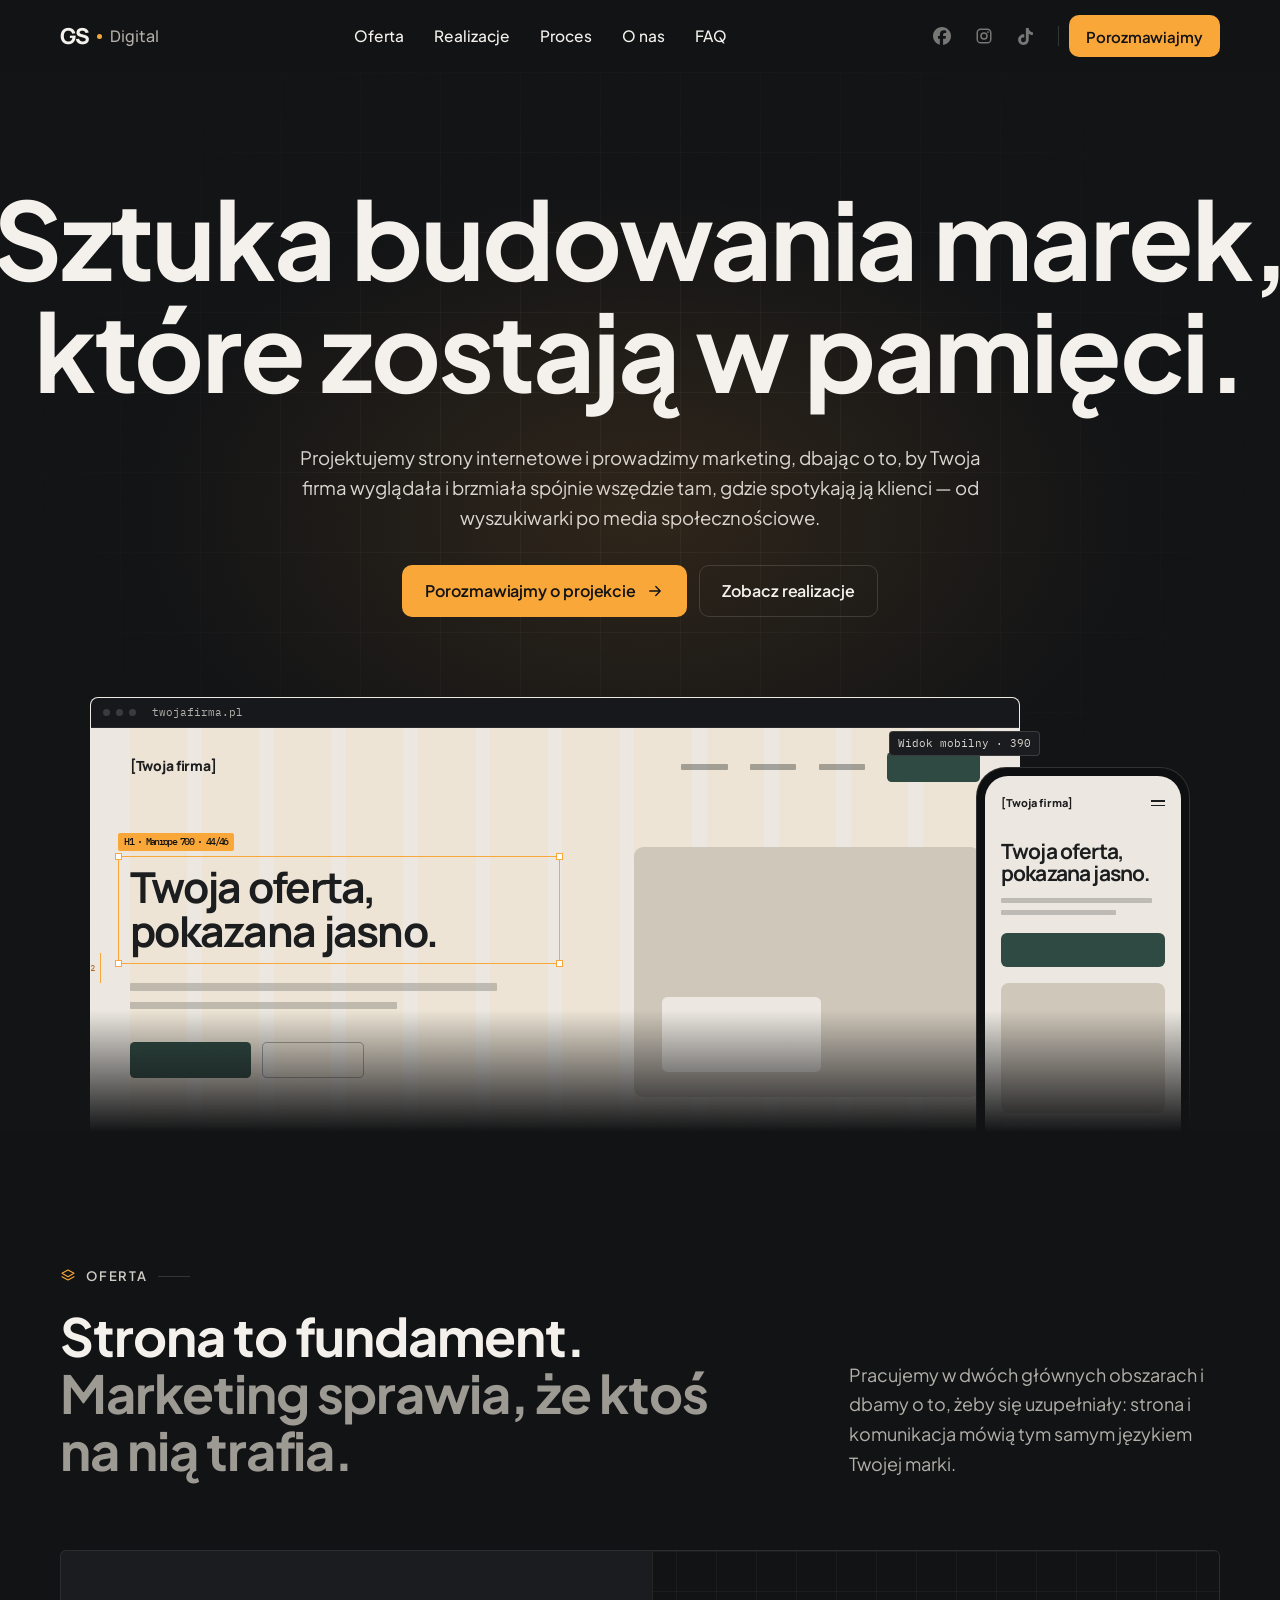
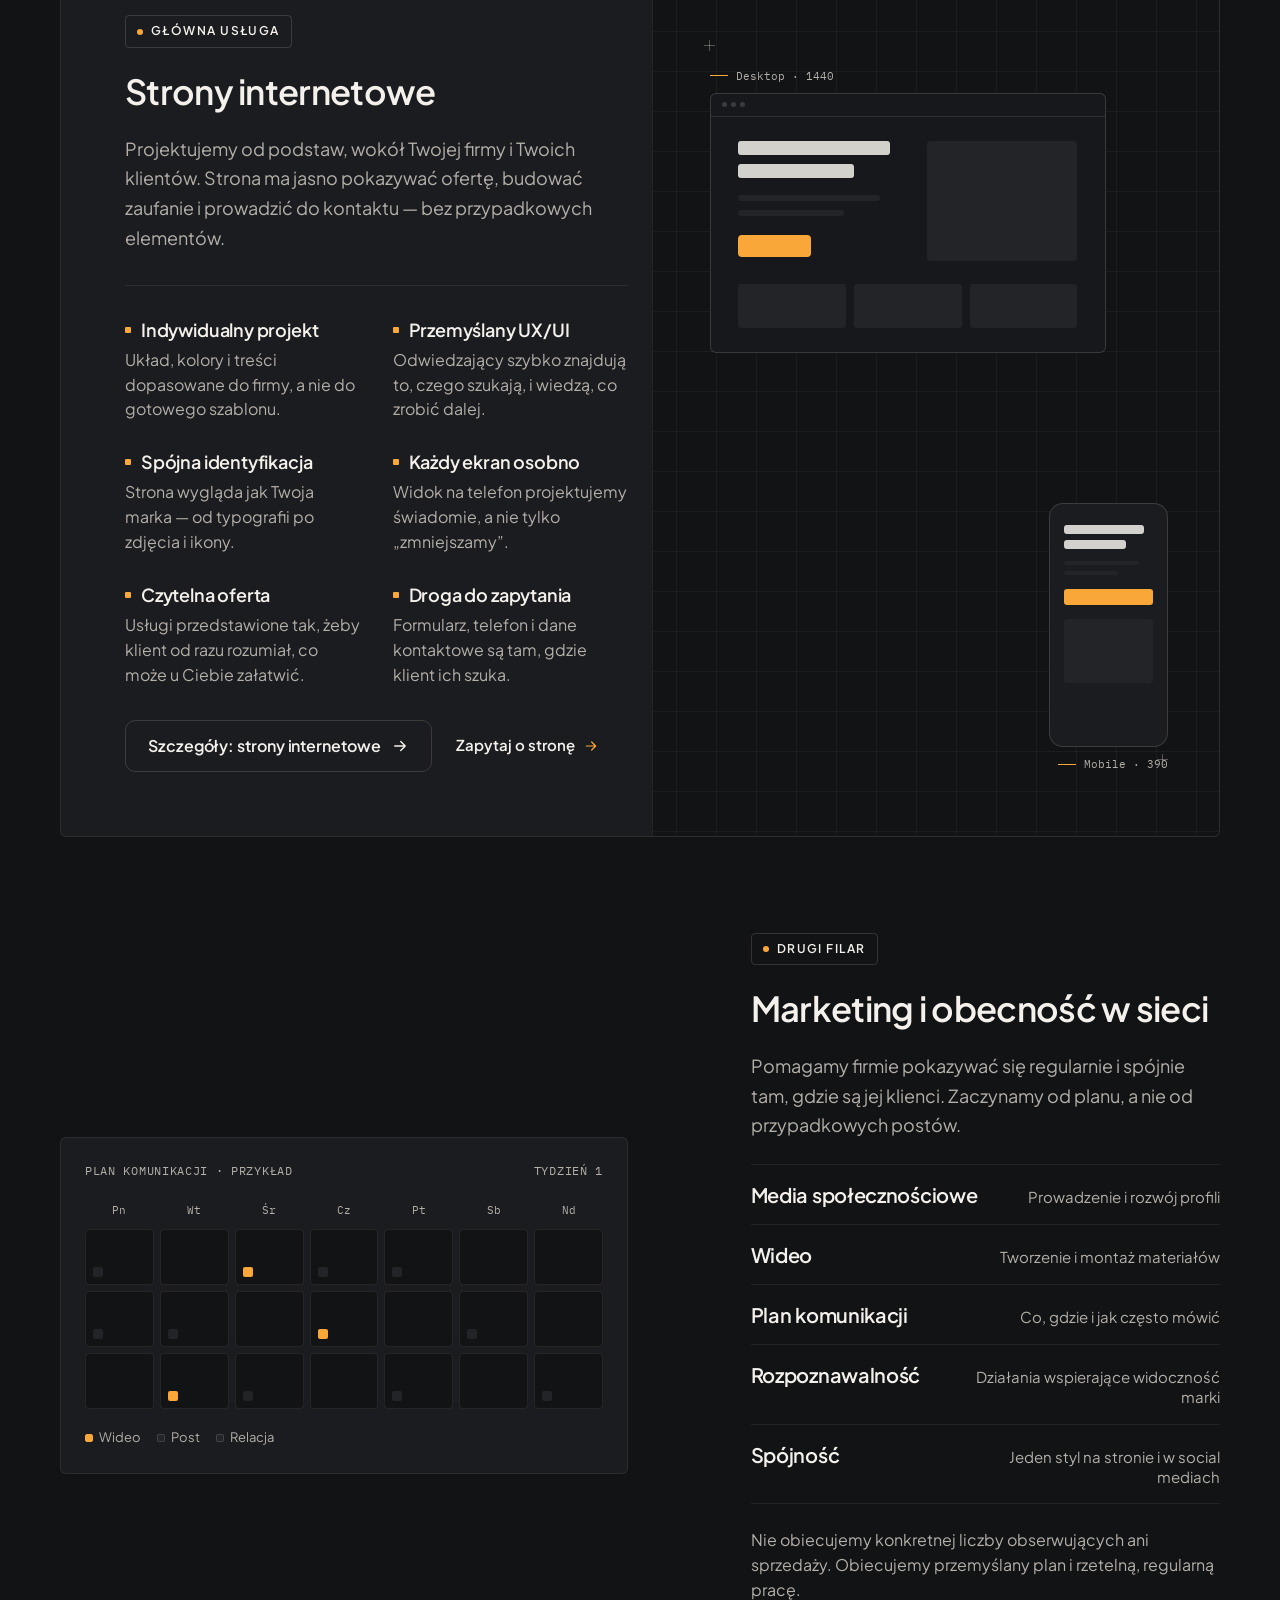
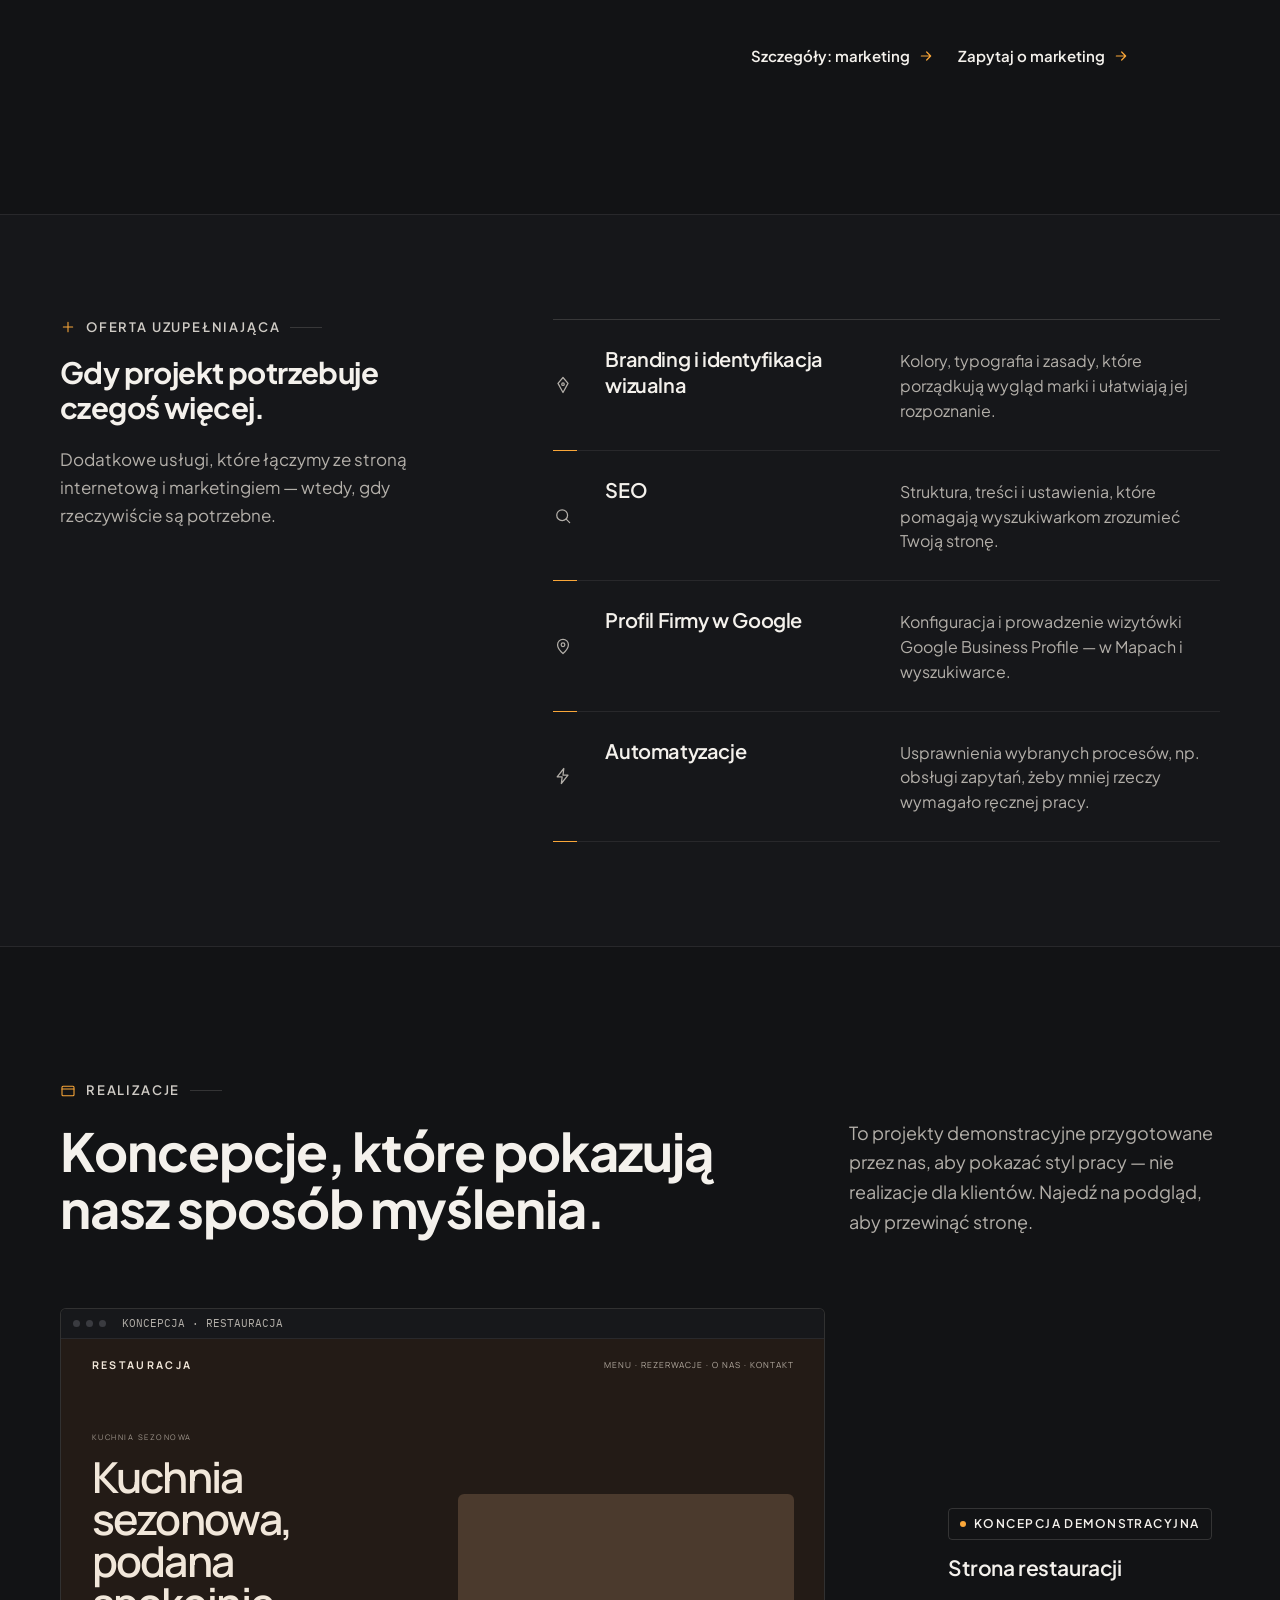
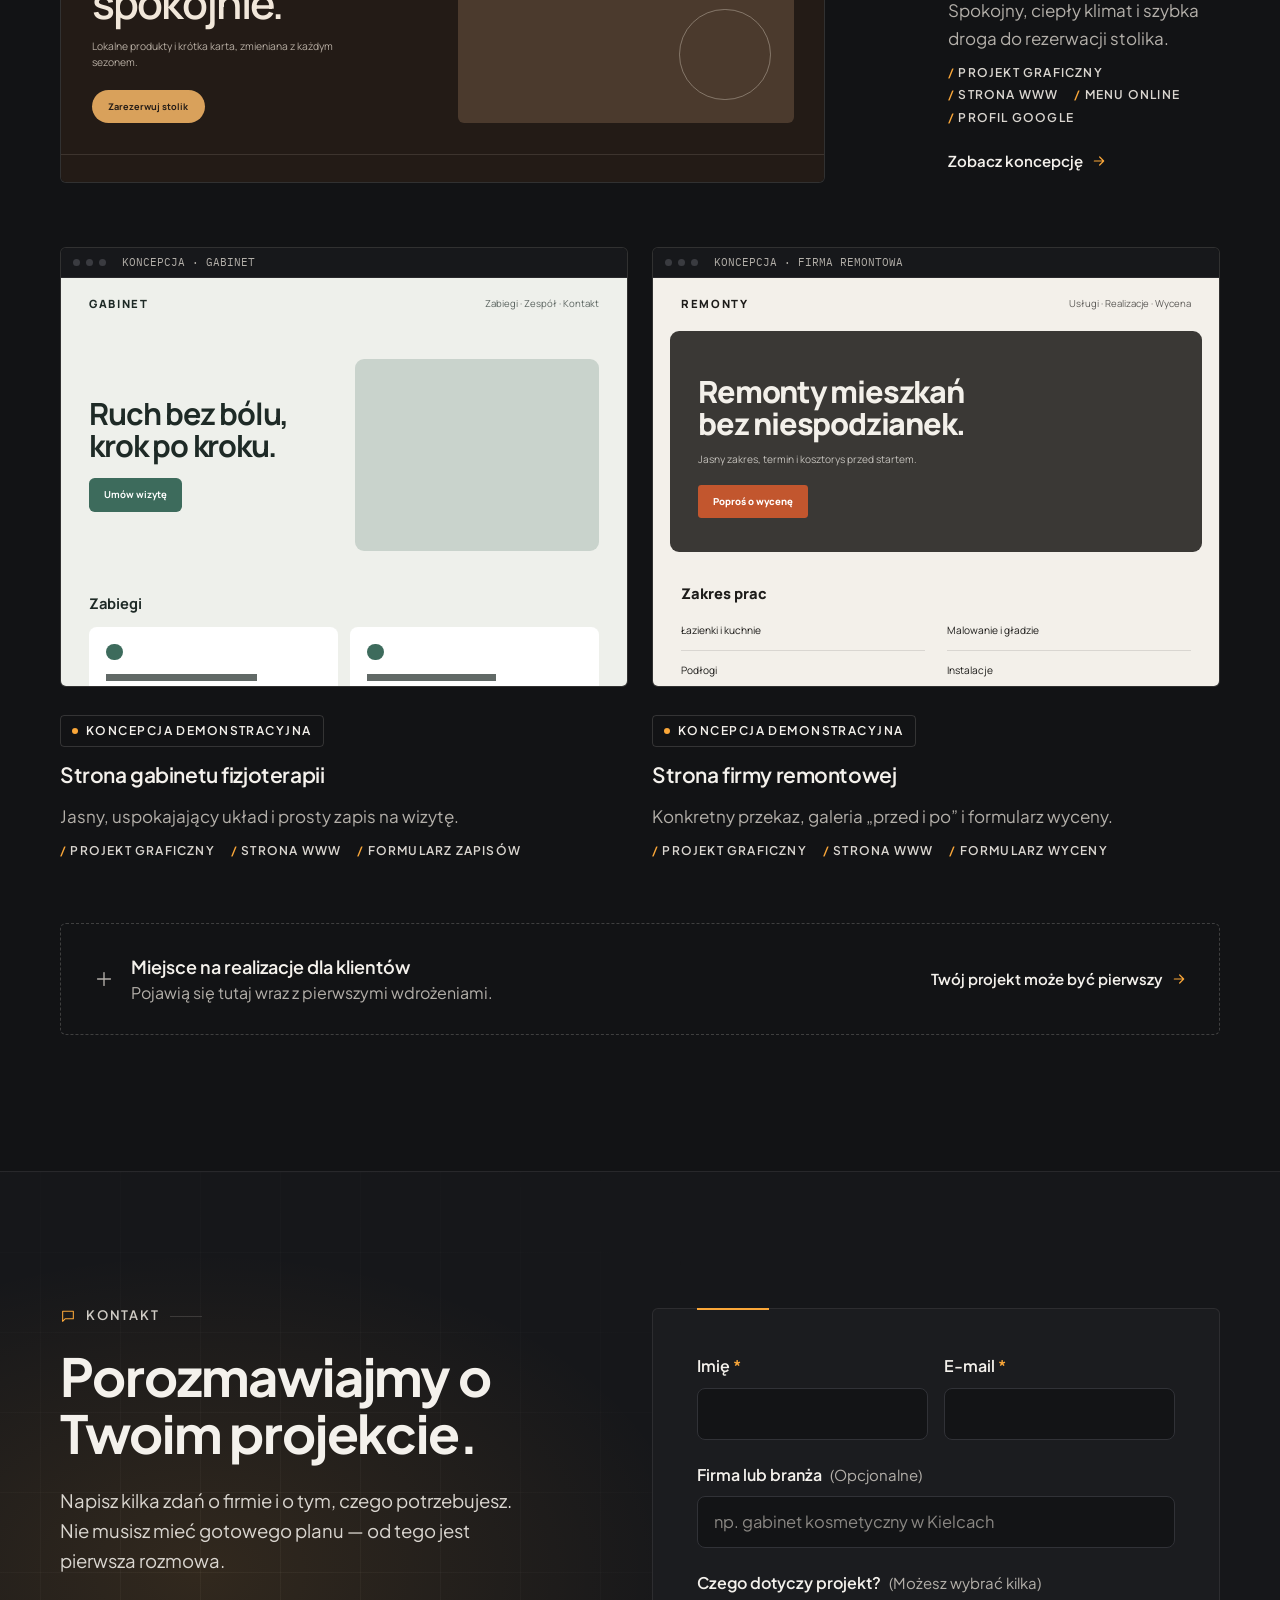
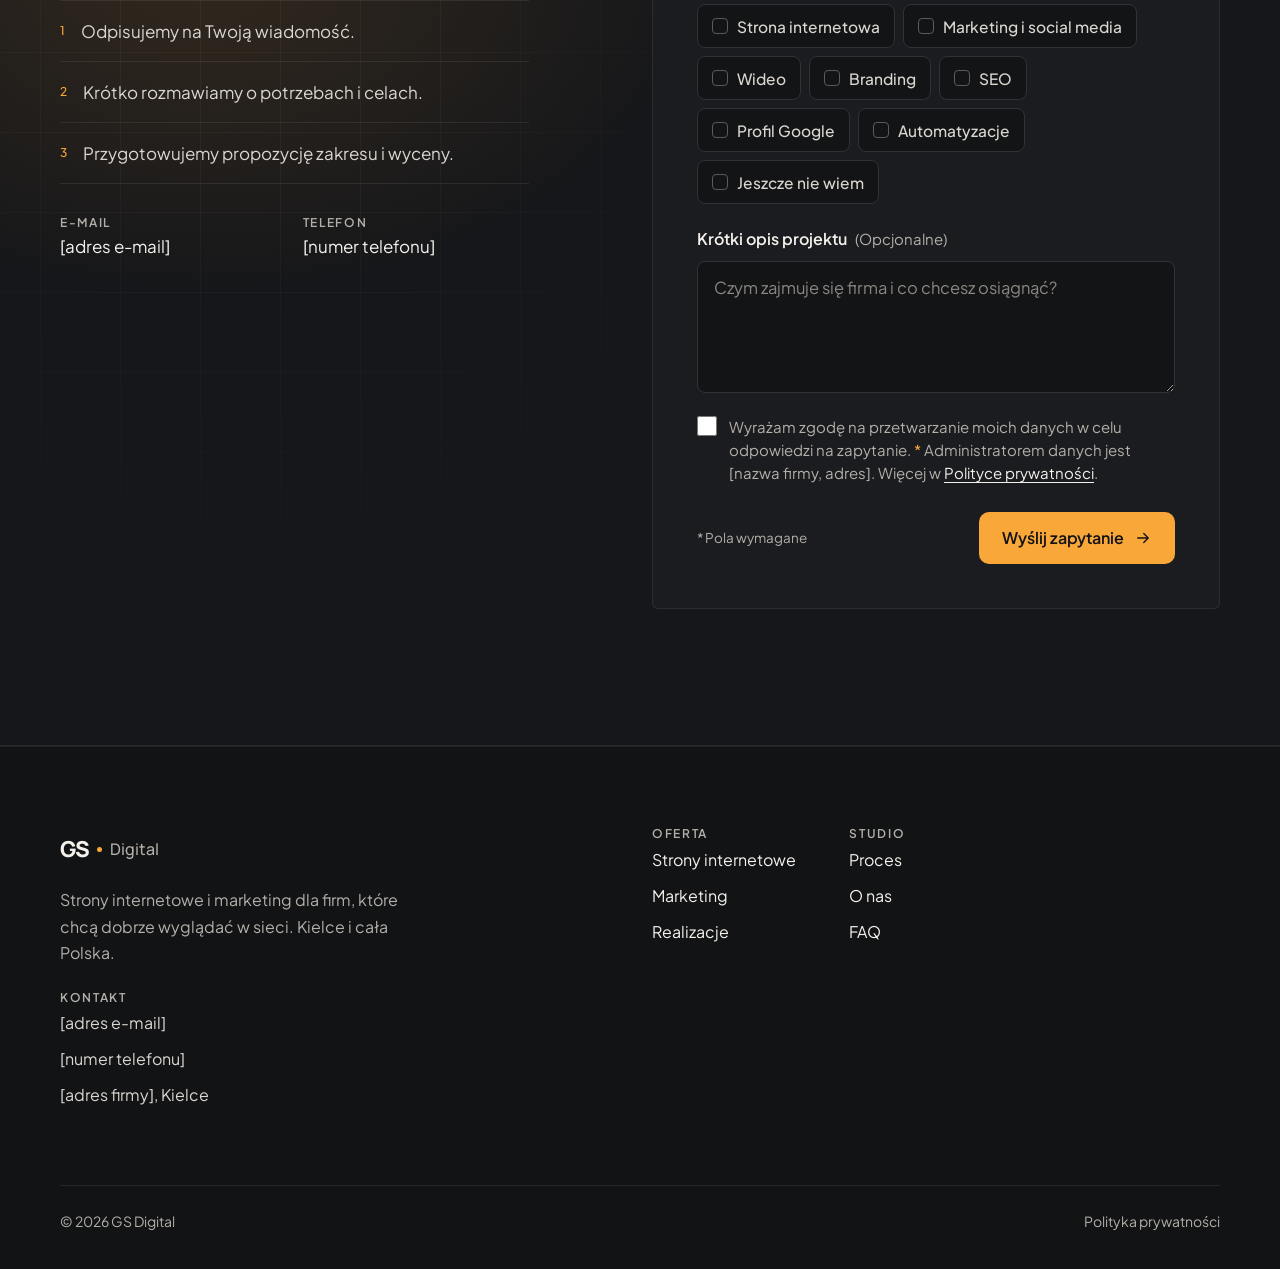
<file: gs-digital-strona_3/gs-digital-telefon.html>
<!doctype html>
<html lang="pl">
<head>
<meta charset="utf-8"><script>document.documentElement.className+=" js"</script>
<meta name="viewport" content="width=device-width, initial-scale=1">
<title>GS Digital — strony internetowe i marketing</title>
<meta name="description" content="GS Digital — strony internetowe i marketing dla firm z Kielc i całej Polski.">
<meta name="theme-color" content="#121315">
<link rel="preconnect" href="https://fonts.googleapis.com">
<link rel="preconnect" href="https://fonts.gstatic.com" crossorigin="anonymous">
<link rel="stylesheet" href="https://fonts.googleapis.com/css2?family=Ms+Madi&amp;family=IBM+Plex+Mono:wght@400;500&amp;family=Manrope:wght@500;800&amp;family=Plus+Jakarta+Sans:wght@400..800&amp;display=swap">
<style>/* GS Digital — style strony, wersja 2 (wspólne dla wszystkich podstron) */
html{scroll-behavior:smooth}
body{margin:0;background:#121315}
.pg{--bg:#121315;--bg2:#16171A;--s1:#1B1C1F;--s2:#232428;--ln:rgba(244,241,236,.08);--ln2:rgba(244,241,236,.15);--tx:#F4F1EC;--tx2:#DAD6D0;--mu:#B3AFA9;--ac:#FAA739;
  container-type:inline-size;container-name:pg;position:relative;background:var(--bg);color:var(--tx);font-family:'Plus Jakarta Sans',system-ui,sans-serif;font-size:17px;line-height:1.65;-webkit-font-smoothing:antialiased;overflow-x:clip}
.pg *,.pg *::before,.pg *::after{box-sizing:border-box}
.pg h1,.pg h2,.pg h3,.pg h4{font-family:'Plus Jakarta Sans',system-ui,sans-serif;margin:0;font-weight:600;color:var(--tx);letter-spacing:-0.02em}
.pg p,.pg ul,.pg ol,.pg dl,.pg dd{margin:0}
.pg a{color:inherit}
.pg :focus-visible{outline:2px solid var(--ac);outline-offset:3px;border-radius:4px}
.wrap{width:100%;max-width:1240px;margin:0 auto;padding:0 40px;position:relative}
.mono{font-family:'IBM Plex Mono',ui-monospace,monospace}

/* typografia */
.display{font-size:clamp(44px,7.2cqi,106px);line-height:.98;letter-spacing:-0.05em;font-weight:600}
.h1{font-size:clamp(40px,5.6cqi,80px);line-height:1.02;letter-spacing:-0.045em}
.h2{font-size:clamp(32px,4.1cqi,58px);line-height:1.05;letter-spacing:-0.04em}
.h3{font-size:clamp(26px,2.7cqi,40px);line-height:1.1;letter-spacing:-0.035em}
.h4{font-size:21px;line-height:1.3;letter-spacing:-0.015em}
.soft{color:#8F8C88}
.lead{font-size:clamp(17px,1.4cqi,20px);line-height:1.6;color:var(--tx2);max-width:58ch}
.body{color:var(--mu);max-width:60ch}
.small{font-size:15px;color:var(--mu);line-height:1.55}

/* oznaczenie sekcji: ikona + nazwa */
.mark{display:inline-flex;align-items:center;gap:10px;font-family:'Plus Jakarta Sans',system-ui,sans-serif;font-size:12.5px;font-weight:500;letter-spacing:.08em;text-transform:uppercase;color:var(--mu);line-height:1}
.mark svg{color:var(--ac);flex:none}
.mark::after{content:'';width:32px;height:1px;background:var(--ln2)}
.mark.c::after{display:none}
.tag{display:inline-flex;align-items:center;gap:8px;align-self:flex-start;font-family:'Plus Jakarta Sans',system-ui,sans-serif;font-size:12px;letter-spacing:.06em;text-transform:uppercase;color:var(--tx);padding:7px 10px;border:1px solid var(--ln2);border-radius:4px;line-height:1}
.tag i{width:6px;height:6px;border-radius:50%;background:var(--ac);display:block}

/* przyciski i linki */
.btn{position:relative;display:inline-flex;align-items:center;justify-content:center;gap:10px;height:52px;padding:0 22px;border-radius:10px;font-family:'Plus Jakarta Sans',system-ui,sans-serif;font-weight:600;font-size:16px;line-height:1;text-decoration:none;border:1px solid transparent;cursor:pointer;isolation:isolate;overflow:hidden;white-space:nowrap;transition:transform .2s ease-out}
.btn::after{content:'';position:absolute;inset:0;background:#FFFFFF;opacity:0;transition:opacity .2s ease-out;z-index:-1}
.btn:hover{transform:translateY(-1px)}
.btn:active{transform:translateY(0) scale(.99)}
.btn .arr{transition:transform .25s ease-out}
.btn:hover .arr{transform:translateX(3px)}
.btn-ac{background:var(--ac);color:#121315}
.pg .btn-ac{color:#121315}
.btn-ac:hover::after{opacity:.16}
.btn-gh{border-color:var(--ln2);color:var(--tx);background:transparent}
.btn-gh:hover::after{opacity:.05}
.btn[disabled]{cursor:not-allowed;opacity:.55;transform:none}
.btn-sm{height:42px;padding:0 16px;font-size:15px}
.link{position:relative;display:inline-flex;align-items:center;gap:8px;font-weight:600;font-size:15px;color:var(--tx);text-decoration:none;min-height:44px}
.link::after{content:'';position:absolute;left:0;right:26px;bottom:9px;height:1px;background:var(--ac);transform:scaleX(0);transform-origin:left;transition:transform .3s ease-out}
.link:hover::after{transform:scaleX(1)}
.link .arr{color:var(--ac);transition:transform .25s ease-out}
.link:hover .arr{transform:translateX(3px)}

/* nagłówek */
.hdr{position:sticky;top:0;z-index:50}
.hdr::before{content:'';position:absolute;inset:0;background:rgba(18,19,21,.95);border-bottom:1px solid var(--ln);opacity:0;transition:opacity .3s ease-out}
.hdr.on::before{opacity:1}
.hdr-in{position:relative;display:flex;align-items:center;justify-content:space-between;gap:24px;height:72px}
.logo{display:inline-flex;align-items:center;gap:8px;text-decoration:none;color:var(--tx);min-height:44px}
.logo-gs{font-family:'Manrope',sans-serif;font-weight:800;font-size:22px;letter-spacing:-0.05em}
.logo-dot{width:5px;height:5px;border-radius:50%;background:var(--ac)}
.logo-d{font-family:'Manrope',sans-serif;font-weight:500;font-size:16px;color:var(--mu)}
.nav{display:flex;align-items:center;gap:2px}
.nav a{position:relative;color:var(--tx);text-decoration:none;font-size:15px;font-weight:500;padding:12px 14px}
.nav a::after{content:'';position:absolute;left:14px;right:14px;bottom:6px;height:1px;background:var(--ac);transform:scaleX(0);transform-origin:left;transition:transform .25s ease-out}
.nav a:hover::after,.nav a[aria-current="page"]::after{transform:scaleX(1)}
.hdr-r{display:flex;align-items:center;gap:10px}
.burger{display:none;width:44px;height:44px;border-radius:10px;border:1px solid var(--ln2);background:transparent;color:var(--tx);align-items:center;justify-content:center;cursor:pointer;padding:0}
.mmenu{position:relative;display:none;background:#16171A;border-bottom:1px solid var(--ln);padding:8px 20px 24px}
.mmenu a.ml{display:flex;align-items:center;justify-content:space-between;min-height:58px;font-family:'Plus Jakarta Sans',system-ui,sans-serif;font-size:21px;font-weight:600;letter-spacing:-0.02em;color:var(--tx);text-decoration:none;border-bottom:1px solid var(--ln)}
.mmenu a.ml svg{color:var(--mu)}
.mmenu a.ml[aria-current="page"]{color:var(--ac)}
.mmenu .btn{width:100%;margin-top:20px;height:54px}
@media (prefers-reduced-motion: no-preference){.mmenu{animation:fin .25s ease-out both}}

/* tło i głębia */
.tex-grid{position:absolute;inset:0;pointer-events:none;background-image:linear-gradient(rgba(244,241,236,.045) 1px,transparent 1px),linear-gradient(90deg,rgba(244,241,236,.045) 1px,transparent 1px);background-size:80px 80px;background-position:center top;-webkit-mask-image:radial-gradient(ellipse 70% 65% at 50% 35%,#000 15%,transparent 78%);mask-image:radial-gradient(ellipse 70% 65% at 50% 35%,#000 15%,transparent 78%)}
.glow{position:absolute;pointer-events:none;width:1000px;height:640px;border-radius:50%;background:radial-gradient(closest-side,rgba(250,167,57,.12),rgba(250,167,57,0))}
.noise{position:absolute;inset:0;width:100%;height:100%;opacity:.07;pointer-events:none;mix-blend-mode:overlay}
.cross{position:absolute;width:11px;height:11px;pointer-events:none}
.cross::before,.cross::after{content:'';position:absolute;background:rgba(244,241,236,.3)}
.cross::before{left:5px;top:0;width:1px;height:11px}
.cross::after{top:5px;left:0;height:1px;width:11px}
@media (prefers-reduced-motion: no-preference){.drift{animation:drift 26s ease-in-out infinite alternate}}
@keyframes drift{from{transform:translate3d(-5%,0,0)}to{transform:translate3d(5%,4%,0)}}

/* sekcje */
.sec{position:relative;padding:136px 0}
.sec-sm{padding:104px 0}
.sec-alt{background:var(--bg2);border-top:1px solid var(--ln);border-bottom:1px solid var(--ln)}
.sec-head{display:grid;grid-template-columns:repeat(12,minmax(0,1fr));gap:24px;align-items:end;margin-bottom:72px}
.sec-head .t{grid-column:span 7;display:flex;flex-direction:column;gap:24px}
.sec-head .d{grid-column:9 / span 4;color:var(--mu)}

/* hero (strona główna) */
.hero{position:relative;padding:104px 0 0;overflow:hidden;text-align:center}
.hero-in{position:relative;display:flex;flex-direction:column;align-items:center;gap:28px}
.hero .lead{margin:0 auto}
.ctas{display:flex;gap:12px;flex-wrap:wrap;justify-content:center;margin-top:8px}
.stage{position:relative;max-width:1100px;margin:80px auto 0;height:clamp(240px,34cqi,470px);text-align:left;-webkit-mask-image:linear-gradient(#000 72%,transparent);mask-image:linear-gradient(#000 72%,transparent)}
.bf{position:absolute;left:0;right:170px;top:0;bottom:-60px;container-type:inline-size;border:1px solid var(--ln2);border-radius:8px 8px 0 0;overflow:hidden;background:#ECE8E1}
.sbar{height:30px;display:flex;align-items:center;gap:6px;padding:0 12px;background:#17181B;border-bottom:1px solid var(--ln)}
.sbar i{width:7px;height:7px;border-radius:50%;background:#3A3B40;display:block}
.sbar span{margin-left:10px;font-family:'IBM Plex Mono',monospace;font-size:11px;color:var(--mu)}
.pf{position:absolute;right:0;top:70px;width:214px;height:440px;border:1px solid var(--ln2);border-radius:30px;background:#0E0F10;padding:8px}
.pf-s{width:100%;height:100%;border-radius:23px;overflow:hidden;background:#ECE8E1;color:#1C1D1F}
.sel{position:absolute;inset:-1.1cqi -1.3cqi;border:1px solid var(--ac);pointer-events:none}
.sel b{position:absolute;width:7px;height:7px;background:#FFFFFF;border:1px solid var(--ac)}
.sel b:nth-child(1){left:-4px;top:-4px}.sel b:nth-child(2){right:-4px;top:-4px}.sel b:nth-child(3){left:-4px;bottom:-4px}.sel b:nth-child(4){right:-4px;bottom:-4px}
.anno{position:absolute;left:-1px;bottom:100%;margin-bottom:6px;background:var(--ac);color:#121315;font-family:'IBM Plex Mono',monospace;font-size:max(9px,1.05cqi);font-weight:500;line-height:1;padding:max(4px,.45cqi) max(6px,.7cqi);border-radius:2px;white-space:nowrap}
.redl{position:absolute;left:-3.2cqi;width:1px;background:var(--ac)}
.redl span{position:absolute;right:6px;top:50%;transform:translateY(-50%);font-family:'IBM Plex Mono',monospace;font-size:max(8px,.95cqi);color:#B4661A}
.chip-f{position:absolute;font-family:'IBM Plex Mono',monospace;font-size:11px;color:var(--tx2);background:#1B1C1F;border:1px solid var(--ln2);border-radius:4px;padding:6px 8px;line-height:1;white-space:nowrap}

/* filary oferty */
.p-web{display:grid;grid-template-columns:repeat(12,minmax(0,1fr));gap:24px;background:var(--s1);border:1px solid var(--ln);border-radius:6px;overflow:hidden}
.p-web .txt{grid-column:span 6;padding:64px 0 64px 64px;display:flex;flex-direction:column;gap:24px}
.p-web .vis{grid-column:7 / span 6;position:relative;min-height:600px;border-left:1px solid var(--ln);background:var(--bg);overflow:hidden}
.feats{display:grid;grid-template-columns:repeat(2,minmax(0,1fr));gap:28px 32px;margin-top:8px;padding-top:32px;border-top:1px solid var(--ln)}
.feat h3{font-size:17px;letter-spacing:-0.01em;display:flex;gap:10px;align-items:center;line-height:1.35}
.feat h3::before{content:'';width:6px;height:6px;background:var(--ac);border-radius:1px;flex:none}
.feat p{font-size:15px;color:var(--mu);margin-top:6px;line-height:1.55}
.actions{display:flex;gap:12px 24px;align-items:center;flex-wrap:wrap;margin-top:8px}
.wire{position:absolute;border:1px solid var(--ln2);border-radius:6px;background:#17181B;overflow:hidden}
.wire .wb{background:var(--s2);border-radius:3px}
.wcap{position:absolute;font-family:'IBM Plex Mono',monospace;font-size:11px;color:var(--mu);display:flex;align-items:center;gap:8px;white-space:nowrap}
.wcap::before{content:'';width:18px;height:1px;background:var(--ac)}
.p-mkt{display:grid;grid-template-columns:repeat(12,minmax(0,1fr));gap:24px;align-items:center;padding-top:96px}
.p-mkt .vis{grid-column:span 6}
.p-mkt .txt{grid-column:8 / span 5;display:flex;flex-direction:column;gap:24px}
.cal{container-type:inline-size;border:1px solid var(--ln);border-radius:6px;background:var(--s1);padding:24px}
.cal-h{display:flex;justify-content:space-between;align-items:center;gap:12px;margin-bottom:20px;font-family:'IBM Plex Mono',monospace;font-size:11.5px;color:var(--mu);text-transform:uppercase;letter-spacing:.06em}
.cal-g{display:grid;grid-template-columns:repeat(7,minmax(0,1fr));gap:6px}
.cal-d{font-family:'IBM Plex Mono',monospace;font-size:11px;color:var(--mu);text-align:center;padding-bottom:4px}
.cal-c{height:84px;border-radius:4px;background:var(--bg);border:1px solid var(--ln);padding:7px;display:flex;flex-direction:column;justify-content:flex-end;gap:4px}
.fx{font-family:'IBM Plex Mono',monospace;font-size:10.5px;line-height:1;padding:4px 6px;border-radius:3px;background:var(--s2);color:var(--tx2);align-self:flex-start;white-space:nowrap}
.fx.ac{background:var(--ac);color:#121315}
.cal-l{display:flex;gap:16px;flex-wrap:wrap;margin-top:18px;font-size:13px;color:var(--mu)}
.cal-l span{display:inline-flex;align-items:center;gap:6px}
.cal-l i{width:8px;height:8px;border-radius:2px;background:var(--s2);display:block;border:1px solid var(--ln2)}
.cal-l i.ac{background:var(--ac);border-color:var(--ac)}
@container (max-width: 520px){.fx{font-size:0;width:10px;height:10px;padding:0;border-radius:2px}.cal-c{height:56px}.cal{padding:16px}}
.mlist{list-style:none;padding:0;border-top:1px solid var(--ln)}
.mlist li{display:flex;justify-content:space-between;align-items:baseline;gap:16px;padding:16px 0;border-bottom:1px solid var(--ln);font-family:'Plus Jakarta Sans',system-ui,sans-serif;font-size:19px;font-weight:600;letter-spacing:-0.015em;line-height:1.35}
.mlist li span{font-family:'Plus Jakarta Sans',system-ui,sans-serif;font-size:14px;color:var(--mu);font-weight:400;text-align:right;max-width:24ch;letter-spacing:0}

/* usługi uzupełniające */
.extras{display:grid;grid-template-columns:repeat(12,minmax(0,1fr));gap:24px;align-items:start}
.extras .t{grid-column:span 4;display:flex;flex-direction:column;gap:20px}
.ex-list{grid-column:6 / span 7;display:grid;grid-template-columns:repeat(2,minmax(0,1fr));border-top:1px solid var(--ln)}
.ex{display:flex;gap:16px;padding:26px 24px 26px 0;border-bottom:1px solid var(--ln)}
.ex:nth-child(even){padding-left:24px;padding-right:0;border-left:1px solid var(--ln)}
.ex svg{color:var(--mu);flex:none;margin-top:2px}
.ex h3{font-size:17px;letter-spacing:-0.01em;line-height:1.35}
.ex p{font-size:15px;color:var(--mu);margin-top:4px;line-height:1.5}

/* realizacje */
.works{display:grid;grid-template-columns:repeat(12,minmax(0,1fr));gap:64px 24px}
.w-lg{grid-column:1 / -1;display:grid;grid-template-columns:repeat(12,minmax(0,1fr));gap:24px;align-items:end}
.w-lg .shot{grid-column:span 8}
.w-lg .w-info{grid-column:10 / span 3}
.w-md{grid-column:span 6;display:flex;flex-direction:column;gap:28px}
.w-info{display:flex;flex-direction:column;gap:14px}
.w-info p{color:var(--mu);font-size:16px}
.scopes{display:flex;flex-wrap:wrap;gap:6px 14px;font-family:'Plus Jakarta Sans',system-ui,sans-serif;font-size:12px;color:var(--tx2);list-style:none;padding:0}
.scopes li::before{content:'/ ';color:var(--ac)}
.shot{position:relative;container-type:inline-size;border-radius:6px;overflow:hidden;border:1px solid var(--ln2);background:#0E0F10;transition:transform .4s ease-out}
.work:hover .shot{transform:translateY(-3px)}
.sview{overflow:hidden;height:58cqi}
.w-md .sview{height:72cqi}
.sin{transition:transform 3s cubic-bezier(.45,0,.2,1)}
.w-lg:hover .sin,.w-lg:focus-within .sin{transform:translateY(calc(-100% + 58cqi))}
.w-md:hover .sin,.w-md:focus-within .sin{transform:translateY(calc(-100% + 72cqi))}
.w-slot{grid-column:1 / -1;display:flex;align-items:center;justify-content:space-between;gap:24px;padding:28px 32px;border:1px dashed rgba(244,241,236,.2);border-radius:6px}
.w-slot .l{display:flex;gap:16px;align-items:center}
.w-slot svg{color:var(--mu);flex:none}

/* kontakt i formularz */
.c-grid{display:grid;grid-template-columns:repeat(12,minmax(0,1fr));gap:24px;align-items:start;position:relative}
.c-intro{grid-column:span 5;display:flex;flex-direction:column;gap:24px}
.c-steps{list-style:none;padding:0;border-top:1px solid var(--ln);margin-top:8px}
.c-steps li{display:flex;gap:16px;padding:16px 0;border-bottom:1px solid var(--ln);font-size:16px;color:var(--tx2)}
.c-steps b{font-family:'Plus Jakarta Sans',system-ui,sans-serif;font-size:12px;color:var(--ac);font-weight:500;padding-top:4px;flex:none}
.c-dir{display:grid;grid-template-columns:repeat(2,minmax(0,1fr));gap:16px;margin-top:8px}
.c-dir div{display:flex;flex-direction:column;gap:2px}
.c-k{font-family:'Plus Jakarta Sans',system-ui,sans-serif;font-size:11.5px;letter-spacing:.06em;text-transform:uppercase;color:var(--mu)}
.c-v{font-size:16px;color:var(--tx)}
.form{grid-column:7 / span 6;position:relative;background:var(--s1);border:1px solid var(--ln);border-radius:6px;padding:44px}
.form::before{content:'';position:absolute;left:44px;width:72px;top:-1px;height:2px;background:var(--ac)}
.fgrid{display:grid;grid-template-columns:repeat(2,minmax(0,1fr));gap:22px 16px}
.fld{display:flex;flex-direction:column;gap:8px;min-width:0;border:0;margin:0;padding:0}
.fld.full{grid-column:1 / -1}
.lbl{font-size:15px;font-weight:600;color:var(--tx);display:flex;justify-content:space-between;gap:8px;padding:0}
.lbl .opt{font-weight:400;color:var(--mu);font-size:14px}
.req{color:var(--ac);margin-left:3px}
.inp{width:100%;height:52px;padding:0 16px;border-radius:8px;border:1px solid #313237;background:#131416;color:var(--tx);font-family:'Plus Jakarta Sans',system-ui,sans-serif;font-size:16px}
.inp::placeholder{color:#8A8783}
.inp:hover{border-color:#404147}
.inp:focus{outline:none;border-color:var(--ac);box-shadow:0 0 0 3px rgba(250,167,57,.18)}
.inp:disabled{opacity:.6}
.ta{height:auto;min-height:132px;padding:14px 16px;line-height:1.5;resize:vertical}
.bad .inp{border-color:#F0857A}
.bad .inp:focus{box-shadow:0 0 0 3px rgba(240,133,122,.2)}
.err{display:flex;gap:8px;font-size:14px;color:#F49A90;line-height:1.4;align-items:flex-start;margin:0}
.err svg{flex:none;margin-top:1px}
.chips{display:flex;flex-wrap:wrap;gap:8px}
.chip{position:relative;display:inline-flex;align-items:center;gap:9px;min-height:44px;padding:0 14px;border-radius:8px;border:1px solid #313237;background:#131416;font-size:15px;font-weight:500;color:var(--tx2);cursor:pointer;transition:transform .2s ease-out}
.chip:hover{transform:translateY(-1px)}
.chip input{position:absolute;opacity:0;width:1px;height:1px;margin:0;pointer-events:none}
.chip:has(input:focus-visible){outline:2px solid var(--ac);outline-offset:2px}
.ck{width:16px;height:16px;border-radius:4px;border:1.5px solid #5A5B61;display:flex;align-items:center;justify-content:center;color:#121315;flex:none}
.ck svg{opacity:0;transform:scale(.5);transition:opacity .2s ease-out,transform .2s ease-out}
.chip.on{border-color:var(--ac);color:var(--tx);background:#201C17}
.chip.on .ck{background:var(--ac);border-color:var(--ac)}
.chip.on .ck svg{opacity:1;transform:none}
.consent{display:flex;gap:12px;align-items:flex-start;font-size:14px;color:var(--mu);line-height:1.55;cursor:pointer}
.consent input{accent-color:#FAA739;width:20px;height:20px;margin:1px 0 0;flex:none;cursor:pointer}
.consent a{color:var(--tx);text-decoration:underline;text-underline-offset:3px}
.bad .consent{color:#E9C3BD}
.f-foot{margin-top:28px;display:flex;flex-direction:column;gap:18px}
.f-row{display:flex;align-items:center;justify-content:space-between;gap:16px;flex-wrap:wrap}
.f-row .small{font-size:13.5px}
.alert{display:flex;gap:12px;padding:14px 16px;border-radius:8px;font-size:15px;line-height:1.5}
.alert svg{flex:none;margin-top:2px}
.alert-err{border:1px solid #5A2F2A;background:#221918;color:#F6C9C2}
.alert-err svg{color:#F49A90}
.alert-info{border:1px solid rgba(250,167,57,.35);background:#1F1B15;color:var(--tx2)}
.alert-info svg{color:var(--ac)}
.done{display:flex;flex-direction:column;align-items:flex-start;gap:20px;min-height:560px;justify-content:center}
.done p{color:var(--mu);max-width:44ch}
.d-ic{width:60px;height:60px;border-radius:50%;border:1.5px solid var(--ac);display:flex;align-items:center;justify-content:center;color:var(--ac)}
@media (prefers-reduced-motion: no-preference){.done,.alert{animation:fin .3s ease-out both}}

/* podstrony */
.phero{position:relative;overflow:hidden;padding:112px 0 96px;border-bottom:1px solid var(--ln)}
.phero .wrap{display:flex;flex-direction:column;gap:28px}
.crumbs{display:flex;align-items:center;gap:10px;font-family:'Plus Jakarta Sans',system-ui,sans-serif;font-size:12.5px;color:var(--mu);list-style:none;padding:0}
.crumbs a{text-decoration:none;color:var(--mu);display:inline-flex;min-height:32px;align-items:center}
.crumbs a:hover{color:var(--tx)}
.crumbs li+li::before{content:'/';margin-right:10px;color:var(--ln2)}
.gridlist{display:grid;grid-template-columns:repeat(3,minmax(0,1fr));gap:56px 32px}
.gl-i{padding-top:24px;border-top:1px solid var(--ln);display:flex;flex-direction:column;gap:12px}
.gl-i svg{color:var(--ac)}
.gl-i h3{font-size:20px;letter-spacing:-0.015em;line-height:1.3}
.gl-i p{color:var(--mu);font-size:16px}
.rows{border-top:1px solid var(--ln)}
.row{display:grid;grid-template-columns:repeat(12,minmax(0,1fr));gap:24px;padding:44px 0;border-bottom:1px solid var(--ln);align-items:baseline}
.row h3{grid-column:span 5;font-size:clamp(24px,2.3cqi,32px);letter-spacing:-0.03em;line-height:1.15}
.row p{grid-column:7 / span 6;color:var(--mu)}
.team{display:grid;grid-template-columns:repeat(12,minmax(0,1fr));gap:24px;align-items:start}
.team .t{grid-column:span 4;display:flex;flex-direction:column;gap:20px}
.person{grid-column:span 4;display:flex;flex-direction:column;gap:6px}
.ph{aspect-ratio:4 / 5;border-radius:6px;background:var(--s1);border:1px dashed rgba(244,241,236,.18);display:flex;flex-direction:column;align-items:center;justify-content:center;gap:10px;color:var(--mu);font-size:14px;margin-bottom:18px}
.person h3{font-size:21px}
.tl{list-style:none;padding:0;position:relative}
.tl::before{content:'';position:absolute;left:7px;top:10px;bottom:10px;width:1px;background:var(--ln2)}
.tl-i{position:relative;display:grid;grid-template-columns:repeat(12,minmax(0,1fr));gap:24px;padding:0 0 80px 64px}
.tl-i:last-child{padding-bottom:0}
.tl-dot{position:absolute;left:0;top:8px;width:15px;height:15px;border-radius:50%;background:var(--bg);border:1.5px solid var(--ac);display:flex;align-items:center;justify-content:center}
.tl-dot::after{content:'';width:5px;height:5px;border-radius:50%;background:var(--ac)}
.tl-h{grid-column:span 5;display:flex;flex-direction:column;gap:14px}
.tl-h .mono{font-size:12.5px;color:var(--ac);letter-spacing:.06em;text-transform:uppercase}
.tl-b{grid-column:7 / span 6;display:flex;flex-direction:column;gap:24px}
.tl-b > p{color:var(--tx2)}
.tl-meta{display:grid;grid-template-columns:repeat(2,minmax(0,1fr));gap:20px;padding-top:20px;border-top:1px solid var(--ln)}
.tl-meta dt{font-family:'Plus Jakarta Sans',system-ui,sans-serif;font-size:11.5px;letter-spacing:.06em;text-transform:uppercase;color:var(--mu);margin-bottom:6px}
.tl-meta dd{font-size:15px;color:var(--tx2);line-height:1.55}
.faq-wrap{display:grid;grid-template-columns:repeat(12,minmax(0,1fr));gap:24px;align-items:start}
.faq-nav{grid-column:span 3;position:sticky;top:104px;display:flex;flex-direction:column;gap:2px;border-left:1px solid var(--ln)}
.faq-nav a{display:flex;align-items:center;min-height:44px;padding:0 16px;color:var(--mu);text-decoration:none;font-size:15px;font-weight:500;position:relative}
.faq-nav a:hover{color:var(--tx)}
.faq-nav a::before{content:'';position:absolute;left:-1px;top:10px;bottom:10px;width:1px;background:var(--ac);transform:scaleY(0);transition:transform .25s ease-out}
.faq-nav a:hover::before{transform:scaleY(1)}
.faq-main{grid-column:5 / span 8;display:flex;flex-direction:column;gap:80px}
.faq-g{display:flex;flex-direction:column;gap:20px;scroll-margin-top:96px}
.acc{border-top:1px solid var(--ln)}
.acc-i{border-bottom:1px solid var(--ln)}
.acc-q{width:100%;display:flex;justify-content:space-between;gap:24px;align-items:center;padding:24px 0;background:transparent;border:0;cursor:pointer;font-family:'Plus Jakarta Sans',system-ui,sans-serif;font-size:19px;font-weight:600;color:var(--tx);text-align:left;min-height:44px;letter-spacing:-0.015em;line-height:1.35}
.acc-ic{flex:none;width:34px;height:34px;border-radius:50%;border:1px solid var(--ln2);display:flex;align-items:center;justify-content:center;color:var(--tx);transition:transform .3s ease-out}
.acc-q:hover .acc-ic{transform:rotate(90deg)}
.acc-i.open .acc-ic{transform:rotate(45deg);border-color:var(--ac);color:var(--ac)}
.acc-a{padding:0 64px 28px 0;color:var(--mu);max-width:66ch;font-size:16px}
@media (prefers-reduced-motion: no-preference){.acc-a{animation:fin .32s ease-out both}}
.cta-band{position:relative;overflow:hidden;padding:128px 0;border-top:1px solid var(--ln);text-align:center}
.cta-band .wrap{display:flex;flex-direction:column;align-items:center;gap:24px}
.honest{display:grid;grid-template-columns:repeat(12,minmax(0,1fr));gap:24px;padding:48px;border:1px solid var(--ln);border-radius:6px;background:var(--s1)}
.honest .t{grid-column:span 5;display:flex;flex-direction:column;gap:16px}
.honest p{grid-column:7 / span 6;color:var(--tx2)}
.steps3{display:grid;grid-template-columns:repeat(3,minmax(0,1fr));gap:24px;list-style:none;padding:0;counter-reset:s}
.steps3 li{padding-top:24px;border-top:1px solid var(--ln);display:flex;flex-direction:column;gap:12px}
.steps3 .mono{font-size:12.5px;color:var(--ac);letter-spacing:.06em;text-transform:uppercase}
.steps3 p{color:var(--mu);font-size:16px}

/* stopka */
.ftr{position:relative;border-top:1px solid var(--ln);padding:80px 0 36px;background:var(--bg)}
.f-grid{display:grid;grid-template-columns:repeat(12,minmax(0,1fr));gap:24px}
.f-brand{grid-column:span 4;display:flex;flex-direction:column;gap:16px}
.f-brand p{color:var(--mu);max-width:34ch;font-size:15px}
.f-col{grid-column:span 2;display:flex;flex-direction:column}
.f-col.w{grid-column:span 4}
.f-col:first-of-type{grid-column:7 / span 2}
.f-h{font-family:'Plus Jakarta Sans',system-ui,sans-serif;font-size:11.5px;letter-spacing:.08em;text-transform:uppercase;color:var(--mu);margin-bottom:12px}
.f-l{color:var(--tx);text-decoration:none;display:inline-flex;align-items:center;min-height:36px;font-size:15px;align-self:flex-start}
.f-l:hover{color:var(--ac)}
.f-t{color:var(--tx2);font-size:15px;min-height:36px;display:flex;align-items:center}
.f-bot{margin-top:72px;padding-top:24px;border-top:1px solid var(--ln);display:flex;justify-content:space-between;color:var(--mu);font-size:14px;flex-wrap:wrap;gap:12px}
.f-bot a{color:var(--mu);text-decoration:none}
.f-bot a:hover{color:var(--tx)}

/* ruch */
@keyframes fin{from{opacity:0;transform:translateY(-6px)}to{opacity:1;transform:none}}
@keyframes up{from{opacity:0;transform:translateY(14px)}to{opacity:1;transform:none}}
@media (prefers-reduced-motion: no-preference){
  .ha{animation:up .5s cubic-bezier(.2,.7,.2,1) both}
  .ha.d1{animation-delay:.06s}.ha.d2{animation-delay:.14s}.ha.d3{animation-delay:.22s}.ha.d4{animation-delay:.32s}
  .rvon .rv{opacity:0;transform:translateY(16px);transition:opacity .45s ease-out,transform .45s ease-out}
  .rvon .rv.in{opacity:1;transform:none}
  .rvon .rv.d1{transition-delay:.08s}.rvon .rv.d2{transition-delay:.16s}
}
@media (prefers-reduced-motion: reduce){
  html{scroll-behavior:auto}
  .sin,.shot,.btn,.chip{transition:none}
}

/* responsywność — liczone od szerokości strony (kontener), nie okna */
@container pg (max-width: 1100px){
  .p-web .txt{padding:48px 0 48px 48px}
  .w-lg .shot{grid-column:1 / -1}
  .w-lg .w-info{grid-column:1 / span 8}
  .f-brand{grid-column:1 / -1}
  .f-col:first-of-type{grid-column:span 3}
  .f-col{grid-column:span 3}
  .f-col.w{grid-column:span 6}
}
@container pg (max-width: 900px){
  .nav{display:none}
  .burger{display:inline-flex}
  .mmenu{display:block}
  .sec-head .t,.sec-head .d{grid-column:1 / -1}
  .sec-head{margin-bottom:48px;row-gap:20px}
  .p-web .txt{grid-column:1 / -1;padding:40px 32px 8px}
  .p-web .vis{grid-column:1 / -1;min-height:420px;border-left:0;border-top:1px solid var(--ln)}
  .p-mkt{padding-top:72px;row-gap:40px}
  .p-mkt .vis,.p-mkt .txt{grid-column:1 / -1}
  .extras .t,.ex-list{grid-column:1 / -1}
  .extras{row-gap:40px}
  .w-md{grid-column:1 / -1}
  .w-lg .w-info{grid-column:1 / -1}
  .c-intro,.form{grid-column:1 / -1}
  .c-grid{row-gap:48px}
  .row h3,.row p{grid-column:1 / -1}
  .row{row-gap:12px}
  .team .t{grid-column:1 / -1}
  .person{grid-column:span 6}
  .tl-h,.tl-b{grid-column:1 / -1}
  .tl-i{row-gap:20px}
  .faq-nav{grid-column:1 / -1;position:relative;top:0;flex-direction:row;flex-wrap:wrap;border-left:0;gap:8px}
  .faq-nav a{border:1px solid var(--ln2);border-radius:8px}
  .faq-nav a::before{display:none}
  .faq-main{grid-column:1 / -1;gap:64px}
  .gridlist{grid-template-columns:repeat(2,minmax(0,1fr))}
  .honest .t,.honest p{grid-column:1 / -1}
  .honest{padding:36px 32px}
}
@container pg (max-width: 640px){
  .pg{font-size:16.5px}
  .wrap{padding:0 20px}
  .hdr-in{height:64px}
  .logo-gs{font-size:21px}
  .hero{padding:56px 0 0}
  .hero-in{gap:22px}
  .ctas{flex-direction:column;align-self:stretch}
  .ctas .btn{width:100%;height:54px}
  .stage{margin-top:48px;height:250px}
  .bf{right:0}
  .pf,.chip-f{display:none}
  .redl{display:none}
  .sec{padding:88px 0}
  .sec-sm{padding:72px 0}
  .p-web{border-radius:4px}
  .p-web .txt{padding:28px 20px 4px}
  .p-web .vis{min-height:300px}
  .feats{grid-template-columns:1fr;gap:22px}
  .actions{flex-direction:column;align-items:stretch}
  .actions .btn{width:100%}
  .mlist li{flex-direction:column;gap:4px}
  .mlist li span{text-align:left;max-width:none}
  .ex-list{grid-template-columns:1fr}
  .ex,.ex:nth-child(even){padding:22px 0;border-left:0}
  .works{row-gap:56px}
  .w-slot{flex-direction:column;align-items:flex-start;padding:24px 20px}
  .form{padding:28px 18px}
  .form::before{left:18px}
  .fgrid{grid-template-columns:1fr}
  .c-dir{grid-template-columns:1fr}
  .f-row{flex-direction:column;align-items:stretch}
  .f-row .btn{width:100%;height:56px}
  .phero{padding:64px 0 56px}
  .gridlist{grid-template-columns:1fr;gap:36px}
  .person{grid-column:1 / -1}
  .ph{aspect-ratio:4 / 3}
  .tl-i{padding:0 0 56px 40px}
  .tl-meta{grid-template-columns:1fr}
  .acc-q{font-size:17px;padding:20px 0}
  .acc-a{padding:0 0 24px 0}
  .honest{padding:28px 20px}
  .steps3{grid-template-columns:1fr}
  .cta-band{padding:88px 0}
  .cta-band .btn{width:100%}
  .f-col,.f-col:first-of-type,.f-col.w{grid-column:1 / -1}
  .f-grid{row-gap:36px}
  .f-bot{margin-top:48px}
}

/* dodatki dla wersji HTML */
html{scroll-padding-top:88px}
.pg [hidden]{display:none !important}

/* =====================================================================
   RUNDA 2 — typografia, system etykiet, oferta uzupełniająca, O nas
   ===================================================================== */

/* Główny krój: Plus Jakarta Sans (nagłówki, tekst, nawigacja, formularz) */
.pg{font-size:18px;line-height:1.65}
.pg h1,.pg h2{font-weight:700}
.pg h3,.pg h4{font-weight:600}
.h1{letter-spacing:-0.04em;line-height:1.04}
.h2{letter-spacing:-0.035em;line-height:1.08}
.h3{letter-spacing:-0.03em}
.soft{color:#9D9993}
.lead{font-size:clamp(18px,1.45cqi,21px);line-height:1.62}
.body{font-size:18px}
.small{font-size:16px}
.nav a{font-size:15.5px}
.btn{font-weight:600;letter-spacing:-0.005em}
.feat h3{font-size:18px}
.feat p,.ex p{font-size:16px}
.mlist li{font-size:20px}
.mlist li span{font-size:15px}
.gl-i h3{font-size:21px}
.gl-i p,.w-info p,.steps3 p,.acc-a{font-size:17px}
.row p{font-size:18px}
.c-steps li{font-size:17px}
.c-v{font-size:17px}
.tl-meta dd{font-size:16px}
.f-l,.f-t,.f-brand p{font-size:16px}
.acc-q{font-size:20px}

/* Formularz */
.lbl{font-size:16px;justify-content:flex-start;align-items:baseline;flex-wrap:wrap;gap:4px 8px}
.lbl .opt{font-size:15px;font-weight:400;color:var(--mu)}
.inp{font-size:16.5px}
.chip{font-size:15.5px}
.consent{font-size:15px}
.err{font-size:15px}
.alert{font-size:15.5px}

/* Jeden system krótkich etykiet: WERSALIKI, mniejszy stopień, większa rozstawa */
.mark,.tag,.c-k,.f-h,.tl-meta dt,.crumbs,.scopes,.tl-h .mono,.steps3 .mono,.lab{font-family:'Plus Jakarta Sans',system-ui,sans-serif;font-weight:600;text-transform:uppercase;letter-spacing:.14em;line-height:1.2}
.mark{font-size:13px;color:#CFCBC5}
.tag{font-size:12px;letter-spacing:.12em;padding:8px 11px}
.c-k,.f-h,.tl-meta dt,.lab{font-size:12px;color:var(--mu)}
.crumbs{font-size:12px;letter-spacing:.12em}
.crumbs li{display:flex;align-items:center}
.scopes{font-size:12px;letter-spacing:.1em;color:var(--tx2);gap:8px 16px}
.tl-h .mono,.steps3 .mono{font-size:12.5px}
.sbar span{text-transform:none}

/* Hero: nagłówek odręczny (Ms Madi — tylko tutaj) */
.script{font-family:'Ms Madi',cursive;font-weight:400;font-size:clamp(52px,8.4cqi,128px);line-height:1.04;letter-spacing:0;color:var(--tx);padding:.06em .1em .12em;margin:0}
.script{white-space:nowrap}
.script .br-m{display:none}
.hero .lead{max-width:52ch}
.hero-in{gap:24px}

/* Oferta uzupełniająca — układ editorial */
.x-grid{display:grid;grid-template-columns:repeat(12,minmax(0,1fr));gap:24px;align-items:start}
.x-head{grid-column:span 4;display:flex;flex-direction:column;gap:20px}
.x-title{font-size:clamp(26px,2.3cqi,32px);line-height:1.18;letter-spacing:-0.03em}
.x-head .body{font-size:17px;max-width:36ch}
.x-list{grid-column:6 / span 7;list-style:none;margin:0;padding:0;border-top:1px solid var(--ln2)}
.x-row{position:relative;display:grid;grid-template-columns:24px minmax(0,1fr) minmax(0,1.2fr);gap:6px 28px;align-items:baseline;padding:26px 0;border-bottom:1px solid var(--ln)}
.x-row::after{content:'';position:absolute;left:0;bottom:-1px;width:24px;height:1px;background:var(--ac)}
.x-ic{color:var(--mu);display:flex;align-self:center}
.x-name{font-size:20px;line-height:1.3;letter-spacing:-0.015em}
.x-desc{font-size:16px;color:var(--mu);line-height:1.55}

/* O nas */
.ghost{position:absolute;right:3%;top:52%;transform:translateY(-50%);font-family:'Manrope',sans-serif;font-weight:800;font-size:clamp(180px,25cqi,380px);line-height:.8;letter-spacing:-0.06em;color:transparent;-webkit-text-stroke:1px rgba(244,241,236,.1);pointer-events:none;user-select:none}
.ab-split{display:grid;grid-template-columns:repeat(12,minmax(0,1fr));gap:24px;align-items:start}
.ab-st{grid-column:span 5;display:flex;flex-direction:column;gap:24px}
.ab-pillars{grid-column:7 / span 6;display:flex;flex-direction:column}
.ab-p{display:grid;grid-template-columns:minmax(0,1fr) auto;gap:10px 24px;align-items:center;padding:30px 0;border-top:1px solid var(--ln);text-decoration:none;color:var(--tx)}
.ab-p:last-of-type{border-bottom:1px solid var(--ln)}
.ab-p .tag{grid-column:1 / -1}
.ab-p h3{font-size:clamp(24px,2.2cqi,30px);letter-spacing:-0.03em;line-height:1.15}
.ab-p p{grid-column:1 / 2;color:var(--mu);font-size:17px}
.ab-p .go{grid-column:2;grid-row:2 / span 2;width:48px;height:48px;border-radius:50%;border:1px solid var(--ln2);display:flex;align-items:center;justify-content:center;color:var(--ac);transition:transform .25s ease-out}
.ab-p:hover .go{transform:translateX(4px)}
.ab-more{margin-top:24px;font-size:16px;color:var(--mu)}
.ab-more b{color:var(--tx2);font-weight:600}
.slots{display:grid;grid-template-columns:repeat(3,minmax(0,1fr));gap:20px}
.slot{border:1px dashed rgba(244,241,236,.2);border-radius:6px;padding:28px;display:flex;flex-direction:column;gap:12px;min-height:190px}
.slot h3{font-size:19px;color:var(--tx2)}
.slot p{font-size:16px;color:var(--mu)}
.facts{display:grid;grid-template-columns:repeat(3,minmax(0,1fr));border-top:1px solid var(--ln2)}
.fact{padding:32px 32px 0 0;display:flex;flex-direction:column;gap:12px}
.fact + .fact{padding-left:32px;border-left:1px solid var(--ln)}
.fact-v{font-size:clamp(22px,2cqi,28px);font-weight:600;letter-spacing:-0.02em;line-height:1.25;color:var(--tx)}
.fact p{font-size:16px;color:var(--mu)}

@container pg (max-width: 900px){
  .x-head,.x-list,.ab-st,.ab-pillars{grid-column:1 / -1}
  .x-grid,.ab-split{row-gap:36px}
  .ghost{display:none}
  .slots{grid-template-columns:repeat(2,minmax(0,1fr))}
}
@container pg (max-width: 640px){
  .pg{font-size:17px}
  .body,.row p{font-size:17px}
  .script{font-size:clamp(44px,13.6cqi,64px);line-height:1.08;white-space:normal}
  .script .br-m{display:inline}
  .script .br-d{display:none}
  .acc-q{font-size:18px}
  .mark{font-size:12.5px}
  .x-row{grid-template-columns:22px minmax(0,1fr);padding:22px 0}
  .x-desc{grid-column:2}
  .slots{grid-template-columns:1fr}
  .slot{min-height:0;padding:24px 20px}
  .facts{grid-template-columns:1fr}
  .fact,.fact + .fact{padding:26px 0 0;border-left:0}
  .fact + .fact{margin-top:26px;border-top:1px solid var(--ln)}
  .ab-p .go{width:44px;height:44px}
}
.ab-p .tag{justify-self:start}
.fact .fact-v{font-size:clamp(22px,2cqi,28px);color:var(--tx)}

/* Ikony social media w nagłówku */
.social{display:flex;align-items:center;gap:2px;list-style:none;margin:0 4px 0 0;padding:0}
.social::after{content:'';width:1px;height:20px;background:var(--ln2);margin-left:10px}
.soc{width:40px;height:40px;display:flex;align-items:center;justify-content:center;border-radius:10px;color:var(--mu);text-decoration:none;transition:transform .2s ease-out}
.pg a.soc[href]{color:var(--mu)}
.pg a.soc[href]:hover{color:var(--tx);transform:translateY(-1px)}
.soc:not([href]){opacity:.45;cursor:default}
.social-m{display:none}
@container pg (max-width: 640px){
  .hdr-r > .social{display:none}
  .social-m{display:flex;justify-content:center;gap:8px;margin:20px 0 0}
  .social-m::after{display:none}
  .social-m .soc{width:48px;height:48px;border:1px solid var(--ln);border-radius:12px}
}

.chip:has(input:checked){border-color:var(--ac);color:var(--tx);background:#201C17}
.chip:has(input:checked) .ck{background:var(--ac);border-color:var(--ac)}
.chip:has(input:checked) .ck svg{opacity:1;transform:none}
.gs-nb,.gs-mc,.gs-accl{display:none!important}
.gs-mc{position:fixed;top:0;left:0;width:0;height:0}
html:not(.js) .gs-sub{display:none}
html:not(.js) .gs-sub:target,html:not(.js) .gs-sub:has(:target){display:block}
html:not(.js) body:has(.gs-sub:target,.gs-sub :target) #pg-index{display:none}
html:not(.js) .hdr::before{opacity:1}
html:not(.js) .burger:not(.gs-nb){display:none!important}
html:not(.js) .mmenu:target[hidden]{display:block!important}
html:not(.js) .acc-i h3{position:relative}
html:not(.js) .gs-accl{display:block!important;position:absolute;inset:0;cursor:pointer}
html:not(.js) .acc-i:has(.gs-acc:checked) .acc-a[hidden]{display:block!important}
html:not(.js) .acc-i:has(.gs-acc:not(:checked)) .acc-a{display:none!important}
html:not(.js) .acc-i:has(.gs-acc:checked) .acc-ic{transform:rotate(45deg);border-color:var(--ac);color:var(--ac)}
html:not(.js) .acc-i.open:has(.gs-acc:not(:checked)) .acc-ic{transform:none;border-color:var(--ln2);color:var(--tx)}
@container pg (max-width: 900px){
html:not(.js) .gs-nb-o{display:inline-flex!important}
html:not(.js) .hdr:has(.mmenu:target) .gs-nb-o{display:none!important}
html:not(.js) .hdr:has(.mmenu:target) .gs-nb-c{display:inline-flex!important}
}
</style>

<template id="pg-index.html" data-title="GS Digital — strony internetowe i marketing">
<div class="pg" id="top">

<header class="hdr">
<div class="wrap hdr-in">
<a class="logo" href="#top" aria-label="GS Digital — strona główna"><span class="logo-gs">GS</span><span class="logo-dot" aria-hidden="true"></span><span class="logo-d">Digital</span></a>
<nav class="nav" aria-label="Główna nawigacja">
<a href="#oferta">Oferta</a>
<a href="#realizacje">Realizacje</a>
<a href="proces.html">Proces</a>
<a href="o-nas.html">O nas</a>
<a href="faq.html">FAQ</a>
</nav>
<div class="hdr-r">
<ul class="social" aria-label="GS Digital w mediach społecznościowych"><li><a class="soc" data-social="facebook" aria-label="Facebook GS Digital" aria-disabled="true" title="Facebook — profil wkrótce"><svg width="18" height="18" viewBox="0 0 24 24" fill="currentColor" aria-hidden="true" focusable="false"><path d="M9.101 23.691v-7.98H6.627v-3.667h2.474v-1.58c0-4.085 1.848-5.978 5.858-5.978.401 0 .955.042 1.468.103a8.68 8.68 0 0 1 1.141.195v3.325a8.623 8.623 0 0 0-.653-.036 26.805 26.805 0 0 0-.733-.009c-.707 0-1.259.096-1.675.309a1.686 1.686 0 0 0-.679.622c-.258.42-.374.995-.374 1.752v1.297h3.919l-.386 2.103-.287 1.564h-3.246v8.245C19.396 23.238 24 18.179 24 12.044c0-6.627-5.373-12-12-12s-12 5.373-12 12c0 5.628 3.874 10.35 9.101 11.647Z"></path></svg></a></li><li><a class="soc" data-social="instagram" aria-label="Instagram GS Digital" aria-disabled="true" title="Instagram — profil wkrótce"><svg width="18" height="18" viewBox="0 0 24 24" fill="currentColor" aria-hidden="true" focusable="false"><path fill-rule="evenodd" d="M7.5 2h9A5.5 5.5 0 0 1 22 7.5v9a5.5 5.5 0 0 1-5.5 5.5h-9A5.5 5.5 0 0 1 2 16.5v-9A5.5 5.5 0 0 1 7.5 2Zm0 2A3.5 3.5 0 0 0 4 7.5v9A3.5 3.5 0 0 0 7.5 20h9a3.5 3.5 0 0 0 3.5-3.5v-9A3.5 3.5 0 0 0 16.5 4h-9ZM12 7a5 5 0 1 1 0 10 5 5 0 0 1 0-10Zm0 2a3 3 0 1 0 0 6 3 3 0 0 0 0-6Zm5.25-3.5a1.25 1.25 0 1 1 0 2.5 1.25 1.25 0 0 1 0-2.5Z"></path></svg></a></li><li><a class="soc" data-social="tiktok" aria-label="TikTok GS Digital" aria-disabled="true" title="TikTok — profil wkrótce"><svg width="17" height="17" viewBox="0 0 24 24" fill="currentColor" aria-hidden="true" focusable="false"><path d="M12.525.02c1.31-.02 2.61-.01 3.91-.02.08 1.53.63 3.09 1.75 4.17 1.12 1.11 2.7 1.62 4.24 1.79v4.03c-1.44-.05-2.89-.35-4.2-.97-.57-.26-1.1-.59-1.62-.93-.01 2.92.01 5.84-.02 8.75-.08 1.4-.54 2.79-1.35 3.94-1.31 1.92-3.58 3.17-5.91 3.21-1.43.08-2.86-.31-4.08-1.03-2.02-1.19-3.44-3.37-3.65-5.71-.02-.5-.03-1-.01-1.49.18-1.9 1.12-3.72 2.58-4.96 1.66-1.44 3.98-2.13 6.15-1.72.02 1.48-.04 2.96-.04 4.44-.99-.32-2.15-.23-3.02.37-.63.41-1.11 1.04-1.36 1.75-.21.51-.15 1.07-.14 1.61.24 1.64 1.82 3.02 3.5 2.87 1.12-.01 2.19-.66 2.77-1.61.19-.33.4-.67.41-1.06.1-1.79.06-3.57.07-5.36.01-4.03-.01-8.05.02-12.07z"></path></svg></a></li></ul>
<a class="btn btn-ac btn-sm" href="#kontakt">Porozmawiajmy</a>
<button class="burger" type="button" aria-label="Otwórz menu" aria-expanded="false" aria-controls="mmenu">
<svg class="ic-open" width="22" height="22" viewBox="0 0 24 24" fill="none" stroke="currentColor" stroke-width="1.6" stroke-linecap="round" aria-hidden="true"><path d="M4 9h16M4 15h16"></path></svg>
<svg class="ic-close" width="22" height="22" viewBox="0 0 24 24" fill="none" stroke="currentColor" stroke-width="1.6" stroke-linecap="round" aria-hidden="true" hidden><path d="M6 6l12 12M18 6L6 18"></path></svg>
</button>
</div>
</div>
<nav class="mmenu" id="mmenu" aria-label="Menu" hidden>
<a class="ml" href="#oferta">Oferta<svg width="18" height="18" viewBox="0 0 24 24" fill="none" stroke="currentColor" stroke-width="1.6" stroke-linecap="round" stroke-linejoin="round" aria-hidden="true"><path d="M5 12h14M13 6l6 6-6 6"></path></svg></a>
<a class="ml" href="#realizacje">Realizacje<svg width="18" height="18" viewBox="0 0 24 24" fill="none" stroke="currentColor" stroke-width="1.6" stroke-linecap="round" stroke-linejoin="round" aria-hidden="true"><path d="M5 12h14M13 6l6 6-6 6"></path></svg></a>
<a class="ml" href="proces.html">Proces<svg width="18" height="18" viewBox="0 0 24 24" fill="none" stroke="currentColor" stroke-width="1.6" stroke-linecap="round" stroke-linejoin="round" aria-hidden="true"><path d="M5 12h14M13 6l6 6-6 6"></path></svg></a>
<a class="ml" href="o-nas.html">O nas<svg width="18" height="18" viewBox="0 0 24 24" fill="none" stroke="currentColor" stroke-width="1.6" stroke-linecap="round" stroke-linejoin="round" aria-hidden="true"><path d="M5 12h14M13 6l6 6-6 6"></path></svg></a>
<a class="ml" href="faq.html">FAQ<svg width="18" height="18" viewBox="0 0 24 24" fill="none" stroke="currentColor" stroke-width="1.6" stroke-linecap="round" stroke-linejoin="round" aria-hidden="true"><path d="M5 12h14M13 6l6 6-6 6"></path></svg></a>
<a class="btn btn-ac" href="#kontakt">Porozmawiajmy o projekcie</a>
<ul class="social social-m" aria-label="GS Digital w mediach społecznościowych"><li><a class="soc" data-social="facebook" aria-label="Facebook GS Digital" aria-disabled="true" title="Facebook — profil wkrótce"><svg width="18" height="18" viewBox="0 0 24 24" fill="currentColor" aria-hidden="true" focusable="false"><path d="M9.101 23.691v-7.98H6.627v-3.667h2.474v-1.58c0-4.085 1.848-5.978 5.858-5.978.401 0 .955.042 1.468.103a8.68 8.68 0 0 1 1.141.195v3.325a8.623 8.623 0 0 0-.653-.036 26.805 26.805 0 0 0-.733-.009c-.707 0-1.259.096-1.675.309a1.686 1.686 0 0 0-.679.622c-.258.42-.374.995-.374 1.752v1.297h3.919l-.386 2.103-.287 1.564h-3.246v8.245C19.396 23.238 24 18.179 24 12.044c0-6.627-5.373-12-12-12s-12 5.373-12 12c0 5.628 3.874 10.35 9.101 11.647Z"></path></svg></a></li><li><a class="soc" data-social="instagram" aria-label="Instagram GS Digital" aria-disabled="true" title="Instagram — profil wkrótce"><svg width="18" height="18" viewBox="0 0 24 24" fill="currentColor" aria-hidden="true" focusable="false"><path fill-rule="evenodd" d="M7.5 2h9A5.5 5.5 0 0 1 22 7.5v9a5.5 5.5 0 0 1-5.5 5.5h-9A5.5 5.5 0 0 1 2 16.5v-9A5.5 5.5 0 0 1 7.5 2Zm0 2A3.5 3.5 0 0 0 4 7.5v9A3.5 3.5 0 0 0 7.5 20h9a3.5 3.5 0 0 0 3.5-3.5v-9A3.5 3.5 0 0 0 16.5 4h-9ZM12 7a5 5 0 1 1 0 10 5 5 0 0 1 0-10Zm0 2a3 3 0 1 0 0 6 3 3 0 0 0 0-6Zm5.25-3.5a1.25 1.25 0 1 1 0 2.5 1.25 1.25 0 0 1 0-2.5Z"></path></svg></a></li><li><a class="soc" data-social="tiktok" aria-label="TikTok GS Digital" aria-disabled="true" title="TikTok — profil wkrótce"><svg width="17" height="17" viewBox="0 0 24 24" fill="currentColor" aria-hidden="true" focusable="false"><path d="M12.525.02c1.31-.02 2.61-.01 3.91-.02.08 1.53.63 3.09 1.75 4.17 1.12 1.11 2.7 1.62 4.24 1.79v4.03c-1.44-.05-2.89-.35-4.2-.97-.57-.26-1.1-.59-1.62-.93-.01 2.92.01 5.84-.02 8.75-.08 1.4-.54 2.79-1.35 3.94-1.31 1.92-3.58 3.17-5.91 3.21-1.43.08-2.86-.31-4.08-1.03-2.02-1.19-3.44-3.37-3.65-5.71-.02-.5-.03-1-.01-1.49.18-1.9 1.12-3.72 2.58-4.96 1.66-1.44 3.98-2.13 6.15-1.72.02 1.48-.04 2.96-.04 4.44-.99-.32-2.15-.23-3.02.37-.63.41-1.11 1.04-1.36 1.75-.21.51-.15 1.07-.14 1.61.24 1.64 1.82 3.02 3.5 2.87 1.12-.01 2.19-.66 2.77-1.61.19-.33.4-.67.41-1.06.1-1.79.06-3.57.07-5.36.01-4.03-.01-8.05.02-12.07z"></path></svg></a></li></ul>
</nav>
</header>

<main>

<!-- HERO -->
<section class="hero" aria-labelledby="h-hero">
<div class="tex-grid" aria-hidden="true"></div>
<div class="glow drift" aria-hidden="true" style="left: 50%; top: 120px; margin-left: -500px"></div>
<svg class="noise" aria-hidden="true"><filter id="nz"><feTurbulence type="fractalNoise" baseFrequency="0.85" numOctaves="2" stitchTiles="stitch"></feTurbulence></filter><rect width="100%" height="100%" filter="url(#nz)"></rect></svg>
<div class="wrap hero-in">
<h1 class="script ha" id="h-hero">Sztuka budowania<br class="br-m"> marek,<br class="br-d"> które<br class="br-m"> zostają w pamięci.</h1>
<p class="lead ha d1">Projektujemy strony internetowe i prowadzimy marketing, dbając o to, by Twoja firma wyglądała i brzmiała spójnie wszędzie tam, gdzie spotykają ją klienci — od wyszukiwarki po media społecznościowe.</p>
<div class="ctas ha d2">
<a class="btn btn-ac" href="#kontakt">Porozmawiajmy o projekcie <svg class="arr" width="18" height="18" viewBox="0 0 24 24" fill="none" stroke="currentColor" stroke-width="1.8" stroke-linecap="round" stroke-linejoin="round" aria-hidden="true"><path d="M5 12h14M13 6l6 6-6 6"></path></svg></a>
<a class="btn btn-gh" href="#realizacje">Zobacz realizacje</a>
</div>
</div>

<div class="wrap">
<div class="stage ha d3" aria-hidden="true">
<div class="bf">
<div class="sbar"><i></i><i></i><i></i><span>twojafirma.pl</span></div>
<div style="position: relative; padding: 2.6cqi 4.2cqi; color: #1C1D1F; font-family: Manrope, sans-serif">
<div style="position: absolute; top: 0; bottom: 0; left: 4.2cqi; right: 4.2cqi; display: grid; grid-template-columns: repeat(12, minmax(0, 1fr)); gap: 1.6cqi; pointer-events: none"><i style="background: rgba(250,167,57,0.07)"></i><i style="background: rgba(250,167,57,0.07)"></i><i style="background: rgba(250,167,57,0.07)"></i><i style="background: rgba(250,167,57,0.07)"></i><i style="background: rgba(250,167,57,0.07)"></i><i style="background: rgba(250,167,57,0.07)"></i><i style="background: rgba(250,167,57,0.07)"></i><i style="background: rgba(250,167,57,0.07)"></i><i style="background: rgba(250,167,57,0.07)"></i><i style="background: rgba(250,167,57,0.07)"></i><i style="background: rgba(250,167,57,0.07)"></i><i style="background: rgba(250,167,57,0.07)"></i></div>
<div style="position: relative; display: flex; justify-content: space-between; align-items: center"><span style="font-weight: 800; font-size: 1.5cqi; letter-spacing: -0.02em">[Twoja firma]</span><span style="display: flex; gap: 2.4cqi; align-items: center"><i style="width: 5cqi; height: 0.55cqi; background: #1C1D1F; opacity: 0.35; border-radius: 1px"></i><i style="width: 5cqi; height: 0.55cqi; background: #1C1D1F; opacity: 0.35; border-radius: 1px"></i><i style="width: 5cqi; height: 0.55cqi; background: #1C1D1F; opacity: 0.35; border-radius: 1px"></i><i style="width: 10cqi; height: 3.2cqi; background: #2F4A42; border-radius: 0.5cqi"></i></span></div>
<div style="position: relative; display: grid; grid-template-columns: repeat(12, minmax(0, 1fr)); gap: 1.6cqi; margin-top: 7cqi; align-items: center">
<div style="grid-column: span 6">
<div style="position: relative; font-size: 4.6cqi; line-height: 1.02; font-weight: 700; letter-spacing: -0.04em">Twoja oferta,<br>pokazana jasno.<span class="sel"><b></b><b></b><b></b><b></b><span class="anno">H1 · Manrope 700 · 44/46</span></span></div>
<div style="position: relative; margin-top: 3.2cqi"><span class="redl" style="top: -3.2cqi; height: 3.2cqi"><span>32</span></span><i style="display: block; width: 88%; height: 0.8cqi; background: #1C1D1F; opacity: 0.22; border-radius: 1px"></i><i style="display: block; width: 64%; height: 0.8cqi; margin-top: 1.2cqi; background: #1C1D1F; opacity: 0.22; border-radius: 1px"></i></div>
<div style="display: flex; gap: 1.2cqi; margin-top: 3.6cqi"><i style="width: 13cqi; height: 3.8cqi; background: #2F4A42; border-radius: 0.5cqi"></i><i style="width: 11cqi; height: 3.8cqi; border: 1px solid rgba(28,29,31,0.35); border-radius: 0.5cqi"></i></div>
</div>
<div style="grid-column: 8 / span 5; height: 27cqi; border-radius: 1cqi; background: #CFC7BA; position: relative; overflow: hidden"><i style="position: absolute; left: 8%; bottom: 10%; width: 46%; height: 30%; border-radius: 0.6cqi; background: #ECE8E1"></i></div>
</div>
<div style="position: relative; display: grid; grid-template-columns: repeat(3, minmax(0, 1fr)); gap: 1.6cqi; margin-top: 5cqi"><i style="height: 12cqi; border-radius: 0.8cqi; background: #FFFFFF"></i><i style="height: 12cqi; border-radius: 0.8cqi; background: #FFFFFF"></i><i style="height: 12cqi; border-radius: 0.8cqi; background: #FFFFFF"></i></div>
</div>
</div>
<div class="pf">
<div class="pf-s" style="font-family: Manrope, sans-serif; padding: 18px 16px">
<div style="display: flex; justify-content: space-between; align-items: center"><span style="font-weight: 800; font-size: 11px">[Twoja firma]</span><span style="display: flex; flex-direction: column; gap: 3px"><i style="display: block; width: 14px; height: 1.5px; background: #1C1D1F"></i><i style="display: block; width: 14px; height: 1.5px; background: #1C1D1F"></i></span></div>
<div style="margin-top: 28px; font-size: 21px; line-height: 1.05; font-weight: 700; letter-spacing: -0.04em">Twoja oferta, pokazana jasno.</div>
<i style="display: block; width: 92%; height: 5px; margin-top: 14px; background: #1C1D1F; opacity: 0.22; border-radius: 1px"></i>
<i style="display: block; width: 70%; height: 5px; margin-top: 7px; background: #1C1D1F; opacity: 0.22; border-radius: 1px"></i>
<i style="display: block; width: 100%; height: 34px; margin-top: 18px; background: #2F4A42; border-radius: 6px"></i>
<i style="display: block; width: 100%; height: 130px; margin-top: 16px; background: #CFC7BA; border-radius: 8px"></i>
<i style="display: block; width: 100%; height: 60px; margin-top: 10px; background: #FFFFFF; border-radius: 8px"></i>
</div>
</div>
<span class="chip-f" style="right: 150px; top: 34px">Widok mobilny · 390</span>
</div>
</div>
</section>

<!-- OFERTA -->
<section class="sec" id="oferta" aria-labelledby="h-oferta">
<div class="wrap">
<div class="sec-head">
<div class="t rv"><p class="mark"><svg width="16" height="16" viewBox="0 0 24 24" fill="none" stroke="currentColor" stroke-width="1.6" stroke-linecap="round" stroke-linejoin="round" aria-hidden="true"><path d="M12 3l9 5-9 5-9-5z"></path><path d="M3 13l9 5 9-5"></path></svg>Oferta</p><h2 class="h2" id="h-oferta">Strona to fundament.<br><span class="soft">Marketing sprawia, że ktoś na nią trafia.</span></h2></div>
<p class="d rv d1">Pracujemy w dwóch głównych obszarach i dbamy o to, żeby się uzupełniały: strona i komunikacja mówią tym samym językiem Twojej marki.</p>
</div>

<article class="p-web rv" aria-labelledby="h-www">
<div class="txt">
<span class="tag"><i></i>Główna usługa</span>
<h3 class="h3" id="h-www">Strony internetowe</h3>
<p class="body">Projektujemy od podstaw, wokół Twojej firmy i Twoich klientów. Strona ma jasno pokazywać ofertę, budować zaufanie i prowadzić do kontaktu — bez przypadkowych elementów.</p>
<div class="feats">
<div class="feat"><h3>Indywidualny projekt</h3><p>Układ, kolory i treści dopasowane do firmy, a nie do gotowego szablonu.</p></div>
<div class="feat"><h3>Przemyślany UX/UI</h3><p>Odwiedzający szybko znajdują to, czego szukają, i wiedzą, co zrobić dalej.</p></div>
<div class="feat"><h3>Spójna identyfikacja</h3><p>Strona wygląda jak Twoja marka — od typografii po zdjęcia i ikony.</p></div>
<div class="feat"><h3>Każdy ekran osobno</h3><p>Widok na telefon projektujemy świadomie, a nie tylko „zmniejszamy”.</p></div>
<div class="feat"><h3>Czytelna oferta</h3><p>Usługi przedstawione tak, żeby klient od razu rozumiał, co może u Ciebie załatwić.</p></div>
<div class="feat"><h3>Droga do zapytania</h3><p>Formularz, telefon i dane kontaktowe są tam, gdzie klient ich szuka.</p></div>
</div>
<div class="actions">
<a class="btn btn-gh" href="strony.html">Szczegóły: strony internetowe <svg class="arr" width="18" height="18" viewBox="0 0 24 24" fill="none" stroke="currentColor" stroke-width="1.8" stroke-linecap="round" stroke-linejoin="round" aria-hidden="true"><path d="M5 12h14M13 6l6 6-6 6"></path></svg></a>
<a class="link" href="#kontakt" data-ask="www">Zapytaj o stronę <svg class="arr" width="16" height="16" viewBox="0 0 24 24" fill="none" stroke="currentColor" stroke-width="1.8" stroke-linecap="round" stroke-linejoin="round" aria-hidden="true"><path d="M5 12h14M13 6l6 6-6 6"></path></svg></a>
</div>
</div>
<div class="vis" aria-hidden="true">
<div class="tex-grid" style="-webkit-mask-image: none; mask-image: none; background-size: 40px 40px"></div>
<span class="cross" style="left: 9%; top: 10%"></span><span class="cross" style="right: 9%; bottom: 8%"></span>
<div class="wire" style="left: 10%; top: 16%; width: 70%; aspect-ratio: 16 / 10.5">
<div style="height: 9%; border-bottom: 1px solid rgba(244,241,236,0.1); display: flex; align-items: center; gap: 4px; padding: 0 3%"><i style="width: 5px; height: 5px; border-radius: 50%; background: #3A3B40"></i><i style="width: 5px; height: 5px; border-radius: 50%; background: #3A3B40"></i><i style="width: 5px; height: 5px; border-radius: 50%; background: #3A3B40"></i></div>
<div style="padding: 6% 7%; display: grid; grid-template-columns: 1.1fr 1fr; gap: 7%">
<div style="display: flex; flex-direction: column; gap: 9px"><i class="wb" style="height: 14px; width: 92%; background: #F4F1EC; opacity: 0.85"></i><i class="wb" style="height: 14px; width: 70%; background: #F4F1EC; opacity: 0.85"></i><i class="wb" style="height: 6px; width: 86%; margin-top: 8px"></i><i class="wb" style="height: 6px; width: 64%"></i><i style="height: 22px; width: 44%; margin-top: 10px; border-radius: 4px; background: #FAA739"></i></div>
<i class="wb" style="height: 100%; min-height: 120px; border-radius: 4px"></i>
</div>
<div style="padding: 0 7%; display: grid; grid-template-columns: repeat(3, minmax(0, 1fr)); gap: 8px"><i class="wb" style="height: 44px"></i><i class="wb" style="height: 44px"></i><i class="wb" style="height: 44px"></i></div>
</div>
<div class="wire" style="right: 9%; bottom: 10%; width: 21%; aspect-ratio: 9 / 18.5; border-radius: 14px; background: #1B1C1F">
<div style="padding: 18% 12%; display: flex; flex-direction: column; gap: 6px"><i class="wb" style="height: 9px; width: 90%; background: #F4F1EC; opacity: 0.85"></i><i class="wb" style="height: 9px; width: 70%; background: #F4F1EC; opacity: 0.85"></i><i class="wb" style="height: 4px; width: 84%; margin-top: 6px"></i><i class="wb" style="height: 4px; width: 60%"></i><i style="height: 16px; width: 100%; margin-top: 8px; border-radius: 3px; background: #FAA739"></i><i class="wb" style="height: 64px; margin-top: 8px"></i></div>
</div>
<span class="wcap" style="left: 10%; top: calc(16% - 26px)">Desktop · 1440</span>
<span class="wcap" style="right: 9%; bottom: calc(10% - 26px)">Mobile · 390</span>
</div>
</article>

<article class="p-mkt" aria-labelledby="h-mkt">
<div class="vis rv" aria-hidden="true">
<div class="cal">
<div class="cal-h"><span>Plan komunikacji · przykład</span><span>Tydzień 1</span></div>
<div class="cal-g">
<span class="cal-d">Pn</span><span class="cal-d">Wt</span><span class="cal-d">Śr</span><span class="cal-d">Cz</span><span class="cal-d">Pt</span><span class="cal-d">Sb</span><span class="cal-d">Nd</span>
<div class="cal-c"><span class="fx">Post</span></div><div class="cal-c"></div><div class="cal-c"><span class="fx ac">Wideo</span></div><div class="cal-c"><span class="fx">Relacja</span></div><div class="cal-c"><span class="fx">Post</span></div><div class="cal-c"></div><div class="cal-c"></div>
<div class="cal-c"><span class="fx">Relacja</span></div><div class="cal-c"><span class="fx">Post</span></div><div class="cal-c"></div><div class="cal-c"><span class="fx ac">Wideo</span></div><div class="cal-c"></div><div class="cal-c"><span class="fx">Relacja</span></div><div class="cal-c"></div>
<div class="cal-c"></div><div class="cal-c"><span class="fx ac">Wideo</span></div><div class="cal-c"><span class="fx">Post</span></div><div class="cal-c"></div><div class="cal-c"><span class="fx">Relacja</span></div><div class="cal-c"></div><div class="cal-c"><span class="fx">Post</span></div>
</div>
<div class="cal-l"><span><i class="ac"></i>Wideo</span><span><i></i>Post</span><span><i></i>Relacja</span></div>
</div>
</div>
<div class="txt rv d1">
<span class="tag"><i></i>Drugi filar</span>
<h3 class="h3" id="h-mkt">Marketing i obecność w sieci</h3>
<p class="body">Pomagamy firmie pokazywać się regularnie i spójnie tam, gdzie są jej klienci. Zaczynamy od planu, a nie od przypadkowych postów.</p>
<ul class="mlist">
<li>Media społecznościowe<span>Prowadzenie i rozwój profili</span></li>
<li>Wideo<span>Tworzenie i montaż materiałów</span></li>
<li>Plan komunikacji<span>Co, gdzie i jak często mówić</span></li>
<li>Rozpoznawalność<span>Działania wspierające widoczność marki</span></li>
<li>Spójność<span>Jeden styl na stronie i w social mediach</span></li>
</ul>
<p class="small">Nie obiecujemy konkretnej liczby obserwujących ani sprzedaży. Obiecujemy przemyślany plan i rzetelną, regularną pracę.</p>
<div class="actions">
<a class="link" href="marketing.html">Szczegóły: marketing <svg class="arr" width="16" height="16" viewBox="0 0 24 24" fill="none" stroke="currentColor" stroke-width="1.8" stroke-linecap="round" stroke-linejoin="round" aria-hidden="true"><path d="M5 12h14M13 6l6 6-6 6"></path></svg></a>
<a class="link" href="#kontakt" data-ask="mkt">Zapytaj o marketing <svg class="arr" width="16" height="16" viewBox="0 0 24 24" fill="none" stroke="currentColor" stroke-width="1.8" stroke-linecap="round" stroke-linejoin="round" aria-hidden="true"><path d="M5 12h14M13 6l6 6-6 6"></path></svg></a>
</div>
</div>
</article>
</div>
</section>

<!-- OFERTA UZUPEŁNIAJĄCA -->
<section class="sec-sm sec-alt" aria-labelledby="h-extra">
<div class="wrap x-grid">
<div class="x-head rv">
<p class="mark"><svg width="16" height="16" viewBox="0 0 24 24" fill="none" stroke="currentColor" stroke-width="1.6" stroke-linecap="round" stroke-linejoin="round" aria-hidden="true"><path d="M12 5v14M5 12h14"></path></svg>Oferta uzupełniająca</p>
<h2 class="x-title" id="h-extra">Gdy projekt potrzebuje czegoś więcej.</h2>
<p class="body">Dodatkowe usługi, które łączymy ze stroną internetową i marketingiem — wtedy, gdy rzeczywiście są potrzebne.</p>
</div>
<ul class="x-list rv d1">
<li class="x-row"><span class="x-ic"><svg width="20" height="20" viewBox="0 0 24 24" fill="none" stroke="currentColor" stroke-width="1.5" stroke-linecap="round" stroke-linejoin="round" aria-hidden="true"><path d="M12 3l6 7-6 11-6-11z"></path><circle cx="12" cy="11" r="1.5"></circle></svg></span><h3 class="x-name">Branding i identyfikacja wizualna</h3><p class="x-desc">Kolory, typografia i zasady, które porządkują wygląd marki i ułatwiają jej rozpoznanie.</p></li>
<li class="x-row"><span class="x-ic"><svg width="20" height="20" viewBox="0 0 24 24" fill="none" stroke="currentColor" stroke-width="1.5" stroke-linecap="round" stroke-linejoin="round" aria-hidden="true"><circle cx="11" cy="11" r="6.5"></circle><path d="M20 20l-4.2-4.2"></path></svg></span><h3 class="x-name">SEO</h3><p class="x-desc">Struktura, treści i ustawienia, które pomagają wyszukiwarkom zrozumieć Twoją stronę.</p></li>
<li class="x-row"><span class="x-ic"><svg width="20" height="20" viewBox="0 0 24 24" fill="none" stroke="currentColor" stroke-width="1.5" stroke-linecap="round" stroke-linejoin="round" aria-hidden="true"><path d="M12 21s-6.5-5.6-6.5-10.5a6.5 6.5 0 0 1 13 0C18.5 15.4 12 21 12 21z"></path><circle cx="12" cy="10.5" r="2.2"></circle></svg></span><h3 class="x-name">Profil Firmy w Google</h3><p class="x-desc">Konfiguracja i prowadzenie wizytówki Google Business Profile — w Mapach i wyszukiwarce.</p></li>
<li class="x-row"><span class="x-ic"><svg width="20" height="20" viewBox="0 0 24 24" fill="none" stroke="currentColor" stroke-width="1.5" stroke-linecap="round" stroke-linejoin="round" aria-hidden="true"><path d="M13 3L5 13h6l-1 8 8-10h-6z"></path></svg></span><h3 class="x-name">Automatyzacje</h3><p class="x-desc">Usprawnienia wybranych procesów, np. obsługi zapytań, żeby mniej rzeczy wymagało ręcznej pracy.</p></li>
</ul>
</div>
</section>

<!-- REALIZACJE -->
<section class="sec" id="realizacje" aria-labelledby="h-real">
<div class="wrap">
<div class="sec-head">
<div class="t rv"><p class="mark"><svg width="16" height="16" viewBox="0 0 24 24" fill="none" stroke="currentColor" stroke-width="1.6" stroke-linecap="round" stroke-linejoin="round" aria-hidden="true"><rect x="3" y="5" width="18" height="14" rx="1.5"></rect><path d="M3 9h18"></path></svg>Realizacje</p><h2 class="h2" id="h-real">Koncepcje, które pokazują nasz sposób myślenia.</h2></div>
<p class="d rv d1">To projekty demonstracyjne przygotowane przez nas, aby pokazać styl pracy — nie realizacje dla klientów. Najedź na podgląd, aby przewinąć stronę.</p>
</div>
<div class="works">

<article class="w-lg work rv" aria-labelledby="h-w1">
<div class="shot" aria-hidden="true">
<div class="sbar"><i></i><i></i><i></i><span>KONCEPCJA · RESTAURACJA</span></div>
<div class="sview">
<div class="sin" style="background: #231B16; color: #F1E7DA; font-family: Manrope, sans-serif; padding-bottom: 4cqi">
<div style="display: flex; justify-content: space-between; align-items: center; padding: 2.4cqi 4cqi; font-size: 1.1cqi; letter-spacing: 0.12em"><span style="font-weight: 700; font-size: 1.4cqi; letter-spacing: 0.22em">RESTAURACJA</span><span style="opacity: 0.7">MENU · REZERWACJE · O NAS · KONTAKT</span></div>
<div style="display: grid; grid-template-columns: 1fr 1fr; gap: 4cqi; padding: 5cqi 4cqi 4cqi; align-items: end"><div><div style="font-size: 1cqi; letter-spacing: 0.2em; opacity: 0.6">KUCHNIA SEZONOWA</div><div style="margin-top: 1.6cqi; font-size: 5.6cqi; line-height: 0.98; font-weight: 600; letter-spacing: -0.04em">Kuchnia sezonowa,<br>podana spokojnie.</div><div style="margin-top: 2cqi; font-size: 1.35cqi; line-height: 1.5; opacity: 0.72; max-width: 34cqi">Lokalne produkty i krótka karta, zmieniana z każdym sezonem.</div><div style="margin-top: 2.6cqi; display: inline-block; padding: 1.2cqi 2.2cqi; border-radius: 99px; background: #D9A15B; color: #231B16; font-size: 1.2cqi; font-weight: 700">Zarezerwuj stolik</div></div><div style="height: 30cqi; border-radius: 0.8cqi; background: #4B3A2D; position: relative"><i style="position: absolute; right: 3cqi; bottom: 3cqi; width: 12cqi; height: 12cqi; border-radius: 50%; border: 1px solid rgba(241,231,218,0.35)"></i></div></div>
<div style="display: grid; grid-template-columns: 1fr 2fr; gap: 4cqi; padding: 4cqi; border-top: 1px solid rgba(241,231,218,0.12)"><div style="font-size: 2.6cqi; font-weight: 600; letter-spacing: -0.03em">Karta</div><div style="display: grid; grid-template-columns: 1fr 1fr; gap: 0 3cqi; font-size: 1.3cqi"><span style="padding: 1.4cqi 0; border-bottom: 1px solid rgba(241,231,218,0.12)">Zupa dnia</span><span style="padding: 1.4cqi 0; border-bottom: 1px solid rgba(241,231,218,0.12)">Pierogi domowe</span><span style="padding: 1.4cqi 0; border-bottom: 1px solid rgba(241,231,218,0.12)">Danie z pieca</span><span style="padding: 1.4cqi 0; border-bottom: 1px solid rgba(241,231,218,0.12)">Ryba dnia</span><span style="padding: 1.4cqi 0; border-bottom: 1px solid rgba(241,231,218,0.12)">Sałatka sezonowa</span><span style="padding: 1.4cqi 0; border-bottom: 1px solid rgba(241,231,218,0.12)">Deser</span></div></div>
<div style="display: grid; grid-template-columns: 2fr 1fr 1fr; gap: 1cqi; padding: 0 4cqi"><i style="height: 22cqi; border-radius: 0.6cqi; background: #3A2D24"></i><i style="height: 22cqi; border-radius: 0.6cqi; background: #5A4535"></i><i style="height: 22cqi; border-radius: 0.6cqi; background: #30251F"></i></div>
<div style="display: grid; grid-template-columns: 1fr 1fr; gap: 3cqi; padding: 5cqi 4cqi 0"><div style="padding: 3cqi; border: 1px solid rgba(241,231,218,0.16); border-radius: 0.8cqi"><div style="font-size: 1.8cqi; font-weight: 600">Godziny otwarcia</div><i style="display: block; width: 70%; height: 0.8cqi; margin-top: 2cqi; background: rgba(241,231,218,0.22)"></i><i style="display: block; width: 55%; height: 0.8cqi; margin-top: 1.2cqi; background: rgba(241,231,218,0.22)"></i></div><div style="border-radius: 0.8cqi; background: #3A2D24"></div></div>
<div style="display: flex; justify-content: space-between; margin: 5cqi 4cqi 0; padding-top: 2cqi; border-top: 1px solid rgba(241,231,218,0.12); font-size: 1.1cqi; opacity: 0.6"><span>RESTAURACJA</span><span>[adres]</span></div>
</div>
</div>
</div>
<div class="w-info">
<span class="tag"><i></i>Koncepcja demonstracyjna</span>
<h3 class="h4" id="h-w1">Strona restauracji</h3>
<p>Spokojny, ciepły klimat i szybka droga do rezerwacji stolika.</p>
<ul class="scopes"><li>projekt graficzny</li><li>strona www</li><li>menu online</li><li>profil Google</li></ul>
<a class="link" href="#realizacje">Zobacz koncepcję <svg class="arr" width="16" height="16" viewBox="0 0 24 24" fill="none" stroke="currentColor" stroke-width="1.8" stroke-linecap="round" stroke-linejoin="round" aria-hidden="true"><path d="M5 12h14M13 6l6 6-6 6"></path></svg></a>
</div>
</article>

<article class="w-md work rv" aria-labelledby="h-w2">
<div class="shot" aria-hidden="true">
<div class="sbar"><i></i><i></i><i></i><span>KONCEPCJA · GABINET</span></div>
<div class="sview">
<div class="sin" style="background: #EEF0EB; color: #1E2A26; font-family: Manrope, sans-serif; padding-bottom: 5cqi">
<div style="display: flex; justify-content: space-between; align-items: center; padding: 3cqi 5cqi; font-size: 1.7cqi"><span style="font-weight: 800; font-size: 2cqi; letter-spacing: 0.14em">GABINET</span><span style="opacity: 0.7">Zabiegi · Zespół · Kontakt</span></div>
<div style="display: grid; grid-template-columns: 1fr 1fr; gap: 4cqi; padding: 5cqi; align-items: center"><div><div style="font-size: 5.4cqi; line-height: 1.04; font-weight: 700; letter-spacing: -0.04em">Ruch bez bólu, krok po kroku.</div><div style="margin-top: 3cqi; display: inline-block; padding: 1.6cqi 2.6cqi; border-radius: 1cqi; background: #3D6B5C; color: #FFFFFF; font-size: 1.7cqi; font-weight: 700">Umów wizytę</div></div><div style="height: 34cqi; border-radius: 1.6cqi; background: #C9D3CC"></div></div>
<div style="padding: 2cqi 5cqi; font-size: 2.6cqi; font-weight: 700">Zabiegi</div>
<div style="display: grid; grid-template-columns: 1fr 1fr; gap: 2cqi; padding: 0 5cqi"><div style="background: #FFFFFF; border-radius: 1.4cqi; padding: 3cqi"><i style="display: block; width: 3cqi; height: 3cqi; border-radius: 50%; background: #3D6B5C"></i><i style="display: block; width: 70%; height: 1.2cqi; margin-top: 2.4cqi; background: #1E2A26; opacity: 0.7"></i><i style="display: block; width: 90%; height: 1cqi; margin-top: 1.4cqi; background: #1E2A26; opacity: 0.18"></i></div><div style="background: #FFFFFF; border-radius: 1.4cqi; padding: 3cqi"><i style="display: block; width: 3cqi; height: 3cqi; border-radius: 50%; background: #3D6B5C"></i><i style="display: block; width: 60%; height: 1.2cqi; margin-top: 2.4cqi; background: #1E2A26; opacity: 0.7"></i><i style="display: block; width: 85%; height: 1cqi; margin-top: 1.4cqi; background: #1E2A26; opacity: 0.18"></i></div><div style="background: #FFFFFF; border-radius: 1.4cqi; padding: 3cqi"><i style="display: block; width: 3cqi; height: 3cqi; border-radius: 50%; background: #3D6B5C"></i><i style="display: block; width: 75%; height: 1.2cqi; margin-top: 2.4cqi; background: #1E2A26; opacity: 0.7"></i><i style="display: block; width: 80%; height: 1cqi; margin-top: 1.4cqi; background: #1E2A26; opacity: 0.18"></i></div><div style="background: #FFFFFF; border-radius: 1.4cqi; padding: 3cqi"><i style="display: block; width: 3cqi; height: 3cqi; border-radius: 50%; background: #3D6B5C"></i><i style="display: block; width: 55%; height: 1.2cqi; margin-top: 2.4cqi; background: #1E2A26; opacity: 0.7"></i><i style="display: block; width: 90%; height: 1cqi; margin-top: 1.4cqi; background: #1E2A26; opacity: 0.18"></i></div></div>
<div style="margin: 5cqi 5cqi 0; padding: 4cqi; border-radius: 1.6cqi; background: #3D6B5C; color: #FFFFFF"><div style="font-size: 3cqi; font-weight: 700">Umów pierwszą wizytę</div><div style="margin-top: 2.4cqi; display: inline-block; padding: 1.4cqi 2.4cqi; border-radius: 1cqi; background: #FFFFFF; color: #1E2A26; font-size: 1.6cqi; font-weight: 700">Wybierz termin</div></div>
<div style="display: flex; justify-content: space-between; margin: 5cqi 5cqi 0; padding-top: 2.4cqi; border-top: 1px solid rgba(30,42,38,0.12); font-size: 1.6cqi; opacity: 0.6"><span>GABINET</span><span>[telefon]</span></div>
</div>
</div>
</div>
<div class="w-info">
<span class="tag"><i></i>Koncepcja demonstracyjna</span>
<h3 class="h4" id="h-w2">Strona gabinetu fizjoterapii</h3>
<p>Jasny, uspokajający układ i prosty zapis na wizytę.</p>
<ul class="scopes"><li>projekt graficzny</li><li>strona www</li><li>formularz zapisów</li></ul>
</div>
</article>

<article class="w-md work rv d1" aria-labelledby="h-w3">
<div class="shot" aria-hidden="true">
<div class="sbar"><i></i><i></i><i></i><span>KONCEPCJA · FIRMA REMONTOWA</span></div>
<div class="sview">
<div class="sin" style="background: #F3F0EA; color: #1D1C1A; font-family: Manrope, sans-serif">
<div style="display: flex; justify-content: space-between; align-items: center; padding: 3cqi 5cqi; font-size: 1.7cqi"><span style="font-weight: 800; font-size: 2cqi; letter-spacing: 0.14em">REMONTY</span><span style="opacity: 0.7">Usługi · Realizacje · Wycena</span></div>
<div style="margin: 0 3cqi; padding: 8cqi 5cqi 6cqi; border-radius: 1.6cqi; background: #3A3835; color: #F3F0EA"><div style="font-size: 5.4cqi; line-height: 1.04; font-weight: 800; letter-spacing: -0.04em">Remonty mieszkań<br>bez niespodzianek.</div><div style="margin-top: 2cqi; font-size: 1.8cqi; opacity: 0.75">Jasny zakres, termin i kosztorys przed startem.</div><div style="margin-top: 3cqi; display: inline-block; padding: 1.6cqi 2.6cqi; border-radius: 0.6cqi; background: #C2562E; color: #FFFFFF; font-size: 1.7cqi; font-weight: 800">Poproś o wycenę</div></div>
<div style="padding: 5cqi 5cqi 1cqi; font-size: 2.6cqi; font-weight: 800">Zakres prac</div>
<div style="display: grid; grid-template-columns: 1fr 1fr; gap: 0 4cqi; padding: 0 5cqi; font-size: 1.8cqi"><span style="padding: 2cqi 0; border-bottom: 1px solid rgba(29,28,26,0.12)">Łazienki i kuchnie</span><span style="padding: 2cqi 0; border-bottom: 1px solid rgba(29,28,26,0.12)">Malowanie i gładzie</span><span style="padding: 2cqi 0; border-bottom: 1px solid rgba(29,28,26,0.12)">Podłogi</span><span style="padding: 2cqi 0; border-bottom: 1px solid rgba(29,28,26,0.12)">Instalacje</span></div>
<div style="padding: 5cqi 5cqi 1.6cqi; font-size: 2.6cqi; font-weight: 800">Przed i po</div>
<div style="display: grid; grid-template-columns: 1fr 1fr; gap: 1.4cqi; padding: 0 5cqi"><i style="height: 22cqi; border-radius: 1cqi; background: #CFC8BD"></i><i style="height: 22cqi; border-radius: 1cqi; background: #8E8579"></i></div>
<div style="margin: 5cqi 5cqi 0; padding: 4cqi; border-radius: 1.4cqi; background: #FFFFFF"><div style="font-size: 2.2cqi; font-weight: 800">Formularz wyceny</div><i style="display: block; height: 4cqi; margin-top: 2cqi; border-radius: 0.6cqi; border: 1px solid rgba(29,28,26,0.18)"></i><i style="display: block; height: 4cqi; margin-top: 1.4cqi; border-radius: 0.6cqi; border: 1px solid rgba(29,28,26,0.18)"></i><i style="display: block; height: 4cqi; width: 50%; margin-top: 2cqi; border-radius: 0.6cqi; background: #C2562E"></i></div>
<div style="margin-top: 5cqi; padding: 3cqi 5cqi; background: #1D1C1A; color: #F3F0EA; display: flex; justify-content: space-between; font-size: 1.6cqi"><span style="opacity: 0.75">REMONTY</span><span style="opacity: 0.75">[telefon]</span></div>
</div>
</div>
</div>
<div class="w-info">
<span class="tag"><i></i>Koncepcja demonstracyjna</span>
<h3 class="h4" id="h-w3">Strona firmy remontowej</h3>
<p>Konkretny przekaz, galeria „przed i po” i formularz wyceny.</p>
<ul class="scopes"><li>projekt graficzny</li><li>strona www</li><li>formularz wyceny</li></ul>
</div>
</article>

<div class="w-slot rv">
<div class="l"><svg width="22" height="22" viewBox="0 0 24 24" fill="none" stroke="currentColor" stroke-width="1.5" stroke-linecap="round" aria-hidden="true"><path d="M12 5v14M5 12h14"></path></svg><div><p style="font-weight: 600">Miejsce na realizacje dla klientów</p><p class="small">Pojawią się tutaj wraz z pierwszymi wdrożeniami.</p></div></div>
<a class="link" href="#kontakt">Twój projekt może być pierwszy <svg class="arr" width="16" height="16" viewBox="0 0 24 24" fill="none" stroke="currentColor" stroke-width="1.8" stroke-linecap="round" stroke-linejoin="round" aria-hidden="true"><path d="M5 12h14M13 6l6 6-6 6"></path></svg></a>
</div>

</div>
</div>
</section>

<!-- KONTAKT -->
<section class="sec sec-alt" id="kontakt" aria-labelledby="h-kontakt" style="overflow: hidden">
<div class="tex-grid" aria-hidden="true" style="-webkit-mask-image: radial-gradient(ellipse 60% 70% at 20% 40%, #000 10%, transparent 75%); mask-image: radial-gradient(ellipse 60% 70% at 20% 40%, #000 10%, transparent 75%)"></div>
<div class="glow drift" aria-hidden="true" style="left: -300px; top: 80px"></div>
<div class="wrap c-grid">
<div class="c-intro rv">
<p class="mark"><svg width="16" height="16" viewBox="0 0 24 24" fill="none" stroke="currentColor" stroke-width="1.6" stroke-linecap="round" stroke-linejoin="round" aria-hidden="true"><path d="M4 5h16v11H8l-4 4z"></path></svg>Kontakt</p>
<h2 class="h2" id="h-kontakt">Porozmawiajmy o Twoim projekcie.</h2>
<p class="lead">Napisz kilka zdań o firmie i o tym, czego potrzebujesz. Nie musisz mieć gotowego planu — od tego jest pierwsza rozmowa.</p>
<ol class="c-steps">
<li><b>1</b>Odpisujemy na Twoją wiadomość.</li>
<li><b>2</b>Krótko rozmawiamy o potrzebach i celach.</li>
<li><b>3</b>Przygotowujemy propozycję zakresu i wyceny.</li>
</ol>
<div class="c-dir">
<div><span class="c-k">E-mail</span><span class="c-v">[adres e-mail]</span></div>
<div><span class="c-k">Telefon</span><span class="c-v">[numer telefonu]</span></div>
</div>
</div>

<div class="form rv d1">
<div class="done" id="form-done" role="status" tabindex="-1" hidden>
<div class="d-ic"><svg width="26" height="26" viewBox="0 0 24 24" fill="none" stroke="currentColor" stroke-width="2" stroke-linecap="round" stroke-linejoin="round" aria-hidden="true"><path d="M5 12.5l4.5 4.5L19 7.5"></path></svg></div>
<h3 class="h3">Dziękujemy, wiadomość dotarła.</h3>
<p>Odpiszemy na adres <span id="done-email">[Twój e-mail]</span> [czas odpowiedzi]. Jeśli chcesz coś dodać, po prostu odpowiedz na naszą wiadomość.</p>
<button class="btn btn-gh" type="button" id="form-reset">Napisz kolejną wiadomość</button>
</div>
<form id="contact-form" novalidate aria-labelledby="h-kontakt">
<div class="fgrid">
<div class="fld" data-field="name">
<label class="lbl" for="f-name"><span>Imię<span class="req" aria-hidden="true">*</span></span></label>
<input class="inp" id="f-name" name="imie" type="text" autocomplete="given-name" required>
<p class="err" id="e-name" hidden><svg width="16" height="16" viewBox="0 0 24 24" fill="none" stroke="currentColor" stroke-width="2" stroke-linecap="round" aria-hidden="true"><circle cx="12" cy="12" r="9"></circle><path d="M12 7.5v5.5M12 16.5v.01"></path></svg><span></span></p>
</div>
<div class="fld" data-field="email">
<label class="lbl" for="f-email"><span>E-mail<span class="req" aria-hidden="true">*</span></span></label>
<input class="inp" id="f-email" name="email" type="email" inputmode="email" autocomplete="email" required>
<p class="err" id="e-email" hidden><svg width="16" height="16" viewBox="0 0 24 24" fill="none" stroke="currentColor" stroke-width="2" stroke-linecap="round" aria-hidden="true"><circle cx="12" cy="12" r="9"></circle><path d="M12 7.5v5.5M12 16.5v.01"></path></svg><span></span></p>
</div>
<div class="fld full">
<label class="lbl" for="f-company"><span>Firma lub branża</span><span class="opt">(Opcjonalne)</span></label>
<input class="inp" id="f-company" name="firma" type="text" autocomplete="organization" placeholder="np. gabinet kosmetyczny w Kielcach">
</div>
<fieldset class="fld full">
<legend class="lbl" style="width: 100%; margin-bottom: 8px"><span>Czego dotyczy projekt?</span><span class="opt">(Możesz wybrać kilka)</span></legend>
<div class="chips">
<label class="chip"><input type="checkbox" name="usluga" value="www"><span class="ck" aria-hidden="true"><svg width="11" height="11" viewBox="0 0 24 24" fill="none" stroke="currentColor" stroke-width="3.5" stroke-linecap="round" stroke-linejoin="round"><path d="M5 12.5l4.5 4.5L19 7.5"></path></svg></span>Strona internetowa</label>
<label class="chip"><input type="checkbox" name="usluga" value="mkt"><span class="ck" aria-hidden="true"><svg width="11" height="11" viewBox="0 0 24 24" fill="none" stroke="currentColor" stroke-width="3.5" stroke-linecap="round" stroke-linejoin="round"><path d="M5 12.5l4.5 4.5L19 7.5"></path></svg></span>Marketing i social media</label>
<label class="chip"><input type="checkbox" name="usluga" value="video"><span class="ck" aria-hidden="true"><svg width="11" height="11" viewBox="0 0 24 24" fill="none" stroke="currentColor" stroke-width="3.5" stroke-linecap="round" stroke-linejoin="round"><path d="M5 12.5l4.5 4.5L19 7.5"></path></svg></span>Wideo</label>
<label class="chip"><input type="checkbox" name="usluga" value="brand"><span class="ck" aria-hidden="true"><svg width="11" height="11" viewBox="0 0 24 24" fill="none" stroke="currentColor" stroke-width="3.5" stroke-linecap="round" stroke-linejoin="round"><path d="M5 12.5l4.5 4.5L19 7.5"></path></svg></span>Branding</label>
<label class="chip"><input type="checkbox" name="usluga" value="seo"><span class="ck" aria-hidden="true"><svg width="11" height="11" viewBox="0 0 24 24" fill="none" stroke="currentColor" stroke-width="3.5" stroke-linecap="round" stroke-linejoin="round"><path d="M5 12.5l4.5 4.5L19 7.5"></path></svg></span>SEO</label>
<label class="chip"><input type="checkbox" name="usluga" value="google"><span class="ck" aria-hidden="true"><svg width="11" height="11" viewBox="0 0 24 24" fill="none" stroke="currentColor" stroke-width="3.5" stroke-linecap="round" stroke-linejoin="round"><path d="M5 12.5l4.5 4.5L19 7.5"></path></svg></span>Profil Google</label>
<label class="chip"><input type="checkbox" name="usluga" value="auto"><span class="ck" aria-hidden="true"><svg width="11" height="11" viewBox="0 0 24 24" fill="none" stroke="currentColor" stroke-width="3.5" stroke-linecap="round" stroke-linejoin="round"><path d="M5 12.5l4.5 4.5L19 7.5"></path></svg></span>Automatyzacje</label>
<label class="chip"><input type="checkbox" name="usluga" value="unsure"><span class="ck" aria-hidden="true"><svg width="11" height="11" viewBox="0 0 24 24" fill="none" stroke="currentColor" stroke-width="3.5" stroke-linecap="round" stroke-linejoin="round"><path d="M5 12.5l4.5 4.5L19 7.5"></path></svg></span>Jeszcze nie wiem</label>
</div>
</fieldset>
<div class="fld full">
<label class="lbl" for="f-desc"><span>Krótki opis projektu</span><span class="opt">(Opcjonalne)</span></label>
<textarea class="inp ta" id="f-desc" name="opis" placeholder="Czym zajmuje się firma i co chcesz osiągnąć?"></textarea>
</div>
<div class="fld full" data-field="consent">
<label class="consent"><input type="checkbox" id="f-consent" name="zgoda" required><span>Wyrażam zgodę na przetwarzanie moich danych w celu odpowiedzi na zapytanie.<span class="req" aria-hidden="true">*</span> Administratorem danych jest [nazwa firmy, adres]. Więcej w <a href="#polityka-prywatnosci">Polityce prywatności</a>.</span></label>
<p class="err" id="e-consent" hidden><svg width="16" height="16" viewBox="0 0 24 24" fill="none" stroke="currentColor" stroke-width="2" stroke-linecap="round" aria-hidden="true"><circle cx="12" cy="12" r="9"></circle><path d="M12 7.5v5.5M12 16.5v.01"></path></svg><span></span></p>
</div>
</div>
<div class="f-foot">
<div class="alert alert-err" id="form-summary" role="alert" hidden><svg width="16" height="16" viewBox="0 0 24 24" fill="none" stroke="currentColor" stroke-width="2" stroke-linecap="round" aria-hidden="true"><circle cx="12" cy="12" r="9"></circle><path d="M12 7.5v5.5M12 16.5v.01"></path></svg><span></span></div>
<div class="alert alert-info" id="form-info" role="status" hidden><svg width="18" height="18" viewBox="0 0 24 24" fill="none" stroke="currentColor" stroke-width="2" stroke-linecap="round" aria-hidden="true"><circle cx="12" cy="12" r="9"></circle><path d="M12 11v5.5M12 7.5v.01"></path></svg><span>Formularz jest poprawnie wypełniony, ale nie jest jeszcze podłączony do wysyłki — wiadomość nie została wysłana. Do czasu integracji napisz do nas: [adres e-mail].</span></div>
<div class="f-row">
<p class="small">* Pola wymagane</p>
<button class="btn btn-ac" type="submit" id="form-submit"><span class="btn-t">Wyślij zapytanie</span><svg class="arr" width="18" height="18" viewBox="0 0 24 24" fill="none" stroke="currentColor" stroke-width="1.8" stroke-linecap="round" stroke-linejoin="round" aria-hidden="true"><path d="M5 12h14M13 6l6 6-6 6"></path></svg></button>
</div>
</div>
</form>
</div>
</div>
</section>

</main>

<footer class="ftr">
<div class="wrap">
<div class="f-grid">
<div class="f-brand">
<a class="logo" href="#top" aria-label="GS Digital — na górę strony"><span class="logo-gs">GS</span><span class="logo-dot" aria-hidden="true"></span><span class="logo-d">Digital</span></a>
<p>Strony internetowe i marketing dla firm, które chcą dobrze wyglądać w sieci. Kielce i cała Polska.</p>
</div>
<nav class="f-col" aria-label="Oferta">
<p class="f-h">Oferta</p>
<a class="f-l" href="strony.html">Strony internetowe</a>
<a class="f-l" href="marketing.html">Marketing</a>
<a class="f-l" href="#realizacje">Realizacje</a>
</nav>
<nav class="f-col" aria-label="Studio">
<p class="f-h">Studio</p>
<a class="f-l" href="proces.html">Proces</a>
<a class="f-l" href="o-nas.html">O nas</a>
<a class="f-l" href="faq.html">FAQ</a>
</nav>
<div class="f-col w">
<p class="f-h">Kontakt</p>
<span class="f-t">[adres e-mail]</span>
<span class="f-t">[numer telefonu]</span>
<span class="f-t">[adres firmy], Kielce</span>
</div>
</div>
<div class="f-bot"><span>© 2026 GS Digital</span><a href="#polityka-prywatnosci">Polityka prywatności</a></div>
</div>
</footer>

</div>
</template>
<template id="pg-strony.html" data-title="Strony internetowe — GS Digital">
<div class="pg" id="top">

<header class="hdr">
<div class="wrap hdr-in">
<a class="logo" href="index.html" aria-label="GS Digital — strona główna"><span class="logo-gs">GS</span><span class="logo-dot" aria-hidden="true"></span><span class="logo-d">Digital</span></a>
<nav class="nav" aria-label="Główna nawigacja">
<a href="index.html#oferta" aria-current="page">Oferta</a>
<a href="index.html#realizacje">Realizacje</a>
<a href="proces.html">Proces</a>
<a href="o-nas.html">O nas</a>
<a href="faq.html">FAQ</a>
</nav>
<div class="hdr-r">
<ul class="social" aria-label="GS Digital w mediach społecznościowych"><li><a class="soc" data-social="facebook" aria-label="Facebook GS Digital" aria-disabled="true" title="Facebook — profil wkrótce"><svg width="18" height="18" viewBox="0 0 24 24" fill="currentColor" aria-hidden="true" focusable="false"><path d="M9.101 23.691v-7.98H6.627v-3.667h2.474v-1.58c0-4.085 1.848-5.978 5.858-5.978.401 0 .955.042 1.468.103a8.68 8.68 0 0 1 1.141.195v3.325a8.623 8.623 0 0 0-.653-.036 26.805 26.805 0 0 0-.733-.009c-.707 0-1.259.096-1.675.309a1.686 1.686 0 0 0-.679.622c-.258.42-.374.995-.374 1.752v1.297h3.919l-.386 2.103-.287 1.564h-3.246v8.245C19.396 23.238 24 18.179 24 12.044c0-6.627-5.373-12-12-12s-12 5.373-12 12c0 5.628 3.874 10.35 9.101 11.647Z"></path></svg></a></li><li><a class="soc" data-social="instagram" aria-label="Instagram GS Digital" aria-disabled="true" title="Instagram — profil wkrótce"><svg width="18" height="18" viewBox="0 0 24 24" fill="currentColor" aria-hidden="true" focusable="false"><path fill-rule="evenodd" d="M7.5 2h9A5.5 5.5 0 0 1 22 7.5v9a5.5 5.5 0 0 1-5.5 5.5h-9A5.5 5.5 0 0 1 2 16.5v-9A5.5 5.5 0 0 1 7.5 2Zm0 2A3.5 3.5 0 0 0 4 7.5v9A3.5 3.5 0 0 0 7.5 20h9a3.5 3.5 0 0 0 3.5-3.5v-9A3.5 3.5 0 0 0 16.5 4h-9ZM12 7a5 5 0 1 1 0 10 5 5 0 0 1 0-10Zm0 2a3 3 0 1 0 0 6 3 3 0 0 0 0-6Zm5.25-3.5a1.25 1.25 0 1 1 0 2.5 1.25 1.25 0 0 1 0-2.5Z"></path></svg></a></li><li><a class="soc" data-social="tiktok" aria-label="TikTok GS Digital" aria-disabled="true" title="TikTok — profil wkrótce"><svg width="17" height="17" viewBox="0 0 24 24" fill="currentColor" aria-hidden="true" focusable="false"><path d="M12.525.02c1.31-.02 2.61-.01 3.91-.02.08 1.53.63 3.09 1.75 4.17 1.12 1.11 2.7 1.62 4.24 1.79v4.03c-1.44-.05-2.89-.35-4.2-.97-.57-.26-1.1-.59-1.62-.93-.01 2.92.01 5.84-.02 8.75-.08 1.4-.54 2.79-1.35 3.94-1.31 1.92-3.58 3.17-5.91 3.21-1.43.08-2.86-.31-4.08-1.03-2.02-1.19-3.44-3.37-3.65-5.71-.02-.5-.03-1-.01-1.49.18-1.9 1.12-3.72 2.58-4.96 1.66-1.44 3.98-2.13 6.15-1.72.02 1.48-.04 2.96-.04 4.44-.99-.32-2.15-.23-3.02.37-.63.41-1.11 1.04-1.36 1.75-.21.51-.15 1.07-.14 1.61.24 1.64 1.82 3.02 3.5 2.87 1.12-.01 2.19-.66 2.77-1.61.19-.33.4-.67.41-1.06.1-1.79.06-3.57.07-5.36.01-4.03-.01-8.05.02-12.07z"></path></svg></a></li></ul>
<a class="btn btn-ac btn-sm" href="index.html#kontakt">Porozmawiajmy</a>
<button class="burger" type="button" aria-label="Otwórz menu" aria-expanded="false" aria-controls="mmenu">
<svg class="ic-open" width="22" height="22" viewBox="0 0 24 24" fill="none" stroke="currentColor" stroke-width="1.6" stroke-linecap="round" aria-hidden="true"><path d="M4 9h16M4 15h16"></path></svg>
<svg class="ic-close" width="22" height="22" viewBox="0 0 24 24" fill="none" stroke="currentColor" stroke-width="1.6" stroke-linecap="round" aria-hidden="true" hidden><path d="M6 6l12 12M18 6L6 18"></path></svg>
</button>
</div>
</div>
<nav class="mmenu" id="mmenu" aria-label="Menu" hidden>
<a class="ml" href="index.html#oferta" aria-current="page">Oferta</a>
<a class="ml" href="index.html#realizacje">Realizacje</a>
<a class="ml" href="proces.html">Proces</a>
<a class="ml" href="o-nas.html">O nas</a>
<a class="ml" href="faq.html">FAQ</a>
<a class="btn btn-ac" href="index.html#kontakt">Porozmawiajmy o projekcie</a>
<ul class="social social-m" aria-label="GS Digital w mediach społecznościowych"><li><a class="soc" data-social="facebook" aria-label="Facebook GS Digital" aria-disabled="true" title="Facebook — profil wkrótce"><svg width="18" height="18" viewBox="0 0 24 24" fill="currentColor" aria-hidden="true" focusable="false"><path d="M9.101 23.691v-7.98H6.627v-3.667h2.474v-1.58c0-4.085 1.848-5.978 5.858-5.978.401 0 .955.042 1.468.103a8.68 8.68 0 0 1 1.141.195v3.325a8.623 8.623 0 0 0-.653-.036 26.805 26.805 0 0 0-.733-.009c-.707 0-1.259.096-1.675.309a1.686 1.686 0 0 0-.679.622c-.258.42-.374.995-.374 1.752v1.297h3.919l-.386 2.103-.287 1.564h-3.246v8.245C19.396 23.238 24 18.179 24 12.044c0-6.627-5.373-12-12-12s-12 5.373-12 12c0 5.628 3.874 10.35 9.101 11.647Z"></path></svg></a></li><li><a class="soc" data-social="instagram" aria-label="Instagram GS Digital" aria-disabled="true" title="Instagram — profil wkrótce"><svg width="18" height="18" viewBox="0 0 24 24" fill="currentColor" aria-hidden="true" focusable="false"><path fill-rule="evenodd" d="M7.5 2h9A5.5 5.5 0 0 1 22 7.5v9a5.5 5.5 0 0 1-5.5 5.5h-9A5.5 5.5 0 0 1 2 16.5v-9A5.5 5.5 0 0 1 7.5 2Zm0 2A3.5 3.5 0 0 0 4 7.5v9A3.5 3.5 0 0 0 7.5 20h9a3.5 3.5 0 0 0 3.5-3.5v-9A3.5 3.5 0 0 0 16.5 4h-9ZM12 7a5 5 0 1 1 0 10 5 5 0 0 1 0-10Zm0 2a3 3 0 1 0 0 6 3 3 0 0 0 0-6Zm5.25-3.5a1.25 1.25 0 1 1 0 2.5 1.25 1.25 0 0 1 0-2.5Z"></path></svg></a></li><li><a class="soc" data-social="tiktok" aria-label="TikTok GS Digital" aria-disabled="true" title="TikTok — profil wkrótce"><svg width="17" height="17" viewBox="0 0 24 24" fill="currentColor" aria-hidden="true" focusable="false"><path d="M12.525.02c1.31-.02 2.61-.01 3.91-.02.08 1.53.63 3.09 1.75 4.17 1.12 1.11 2.7 1.62 4.24 1.79v4.03c-1.44-.05-2.89-.35-4.2-.97-.57-.26-1.1-.59-1.62-.93-.01 2.92.01 5.84-.02 8.75-.08 1.4-.54 2.79-1.35 3.94-1.31 1.92-3.58 3.17-5.91 3.21-1.43.08-2.86-.31-4.08-1.03-2.02-1.19-3.44-3.37-3.65-5.71-.02-.5-.03-1-.01-1.49.18-1.9 1.12-3.72 2.58-4.96 1.66-1.44 3.98-2.13 6.15-1.72.02 1.48-.04 2.96-.04 4.44-.99-.32-2.15-.23-3.02.37-.63.41-1.11 1.04-1.36 1.75-.21.51-.15 1.07-.14 1.61.24 1.64 1.82 3.02 3.5 2.87 1.12-.01 2.19-.66 2.77-1.61.19-.33.4-.67.41-1.06.1-1.79.06-3.57.07-5.36.01-4.03-.01-8.05.02-12.07z"></path></svg></a></li></ul>
</nav>
</header>

<main>
<section class="phero" aria-labelledby="h-page">
<div class="tex-grid" aria-hidden="true"></div>
<div class="glow drift" aria-hidden="true" style="right: -320px; top: -200px"></div>
<div class="wrap">
<ol class="crumbs ha"><li><a href="index.html">Strona główna</a></li><li><a href="index.html#oferta">Oferta</a></li><li aria-current="page">Strony internetowe</li></ol>
<p class="mark ha"><svg width="16" height="16" viewBox="0 0 24 24" fill="none" stroke="currentColor" stroke-width="1.6" stroke-linecap="round" stroke-linejoin="round" aria-hidden="true"><rect x="3" y="4" width="18" height="12" rx="2"></rect><path d="M8 20h8M12 16v4"></path></svg>Strony internetowe</p>
<h1 class="h1 ha d1" id="h-page" style="max-width: 16ch">Strona, która dobrze reprezentuje <span class="soft">Twoją firmę.</span></h1>
<p class="lead ha d2">Każdą stronę projektujemy od podstaw: od rozmowy o firmie i klientach, przez strukturę i wygląd, po wdrożenie i publikację. Efekt ma być estetyczny, czytelny i wygodny — na każdym ekranie.</p>
<div class="ctas ha d3" style="justify-content: flex-start"><a class="btn btn-ac" href="index.html#kontakt">Porozmawiajmy o stronie <svg class="arr" width="18" height="18" viewBox="0 0 24 24" fill="none" stroke="currentColor" stroke-width="1.8" stroke-linecap="round" stroke-linejoin="round" aria-hidden="true"><path d="M5 12h14M13 6l6 6-6 6"></path></svg></a><a class="btn btn-gh" href="index.html#realizacje">Zobacz koncepcje</a></div>
</div>
</section>

<section class="sec" aria-labelledby="h-incl">
<div class="wrap">
<div class="sec-head">
<div class="t rv"><p class="mark"><svg width="16" height="16" viewBox="0 0 24 24" fill="none" stroke="currentColor" stroke-width="1.6" stroke-linecap="round" stroke-linejoin="round" aria-hidden="true"><path d="M12 3l9 5-9 5-9-5z"></path><path d="M3 13l9 5 9-5"></path></svg>Zakres</p><h2 class="h2" id="h-incl">Co zwykle obejmuje projekt strony.</h2></div>
<p class="d rv d1">Dokładny zakres ustalamy na starcie, w zależności od potrzeb firmy. Poniżej elementy, od których zaczynamy rozmowę.</p>
</div>
<div class="gridlist">
<div class="gl-i rv"><svg width="22" height="22" viewBox="0 0 24 24" fill="none" stroke="currentColor" stroke-width="1.5" stroke-linecap="round" stroke-linejoin="round" aria-hidden="true"><path d="M4 5h16v11H8l-4 4z"></path></svg><h3>Rozmowa o celach</h3><p>Kim są Twoi klienci, czego szukają i co ma się wydarzyć po wejściu na stronę.</p></div>
<div class="gl-i rv d1"><svg width="22" height="22" viewBox="0 0 24 24" fill="none" stroke="currentColor" stroke-width="1.5" stroke-linecap="round" stroke-linejoin="round" aria-hidden="true"><rect x="4" y="4" width="7" height="7" rx="1"></rect><rect x="13" y="4" width="7" height="4" rx="1"></rect><rect x="13" y="10" width="7" height="10" rx="1"></rect><rect x="4" y="13" width="7" height="7" rx="1"></rect></svg><h3>Struktura i treści</h3><p>Układ podstron i kolejność informacji, dzięki którym oferta jest zrozumiała.</p></div>
<div class="gl-i rv d2"><svg width="22" height="22" viewBox="0 0 24 24" fill="none" stroke="currentColor" stroke-width="1.5" stroke-linecap="round" stroke-linejoin="round" aria-hidden="true"><path d="M4 20l4-1L19 8l-3-3L5 16z"></path><path d="M14 7l3 3"></path></svg><h3>Projekt graficzny</h3><p>Widoki na komputer i telefon, spójne z identyfikacją Twojej marki.</p></div>
<div class="gl-i rv"><svg width="22" height="22" viewBox="0 0 24 24" fill="none" stroke="currentColor" stroke-width="1.5" stroke-linecap="round" stroke-linejoin="round" aria-hidden="true"><path d="M8 8l-4 4 4 4M16 8l4 4-4 4M13.5 5l-3 14"></path></svg><h3>Wdrożenie i testy</h3><p>Budujemy stronę i sprawdzamy ją na różnych urządzeniach i przeglądarkach.</p></div>
<div class="gl-i rv d1"><svg width="22" height="22" viewBox="0 0 24 24" fill="none" stroke="currentColor" stroke-width="1.5" stroke-linecap="round" stroke-linejoin="round" aria-hidden="true"><circle cx="11" cy="11" r="6.5"></circle><path d="M20 20l-4.2-4.2"></path></svg><h3>Podstawy SEO</h3><p>Poprawna struktura nagłówków, opisy stron i dbałość o szybkość ładowania.</p></div>
<div class="gl-i rv d2"><svg width="22" height="22" viewBox="0 0 24 24" fill="none" stroke="currentColor" stroke-width="1.5" stroke-linecap="round" stroke-linejoin="round" aria-hidden="true"><path d="M5 12h14M13 6l6 6-6 6"></path></svg><h3>Publikacja i przekazanie</h3><p>Uruchomienie strony i ustalenie, jak wygląda dalsza opieka.</p></div>
</div>
</div>
</section>

<section class="sec sec-alt" aria-labelledby="h-kind">
<div class="wrap">
<div class="sec-head">
<div class="t rv"><p class="mark"><svg width="16" height="16" viewBox="0 0 24 24" fill="none" stroke="currentColor" stroke-width="1.6" stroke-linecap="round" stroke-linejoin="round" aria-hidden="true"><circle cx="12" cy="12" r="9"></circle><path d="M12 8v4l3 2"></path></svg>Punkt wyjścia</p><h2 class="h2" id="h-kind">Niezależnie od tego, od czego zaczynasz.</h2></div>
</div>
<div class="rows">
<div class="row rv"><h3>Nowa strona od zera</h3><p>Firma nie ma jeszcze strony albo zaczyna nowy rozdział. Projektujemy całość od struktury po publikację.</p></div>
<div class="row rv"><h3>Odświeżenie istniejącej strony</h3><p>Strona działa, ale nie pokazuje firmy tak, jak na to zasługuje. Zaczynamy od przeglądu tego, co warto zachować.</p></div>
<div class="row rv"><h3>Strona jednej usługi lub kampanii</h3><p>Krótka, skupiona strona, która prowadzi do jednego konkretnego działania.</p></div>
</div>
</div>
</section>

<section class="cta-band" aria-labelledby="h-cta">
<div class="tex-grid" aria-hidden="true"></div>
<div class="glow" aria-hidden="true" style="left: 50%; top: 40%; margin-left: -500px; margin-top: -320px"></div>
<div class="wrap rv">
<p class="mark c"><svg width="16" height="16" viewBox="0 0 24 24" fill="none" stroke="currentColor" stroke-width="1.6" stroke-linecap="round" stroke-linejoin="round" aria-hidden="true"><path d="M4 5h16v11H8l-4 4z"></path></svg>Kontakt</p>
<h2 class="h2" id="h-cta" style="max-width: 18ch">Porozmawiajmy o stronie dla Twojej firmy.</h2>
<p class="lead">Opisz krótko, czym się zajmujesz i czego potrzebujesz. Odpiszemy z propozycją kolejnych kroków.</p>
<a class="btn btn-ac" href="index.html#kontakt">Porozmawiajmy o projekcie <svg class="arr" width="18" height="18" viewBox="0 0 24 24" fill="none" stroke="currentColor" stroke-width="1.8" stroke-linecap="round" stroke-linejoin="round" aria-hidden="true"><path d="M5 12h14M13 6l6 6-6 6"></path></svg></a>
</div>
</section>
</main>

<footer class="ftr">
<div class="wrap">
<div class="f-grid">
<div class="f-brand">
<a class="logo" href="index.html" aria-label="GS Digital — strona główna"><span class="logo-gs">GS</span><span class="logo-dot" aria-hidden="true"></span><span class="logo-d">Digital</span></a>
<p>Strony internetowe i marketing dla firm, które chcą dobrze wyglądać w sieci. Kielce i cała Polska.</p>
</div>
<nav class="f-col" aria-label="Oferta">
<p class="f-h">Oferta</p>
<a class="f-l" href="strony.html">Strony internetowe</a>
<a class="f-l" href="marketing.html">Marketing</a>
<a class="f-l" href="index.html#realizacje">Realizacje</a>
</nav>
<nav class="f-col" aria-label="Studio">
<p class="f-h">Studio</p>
<a class="f-l" href="proces.html">Proces</a>
<a class="f-l" href="o-nas.html">O nas</a>
<a class="f-l" href="faq.html">FAQ</a>
</nav>
<div class="f-col w">
<p class="f-h">Kontakt</p>
<span class="f-t">[adres e-mail]</span>
<span class="f-t">[numer telefonu]</span>
<span class="f-t">[adres firmy], Kielce</span>
</div>
</div>
<div class="f-bot"><span>© 2026 GS Digital</span><a href="#polityka-prywatnosci">Polityka prywatności</a></div>
</div>
</footer>

</div>
</template>
<template id="pg-marketing.html" data-title="Marketing i obecność w sieci — GS Digital">
<div class="pg" id="top">

<header class="hdr">
<div class="wrap hdr-in">
<a class="logo" href="index.html" aria-label="GS Digital — strona główna"><span class="logo-gs">GS</span><span class="logo-dot" aria-hidden="true"></span><span class="logo-d">Digital</span></a>
<nav class="nav" aria-label="Główna nawigacja">
<a href="index.html#oferta" aria-current="page">Oferta</a>
<a href="index.html#realizacje">Realizacje</a>
<a href="proces.html">Proces</a>
<a href="o-nas.html">O nas</a>
<a href="faq.html">FAQ</a>
</nav>
<div class="hdr-r">
<ul class="social" aria-label="GS Digital w mediach społecznościowych"><li><a class="soc" data-social="facebook" aria-label="Facebook GS Digital" aria-disabled="true" title="Facebook — profil wkrótce"><svg width="18" height="18" viewBox="0 0 24 24" fill="currentColor" aria-hidden="true" focusable="false"><path d="M9.101 23.691v-7.98H6.627v-3.667h2.474v-1.58c0-4.085 1.848-5.978 5.858-5.978.401 0 .955.042 1.468.103a8.68 8.68 0 0 1 1.141.195v3.325a8.623 8.623 0 0 0-.653-.036 26.805 26.805 0 0 0-.733-.009c-.707 0-1.259.096-1.675.309a1.686 1.686 0 0 0-.679.622c-.258.42-.374.995-.374 1.752v1.297h3.919l-.386 2.103-.287 1.564h-3.246v8.245C19.396 23.238 24 18.179 24 12.044c0-6.627-5.373-12-12-12s-12 5.373-12 12c0 5.628 3.874 10.35 9.101 11.647Z"></path></svg></a></li><li><a class="soc" data-social="instagram" aria-label="Instagram GS Digital" aria-disabled="true" title="Instagram — profil wkrótce"><svg width="18" height="18" viewBox="0 0 24 24" fill="currentColor" aria-hidden="true" focusable="false"><path fill-rule="evenodd" d="M7.5 2h9A5.5 5.5 0 0 1 22 7.5v9a5.5 5.5 0 0 1-5.5 5.5h-9A5.5 5.5 0 0 1 2 16.5v-9A5.5 5.5 0 0 1 7.5 2Zm0 2A3.5 3.5 0 0 0 4 7.5v9A3.5 3.5 0 0 0 7.5 20h9a3.5 3.5 0 0 0 3.5-3.5v-9A3.5 3.5 0 0 0 16.5 4h-9ZM12 7a5 5 0 1 1 0 10 5 5 0 0 1 0-10Zm0 2a3 3 0 1 0 0 6 3 3 0 0 0 0-6Zm5.25-3.5a1.25 1.25 0 1 1 0 2.5 1.25 1.25 0 0 1 0-2.5Z"></path></svg></a></li><li><a class="soc" data-social="tiktok" aria-label="TikTok GS Digital" aria-disabled="true" title="TikTok — profil wkrótce"><svg width="17" height="17" viewBox="0 0 24 24" fill="currentColor" aria-hidden="true" focusable="false"><path d="M12.525.02c1.31-.02 2.61-.01 3.91-.02.08 1.53.63 3.09 1.75 4.17 1.12 1.11 2.7 1.62 4.24 1.79v4.03c-1.44-.05-2.89-.35-4.2-.97-.57-.26-1.1-.59-1.62-.93-.01 2.92.01 5.84-.02 8.75-.08 1.4-.54 2.79-1.35 3.94-1.31 1.92-3.58 3.17-5.91 3.21-1.43.08-2.86-.31-4.08-1.03-2.02-1.19-3.44-3.37-3.65-5.71-.02-.5-.03-1-.01-1.49.18-1.9 1.12-3.72 2.58-4.96 1.66-1.44 3.98-2.13 6.15-1.72.02 1.48-.04 2.96-.04 4.44-.99-.32-2.15-.23-3.02.37-.63.41-1.11 1.04-1.36 1.75-.21.51-.15 1.07-.14 1.61.24 1.64 1.82 3.02 3.5 2.87 1.12-.01 2.19-.66 2.77-1.61.19-.33.4-.67.41-1.06.1-1.79.06-3.57.07-5.36.01-4.03-.01-8.05.02-12.07z"></path></svg></a></li></ul>
<a class="btn btn-ac btn-sm" href="index.html#kontakt">Porozmawiajmy</a>
<button class="burger" type="button" aria-label="Otwórz menu" aria-expanded="false" aria-controls="mmenu">
<svg class="ic-open" width="22" height="22" viewBox="0 0 24 24" fill="none" stroke="currentColor" stroke-width="1.6" stroke-linecap="round" aria-hidden="true"><path d="M4 9h16M4 15h16"></path></svg>
<svg class="ic-close" width="22" height="22" viewBox="0 0 24 24" fill="none" stroke="currentColor" stroke-width="1.6" stroke-linecap="round" aria-hidden="true" hidden><path d="M6 6l12 12M18 6L6 18"></path></svg>
</button>
</div>
</div>
<nav class="mmenu" id="mmenu" aria-label="Menu" hidden>
<a class="ml" href="index.html#oferta" aria-current="page">Oferta</a>
<a class="ml" href="index.html#realizacje">Realizacje</a>
<a class="ml" href="proces.html">Proces</a>
<a class="ml" href="o-nas.html">O nas</a>
<a class="ml" href="faq.html">FAQ</a>
<a class="btn btn-ac" href="index.html#kontakt">Porozmawiajmy o projekcie</a>
<ul class="social social-m" aria-label="GS Digital w mediach społecznościowych"><li><a class="soc" data-social="facebook" aria-label="Facebook GS Digital" aria-disabled="true" title="Facebook — profil wkrótce"><svg width="18" height="18" viewBox="0 0 24 24" fill="currentColor" aria-hidden="true" focusable="false"><path d="M9.101 23.691v-7.98H6.627v-3.667h2.474v-1.58c0-4.085 1.848-5.978 5.858-5.978.401 0 .955.042 1.468.103a8.68 8.68 0 0 1 1.141.195v3.325a8.623 8.623 0 0 0-.653-.036 26.805 26.805 0 0 0-.733-.009c-.707 0-1.259.096-1.675.309a1.686 1.686 0 0 0-.679.622c-.258.42-.374.995-.374 1.752v1.297h3.919l-.386 2.103-.287 1.564h-3.246v8.245C19.396 23.238 24 18.179 24 12.044c0-6.627-5.373-12-12-12s-12 5.373-12 12c0 5.628 3.874 10.35 9.101 11.647Z"></path></svg></a></li><li><a class="soc" data-social="instagram" aria-label="Instagram GS Digital" aria-disabled="true" title="Instagram — profil wkrótce"><svg width="18" height="18" viewBox="0 0 24 24" fill="currentColor" aria-hidden="true" focusable="false"><path fill-rule="evenodd" d="M7.5 2h9A5.5 5.5 0 0 1 22 7.5v9a5.5 5.5 0 0 1-5.5 5.5h-9A5.5 5.5 0 0 1 2 16.5v-9A5.5 5.5 0 0 1 7.5 2Zm0 2A3.5 3.5 0 0 0 4 7.5v9A3.5 3.5 0 0 0 7.5 20h9a3.5 3.5 0 0 0 3.5-3.5v-9A3.5 3.5 0 0 0 16.5 4h-9ZM12 7a5 5 0 1 1 0 10 5 5 0 0 1 0-10Zm0 2a3 3 0 1 0 0 6 3 3 0 0 0 0-6Zm5.25-3.5a1.25 1.25 0 1 1 0 2.5 1.25 1.25 0 0 1 0-2.5Z"></path></svg></a></li><li><a class="soc" data-social="tiktok" aria-label="TikTok GS Digital" aria-disabled="true" title="TikTok — profil wkrótce"><svg width="17" height="17" viewBox="0 0 24 24" fill="currentColor" aria-hidden="true" focusable="false"><path d="M12.525.02c1.31-.02 2.61-.01 3.91-.02.08 1.53.63 3.09 1.75 4.17 1.12 1.11 2.7 1.62 4.24 1.79v4.03c-1.44-.05-2.89-.35-4.2-.97-.57-.26-1.1-.59-1.62-.93-.01 2.92.01 5.84-.02 8.75-.08 1.4-.54 2.79-1.35 3.94-1.31 1.92-3.58 3.17-5.91 3.21-1.43.08-2.86-.31-4.08-1.03-2.02-1.19-3.44-3.37-3.65-5.71-.02-.5-.03-1-.01-1.49.18-1.9 1.12-3.72 2.58-4.96 1.66-1.44 3.98-2.13 6.15-1.72.02 1.48-.04 2.96-.04 4.44-.99-.32-2.15-.23-3.02.37-.63.41-1.11 1.04-1.36 1.75-.21.51-.15 1.07-.14 1.61.24 1.64 1.82 3.02 3.5 2.87 1.12-.01 2.19-.66 2.77-1.61.19-.33.4-.67.41-1.06.1-1.79.06-3.57.07-5.36.01-4.03-.01-8.05.02-12.07z"></path></svg></a></li></ul>
</nav>
</header>

<main>
<section class="phero" aria-labelledby="h-page">
<div class="tex-grid" aria-hidden="true"></div>
<div class="glow drift" aria-hidden="true" style="right: -320px; top: -200px"></div>
<div class="wrap">
<ol class="crumbs ha"><li><a href="index.html">Strona główna</a></li><li><a href="index.html#oferta">Oferta</a></li><li aria-current="page">Marketing</li></ol>
<p class="mark ha"><svg width="16" height="16" viewBox="0 0 24 24" fill="none" stroke="currentColor" stroke-width="1.6" stroke-linecap="round" stroke-linejoin="round" aria-hidden="true"><path d="M4 10v4h3l7 4V6L7 10z"></path><path d="M18 9a4 4 0 0 1 0 6"></path></svg>Marketing</p>
<h1 class="h1 ha d1" id="h-page" style="max-width: 15ch">Regularna, spójna obecność <span class="soft">w sieci.</span></h1>
<p class="lead ha d2">Pomagamy firmie mówić jednym głosem — na stronie, w mediach społecznościowych i w materiałach wideo. Zaczynamy od planu i od tego, czego naprawdę potrzebują Twoi klienci.</p>
<div class="ctas ha d3" style="justify-content: flex-start"><a class="btn btn-ac" href="index.html#kontakt">Porozmawiajmy o marketingu <svg class="arr" width="18" height="18" viewBox="0 0 24 24" fill="none" stroke="currentColor" stroke-width="1.8" stroke-linecap="round" stroke-linejoin="round" aria-hidden="true"><path d="M5 12h14M13 6l6 6-6 6"></path></svg></a></div>
</div>
</section>

<section class="sec" aria-labelledby="h-incl">
<div class="wrap">
<div class="sec-head">
<div class="t rv"><p class="mark"><svg width="16" height="16" viewBox="0 0 24 24" fill="none" stroke="currentColor" stroke-width="1.6" stroke-linecap="round" stroke-linejoin="round" aria-hidden="true"><path d="M12 3l9 5-9 5-9-5z"></path><path d="M3 13l9 5 9-5"></path></svg>Zakres</p><h2 class="h2" id="h-incl">W czym możemy pomóc.</h2></div>
<p class="d rv d1">Możesz zacząć od jednego obszaru albo połączyć kilka. Zakres dopasowujemy do firmy i jej możliwości.</p>
</div>
<div class="gridlist">
<div class="gl-i rv"><svg width="22" height="22" viewBox="0 0 24 24" fill="none" stroke="currentColor" stroke-width="1.5" stroke-linecap="round" stroke-linejoin="round" aria-hidden="true"><rect x="4" y="4" width="16" height="16" rx="4"></rect><circle cx="12" cy="12" r="3.5"></circle><path d="M16.5 7.5h.01"></path></svg><h3>Media społecznościowe</h3><p>Prowadzenie i rozwój profili firmy: treści, opisy, regularne publikacje.</p></div>
<div class="gl-i rv d1"><svg width="22" height="22" viewBox="0 0 24 24" fill="none" stroke="currentColor" stroke-width="1.5" stroke-linecap="round" stroke-linejoin="round" aria-hidden="true"><rect x="3" y="6" width="13" height="12" rx="2"></rect><path d="M16 10.5l5-3v9l-5-3z"></path></svg><h3>Wideo</h3><p>Tworzenie i montaż materiałów — krótkie formy do social mediów i na stronę.</p></div>
<div class="gl-i rv d2"><svg width="22" height="22" viewBox="0 0 24 24" fill="none" stroke="currentColor" stroke-width="1.5" stroke-linecap="round" stroke-linejoin="round" aria-hidden="true"><rect x="4" y="5" width="16" height="15" rx="1.5"></rect><path d="M4 10h16M9 3v4M15 3v4"></path></svg><h3>Plan komunikacji</h3><p>Co, gdzie i jak często publikować, żeby komunikacja była przemyślana.</p></div>
<div class="gl-i rv"><svg width="22" height="22" viewBox="0 0 24 24" fill="none" stroke="currentColor" stroke-width="1.5" stroke-linecap="round" stroke-linejoin="round" aria-hidden="true"><path d="M2.5 12S6 5.5 12 5.5 21.5 12 21.5 12 18 18.5 12 18.5 2.5 12 2.5 12z"></path><circle cx="12" cy="12" r="2.5"></circle></svg><h3>Rozpoznawalność</h3><p>Działania, które pomagają firmie być zauważaną w swojej okolicy i branży.</p></div>
<div class="gl-i rv d1"><svg width="22" height="22" viewBox="0 0 24 24" fill="none" stroke="currentColor" stroke-width="1.5" stroke-linecap="round" stroke-linejoin="round" aria-hidden="true"><path d="M10 14a4 4 0 0 0 5.7 0l3-3a4 4 0 0 0-5.7-5.7l-1 1"></path><path d="M14 10a4 4 0 0 0-5.7 0l-3 3a4 4 0 0 0 5.7 5.7l1-1"></path></svg><h3>Spójność ze stroną</h3><p>Ten sam styl, ton i przekaz w social mediach i na stronie internetowej.</p></div>
<div class="gl-i rv d2"><svg width="22" height="22" viewBox="0 0 24 24" fill="none" stroke="currentColor" stroke-width="1.5" stroke-linecap="round" stroke-linejoin="round" aria-hidden="true"><path d="M12 21s-6.5-5.6-6.5-10.5a6.5 6.5 0 0 1 13 0C18.5 15.4 12 21 12 21z"></path><circle cx="12" cy="10.5" r="2.2"></circle></svg><h3>Profil Firmy w Google</h3><p>Uzupełnienie działań: aktualna wizytówka, zdjęcia i informacje dla klientów z okolicy.</p></div>
</div>
</div>
</section>

<section class="sec sec-alt" aria-labelledby="h-start">
<div class="wrap">
<div class="sec-head">
<div class="t rv"><p class="mark"><svg width="16" height="16" viewBox="0 0 24 24" fill="none" stroke="currentColor" stroke-width="1.6" stroke-linecap="round" stroke-linejoin="round" aria-hidden="true"><circle cx="6" cy="6" r="2"></circle><circle cx="18" cy="19" r="2"></circle><path d="M8 6h5a3.5 3.5 0 0 1 0 7h-2a3.5 3.5 0 0 0 0 6h5"></path></svg>Początek współpracy</p><h2 class="h2" id="h-start">Jak zaczynamy.</h2></div>
</div>
<ol class="steps3">
<li class="rv"><span class="mono">Krok 1</span><h3 class="h4">Przegląd</h3><p>Sprawdzamy, gdzie firma jest dziś obecna i jak się tam prezentuje.</p></li>
<li class="rv d1"><span class="mono">Krok 2</span><h3 class="h4">Plan</h3><p>Ustalamy cele, kanały, formaty i rytm publikacji — realny do utrzymania.</p></li>
<li class="rv d2"><span class="mono">Krok 3</span><h3 class="h4">Realizacja</h3><p>Tworzymy i publikujemy treści, a plan korygujemy na podstawie tego, co działa.</p></li>
</ol>
<div class="honest rv" style="margin-top: 80px">
<div class="t"><p class="mark"><svg width="16" height="16" viewBox="0 0 24 24" fill="none" stroke="currentColor" stroke-width="1.6" stroke-linecap="round" stroke-linejoin="round" aria-hidden="true"><circle cx="12" cy="12" r="9"></circle><path d="M12 11v5.5M12 7.5v.01"></path></svg>Uczciwie</p><h3 class="h4" style="font-size: 26px; letter-spacing: -0.03em">Czego nie obiecujemy.</h3></div>
<p>Nie gwarantujemy konkretnej liczby obserwujących, wyświetleń ani sprzedaży — wyniki zależą od wielu czynników, także od rynku i samej oferty. Możemy obiecać przemyślany plan, staranne materiały i regularną, rzetelną pracę.</p>
</div>
</div>
</section>

<section class="cta-band" aria-labelledby="h-cta">
<div class="tex-grid" aria-hidden="true"></div>
<div class="glow" aria-hidden="true" style="left: 50%; top: 40%; margin-left: -500px; margin-top: -320px"></div>
<div class="wrap rv">
<p class="mark c"><svg width="16" height="16" viewBox="0 0 24 24" fill="none" stroke="currentColor" stroke-width="1.6" stroke-linecap="round" stroke-linejoin="round" aria-hidden="true"><path d="M4 5h16v11H8l-4 4z"></path></svg>Kontakt</p>
<h2 class="h2" id="h-cta" style="max-width: 18ch">Porozmawiajmy o komunikacji Twojej marki.</h2>
<p class="lead">Napisz, gdzie firma jest dziś obecna i co chcesz zmienić. Zaproponujemy, od czego zacząć.</p>
<a class="btn btn-ac" href="index.html#kontakt">Porozmawiajmy o projekcie <svg class="arr" width="18" height="18" viewBox="0 0 24 24" fill="none" stroke="currentColor" stroke-width="1.8" stroke-linecap="round" stroke-linejoin="round" aria-hidden="true"><path d="M5 12h14M13 6l6 6-6 6"></path></svg></a>
</div>
</section>
</main>

<footer class="ftr">
<div class="wrap">
<div class="f-grid">
<div class="f-brand">
<a class="logo" href="index.html" aria-label="GS Digital — strona główna"><span class="logo-gs">GS</span><span class="logo-dot" aria-hidden="true"></span><span class="logo-d">Digital</span></a>
<p>Strony internetowe i marketing dla firm, które chcą dobrze wyglądać w sieci. Kielce i cała Polska.</p>
</div>
<nav class="f-col" aria-label="Oferta">
<p class="f-h">Oferta</p>
<a class="f-l" href="strony.html">Strony internetowe</a>
<a class="f-l" href="marketing.html">Marketing</a>
<a class="f-l" href="index.html#realizacje">Realizacje</a>
</nav>
<nav class="f-col" aria-label="Studio">
<p class="f-h">Studio</p>
<a class="f-l" href="proces.html">Proces</a>
<a class="f-l" href="o-nas.html">O nas</a>
<a class="f-l" href="faq.html">FAQ</a>
</nav>
<div class="f-col w">
<p class="f-h">Kontakt</p>
<span class="f-t">[adres e-mail]</span>
<span class="f-t">[numer telefonu]</span>
<span class="f-t">[adres firmy], Kielce</span>
</div>
</div>
<div class="f-bot"><span>© 2026 GS Digital</span><a href="#polityka-prywatnosci">Polityka prywatności</a></div>
</div>
</footer>

</div>
</template>
<template id="pg-proces.html" data-title="Proces współpracy — GS Digital">
<div class="pg" id="top">

<header class="hdr">
<div class="wrap hdr-in">
<a class="logo" href="index.html" aria-label="GS Digital — strona główna"><span class="logo-gs">GS</span><span class="logo-dot" aria-hidden="true"></span><span class="logo-d">Digital</span></a>
<nav class="nav" aria-label="Główna nawigacja">
<a href="index.html#oferta">Oferta</a>
<a href="index.html#realizacje">Realizacje</a>
<a href="proces.html" aria-current="page">Proces</a>
<a href="o-nas.html">O nas</a>
<a href="faq.html">FAQ</a>
</nav>
<div class="hdr-r">
<ul class="social" aria-label="GS Digital w mediach społecznościowych"><li><a class="soc" data-social="facebook" aria-label="Facebook GS Digital" aria-disabled="true" title="Facebook — profil wkrótce"><svg width="18" height="18" viewBox="0 0 24 24" fill="currentColor" aria-hidden="true" focusable="false"><path d="M9.101 23.691v-7.98H6.627v-3.667h2.474v-1.58c0-4.085 1.848-5.978 5.858-5.978.401 0 .955.042 1.468.103a8.68 8.68 0 0 1 1.141.195v3.325a8.623 8.623 0 0 0-.653-.036 26.805 26.805 0 0 0-.733-.009c-.707 0-1.259.096-1.675.309a1.686 1.686 0 0 0-.679.622c-.258.42-.374.995-.374 1.752v1.297h3.919l-.386 2.103-.287 1.564h-3.246v8.245C19.396 23.238 24 18.179 24 12.044c0-6.627-5.373-12-12-12s-12 5.373-12 12c0 5.628 3.874 10.35 9.101 11.647Z"></path></svg></a></li><li><a class="soc" data-social="instagram" aria-label="Instagram GS Digital" aria-disabled="true" title="Instagram — profil wkrótce"><svg width="18" height="18" viewBox="0 0 24 24" fill="currentColor" aria-hidden="true" focusable="false"><path fill-rule="evenodd" d="M7.5 2h9A5.5 5.5 0 0 1 22 7.5v9a5.5 5.5 0 0 1-5.5 5.5h-9A5.5 5.5 0 0 1 2 16.5v-9A5.5 5.5 0 0 1 7.5 2Zm0 2A3.5 3.5 0 0 0 4 7.5v9A3.5 3.5 0 0 0 7.5 20h9a3.5 3.5 0 0 0 3.5-3.5v-9A3.5 3.5 0 0 0 16.5 4h-9ZM12 7a5 5 0 1 1 0 10 5 5 0 0 1 0-10Zm0 2a3 3 0 1 0 0 6 3 3 0 0 0 0-6Zm5.25-3.5a1.25 1.25 0 1 1 0 2.5 1.25 1.25 0 0 1 0-2.5Z"></path></svg></a></li><li><a class="soc" data-social="tiktok" aria-label="TikTok GS Digital" aria-disabled="true" title="TikTok — profil wkrótce"><svg width="17" height="17" viewBox="0 0 24 24" fill="currentColor" aria-hidden="true" focusable="false"><path d="M12.525.02c1.31-.02 2.61-.01 3.91-.02.08 1.53.63 3.09 1.75 4.17 1.12 1.11 2.7 1.62 4.24 1.79v4.03c-1.44-.05-2.89-.35-4.2-.97-.57-.26-1.1-.59-1.62-.93-.01 2.92.01 5.84-.02 8.75-.08 1.4-.54 2.79-1.35 3.94-1.31 1.92-3.58 3.17-5.91 3.21-1.43.08-2.86-.31-4.08-1.03-2.02-1.19-3.44-3.37-3.65-5.71-.02-.5-.03-1-.01-1.49.18-1.9 1.12-3.72 2.58-4.96 1.66-1.44 3.98-2.13 6.15-1.72.02 1.48-.04 2.96-.04 4.44-.99-.32-2.15-.23-3.02.37-.63.41-1.11 1.04-1.36 1.75-.21.51-.15 1.07-.14 1.61.24 1.64 1.82 3.02 3.5 2.87 1.12-.01 2.19-.66 2.77-1.61.19-.33.4-.67.41-1.06.1-1.79.06-3.57.07-5.36.01-4.03-.01-8.05.02-12.07z"></path></svg></a></li></ul>
<a class="btn btn-ac btn-sm" href="index.html#kontakt">Porozmawiajmy</a>
<button class="burger" type="button" aria-label="Otwórz menu" aria-expanded="false" aria-controls="mmenu">
<svg class="ic-open" width="22" height="22" viewBox="0 0 24 24" fill="none" stroke="currentColor" stroke-width="1.6" stroke-linecap="round" aria-hidden="true"><path d="M4 9h16M4 15h16"></path></svg>
<svg class="ic-close" width="22" height="22" viewBox="0 0 24 24" fill="none" stroke="currentColor" stroke-width="1.6" stroke-linecap="round" aria-hidden="true" hidden><path d="M6 6l12 12M18 6L6 18"></path></svg>
</button>
</div>
</div>
<nav class="mmenu" id="mmenu" aria-label="Menu" hidden>
<a class="ml" href="index.html#oferta">Oferta</a>
<a class="ml" href="index.html#realizacje">Realizacje</a>
<a class="ml" href="proces.html" aria-current="page">Proces</a>
<a class="ml" href="o-nas.html">O nas</a>
<a class="ml" href="faq.html">FAQ</a>
<a class="btn btn-ac" href="index.html#kontakt">Porozmawiajmy o projekcie</a>
<ul class="social social-m" aria-label="GS Digital w mediach społecznościowych"><li><a class="soc" data-social="facebook" aria-label="Facebook GS Digital" aria-disabled="true" title="Facebook — profil wkrótce"><svg width="18" height="18" viewBox="0 0 24 24" fill="currentColor" aria-hidden="true" focusable="false"><path d="M9.101 23.691v-7.98H6.627v-3.667h2.474v-1.58c0-4.085 1.848-5.978 5.858-5.978.401 0 .955.042 1.468.103a8.68 8.68 0 0 1 1.141.195v3.325a8.623 8.623 0 0 0-.653-.036 26.805 26.805 0 0 0-.733-.009c-.707 0-1.259.096-1.675.309a1.686 1.686 0 0 0-.679.622c-.258.42-.374.995-.374 1.752v1.297h3.919l-.386 2.103-.287 1.564h-3.246v8.245C19.396 23.238 24 18.179 24 12.044c0-6.627-5.373-12-12-12s-12 5.373-12 12c0 5.628 3.874 10.35 9.101 11.647Z"></path></svg></a></li><li><a class="soc" data-social="instagram" aria-label="Instagram GS Digital" aria-disabled="true" title="Instagram — profil wkrótce"><svg width="18" height="18" viewBox="0 0 24 24" fill="currentColor" aria-hidden="true" focusable="false"><path fill-rule="evenodd" d="M7.5 2h9A5.5 5.5 0 0 1 22 7.5v9a5.5 5.5 0 0 1-5.5 5.5h-9A5.5 5.5 0 0 1 2 16.5v-9A5.5 5.5 0 0 1 7.5 2Zm0 2A3.5 3.5 0 0 0 4 7.5v9A3.5 3.5 0 0 0 7.5 20h9a3.5 3.5 0 0 0 3.5-3.5v-9A3.5 3.5 0 0 0 16.5 4h-9ZM12 7a5 5 0 1 1 0 10 5 5 0 0 1 0-10Zm0 2a3 3 0 1 0 0 6 3 3 0 0 0 0-6Zm5.25-3.5a1.25 1.25 0 1 1 0 2.5 1.25 1.25 0 0 1 0-2.5Z"></path></svg></a></li><li><a class="soc" data-social="tiktok" aria-label="TikTok GS Digital" aria-disabled="true" title="TikTok — profil wkrótce"><svg width="17" height="17" viewBox="0 0 24 24" fill="currentColor" aria-hidden="true" focusable="false"><path d="M12.525.02c1.31-.02 2.61-.01 3.91-.02.08 1.53.63 3.09 1.75 4.17 1.12 1.11 2.7 1.62 4.24 1.79v4.03c-1.44-.05-2.89-.35-4.2-.97-.57-.26-1.1-.59-1.62-.93-.01 2.92.01 5.84-.02 8.75-.08 1.4-.54 2.79-1.35 3.94-1.31 1.92-3.58 3.17-5.91 3.21-1.43.08-2.86-.31-4.08-1.03-2.02-1.19-3.44-3.37-3.65-5.71-.02-.5-.03-1-.01-1.49.18-1.9 1.12-3.72 2.58-4.96 1.66-1.44 3.98-2.13 6.15-1.72.02 1.48-.04 2.96-.04 4.44-.99-.32-2.15-.23-3.02.37-.63.41-1.11 1.04-1.36 1.75-.21.51-.15 1.07-.14 1.61.24 1.64 1.82 3.02 3.5 2.87 1.12-.01 2.19-.66 2.77-1.61.19-.33.4-.67.41-1.06.1-1.79.06-3.57.07-5.36.01-4.03-.01-8.05.02-12.07z"></path></svg></a></li></ul>
</nav>
</header>

<main>
<section class="phero" aria-labelledby="h-page">
<div class="tex-grid" aria-hidden="true"></div>
<div class="glow drift" aria-hidden="true" style="right: -320px; top: -200px"></div>
<div class="wrap">
<ol class="crumbs ha"><li><a href="index.html">Strona główna</a></li><li aria-current="page">Proces</li></ol>
<p class="mark ha"><svg width="16" height="16" viewBox="0 0 24 24" fill="none" stroke="currentColor" stroke-width="1.6" stroke-linecap="round" stroke-linejoin="round" aria-hidden="true"><circle cx="6" cy="6" r="2"></circle><circle cx="18" cy="19" r="2"></circle><path d="M8 6h5a3.5 3.5 0 0 1 0 7h-2a3.5 3.5 0 0 0 0 6h5"></path></svg>Proces</p>
<h1 class="h1 ha d1" id="h-page" style="max-width: 14ch">Współpraca <span class="soft">krok po kroku.</span></h1>
<p class="lead ha d2">Tak zwykle wygląda nasza wspólna praca. Każdy projekt jest inny, dlatego szczegóły, zakres i terminy ustalamy razem — na samym początku.</p>
</div>
</section>

<section class="sec" aria-label="Etapy współpracy">
<div class="wrap">
<ol class="tl">
<li class="tl-i rv"><span class="tl-dot" aria-hidden="true"></span>
<div class="tl-h"><span class="mono">Etap 1</span><h2 class="h3">Rozmowa i poznanie potrzeb</h2></div>
<div class="tl-b"><p>Poznajemy Twoją firmę, klientów i cele. Rozmawiamy o tym, co działa dziś, a co chcesz zmienić.</p>
<dl class="tl-meta"><div><dt>Od Ciebie</dt><dd>Kilka informacji o firmie i przykłady stron lub profili, które Ci się podobają.</dd></div><div><dt>Efekt</dt><dd>Wspólne rozumienie celu projektu.</dd></div></dl></div>
</li>
<li class="tl-i rv"><span class="tl-dot" aria-hidden="true"></span>
<div class="tl-h"><span class="mono">Etap 2</span><h2 class="h3">Ustalenie zakresu i kierunku</h2></div>
<div class="tl-b"><p>Przygotowujemy propozycję zakresu, wyceny i harmonogramu oraz kierunek wizualny projektu.</p>
<dl class="tl-meta"><div><dt>Od Ciebie</dt><dd>Akceptacja zakresu albo uwagi do propozycji.</dd></div><div><dt>Efekt</dt><dd>Jasne ustalenia, zanim zaczniemy właściwą pracę.</dd></div></dl></div>
</li>
<li class="tl-i rv"><span class="tl-dot" aria-hidden="true"></span>
<div class="tl-h"><span class="mono">Etap 3</span><h2 class="h3">Projektowanie i realizacja</h2></div>
<div class="tl-b"><p>Projektujemy widoki strony lub materiały marketingowe, porządkujemy treści i przygotowujemy wdrożenie.</p>
<dl class="tl-meta"><div><dt>Od Ciebie</dt><dd>Materiały: teksty, zdjęcia, logo. Jeśli ich brakuje, pomożemy je przygotować.</dd></div><div><dt>Efekt</dt><dd>Gotowy projekt do pokazania.</dd></div></dl></div>
</li>
<li class="tl-i rv"><span class="tl-dot" aria-hidden="true"></span>
<div class="tl-h"><span class="mono">Etap 4</span><h2 class="h3">Prezentacja i poprawki</h2></div>
<div class="tl-b"><p>Pokazujemy projekt, omawiamy go i wprowadzamy poprawki. Zakres poprawek ustalamy wcześniej, w etapie drugim.</p>
<dl class="tl-meta"><div><dt>Od Ciebie</dt><dd>Uwagi zebrane w jednym miejscu.</dd></div><div><dt>Efekt</dt><dd>Wersja zaakceptowana do publikacji.</dd></div></dl></div>
</li>
<li class="tl-i rv"><span class="tl-dot" aria-hidden="true"></span>
<div class="tl-h"><span class="mono">Etap 5</span><h2 class="h3">Publikacja i dalsze ustalenia</h2></div>
<div class="tl-b"><p>Publikujemy stronę lub materiały, przekazujemy dostępy i ustalamy, jak wygląda dalsza współpraca.</p>
<dl class="tl-meta"><div><dt>Od Ciebie</dt><dd>Decyzja o dalszej opiece lub działaniach marketingowych.</dd></div><div><dt>Efekt</dt><dd>Projekt działa i wiesz, co dalej.</dd></div></dl></div>
</li>
</ol>
<p class="small rv" style="margin-top: 72px; padding-top: 24px; border-top: 1px solid rgba(244,241,236,0.08)">To propozycja procesu — w każdym projekcie dopasowujemy go do zakresu i potrzeb.</p>
</div>
</section>

<section class="cta-band" aria-labelledby="h-cta">
<div class="tex-grid" aria-hidden="true"></div>
<div class="glow" aria-hidden="true" style="left: 50%; top: 40%; margin-left: -500px; margin-top: -320px"></div>
<div class="wrap rv">
<p class="mark c"><svg width="16" height="16" viewBox="0 0 24 24" fill="none" stroke="currentColor" stroke-width="1.6" stroke-linecap="round" stroke-linejoin="round" aria-hidden="true"><path d="M4 5h16v11H8l-4 4z"></path></svg>Kontakt</p>
<h2 class="h2" id="h-cta" style="max-width: 16ch">Zacznijmy od pierwszego etapu.</h2>
<p class="lead">Napisz kilka zdań o firmie. Odpiszemy i umówimy się na rozmowę.</p>
<a class="btn btn-ac" href="index.html#kontakt">Porozmawiajmy o projekcie <svg class="arr" width="18" height="18" viewBox="0 0 24 24" fill="none" stroke="currentColor" stroke-width="1.8" stroke-linecap="round" stroke-linejoin="round" aria-hidden="true"><path d="M5 12h14M13 6l6 6-6 6"></path></svg></a>
</div>
</section>
</main>

<footer class="ftr">
<div class="wrap">
<div class="f-grid">
<div class="f-brand">
<a class="logo" href="index.html" aria-label="GS Digital — strona główna"><span class="logo-gs">GS</span><span class="logo-dot" aria-hidden="true"></span><span class="logo-d">Digital</span></a>
<p>Strony internetowe i marketing dla firm, które chcą dobrze wyglądać w sieci. Kielce i cała Polska.</p>
</div>
<nav class="f-col" aria-label="Oferta">
<p class="f-h">Oferta</p>
<a class="f-l" href="strony.html">Strony internetowe</a>
<a class="f-l" href="marketing.html">Marketing</a>
<a class="f-l" href="index.html#realizacje">Realizacje</a>
</nav>
<nav class="f-col" aria-label="Studio">
<p class="f-h">Studio</p>
<a class="f-l" href="proces.html">Proces</a>
<a class="f-l" href="o-nas.html">O nas</a>
<a class="f-l" href="faq.html">FAQ</a>
</nav>
<div class="f-col w">
<p class="f-h">Kontakt</p>
<span class="f-t">[adres e-mail]</span>
<span class="f-t">[numer telefonu]</span>
<span class="f-t">[adres firmy], Kielce</span>
</div>
</div>
<div class="f-bot"><span>© 2026 GS Digital</span><a href="#polityka-prywatnosci">Polityka prywatności</a></div>
</div>
</footer>

</div>
</template>
<template id="pg-o-nas.html" data-title="O nas — GS Digital">
<div class="pg" id="top">

<header class="hdr">
<div class="wrap hdr-in">
<a class="logo" href="index.html" aria-label="GS Digital — strona główna"><span class="logo-gs">GS</span><span class="logo-dot" aria-hidden="true"></span><span class="logo-d">Digital</span></a>
<nav class="nav" aria-label="Główna nawigacja">
<a href="index.html#oferta">Oferta</a>
<a href="index.html#realizacje">Realizacje</a>
<a href="proces.html">Proces</a>
<a href="o-nas.html" aria-current="page">O nas</a>
<a href="faq.html">FAQ</a>
</nav>
<div class="hdr-r">
<ul class="social" aria-label="GS Digital w mediach społecznościowych"><li><a class="soc" data-social="facebook" aria-label="Facebook GS Digital" aria-disabled="true" title="Facebook — profil wkrótce"><svg width="18" height="18" viewBox="0 0 24 24" fill="currentColor" aria-hidden="true" focusable="false"><path d="M9.101 23.691v-7.98H6.627v-3.667h2.474v-1.58c0-4.085 1.848-5.978 5.858-5.978.401 0 .955.042 1.468.103a8.68 8.68 0 0 1 1.141.195v3.325a8.623 8.623 0 0 0-.653-.036 26.805 26.805 0 0 0-.733-.009c-.707 0-1.259.096-1.675.309a1.686 1.686 0 0 0-.679.622c-.258.42-.374.995-.374 1.752v1.297h3.919l-.386 2.103-.287 1.564h-3.246v8.245C19.396 23.238 24 18.179 24 12.044c0-6.627-5.373-12-12-12s-12 5.373-12 12c0 5.628 3.874 10.35 9.101 11.647Z"></path></svg></a></li><li><a class="soc" data-social="instagram" aria-label="Instagram GS Digital" aria-disabled="true" title="Instagram — profil wkrótce"><svg width="18" height="18" viewBox="0 0 24 24" fill="currentColor" aria-hidden="true" focusable="false"><path fill-rule="evenodd" d="M7.5 2h9A5.5 5.5 0 0 1 22 7.5v9a5.5 5.5 0 0 1-5.5 5.5h-9A5.5 5.5 0 0 1 2 16.5v-9A5.5 5.5 0 0 1 7.5 2Zm0 2A3.5 3.5 0 0 0 4 7.5v9A3.5 3.5 0 0 0 7.5 20h9a3.5 3.5 0 0 0 3.5-3.5v-9A3.5 3.5 0 0 0 16.5 4h-9ZM12 7a5 5 0 1 1 0 10 5 5 0 0 1 0-10Zm0 2a3 3 0 1 0 0 6 3 3 0 0 0 0-6Zm5.25-3.5a1.25 1.25 0 1 1 0 2.5 1.25 1.25 0 0 1 0-2.5Z"></path></svg></a></li><li><a class="soc" data-social="tiktok" aria-label="TikTok GS Digital" aria-disabled="true" title="TikTok — profil wkrótce"><svg width="17" height="17" viewBox="0 0 24 24" fill="currentColor" aria-hidden="true" focusable="false"><path d="M12.525.02c1.31-.02 2.61-.01 3.91-.02.08 1.53.63 3.09 1.75 4.17 1.12 1.11 2.7 1.62 4.24 1.79v4.03c-1.44-.05-2.89-.35-4.2-.97-.57-.26-1.1-.59-1.62-.93-.01 2.92.01 5.84-.02 8.75-.08 1.4-.54 2.79-1.35 3.94-1.31 1.92-3.58 3.17-5.91 3.21-1.43.08-2.86-.31-4.08-1.03-2.02-1.19-3.44-3.37-3.65-5.71-.02-.5-.03-1-.01-1.49.18-1.9 1.12-3.72 2.58-4.96 1.66-1.44 3.98-2.13 6.15-1.72.02 1.48-.04 2.96-.04 4.44-.99-.32-2.15-.23-3.02.37-.63.41-1.11 1.04-1.36 1.75-.21.51-.15 1.07-.14 1.61.24 1.64 1.82 3.02 3.5 2.87 1.12-.01 2.19-.66 2.77-1.61.19-.33.4-.67.41-1.06.1-1.79.06-3.57.07-5.36.01-4.03-.01-8.05.02-12.07z"></path></svg></a></li></ul>
<a class="btn btn-ac btn-sm" href="index.html#kontakt">Porozmawiajmy</a>
<button class="burger" type="button" aria-label="Otwórz menu" aria-expanded="false" aria-controls="mmenu">
<svg class="ic-open" width="22" height="22" viewBox="0 0 24 24" fill="none" stroke="currentColor" stroke-width="1.6" stroke-linecap="round" aria-hidden="true"><path d="M4 9h16M4 15h16"></path></svg>
<svg class="ic-close" width="22" height="22" viewBox="0 0 24 24" fill="none" stroke="currentColor" stroke-width="1.6" stroke-linecap="round" aria-hidden="true" hidden><path d="M6 6l12 12M18 6L6 18"></path></svg>
</button>
</div>
</div>
<nav class="mmenu" id="mmenu" aria-label="Menu" hidden>
<a class="ml" href="index.html#oferta">Oferta</a>
<a class="ml" href="index.html#realizacje">Realizacje</a>
<a class="ml" href="proces.html">Proces</a>
<a class="ml" href="o-nas.html" aria-current="page">O nas</a>
<a class="ml" href="faq.html">FAQ</a>
<a class="btn btn-ac" href="index.html#kontakt">Porozmawiajmy o projekcie</a>
<ul class="social social-m" aria-label="GS Digital w mediach społecznościowych"><li><a class="soc" data-social="facebook" aria-label="Facebook GS Digital" aria-disabled="true" title="Facebook — profil wkrótce"><svg width="18" height="18" viewBox="0 0 24 24" fill="currentColor" aria-hidden="true" focusable="false"><path d="M9.101 23.691v-7.98H6.627v-3.667h2.474v-1.58c0-4.085 1.848-5.978 5.858-5.978.401 0 .955.042 1.468.103a8.68 8.68 0 0 1 1.141.195v3.325a8.623 8.623 0 0 0-.653-.036 26.805 26.805 0 0 0-.733-.009c-.707 0-1.259.096-1.675.309a1.686 1.686 0 0 0-.679.622c-.258.42-.374.995-.374 1.752v1.297h3.919l-.386 2.103-.287 1.564h-3.246v8.245C19.396 23.238 24 18.179 24 12.044c0-6.627-5.373-12-12-12s-12 5.373-12 12c0 5.628 3.874 10.35 9.101 11.647Z"></path></svg></a></li><li><a class="soc" data-social="instagram" aria-label="Instagram GS Digital" aria-disabled="true" title="Instagram — profil wkrótce"><svg width="18" height="18" viewBox="0 0 24 24" fill="currentColor" aria-hidden="true" focusable="false"><path fill-rule="evenodd" d="M7.5 2h9A5.5 5.5 0 0 1 22 7.5v9a5.5 5.5 0 0 1-5.5 5.5h-9A5.5 5.5 0 0 1 2 16.5v-9A5.5 5.5 0 0 1 7.5 2Zm0 2A3.5 3.5 0 0 0 4 7.5v9A3.5 3.5 0 0 0 7.5 20h9a3.5 3.5 0 0 0 3.5-3.5v-9A3.5 3.5 0 0 0 16.5 4h-9ZM12 7a5 5 0 1 1 0 10 5 5 0 0 1 0-10Zm0 2a3 3 0 1 0 0 6 3 3 0 0 0 0-6Zm5.25-3.5a1.25 1.25 0 1 1 0 2.5 1.25 1.25 0 0 1 0-2.5Z"></path></svg></a></li><li><a class="soc" data-social="tiktok" aria-label="TikTok GS Digital" aria-disabled="true" title="TikTok — profil wkrótce"><svg width="17" height="17" viewBox="0 0 24 24" fill="currentColor" aria-hidden="true" focusable="false"><path d="M12.525.02c1.31-.02 2.61-.01 3.91-.02.08 1.53.63 3.09 1.75 4.17 1.12 1.11 2.7 1.62 4.24 1.79v4.03c-1.44-.05-2.89-.35-4.2-.97-.57-.26-1.1-.59-1.62-.93-.01 2.92.01 5.84-.02 8.75-.08 1.4-.54 2.79-1.35 3.94-1.31 1.92-3.58 3.17-5.91 3.21-1.43.08-2.86-.31-4.08-1.03-2.02-1.19-3.44-3.37-3.65-5.71-.02-.5-.03-1-.01-1.49.18-1.9 1.12-3.72 2.58-4.96 1.66-1.44 3.98-2.13 6.15-1.72.02 1.48-.04 2.96-.04 4.44-.99-.32-2.15-.23-3.02.37-.63.41-1.11 1.04-1.36 1.75-.21.51-.15 1.07-.14 1.61.24 1.64 1.82 3.02 3.5 2.87 1.12-.01 2.19-.66 2.77-1.61.19-.33.4-.67.41-1.06.1-1.79.06-3.57.07-5.36.01-4.03-.01-8.05.02-12.07z"></path></svg></a></li></ul>
</nav>
</header>

<main>
<section class="phero" aria-labelledby="h-page">
<div class="tex-grid" aria-hidden="true"></div>
<div class="glow drift" aria-hidden="true" style="right: -320px; top: -200px"></div>
<span class="ghost" aria-hidden="true">GS</span>
<div class="wrap">
<ol class="crumbs ha"><li><a href="index.html">Strona główna</a></li><li aria-current="page">O nas</li></ol>
<p class="mark ha"><svg width="16" height="16" viewBox="0 0 24 24" fill="none" stroke="currentColor" stroke-width="1.6" stroke-linecap="round" stroke-linejoin="round" aria-hidden="true"><circle cx="9" cy="8" r="3"></circle><path d="M3.5 19c1-3 3-4.5 5.5-4.5s4.5 1.5 5.5 4.5"></path><circle cx="17" cy="9" r="2.5"></circle><path d="M16 14.5c2 .2 3.6 1.6 4.5 4"></path></svg>O nas</p>
<h1 class="h1 ha d1" id="h-page" style="max-width: 15ch">Projektujemy z myślą o tym, <span class="soft">co widzi Twój klient.</span></h1>
<p class="lead ha d2">GS Digital zajmuje się projektowaniem stron internetowych i marketingiem dla firm, które chcą prezentować się w sieci spójnie i profesjonalnie.</p>
</div>
</section>

<!-- Czym się zajmujemy -->
<section class="sec" aria-labelledby="h-what">
<div class="wrap ab-split">
<div class="ab-st rv">
<p class="mark"><svg width="16" height="16" viewBox="0 0 24 24" fill="none" stroke="currentColor" stroke-width="1.6" stroke-linecap="round" stroke-linejoin="round" aria-hidden="true"><path d="M12 3l9 5-9 5-9-5z"></path><path d="M3 13l9 5 9-5"></path></svg>Czym się zajmujemy</p>
<h2 class="h2" id="h-what">Strona i komunikacja marki — projektowane jako całość.</h2>
<p class="body">Strona internetowa i obecność w mediach społecznościowych to dla klienta jedno doświadczenie. Dlatego pracujemy nad nimi razem.</p>
</div>
<div class="ab-pillars rv d1">
<a class="ab-p" href="strony.html">
<span class="tag"><i></i>Główna usługa</span>
<h3>Strony internetowe</h3>
<p>Indywidualne projekty, przemyślany UX/UI i czytelna prezentacja oferty.</p>
<span class="go" aria-hidden="true"><svg width="18" height="18" viewBox="0 0 24 24" fill="none" stroke="currentColor" stroke-width="1.8" stroke-linecap="round" stroke-linejoin="round"><path d="M5 12h14M13 6l6 6-6 6"></path></svg></span>
</a>
<a class="ab-p" href="marketing.html">
<span class="tag"><i></i>Drugi filar</span>
<h3>Marketing i obecność w sieci</h3>
<p>Media społecznościowe, wideo i plan komunikacji marki.</p>
<span class="go" aria-hidden="true"><svg width="18" height="18" viewBox="0 0 24 24" fill="none" stroke="currentColor" stroke-width="1.8" stroke-linecap="round" stroke-linejoin="round"><path d="M5 12h14M13 6l6 6-6 6"></path></svg></span>
</a>
<p class="ab-more"><b>Uzupełniająco:</b> branding i identyfikacja wizualna, SEO, Profil Firmy w Google, automatyzacje.</p>
</div>
</div>
</section>

<!-- Podejście -->
<section class="sec sec-alt" aria-labelledby="h-how">
<div class="wrap">
<div class="sec-head">
<div class="t rv"><p class="mark"><svg width="16" height="16" viewBox="0 0 24 24" fill="none" stroke="currentColor" stroke-width="1.6" stroke-linecap="round" stroke-linejoin="round" aria-hidden="true"><circle cx="6" cy="6" r="2"></circle><circle cx="18" cy="19" r="2"></circle><path d="M8 6h5a3.5 3.5 0 0 1 0 7h-2a3.5 3.5 0 0 0 0 6h5"></path></svg>Podejście</p><h2 class="h2" id="h-how">Jak zaczynamy każdy projekt.</h2></div>
<p class="d rv d1">Szczegóły współpracy opisaliśmy na stronie procesu. Poniżej trzy rzeczy, od których zawsze zaczynamy.</p>
</div>
<div class="gridlist">
<div class="gl-i rv"><svg width="22" height="22" viewBox="0 0 24 24" fill="none" stroke="currentColor" stroke-width="1.5" stroke-linecap="round" stroke-linejoin="round" aria-hidden="true"><path d="M4 5h16v11H8l-4 4z"></path></svg><h3>Najpierw rozmowa</h3><p>Poznajemy firmę, jej klientów i cele, zanim zaproponujemy jakiekolwiek rozwiązanie.</p></div>
<div class="gl-i rv d1"><svg width="22" height="22" viewBox="0 0 24 24" fill="none" stroke="currentColor" stroke-width="1.5" stroke-linecap="round" stroke-linejoin="round" aria-hidden="true"><rect x="5" y="4" width="14" height="17" rx="2"></rect><path d="M9 9h6M9 13h6M9 17h4"></path></svg><h3>Ustalenia przed startem</h3><p>Zakres, wycenę i harmonogram ustalamy razem, zanim zaczniemy właściwą pracę.</p></div>
<div class="gl-i rv d2"><svg width="22" height="22" viewBox="0 0 24 24" fill="none" stroke="currentColor" stroke-width="1.5" stroke-linecap="round" stroke-linejoin="round" aria-hidden="true"><path d="M10 14a4 4 0 0 0 5.7 0l3-3a4 4 0 0 0-5.7-5.7l-1 1"></path><path d="M14 10a4 4 0 0 0-5.7 0l-3 3a4 4 0 0 0 5.7 5.7l1-1"></path></svg><h3>Projekt jako całość</h3><p>Strona, social media i materiały wideo powinny wyglądać i brzmieć jak jedna marka.</p></div>
</div>
<a class="link rv" href="proces.html" style="margin-top: 40px">Zobacz cały proces współpracy <svg class="arr" width="16" height="16" viewBox="0 0 24 24" fill="none" stroke="currentColor" stroke-width="1.8" stroke-linecap="round" stroke-linejoin="round" aria-hidden="true"><path d="M5 12h14M13 6l6 6-6 6"></path></svg></a>
</div>
</section>

<!-- Wyróżniki: miejsce do uzupełnienia -->
<section class="sec" aria-labelledby="h-diff">
<div class="wrap">
<div class="sec-head">
<div class="t rv"><p class="mark"><svg width="16" height="16" viewBox="0 0 24 24" fill="none" stroke="currentColor" stroke-width="1.6" stroke-linecap="round" stroke-linejoin="round" aria-hidden="true"><path d="M12 3l6 7-6 11-6-11z"></path><circle cx="12" cy="11" r="1.5"></circle></svg>Wyróżniki</p><h2 class="h2" id="h-diff">Co nas wyróżnia.</h2></div>
<p class="d rv d1"><span class="tag" style="margin-bottom: 12px"><i></i>Do uzupełnienia</span><br>Miejsce na trzy konkretne cechy GS Digital — każda z krótkim, sprawdzalnym wyjaśnieniem.</p>
</div>
<div class="slots">
<div class="slot rv"><span class="lab">Wyróżnik 1</span><h3>[Nazwa wyróżnika]</h3><p>[Jedno lub dwa zdania wyjaśnienia, oparte na faktach.]</p></div>
<div class="slot rv d1"><span class="lab">Wyróżnik 2</span><h3>[Nazwa wyróżnika]</h3><p>[Jedno lub dwa zdania wyjaśnienia, oparte na faktach.]</p></div>
<div class="slot rv d2"><span class="lab">Wyróżnik 3</span><h3>[Nazwa wyróżnika]</h3><p>[Jedno lub dwa zdania wyjaśnienia, oparte na faktach.]</p></div>
</div>
</div>
</section>

<!-- Gdzie i dla kogo -->
<section class="sec-sm sec-alt" aria-labelledby="h-where">
<div class="wrap">
<h2 class="sr-only" id="h-where" style="position: absolute; width: 1px; height: 1px; overflow: hidden; clip: rect(0 0 0 0); white-space: nowrap">Gdzie i dla kogo pracujemy</h2>
<div class="facts rv">
<div class="fact"><span class="lab">Siedziba</span><p class="fact-v">Kielce</p><p>[adres firmy]</p></div>
<div class="fact"><span class="lab">Zasięg</span><p class="fact-v">Cała Polska</p><p>Rozmawiamy online albo spotykamy się na miejscu.</p></div>
<div class="fact"><span class="lab">Dla kogo</span><p class="fact-v">Małe i lokalne firmy</p><p>Które chcą dobrze wyglądać i być widoczne w sieci.</p></div>
</div>
</div>
</section>

<section class="cta-band" aria-labelledby="h-cta">
<div class="tex-grid" aria-hidden="true"></div>
<div class="glow" aria-hidden="true" style="left: 50%; top: 40%; margin-left: -500px; margin-top: -320px"></div>
<div class="wrap rv">
<p class="mark c"><svg width="16" height="16" viewBox="0 0 24 24" fill="none" stroke="currentColor" stroke-width="1.6" stroke-linecap="round" stroke-linejoin="round" aria-hidden="true"><path d="M4 5h16v11H8l-4 4z"></path></svg>Kontakt</p>
<h2 class="h2" id="h-cta" style="max-width: 16ch">Porozmawiajmy o Twojej marce.</h2>
<p class="lead">Napisz, czym zajmuje się Twoja firma. Resztę ustalimy w rozmowie.</p>
<a class="btn btn-ac" href="index.html#kontakt">Porozmawiajmy o projekcie <svg class="arr" width="18" height="18" viewBox="0 0 24 24" fill="none" stroke="currentColor" stroke-width="1.8" stroke-linecap="round" stroke-linejoin="round" aria-hidden="true"><path d="M5 12h14M13 6l6 6-6 6"></path></svg></a>
</div>
</section>
</main>

<footer class="ftr">
<div class="wrap">
<div class="f-grid">
<div class="f-brand">
<a class="logo" href="index.html" aria-label="GS Digital — strona główna"><span class="logo-gs">GS</span><span class="logo-dot" aria-hidden="true"></span><span class="logo-d">Digital</span></a>
<p>Strony internetowe i marketing dla firm, które chcą dobrze wyglądać w sieci. Kielce i cała Polska.</p>
</div>
<nav class="f-col" aria-label="Oferta">
<p class="f-h">Oferta</p>
<a class="f-l" href="strony.html">Strony internetowe</a>
<a class="f-l" href="marketing.html">Marketing</a>
<a class="f-l" href="index.html#realizacje">Realizacje</a>
</nav>
<nav class="f-col" aria-label="Studio">
<p class="f-h">Studio</p>
<a class="f-l" href="proces.html">Proces</a>
<a class="f-l" href="o-nas.html">O nas</a>
<a class="f-l" href="faq.html">FAQ</a>
</nav>
<div class="f-col w">
<p class="f-h">Kontakt</p>
<span class="f-t">[adres e-mail]</span>
<span class="f-t">[numer telefonu]</span>
<span class="f-t">[adres firmy], Kielce</span>
</div>
</div>
<div class="f-bot"><span>© 2026 GS Digital</span><a href="#polityka-prywatnosci">Polityka prywatności</a></div>
</div>
</footer>

</div>
</template>
<template id="pg-faq.html" data-title="FAQ — GS Digital">
<div class="pg" id="top">

<header class="hdr">
<div class="wrap hdr-in">
<a class="logo" href="index.html" aria-label="GS Digital — strona główna"><span class="logo-gs">GS</span><span class="logo-dot" aria-hidden="true"></span><span class="logo-d">Digital</span></a>
<nav class="nav" aria-label="Główna nawigacja">
<a href="index.html#oferta">Oferta</a>
<a href="index.html#realizacje">Realizacje</a>
<a href="proces.html">Proces</a>
<a href="o-nas.html">O nas</a>
<a href="faq.html" aria-current="page">FAQ</a>
</nav>
<div class="hdr-r">
<ul class="social" aria-label="GS Digital w mediach społecznościowych"><li><a class="soc" data-social="facebook" aria-label="Facebook GS Digital" aria-disabled="true" title="Facebook — profil wkrótce"><svg width="18" height="18" viewBox="0 0 24 24" fill="currentColor" aria-hidden="true" focusable="false"><path d="M9.101 23.691v-7.98H6.627v-3.667h2.474v-1.58c0-4.085 1.848-5.978 5.858-5.978.401 0 .955.042 1.468.103a8.68 8.68 0 0 1 1.141.195v3.325a8.623 8.623 0 0 0-.653-.036 26.805 26.805 0 0 0-.733-.009c-.707 0-1.259.096-1.675.309a1.686 1.686 0 0 0-.679.622c-.258.42-.374.995-.374 1.752v1.297h3.919l-.386 2.103-.287 1.564h-3.246v8.245C19.396 23.238 24 18.179 24 12.044c0-6.627-5.373-12-12-12s-12 5.373-12 12c0 5.628 3.874 10.35 9.101 11.647Z"></path></svg></a></li><li><a class="soc" data-social="instagram" aria-label="Instagram GS Digital" aria-disabled="true" title="Instagram — profil wkrótce"><svg width="18" height="18" viewBox="0 0 24 24" fill="currentColor" aria-hidden="true" focusable="false"><path fill-rule="evenodd" d="M7.5 2h9A5.5 5.5 0 0 1 22 7.5v9a5.5 5.5 0 0 1-5.5 5.5h-9A5.5 5.5 0 0 1 2 16.5v-9A5.5 5.5 0 0 1 7.5 2Zm0 2A3.5 3.5 0 0 0 4 7.5v9A3.5 3.5 0 0 0 7.5 20h9a3.5 3.5 0 0 0 3.5-3.5v-9A3.5 3.5 0 0 0 16.5 4h-9ZM12 7a5 5 0 1 1 0 10 5 5 0 0 1 0-10Zm0 2a3 3 0 1 0 0 6 3 3 0 0 0 0-6Zm5.25-3.5a1.25 1.25 0 1 1 0 2.5 1.25 1.25 0 0 1 0-2.5Z"></path></svg></a></li><li><a class="soc" data-social="tiktok" aria-label="TikTok GS Digital" aria-disabled="true" title="TikTok — profil wkrótce"><svg width="17" height="17" viewBox="0 0 24 24" fill="currentColor" aria-hidden="true" focusable="false"><path d="M12.525.02c1.31-.02 2.61-.01 3.91-.02.08 1.53.63 3.09 1.75 4.17 1.12 1.11 2.7 1.62 4.24 1.79v4.03c-1.44-.05-2.89-.35-4.2-.97-.57-.26-1.1-.59-1.62-.93-.01 2.92.01 5.84-.02 8.75-.08 1.4-.54 2.79-1.35 3.94-1.31 1.92-3.58 3.17-5.91 3.21-1.43.08-2.86-.31-4.08-1.03-2.02-1.19-3.44-3.37-3.65-5.71-.02-.5-.03-1-.01-1.49.18-1.9 1.12-3.72 2.58-4.96 1.66-1.44 3.98-2.13 6.15-1.72.02 1.48-.04 2.96-.04 4.44-.99-.32-2.15-.23-3.02.37-.63.41-1.11 1.04-1.36 1.75-.21.51-.15 1.07-.14 1.61.24 1.64 1.82 3.02 3.5 2.87 1.12-.01 2.19-.66 2.77-1.61.19-.33.4-.67.41-1.06.1-1.79.06-3.57.07-5.36.01-4.03-.01-8.05.02-12.07z"></path></svg></a></li></ul>
<a class="btn btn-ac btn-sm" href="index.html#kontakt">Porozmawiajmy</a>
<button class="burger" type="button" aria-label="Otwórz menu" aria-expanded="false" aria-controls="mmenu">
<svg class="ic-open" width="22" height="22" viewBox="0 0 24 24" fill="none" stroke="currentColor" stroke-width="1.6" stroke-linecap="round" aria-hidden="true"><path d="M4 9h16M4 15h16"></path></svg>
<svg class="ic-close" width="22" height="22" viewBox="0 0 24 24" fill="none" stroke="currentColor" stroke-width="1.6" stroke-linecap="round" aria-hidden="true" hidden><path d="M6 6l12 12M18 6L6 18"></path></svg>
</button>
</div>
</div>
<nav class="mmenu" id="mmenu" aria-label="Menu" hidden>
<a class="ml" href="index.html#oferta">Oferta</a>
<a class="ml" href="index.html#realizacje">Realizacje</a>
<a class="ml" href="proces.html">Proces</a>
<a class="ml" href="o-nas.html">O nas</a>
<a class="ml" href="faq.html" aria-current="page">FAQ</a>
<a class="btn btn-ac" href="index.html#kontakt">Porozmawiajmy o projekcie</a>
<ul class="social social-m" aria-label="GS Digital w mediach społecznościowych"><li><a class="soc" data-social="facebook" aria-label="Facebook GS Digital" aria-disabled="true" title="Facebook — profil wkrótce"><svg width="18" height="18" viewBox="0 0 24 24" fill="currentColor" aria-hidden="true" focusable="false"><path d="M9.101 23.691v-7.98H6.627v-3.667h2.474v-1.58c0-4.085 1.848-5.978 5.858-5.978.401 0 .955.042 1.468.103a8.68 8.68 0 0 1 1.141.195v3.325a8.623 8.623 0 0 0-.653-.036 26.805 26.805 0 0 0-.733-.009c-.707 0-1.259.096-1.675.309a1.686 1.686 0 0 0-.679.622c-.258.42-.374.995-.374 1.752v1.297h3.919l-.386 2.103-.287 1.564h-3.246v8.245C19.396 23.238 24 18.179 24 12.044c0-6.627-5.373-12-12-12s-12 5.373-12 12c0 5.628 3.874 10.35 9.101 11.647Z"></path></svg></a></li><li><a class="soc" data-social="instagram" aria-label="Instagram GS Digital" aria-disabled="true" title="Instagram — profil wkrótce"><svg width="18" height="18" viewBox="0 0 24 24" fill="currentColor" aria-hidden="true" focusable="false"><path fill-rule="evenodd" d="M7.5 2h9A5.5 5.5 0 0 1 22 7.5v9a5.5 5.5 0 0 1-5.5 5.5h-9A5.5 5.5 0 0 1 2 16.5v-9A5.5 5.5 0 0 1 7.5 2Zm0 2A3.5 3.5 0 0 0 4 7.5v9A3.5 3.5 0 0 0 7.5 20h9a3.5 3.5 0 0 0 3.5-3.5v-9A3.5 3.5 0 0 0 16.5 4h-9ZM12 7a5 5 0 1 1 0 10 5 5 0 0 1 0-10Zm0 2a3 3 0 1 0 0 6 3 3 0 0 0 0-6Zm5.25-3.5a1.25 1.25 0 1 1 0 2.5 1.25 1.25 0 0 1 0-2.5Z"></path></svg></a></li><li><a class="soc" data-social="tiktok" aria-label="TikTok GS Digital" aria-disabled="true" title="TikTok — profil wkrótce"><svg width="17" height="17" viewBox="0 0 24 24" fill="currentColor" aria-hidden="true" focusable="false"><path d="M12.525.02c1.31-.02 2.61-.01 3.91-.02.08 1.53.63 3.09 1.75 4.17 1.12 1.11 2.7 1.62 4.24 1.79v4.03c-1.44-.05-2.89-.35-4.2-.97-.57-.26-1.1-.59-1.62-.93-.01 2.92.01 5.84-.02 8.75-.08 1.4-.54 2.79-1.35 3.94-1.31 1.92-3.58 3.17-5.91 3.21-1.43.08-2.86-.31-4.08-1.03-2.02-1.19-3.44-3.37-3.65-5.71-.02-.5-.03-1-.01-1.49.18-1.9 1.12-3.72 2.58-4.96 1.66-1.44 3.98-2.13 6.15-1.72.02 1.48-.04 2.96-.04 4.44-.99-.32-2.15-.23-3.02.37-.63.41-1.11 1.04-1.36 1.75-.21.51-.15 1.07-.14 1.61.24 1.64 1.82 3.02 3.5 2.87 1.12-.01 2.19-.66 2.77-1.61.19-.33.4-.67.41-1.06.1-1.79.06-3.57.07-5.36.01-4.03-.01-8.05.02-12.07z"></path></svg></a></li></ul>
</nav>
</header>

<main>
<section class="phero" aria-labelledby="h-page">
<div class="tex-grid" aria-hidden="true"></div>
<div class="glow drift" aria-hidden="true" style="right: -320px; top: -200px"></div>
<div class="wrap">
<ol class="crumbs ha"><li><a href="index.html">Strona główna</a></li><li aria-current="page">FAQ</li></ol>
<p class="mark ha"><svg width="16" height="16" viewBox="0 0 24 24" fill="none" stroke="currentColor" stroke-width="1.6" stroke-linecap="round" stroke-linejoin="round" aria-hidden="true"><circle cx="12" cy="12" r="9"></circle><path d="M9.5 9.5a2.5 2.5 0 0 1 4.8 1c0 1.7-2.3 2-2.3 3.5"></path><path d="M12 17h.01"></path></svg>FAQ</p>
<h1 class="h1 ha d1" id="h-page" style="max-width: 14ch">Odpowiedzi <span class="soft">na częste pytania.</span></h1>
<p class="lead ha d2">Odpowiadamy konkretnie i uczciwie. Tam, gdzie wszystko zależy od projektu, piszemy to wprost — zamiast podawać liczby wzięte z sufitu.</p>
</div>
</section>

<section class="sec" aria-label="Pytania i odpowiedzi">
<div class="wrap faq-wrap">
<nav class="faq-nav" aria-label="Kategorie pytań">
<a href="#wspolpraca">Współpraca</a>
<a href="#strony">Strony internetowe</a>
<a href="#marketing">Marketing</a>
</nav>
<div class="faq-main">

<div class="faq-g rv" id="wspolpraca">
<h2 class="h4" style="font-size: 26px; letter-spacing: -0.03em">Współpraca</h2>
<div class="acc">
<div class="acc-i open"><h3 style="margin: 0"><button class="acc-q" type="button" id="q0" aria-expanded="true" aria-controls="a0">Ile kosztuje współpraca?<span class="acc-ic" aria-hidden="true"><svg width="14" height="14" viewBox="0 0 24 24" fill="none" stroke="currentColor" stroke-width="2" stroke-linecap="round"><path d="M12 5v14M5 12h14"></path></svg></span></button></h3>
<div class="acc-a" id="a0" role="region" aria-labelledby="q0">To zależy od zakresu. Wycenę przygotowujemy po krótkiej rozmowie, gdy wiemy, czego potrzebujesz. Nie podajemy cen „od ręki”, bo dwie strony czy dwa plany marketingowe rzadko są takie same.</div></div>
<div class="acc-i"><h3 style="margin: 0"><button class="acc-q" type="button" id="q1" aria-expanded="false" aria-controls="a1">Jak długo trwa realizacja?<span class="acc-ic" aria-hidden="true"><svg width="14" height="14" viewBox="0 0 24 24" fill="none" stroke="currentColor" stroke-width="2" stroke-linecap="round"><path d="M12 5v14M5 12h14"></path></svg></span></button></h3>
<div class="acc-a" id="a1" role="region" aria-labelledby="q1" hidden>Czas zależy od zakresu i tempa akceptacji kolejnych etapów. Harmonogram ustalamy razem z wyceną, zanim zaczniemy pracę.</div></div>
<div class="acc-i"><h3 style="margin: 0"><button class="acc-q" type="button" id="q2" aria-expanded="false" aria-controls="a2">Czy pracujecie z firmami spoza Kielc?<span class="acc-ic" aria-hidden="true"><svg width="14" height="14" viewBox="0 0 24 24" fill="none" stroke="currentColor" stroke-width="2" stroke-linecap="round"><path d="M12 5v14M5 12h14"></path></svg></span></button></h3>
<div class="acc-a" id="a2" role="region" aria-labelledby="q2" hidden>Tak. Jesteśmy z Kielc, ale współpracujemy z firmami z całej Polski. Rozmawiamy online albo spotykamy się na miejscu.</div></div>
</div>
</div>

<div class="faq-g rv" id="strony">
<h2 class="h4" style="font-size: 26px; letter-spacing: -0.03em">Strony internetowe</h2>
<div class="acc">
<div class="acc-i"><h3 style="margin: 0"><button class="acc-q" type="button" id="q3" aria-expanded="false" aria-controls="a3">Czy muszę mieć gotowe teksty i zdjęcia?<span class="acc-ic" aria-hidden="true"><svg width="14" height="14" viewBox="0 0 24 24" fill="none" stroke="currentColor" stroke-width="2" stroke-linecap="round"><path d="M12 5v14M5 12h14"></path></svg></span></button></h3>
<div class="acc-a" id="a3" role="region" aria-labelledby="q3" hidden>Nie. Pomożemy uporządkować treści i podpowiemy, jakie materiały warto przygotować. Im więcej wiemy o firmie, tym lepszy będzie efekt.</div></div>
<div class="acc-i"><h3 style="margin: 0"><button class="acc-q" type="button" id="q4" aria-expanded="false" aria-controls="a4">Czy będę mógł sam zmieniać treści?<span class="acc-ic" aria-hidden="true"><svg width="14" height="14" viewBox="0 0 24 24" fill="none" stroke="currentColor" stroke-width="2" stroke-linecap="round"><path d="M12 5v14M5 12h14"></path></svg></span></button></h3>
<div class="acc-a" id="a4" role="region" aria-labelledby="q4" hidden>Ustalamy to na początku, bo od tego zależy wybór rozwiązania. Jeśli chcesz samodzielnie edytować stronę, weźmiemy to pod uwagę w projekcie.</div></div>
<div class="acc-i"><h3 style="margin: 0"><button class="acc-q" type="button" id="q5" aria-expanded="false" aria-controls="a5">Co z domeną i hostingiem?<span class="acc-ic" aria-hidden="true"><svg width="14" height="14" viewBox="0 0 24 24" fill="none" stroke="currentColor" stroke-width="2" stroke-linecap="round"><path d="M12 5v14M5 12h14"></path></svg></span></button></h3>
<div class="acc-a" id="a5" role="region" aria-labelledby="q5" hidden>Doradzimy wybór i pomożemy w konfiguracji. Szczegóły — w tym to, na kogo są zarejestrowane — ustalamy indywidualnie.</div></div>
</div>
</div>

<div class="faq-g rv" id="marketing">
<h2 class="h4" style="font-size: 26px; letter-spacing: -0.03em">Marketing</h2>
<div class="acc">
<div class="acc-i"><h3 style="margin: 0"><button class="acc-q" type="button" id="q6" aria-expanded="false" aria-controls="a6">Czy gwarantujecie wyniki?<span class="acc-ic" aria-hidden="true"><svg width="14" height="14" viewBox="0 0 24 24" fill="none" stroke="currentColor" stroke-width="2" stroke-linecap="round"><path d="M12 5v14M5 12h14"></path></svg></span></button></h3>
<div class="acc-a" id="a6" role="region" aria-labelledby="q6" hidden>Nie. Wyniki zależą od wielu czynników — rynku, oferty, budżetu i czasu. Możemy obiecać przemyślany plan, staranne materiały i regularną, rzetelną pracę.</div></div>
<div class="acc-i"><h3 style="margin: 0"><button class="acc-q" type="button" id="q7" aria-expanded="false" aria-controls="a7">Czy marketing ma sens bez nowej strony?<span class="acc-ic" aria-hidden="true"><svg width="14" height="14" viewBox="0 0 24 24" fill="none" stroke="currentColor" stroke-width="2" stroke-linecap="round"><path d="M12 5v14M5 12h14"></path></svg></span></button></h3>
<div class="acc-a" id="a7" role="region" aria-labelledby="q7" hidden>Tak, można zacząć od tego, co już masz. Na początku ocenimy, czy obecna strona dobrze wspiera komunikację, i powiemy wprost, jeśli warto coś w niej zmienić.</div></div>
</div>
</div>

</div>
</div>
</section>

<section class="cta-band" aria-labelledby="h-cta">
<div class="tex-grid" aria-hidden="true"></div>
<div class="glow" aria-hidden="true" style="left: 50%; top: 40%; margin-left: -500px; margin-top: -320px"></div>
<div class="wrap rv">
<p class="mark c"><svg width="16" height="16" viewBox="0 0 24 24" fill="none" stroke="currentColor" stroke-width="1.6" stroke-linecap="round" stroke-linejoin="round" aria-hidden="true"><path d="M4 5h16v11H8l-4 4z"></path></svg>Kontakt</p>
<h2 class="h2" id="h-cta" style="max-width: 16ch">Nie znalazłeś odpowiedzi?</h2>
<p class="lead">Zapytaj nas bezpośrednio — odpowiemy konkretnie.</p>
<a class="btn btn-ac" href="index.html#kontakt">Porozmawiajmy o projekcie <svg class="arr" width="18" height="18" viewBox="0 0 24 24" fill="none" stroke="currentColor" stroke-width="1.8" stroke-linecap="round" stroke-linejoin="round" aria-hidden="true"><path d="M5 12h14M13 6l6 6-6 6"></path></svg></a>
</div>
</section>
</main>

<footer class="ftr">
<div class="wrap">
<div class="f-grid">
<div class="f-brand">
<a class="logo" href="index.html" aria-label="GS Digital — strona główna"><span class="logo-gs">GS</span><span class="logo-dot" aria-hidden="true"></span><span class="logo-d">Digital</span></a>
<p>Strony internetowe i marketing dla firm, które chcą dobrze wyglądać w sieci. Kielce i cała Polska.</p>
</div>
<nav class="f-col" aria-label="Oferta">
<p class="f-h">Oferta</p>
<a class="f-l" href="strony.html">Strony internetowe</a>
<a class="f-l" href="marketing.html">Marketing</a>
<a class="f-l" href="index.html#realizacje">Realizacje</a>
</nav>
<nav class="f-col" aria-label="Studio">
<p class="f-h">Studio</p>
<a class="f-l" href="proces.html">Proces</a>
<a class="f-l" href="o-nas.html">O nas</a>
<a class="f-l" href="faq.html">FAQ</a>
</nav>
<div class="f-col w">
<p class="f-h">Kontakt</p>
<span class="f-t">[adres e-mail]</span>
<span class="f-t">[numer telefonu]</span>
<span class="f-t">[adres firmy], Kielce</span>
</div>
</div>
<div class="f-bot"><span>© 2026 GS Digital</span><a href="#polityka-prywatnosci">Polityka prywatności</a></div>
</div>
</footer>

</div>
</template>
</head>
<body><div class="gs-pg" id="pg-index">
<div class="pg" id="top">

<header class="hdr">
<div class="wrap hdr-in">
<a class="logo" href="#top" aria-label="GS Digital — strona główna"><span class="logo-gs">GS</span><span class="logo-dot" aria-hidden="true"></span><span class="logo-d">Digital</span></a>
<nav class="nav" aria-label="Główna nawigacja">
<a href="#oferta">Oferta</a>
<a href="#realizacje">Realizacje</a>
<a href="#pg-proces">Proces</a>
<a href="#pg-o-nas">O nas</a>
<a href="#pg-faq">FAQ</a>
</nav>
<div class="hdr-r">
<ul class="social" aria-label="GS Digital w mediach społecznościowych"><li><a class="soc" data-social="facebook" aria-label="Facebook GS Digital" aria-disabled="true" title="Facebook — profil wkrótce"><svg width="18" height="18" viewBox="0 0 24 24" fill="currentColor" aria-hidden="true" focusable="false"><path d="M9.101 23.691v-7.98H6.627v-3.667h2.474v-1.58c0-4.085 1.848-5.978 5.858-5.978.401 0 .955.042 1.468.103a8.68 8.68 0 0 1 1.141.195v3.325a8.623 8.623 0 0 0-.653-.036 26.805 26.805 0 0 0-.733-.009c-.707 0-1.259.096-1.675.309a1.686 1.686 0 0 0-.679.622c-.258.42-.374.995-.374 1.752v1.297h3.919l-.386 2.103-.287 1.564h-3.246v8.245C19.396 23.238 24 18.179 24 12.044c0-6.627-5.373-12-12-12s-12 5.373-12 12c0 5.628 3.874 10.35 9.101 11.647Z"></path></svg></a></li><li><a class="soc" data-social="instagram" aria-label="Instagram GS Digital" aria-disabled="true" title="Instagram — profil wkrótce"><svg width="18" height="18" viewBox="0 0 24 24" fill="currentColor" aria-hidden="true" focusable="false"><path fill-rule="evenodd" d="M7.5 2h9A5.5 5.5 0 0 1 22 7.5v9a5.5 5.5 0 0 1-5.5 5.5h-9A5.5 5.5 0 0 1 2 16.5v-9A5.5 5.5 0 0 1 7.5 2Zm0 2A3.5 3.5 0 0 0 4 7.5v9A3.5 3.5 0 0 0 7.5 20h9a3.5 3.5 0 0 0 3.5-3.5v-9A3.5 3.5 0 0 0 16.5 4h-9ZM12 7a5 5 0 1 1 0 10 5 5 0 0 1 0-10Zm0 2a3 3 0 1 0 0 6 3 3 0 0 0 0-6Zm5.25-3.5a1.25 1.25 0 1 1 0 2.5 1.25 1.25 0 0 1 0-2.5Z"></path></svg></a></li><li><a class="soc" data-social="tiktok" aria-label="TikTok GS Digital" aria-disabled="true" title="TikTok — profil wkrótce"><svg width="17" height="17" viewBox="0 0 24 24" fill="currentColor" aria-hidden="true" focusable="false"><path d="M12.525.02c1.31-.02 2.61-.01 3.91-.02.08 1.53.63 3.09 1.75 4.17 1.12 1.11 2.7 1.62 4.24 1.79v4.03c-1.44-.05-2.89-.35-4.2-.97-.57-.26-1.1-.59-1.62-.93-.01 2.92.01 5.84-.02 8.75-.08 1.4-.54 2.79-1.35 3.94-1.31 1.92-3.58 3.17-5.91 3.21-1.43.08-2.86-.31-4.08-1.03-2.02-1.19-3.44-3.37-3.65-5.71-.02-.5-.03-1-.01-1.49.18-1.9 1.12-3.72 2.58-4.96 1.66-1.44 3.98-2.13 6.15-1.72.02 1.48-.04 2.96-.04 4.44-.99-.32-2.15-.23-3.02.37-.63.41-1.11 1.04-1.36 1.75-.21.51-.15 1.07-.14 1.61.24 1.64 1.82 3.02 3.5 2.87 1.12-.01 2.19-.66 2.77-1.61.19-.33.4-.67.41-1.06.1-1.79.06-3.57.07-5.36.01-4.03-.01-8.05.02-12.07z"></path></svg></a></li></ul>
<a class="btn btn-ac btn-sm" href="#kontakt">Porozmawiajmy</a>
<button class="burger" type="button" aria-label="Otwórz menu" aria-expanded="false" aria-controls="mmenu">
<svg class="ic-open" width="22" height="22" viewBox="0 0 24 24" fill="none" stroke="currentColor" stroke-width="1.6" stroke-linecap="round" aria-hidden="true"><path d="M4 9h16M4 15h16"></path></svg>
<svg class="ic-close" width="22" height="22" viewBox="0 0 24 24" fill="none" stroke="currentColor" stroke-width="1.6" stroke-linecap="round" aria-hidden="true" hidden><path d="M6 6l12 12M18 6L6 18"></path></svg>
</button><a class="burger gs-nb gs-nb-o" href="#mmenu" aria-label="Otwórz menu"><svg class="ic-open" width="22" height="22" viewBox="0 0 24 24" fill="none" stroke="currentColor" stroke-width="1.6" stroke-linecap="round" aria-hidden="true"><path d="M4 9h16M4 15h16"></path></svg></a><a class="burger gs-nb gs-nb-c" href="#mclose" aria-label="Zamknij menu"><svg class="ic-close" width="22" height="22" viewBox="0 0 24 24" fill="none" stroke="currentColor" stroke-width="1.6" stroke-linecap="round" aria-hidden="true"><path d="M6 6l12 12M18 6L6 18"></path></svg></a><span class="gs-mc" id="mclose"></span>
</div>
</div>
<nav class="mmenu" id="mmenu" aria-label="Menu" hidden>
<a class="ml" href="#oferta">Oferta<svg width="18" height="18" viewBox="0 0 24 24" fill="none" stroke="currentColor" stroke-width="1.6" stroke-linecap="round" stroke-linejoin="round" aria-hidden="true"><path d="M5 12h14M13 6l6 6-6 6"></path></svg></a>
<a class="ml" href="#realizacje">Realizacje<svg width="18" height="18" viewBox="0 0 24 24" fill="none" stroke="currentColor" stroke-width="1.6" stroke-linecap="round" stroke-linejoin="round" aria-hidden="true"><path d="M5 12h14M13 6l6 6-6 6"></path></svg></a>
<a class="ml" href="#pg-proces">Proces<svg width="18" height="18" viewBox="0 0 24 24" fill="none" stroke="currentColor" stroke-width="1.6" stroke-linecap="round" stroke-linejoin="round" aria-hidden="true"><path d="M5 12h14M13 6l6 6-6 6"></path></svg></a>
<a class="ml" href="#pg-o-nas">O nas<svg width="18" height="18" viewBox="0 0 24 24" fill="none" stroke="currentColor" stroke-width="1.6" stroke-linecap="round" stroke-linejoin="round" aria-hidden="true"><path d="M5 12h14M13 6l6 6-6 6"></path></svg></a>
<a class="ml" href="#pg-faq">FAQ<svg width="18" height="18" viewBox="0 0 24 24" fill="none" stroke="currentColor" stroke-width="1.6" stroke-linecap="round" stroke-linejoin="round" aria-hidden="true"><path d="M5 12h14M13 6l6 6-6 6"></path></svg></a>
<a class="btn btn-ac" href="#kontakt">Porozmawiajmy o projekcie</a>
<ul class="social social-m" aria-label="GS Digital w mediach społecznościowych"><li><a class="soc" data-social="facebook" aria-label="Facebook GS Digital" aria-disabled="true" title="Facebook — profil wkrótce"><svg width="18" height="18" viewBox="0 0 24 24" fill="currentColor" aria-hidden="true" focusable="false"><path d="M9.101 23.691v-7.98H6.627v-3.667h2.474v-1.58c0-4.085 1.848-5.978 5.858-5.978.401 0 .955.042 1.468.103a8.68 8.68 0 0 1 1.141.195v3.325a8.623 8.623 0 0 0-.653-.036 26.805 26.805 0 0 0-.733-.009c-.707 0-1.259.096-1.675.309a1.686 1.686 0 0 0-.679.622c-.258.42-.374.995-.374 1.752v1.297h3.919l-.386 2.103-.287 1.564h-3.246v8.245C19.396 23.238 24 18.179 24 12.044c0-6.627-5.373-12-12-12s-12 5.373-12 12c0 5.628 3.874 10.35 9.101 11.647Z"></path></svg></a></li><li><a class="soc" data-social="instagram" aria-label="Instagram GS Digital" aria-disabled="true" title="Instagram — profil wkrótce"><svg width="18" height="18" viewBox="0 0 24 24" fill="currentColor" aria-hidden="true" focusable="false"><path fill-rule="evenodd" d="M7.5 2h9A5.5 5.5 0 0 1 22 7.5v9a5.5 5.5 0 0 1-5.5 5.5h-9A5.5 5.5 0 0 1 2 16.5v-9A5.5 5.5 0 0 1 7.5 2Zm0 2A3.5 3.5 0 0 0 4 7.5v9A3.5 3.5 0 0 0 7.5 20h9a3.5 3.5 0 0 0 3.5-3.5v-9A3.5 3.5 0 0 0 16.5 4h-9ZM12 7a5 5 0 1 1 0 10 5 5 0 0 1 0-10Zm0 2a3 3 0 1 0 0 6 3 3 0 0 0 0-6Zm5.25-3.5a1.25 1.25 0 1 1 0 2.5 1.25 1.25 0 0 1 0-2.5Z"></path></svg></a></li><li><a class="soc" data-social="tiktok" aria-label="TikTok GS Digital" aria-disabled="true" title="TikTok — profil wkrótce"><svg width="17" height="17" viewBox="0 0 24 24" fill="currentColor" aria-hidden="true" focusable="false"><path d="M12.525.02c1.31-.02 2.61-.01 3.91-.02.08 1.53.63 3.09 1.75 4.17 1.12 1.11 2.7 1.62 4.24 1.79v4.03c-1.44-.05-2.89-.35-4.2-.97-.57-.26-1.1-.59-1.62-.93-.01 2.92.01 5.84-.02 8.75-.08 1.4-.54 2.79-1.35 3.94-1.31 1.92-3.58 3.17-5.91 3.21-1.43.08-2.86-.31-4.08-1.03-2.02-1.19-3.44-3.37-3.65-5.71-.02-.5-.03-1-.01-1.49.18-1.9 1.12-3.72 2.58-4.96 1.66-1.44 3.98-2.13 6.15-1.72.02 1.48-.04 2.96-.04 4.44-.99-.32-2.15-.23-3.02.37-.63.41-1.11 1.04-1.36 1.75-.21.51-.15 1.07-.14 1.61.24 1.64 1.82 3.02 3.5 2.87 1.12-.01 2.19-.66 2.77-1.61.19-.33.4-.67.41-1.06.1-1.79.06-3.57.07-5.36.01-4.03-.01-8.05.02-12.07z"></path></svg></a></li></ul>
</nav>
</header>

<main>

<!-- HERO -->
<section class="hero" aria-labelledby="h-hero">
<div class="tex-grid" aria-hidden="true"></div>
<div class="glow drift" aria-hidden="true" style="left: 50%; top: 120px; margin-left: -500px"></div>
<svg class="noise" aria-hidden="true"><filter id="nz"><feTurbulence type="fractalNoise" baseFrequency="0.85" numOctaves="2" stitchTiles="stitch"></feTurbulence></filter><rect width="100%" height="100%" filter="url(#nz)"></rect></svg>
<div class="wrap hero-in">
<h1 class="script ha" id="h-hero">Sztuka budowania<br class="br-m"> marek,<br class="br-d"> które<br class="br-m"> zostają w pamięci.</h1>
<p class="lead ha d1">Projektujemy strony internetowe i prowadzimy marketing, dbając o to, by Twoja firma wyglądała i brzmiała spójnie wszędzie tam, gdzie spotykają ją klienci — od wyszukiwarki po media społecznościowe.</p>
<div class="ctas ha d2">
<a class="btn btn-ac" href="#kontakt">Porozmawiajmy o projekcie <svg class="arr" width="18" height="18" viewBox="0 0 24 24" fill="none" stroke="currentColor" stroke-width="1.8" stroke-linecap="round" stroke-linejoin="round" aria-hidden="true"><path d="M5 12h14M13 6l6 6-6 6"></path></svg></a>
<a class="btn btn-gh" href="#realizacje">Zobacz realizacje</a>
</div>
</div>

<div class="wrap">
<div class="stage ha d3" aria-hidden="true">
<div class="bf">
<div class="sbar"><i></i><i></i><i></i><span>twojafirma.pl</span></div>
<div style="position: relative; padding: 2.6cqi 4.2cqi; color: #1C1D1F; font-family: Manrope, sans-serif">
<div style="position: absolute; top: 0; bottom: 0; left: 4.2cqi; right: 4.2cqi; display: grid; grid-template-columns: repeat(12, minmax(0, 1fr)); gap: 1.6cqi; pointer-events: none"><i style="background: rgba(250,167,57,0.07)"></i><i style="background: rgba(250,167,57,0.07)"></i><i style="background: rgba(250,167,57,0.07)"></i><i style="background: rgba(250,167,57,0.07)"></i><i style="background: rgba(250,167,57,0.07)"></i><i style="background: rgba(250,167,57,0.07)"></i><i style="background: rgba(250,167,57,0.07)"></i><i style="background: rgba(250,167,57,0.07)"></i><i style="background: rgba(250,167,57,0.07)"></i><i style="background: rgba(250,167,57,0.07)"></i><i style="background: rgba(250,167,57,0.07)"></i><i style="background: rgba(250,167,57,0.07)"></i></div>
<div style="position: relative; display: flex; justify-content: space-between; align-items: center"><span style="font-weight: 800; font-size: 1.5cqi; letter-spacing: -0.02em">[Twoja firma]</span><span style="display: flex; gap: 2.4cqi; align-items: center"><i style="width: 5cqi; height: 0.55cqi; background: #1C1D1F; opacity: 0.35; border-radius: 1px"></i><i style="width: 5cqi; height: 0.55cqi; background: #1C1D1F; opacity: 0.35; border-radius: 1px"></i><i style="width: 5cqi; height: 0.55cqi; background: #1C1D1F; opacity: 0.35; border-radius: 1px"></i><i style="width: 10cqi; height: 3.2cqi; background: #2F4A42; border-radius: 0.5cqi"></i></span></div>
<div style="position: relative; display: grid; grid-template-columns: repeat(12, minmax(0, 1fr)); gap: 1.6cqi; margin-top: 7cqi; align-items: center">
<div style="grid-column: span 6">
<div style="position: relative; font-size: 4.6cqi; line-height: 1.02; font-weight: 700; letter-spacing: -0.04em">Twoja oferta,<br>pokazana jasno.<span class="sel"><b></b><b></b><b></b><b></b><span class="anno">H1 · Manrope 700 · 44/46</span></span></div>
<div style="position: relative; margin-top: 3.2cqi"><span class="redl" style="top: -3.2cqi; height: 3.2cqi"><span>32</span></span><i style="display: block; width: 88%; height: 0.8cqi; background: #1C1D1F; opacity: 0.22; border-radius: 1px"></i><i style="display: block; width: 64%; height: 0.8cqi; margin-top: 1.2cqi; background: #1C1D1F; opacity: 0.22; border-radius: 1px"></i></div>
<div style="display: flex; gap: 1.2cqi; margin-top: 3.6cqi"><i style="width: 13cqi; height: 3.8cqi; background: #2F4A42; border-radius: 0.5cqi"></i><i style="width: 11cqi; height: 3.8cqi; border: 1px solid rgba(28,29,31,0.35); border-radius: 0.5cqi"></i></div>
</div>
<div style="grid-column: 8 / span 5; height: 27cqi; border-radius: 1cqi; background: #CFC7BA; position: relative; overflow: hidden"><i style="position: absolute; left: 8%; bottom: 10%; width: 46%; height: 30%; border-radius: 0.6cqi; background: #ECE8E1"></i></div>
</div>
<div style="position: relative; display: grid; grid-template-columns: repeat(3, minmax(0, 1fr)); gap: 1.6cqi; margin-top: 5cqi"><i style="height: 12cqi; border-radius: 0.8cqi; background: #FFFFFF"></i><i style="height: 12cqi; border-radius: 0.8cqi; background: #FFFFFF"></i><i style="height: 12cqi; border-radius: 0.8cqi; background: #FFFFFF"></i></div>
</div>
</div>
<div class="pf">
<div class="pf-s" style="font-family: Manrope, sans-serif; padding: 18px 16px">
<div style="display: flex; justify-content: space-between; align-items: center"><span style="font-weight: 800; font-size: 11px">[Twoja firma]</span><span style="display: flex; flex-direction: column; gap: 3px"><i style="display: block; width: 14px; height: 1.5px; background: #1C1D1F"></i><i style="display: block; width: 14px; height: 1.5px; background: #1C1D1F"></i></span></div>
<div style="margin-top: 28px; font-size: 21px; line-height: 1.05; font-weight: 700; letter-spacing: -0.04em">Twoja oferta, pokazana jasno.</div>
<i style="display: block; width: 92%; height: 5px; margin-top: 14px; background: #1C1D1F; opacity: 0.22; border-radius: 1px"></i>
<i style="display: block; width: 70%; height: 5px; margin-top: 7px; background: #1C1D1F; opacity: 0.22; border-radius: 1px"></i>
<i style="display: block; width: 100%; height: 34px; margin-top: 18px; background: #2F4A42; border-radius: 6px"></i>
<i style="display: block; width: 100%; height: 130px; margin-top: 16px; background: #CFC7BA; border-radius: 8px"></i>
<i style="display: block; width: 100%; height: 60px; margin-top: 10px; background: #FFFFFF; border-radius: 8px"></i>
</div>
</div>
<span class="chip-f" style="right: 150px; top: 34px">Widok mobilny · 390</span>
</div>
</div>
</section>

<!-- OFERTA -->
<section class="sec" id="oferta" aria-labelledby="h-oferta">
<div class="wrap">
<div class="sec-head">
<div class="t rv"><p class="mark"><svg width="16" height="16" viewBox="0 0 24 24" fill="none" stroke="currentColor" stroke-width="1.6" stroke-linecap="round" stroke-linejoin="round" aria-hidden="true"><path d="M12 3l9 5-9 5-9-5z"></path><path d="M3 13l9 5 9-5"></path></svg>Oferta</p><h2 class="h2" id="h-oferta">Strona to fundament.<br><span class="soft">Marketing sprawia, że ktoś na nią trafia.</span></h2></div>
<p class="d rv d1">Pracujemy w dwóch głównych obszarach i dbamy o to, żeby się uzupełniały: strona i komunikacja mówią tym samym językiem Twojej marki.</p>
</div>

<article class="p-web rv" aria-labelledby="h-www">
<div class="txt">
<span class="tag"><i></i>Główna usługa</span>
<h3 class="h3" id="h-www">Strony internetowe</h3>
<p class="body">Projektujemy od podstaw, wokół Twojej firmy i Twoich klientów. Strona ma jasno pokazywać ofertę, budować zaufanie i prowadzić do kontaktu — bez przypadkowych elementów.</p>
<div class="feats">
<div class="feat"><h3>Indywidualny projekt</h3><p>Układ, kolory i treści dopasowane do firmy, a nie do gotowego szablonu.</p></div>
<div class="feat"><h3>Przemyślany UX/UI</h3><p>Odwiedzający szybko znajdują to, czego szukają, i wiedzą, co zrobić dalej.</p></div>
<div class="feat"><h3>Spójna identyfikacja</h3><p>Strona wygląda jak Twoja marka — od typografii po zdjęcia i ikony.</p></div>
<div class="feat"><h3>Każdy ekran osobno</h3><p>Widok na telefon projektujemy świadomie, a nie tylko „zmniejszamy”.</p></div>
<div class="feat"><h3>Czytelna oferta</h3><p>Usługi przedstawione tak, żeby klient od razu rozumiał, co może u Ciebie załatwić.</p></div>
<div class="feat"><h3>Droga do zapytania</h3><p>Formularz, telefon i dane kontaktowe są tam, gdzie klient ich szuka.</p></div>
</div>
<div class="actions">
<a class="btn btn-gh" href="#pg-strony">Szczegóły: strony internetowe <svg class="arr" width="18" height="18" viewBox="0 0 24 24" fill="none" stroke="currentColor" stroke-width="1.8" stroke-linecap="round" stroke-linejoin="round" aria-hidden="true"><path d="M5 12h14M13 6l6 6-6 6"></path></svg></a>
<a class="link" href="#kontakt" data-ask="www">Zapytaj o stronę <svg class="arr" width="16" height="16" viewBox="0 0 24 24" fill="none" stroke="currentColor" stroke-width="1.8" stroke-linecap="round" stroke-linejoin="round" aria-hidden="true"><path d="M5 12h14M13 6l6 6-6 6"></path></svg></a>
</div>
</div>
<div class="vis" aria-hidden="true">
<div class="tex-grid" style="-webkit-mask-image: none; mask-image: none; background-size: 40px 40px"></div>
<span class="cross" style="left: 9%; top: 10%"></span><span class="cross" style="right: 9%; bottom: 8%"></span>
<div class="wire" style="left: 10%; top: 16%; width: 70%; aspect-ratio: 16 / 10.5">
<div style="height: 9%; border-bottom: 1px solid rgba(244,241,236,0.1); display: flex; align-items: center; gap: 4px; padding: 0 3%"><i style="width: 5px; height: 5px; border-radius: 50%; background: #3A3B40"></i><i style="width: 5px; height: 5px; border-radius: 50%; background: #3A3B40"></i><i style="width: 5px; height: 5px; border-radius: 50%; background: #3A3B40"></i></div>
<div style="padding: 6% 7%; display: grid; grid-template-columns: 1.1fr 1fr; gap: 7%">
<div style="display: flex; flex-direction: column; gap: 9px"><i class="wb" style="height: 14px; width: 92%; background: #F4F1EC; opacity: 0.85"></i><i class="wb" style="height: 14px; width: 70%; background: #F4F1EC; opacity: 0.85"></i><i class="wb" style="height: 6px; width: 86%; margin-top: 8px"></i><i class="wb" style="height: 6px; width: 64%"></i><i style="height: 22px; width: 44%; margin-top: 10px; border-radius: 4px; background: #FAA739"></i></div>
<i class="wb" style="height: 100%; min-height: 120px; border-radius: 4px"></i>
</div>
<div style="padding: 0 7%; display: grid; grid-template-columns: repeat(3, minmax(0, 1fr)); gap: 8px"><i class="wb" style="height: 44px"></i><i class="wb" style="height: 44px"></i><i class="wb" style="height: 44px"></i></div>
</div>
<div class="wire" style="right: 9%; bottom: 10%; width: 21%; aspect-ratio: 9 / 18.5; border-radius: 14px; background: #1B1C1F">
<div style="padding: 18% 12%; display: flex; flex-direction: column; gap: 6px"><i class="wb" style="height: 9px; width: 90%; background: #F4F1EC; opacity: 0.85"></i><i class="wb" style="height: 9px; width: 70%; background: #F4F1EC; opacity: 0.85"></i><i class="wb" style="height: 4px; width: 84%; margin-top: 6px"></i><i class="wb" style="height: 4px; width: 60%"></i><i style="height: 16px; width: 100%; margin-top: 8px; border-radius: 3px; background: #FAA739"></i><i class="wb" style="height: 64px; margin-top: 8px"></i></div>
</div>
<span class="wcap" style="left: 10%; top: calc(16% - 26px)">Desktop · 1440</span>
<span class="wcap" style="right: 9%; bottom: calc(10% - 26px)">Mobile · 390</span>
</div>
</article>

<article class="p-mkt" aria-labelledby="h-mkt">
<div class="vis rv" aria-hidden="true">
<div class="cal">
<div class="cal-h"><span>Plan komunikacji · przykład</span><span>Tydzień 1</span></div>
<div class="cal-g">
<span class="cal-d">Pn</span><span class="cal-d">Wt</span><span class="cal-d">Śr</span><span class="cal-d">Cz</span><span class="cal-d">Pt</span><span class="cal-d">Sb</span><span class="cal-d">Nd</span>
<div class="cal-c"><span class="fx">Post</span></div><div class="cal-c"></div><div class="cal-c"><span class="fx ac">Wideo</span></div><div class="cal-c"><span class="fx">Relacja</span></div><div class="cal-c"><span class="fx">Post</span></div><div class="cal-c"></div><div class="cal-c"></div>
<div class="cal-c"><span class="fx">Relacja</span></div><div class="cal-c"><span class="fx">Post</span></div><div class="cal-c"></div><div class="cal-c"><span class="fx ac">Wideo</span></div><div class="cal-c"></div><div class="cal-c"><span class="fx">Relacja</span></div><div class="cal-c"></div>
<div class="cal-c"></div><div class="cal-c"><span class="fx ac">Wideo</span></div><div class="cal-c"><span class="fx">Post</span></div><div class="cal-c"></div><div class="cal-c"><span class="fx">Relacja</span></div><div class="cal-c"></div><div class="cal-c"><span class="fx">Post</span></div>
</div>
<div class="cal-l"><span><i class="ac"></i>Wideo</span><span><i></i>Post</span><span><i></i>Relacja</span></div>
</div>
</div>
<div class="txt rv d1">
<span class="tag"><i></i>Drugi filar</span>
<h3 class="h3" id="h-mkt">Marketing i obecność w sieci</h3>
<p class="body">Pomagamy firmie pokazywać się regularnie i spójnie tam, gdzie są jej klienci. Zaczynamy od planu, a nie od przypadkowych postów.</p>
<ul class="mlist">
<li>Media społecznościowe<span>Prowadzenie i rozwój profili</span></li>
<li>Wideo<span>Tworzenie i montaż materiałów</span></li>
<li>Plan komunikacji<span>Co, gdzie i jak często mówić</span></li>
<li>Rozpoznawalność<span>Działania wspierające widoczność marki</span></li>
<li>Spójność<span>Jeden styl na stronie i w social mediach</span></li>
</ul>
<p class="small">Nie obiecujemy konkretnej liczby obserwujących ani sprzedaży. Obiecujemy przemyślany plan i rzetelną, regularną pracę.</p>
<div class="actions">
<a class="link" href="#pg-marketing">Szczegóły: marketing <svg class="arr" width="16" height="16" viewBox="0 0 24 24" fill="none" stroke="currentColor" stroke-width="1.8" stroke-linecap="round" stroke-linejoin="round" aria-hidden="true"><path d="M5 12h14M13 6l6 6-6 6"></path></svg></a>
<a class="link" href="#kontakt" data-ask="mkt">Zapytaj o marketing <svg class="arr" width="16" height="16" viewBox="0 0 24 24" fill="none" stroke="currentColor" stroke-width="1.8" stroke-linecap="round" stroke-linejoin="round" aria-hidden="true"><path d="M5 12h14M13 6l6 6-6 6"></path></svg></a>
</div>
</div>
</article>
</div>
</section>

<!-- OFERTA UZUPEŁNIAJĄCA -->
<section class="sec-sm sec-alt" aria-labelledby="h-extra">
<div class="wrap x-grid">
<div class="x-head rv">
<p class="mark"><svg width="16" height="16" viewBox="0 0 24 24" fill="none" stroke="currentColor" stroke-width="1.6" stroke-linecap="round" stroke-linejoin="round" aria-hidden="true"><path d="M12 5v14M5 12h14"></path></svg>Oferta uzupełniająca</p>
<h2 class="x-title" id="h-extra">Gdy projekt potrzebuje czegoś więcej.</h2>
<p class="body">Dodatkowe usługi, które łączymy ze stroną internetową i marketingiem — wtedy, gdy rzeczywiście są potrzebne.</p>
</div>
<ul class="x-list rv d1">
<li class="x-row"><span class="x-ic"><svg width="20" height="20" viewBox="0 0 24 24" fill="none" stroke="currentColor" stroke-width="1.5" stroke-linecap="round" stroke-linejoin="round" aria-hidden="true"><path d="M12 3l6 7-6 11-6-11z"></path><circle cx="12" cy="11" r="1.5"></circle></svg></span><h3 class="x-name">Branding i identyfikacja wizualna</h3><p class="x-desc">Kolory, typografia i zasady, które porządkują wygląd marki i ułatwiają jej rozpoznanie.</p></li>
<li class="x-row"><span class="x-ic"><svg width="20" height="20" viewBox="0 0 24 24" fill="none" stroke="currentColor" stroke-width="1.5" stroke-linecap="round" stroke-linejoin="round" aria-hidden="true"><circle cx="11" cy="11" r="6.5"></circle><path d="M20 20l-4.2-4.2"></path></svg></span><h3 class="x-name">SEO</h3><p class="x-desc">Struktura, treści i ustawienia, które pomagają wyszukiwarkom zrozumieć Twoją stronę.</p></li>
<li class="x-row"><span class="x-ic"><svg width="20" height="20" viewBox="0 0 24 24" fill="none" stroke="currentColor" stroke-width="1.5" stroke-linecap="round" stroke-linejoin="round" aria-hidden="true"><path d="M12 21s-6.5-5.6-6.5-10.5a6.5 6.5 0 0 1 13 0C18.5 15.4 12 21 12 21z"></path><circle cx="12" cy="10.5" r="2.2"></circle></svg></span><h3 class="x-name">Profil Firmy w Google</h3><p class="x-desc">Konfiguracja i prowadzenie wizytówki Google Business Profile — w Mapach i wyszukiwarce.</p></li>
<li class="x-row"><span class="x-ic"><svg width="20" height="20" viewBox="0 0 24 24" fill="none" stroke="currentColor" stroke-width="1.5" stroke-linecap="round" stroke-linejoin="round" aria-hidden="true"><path d="M13 3L5 13h6l-1 8 8-10h-6z"></path></svg></span><h3 class="x-name">Automatyzacje</h3><p class="x-desc">Usprawnienia wybranych procesów, np. obsługi zapytań, żeby mniej rzeczy wymagało ręcznej pracy.</p></li>
</ul>
</div>
</section>

<!-- REALIZACJE -->
<section class="sec" id="realizacje" aria-labelledby="h-real">
<div class="wrap">
<div class="sec-head">
<div class="t rv"><p class="mark"><svg width="16" height="16" viewBox="0 0 24 24" fill="none" stroke="currentColor" stroke-width="1.6" stroke-linecap="round" stroke-linejoin="round" aria-hidden="true"><rect x="3" y="5" width="18" height="14" rx="1.5"></rect><path d="M3 9h18"></path></svg>Realizacje</p><h2 class="h2" id="h-real">Koncepcje, które pokazują nasz sposób myślenia.</h2></div>
<p class="d rv d1">To projekty demonstracyjne przygotowane przez nas, aby pokazać styl pracy — nie realizacje dla klientów. Najedź na podgląd, aby przewinąć stronę.</p>
</div>
<div class="works">

<article class="w-lg work rv" aria-labelledby="h-w1">
<div class="shot" aria-hidden="true">
<div class="sbar"><i></i><i></i><i></i><span>KONCEPCJA · RESTAURACJA</span></div>
<div class="sview">
<div class="sin" style="background: #231B16; color: #F1E7DA; font-family: Manrope, sans-serif; padding-bottom: 4cqi">
<div style="display: flex; justify-content: space-between; align-items: center; padding: 2.4cqi 4cqi; font-size: 1.1cqi; letter-spacing: 0.12em"><span style="font-weight: 700; font-size: 1.4cqi; letter-spacing: 0.22em">RESTAURACJA</span><span style="opacity: 0.7">MENU · REZERWACJE · O NAS · KONTAKT</span></div>
<div style="display: grid; grid-template-columns: 1fr 1fr; gap: 4cqi; padding: 5cqi 4cqi 4cqi; align-items: end"><div><div style="font-size: 1cqi; letter-spacing: 0.2em; opacity: 0.6">KUCHNIA SEZONOWA</div><div style="margin-top: 1.6cqi; font-size: 5.6cqi; line-height: 0.98; font-weight: 600; letter-spacing: -0.04em">Kuchnia sezonowa,<br>podana spokojnie.</div><div style="margin-top: 2cqi; font-size: 1.35cqi; line-height: 1.5; opacity: 0.72; max-width: 34cqi">Lokalne produkty i krótka karta, zmieniana z każdym sezonem.</div><div style="margin-top: 2.6cqi; display: inline-block; padding: 1.2cqi 2.2cqi; border-radius: 99px; background: #D9A15B; color: #231B16; font-size: 1.2cqi; font-weight: 700">Zarezerwuj stolik</div></div><div style="height: 30cqi; border-radius: 0.8cqi; background: #4B3A2D; position: relative"><i style="position: absolute; right: 3cqi; bottom: 3cqi; width: 12cqi; height: 12cqi; border-radius: 50%; border: 1px solid rgba(241,231,218,0.35)"></i></div></div>
<div style="display: grid; grid-template-columns: 1fr 2fr; gap: 4cqi; padding: 4cqi; border-top: 1px solid rgba(241,231,218,0.12)"><div style="font-size: 2.6cqi; font-weight: 600; letter-spacing: -0.03em">Karta</div><div style="display: grid; grid-template-columns: 1fr 1fr; gap: 0 3cqi; font-size: 1.3cqi"><span style="padding: 1.4cqi 0; border-bottom: 1px solid rgba(241,231,218,0.12)">Zupa dnia</span><span style="padding: 1.4cqi 0; border-bottom: 1px solid rgba(241,231,218,0.12)">Pierogi domowe</span><span style="padding: 1.4cqi 0; border-bottom: 1px solid rgba(241,231,218,0.12)">Danie z pieca</span><span style="padding: 1.4cqi 0; border-bottom: 1px solid rgba(241,231,218,0.12)">Ryba dnia</span><span style="padding: 1.4cqi 0; border-bottom: 1px solid rgba(241,231,218,0.12)">Sałatka sezonowa</span><span style="padding: 1.4cqi 0; border-bottom: 1px solid rgba(241,231,218,0.12)">Deser</span></div></div>
<div style="display: grid; grid-template-columns: 2fr 1fr 1fr; gap: 1cqi; padding: 0 4cqi"><i style="height: 22cqi; border-radius: 0.6cqi; background: #3A2D24"></i><i style="height: 22cqi; border-radius: 0.6cqi; background: #5A4535"></i><i style="height: 22cqi; border-radius: 0.6cqi; background: #30251F"></i></div>
<div style="display: grid; grid-template-columns: 1fr 1fr; gap: 3cqi; padding: 5cqi 4cqi 0"><div style="padding: 3cqi; border: 1px solid rgba(241,231,218,0.16); border-radius: 0.8cqi"><div style="font-size: 1.8cqi; font-weight: 600">Godziny otwarcia</div><i style="display: block; width: 70%; height: 0.8cqi; margin-top: 2cqi; background: rgba(241,231,218,0.22)"></i><i style="display: block; width: 55%; height: 0.8cqi; margin-top: 1.2cqi; background: rgba(241,231,218,0.22)"></i></div><div style="border-radius: 0.8cqi; background: #3A2D24"></div></div>
<div style="display: flex; justify-content: space-between; margin: 5cqi 4cqi 0; padding-top: 2cqi; border-top: 1px solid rgba(241,231,218,0.12); font-size: 1.1cqi; opacity: 0.6"><span>RESTAURACJA</span><span>[adres]</span></div>
</div>
</div>
</div>
<div class="w-info">
<span class="tag"><i></i>Koncepcja demonstracyjna</span>
<h3 class="h4" id="h-w1">Strona restauracji</h3>
<p>Spokojny, ciepły klimat i szybka droga do rezerwacji stolika.</p>
<ul class="scopes"><li>projekt graficzny</li><li>strona www</li><li>menu online</li><li>profil Google</li></ul>
<a class="link" href="#realizacje">Zobacz koncepcję <svg class="arr" width="16" height="16" viewBox="0 0 24 24" fill="none" stroke="currentColor" stroke-width="1.8" stroke-linecap="round" stroke-linejoin="round" aria-hidden="true"><path d="M5 12h14M13 6l6 6-6 6"></path></svg></a>
</div>
</article>

<article class="w-md work rv" aria-labelledby="h-w2">
<div class="shot" aria-hidden="true">
<div class="sbar"><i></i><i></i><i></i><span>KONCEPCJA · GABINET</span></div>
<div class="sview">
<div class="sin" style="background: #EEF0EB; color: #1E2A26; font-family: Manrope, sans-serif; padding-bottom: 5cqi">
<div style="display: flex; justify-content: space-between; align-items: center; padding: 3cqi 5cqi; font-size: 1.7cqi"><span style="font-weight: 800; font-size: 2cqi; letter-spacing: 0.14em">GABINET</span><span style="opacity: 0.7">Zabiegi · Zespół · Kontakt</span></div>
<div style="display: grid; grid-template-columns: 1fr 1fr; gap: 4cqi; padding: 5cqi; align-items: center"><div><div style="font-size: 5.4cqi; line-height: 1.04; font-weight: 700; letter-spacing: -0.04em">Ruch bez bólu, krok po kroku.</div><div style="margin-top: 3cqi; display: inline-block; padding: 1.6cqi 2.6cqi; border-radius: 1cqi; background: #3D6B5C; color: #FFFFFF; font-size: 1.7cqi; font-weight: 700">Umów wizytę</div></div><div style="height: 34cqi; border-radius: 1.6cqi; background: #C9D3CC"></div></div>
<div style="padding: 2cqi 5cqi; font-size: 2.6cqi; font-weight: 700">Zabiegi</div>
<div style="display: grid; grid-template-columns: 1fr 1fr; gap: 2cqi; padding: 0 5cqi"><div style="background: #FFFFFF; border-radius: 1.4cqi; padding: 3cqi"><i style="display: block; width: 3cqi; height: 3cqi; border-radius: 50%; background: #3D6B5C"></i><i style="display: block; width: 70%; height: 1.2cqi; margin-top: 2.4cqi; background: #1E2A26; opacity: 0.7"></i><i style="display: block; width: 90%; height: 1cqi; margin-top: 1.4cqi; background: #1E2A26; opacity: 0.18"></i></div><div style="background: #FFFFFF; border-radius: 1.4cqi; padding: 3cqi"><i style="display: block; width: 3cqi; height: 3cqi; border-radius: 50%; background: #3D6B5C"></i><i style="display: block; width: 60%; height: 1.2cqi; margin-top: 2.4cqi; background: #1E2A26; opacity: 0.7"></i><i style="display: block; width: 85%; height: 1cqi; margin-top: 1.4cqi; background: #1E2A26; opacity: 0.18"></i></div><div style="background: #FFFFFF; border-radius: 1.4cqi; padding: 3cqi"><i style="display: block; width: 3cqi; height: 3cqi; border-radius: 50%; background: #3D6B5C"></i><i style="display: block; width: 75%; height: 1.2cqi; margin-top: 2.4cqi; background: #1E2A26; opacity: 0.7"></i><i style="display: block; width: 80%; height: 1cqi; margin-top: 1.4cqi; background: #1E2A26; opacity: 0.18"></i></div><div style="background: #FFFFFF; border-radius: 1.4cqi; padding: 3cqi"><i style="display: block; width: 3cqi; height: 3cqi; border-radius: 50%; background: #3D6B5C"></i><i style="display: block; width: 55%; height: 1.2cqi; margin-top: 2.4cqi; background: #1E2A26; opacity: 0.7"></i><i style="display: block; width: 90%; height: 1cqi; margin-top: 1.4cqi; background: #1E2A26; opacity: 0.18"></i></div></div>
<div style="margin: 5cqi 5cqi 0; padding: 4cqi; border-radius: 1.6cqi; background: #3D6B5C; color: #FFFFFF"><div style="font-size: 3cqi; font-weight: 700">Umów pierwszą wizytę</div><div style="margin-top: 2.4cqi; display: inline-block; padding: 1.4cqi 2.4cqi; border-radius: 1cqi; background: #FFFFFF; color: #1E2A26; font-size: 1.6cqi; font-weight: 700">Wybierz termin</div></div>
<div style="display: flex; justify-content: space-between; margin: 5cqi 5cqi 0; padding-top: 2.4cqi; border-top: 1px solid rgba(30,42,38,0.12); font-size: 1.6cqi; opacity: 0.6"><span>GABINET</span><span>[telefon]</span></div>
</div>
</div>
</div>
<div class="w-info">
<span class="tag"><i></i>Koncepcja demonstracyjna</span>
<h3 class="h4" id="h-w2">Strona gabinetu fizjoterapii</h3>
<p>Jasny, uspokajający układ i prosty zapis na wizytę.</p>
<ul class="scopes"><li>projekt graficzny</li><li>strona www</li><li>formularz zapisów</li></ul>
</div>
</article>

<article class="w-md work rv d1" aria-labelledby="h-w3">
<div class="shot" aria-hidden="true">
<div class="sbar"><i></i><i></i><i></i><span>KONCEPCJA · FIRMA REMONTOWA</span></div>
<div class="sview">
<div class="sin" style="background: #F3F0EA; color: #1D1C1A; font-family: Manrope, sans-serif">
<div style="display: flex; justify-content: space-between; align-items: center; padding: 3cqi 5cqi; font-size: 1.7cqi"><span style="font-weight: 800; font-size: 2cqi; letter-spacing: 0.14em">REMONTY</span><span style="opacity: 0.7">Usługi · Realizacje · Wycena</span></div>
<div style="margin: 0 3cqi; padding: 8cqi 5cqi 6cqi; border-radius: 1.6cqi; background: #3A3835; color: #F3F0EA"><div style="font-size: 5.4cqi; line-height: 1.04; font-weight: 800; letter-spacing: -0.04em">Remonty mieszkań<br>bez niespodzianek.</div><div style="margin-top: 2cqi; font-size: 1.8cqi; opacity: 0.75">Jasny zakres, termin i kosztorys przed startem.</div><div style="margin-top: 3cqi; display: inline-block; padding: 1.6cqi 2.6cqi; border-radius: 0.6cqi; background: #C2562E; color: #FFFFFF; font-size: 1.7cqi; font-weight: 800">Poproś o wycenę</div></div>
<div style="padding: 5cqi 5cqi 1cqi; font-size: 2.6cqi; font-weight: 800">Zakres prac</div>
<div style="display: grid; grid-template-columns: 1fr 1fr; gap: 0 4cqi; padding: 0 5cqi; font-size: 1.8cqi"><span style="padding: 2cqi 0; border-bottom: 1px solid rgba(29,28,26,0.12)">Łazienki i kuchnie</span><span style="padding: 2cqi 0; border-bottom: 1px solid rgba(29,28,26,0.12)">Malowanie i gładzie</span><span style="padding: 2cqi 0; border-bottom: 1px solid rgba(29,28,26,0.12)">Podłogi</span><span style="padding: 2cqi 0; border-bottom: 1px solid rgba(29,28,26,0.12)">Instalacje</span></div>
<div style="padding: 5cqi 5cqi 1.6cqi; font-size: 2.6cqi; font-weight: 800">Przed i po</div>
<div style="display: grid; grid-template-columns: 1fr 1fr; gap: 1.4cqi; padding: 0 5cqi"><i style="height: 22cqi; border-radius: 1cqi; background: #CFC8BD"></i><i style="height: 22cqi; border-radius: 1cqi; background: #8E8579"></i></div>
<div style="margin: 5cqi 5cqi 0; padding: 4cqi; border-radius: 1.4cqi; background: #FFFFFF"><div style="font-size: 2.2cqi; font-weight: 800">Formularz wyceny</div><i style="display: block; height: 4cqi; margin-top: 2cqi; border-radius: 0.6cqi; border: 1px solid rgba(29,28,26,0.18)"></i><i style="display: block; height: 4cqi; margin-top: 1.4cqi; border-radius: 0.6cqi; border: 1px solid rgba(29,28,26,0.18)"></i><i style="display: block; height: 4cqi; width: 50%; margin-top: 2cqi; border-radius: 0.6cqi; background: #C2562E"></i></div>
<div style="margin-top: 5cqi; padding: 3cqi 5cqi; background: #1D1C1A; color: #F3F0EA; display: flex; justify-content: space-between; font-size: 1.6cqi"><span style="opacity: 0.75">REMONTY</span><span style="opacity: 0.75">[telefon]</span></div>
</div>
</div>
</div>
<div class="w-info">
<span class="tag"><i></i>Koncepcja demonstracyjna</span>
<h3 class="h4" id="h-w3">Strona firmy remontowej</h3>
<p>Konkretny przekaz, galeria „przed i po” i formularz wyceny.</p>
<ul class="scopes"><li>projekt graficzny</li><li>strona www</li><li>formularz wyceny</li></ul>
</div>
</article>

<div class="w-slot rv">
<div class="l"><svg width="22" height="22" viewBox="0 0 24 24" fill="none" stroke="currentColor" stroke-width="1.5" stroke-linecap="round" aria-hidden="true"><path d="M12 5v14M5 12h14"></path></svg><div><p style="font-weight: 600">Miejsce na realizacje dla klientów</p><p class="small">Pojawią się tutaj wraz z pierwszymi wdrożeniami.</p></div></div>
<a class="link" href="#kontakt">Twój projekt może być pierwszy <svg class="arr" width="16" height="16" viewBox="0 0 24 24" fill="none" stroke="currentColor" stroke-width="1.8" stroke-linecap="round" stroke-linejoin="round" aria-hidden="true"><path d="M5 12h14M13 6l6 6-6 6"></path></svg></a>
</div>

</div>
</div>
</section>

<!-- KONTAKT -->
<section class="sec sec-alt" id="kontakt" aria-labelledby="h-kontakt" style="overflow: hidden">
<div class="tex-grid" aria-hidden="true" style="-webkit-mask-image: radial-gradient(ellipse 60% 70% at 20% 40%, #000 10%, transparent 75%); mask-image: radial-gradient(ellipse 60% 70% at 20% 40%, #000 10%, transparent 75%)"></div>
<div class="glow drift" aria-hidden="true" style="left: -300px; top: 80px"></div>
<div class="wrap c-grid">
<div class="c-intro rv">
<p class="mark"><svg width="16" height="16" viewBox="0 0 24 24" fill="none" stroke="currentColor" stroke-width="1.6" stroke-linecap="round" stroke-linejoin="round" aria-hidden="true"><path d="M4 5h16v11H8l-4 4z"></path></svg>Kontakt</p>
<h2 class="h2" id="h-kontakt">Porozmawiajmy o Twoim projekcie.</h2>
<p class="lead">Napisz kilka zdań o firmie i o tym, czego potrzebujesz. Nie musisz mieć gotowego planu — od tego jest pierwsza rozmowa.</p>
<ol class="c-steps">
<li><b>1</b>Odpisujemy na Twoją wiadomość.</li>
<li><b>2</b>Krótko rozmawiamy o potrzebach i celach.</li>
<li><b>3</b>Przygotowujemy propozycję zakresu i wyceny.</li>
</ol>
<div class="c-dir">
<div><span class="c-k">E-mail</span><span class="c-v">[adres e-mail]</span></div>
<div><span class="c-k">Telefon</span><span class="c-v">[numer telefonu]</span></div>
</div>
</div>

<div class="form rv d1">
<div class="done" id="form-done" role="status" tabindex="-1" hidden>
<div class="d-ic"><svg width="26" height="26" viewBox="0 0 24 24" fill="none" stroke="currentColor" stroke-width="2" stroke-linecap="round" stroke-linejoin="round" aria-hidden="true"><path d="M5 12.5l4.5 4.5L19 7.5"></path></svg></div>
<h3 class="h3">Dziękujemy, wiadomość dotarła.</h3>
<p>Odpiszemy na adres <span id="done-email">[Twój e-mail]</span> [czas odpowiedzi]. Jeśli chcesz coś dodać, po prostu odpowiedz na naszą wiadomość.</p>
<button class="btn btn-gh" type="button" id="form-reset">Napisz kolejną wiadomość</button>
</div>
<form id="contact-form" aria-labelledby="h-kontakt">
<div class="fgrid">
<div class="fld" data-field="name">
<label class="lbl" for="f-name"><span>Imię<span class="req" aria-hidden="true">*</span></span></label>
<input class="inp" id="f-name" required name="imie" type="text" autocomplete="given-name" required>
<p class="err" id="e-name" hidden><svg width="16" height="16" viewBox="0 0 24 24" fill="none" stroke="currentColor" stroke-width="2" stroke-linecap="round" aria-hidden="true"><circle cx="12" cy="12" r="9"></circle><path d="M12 7.5v5.5M12 16.5v.01"></path></svg><span></span></p>
</div>
<div class="fld" data-field="email">
<label class="lbl" for="f-email"><span>E-mail<span class="req" aria-hidden="true">*</span></span></label>
<input class="inp" id="f-email" required name="email" type="email" inputmode="email" autocomplete="email" required>
<p class="err" id="e-email" hidden><svg width="16" height="16" viewBox="0 0 24 24" fill="none" stroke="currentColor" stroke-width="2" stroke-linecap="round" aria-hidden="true"><circle cx="12" cy="12" r="9"></circle><path d="M12 7.5v5.5M12 16.5v.01"></path></svg><span></span></p>
</div>
<div class="fld full">
<label class="lbl" for="f-company"><span>Firma lub branża</span><span class="opt">(Opcjonalne)</span></label>
<input class="inp" id="f-company" name="firma" type="text" autocomplete="organization" placeholder="np. gabinet kosmetyczny w Kielcach">
</div>
<fieldset class="fld full">
<legend class="lbl" style="width: 100%; margin-bottom: 8px"><span>Czego dotyczy projekt?</span><span class="opt">(Możesz wybrać kilka)</span></legend>
<div class="chips">
<label class="chip"><input type="checkbox" name="usluga" value="www"><span class="ck" aria-hidden="true"><svg width="11" height="11" viewBox="0 0 24 24" fill="none" stroke="currentColor" stroke-width="3.5" stroke-linecap="round" stroke-linejoin="round"><path d="M5 12.5l4.5 4.5L19 7.5"></path></svg></span>Strona internetowa</label>
<label class="chip"><input type="checkbox" name="usluga" value="mkt"><span class="ck" aria-hidden="true"><svg width="11" height="11" viewBox="0 0 24 24" fill="none" stroke="currentColor" stroke-width="3.5" stroke-linecap="round" stroke-linejoin="round"><path d="M5 12.5l4.5 4.5L19 7.5"></path></svg></span>Marketing i social media</label>
<label class="chip"><input type="checkbox" name="usluga" value="video"><span class="ck" aria-hidden="true"><svg width="11" height="11" viewBox="0 0 24 24" fill="none" stroke="currentColor" stroke-width="3.5" stroke-linecap="round" stroke-linejoin="round"><path d="M5 12.5l4.5 4.5L19 7.5"></path></svg></span>Wideo</label>
<label class="chip"><input type="checkbox" name="usluga" value="brand"><span class="ck" aria-hidden="true"><svg width="11" height="11" viewBox="0 0 24 24" fill="none" stroke="currentColor" stroke-width="3.5" stroke-linecap="round" stroke-linejoin="round"><path d="M5 12.5l4.5 4.5L19 7.5"></path></svg></span>Branding</label>
<label class="chip"><input type="checkbox" name="usluga" value="seo"><span class="ck" aria-hidden="true"><svg width="11" height="11" viewBox="0 0 24 24" fill="none" stroke="currentColor" stroke-width="3.5" stroke-linecap="round" stroke-linejoin="round"><path d="M5 12.5l4.5 4.5L19 7.5"></path></svg></span>SEO</label>
<label class="chip"><input type="checkbox" name="usluga" value="google"><span class="ck" aria-hidden="true"><svg width="11" height="11" viewBox="0 0 24 24" fill="none" stroke="currentColor" stroke-width="3.5" stroke-linecap="round" stroke-linejoin="round"><path d="M5 12.5l4.5 4.5L19 7.5"></path></svg></span>Profil Google</label>
<label class="chip"><input type="checkbox" name="usluga" value="auto"><span class="ck" aria-hidden="true"><svg width="11" height="11" viewBox="0 0 24 24" fill="none" stroke="currentColor" stroke-width="3.5" stroke-linecap="round" stroke-linejoin="round"><path d="M5 12.5l4.5 4.5L19 7.5"></path></svg></span>Automatyzacje</label>
<label class="chip"><input type="checkbox" name="usluga" value="unsure"><span class="ck" aria-hidden="true"><svg width="11" height="11" viewBox="0 0 24 24" fill="none" stroke="currentColor" stroke-width="3.5" stroke-linecap="round" stroke-linejoin="round"><path d="M5 12.5l4.5 4.5L19 7.5"></path></svg></span>Jeszcze nie wiem</label>
</div>
</fieldset>
<div class="fld full">
<label class="lbl" for="f-desc"><span>Krótki opis projektu</span><span class="opt">(Opcjonalne)</span></label>
<textarea class="inp ta" id="f-desc" name="opis" placeholder="Czym zajmuje się firma i co chcesz osiągnąć?"></textarea>
</div>
<div class="fld full" data-field="consent">
<label class="consent"><input type="checkbox" id="f-consent" required name="zgoda" required><span>Wyrażam zgodę na przetwarzanie moich danych w celu odpowiedzi na zapytanie.<span class="req" aria-hidden="true">*</span> Administratorem danych jest [nazwa firmy, adres]. Więcej w <a href="#mclose">Polityce prywatności</a>.</span></label>
<p class="err" id="e-consent" hidden><svg width="16" height="16" viewBox="0 0 24 24" fill="none" stroke="currentColor" stroke-width="2" stroke-linecap="round" aria-hidden="true"><circle cx="12" cy="12" r="9"></circle><path d="M12 7.5v5.5M12 16.5v.01"></path></svg><span></span></p>
</div>
</div>
<div class="f-foot">
<div class="alert alert-err" id="form-summary" role="alert" hidden><svg width="16" height="16" viewBox="0 0 24 24" fill="none" stroke="currentColor" stroke-width="2" stroke-linecap="round" aria-hidden="true"><circle cx="12" cy="12" r="9"></circle><path d="M12 7.5v5.5M12 16.5v.01"></path></svg><span></span></div>
<div class="alert alert-info" id="form-info" role="status" hidden><svg width="18" height="18" viewBox="0 0 24 24" fill="none" stroke="currentColor" stroke-width="2" stroke-linecap="round" aria-hidden="true"><circle cx="12" cy="12" r="9"></circle><path d="M12 11v5.5M12 7.5v.01"></path></svg><span>Formularz jest poprawnie wypełniony, ale nie jest jeszcze podłączony do wysyłki — wiadomość nie została wysłana. Do czasu integracji napisz do nas: [adres e-mail].</span></div>
<div class="f-row">
<p class="small">* Pola wymagane</p>
<button class="btn btn-ac" type="submit" id="form-submit"><span class="btn-t">Wyślij zapytanie</span><svg class="arr" width="18" height="18" viewBox="0 0 24 24" fill="none" stroke="currentColor" stroke-width="1.8" stroke-linecap="round" stroke-linejoin="round" aria-hidden="true"><path d="M5 12h14M13 6l6 6-6 6"></path></svg></button>
</div>
</div>
</form>
</div>
</div>
</section>

</main>

<footer class="ftr">
<div class="wrap">
<div class="f-grid">
<div class="f-brand">
<a class="logo" href="#top" aria-label="GS Digital — na górę strony"><span class="logo-gs">GS</span><span class="logo-dot" aria-hidden="true"></span><span class="logo-d">Digital</span></a>
<p>Strony internetowe i marketing dla firm, które chcą dobrze wyglądać w sieci. Kielce i cała Polska.</p>
</div>
<nav class="f-col" aria-label="Oferta">
<p class="f-h">Oferta</p>
<a class="f-l" href="#pg-strony">Strony internetowe</a>
<a class="f-l" href="#pg-marketing">Marketing</a>
<a class="f-l" href="#realizacje">Realizacje</a>
</nav>
<nav class="f-col" aria-label="Studio">
<p class="f-h">Studio</p>
<a class="f-l" href="#pg-proces">Proces</a>
<a class="f-l" href="#pg-o-nas">O nas</a>
<a class="f-l" href="#pg-faq">FAQ</a>
</nav>
<div class="f-col w">
<p class="f-h">Kontakt</p>
<span class="f-t">[adres e-mail]</span>
<span class="f-t">[numer telefonu]</span>
<span class="f-t">[adres firmy], Kielce</span>
</div>
</div>
<div class="f-bot"><span>© 2026 GS Digital</span><a href="#mclose">Polityka prywatności</a></div>
</div>
</footer>

</div>
</div>
<div class="gs-pg gs-sub" id="pg-strony">
<div class="pg" id="strony--top">

<header class="hdr">
<div class="wrap hdr-in">
<a class="logo" href="#pg-index" aria-label="GS Digital — strona główna"><span class="logo-gs">GS</span><span class="logo-dot" aria-hidden="true"></span><span class="logo-d">Digital</span></a>
<nav class="nav" aria-label="Główna nawigacja">
<a href="#oferta" aria-current="page">Oferta</a>
<a href="#realizacje">Realizacje</a>
<a href="#pg-proces">Proces</a>
<a href="#pg-o-nas">O nas</a>
<a href="#pg-faq">FAQ</a>
</nav>
<div class="hdr-r">
<ul class="social" aria-label="GS Digital w mediach społecznościowych"><li><a class="soc" data-social="facebook" aria-label="Facebook GS Digital" aria-disabled="true" title="Facebook — profil wkrótce"><svg width="18" height="18" viewBox="0 0 24 24" fill="currentColor" aria-hidden="true" focusable="false"><path d="M9.101 23.691v-7.98H6.627v-3.667h2.474v-1.58c0-4.085 1.848-5.978 5.858-5.978.401 0 .955.042 1.468.103a8.68 8.68 0 0 1 1.141.195v3.325a8.623 8.623 0 0 0-.653-.036 26.805 26.805 0 0 0-.733-.009c-.707 0-1.259.096-1.675.309a1.686 1.686 0 0 0-.679.622c-.258.42-.374.995-.374 1.752v1.297h3.919l-.386 2.103-.287 1.564h-3.246v8.245C19.396 23.238 24 18.179 24 12.044c0-6.627-5.373-12-12-12s-12 5.373-12 12c0 5.628 3.874 10.35 9.101 11.647Z"></path></svg></a></li><li><a class="soc" data-social="instagram" aria-label="Instagram GS Digital" aria-disabled="true" title="Instagram — profil wkrótce"><svg width="18" height="18" viewBox="0 0 24 24" fill="currentColor" aria-hidden="true" focusable="false"><path fill-rule="evenodd" d="M7.5 2h9A5.5 5.5 0 0 1 22 7.5v9a5.5 5.5 0 0 1-5.5 5.5h-9A5.5 5.5 0 0 1 2 16.5v-9A5.5 5.5 0 0 1 7.5 2Zm0 2A3.5 3.5 0 0 0 4 7.5v9A3.5 3.5 0 0 0 7.5 20h9a3.5 3.5 0 0 0 3.5-3.5v-9A3.5 3.5 0 0 0 16.5 4h-9ZM12 7a5 5 0 1 1 0 10 5 5 0 0 1 0-10Zm0 2a3 3 0 1 0 0 6 3 3 0 0 0 0-6Zm5.25-3.5a1.25 1.25 0 1 1 0 2.5 1.25 1.25 0 0 1 0-2.5Z"></path></svg></a></li><li><a class="soc" data-social="tiktok" aria-label="TikTok GS Digital" aria-disabled="true" title="TikTok — profil wkrótce"><svg width="17" height="17" viewBox="0 0 24 24" fill="currentColor" aria-hidden="true" focusable="false"><path d="M12.525.02c1.31-.02 2.61-.01 3.91-.02.08 1.53.63 3.09 1.75 4.17 1.12 1.11 2.7 1.62 4.24 1.79v4.03c-1.44-.05-2.89-.35-4.2-.97-.57-.26-1.1-.59-1.62-.93-.01 2.92.01 5.84-.02 8.75-.08 1.4-.54 2.79-1.35 3.94-1.31 1.92-3.58 3.17-5.91 3.21-1.43.08-2.86-.31-4.08-1.03-2.02-1.19-3.44-3.37-3.65-5.71-.02-.5-.03-1-.01-1.49.18-1.9 1.12-3.72 2.58-4.96 1.66-1.44 3.98-2.13 6.15-1.72.02 1.48-.04 2.96-.04 4.44-.99-.32-2.15-.23-3.02.37-.63.41-1.11 1.04-1.36 1.75-.21.51-.15 1.07-.14 1.61.24 1.64 1.82 3.02 3.5 2.87 1.12-.01 2.19-.66 2.77-1.61.19-.33.4-.67.41-1.06.1-1.79.06-3.57.07-5.36.01-4.03-.01-8.05.02-12.07z"></path></svg></a></li></ul>
<a class="btn btn-ac btn-sm" href="#kontakt">Porozmawiajmy</a>
<button class="burger" type="button" aria-label="Otwórz menu" aria-expanded="false" aria-controls="strony--mmenu">
<svg class="ic-open" width="22" height="22" viewBox="0 0 24 24" fill="none" stroke="currentColor" stroke-width="1.6" stroke-linecap="round" aria-hidden="true"><path d="M4 9h16M4 15h16"></path></svg>
<svg class="ic-close" width="22" height="22" viewBox="0 0 24 24" fill="none" stroke="currentColor" stroke-width="1.6" stroke-linecap="round" aria-hidden="true" hidden><path d="M6 6l12 12M18 6L6 18"></path></svg>
</button><a class="burger gs-nb gs-nb-o" href="#strony--mmenu" aria-label="Otwórz menu"><svg class="ic-open" width="22" height="22" viewBox="0 0 24 24" fill="none" stroke="currentColor" stroke-width="1.6" stroke-linecap="round" aria-hidden="true"><path d="M4 9h16M4 15h16"></path></svg></a><a class="burger gs-nb gs-nb-c" href="#strony--mclose" aria-label="Zamknij menu"><svg class="ic-close" width="22" height="22" viewBox="0 0 24 24" fill="none" stroke="currentColor" stroke-width="1.6" stroke-linecap="round" aria-hidden="true"><path d="M6 6l12 12M18 6L6 18"></path></svg></a><span class="gs-mc" id="strony--mclose"></span>
</div>
</div>
<nav class="mmenu" id="strony--mmenu" aria-label="Menu" hidden>
<a class="ml" href="#oferta" aria-current="page">Oferta</a>
<a class="ml" href="#realizacje">Realizacje</a>
<a class="ml" href="#pg-proces">Proces</a>
<a class="ml" href="#pg-o-nas">O nas</a>
<a class="ml" href="#pg-faq">FAQ</a>
<a class="btn btn-ac" href="#kontakt">Porozmawiajmy o projekcie</a>
<ul class="social social-m" aria-label="GS Digital w mediach społecznościowych"><li><a class="soc" data-social="facebook" aria-label="Facebook GS Digital" aria-disabled="true" title="Facebook — profil wkrótce"><svg width="18" height="18" viewBox="0 0 24 24" fill="currentColor" aria-hidden="true" focusable="false"><path d="M9.101 23.691v-7.98H6.627v-3.667h2.474v-1.58c0-4.085 1.848-5.978 5.858-5.978.401 0 .955.042 1.468.103a8.68 8.68 0 0 1 1.141.195v3.325a8.623 8.623 0 0 0-.653-.036 26.805 26.805 0 0 0-.733-.009c-.707 0-1.259.096-1.675.309a1.686 1.686 0 0 0-.679.622c-.258.42-.374.995-.374 1.752v1.297h3.919l-.386 2.103-.287 1.564h-3.246v8.245C19.396 23.238 24 18.179 24 12.044c0-6.627-5.373-12-12-12s-12 5.373-12 12c0 5.628 3.874 10.35 9.101 11.647Z"></path></svg></a></li><li><a class="soc" data-social="instagram" aria-label="Instagram GS Digital" aria-disabled="true" title="Instagram — profil wkrótce"><svg width="18" height="18" viewBox="0 0 24 24" fill="currentColor" aria-hidden="true" focusable="false"><path fill-rule="evenodd" d="M7.5 2h9A5.5 5.5 0 0 1 22 7.5v9a5.5 5.5 0 0 1-5.5 5.5h-9A5.5 5.5 0 0 1 2 16.5v-9A5.5 5.5 0 0 1 7.5 2Zm0 2A3.5 3.5 0 0 0 4 7.5v9A3.5 3.5 0 0 0 7.5 20h9a3.5 3.5 0 0 0 3.5-3.5v-9A3.5 3.5 0 0 0 16.5 4h-9ZM12 7a5 5 0 1 1 0 10 5 5 0 0 1 0-10Zm0 2a3 3 0 1 0 0 6 3 3 0 0 0 0-6Zm5.25-3.5a1.25 1.25 0 1 1 0 2.5 1.25 1.25 0 0 1 0-2.5Z"></path></svg></a></li><li><a class="soc" data-social="tiktok" aria-label="TikTok GS Digital" aria-disabled="true" title="TikTok — profil wkrótce"><svg width="17" height="17" viewBox="0 0 24 24" fill="currentColor" aria-hidden="true" focusable="false"><path d="M12.525.02c1.31-.02 2.61-.01 3.91-.02.08 1.53.63 3.09 1.75 4.17 1.12 1.11 2.7 1.62 4.24 1.79v4.03c-1.44-.05-2.89-.35-4.2-.97-.57-.26-1.1-.59-1.62-.93-.01 2.92.01 5.84-.02 8.75-.08 1.4-.54 2.79-1.35 3.94-1.31 1.92-3.58 3.17-5.91 3.21-1.43.08-2.86-.31-4.08-1.03-2.02-1.19-3.44-3.37-3.65-5.71-.02-.5-.03-1-.01-1.49.18-1.9 1.12-3.72 2.58-4.96 1.66-1.44 3.98-2.13 6.15-1.72.02 1.48-.04 2.96-.04 4.44-.99-.32-2.15-.23-3.02.37-.63.41-1.11 1.04-1.36 1.75-.21.51-.15 1.07-.14 1.61.24 1.64 1.82 3.02 3.5 2.87 1.12-.01 2.19-.66 2.77-1.61.19-.33.4-.67.41-1.06.1-1.79.06-3.57.07-5.36.01-4.03-.01-8.05.02-12.07z"></path></svg></a></li></ul>
</nav>
</header>

<main>
<section class="phero" aria-labelledby="strony--h-page">
<div class="tex-grid" aria-hidden="true"></div>
<div class="glow drift" aria-hidden="true" style="right: -320px; top: -200px"></div>
<div class="wrap">
<ol class="crumbs ha"><li><a href="#pg-index">Strona główna</a></li><li><a href="#oferta">Oferta</a></li><li aria-current="page">Strony internetowe</li></ol>
<p class="mark ha"><svg width="16" height="16" viewBox="0 0 24 24" fill="none" stroke="currentColor" stroke-width="1.6" stroke-linecap="round" stroke-linejoin="round" aria-hidden="true"><rect x="3" y="4" width="18" height="12" rx="2"></rect><path d="M8 20h8M12 16v4"></path></svg>Strony internetowe</p>
<h1 class="h1 ha d1" id="strony--h-page" style="max-width: 16ch">Strona, która dobrze reprezentuje <span class="soft">Twoją firmę.</span></h1>
<p class="lead ha d2">Każdą stronę projektujemy od podstaw: od rozmowy o firmie i klientach, przez strukturę i wygląd, po wdrożenie i publikację. Efekt ma być estetyczny, czytelny i wygodny — na każdym ekranie.</p>
<div class="ctas ha d3" style="justify-content: flex-start"><a class="btn btn-ac" href="#kontakt">Porozmawiajmy o stronie <svg class="arr" width="18" height="18" viewBox="0 0 24 24" fill="none" stroke="currentColor" stroke-width="1.8" stroke-linecap="round" stroke-linejoin="round" aria-hidden="true"><path d="M5 12h14M13 6l6 6-6 6"></path></svg></a><a class="btn btn-gh" href="#realizacje">Zobacz koncepcje</a></div>
</div>
</section>

<section class="sec" aria-labelledby="strony--h-incl">
<div class="wrap">
<div class="sec-head">
<div class="t rv"><p class="mark"><svg width="16" height="16" viewBox="0 0 24 24" fill="none" stroke="currentColor" stroke-width="1.6" stroke-linecap="round" stroke-linejoin="round" aria-hidden="true"><path d="M12 3l9 5-9 5-9-5z"></path><path d="M3 13l9 5 9-5"></path></svg>Zakres</p><h2 class="h2" id="strony--h-incl">Co zwykle obejmuje projekt strony.</h2></div>
<p class="d rv d1">Dokładny zakres ustalamy na starcie, w zależności od potrzeb firmy. Poniżej elementy, od których zaczynamy rozmowę.</p>
</div>
<div class="gridlist">
<div class="gl-i rv"><svg width="22" height="22" viewBox="0 0 24 24" fill="none" stroke="currentColor" stroke-width="1.5" stroke-linecap="round" stroke-linejoin="round" aria-hidden="true"><path d="M4 5h16v11H8l-4 4z"></path></svg><h3>Rozmowa o celach</h3><p>Kim są Twoi klienci, czego szukają i co ma się wydarzyć po wejściu na stronę.</p></div>
<div class="gl-i rv d1"><svg width="22" height="22" viewBox="0 0 24 24" fill="none" stroke="currentColor" stroke-width="1.5" stroke-linecap="round" stroke-linejoin="round" aria-hidden="true"><rect x="4" y="4" width="7" height="7" rx="1"></rect><rect x="13" y="4" width="7" height="4" rx="1"></rect><rect x="13" y="10" width="7" height="10" rx="1"></rect><rect x="4" y="13" width="7" height="7" rx="1"></rect></svg><h3>Struktura i treści</h3><p>Układ podstron i kolejność informacji, dzięki którym oferta jest zrozumiała.</p></div>
<div class="gl-i rv d2"><svg width="22" height="22" viewBox="0 0 24 24" fill="none" stroke="currentColor" stroke-width="1.5" stroke-linecap="round" stroke-linejoin="round" aria-hidden="true"><path d="M4 20l4-1L19 8l-3-3L5 16z"></path><path d="M14 7l3 3"></path></svg><h3>Projekt graficzny</h3><p>Widoki na komputer i telefon, spójne z identyfikacją Twojej marki.</p></div>
<div class="gl-i rv"><svg width="22" height="22" viewBox="0 0 24 24" fill="none" stroke="currentColor" stroke-width="1.5" stroke-linecap="round" stroke-linejoin="round" aria-hidden="true"><path d="M8 8l-4 4 4 4M16 8l4 4-4 4M13.5 5l-3 14"></path></svg><h3>Wdrożenie i testy</h3><p>Budujemy stronę i sprawdzamy ją na różnych urządzeniach i przeglądarkach.</p></div>
<div class="gl-i rv d1"><svg width="22" height="22" viewBox="0 0 24 24" fill="none" stroke="currentColor" stroke-width="1.5" stroke-linecap="round" stroke-linejoin="round" aria-hidden="true"><circle cx="11" cy="11" r="6.5"></circle><path d="M20 20l-4.2-4.2"></path></svg><h3>Podstawy SEO</h3><p>Poprawna struktura nagłówków, opisy stron i dbałość o szybkość ładowania.</p></div>
<div class="gl-i rv d2"><svg width="22" height="22" viewBox="0 0 24 24" fill="none" stroke="currentColor" stroke-width="1.5" stroke-linecap="round" stroke-linejoin="round" aria-hidden="true"><path d="M5 12h14M13 6l6 6-6 6"></path></svg><h3>Publikacja i przekazanie</h3><p>Uruchomienie strony i ustalenie, jak wygląda dalsza opieka.</p></div>
</div>
</div>
</section>

<section class="sec sec-alt" aria-labelledby="strony--h-kind">
<div class="wrap">
<div class="sec-head">
<div class="t rv"><p class="mark"><svg width="16" height="16" viewBox="0 0 24 24" fill="none" stroke="currentColor" stroke-width="1.6" stroke-linecap="round" stroke-linejoin="round" aria-hidden="true"><circle cx="12" cy="12" r="9"></circle><path d="M12 8v4l3 2"></path></svg>Punkt wyjścia</p><h2 class="h2" id="strony--h-kind">Niezależnie od tego, od czego zaczynasz.</h2></div>
</div>
<div class="rows">
<div class="row rv"><h3>Nowa strona od zera</h3><p>Firma nie ma jeszcze strony albo zaczyna nowy rozdział. Projektujemy całość od struktury po publikację.</p></div>
<div class="row rv"><h3>Odświeżenie istniejącej strony</h3><p>Strona działa, ale nie pokazuje firmy tak, jak na to zasługuje. Zaczynamy od przeglądu tego, co warto zachować.</p></div>
<div class="row rv"><h3>Strona jednej usługi lub kampanii</h3><p>Krótka, skupiona strona, która prowadzi do jednego konkretnego działania.</p></div>
</div>
</div>
</section>

<section class="cta-band" aria-labelledby="strony--h-cta">
<div class="tex-grid" aria-hidden="true"></div>
<div class="glow" aria-hidden="true" style="left: 50%; top: 40%; margin-left: -500px; margin-top: -320px"></div>
<div class="wrap rv">
<p class="mark c"><svg width="16" height="16" viewBox="0 0 24 24" fill="none" stroke="currentColor" stroke-width="1.6" stroke-linecap="round" stroke-linejoin="round" aria-hidden="true"><path d="M4 5h16v11H8l-4 4z"></path></svg>Kontakt</p>
<h2 class="h2" id="strony--h-cta" style="max-width: 18ch">Porozmawiajmy o stronie dla Twojej firmy.</h2>
<p class="lead">Opisz krótko, czym się zajmujesz i czego potrzebujesz. Odpiszemy z propozycją kolejnych kroków.</p>
<a class="btn btn-ac" href="#kontakt">Porozmawiajmy o projekcie <svg class="arr" width="18" height="18" viewBox="0 0 24 24" fill="none" stroke="currentColor" stroke-width="1.8" stroke-linecap="round" stroke-linejoin="round" aria-hidden="true"><path d="M5 12h14M13 6l6 6-6 6"></path></svg></a>
</div>
</section>
</main>

<footer class="ftr">
<div class="wrap">
<div class="f-grid">
<div class="f-brand">
<a class="logo" href="#pg-index" aria-label="GS Digital — strona główna"><span class="logo-gs">GS</span><span class="logo-dot" aria-hidden="true"></span><span class="logo-d">Digital</span></a>
<p>Strony internetowe i marketing dla firm, które chcą dobrze wyglądać w sieci. Kielce i cała Polska.</p>
</div>
<nav class="f-col" aria-label="Oferta">
<p class="f-h">Oferta</p>
<a class="f-l" href="#pg-strony">Strony internetowe</a>
<a class="f-l" href="#pg-marketing">Marketing</a>
<a class="f-l" href="#realizacje">Realizacje</a>
</nav>
<nav class="f-col" aria-label="Studio">
<p class="f-h">Studio</p>
<a class="f-l" href="#pg-proces">Proces</a>
<a class="f-l" href="#pg-o-nas">O nas</a>
<a class="f-l" href="#pg-faq">FAQ</a>
</nav>
<div class="f-col w">
<p class="f-h">Kontakt</p>
<span class="f-t">[adres e-mail]</span>
<span class="f-t">[numer telefonu]</span>
<span class="f-t">[adres firmy], Kielce</span>
</div>
</div>
<div class="f-bot"><span>© 2026 GS Digital</span><a href="#strony--mclose">Polityka prywatności</a></div>
</div>
</footer>

</div>
</div>
<div class="gs-pg gs-sub" id="pg-marketing">
<div class="pg" id="marketing--top">

<header class="hdr">
<div class="wrap hdr-in">
<a class="logo" href="#pg-index" aria-label="GS Digital — strona główna"><span class="logo-gs">GS</span><span class="logo-dot" aria-hidden="true"></span><span class="logo-d">Digital</span></a>
<nav class="nav" aria-label="Główna nawigacja">
<a href="#oferta" aria-current="page">Oferta</a>
<a href="#realizacje">Realizacje</a>
<a href="#pg-proces">Proces</a>
<a href="#pg-o-nas">O nas</a>
<a href="#pg-faq">FAQ</a>
</nav>
<div class="hdr-r">
<ul class="social" aria-label="GS Digital w mediach społecznościowych"><li><a class="soc" data-social="facebook" aria-label="Facebook GS Digital" aria-disabled="true" title="Facebook — profil wkrótce"><svg width="18" height="18" viewBox="0 0 24 24" fill="currentColor" aria-hidden="true" focusable="false"><path d="M9.101 23.691v-7.98H6.627v-3.667h2.474v-1.58c0-4.085 1.848-5.978 5.858-5.978.401 0 .955.042 1.468.103a8.68 8.68 0 0 1 1.141.195v3.325a8.623 8.623 0 0 0-.653-.036 26.805 26.805 0 0 0-.733-.009c-.707 0-1.259.096-1.675.309a1.686 1.686 0 0 0-.679.622c-.258.42-.374.995-.374 1.752v1.297h3.919l-.386 2.103-.287 1.564h-3.246v8.245C19.396 23.238 24 18.179 24 12.044c0-6.627-5.373-12-12-12s-12 5.373-12 12c0 5.628 3.874 10.35 9.101 11.647Z"></path></svg></a></li><li><a class="soc" data-social="instagram" aria-label="Instagram GS Digital" aria-disabled="true" title="Instagram — profil wkrótce"><svg width="18" height="18" viewBox="0 0 24 24" fill="currentColor" aria-hidden="true" focusable="false"><path fill-rule="evenodd" d="M7.5 2h9A5.5 5.5 0 0 1 22 7.5v9a5.5 5.5 0 0 1-5.5 5.5h-9A5.5 5.5 0 0 1 2 16.5v-9A5.5 5.5 0 0 1 7.5 2Zm0 2A3.5 3.5 0 0 0 4 7.5v9A3.5 3.5 0 0 0 7.5 20h9a3.5 3.5 0 0 0 3.5-3.5v-9A3.5 3.5 0 0 0 16.5 4h-9ZM12 7a5 5 0 1 1 0 10 5 5 0 0 1 0-10Zm0 2a3 3 0 1 0 0 6 3 3 0 0 0 0-6Zm5.25-3.5a1.25 1.25 0 1 1 0 2.5 1.25 1.25 0 0 1 0-2.5Z"></path></svg></a></li><li><a class="soc" data-social="tiktok" aria-label="TikTok GS Digital" aria-disabled="true" title="TikTok — profil wkrótce"><svg width="17" height="17" viewBox="0 0 24 24" fill="currentColor" aria-hidden="true" focusable="false"><path d="M12.525.02c1.31-.02 2.61-.01 3.91-.02.08 1.53.63 3.09 1.75 4.17 1.12 1.11 2.7 1.62 4.24 1.79v4.03c-1.44-.05-2.89-.35-4.2-.97-.57-.26-1.1-.59-1.62-.93-.01 2.92.01 5.84-.02 8.75-.08 1.4-.54 2.79-1.35 3.94-1.31 1.92-3.58 3.17-5.91 3.21-1.43.08-2.86-.31-4.08-1.03-2.02-1.19-3.44-3.37-3.65-5.71-.02-.5-.03-1-.01-1.49.18-1.9 1.12-3.72 2.58-4.96 1.66-1.44 3.98-2.13 6.15-1.72.02 1.48-.04 2.96-.04 4.44-.99-.32-2.15-.23-3.02.37-.63.41-1.11 1.04-1.36 1.75-.21.51-.15 1.07-.14 1.61.24 1.64 1.82 3.02 3.5 2.87 1.12-.01 2.19-.66 2.77-1.61.19-.33.4-.67.41-1.06.1-1.79.06-3.57.07-5.36.01-4.03-.01-8.05.02-12.07z"></path></svg></a></li></ul>
<a class="btn btn-ac btn-sm" href="#kontakt">Porozmawiajmy</a>
<button class="burger" type="button" aria-label="Otwórz menu" aria-expanded="false" aria-controls="marketing--mmenu">
<svg class="ic-open" width="22" height="22" viewBox="0 0 24 24" fill="none" stroke="currentColor" stroke-width="1.6" stroke-linecap="round" aria-hidden="true"><path d="M4 9h16M4 15h16"></path></svg>
<svg class="ic-close" width="22" height="22" viewBox="0 0 24 24" fill="none" stroke="currentColor" stroke-width="1.6" stroke-linecap="round" aria-hidden="true" hidden><path d="M6 6l12 12M18 6L6 18"></path></svg>
</button><a class="burger gs-nb gs-nb-o" href="#marketing--mmenu" aria-label="Otwórz menu"><svg class="ic-open" width="22" height="22" viewBox="0 0 24 24" fill="none" stroke="currentColor" stroke-width="1.6" stroke-linecap="round" aria-hidden="true"><path d="M4 9h16M4 15h16"></path></svg></a><a class="burger gs-nb gs-nb-c" href="#marketing--mclose" aria-label="Zamknij menu"><svg class="ic-close" width="22" height="22" viewBox="0 0 24 24" fill="none" stroke="currentColor" stroke-width="1.6" stroke-linecap="round" aria-hidden="true"><path d="M6 6l12 12M18 6L6 18"></path></svg></a><span class="gs-mc" id="marketing--mclose"></span>
</div>
</div>
<nav class="mmenu" id="marketing--mmenu" aria-label="Menu" hidden>
<a class="ml" href="#oferta" aria-current="page">Oferta</a>
<a class="ml" href="#realizacje">Realizacje</a>
<a class="ml" href="#pg-proces">Proces</a>
<a class="ml" href="#pg-o-nas">O nas</a>
<a class="ml" href="#pg-faq">FAQ</a>
<a class="btn btn-ac" href="#kontakt">Porozmawiajmy o projekcie</a>
<ul class="social social-m" aria-label="GS Digital w mediach społecznościowych"><li><a class="soc" data-social="facebook" aria-label="Facebook GS Digital" aria-disabled="true" title="Facebook — profil wkrótce"><svg width="18" height="18" viewBox="0 0 24 24" fill="currentColor" aria-hidden="true" focusable="false"><path d="M9.101 23.691v-7.98H6.627v-3.667h2.474v-1.58c0-4.085 1.848-5.978 5.858-5.978.401 0 .955.042 1.468.103a8.68 8.68 0 0 1 1.141.195v3.325a8.623 8.623 0 0 0-.653-.036 26.805 26.805 0 0 0-.733-.009c-.707 0-1.259.096-1.675.309a1.686 1.686 0 0 0-.679.622c-.258.42-.374.995-.374 1.752v1.297h3.919l-.386 2.103-.287 1.564h-3.246v8.245C19.396 23.238 24 18.179 24 12.044c0-6.627-5.373-12-12-12s-12 5.373-12 12c0 5.628 3.874 10.35 9.101 11.647Z"></path></svg></a></li><li><a class="soc" data-social="instagram" aria-label="Instagram GS Digital" aria-disabled="true" title="Instagram — profil wkrótce"><svg width="18" height="18" viewBox="0 0 24 24" fill="currentColor" aria-hidden="true" focusable="false"><path fill-rule="evenodd" d="M7.5 2h9A5.5 5.5 0 0 1 22 7.5v9a5.5 5.5 0 0 1-5.5 5.5h-9A5.5 5.5 0 0 1 2 16.5v-9A5.5 5.5 0 0 1 7.5 2Zm0 2A3.5 3.5 0 0 0 4 7.5v9A3.5 3.5 0 0 0 7.5 20h9a3.5 3.5 0 0 0 3.5-3.5v-9A3.5 3.5 0 0 0 16.5 4h-9ZM12 7a5 5 0 1 1 0 10 5 5 0 0 1 0-10Zm0 2a3 3 0 1 0 0 6 3 3 0 0 0 0-6Zm5.25-3.5a1.25 1.25 0 1 1 0 2.5 1.25 1.25 0 0 1 0-2.5Z"></path></svg></a></li><li><a class="soc" data-social="tiktok" aria-label="TikTok GS Digital" aria-disabled="true" title="TikTok — profil wkrótce"><svg width="17" height="17" viewBox="0 0 24 24" fill="currentColor" aria-hidden="true" focusable="false"><path d="M12.525.02c1.31-.02 2.61-.01 3.91-.02.08 1.53.63 3.09 1.75 4.17 1.12 1.11 2.7 1.62 4.24 1.79v4.03c-1.44-.05-2.89-.35-4.2-.97-.57-.26-1.1-.59-1.62-.93-.01 2.92.01 5.84-.02 8.75-.08 1.4-.54 2.79-1.35 3.94-1.31 1.92-3.58 3.17-5.91 3.21-1.43.08-2.86-.31-4.08-1.03-2.02-1.19-3.44-3.37-3.65-5.71-.02-.5-.03-1-.01-1.49.18-1.9 1.12-3.72 2.58-4.96 1.66-1.44 3.98-2.13 6.15-1.72.02 1.48-.04 2.96-.04 4.44-.99-.32-2.15-.23-3.02.37-.63.41-1.11 1.04-1.36 1.75-.21.51-.15 1.07-.14 1.61.24 1.64 1.82 3.02 3.5 2.87 1.12-.01 2.19-.66 2.77-1.61.19-.33.4-.67.41-1.06.1-1.79.06-3.57.07-5.36.01-4.03-.01-8.05.02-12.07z"></path></svg></a></li></ul>
</nav>
</header>

<main>
<section class="phero" aria-labelledby="marketing--h-page">
<div class="tex-grid" aria-hidden="true"></div>
<div class="glow drift" aria-hidden="true" style="right: -320px; top: -200px"></div>
<div class="wrap">
<ol class="crumbs ha"><li><a href="#pg-index">Strona główna</a></li><li><a href="#oferta">Oferta</a></li><li aria-current="page">Marketing</li></ol>
<p class="mark ha"><svg width="16" height="16" viewBox="0 0 24 24" fill="none" stroke="currentColor" stroke-width="1.6" stroke-linecap="round" stroke-linejoin="round" aria-hidden="true"><path d="M4 10v4h3l7 4V6L7 10z"></path><path d="M18 9a4 4 0 0 1 0 6"></path></svg>Marketing</p>
<h1 class="h1 ha d1" id="marketing--h-page" style="max-width: 15ch">Regularna, spójna obecność <span class="soft">w sieci.</span></h1>
<p class="lead ha d2">Pomagamy firmie mówić jednym głosem — na stronie, w mediach społecznościowych i w materiałach wideo. Zaczynamy od planu i od tego, czego naprawdę potrzebują Twoi klienci.</p>
<div class="ctas ha d3" style="justify-content: flex-start"><a class="btn btn-ac" href="#kontakt">Porozmawiajmy o marketingu <svg class="arr" width="18" height="18" viewBox="0 0 24 24" fill="none" stroke="currentColor" stroke-width="1.8" stroke-linecap="round" stroke-linejoin="round" aria-hidden="true"><path d="M5 12h14M13 6l6 6-6 6"></path></svg></a></div>
</div>
</section>

<section class="sec" aria-labelledby="marketing--h-incl">
<div class="wrap">
<div class="sec-head">
<div class="t rv"><p class="mark"><svg width="16" height="16" viewBox="0 0 24 24" fill="none" stroke="currentColor" stroke-width="1.6" stroke-linecap="round" stroke-linejoin="round" aria-hidden="true"><path d="M12 3l9 5-9 5-9-5z"></path><path d="M3 13l9 5 9-5"></path></svg>Zakres</p><h2 class="h2" id="marketing--h-incl">W czym możemy pomóc.</h2></div>
<p class="d rv d1">Możesz zacząć od jednego obszaru albo połączyć kilka. Zakres dopasowujemy do firmy i jej możliwości.</p>
</div>
<div class="gridlist">
<div class="gl-i rv"><svg width="22" height="22" viewBox="0 0 24 24" fill="none" stroke="currentColor" stroke-width="1.5" stroke-linecap="round" stroke-linejoin="round" aria-hidden="true"><rect x="4" y="4" width="16" height="16" rx="4"></rect><circle cx="12" cy="12" r="3.5"></circle><path d="M16.5 7.5h.01"></path></svg><h3>Media społecznościowe</h3><p>Prowadzenie i rozwój profili firmy: treści, opisy, regularne publikacje.</p></div>
<div class="gl-i rv d1"><svg width="22" height="22" viewBox="0 0 24 24" fill="none" stroke="currentColor" stroke-width="1.5" stroke-linecap="round" stroke-linejoin="round" aria-hidden="true"><rect x="3" y="6" width="13" height="12" rx="2"></rect><path d="M16 10.5l5-3v9l-5-3z"></path></svg><h3>Wideo</h3><p>Tworzenie i montaż materiałów — krótkie formy do social mediów i na stronę.</p></div>
<div class="gl-i rv d2"><svg width="22" height="22" viewBox="0 0 24 24" fill="none" stroke="currentColor" stroke-width="1.5" stroke-linecap="round" stroke-linejoin="round" aria-hidden="true"><rect x="4" y="5" width="16" height="15" rx="1.5"></rect><path d="M4 10h16M9 3v4M15 3v4"></path></svg><h3>Plan komunikacji</h3><p>Co, gdzie i jak często publikować, żeby komunikacja była przemyślana.</p></div>
<div class="gl-i rv"><svg width="22" height="22" viewBox="0 0 24 24" fill="none" stroke="currentColor" stroke-width="1.5" stroke-linecap="round" stroke-linejoin="round" aria-hidden="true"><path d="M2.5 12S6 5.5 12 5.5 21.5 12 21.5 12 18 18.5 12 18.5 2.5 12 2.5 12z"></path><circle cx="12" cy="12" r="2.5"></circle></svg><h3>Rozpoznawalność</h3><p>Działania, które pomagają firmie być zauważaną w swojej okolicy i branży.</p></div>
<div class="gl-i rv d1"><svg width="22" height="22" viewBox="0 0 24 24" fill="none" stroke="currentColor" stroke-width="1.5" stroke-linecap="round" stroke-linejoin="round" aria-hidden="true"><path d="M10 14a4 4 0 0 0 5.7 0l3-3a4 4 0 0 0-5.7-5.7l-1 1"></path><path d="M14 10a4 4 0 0 0-5.7 0l-3 3a4 4 0 0 0 5.7 5.7l1-1"></path></svg><h3>Spójność ze stroną</h3><p>Ten sam styl, ton i przekaz w social mediach i na stronie internetowej.</p></div>
<div class="gl-i rv d2"><svg width="22" height="22" viewBox="0 0 24 24" fill="none" stroke="currentColor" stroke-width="1.5" stroke-linecap="round" stroke-linejoin="round" aria-hidden="true"><path d="M12 21s-6.5-5.6-6.5-10.5a6.5 6.5 0 0 1 13 0C18.5 15.4 12 21 12 21z"></path><circle cx="12" cy="10.5" r="2.2"></circle></svg><h3>Profil Firmy w Google</h3><p>Uzupełnienie działań: aktualna wizytówka, zdjęcia i informacje dla klientów z okolicy.</p></div>
</div>
</div>
</section>

<section class="sec sec-alt" aria-labelledby="marketing--h-start">
<div class="wrap">
<div class="sec-head">
<div class="t rv"><p class="mark"><svg width="16" height="16" viewBox="0 0 24 24" fill="none" stroke="currentColor" stroke-width="1.6" stroke-linecap="round" stroke-linejoin="round" aria-hidden="true"><circle cx="6" cy="6" r="2"></circle><circle cx="18" cy="19" r="2"></circle><path d="M8 6h5a3.5 3.5 0 0 1 0 7h-2a3.5 3.5 0 0 0 0 6h5"></path></svg>Początek współpracy</p><h2 class="h2" id="marketing--h-start">Jak zaczynamy.</h2></div>
</div>
<ol class="steps3">
<li class="rv"><span class="mono">Krok 1</span><h3 class="h4">Przegląd</h3><p>Sprawdzamy, gdzie firma jest dziś obecna i jak się tam prezentuje.</p></li>
<li class="rv d1"><span class="mono">Krok 2</span><h3 class="h4">Plan</h3><p>Ustalamy cele, kanały, formaty i rytm publikacji — realny do utrzymania.</p></li>
<li class="rv d2"><span class="mono">Krok 3</span><h3 class="h4">Realizacja</h3><p>Tworzymy i publikujemy treści, a plan korygujemy na podstawie tego, co działa.</p></li>
</ol>
<div class="honest rv" style="margin-top: 80px">
<div class="t"><p class="mark"><svg width="16" height="16" viewBox="0 0 24 24" fill="none" stroke="currentColor" stroke-width="1.6" stroke-linecap="round" stroke-linejoin="round" aria-hidden="true"><circle cx="12" cy="12" r="9"></circle><path d="M12 11v5.5M12 7.5v.01"></path></svg>Uczciwie</p><h3 class="h4" style="font-size: 26px; letter-spacing: -0.03em">Czego nie obiecujemy.</h3></div>
<p>Nie gwarantujemy konkretnej liczby obserwujących, wyświetleń ani sprzedaży — wyniki zależą od wielu czynników, także od rynku i samej oferty. Możemy obiecać przemyślany plan, staranne materiały i regularną, rzetelną pracę.</p>
</div>
</div>
</section>

<section class="cta-band" aria-labelledby="marketing--h-cta">
<div class="tex-grid" aria-hidden="true"></div>
<div class="glow" aria-hidden="true" style="left: 50%; top: 40%; margin-left: -500px; margin-top: -320px"></div>
<div class="wrap rv">
<p class="mark c"><svg width="16" height="16" viewBox="0 0 24 24" fill="none" stroke="currentColor" stroke-width="1.6" stroke-linecap="round" stroke-linejoin="round" aria-hidden="true"><path d="M4 5h16v11H8l-4 4z"></path></svg>Kontakt</p>
<h2 class="h2" id="marketing--h-cta" style="max-width: 18ch">Porozmawiajmy o komunikacji Twojej marki.</h2>
<p class="lead">Napisz, gdzie firma jest dziś obecna i co chcesz zmienić. Zaproponujemy, od czego zacząć.</p>
<a class="btn btn-ac" href="#kontakt">Porozmawiajmy o projekcie <svg class="arr" width="18" height="18" viewBox="0 0 24 24" fill="none" stroke="currentColor" stroke-width="1.8" stroke-linecap="round" stroke-linejoin="round" aria-hidden="true"><path d="M5 12h14M13 6l6 6-6 6"></path></svg></a>
</div>
</section>
</main>

<footer class="ftr">
<div class="wrap">
<div class="f-grid">
<div class="f-brand">
<a class="logo" href="#pg-index" aria-label="GS Digital — strona główna"><span class="logo-gs">GS</span><span class="logo-dot" aria-hidden="true"></span><span class="logo-d">Digital</span></a>
<p>Strony internetowe i marketing dla firm, które chcą dobrze wyglądać w sieci. Kielce i cała Polska.</p>
</div>
<nav class="f-col" aria-label="Oferta">
<p class="f-h">Oferta</p>
<a class="f-l" href="#pg-strony">Strony internetowe</a>
<a class="f-l" href="#pg-marketing">Marketing</a>
<a class="f-l" href="#realizacje">Realizacje</a>
</nav>
<nav class="f-col" aria-label="Studio">
<p class="f-h">Studio</p>
<a class="f-l" href="#pg-proces">Proces</a>
<a class="f-l" href="#pg-o-nas">O nas</a>
<a class="f-l" href="#pg-faq">FAQ</a>
</nav>
<div class="f-col w">
<p class="f-h">Kontakt</p>
<span class="f-t">[adres e-mail]</span>
<span class="f-t">[numer telefonu]</span>
<span class="f-t">[adres firmy], Kielce</span>
</div>
</div>
<div class="f-bot"><span>© 2026 GS Digital</span><a href="#marketing--mclose">Polityka prywatności</a></div>
</div>
</footer>

</div>
</div>
<div class="gs-pg gs-sub" id="pg-proces">
<div class="pg" id="proces--top">

<header class="hdr">
<div class="wrap hdr-in">
<a class="logo" href="#pg-index" aria-label="GS Digital — strona główna"><span class="logo-gs">GS</span><span class="logo-dot" aria-hidden="true"></span><span class="logo-d">Digital</span></a>
<nav class="nav" aria-label="Główna nawigacja">
<a href="#oferta">Oferta</a>
<a href="#realizacje">Realizacje</a>
<a href="#pg-proces" aria-current="page">Proces</a>
<a href="#pg-o-nas">O nas</a>
<a href="#pg-faq">FAQ</a>
</nav>
<div class="hdr-r">
<ul class="social" aria-label="GS Digital w mediach społecznościowych"><li><a class="soc" data-social="facebook" aria-label="Facebook GS Digital" aria-disabled="true" title="Facebook — profil wkrótce"><svg width="18" height="18" viewBox="0 0 24 24" fill="currentColor" aria-hidden="true" focusable="false"><path d="M9.101 23.691v-7.98H6.627v-3.667h2.474v-1.58c0-4.085 1.848-5.978 5.858-5.978.401 0 .955.042 1.468.103a8.68 8.68 0 0 1 1.141.195v3.325a8.623 8.623 0 0 0-.653-.036 26.805 26.805 0 0 0-.733-.009c-.707 0-1.259.096-1.675.309a1.686 1.686 0 0 0-.679.622c-.258.42-.374.995-.374 1.752v1.297h3.919l-.386 2.103-.287 1.564h-3.246v8.245C19.396 23.238 24 18.179 24 12.044c0-6.627-5.373-12-12-12s-12 5.373-12 12c0 5.628 3.874 10.35 9.101 11.647Z"></path></svg></a></li><li><a class="soc" data-social="instagram" aria-label="Instagram GS Digital" aria-disabled="true" title="Instagram — profil wkrótce"><svg width="18" height="18" viewBox="0 0 24 24" fill="currentColor" aria-hidden="true" focusable="false"><path fill-rule="evenodd" d="M7.5 2h9A5.5 5.5 0 0 1 22 7.5v9a5.5 5.5 0 0 1-5.5 5.5h-9A5.5 5.5 0 0 1 2 16.5v-9A5.5 5.5 0 0 1 7.5 2Zm0 2A3.5 3.5 0 0 0 4 7.5v9A3.5 3.5 0 0 0 7.5 20h9a3.5 3.5 0 0 0 3.5-3.5v-9A3.5 3.5 0 0 0 16.5 4h-9ZM12 7a5 5 0 1 1 0 10 5 5 0 0 1 0-10Zm0 2a3 3 0 1 0 0 6 3 3 0 0 0 0-6Zm5.25-3.5a1.25 1.25 0 1 1 0 2.5 1.25 1.25 0 0 1 0-2.5Z"></path></svg></a></li><li><a class="soc" data-social="tiktok" aria-label="TikTok GS Digital" aria-disabled="true" title="TikTok — profil wkrótce"><svg width="17" height="17" viewBox="0 0 24 24" fill="currentColor" aria-hidden="true" focusable="false"><path d="M12.525.02c1.31-.02 2.61-.01 3.91-.02.08 1.53.63 3.09 1.75 4.17 1.12 1.11 2.7 1.62 4.24 1.79v4.03c-1.44-.05-2.89-.35-4.2-.97-.57-.26-1.1-.59-1.62-.93-.01 2.92.01 5.84-.02 8.75-.08 1.4-.54 2.79-1.35 3.94-1.31 1.92-3.58 3.17-5.91 3.21-1.43.08-2.86-.31-4.08-1.03-2.02-1.19-3.44-3.37-3.65-5.71-.02-.5-.03-1-.01-1.49.18-1.9 1.12-3.72 2.58-4.96 1.66-1.44 3.98-2.13 6.15-1.72.02 1.48-.04 2.96-.04 4.44-.99-.32-2.15-.23-3.02.37-.63.41-1.11 1.04-1.36 1.75-.21.51-.15 1.07-.14 1.61.24 1.64 1.82 3.02 3.5 2.87 1.12-.01 2.19-.66 2.77-1.61.19-.33.4-.67.41-1.06.1-1.79.06-3.57.07-5.36.01-4.03-.01-8.05.02-12.07z"></path></svg></a></li></ul>
<a class="btn btn-ac btn-sm" href="#kontakt">Porozmawiajmy</a>
<button class="burger" type="button" aria-label="Otwórz menu" aria-expanded="false" aria-controls="proces--mmenu">
<svg class="ic-open" width="22" height="22" viewBox="0 0 24 24" fill="none" stroke="currentColor" stroke-width="1.6" stroke-linecap="round" aria-hidden="true"><path d="M4 9h16M4 15h16"></path></svg>
<svg class="ic-close" width="22" height="22" viewBox="0 0 24 24" fill="none" stroke="currentColor" stroke-width="1.6" stroke-linecap="round" aria-hidden="true" hidden><path d="M6 6l12 12M18 6L6 18"></path></svg>
</button><a class="burger gs-nb gs-nb-o" href="#proces--mmenu" aria-label="Otwórz menu"><svg class="ic-open" width="22" height="22" viewBox="0 0 24 24" fill="none" stroke="currentColor" stroke-width="1.6" stroke-linecap="round" aria-hidden="true"><path d="M4 9h16M4 15h16"></path></svg></a><a class="burger gs-nb gs-nb-c" href="#proces--mclose" aria-label="Zamknij menu"><svg class="ic-close" width="22" height="22" viewBox="0 0 24 24" fill="none" stroke="currentColor" stroke-width="1.6" stroke-linecap="round" aria-hidden="true"><path d="M6 6l12 12M18 6L6 18"></path></svg></a><span class="gs-mc" id="proces--mclose"></span>
</div>
</div>
<nav class="mmenu" id="proces--mmenu" aria-label="Menu" hidden>
<a class="ml" href="#oferta">Oferta</a>
<a class="ml" href="#realizacje">Realizacje</a>
<a class="ml" href="#pg-proces" aria-current="page">Proces</a>
<a class="ml" href="#pg-o-nas">O nas</a>
<a class="ml" href="#pg-faq">FAQ</a>
<a class="btn btn-ac" href="#kontakt">Porozmawiajmy o projekcie</a>
<ul class="social social-m" aria-label="GS Digital w mediach społecznościowych"><li><a class="soc" data-social="facebook" aria-label="Facebook GS Digital" aria-disabled="true" title="Facebook — profil wkrótce"><svg width="18" height="18" viewBox="0 0 24 24" fill="currentColor" aria-hidden="true" focusable="false"><path d="M9.101 23.691v-7.98H6.627v-3.667h2.474v-1.58c0-4.085 1.848-5.978 5.858-5.978.401 0 .955.042 1.468.103a8.68 8.68 0 0 1 1.141.195v3.325a8.623 8.623 0 0 0-.653-.036 26.805 26.805 0 0 0-.733-.009c-.707 0-1.259.096-1.675.309a1.686 1.686 0 0 0-.679.622c-.258.42-.374.995-.374 1.752v1.297h3.919l-.386 2.103-.287 1.564h-3.246v8.245C19.396 23.238 24 18.179 24 12.044c0-6.627-5.373-12-12-12s-12 5.373-12 12c0 5.628 3.874 10.35 9.101 11.647Z"></path></svg></a></li><li><a class="soc" data-social="instagram" aria-label="Instagram GS Digital" aria-disabled="true" title="Instagram — profil wkrótce"><svg width="18" height="18" viewBox="0 0 24 24" fill="currentColor" aria-hidden="true" focusable="false"><path fill-rule="evenodd" d="M7.5 2h9A5.5 5.5 0 0 1 22 7.5v9a5.5 5.5 0 0 1-5.5 5.5h-9A5.5 5.5 0 0 1 2 16.5v-9A5.5 5.5 0 0 1 7.5 2Zm0 2A3.5 3.5 0 0 0 4 7.5v9A3.5 3.5 0 0 0 7.5 20h9a3.5 3.5 0 0 0 3.5-3.5v-9A3.5 3.5 0 0 0 16.5 4h-9ZM12 7a5 5 0 1 1 0 10 5 5 0 0 1 0-10Zm0 2a3 3 0 1 0 0 6 3 3 0 0 0 0-6Zm5.25-3.5a1.25 1.25 0 1 1 0 2.5 1.25 1.25 0 0 1 0-2.5Z"></path></svg></a></li><li><a class="soc" data-social="tiktok" aria-label="TikTok GS Digital" aria-disabled="true" title="TikTok — profil wkrótce"><svg width="17" height="17" viewBox="0 0 24 24" fill="currentColor" aria-hidden="true" focusable="false"><path d="M12.525.02c1.31-.02 2.61-.01 3.91-.02.08 1.53.63 3.09 1.75 4.17 1.12 1.11 2.7 1.62 4.24 1.79v4.03c-1.44-.05-2.89-.35-4.2-.97-.57-.26-1.1-.59-1.62-.93-.01 2.92.01 5.84-.02 8.75-.08 1.4-.54 2.79-1.35 3.94-1.31 1.92-3.58 3.17-5.91 3.21-1.43.08-2.86-.31-4.08-1.03-2.02-1.19-3.44-3.37-3.65-5.71-.02-.5-.03-1-.01-1.49.18-1.9 1.12-3.72 2.58-4.96 1.66-1.44 3.98-2.13 6.15-1.72.02 1.48-.04 2.96-.04 4.44-.99-.32-2.15-.23-3.02.37-.63.41-1.11 1.04-1.36 1.75-.21.51-.15 1.07-.14 1.61.24 1.64 1.82 3.02 3.5 2.87 1.12-.01 2.19-.66 2.77-1.61.19-.33.4-.67.41-1.06.1-1.79.06-3.57.07-5.36.01-4.03-.01-8.05.02-12.07z"></path></svg></a></li></ul>
</nav>
</header>

<main>
<section class="phero" aria-labelledby="proces--h-page">
<div class="tex-grid" aria-hidden="true"></div>
<div class="glow drift" aria-hidden="true" style="right: -320px; top: -200px"></div>
<div class="wrap">
<ol class="crumbs ha"><li><a href="#pg-index">Strona główna</a></li><li aria-current="page">Proces</li></ol>
<p class="mark ha"><svg width="16" height="16" viewBox="0 0 24 24" fill="none" stroke="currentColor" stroke-width="1.6" stroke-linecap="round" stroke-linejoin="round" aria-hidden="true"><circle cx="6" cy="6" r="2"></circle><circle cx="18" cy="19" r="2"></circle><path d="M8 6h5a3.5 3.5 0 0 1 0 7h-2a3.5 3.5 0 0 0 0 6h5"></path></svg>Proces</p>
<h1 class="h1 ha d1" id="proces--h-page" style="max-width: 14ch">Współpraca <span class="soft">krok po kroku.</span></h1>
<p class="lead ha d2">Tak zwykle wygląda nasza wspólna praca. Każdy projekt jest inny, dlatego szczegóły, zakres i terminy ustalamy razem — na samym początku.</p>
</div>
</section>

<section class="sec" aria-label="Etapy współpracy">
<div class="wrap">
<ol class="tl">
<li class="tl-i rv"><span class="tl-dot" aria-hidden="true"></span>
<div class="tl-h"><span class="mono">Etap 1</span><h2 class="h3">Rozmowa i poznanie potrzeb</h2></div>
<div class="tl-b"><p>Poznajemy Twoją firmę, klientów i cele. Rozmawiamy o tym, co działa dziś, a co chcesz zmienić.</p>
<dl class="tl-meta"><div><dt>Od Ciebie</dt><dd>Kilka informacji o firmie i przykłady stron lub profili, które Ci się podobają.</dd></div><div><dt>Efekt</dt><dd>Wspólne rozumienie celu projektu.</dd></div></dl></div>
</li>
<li class="tl-i rv"><span class="tl-dot" aria-hidden="true"></span>
<div class="tl-h"><span class="mono">Etap 2</span><h2 class="h3">Ustalenie zakresu i kierunku</h2></div>
<div class="tl-b"><p>Przygotowujemy propozycję zakresu, wyceny i harmonogramu oraz kierunek wizualny projektu.</p>
<dl class="tl-meta"><div><dt>Od Ciebie</dt><dd>Akceptacja zakresu albo uwagi do propozycji.</dd></div><div><dt>Efekt</dt><dd>Jasne ustalenia, zanim zaczniemy właściwą pracę.</dd></div></dl></div>
</li>
<li class="tl-i rv"><span class="tl-dot" aria-hidden="true"></span>
<div class="tl-h"><span class="mono">Etap 3</span><h2 class="h3">Projektowanie i realizacja</h2></div>
<div class="tl-b"><p>Projektujemy widoki strony lub materiały marketingowe, porządkujemy treści i przygotowujemy wdrożenie.</p>
<dl class="tl-meta"><div><dt>Od Ciebie</dt><dd>Materiały: teksty, zdjęcia, logo. Jeśli ich brakuje, pomożemy je przygotować.</dd></div><div><dt>Efekt</dt><dd>Gotowy projekt do pokazania.</dd></div></dl></div>
</li>
<li class="tl-i rv"><span class="tl-dot" aria-hidden="true"></span>
<div class="tl-h"><span class="mono">Etap 4</span><h2 class="h3">Prezentacja i poprawki</h2></div>
<div class="tl-b"><p>Pokazujemy projekt, omawiamy go i wprowadzamy poprawki. Zakres poprawek ustalamy wcześniej, w etapie drugim.</p>
<dl class="tl-meta"><div><dt>Od Ciebie</dt><dd>Uwagi zebrane w jednym miejscu.</dd></div><div><dt>Efekt</dt><dd>Wersja zaakceptowana do publikacji.</dd></div></dl></div>
</li>
<li class="tl-i rv"><span class="tl-dot" aria-hidden="true"></span>
<div class="tl-h"><span class="mono">Etap 5</span><h2 class="h3">Publikacja i dalsze ustalenia</h2></div>
<div class="tl-b"><p>Publikujemy stronę lub materiały, przekazujemy dostępy i ustalamy, jak wygląda dalsza współpraca.</p>
<dl class="tl-meta"><div><dt>Od Ciebie</dt><dd>Decyzja o dalszej opiece lub działaniach marketingowych.</dd></div><div><dt>Efekt</dt><dd>Projekt działa i wiesz, co dalej.</dd></div></dl></div>
</li>
</ol>
<p class="small rv" style="margin-top: 72px; padding-top: 24px; border-top: 1px solid rgba(244,241,236,0.08)">To propozycja procesu — w każdym projekcie dopasowujemy go do zakresu i potrzeb.</p>
</div>
</section>

<section class="cta-band" aria-labelledby="proces--h-cta">
<div class="tex-grid" aria-hidden="true"></div>
<div class="glow" aria-hidden="true" style="left: 50%; top: 40%; margin-left: -500px; margin-top: -320px"></div>
<div class="wrap rv">
<p class="mark c"><svg width="16" height="16" viewBox="0 0 24 24" fill="none" stroke="currentColor" stroke-width="1.6" stroke-linecap="round" stroke-linejoin="round" aria-hidden="true"><path d="M4 5h16v11H8l-4 4z"></path></svg>Kontakt</p>
<h2 class="h2" id="proces--h-cta" style="max-width: 16ch">Zacznijmy od pierwszego etapu.</h2>
<p class="lead">Napisz kilka zdań o firmie. Odpiszemy i umówimy się na rozmowę.</p>
<a class="btn btn-ac" href="#kontakt">Porozmawiajmy o projekcie <svg class="arr" width="18" height="18" viewBox="0 0 24 24" fill="none" stroke="currentColor" stroke-width="1.8" stroke-linecap="round" stroke-linejoin="round" aria-hidden="true"><path d="M5 12h14M13 6l6 6-6 6"></path></svg></a>
</div>
</section>
</main>

<footer class="ftr">
<div class="wrap">
<div class="f-grid">
<div class="f-brand">
<a class="logo" href="#pg-index" aria-label="GS Digital — strona główna"><span class="logo-gs">GS</span><span class="logo-dot" aria-hidden="true"></span><span class="logo-d">Digital</span></a>
<p>Strony internetowe i marketing dla firm, które chcą dobrze wyglądać w sieci. Kielce i cała Polska.</p>
</div>
<nav class="f-col" aria-label="Oferta">
<p class="f-h">Oferta</p>
<a class="f-l" href="#pg-strony">Strony internetowe</a>
<a class="f-l" href="#pg-marketing">Marketing</a>
<a class="f-l" href="#realizacje">Realizacje</a>
</nav>
<nav class="f-col" aria-label="Studio">
<p class="f-h">Studio</p>
<a class="f-l" href="#pg-proces">Proces</a>
<a class="f-l" href="#pg-o-nas">O nas</a>
<a class="f-l" href="#pg-faq">FAQ</a>
</nav>
<div class="f-col w">
<p class="f-h">Kontakt</p>
<span class="f-t">[adres e-mail]</span>
<span class="f-t">[numer telefonu]</span>
<span class="f-t">[adres firmy], Kielce</span>
</div>
</div>
<div class="f-bot"><span>© 2026 GS Digital</span><a href="#proces--mclose">Polityka prywatności</a></div>
</div>
</footer>

</div>
</div>
<div class="gs-pg gs-sub" id="pg-o-nas">
<div class="pg" id="o-nas--top">

<header class="hdr">
<div class="wrap hdr-in">
<a class="logo" href="#pg-index" aria-label="GS Digital — strona główna"><span class="logo-gs">GS</span><span class="logo-dot" aria-hidden="true"></span><span class="logo-d">Digital</span></a>
<nav class="nav" aria-label="Główna nawigacja">
<a href="#oferta">Oferta</a>
<a href="#realizacje">Realizacje</a>
<a href="#pg-proces">Proces</a>
<a href="#pg-o-nas" aria-current="page">O nas</a>
<a href="#pg-faq">FAQ</a>
</nav>
<div class="hdr-r">
<ul class="social" aria-label="GS Digital w mediach społecznościowych"><li><a class="soc" data-social="facebook" aria-label="Facebook GS Digital" aria-disabled="true" title="Facebook — profil wkrótce"><svg width="18" height="18" viewBox="0 0 24 24" fill="currentColor" aria-hidden="true" focusable="false"><path d="M9.101 23.691v-7.98H6.627v-3.667h2.474v-1.58c0-4.085 1.848-5.978 5.858-5.978.401 0 .955.042 1.468.103a8.68 8.68 0 0 1 1.141.195v3.325a8.623 8.623 0 0 0-.653-.036 26.805 26.805 0 0 0-.733-.009c-.707 0-1.259.096-1.675.309a1.686 1.686 0 0 0-.679.622c-.258.42-.374.995-.374 1.752v1.297h3.919l-.386 2.103-.287 1.564h-3.246v8.245C19.396 23.238 24 18.179 24 12.044c0-6.627-5.373-12-12-12s-12 5.373-12 12c0 5.628 3.874 10.35 9.101 11.647Z"></path></svg></a></li><li><a class="soc" data-social="instagram" aria-label="Instagram GS Digital" aria-disabled="true" title="Instagram — profil wkrótce"><svg width="18" height="18" viewBox="0 0 24 24" fill="currentColor" aria-hidden="true" focusable="false"><path fill-rule="evenodd" d="M7.5 2h9A5.5 5.5 0 0 1 22 7.5v9a5.5 5.5 0 0 1-5.5 5.5h-9A5.5 5.5 0 0 1 2 16.5v-9A5.5 5.5 0 0 1 7.5 2Zm0 2A3.5 3.5 0 0 0 4 7.5v9A3.5 3.5 0 0 0 7.5 20h9a3.5 3.5 0 0 0 3.5-3.5v-9A3.5 3.5 0 0 0 16.5 4h-9ZM12 7a5 5 0 1 1 0 10 5 5 0 0 1 0-10Zm0 2a3 3 0 1 0 0 6 3 3 0 0 0 0-6Zm5.25-3.5a1.25 1.25 0 1 1 0 2.5 1.25 1.25 0 0 1 0-2.5Z"></path></svg></a></li><li><a class="soc" data-social="tiktok" aria-label="TikTok GS Digital" aria-disabled="true" title="TikTok — profil wkrótce"><svg width="17" height="17" viewBox="0 0 24 24" fill="currentColor" aria-hidden="true" focusable="false"><path d="M12.525.02c1.31-.02 2.61-.01 3.91-.02.08 1.53.63 3.09 1.75 4.17 1.12 1.11 2.7 1.62 4.24 1.79v4.03c-1.44-.05-2.89-.35-4.2-.97-.57-.26-1.1-.59-1.62-.93-.01 2.92.01 5.84-.02 8.75-.08 1.4-.54 2.79-1.35 3.94-1.31 1.92-3.58 3.17-5.91 3.21-1.43.08-2.86-.31-4.08-1.03-2.02-1.19-3.44-3.37-3.65-5.71-.02-.5-.03-1-.01-1.49.18-1.9 1.12-3.72 2.58-4.96 1.66-1.44 3.98-2.13 6.15-1.72.02 1.48-.04 2.96-.04 4.44-.99-.32-2.15-.23-3.02.37-.63.41-1.11 1.04-1.36 1.75-.21.51-.15 1.07-.14 1.61.24 1.64 1.82 3.02 3.5 2.87 1.12-.01 2.19-.66 2.77-1.61.19-.33.4-.67.41-1.06.1-1.79.06-3.57.07-5.36.01-4.03-.01-8.05.02-12.07z"></path></svg></a></li></ul>
<a class="btn btn-ac btn-sm" href="#kontakt">Porozmawiajmy</a>
<button class="burger" type="button" aria-label="Otwórz menu" aria-expanded="false" aria-controls="o-nas--mmenu">
<svg class="ic-open" width="22" height="22" viewBox="0 0 24 24" fill="none" stroke="currentColor" stroke-width="1.6" stroke-linecap="round" aria-hidden="true"><path d="M4 9h16M4 15h16"></path></svg>
<svg class="ic-close" width="22" height="22" viewBox="0 0 24 24" fill="none" stroke="currentColor" stroke-width="1.6" stroke-linecap="round" aria-hidden="true" hidden><path d="M6 6l12 12M18 6L6 18"></path></svg>
</button><a class="burger gs-nb gs-nb-o" href="#o-nas--mmenu" aria-label="Otwórz menu"><svg class="ic-open" width="22" height="22" viewBox="0 0 24 24" fill="none" stroke="currentColor" stroke-width="1.6" stroke-linecap="round" aria-hidden="true"><path d="M4 9h16M4 15h16"></path></svg></a><a class="burger gs-nb gs-nb-c" href="#o-nas--mclose" aria-label="Zamknij menu"><svg class="ic-close" width="22" height="22" viewBox="0 0 24 24" fill="none" stroke="currentColor" stroke-width="1.6" stroke-linecap="round" aria-hidden="true"><path d="M6 6l12 12M18 6L6 18"></path></svg></a><span class="gs-mc" id="o-nas--mclose"></span>
</div>
</div>
<nav class="mmenu" id="o-nas--mmenu" aria-label="Menu" hidden>
<a class="ml" href="#oferta">Oferta</a>
<a class="ml" href="#realizacje">Realizacje</a>
<a class="ml" href="#pg-proces">Proces</a>
<a class="ml" href="#pg-o-nas" aria-current="page">O nas</a>
<a class="ml" href="#pg-faq">FAQ</a>
<a class="btn btn-ac" href="#kontakt">Porozmawiajmy o projekcie</a>
<ul class="social social-m" aria-label="GS Digital w mediach społecznościowych"><li><a class="soc" data-social="facebook" aria-label="Facebook GS Digital" aria-disabled="true" title="Facebook — profil wkrótce"><svg width="18" height="18" viewBox="0 0 24 24" fill="currentColor" aria-hidden="true" focusable="false"><path d="M9.101 23.691v-7.98H6.627v-3.667h2.474v-1.58c0-4.085 1.848-5.978 5.858-5.978.401 0 .955.042 1.468.103a8.68 8.68 0 0 1 1.141.195v3.325a8.623 8.623 0 0 0-.653-.036 26.805 26.805 0 0 0-.733-.009c-.707 0-1.259.096-1.675.309a1.686 1.686 0 0 0-.679.622c-.258.42-.374.995-.374 1.752v1.297h3.919l-.386 2.103-.287 1.564h-3.246v8.245C19.396 23.238 24 18.179 24 12.044c0-6.627-5.373-12-12-12s-12 5.373-12 12c0 5.628 3.874 10.35 9.101 11.647Z"></path></svg></a></li><li><a class="soc" data-social="instagram" aria-label="Instagram GS Digital" aria-disabled="true" title="Instagram — profil wkrótce"><svg width="18" height="18" viewBox="0 0 24 24" fill="currentColor" aria-hidden="true" focusable="false"><path fill-rule="evenodd" d="M7.5 2h9A5.5 5.5 0 0 1 22 7.5v9a5.5 5.5 0 0 1-5.5 5.5h-9A5.5 5.5 0 0 1 2 16.5v-9A5.5 5.5 0 0 1 7.5 2Zm0 2A3.5 3.5 0 0 0 4 7.5v9A3.5 3.5 0 0 0 7.5 20h9a3.5 3.5 0 0 0 3.5-3.5v-9A3.5 3.5 0 0 0 16.5 4h-9ZM12 7a5 5 0 1 1 0 10 5 5 0 0 1 0-10Zm0 2a3 3 0 1 0 0 6 3 3 0 0 0 0-6Zm5.25-3.5a1.25 1.25 0 1 1 0 2.5 1.25 1.25 0 0 1 0-2.5Z"></path></svg></a></li><li><a class="soc" data-social="tiktok" aria-label="TikTok GS Digital" aria-disabled="true" title="TikTok — profil wkrótce"><svg width="17" height="17" viewBox="0 0 24 24" fill="currentColor" aria-hidden="true" focusable="false"><path d="M12.525.02c1.31-.02 2.61-.01 3.91-.02.08 1.53.63 3.09 1.75 4.17 1.12 1.11 2.7 1.62 4.24 1.79v4.03c-1.44-.05-2.89-.35-4.2-.97-.57-.26-1.1-.59-1.62-.93-.01 2.92.01 5.84-.02 8.75-.08 1.4-.54 2.79-1.35 3.94-1.31 1.92-3.58 3.17-5.91 3.21-1.43.08-2.86-.31-4.08-1.03-2.02-1.19-3.44-3.37-3.65-5.71-.02-.5-.03-1-.01-1.49.18-1.9 1.12-3.72 2.58-4.96 1.66-1.44 3.98-2.13 6.15-1.72.02 1.48-.04 2.96-.04 4.44-.99-.32-2.15-.23-3.02.37-.63.41-1.11 1.04-1.36 1.75-.21.51-.15 1.07-.14 1.61.24 1.64 1.82 3.02 3.5 2.87 1.12-.01 2.19-.66 2.77-1.61.19-.33.4-.67.41-1.06.1-1.79.06-3.57.07-5.36.01-4.03-.01-8.05.02-12.07z"></path></svg></a></li></ul>
</nav>
</header>

<main>
<section class="phero" aria-labelledby="o-nas--h-page">
<div class="tex-grid" aria-hidden="true"></div>
<div class="glow drift" aria-hidden="true" style="right: -320px; top: -200px"></div>
<span class="ghost" aria-hidden="true">GS</span>
<div class="wrap">
<ol class="crumbs ha"><li><a href="#pg-index">Strona główna</a></li><li aria-current="page">O nas</li></ol>
<p class="mark ha"><svg width="16" height="16" viewBox="0 0 24 24" fill="none" stroke="currentColor" stroke-width="1.6" stroke-linecap="round" stroke-linejoin="round" aria-hidden="true"><circle cx="9" cy="8" r="3"></circle><path d="M3.5 19c1-3 3-4.5 5.5-4.5s4.5 1.5 5.5 4.5"></path><circle cx="17" cy="9" r="2.5"></circle><path d="M16 14.5c2 .2 3.6 1.6 4.5 4"></path></svg>O nas</p>
<h1 class="h1 ha d1" id="o-nas--h-page" style="max-width: 15ch">Projektujemy z myślą o tym, <span class="soft">co widzi Twój klient.</span></h1>
<p class="lead ha d2">GS Digital zajmuje się projektowaniem stron internetowych i marketingiem dla firm, które chcą prezentować się w sieci spójnie i profesjonalnie.</p>
</div>
</section>

<!-- Czym się zajmujemy -->
<section class="sec" aria-labelledby="o-nas--h-what">
<div class="wrap ab-split">
<div class="ab-st rv">
<p class="mark"><svg width="16" height="16" viewBox="0 0 24 24" fill="none" stroke="currentColor" stroke-width="1.6" stroke-linecap="round" stroke-linejoin="round" aria-hidden="true"><path d="M12 3l9 5-9 5-9-5z"></path><path d="M3 13l9 5 9-5"></path></svg>Czym się zajmujemy</p>
<h2 class="h2" id="o-nas--h-what">Strona i komunikacja marki — projektowane jako całość.</h2>
<p class="body">Strona internetowa i obecność w mediach społecznościowych to dla klienta jedno doświadczenie. Dlatego pracujemy nad nimi razem.</p>
</div>
<div class="ab-pillars rv d1">
<a class="ab-p" href="#pg-strony">
<span class="tag"><i></i>Główna usługa</span>
<h3>Strony internetowe</h3>
<p>Indywidualne projekty, przemyślany UX/UI i czytelna prezentacja oferty.</p>
<span class="go" aria-hidden="true"><svg width="18" height="18" viewBox="0 0 24 24" fill="none" stroke="currentColor" stroke-width="1.8" stroke-linecap="round" stroke-linejoin="round"><path d="M5 12h14M13 6l6 6-6 6"></path></svg></span>
</a>
<a class="ab-p" href="#pg-marketing">
<span class="tag"><i></i>Drugi filar</span>
<h3>Marketing i obecność w sieci</h3>
<p>Media społecznościowe, wideo i plan komunikacji marki.</p>
<span class="go" aria-hidden="true"><svg width="18" height="18" viewBox="0 0 24 24" fill="none" stroke="currentColor" stroke-width="1.8" stroke-linecap="round" stroke-linejoin="round"><path d="M5 12h14M13 6l6 6-6 6"></path></svg></span>
</a>
<p class="ab-more"><b>Uzupełniająco:</b> branding i identyfikacja wizualna, SEO, Profil Firmy w Google, automatyzacje.</p>
</div>
</div>
</section>

<!-- Podejście -->
<section class="sec sec-alt" aria-labelledby="o-nas--h-how">
<div class="wrap">
<div class="sec-head">
<div class="t rv"><p class="mark"><svg width="16" height="16" viewBox="0 0 24 24" fill="none" stroke="currentColor" stroke-width="1.6" stroke-linecap="round" stroke-linejoin="round" aria-hidden="true"><circle cx="6" cy="6" r="2"></circle><circle cx="18" cy="19" r="2"></circle><path d="M8 6h5a3.5 3.5 0 0 1 0 7h-2a3.5 3.5 0 0 0 0 6h5"></path></svg>Podejście</p><h2 class="h2" id="o-nas--h-how">Jak zaczynamy każdy projekt.</h2></div>
<p class="d rv d1">Szczegóły współpracy opisaliśmy na stronie procesu. Poniżej trzy rzeczy, od których zawsze zaczynamy.</p>
</div>
<div class="gridlist">
<div class="gl-i rv"><svg width="22" height="22" viewBox="0 0 24 24" fill="none" stroke="currentColor" stroke-width="1.5" stroke-linecap="round" stroke-linejoin="round" aria-hidden="true"><path d="M4 5h16v11H8l-4 4z"></path></svg><h3>Najpierw rozmowa</h3><p>Poznajemy firmę, jej klientów i cele, zanim zaproponujemy jakiekolwiek rozwiązanie.</p></div>
<div class="gl-i rv d1"><svg width="22" height="22" viewBox="0 0 24 24" fill="none" stroke="currentColor" stroke-width="1.5" stroke-linecap="round" stroke-linejoin="round" aria-hidden="true"><rect x="5" y="4" width="14" height="17" rx="2"></rect><path d="M9 9h6M9 13h6M9 17h4"></path></svg><h3>Ustalenia przed startem</h3><p>Zakres, wycenę i harmonogram ustalamy razem, zanim zaczniemy właściwą pracę.</p></div>
<div class="gl-i rv d2"><svg width="22" height="22" viewBox="0 0 24 24" fill="none" stroke="currentColor" stroke-width="1.5" stroke-linecap="round" stroke-linejoin="round" aria-hidden="true"><path d="M10 14a4 4 0 0 0 5.7 0l3-3a4 4 0 0 0-5.7-5.7l-1 1"></path><path d="M14 10a4 4 0 0 0-5.7 0l-3 3a4 4 0 0 0 5.7 5.7l1-1"></path></svg><h3>Projekt jako całość</h3><p>Strona, social media i materiały wideo powinny wyglądać i brzmieć jak jedna marka.</p></div>
</div>
<a class="link rv" href="#pg-proces" style="margin-top: 40px">Zobacz cały proces współpracy <svg class="arr" width="16" height="16" viewBox="0 0 24 24" fill="none" stroke="currentColor" stroke-width="1.8" stroke-linecap="round" stroke-linejoin="round" aria-hidden="true"><path d="M5 12h14M13 6l6 6-6 6"></path></svg></a>
</div>
</section>

<!-- Wyróżniki: miejsce do uzupełnienia -->
<section class="sec" aria-labelledby="o-nas--h-diff">
<div class="wrap">
<div class="sec-head">
<div class="t rv"><p class="mark"><svg width="16" height="16" viewBox="0 0 24 24" fill="none" stroke="currentColor" stroke-width="1.6" stroke-linecap="round" stroke-linejoin="round" aria-hidden="true"><path d="M12 3l6 7-6 11-6-11z"></path><circle cx="12" cy="11" r="1.5"></circle></svg>Wyróżniki</p><h2 class="h2" id="o-nas--h-diff">Co nas wyróżnia.</h2></div>
<p class="d rv d1"><span class="tag" style="margin-bottom: 12px"><i></i>Do uzupełnienia</span><br>Miejsce na trzy konkretne cechy GS Digital — każda z krótkim, sprawdzalnym wyjaśnieniem.</p>
</div>
<div class="slots">
<div class="slot rv"><span class="lab">Wyróżnik 1</span><h3>[Nazwa wyróżnika]</h3><p>[Jedno lub dwa zdania wyjaśnienia, oparte na faktach.]</p></div>
<div class="slot rv d1"><span class="lab">Wyróżnik 2</span><h3>[Nazwa wyróżnika]</h3><p>[Jedno lub dwa zdania wyjaśnienia, oparte na faktach.]</p></div>
<div class="slot rv d2"><span class="lab">Wyróżnik 3</span><h3>[Nazwa wyróżnika]</h3><p>[Jedno lub dwa zdania wyjaśnienia, oparte na faktach.]</p></div>
</div>
</div>
</section>

<!-- Gdzie i dla kogo -->
<section class="sec-sm sec-alt" aria-labelledby="o-nas--h-where">
<div class="wrap">
<h2 class="sr-only" id="o-nas--h-where" style="position: absolute; width: 1px; height: 1px; overflow: hidden; clip: rect(0 0 0 0); white-space: nowrap">Gdzie i dla kogo pracujemy</h2>
<div class="facts rv">
<div class="fact"><span class="lab">Siedziba</span><p class="fact-v">Kielce</p><p>[adres firmy]</p></div>
<div class="fact"><span class="lab">Zasięg</span><p class="fact-v">Cała Polska</p><p>Rozmawiamy online albo spotykamy się na miejscu.</p></div>
<div class="fact"><span class="lab">Dla kogo</span><p class="fact-v">Małe i lokalne firmy</p><p>Które chcą dobrze wyglądać i być widoczne w sieci.</p></div>
</div>
</div>
</section>

<section class="cta-band" aria-labelledby="o-nas--h-cta">
<div class="tex-grid" aria-hidden="true"></div>
<div class="glow" aria-hidden="true" style="left: 50%; top: 40%; margin-left: -500px; margin-top: -320px"></div>
<div class="wrap rv">
<p class="mark c"><svg width="16" height="16" viewBox="0 0 24 24" fill="none" stroke="currentColor" stroke-width="1.6" stroke-linecap="round" stroke-linejoin="round" aria-hidden="true"><path d="M4 5h16v11H8l-4 4z"></path></svg>Kontakt</p>
<h2 class="h2" id="o-nas--h-cta" style="max-width: 16ch">Porozmawiajmy o Twojej marce.</h2>
<p class="lead">Napisz, czym zajmuje się Twoja firma. Resztę ustalimy w rozmowie.</p>
<a class="btn btn-ac" href="#kontakt">Porozmawiajmy o projekcie <svg class="arr" width="18" height="18" viewBox="0 0 24 24" fill="none" stroke="currentColor" stroke-width="1.8" stroke-linecap="round" stroke-linejoin="round" aria-hidden="true"><path d="M5 12h14M13 6l6 6-6 6"></path></svg></a>
</div>
</section>
</main>

<footer class="ftr">
<div class="wrap">
<div class="f-grid">
<div class="f-brand">
<a class="logo" href="#pg-index" aria-label="GS Digital — strona główna"><span class="logo-gs">GS</span><span class="logo-dot" aria-hidden="true"></span><span class="logo-d">Digital</span></a>
<p>Strony internetowe i marketing dla firm, które chcą dobrze wyglądać w sieci. Kielce i cała Polska.</p>
</div>
<nav class="f-col" aria-label="Oferta">
<p class="f-h">Oferta</p>
<a class="f-l" href="#pg-strony">Strony internetowe</a>
<a class="f-l" href="#pg-marketing">Marketing</a>
<a class="f-l" href="#realizacje">Realizacje</a>
</nav>
<nav class="f-col" aria-label="Studio">
<p class="f-h">Studio</p>
<a class="f-l" href="#pg-proces">Proces</a>
<a class="f-l" href="#pg-o-nas">O nas</a>
<a class="f-l" href="#pg-faq">FAQ</a>
</nav>
<div class="f-col w">
<p class="f-h">Kontakt</p>
<span class="f-t">[adres e-mail]</span>
<span class="f-t">[numer telefonu]</span>
<span class="f-t">[adres firmy], Kielce</span>
</div>
</div>
<div class="f-bot"><span>© 2026 GS Digital</span><a href="#o-nas--mclose">Polityka prywatności</a></div>
</div>
</footer>

</div>
</div>
<div class="gs-pg gs-sub" id="pg-faq">
<div class="pg" id="faq--top">

<header class="hdr">
<div class="wrap hdr-in">
<a class="logo" href="#pg-index" aria-label="GS Digital — strona główna"><span class="logo-gs">GS</span><span class="logo-dot" aria-hidden="true"></span><span class="logo-d">Digital</span></a>
<nav class="nav" aria-label="Główna nawigacja">
<a href="#oferta">Oferta</a>
<a href="#realizacje">Realizacje</a>
<a href="#pg-proces">Proces</a>
<a href="#pg-o-nas">O nas</a>
<a href="#pg-faq" aria-current="page">FAQ</a>
</nav>
<div class="hdr-r">
<ul class="social" aria-label="GS Digital w mediach społecznościowych"><li><a class="soc" data-social="facebook" aria-label="Facebook GS Digital" aria-disabled="true" title="Facebook — profil wkrótce"><svg width="18" height="18" viewBox="0 0 24 24" fill="currentColor" aria-hidden="true" focusable="false"><path d="M9.101 23.691v-7.98H6.627v-3.667h2.474v-1.58c0-4.085 1.848-5.978 5.858-5.978.401 0 .955.042 1.468.103a8.68 8.68 0 0 1 1.141.195v3.325a8.623 8.623 0 0 0-.653-.036 26.805 26.805 0 0 0-.733-.009c-.707 0-1.259.096-1.675.309a1.686 1.686 0 0 0-.679.622c-.258.42-.374.995-.374 1.752v1.297h3.919l-.386 2.103-.287 1.564h-3.246v8.245C19.396 23.238 24 18.179 24 12.044c0-6.627-5.373-12-12-12s-12 5.373-12 12c0 5.628 3.874 10.35 9.101 11.647Z"></path></svg></a></li><li><a class="soc" data-social="instagram" aria-label="Instagram GS Digital" aria-disabled="true" title="Instagram — profil wkrótce"><svg width="18" height="18" viewBox="0 0 24 24" fill="currentColor" aria-hidden="true" focusable="false"><path fill-rule="evenodd" d="M7.5 2h9A5.5 5.5 0 0 1 22 7.5v9a5.5 5.5 0 0 1-5.5 5.5h-9A5.5 5.5 0 0 1 2 16.5v-9A5.5 5.5 0 0 1 7.5 2Zm0 2A3.5 3.5 0 0 0 4 7.5v9A3.5 3.5 0 0 0 7.5 20h9a3.5 3.5 0 0 0 3.5-3.5v-9A3.5 3.5 0 0 0 16.5 4h-9ZM12 7a5 5 0 1 1 0 10 5 5 0 0 1 0-10Zm0 2a3 3 0 1 0 0 6 3 3 0 0 0 0-6Zm5.25-3.5a1.25 1.25 0 1 1 0 2.5 1.25 1.25 0 0 1 0-2.5Z"></path></svg></a></li><li><a class="soc" data-social="tiktok" aria-label="TikTok GS Digital" aria-disabled="true" title="TikTok — profil wkrótce"><svg width="17" height="17" viewBox="0 0 24 24" fill="currentColor" aria-hidden="true" focusable="false"><path d="M12.525.02c1.31-.02 2.61-.01 3.91-.02.08 1.53.63 3.09 1.75 4.17 1.12 1.11 2.7 1.62 4.24 1.79v4.03c-1.44-.05-2.89-.35-4.2-.97-.57-.26-1.1-.59-1.62-.93-.01 2.92.01 5.84-.02 8.75-.08 1.4-.54 2.79-1.35 3.94-1.31 1.92-3.58 3.17-5.91 3.21-1.43.08-2.86-.31-4.08-1.03-2.02-1.19-3.44-3.37-3.65-5.71-.02-.5-.03-1-.01-1.49.18-1.9 1.12-3.72 2.58-4.96 1.66-1.44 3.98-2.13 6.15-1.72.02 1.48-.04 2.96-.04 4.44-.99-.32-2.15-.23-3.02.37-.63.41-1.11 1.04-1.36 1.75-.21.51-.15 1.07-.14 1.61.24 1.64 1.82 3.02 3.5 2.87 1.12-.01 2.19-.66 2.77-1.61.19-.33.4-.67.41-1.06.1-1.79.06-3.57.07-5.36.01-4.03-.01-8.05.02-12.07z"></path></svg></a></li></ul>
<a class="btn btn-ac btn-sm" href="#kontakt">Porozmawiajmy</a>
<button class="burger" type="button" aria-label="Otwórz menu" aria-expanded="false" aria-controls="faq--mmenu">
<svg class="ic-open" width="22" height="22" viewBox="0 0 24 24" fill="none" stroke="currentColor" stroke-width="1.6" stroke-linecap="round" aria-hidden="true"><path d="M4 9h16M4 15h16"></path></svg>
<svg class="ic-close" width="22" height="22" viewBox="0 0 24 24" fill="none" stroke="currentColor" stroke-width="1.6" stroke-linecap="round" aria-hidden="true" hidden><path d="M6 6l12 12M18 6L6 18"></path></svg>
</button><a class="burger gs-nb gs-nb-o" href="#faq--mmenu" aria-label="Otwórz menu"><svg class="ic-open" width="22" height="22" viewBox="0 0 24 24" fill="none" stroke="currentColor" stroke-width="1.6" stroke-linecap="round" aria-hidden="true"><path d="M4 9h16M4 15h16"></path></svg></a><a class="burger gs-nb gs-nb-c" href="#faq--mclose" aria-label="Zamknij menu"><svg class="ic-close" width="22" height="22" viewBox="0 0 24 24" fill="none" stroke="currentColor" stroke-width="1.6" stroke-linecap="round" aria-hidden="true"><path d="M6 6l12 12M18 6L6 18"></path></svg></a><span class="gs-mc" id="faq--mclose"></span>
</div>
</div>
<nav class="mmenu" id="faq--mmenu" aria-label="Menu" hidden>
<a class="ml" href="#oferta">Oferta</a>
<a class="ml" href="#realizacje">Realizacje</a>
<a class="ml" href="#pg-proces">Proces</a>
<a class="ml" href="#pg-o-nas">O nas</a>
<a class="ml" href="#pg-faq" aria-current="page">FAQ</a>
<a class="btn btn-ac" href="#kontakt">Porozmawiajmy o projekcie</a>
<ul class="social social-m" aria-label="GS Digital w mediach społecznościowych"><li><a class="soc" data-social="facebook" aria-label="Facebook GS Digital" aria-disabled="true" title="Facebook — profil wkrótce"><svg width="18" height="18" viewBox="0 0 24 24" fill="currentColor" aria-hidden="true" focusable="false"><path d="M9.101 23.691v-7.98H6.627v-3.667h2.474v-1.58c0-4.085 1.848-5.978 5.858-5.978.401 0 .955.042 1.468.103a8.68 8.68 0 0 1 1.141.195v3.325a8.623 8.623 0 0 0-.653-.036 26.805 26.805 0 0 0-.733-.009c-.707 0-1.259.096-1.675.309a1.686 1.686 0 0 0-.679.622c-.258.42-.374.995-.374 1.752v1.297h3.919l-.386 2.103-.287 1.564h-3.246v8.245C19.396 23.238 24 18.179 24 12.044c0-6.627-5.373-12-12-12s-12 5.373-12 12c0 5.628 3.874 10.35 9.101 11.647Z"></path></svg></a></li><li><a class="soc" data-social="instagram" aria-label="Instagram GS Digital" aria-disabled="true" title="Instagram — profil wkrótce"><svg width="18" height="18" viewBox="0 0 24 24" fill="currentColor" aria-hidden="true" focusable="false"><path fill-rule="evenodd" d="M7.5 2h9A5.5 5.5 0 0 1 22 7.5v9a5.5 5.5 0 0 1-5.5 5.5h-9A5.5 5.5 0 0 1 2 16.5v-9A5.5 5.5 0 0 1 7.5 2Zm0 2A3.5 3.5 0 0 0 4 7.5v9A3.5 3.5 0 0 0 7.5 20h9a3.5 3.5 0 0 0 3.5-3.5v-9A3.5 3.5 0 0 0 16.5 4h-9ZM12 7a5 5 0 1 1 0 10 5 5 0 0 1 0-10Zm0 2a3 3 0 1 0 0 6 3 3 0 0 0 0-6Zm5.25-3.5a1.25 1.25 0 1 1 0 2.5 1.25 1.25 0 0 1 0-2.5Z"></path></svg></a></li><li><a class="soc" data-social="tiktok" aria-label="TikTok GS Digital" aria-disabled="true" title="TikTok — profil wkrótce"><svg width="17" height="17" viewBox="0 0 24 24" fill="currentColor" aria-hidden="true" focusable="false"><path d="M12.525.02c1.31-.02 2.61-.01 3.91-.02.08 1.53.63 3.09 1.75 4.17 1.12 1.11 2.7 1.62 4.24 1.79v4.03c-1.44-.05-2.89-.35-4.2-.97-.57-.26-1.1-.59-1.62-.93-.01 2.92.01 5.84-.02 8.75-.08 1.4-.54 2.79-1.35 3.94-1.31 1.92-3.58 3.17-5.91 3.21-1.43.08-2.86-.31-4.08-1.03-2.02-1.19-3.44-3.37-3.65-5.71-.02-.5-.03-1-.01-1.49.18-1.9 1.12-3.72 2.58-4.96 1.66-1.44 3.98-2.13 6.15-1.72.02 1.48-.04 2.96-.04 4.44-.99-.32-2.15-.23-3.02.37-.63.41-1.11 1.04-1.36 1.75-.21.51-.15 1.07-.14 1.61.24 1.64 1.82 3.02 3.5 2.87 1.12-.01 2.19-.66 2.77-1.61.19-.33.4-.67.41-1.06.1-1.79.06-3.57.07-5.36.01-4.03-.01-8.05.02-12.07z"></path></svg></a></li></ul>
</nav>
</header>

<main>
<section class="phero" aria-labelledby="faq--h-page">
<div class="tex-grid" aria-hidden="true"></div>
<div class="glow drift" aria-hidden="true" style="right: -320px; top: -200px"></div>
<div class="wrap">
<ol class="crumbs ha"><li><a href="#pg-index">Strona główna</a></li><li aria-current="page">FAQ</li></ol>
<p class="mark ha"><svg width="16" height="16" viewBox="0 0 24 24" fill="none" stroke="currentColor" stroke-width="1.6" stroke-linecap="round" stroke-linejoin="round" aria-hidden="true"><circle cx="12" cy="12" r="9"></circle><path d="M9.5 9.5a2.5 2.5 0 0 1 4.8 1c0 1.7-2.3 2-2.3 3.5"></path><path d="M12 17h.01"></path></svg>FAQ</p>
<h1 class="h1 ha d1" id="faq--h-page" style="max-width: 14ch">Odpowiedzi <span class="soft">na częste pytania.</span></h1>
<p class="lead ha d2">Odpowiadamy konkretnie i uczciwie. Tam, gdzie wszystko zależy od projektu, piszemy to wprost — zamiast podawać liczby wzięte z sufitu.</p>
</div>
</section>

<section class="sec" aria-label="Pytania i odpowiedzi">
<div class="wrap faq-wrap">
<nav class="faq-nav" aria-label="Kategorie pytań">
<a href="#faq--wspolpraca">Współpraca</a>
<a href="#faq--strony">Strony internetowe</a>
<a href="#faq--marketing">Marketing</a>
</nav>
<div class="faq-main">

<div class="faq-g rv" id="faq--wspolpraca">
<h2 class="h4" style="font-size: 26px; letter-spacing: -0.03em">Współpraca</h2>
<div class="acc">
<div class="acc-i open"><input type="checkbox" class="gs-acc" id="faq--q0-gs" checked hidden><h3 style="margin: 0"><button class="acc-q" type="button" id="faq--q0" aria-expanded="true" aria-controls="faq--a0">Ile kosztuje współpraca?<span class="acc-ic" aria-hidden="true"><svg width="14" height="14" viewBox="0 0 24 24" fill="none" stroke="currentColor" stroke-width="2" stroke-linecap="round"><path d="M12 5v14M5 12h14"></path></svg></span></button><label class="gs-accl" for="faq--q0-gs" aria-hidden="true"></label></h3>
<div class="acc-a" id="faq--a0" role="region" aria-labelledby="faq--q0">To zależy od zakresu. Wycenę przygotowujemy po krótkiej rozmowie, gdy wiemy, czego potrzebujesz. Nie podajemy cen „od ręki”, bo dwie strony czy dwa plany marketingowe rzadko są takie same.</div></div>
<div class="acc-i"><input type="checkbox" class="gs-acc" id="faq--q1-gs" hidden><h3 style="margin: 0"><button class="acc-q" type="button" id="faq--q1" aria-expanded="false" aria-controls="faq--a1">Jak długo trwa realizacja?<span class="acc-ic" aria-hidden="true"><svg width="14" height="14" viewBox="0 0 24 24" fill="none" stroke="currentColor" stroke-width="2" stroke-linecap="round"><path d="M12 5v14M5 12h14"></path></svg></span></button><label class="gs-accl" for="faq--q1-gs" aria-hidden="true"></label></h3>
<div class="acc-a" id="faq--a1" role="region" aria-labelledby="faq--q1" hidden>Czas zależy od zakresu i tempa akceptacji kolejnych etapów. Harmonogram ustalamy razem z wyceną, zanim zaczniemy pracę.</div></div>
<div class="acc-i"><input type="checkbox" class="gs-acc" id="faq--q2-gs" hidden><h3 style="margin: 0"><button class="acc-q" type="button" id="faq--q2" aria-expanded="false" aria-controls="faq--a2">Czy pracujecie z firmami spoza Kielc?<span class="acc-ic" aria-hidden="true"><svg width="14" height="14" viewBox="0 0 24 24" fill="none" stroke="currentColor" stroke-width="2" stroke-linecap="round"><path d="M12 5v14M5 12h14"></path></svg></span></button><label class="gs-accl" for="faq--q2-gs" aria-hidden="true"></label></h3>
<div class="acc-a" id="faq--a2" role="region" aria-labelledby="faq--q2" hidden>Tak. Jesteśmy z Kielc, ale współpracujemy z firmami z całej Polski. Rozmawiamy online albo spotykamy się na miejscu.</div></div>
</div>
</div>

<div class="faq-g rv" id="faq--strony">
<h2 class="h4" style="font-size: 26px; letter-spacing: -0.03em">Strony internetowe</h2>
<div class="acc">
<div class="acc-i"><input type="checkbox" class="gs-acc" id="faq--q3-gs" hidden><h3 style="margin: 0"><button class="acc-q" type="button" id="faq--q3" aria-expanded="false" aria-controls="faq--a3">Czy muszę mieć gotowe teksty i zdjęcia?<span class="acc-ic" aria-hidden="true"><svg width="14" height="14" viewBox="0 0 24 24" fill="none" stroke="currentColor" stroke-width="2" stroke-linecap="round"><path d="M12 5v14M5 12h14"></path></svg></span></button><label class="gs-accl" for="faq--q3-gs" aria-hidden="true"></label></h3>
<div class="acc-a" id="faq--a3" role="region" aria-labelledby="faq--q3" hidden>Nie. Pomożemy uporządkować treści i podpowiemy, jakie materiały warto przygotować. Im więcej wiemy o firmie, tym lepszy będzie efekt.</div></div>
<div class="acc-i"><input type="checkbox" class="gs-acc" id="faq--q4-gs" hidden><h3 style="margin: 0"><button class="acc-q" type="button" id="faq--q4" aria-expanded="false" aria-controls="faq--a4">Czy będę mógł sam zmieniać treści?<span class="acc-ic" aria-hidden="true"><svg width="14" height="14" viewBox="0 0 24 24" fill="none" stroke="currentColor" stroke-width="2" stroke-linecap="round"><path d="M12 5v14M5 12h14"></path></svg></span></button><label class="gs-accl" for="faq--q4-gs" aria-hidden="true"></label></h3>
<div class="acc-a" id="faq--a4" role="region" aria-labelledby="faq--q4" hidden>Ustalamy to na początku, bo od tego zależy wybór rozwiązania. Jeśli chcesz samodzielnie edytować stronę, weźmiemy to pod uwagę w projekcie.</div></div>
<div class="acc-i"><input type="checkbox" class="gs-acc" id="faq--q5-gs" hidden><h3 style="margin: 0"><button class="acc-q" type="button" id="faq--q5" aria-expanded="false" aria-controls="faq--a5">Co z domeną i hostingiem?<span class="acc-ic" aria-hidden="true"><svg width="14" height="14" viewBox="0 0 24 24" fill="none" stroke="currentColor" stroke-width="2" stroke-linecap="round"><path d="M12 5v14M5 12h14"></path></svg></span></button><label class="gs-accl" for="faq--q5-gs" aria-hidden="true"></label></h3>
<div class="acc-a" id="faq--a5" role="region" aria-labelledby="faq--q5" hidden>Doradzimy wybór i pomożemy w konfiguracji. Szczegóły — w tym to, na kogo są zarejestrowane — ustalamy indywidualnie.</div></div>
</div>
</div>

<div class="faq-g rv" id="faq--marketing">
<h2 class="h4" style="font-size: 26px; letter-spacing: -0.03em">Marketing</h2>
<div class="acc">
<div class="acc-i"><input type="checkbox" class="gs-acc" id="faq--q6-gs" hidden><h3 style="margin: 0"><button class="acc-q" type="button" id="faq--q6" aria-expanded="false" aria-controls="faq--a6">Czy gwarantujecie wyniki?<span class="acc-ic" aria-hidden="true"><svg width="14" height="14" viewBox="0 0 24 24" fill="none" stroke="currentColor" stroke-width="2" stroke-linecap="round"><path d="M12 5v14M5 12h14"></path></svg></span></button><label class="gs-accl" for="faq--q6-gs" aria-hidden="true"></label></h3>
<div class="acc-a" id="faq--a6" role="region" aria-labelledby="faq--q6" hidden>Nie. Wyniki zależą od wielu czynników — rynku, oferty, budżetu i czasu. Możemy obiecać przemyślany plan, staranne materiały i regularną, rzetelną pracę.</div></div>
<div class="acc-i"><input type="checkbox" class="gs-acc" id="faq--q7-gs" hidden><h3 style="margin: 0"><button class="acc-q" type="button" id="faq--q7" aria-expanded="false" aria-controls="faq--a7">Czy marketing ma sens bez nowej strony?<span class="acc-ic" aria-hidden="true"><svg width="14" height="14" viewBox="0 0 24 24" fill="none" stroke="currentColor" stroke-width="2" stroke-linecap="round"><path d="M12 5v14M5 12h14"></path></svg></span></button><label class="gs-accl" for="faq--q7-gs" aria-hidden="true"></label></h3>
<div class="acc-a" id="faq--a7" role="region" aria-labelledby="faq--q7" hidden>Tak, można zacząć od tego, co już masz. Na początku ocenimy, czy obecna strona dobrze wspiera komunikację, i powiemy wprost, jeśli warto coś w niej zmienić.</div></div>
</div>
</div>

</div>
</div>
</section>

<section class="cta-band" aria-labelledby="faq--h-cta">
<div class="tex-grid" aria-hidden="true"></div>
<div class="glow" aria-hidden="true" style="left: 50%; top: 40%; margin-left: -500px; margin-top: -320px"></div>
<div class="wrap rv">
<p class="mark c"><svg width="16" height="16" viewBox="0 0 24 24" fill="none" stroke="currentColor" stroke-width="1.6" stroke-linecap="round" stroke-linejoin="round" aria-hidden="true"><path d="M4 5h16v11H8l-4 4z"></path></svg>Kontakt</p>
<h2 class="h2" id="faq--h-cta" style="max-width: 16ch">Nie znalazłeś odpowiedzi?</h2>
<p class="lead">Zapytaj nas bezpośrednio — odpowiemy konkretnie.</p>
<a class="btn btn-ac" href="#kontakt">Porozmawiajmy o projekcie <svg class="arr" width="18" height="18" viewBox="0 0 24 24" fill="none" stroke="currentColor" stroke-width="1.8" stroke-linecap="round" stroke-linejoin="round" aria-hidden="true"><path d="M5 12h14M13 6l6 6-6 6"></path></svg></a>
</div>
</section>
</main>

<footer class="ftr">
<div class="wrap">
<div class="f-grid">
<div class="f-brand">
<a class="logo" href="#pg-index" aria-label="GS Digital — strona główna"><span class="logo-gs">GS</span><span class="logo-dot" aria-hidden="true"></span><span class="logo-d">Digital</span></a>
<p>Strony internetowe i marketing dla firm, które chcą dobrze wyglądać w sieci. Kielce i cała Polska.</p>
</div>
<nav class="f-col" aria-label="Oferta">
<p class="f-h">Oferta</p>
<a class="f-l" href="#pg-strony">Strony internetowe</a>
<a class="f-l" href="#pg-marketing">Marketing</a>
<a class="f-l" href="#realizacje">Realizacje</a>
</nav>
<nav class="f-col" aria-label="Studio">
<p class="f-h">Studio</p>
<a class="f-l" href="#pg-proces">Proces</a>
<a class="f-l" href="#pg-o-nas">O nas</a>
<a class="f-l" href="#pg-faq">FAQ</a>
</nav>
<div class="f-col w">
<p class="f-h">Kontakt</p>
<span class="f-t">[adres e-mail]</span>
<span class="f-t">[numer telefonu]</span>
<span class="f-t">[adres firmy], Kielce</span>
</div>
</div>
<div class="f-bot"><span>© 2026 GS Digital</span><a href="#faq--mclose">Polityka prywatności</a></div>
</div>
</footer>

</div>
</div>
<script>
function gsRun(){var f=document.getElementById('contact-form');if(f)f.noValidate=true;/* GS Digital — interakcje strony (bez bibliotek) */

/*
 * ADRESY PROFILI SOCIAL MEDIA — uzupełnij, gdy będą gotowe.
 * Wpisz pełny adres zaczynający się od https://, np. 'https://www.facebook.com/nazwa-profilu'.
 * Dopóki pole jest puste, ikona jest wyświetlana jako nieaktywna i nigdzie nie prowadzi.
 */
var SOCIAL_LINKS = {
  facebook: '',
  instagram: '',
  tiktok: ''
};

(function () {
  'use strict';

  var root = document.querySelector('.pg');
  var header = document.querySelector('.hdr');
  var burger = document.querySelector('.burger');
  var menu = document.getElementById('mmenu');
  var reduceMotion = window.matchMedia && window.matchMedia('(prefers-reduced-motion: reduce)').matches;

  /* --- Nagłówek: tło pojawia się po przewinięciu --- */
  function updateHeader() {
    if (!header) return;
    var scrolled = (window.scrollY || document.documentElement.scrollTop || 0) > 8;
    header.classList.toggle('on', scrolled || (menu && !menu.hidden));
  }
  window.addEventListener('scroll', updateHeader, { passive: true });
  updateHeader();

  /* --- Menu mobilne --- */
  function setMenu(open) {
    if (!menu || !burger) return;
    menu.hidden = !open;
    burger.setAttribute('aria-expanded', open ? 'true' : 'false');
    burger.setAttribute('aria-label', open ? 'Zamknij menu' : 'Otwórz menu');
    burger.querySelector('.ic-open').hidden = open;
    burger.querySelector('.ic-close').hidden = !open;
    updateHeader();
  }
  if (burger && menu) {
    burger.addEventListener('click', function () { setMenu(menu.hidden); });
    menu.addEventListener('click', function (e) { if (e.target.closest('a')) setMenu(false); });
    document.addEventListener('keydown', function (e) {
      if (e.key === 'Escape' && !menu.hidden) { setMenu(false); burger.focus(); }
    });
    window.addEventListener('resize', function () { if (window.innerWidth > 900 && !menu.hidden) setMenu(false); });
  }

  /* --- Ikony social media: aktywne tylko z uzupełnionym adresem --- */
  document.querySelectorAll('a.soc[data-social]').forEach(function (link) {
    var url = (SOCIAL_LINKS[link.getAttribute('data-social')] || '').trim();
    if (!/^https:\/\/\S+$/.test(url)) return;
    link.href = url;
    link.target = '_blank';
    link.rel = 'noopener noreferrer';
    link.removeAttribute('aria-disabled');
    link.removeAttribute('title');
    link.setAttribute('aria-label', link.getAttribute('aria-label') + ' (otwiera się w nowej karcie)');
  });

  /* --- Łagodne pojawianie się elementów przy przewijaniu --- */
  if (root && !reduceMotion && 'IntersectionObserver' in window) {
    root.classList.add('rvon');
    var io = new IntersectionObserver(function (entries) {
      entries.forEach(function (entry) {
        if (entry.isIntersecting) { entry.target.classList.add('in'); io.unobserve(entry.target); }
      });
    }, { threshold: 0.1, rootMargin: '0px 0px -6% 0px' });
    document.querySelectorAll('.rv').forEach(function (el) { io.observe(el); });
  }

  /* --- FAQ: akordeon --- */
  document.querySelectorAll('.acc-q').forEach(function (btn) {
    btn.addEventListener('click', function () {
      var item = btn.closest('.acc-i');
      var panel = document.getElementById(btn.getAttribute('aria-controls'));
      var open = btn.getAttribute('aria-expanded') !== 'true';
      btn.setAttribute('aria-expanded', open ? 'true' : 'false');
      item.classList.toggle('open', open);
      if (panel) panel.hidden = !open;
    });
  });

  /* --- Formularz kontaktowy --- */
  var form = document.getElementById('contact-form');
  if (!form) return;

  var fields = {
    name: document.getElementById('f-name'),
    email: document.getElementById('f-email'),
    consent: document.getElementById('f-consent')
  };
  var labels = { name: 'imię', email: 'e-mail', consent: 'zgoda na przetwarzanie danych' };
  var summary = document.getElementById('form-summary');
  var info = document.getElementById('form-info');
  var submitBtn = document.getElementById('form-submit');
  var done = document.getElementById('form-done');

  // Kafelki usług: stan zaznaczenia
  function syncChip(input) { input.closest('.chip').classList.toggle('on', input.checked); }
  form.querySelectorAll('.chip input').forEach(function (input) {
    input.addEventListener('change', function () { syncChip(input); });
  });

  // Linki „Zapytaj o…” zaznaczają usługę w formularzu
  document.querySelectorAll('[data-ask]').forEach(function (link) {
    link.addEventListener('click', function () {
      var input = form.querySelector('.chip input[value="' + link.getAttribute('data-ask') + '"]');
      if (input) { input.checked = true; syncChip(input); }
    });
  });

  function setError(key, message) {
    var wrap = form.querySelector('[data-field="' + key + '"]');
    var err = document.getElementById('e-' + key);
    var input = fields[key];
    wrap.classList.toggle('bad', !!message);
    err.hidden = !message;
    err.querySelector('span').textContent = message || '';
    input.setAttribute('aria-invalid', message ? 'true' : 'false');
    if (message) input.setAttribute('aria-describedby', 'e-' + key);
    else input.removeAttribute('aria-describedby');
  }

  function validate() {
    var errors = {};
    if (!fields.name.value.trim()) errors.name = 'Podaj swoje imię.';
    var email = fields.email.value.trim();
    if (!email) errors.email = 'Podaj adres e-mail, abyśmy mogli odpisać.';
    else if (!/^[^\s@]+@[^\s@]+\.[^\s@]{2,}$/.test(email)) errors.email = 'Ten adres e-mail wygląda na niepełny — sprawdź go.';
    if (!fields.consent.checked) errors.consent = 'Zaznacz zgodę, abyśmy mogli odpowiedzieć na wiadomość.';
    return errors;
  }

  // Po poprawieniu pola błąd znika od razu
  Object.keys(fields).forEach(function (key) {
    var ev = key === 'consent' ? 'change' : 'input';
    fields[key].addEventListener(ev, function () {
      info.hidden = true;
      if (form.querySelector('[data-field="' + key + '"]').classList.contains('bad')) {
        var errors = validate();
        setError(key, errors[key]);
        if (!Object.keys(errors).length) summary.hidden = true;
      }
    });
  });

  form.addEventListener('submit', function (e) {
    e.preventDefault();
    var errors = validate();
    var keys = Object.keys(errors);
    Object.keys(fields).forEach(function (k) { setError(k, errors[k]); });
    info.hidden = true;

    if (keys.length) {
      summary.hidden = false;
      summary.querySelector('span').textContent = 'Uzupełnij lub popraw: ' + keys.map(function (k) { return labels[k]; }).join(', ') + '.';
      fields[keys[0]].focus();
      return;
    }
    summary.hidden = true;

    var data = new FormData(form);
    sendForm(data);
  });

  function setSending(on) {
    submitBtn.disabled = on;
    submitBtn.setAttribute('aria-busy', on ? 'true' : 'false');
    submitBtn.querySelector('.btn-t').textContent = on ? 'Wysyłanie…' : 'Wyślij zapytanie';
  }

  /*
   * INTEGRACJA — do zrobienia.
   * Formularz NIE wysyła jeszcze wiadomości. Po podłączeniu backendu / usługi formularzy
   * zastąp poniższą funkcję, np.:
   *
   *   setSending(true);
   *   fetch('https://[adres-endpointu]', { method: 'POST', body: data })
   *     .then(function (r) { if (!r.ok) throw new Error(); showSuccess(); })
   *     .catch(function () { setSending(false); showSendError(); });
   */
  function sendForm(data) {
    info.hidden = false; // uczciwy komunikat: brak wysyłki
  }

  function showSuccess() {
    setSending(false);
    document.getElementById('done-email').textContent = fields.email.value.trim();
    form.hidden = true;
    done.hidden = false;
    done.focus();
  }
  window.gsShowSuccess = showSuccess; // pomocniczo, do testów po integracji

  document.getElementById('form-reset').addEventListener('click', function () {
    form.reset();
    form.querySelectorAll('.chip').forEach(function (c) { c.classList.remove('on'); });
    done.hidden = true;
    form.hidden = false;
    fields.name.focus();
  });
})();
}
(function(){var cur='index.html',P=['index.html','strony.html','marketing.html','proces.html','o-nas.html','faq.html'];
function scr(h){if(!h||h==='#')return;var el=document.getElementById(decodeURIComponent(h.slice(1)));if(el)el.scrollIntoView({behavior:'smooth'});}
function go(p,h,push){var t=document.getElementById('pg-'+p);if(!t)return;cur=p;
document.body.innerHTML='';document.body.appendChild(t.content.cloneNode(true));document.title=t.getAttribute('data-title');
if(push){try{history.pushState({p:p},'');}catch(e){}}
window.scrollTo(0,0);gsRun();if(h)setTimeout(function(){scr(h);},50);}
try{history.replaceState({p:cur},'');}catch(e){}
document.addEventListener('click',function(e){var a=e.target.closest&&e.target.closest('a[href]');if(!a)return;
var v=a.getAttribute('href'),pm=v.match(/^#pg-([\w-]+)$/);if(pm)v=pm[1]+'.html';
var m=v.match(/^([\w-]+\.html)?(#.*)?$/);if(!m)return;var p=m[1],hs=m[2]||'';
if(p&&P.indexOf(p)<0)return;e.preventDefault();if(!p||p===cur){scr(hs);return;}go(p,hs,true);});
window.addEventListener('popstate',function(e){var s=e.state;if(s&&s.p&&s.p!==cur)go(s.p,'',false);});
go('index.html','',false);})();
</script></body>
</html>
</file>
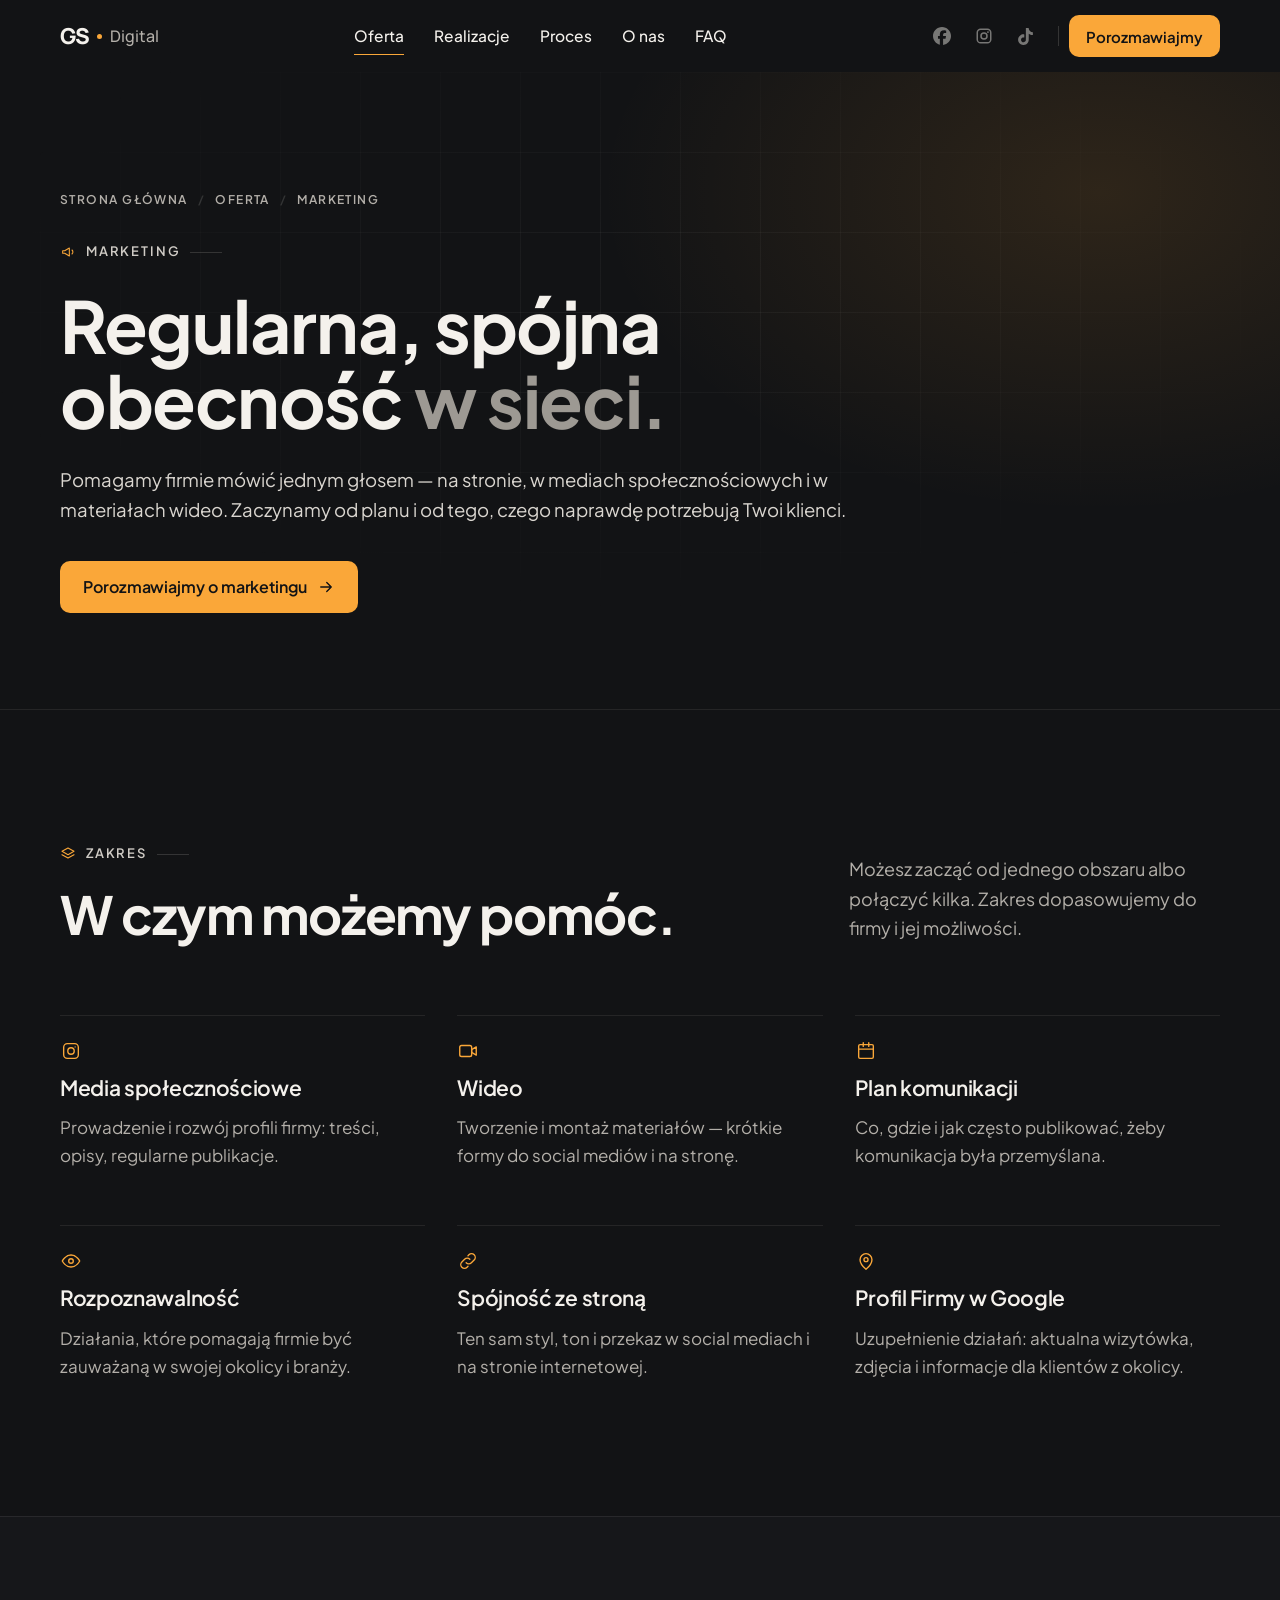
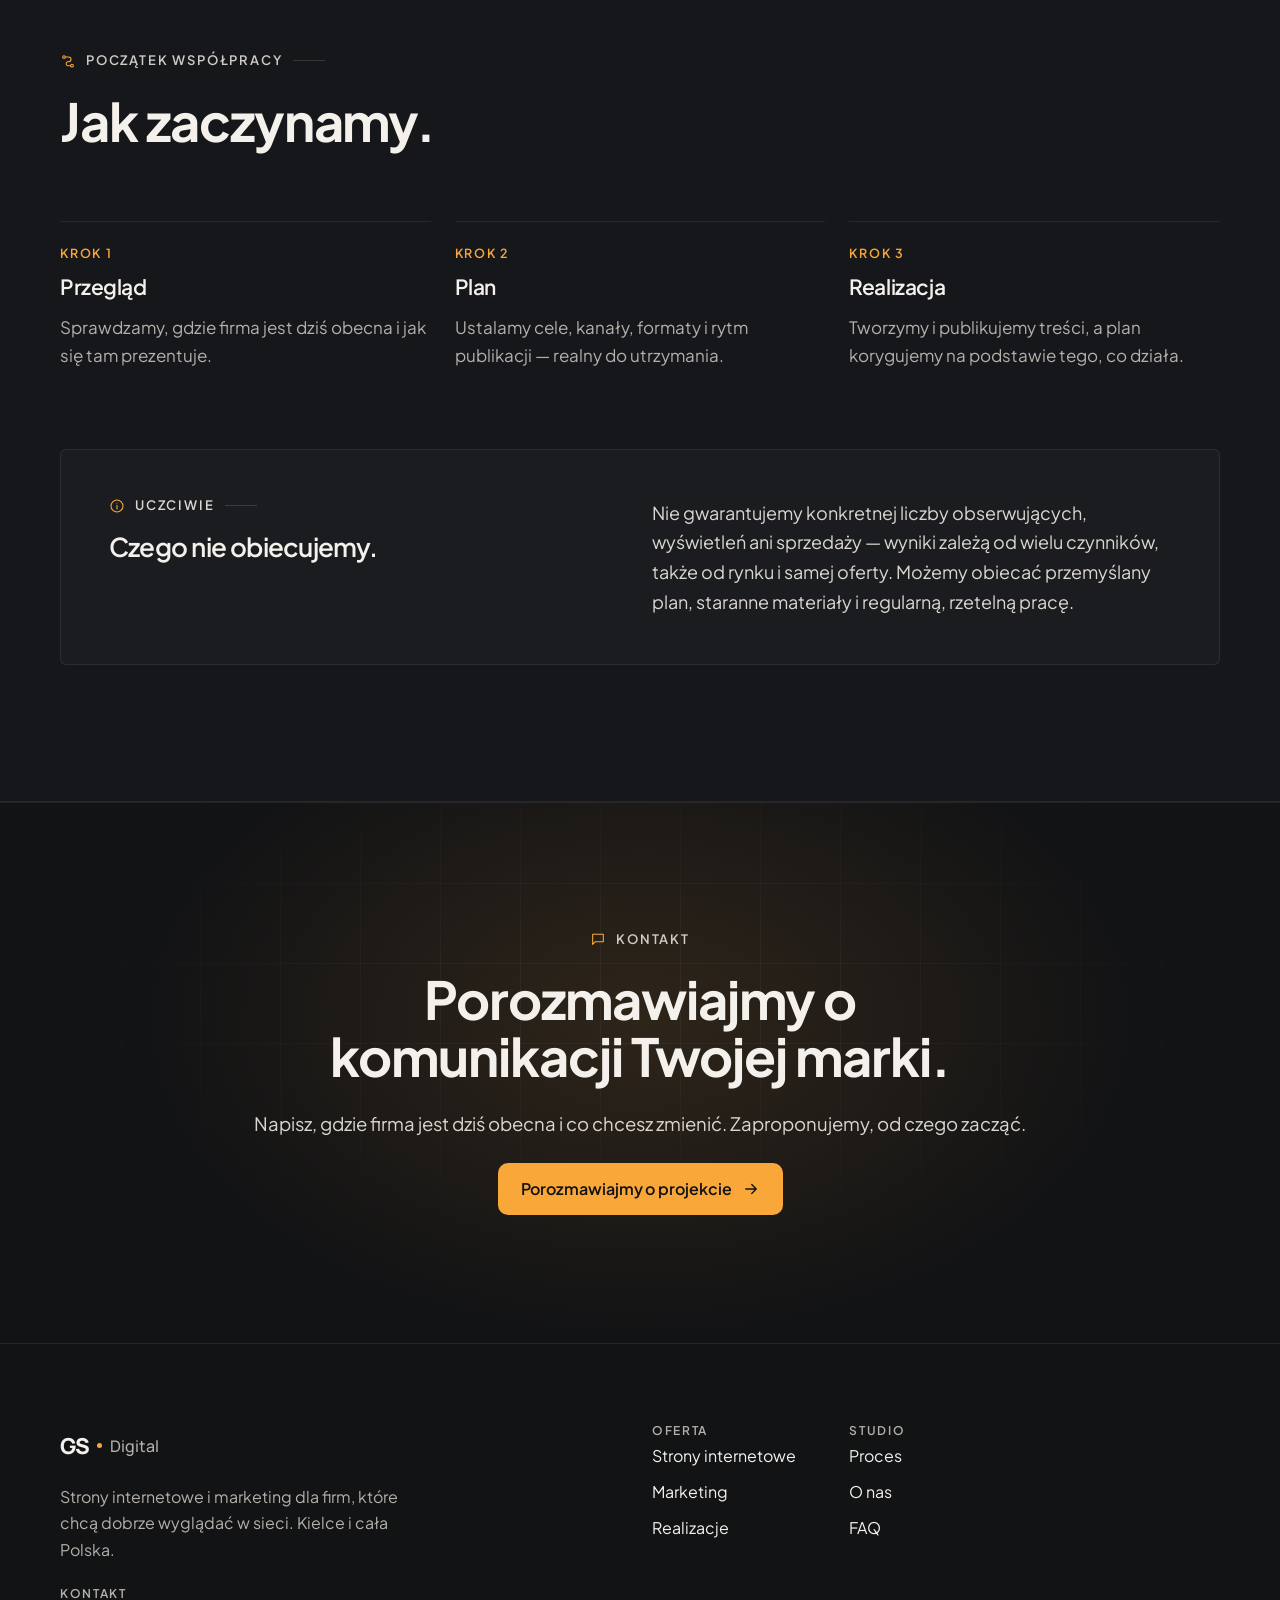
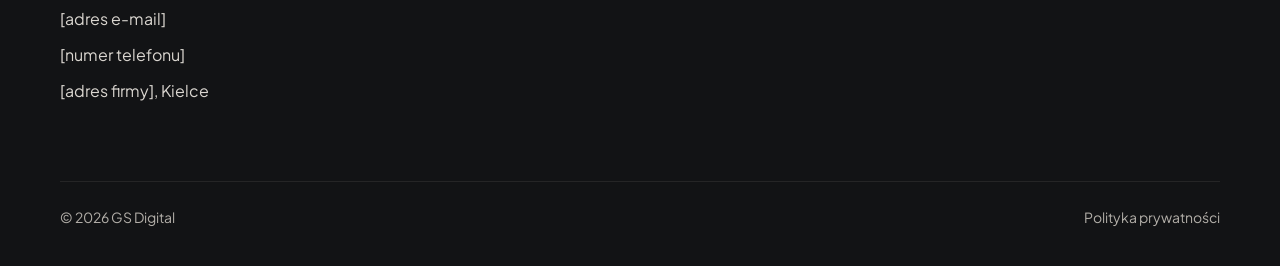
<file: gs-digital-strona_3/marketing.html>
<!doctype html>
<html lang="pl">
<head>
<meta charset="utf-8">
<meta name="viewport" content="width=device-width, initial-scale=1">
<title>Marketing i obecność w sieci — GS Digital</title>
<meta name="description" content="Marketing, social media i wideo dla firm — GS Digital.">
<meta name="theme-color" content="#121315">
<link rel="preconnect" href="https://fonts.googleapis.com">
<link rel="preconnect" href="https://fonts.gstatic.com" crossorigin="anonymous">
<link rel="stylesheet" href="https://fonts.googleapis.com/css2?family=IBM+Plex+Mono:wght@400;500&amp;family=Manrope:wght@500;800&amp;family=Plus+Jakarta+Sans:wght@400..800&amp;display=swap">
<link rel="stylesheet" href="styles.css">
<script src="script.js" defer></script>
</head>
<body>
<div class="pg" id="top">

<header class="hdr">
<div class="wrap hdr-in">
<a class="logo" href="index.html" aria-label="GS Digital — strona główna"><span class="logo-gs">GS</span><span class="logo-dot" aria-hidden="true"></span><span class="logo-d">Digital</span></a>
<nav class="nav" aria-label="Główna nawigacja">
<a href="index.html#oferta" aria-current="page">Oferta</a>
<a href="index.html#realizacje">Realizacje</a>
<a href="proces.html">Proces</a>
<a href="o-nas.html">O nas</a>
<a href="faq.html">FAQ</a>
</nav>
<div class="hdr-r">
<ul class="social" aria-label="GS Digital w mediach społecznościowych"><li><a class="soc" data-social="facebook" aria-label="Facebook GS Digital" aria-disabled="true" title="Facebook — profil wkrótce"><svg width="18" height="18" viewBox="0 0 24 24" fill="currentColor" aria-hidden="true" focusable="false"><path d="M9.101 23.691v-7.98H6.627v-3.667h2.474v-1.58c0-4.085 1.848-5.978 5.858-5.978.401 0 .955.042 1.468.103a8.68 8.68 0 0 1 1.141.195v3.325a8.623 8.623 0 0 0-.653-.036 26.805 26.805 0 0 0-.733-.009c-.707 0-1.259.096-1.675.309a1.686 1.686 0 0 0-.679.622c-.258.42-.374.995-.374 1.752v1.297h3.919l-.386 2.103-.287 1.564h-3.246v8.245C19.396 23.238 24 18.179 24 12.044c0-6.627-5.373-12-12-12s-12 5.373-12 12c0 5.628 3.874 10.35 9.101 11.647Z"></path></svg></a></li><li><a class="soc" data-social="instagram" aria-label="Instagram GS Digital" aria-disabled="true" title="Instagram — profil wkrótce"><svg width="18" height="18" viewBox="0 0 24 24" fill="currentColor" aria-hidden="true" focusable="false"><path fill-rule="evenodd" d="M7.5 2h9A5.5 5.5 0 0 1 22 7.5v9a5.5 5.5 0 0 1-5.5 5.5h-9A5.5 5.5 0 0 1 2 16.5v-9A5.5 5.5 0 0 1 7.5 2Zm0 2A3.5 3.5 0 0 0 4 7.5v9A3.5 3.5 0 0 0 7.5 20h9a3.5 3.5 0 0 0 3.5-3.5v-9A3.5 3.5 0 0 0 16.5 4h-9ZM12 7a5 5 0 1 1 0 10 5 5 0 0 1 0-10Zm0 2a3 3 0 1 0 0 6 3 3 0 0 0 0-6Zm5.25-3.5a1.25 1.25 0 1 1 0 2.5 1.25 1.25 0 0 1 0-2.5Z"></path></svg></a></li><li><a class="soc" data-social="tiktok" aria-label="TikTok GS Digital" aria-disabled="true" title="TikTok — profil wkrótce"><svg width="17" height="17" viewBox="0 0 24 24" fill="currentColor" aria-hidden="true" focusable="false"><path d="M12.525.02c1.31-.02 2.61-.01 3.91-.02.08 1.53.63 3.09 1.75 4.17 1.12 1.11 2.7 1.62 4.24 1.79v4.03c-1.44-.05-2.89-.35-4.2-.97-.57-.26-1.1-.59-1.62-.93-.01 2.92.01 5.84-.02 8.75-.08 1.4-.54 2.79-1.35 3.94-1.31 1.92-3.58 3.17-5.91 3.21-1.43.08-2.86-.31-4.08-1.03-2.02-1.19-3.44-3.37-3.65-5.71-.02-.5-.03-1-.01-1.49.18-1.9 1.12-3.72 2.58-4.96 1.66-1.44 3.98-2.13 6.15-1.72.02 1.48-.04 2.96-.04 4.44-.99-.32-2.15-.23-3.02.37-.63.41-1.11 1.04-1.36 1.75-.21.51-.15 1.07-.14 1.61.24 1.64 1.82 3.02 3.5 2.87 1.12-.01 2.19-.66 2.77-1.61.19-.33.4-.67.41-1.06.1-1.79.06-3.57.07-5.36.01-4.03-.01-8.05.02-12.07z"></path></svg></a></li></ul>
<a class="btn btn-ac btn-sm" href="index.html#kontakt">Porozmawiajmy</a>
<button class="burger" type="button" aria-label="Otwórz menu" aria-expanded="false" aria-controls="mmenu">
<svg class="ic-open" width="22" height="22" viewBox="0 0 24 24" fill="none" stroke="currentColor" stroke-width="1.6" stroke-linecap="round" aria-hidden="true"><path d="M4 9h16M4 15h16"></path></svg>
<svg class="ic-close" width="22" height="22" viewBox="0 0 24 24" fill="none" stroke="currentColor" stroke-width="1.6" stroke-linecap="round" aria-hidden="true" hidden><path d="M6 6l12 12M18 6L6 18"></path></svg>
</button>
</div>
</div>
<nav class="mmenu" id="mmenu" aria-label="Menu" hidden>
<a class="ml" href="index.html#oferta" aria-current="page">Oferta</a>
<a class="ml" href="index.html#realizacje">Realizacje</a>
<a class="ml" href="proces.html">Proces</a>
<a class="ml" href="o-nas.html">O nas</a>
<a class="ml" href="faq.html">FAQ</a>
<a class="btn btn-ac" href="index.html#kontakt">Porozmawiajmy o projekcie</a>
<ul class="social social-m" aria-label="GS Digital w mediach społecznościowych"><li><a class="soc" data-social="facebook" aria-label="Facebook GS Digital" aria-disabled="true" title="Facebook — profil wkrótce"><svg width="18" height="18" viewBox="0 0 24 24" fill="currentColor" aria-hidden="true" focusable="false"><path d="M9.101 23.691v-7.98H6.627v-3.667h2.474v-1.58c0-4.085 1.848-5.978 5.858-5.978.401 0 .955.042 1.468.103a8.68 8.68 0 0 1 1.141.195v3.325a8.623 8.623 0 0 0-.653-.036 26.805 26.805 0 0 0-.733-.009c-.707 0-1.259.096-1.675.309a1.686 1.686 0 0 0-.679.622c-.258.42-.374.995-.374 1.752v1.297h3.919l-.386 2.103-.287 1.564h-3.246v8.245C19.396 23.238 24 18.179 24 12.044c0-6.627-5.373-12-12-12s-12 5.373-12 12c0 5.628 3.874 10.35 9.101 11.647Z"></path></svg></a></li><li><a class="soc" data-social="instagram" aria-label="Instagram GS Digital" aria-disabled="true" title="Instagram — profil wkrótce"><svg width="18" height="18" viewBox="0 0 24 24" fill="currentColor" aria-hidden="true" focusable="false"><path fill-rule="evenodd" d="M7.5 2h9A5.5 5.5 0 0 1 22 7.5v9a5.5 5.5 0 0 1-5.5 5.5h-9A5.5 5.5 0 0 1 2 16.5v-9A5.5 5.5 0 0 1 7.5 2Zm0 2A3.5 3.5 0 0 0 4 7.5v9A3.5 3.5 0 0 0 7.5 20h9a3.5 3.5 0 0 0 3.5-3.5v-9A3.5 3.5 0 0 0 16.5 4h-9ZM12 7a5 5 0 1 1 0 10 5 5 0 0 1 0-10Zm0 2a3 3 0 1 0 0 6 3 3 0 0 0 0-6Zm5.25-3.5a1.25 1.25 0 1 1 0 2.5 1.25 1.25 0 0 1 0-2.5Z"></path></svg></a></li><li><a class="soc" data-social="tiktok" aria-label="TikTok GS Digital" aria-disabled="true" title="TikTok — profil wkrótce"><svg width="17" height="17" viewBox="0 0 24 24" fill="currentColor" aria-hidden="true" focusable="false"><path d="M12.525.02c1.31-.02 2.61-.01 3.91-.02.08 1.53.63 3.09 1.75 4.17 1.12 1.11 2.7 1.62 4.24 1.79v4.03c-1.44-.05-2.89-.35-4.2-.97-.57-.26-1.1-.59-1.62-.93-.01 2.92.01 5.84-.02 8.75-.08 1.4-.54 2.79-1.35 3.94-1.31 1.92-3.58 3.17-5.91 3.21-1.43.08-2.86-.31-4.08-1.03-2.02-1.19-3.44-3.37-3.65-5.71-.02-.5-.03-1-.01-1.49.18-1.9 1.12-3.72 2.58-4.96 1.66-1.44 3.98-2.13 6.15-1.72.02 1.48-.04 2.96-.04 4.44-.99-.32-2.15-.23-3.02.37-.63.41-1.11 1.04-1.36 1.75-.21.51-.15 1.07-.14 1.61.24 1.64 1.82 3.02 3.5 2.87 1.12-.01 2.19-.66 2.77-1.61.19-.33.4-.67.41-1.06.1-1.79.06-3.57.07-5.36.01-4.03-.01-8.05.02-12.07z"></path></svg></a></li></ul>
</nav>
</header>

<main>
<section class="phero" aria-labelledby="h-page">
<div class="tex-grid" aria-hidden="true"></div>
<div class="glow drift" aria-hidden="true" style="right: -320px; top: -200px"></div>
<div class="wrap">
<ol class="crumbs ha"><li><a href="index.html">Strona główna</a></li><li><a href="index.html#oferta">Oferta</a></li><li aria-current="page">Marketing</li></ol>
<p class="mark ha"><svg width="16" height="16" viewBox="0 0 24 24" fill="none" stroke="currentColor" stroke-width="1.6" stroke-linecap="round" stroke-linejoin="round" aria-hidden="true"><path d="M4 10v4h3l7 4V6L7 10z"></path><path d="M18 9a4 4 0 0 1 0 6"></path></svg>Marketing</p>
<h1 class="h1 ha d1" id="h-page" style="max-width: 15ch">Regularna, spójna obecność <span class="soft">w sieci.</span></h1>
<p class="lead ha d2">Pomagamy firmie mówić jednym głosem — na stronie, w mediach społecznościowych i w materiałach wideo. Zaczynamy od planu i od tego, czego naprawdę potrzebują Twoi klienci.</p>
<div class="ctas ha d3" style="justify-content: flex-start"><a class="btn btn-ac" href="index.html#kontakt">Porozmawiajmy o marketingu <svg class="arr" width="18" height="18" viewBox="0 0 24 24" fill="none" stroke="currentColor" stroke-width="1.8" stroke-linecap="round" stroke-linejoin="round" aria-hidden="true"><path d="M5 12h14M13 6l6 6-6 6"></path></svg></a></div>
</div>
</section>

<section class="sec" aria-labelledby="h-incl">
<div class="wrap">
<div class="sec-head">
<div class="t rv"><p class="mark"><svg width="16" height="16" viewBox="0 0 24 24" fill="none" stroke="currentColor" stroke-width="1.6" stroke-linecap="round" stroke-linejoin="round" aria-hidden="true"><path d="M12 3l9 5-9 5-9-5z"></path><path d="M3 13l9 5 9-5"></path></svg>Zakres</p><h2 class="h2" id="h-incl">W czym możemy pomóc.</h2></div>
<p class="d rv d1">Możesz zacząć od jednego obszaru albo połączyć kilka. Zakres dopasowujemy do firmy i jej możliwości.</p>
</div>
<div class="gridlist">
<div class="gl-i rv"><svg width="22" height="22" viewBox="0 0 24 24" fill="none" stroke="currentColor" stroke-width="1.5" stroke-linecap="round" stroke-linejoin="round" aria-hidden="true"><rect x="4" y="4" width="16" height="16" rx="4"></rect><circle cx="12" cy="12" r="3.5"></circle><path d="M16.5 7.5h.01"></path></svg><h3>Media społecznościowe</h3><p>Prowadzenie i rozwój profili firmy: treści, opisy, regularne publikacje.</p></div>
<div class="gl-i rv d1"><svg width="22" height="22" viewBox="0 0 24 24" fill="none" stroke="currentColor" stroke-width="1.5" stroke-linecap="round" stroke-linejoin="round" aria-hidden="true"><rect x="3" y="6" width="13" height="12" rx="2"></rect><path d="M16 10.5l5-3v9l-5-3z"></path></svg><h3>Wideo</h3><p>Tworzenie i montaż materiałów — krótkie formy do social mediów i na stronę.</p></div>
<div class="gl-i rv d2"><svg width="22" height="22" viewBox="0 0 24 24" fill="none" stroke="currentColor" stroke-width="1.5" stroke-linecap="round" stroke-linejoin="round" aria-hidden="true"><rect x="4" y="5" width="16" height="15" rx="1.5"></rect><path d="M4 10h16M9 3v4M15 3v4"></path></svg><h3>Plan komunikacji</h3><p>Co, gdzie i jak często publikować, żeby komunikacja była przemyślana.</p></div>
<div class="gl-i rv"><svg width="22" height="22" viewBox="0 0 24 24" fill="none" stroke="currentColor" stroke-width="1.5" stroke-linecap="round" stroke-linejoin="round" aria-hidden="true"><path d="M2.5 12S6 5.5 12 5.5 21.5 12 21.5 12 18 18.5 12 18.5 2.5 12 2.5 12z"></path><circle cx="12" cy="12" r="2.5"></circle></svg><h3>Rozpoznawalność</h3><p>Działania, które pomagają firmie być zauważaną w swojej okolicy i branży.</p></div>
<div class="gl-i rv d1"><svg width="22" height="22" viewBox="0 0 24 24" fill="none" stroke="currentColor" stroke-width="1.5" stroke-linecap="round" stroke-linejoin="round" aria-hidden="true"><path d="M10 14a4 4 0 0 0 5.7 0l3-3a4 4 0 0 0-5.7-5.7l-1 1"></path><path d="M14 10a4 4 0 0 0-5.7 0l-3 3a4 4 0 0 0 5.7 5.7l1-1"></path></svg><h3>Spójność ze stroną</h3><p>Ten sam styl, ton i przekaz w social mediach i na stronie internetowej.</p></div>
<div class="gl-i rv d2"><svg width="22" height="22" viewBox="0 0 24 24" fill="none" stroke="currentColor" stroke-width="1.5" stroke-linecap="round" stroke-linejoin="round" aria-hidden="true"><path d="M12 21s-6.5-5.6-6.5-10.5a6.5 6.5 0 0 1 13 0C18.5 15.4 12 21 12 21z"></path><circle cx="12" cy="10.5" r="2.2"></circle></svg><h3>Profil Firmy w Google</h3><p>Uzupełnienie działań: aktualna wizytówka, zdjęcia i informacje dla klientów z okolicy.</p></div>
</div>
</div>
</section>

<section class="sec sec-alt" aria-labelledby="h-start">
<div class="wrap">
<div class="sec-head">
<div class="t rv"><p class="mark"><svg width="16" height="16" viewBox="0 0 24 24" fill="none" stroke="currentColor" stroke-width="1.6" stroke-linecap="round" stroke-linejoin="round" aria-hidden="true"><circle cx="6" cy="6" r="2"></circle><circle cx="18" cy="19" r="2"></circle><path d="M8 6h5a3.5 3.5 0 0 1 0 7h-2a3.5 3.5 0 0 0 0 6h5"></path></svg>Początek współpracy</p><h2 class="h2" id="h-start">Jak zaczynamy.</h2></div>
</div>
<ol class="steps3">
<li class="rv"><span class="mono">Krok 1</span><h3 class="h4">Przegląd</h3><p>Sprawdzamy, gdzie firma jest dziś obecna i jak się tam prezentuje.</p></li>
<li class="rv d1"><span class="mono">Krok 2</span><h3 class="h4">Plan</h3><p>Ustalamy cele, kanały, formaty i rytm publikacji — realny do utrzymania.</p></li>
<li class="rv d2"><span class="mono">Krok 3</span><h3 class="h4">Realizacja</h3><p>Tworzymy i publikujemy treści, a plan korygujemy na podstawie tego, co działa.</p></li>
</ol>
<div class="honest rv" style="margin-top: 80px">
<div class="t"><p class="mark"><svg width="16" height="16" viewBox="0 0 24 24" fill="none" stroke="currentColor" stroke-width="1.6" stroke-linecap="round" stroke-linejoin="round" aria-hidden="true"><circle cx="12" cy="12" r="9"></circle><path d="M12 11v5.5M12 7.5v.01"></path></svg>Uczciwie</p><h3 class="h4" style="font-size: 26px; letter-spacing: -0.03em">Czego nie obiecujemy.</h3></div>
<p>Nie gwarantujemy konkretnej liczby obserwujących, wyświetleń ani sprzedaży — wyniki zależą od wielu czynników, także od rynku i samej oferty. Możemy obiecać przemyślany plan, staranne materiały i regularną, rzetelną pracę.</p>
</div>
</div>
</section>

<section class="cta-band" aria-labelledby="h-cta">
<div class="tex-grid" aria-hidden="true"></div>
<div class="glow" aria-hidden="true" style="left: 50%; top: 40%; margin-left: -500px; margin-top: -320px"></div>
<div class="wrap rv">
<p class="mark c"><svg width="16" height="16" viewBox="0 0 24 24" fill="none" stroke="currentColor" stroke-width="1.6" stroke-linecap="round" stroke-linejoin="round" aria-hidden="true"><path d="M4 5h16v11H8l-4 4z"></path></svg>Kontakt</p>
<h2 class="h2" id="h-cta" style="max-width: 18ch">Porozmawiajmy o komunikacji Twojej marki.</h2>
<p class="lead">Napisz, gdzie firma jest dziś obecna i co chcesz zmienić. Zaproponujemy, od czego zacząć.</p>
<a class="btn btn-ac" href="index.html#kontakt">Porozmawiajmy o projekcie <svg class="arr" width="18" height="18" viewBox="0 0 24 24" fill="none" stroke="currentColor" stroke-width="1.8" stroke-linecap="round" stroke-linejoin="round" aria-hidden="true"><path d="M5 12h14M13 6l6 6-6 6"></path></svg></a>
</div>
</section>
</main>

<footer class="ftr">
<div class="wrap">
<div class="f-grid">
<div class="f-brand">
<a class="logo" href="index.html" aria-label="GS Digital — strona główna"><span class="logo-gs">GS</span><span class="logo-dot" aria-hidden="true"></span><span class="logo-d">Digital</span></a>
<p>Strony internetowe i marketing dla firm, które chcą dobrze wyglądać w sieci. Kielce i cała Polska.</p>
</div>
<nav class="f-col" aria-label="Oferta">
<p class="f-h">Oferta</p>
<a class="f-l" href="strony.html">Strony internetowe</a>
<a class="f-l" href="marketing.html">Marketing</a>
<a class="f-l" href="index.html#realizacje">Realizacje</a>
</nav>
<nav class="f-col" aria-label="Studio">
<p class="f-h">Studio</p>
<a class="f-l" href="proces.html">Proces</a>
<a class="f-l" href="o-nas.html">O nas</a>
<a class="f-l" href="faq.html">FAQ</a>
</nav>
<div class="f-col w">
<p class="f-h">Kontakt</p>
<span class="f-t">[adres e-mail]</span>
<span class="f-t">[numer telefonu]</span>
<span class="f-t">[adres firmy], Kielce</span>
</div>
</div>
<div class="f-bot"><span>© 2026 GS Digital</span><a href="#polityka-prywatnosci">Polityka prywatności</a></div>
</div>
</footer>

</div>
</body>
</html>
</file>
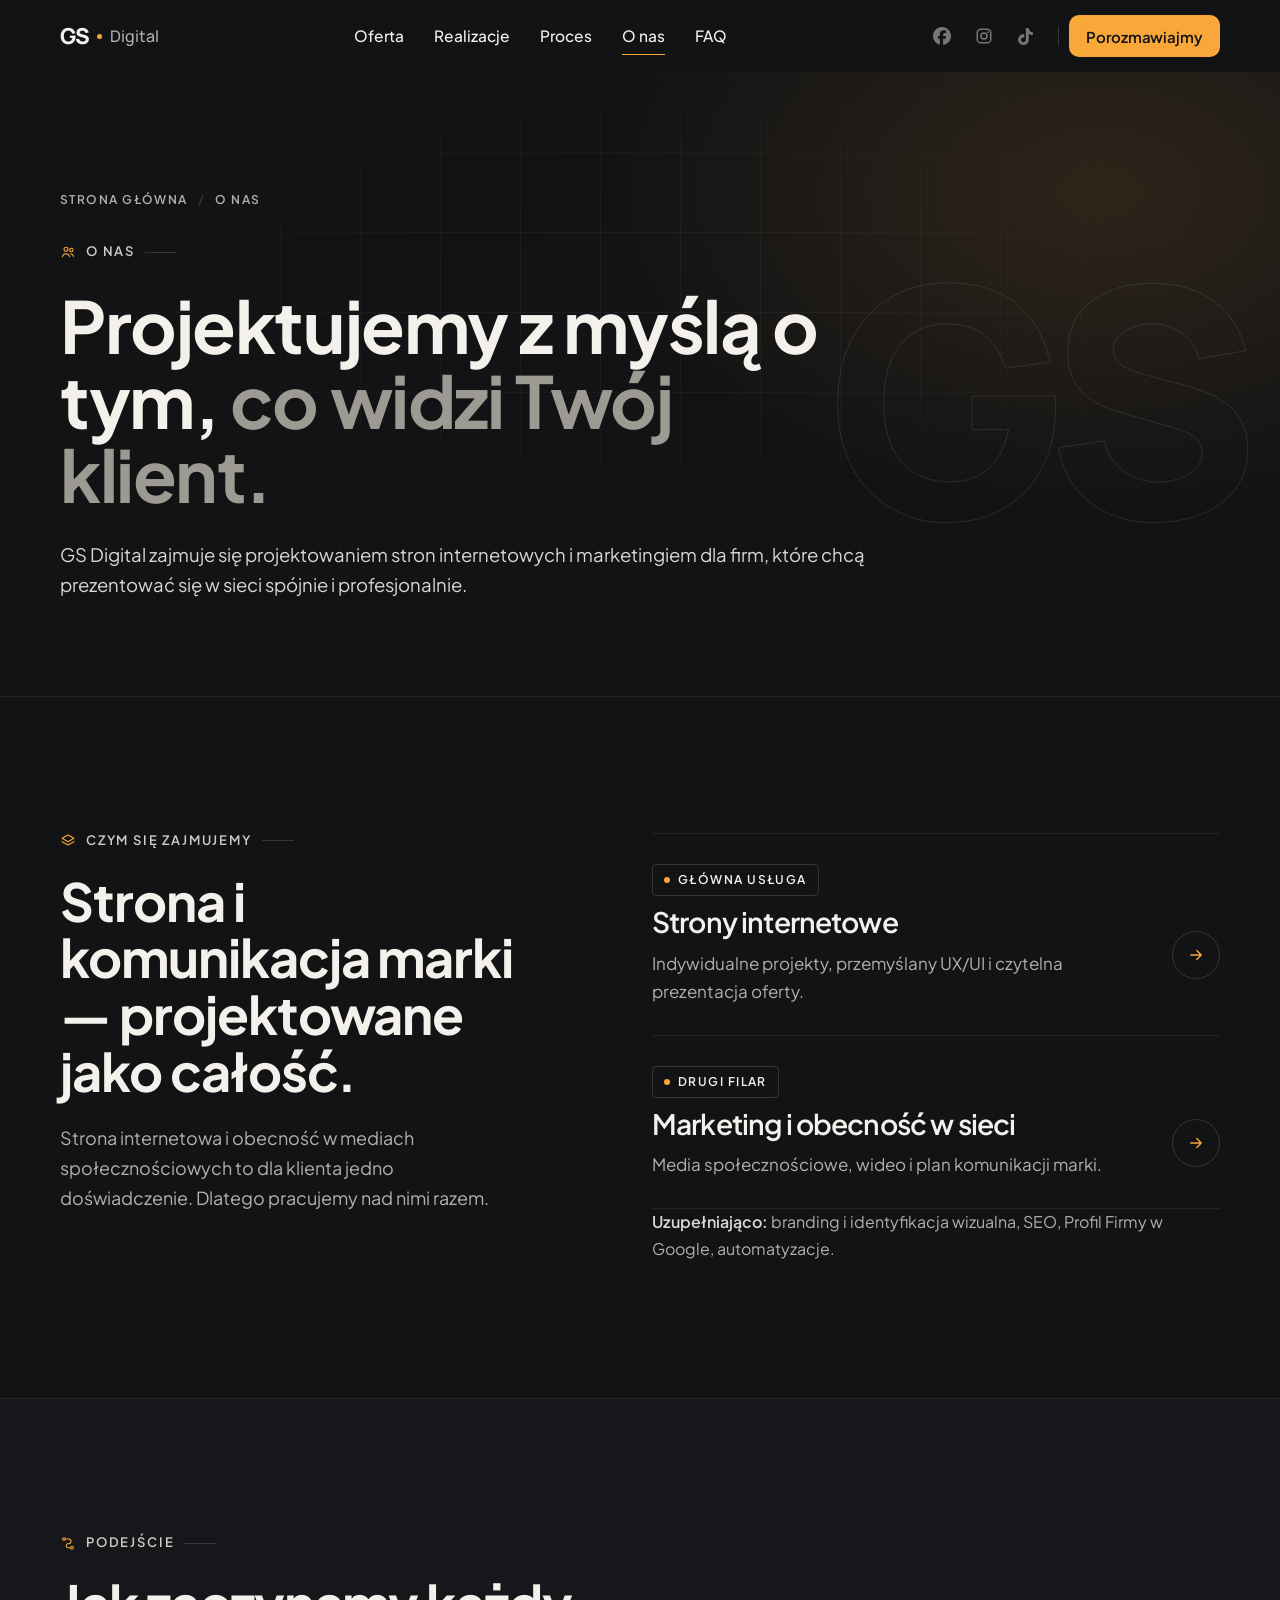
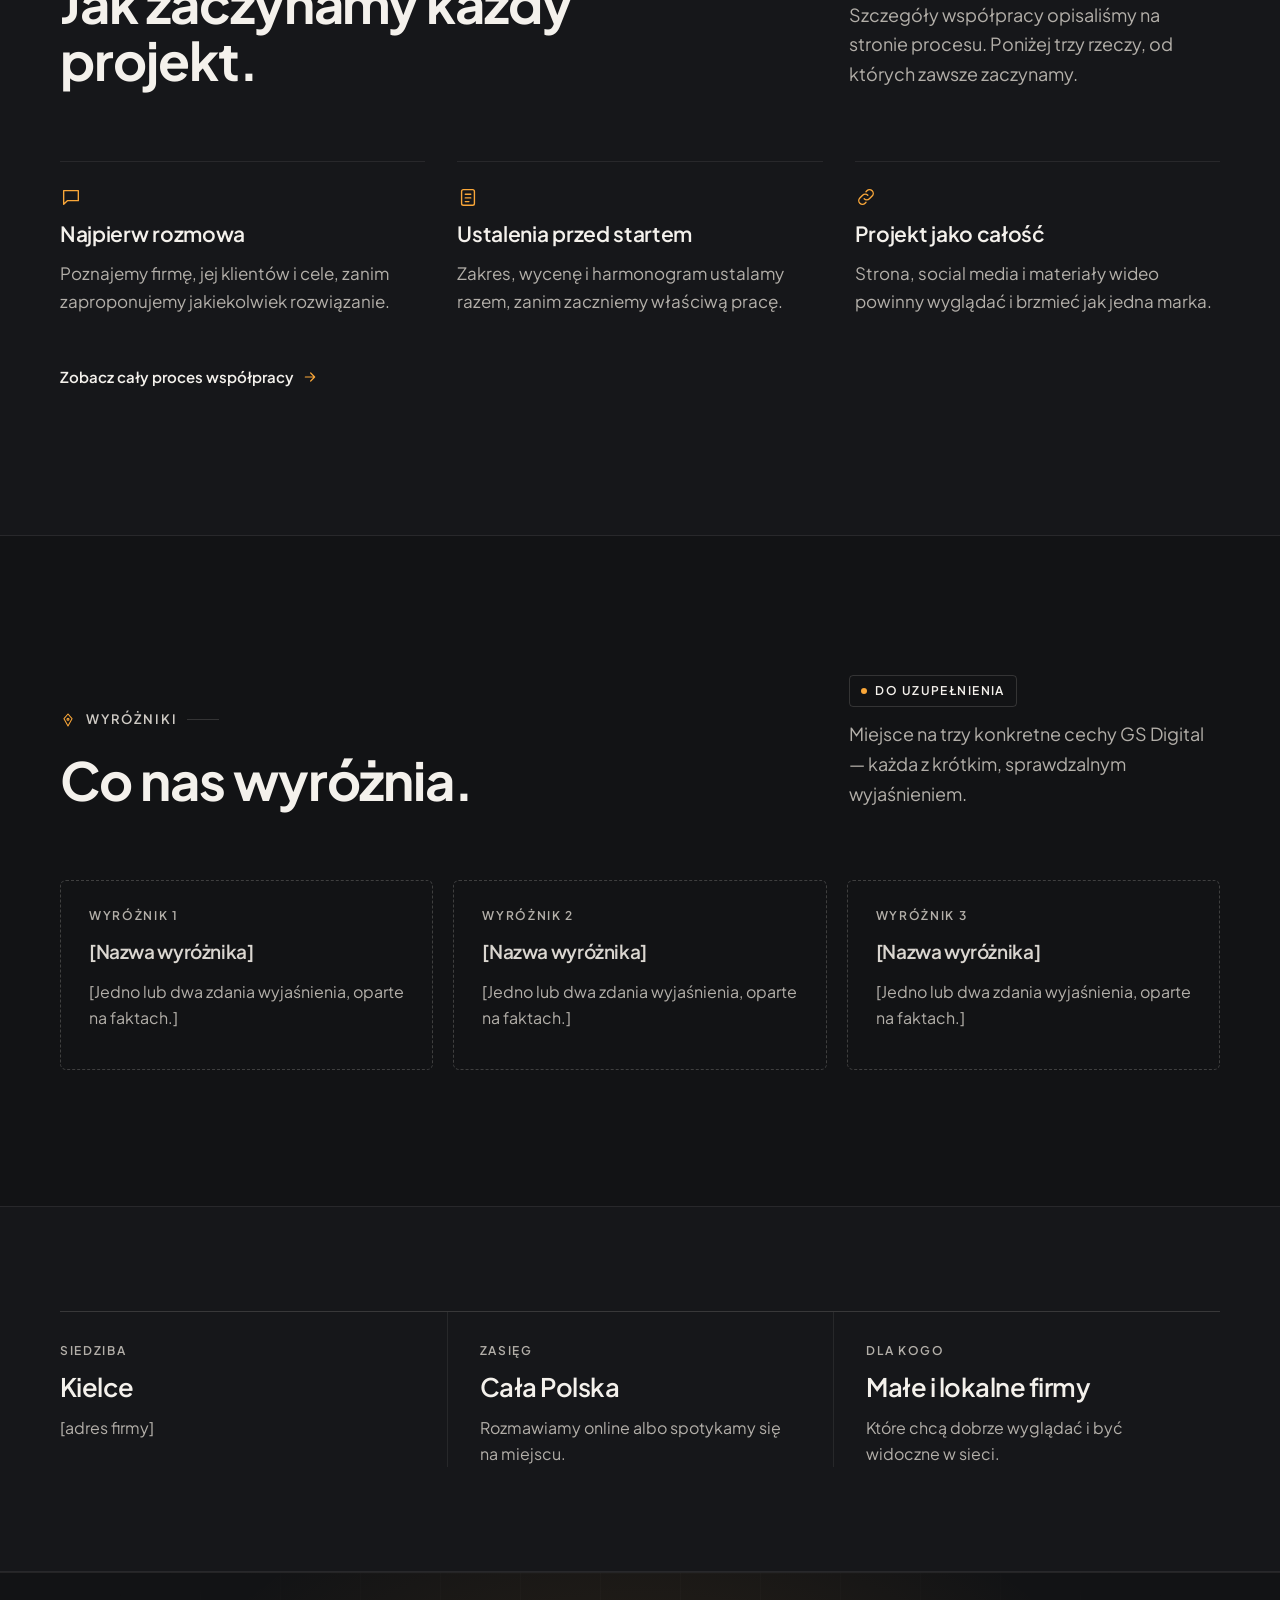
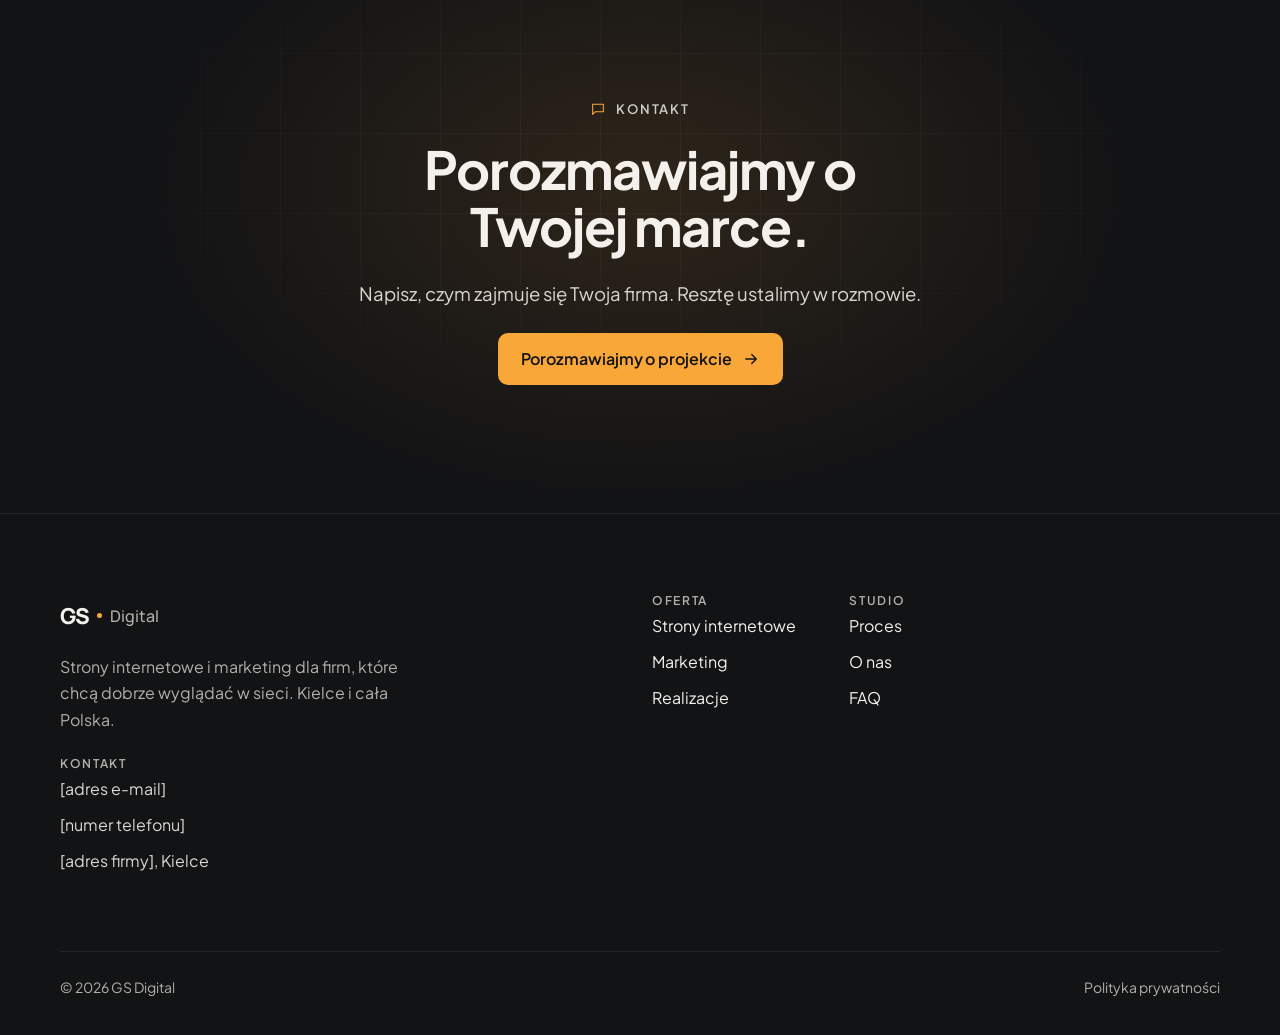
<file: gs-digital-strona_3/o-nas.html>
<!doctype html>
<html lang="pl">
<head>
<meta charset="utf-8">
<meta name="viewport" content="width=device-width, initial-scale=1">
<title>O nas — GS Digital</title>
<meta name="description" content="GS Digital — projektowanie stron internetowych i marketing dla firm.">
<meta name="theme-color" content="#121315">
<link rel="preconnect" href="https://fonts.googleapis.com">
<link rel="preconnect" href="https://fonts.gstatic.com" crossorigin="anonymous">
<link rel="stylesheet" href="https://fonts.googleapis.com/css2?family=IBM+Plex+Mono:wght@400;500&amp;family=Manrope:wght@500;800&amp;family=Plus+Jakarta+Sans:wght@400..800&amp;display=swap">
<link rel="stylesheet" href="styles.css">
<script src="script.js" defer></script>
</head>
<body>
<div class="pg" id="top">

<header class="hdr">
<div class="wrap hdr-in">
<a class="logo" href="index.html" aria-label="GS Digital — strona główna"><span class="logo-gs">GS</span><span class="logo-dot" aria-hidden="true"></span><span class="logo-d">Digital</span></a>
<nav class="nav" aria-label="Główna nawigacja">
<a href="index.html#oferta">Oferta</a>
<a href="index.html#realizacje">Realizacje</a>
<a href="proces.html">Proces</a>
<a href="o-nas.html" aria-current="page">O nas</a>
<a href="faq.html">FAQ</a>
</nav>
<div class="hdr-r">
<ul class="social" aria-label="GS Digital w mediach społecznościowych"><li><a class="soc" data-social="facebook" aria-label="Facebook GS Digital" aria-disabled="true" title="Facebook — profil wkrótce"><svg width="18" height="18" viewBox="0 0 24 24" fill="currentColor" aria-hidden="true" focusable="false"><path d="M9.101 23.691v-7.98H6.627v-3.667h2.474v-1.58c0-4.085 1.848-5.978 5.858-5.978.401 0 .955.042 1.468.103a8.68 8.68 0 0 1 1.141.195v3.325a8.623 8.623 0 0 0-.653-.036 26.805 26.805 0 0 0-.733-.009c-.707 0-1.259.096-1.675.309a1.686 1.686 0 0 0-.679.622c-.258.42-.374.995-.374 1.752v1.297h3.919l-.386 2.103-.287 1.564h-3.246v8.245C19.396 23.238 24 18.179 24 12.044c0-6.627-5.373-12-12-12s-12 5.373-12 12c0 5.628 3.874 10.35 9.101 11.647Z"></path></svg></a></li><li><a class="soc" data-social="instagram" aria-label="Instagram GS Digital" aria-disabled="true" title="Instagram — profil wkrótce"><svg width="18" height="18" viewBox="0 0 24 24" fill="currentColor" aria-hidden="true" focusable="false"><path fill-rule="evenodd" d="M7.5 2h9A5.5 5.5 0 0 1 22 7.5v9a5.5 5.5 0 0 1-5.5 5.5h-9A5.5 5.5 0 0 1 2 16.5v-9A5.5 5.5 0 0 1 7.5 2Zm0 2A3.5 3.5 0 0 0 4 7.5v9A3.5 3.5 0 0 0 7.5 20h9a3.5 3.5 0 0 0 3.5-3.5v-9A3.5 3.5 0 0 0 16.5 4h-9ZM12 7a5 5 0 1 1 0 10 5 5 0 0 1 0-10Zm0 2a3 3 0 1 0 0 6 3 3 0 0 0 0-6Zm5.25-3.5a1.25 1.25 0 1 1 0 2.5 1.25 1.25 0 0 1 0-2.5Z"></path></svg></a></li><li><a class="soc" data-social="tiktok" aria-label="TikTok GS Digital" aria-disabled="true" title="TikTok — profil wkrótce"><svg width="17" height="17" viewBox="0 0 24 24" fill="currentColor" aria-hidden="true" focusable="false"><path d="M12.525.02c1.31-.02 2.61-.01 3.91-.02.08 1.53.63 3.09 1.75 4.17 1.12 1.11 2.7 1.62 4.24 1.79v4.03c-1.44-.05-2.89-.35-4.2-.97-.57-.26-1.1-.59-1.62-.93-.01 2.92.01 5.84-.02 8.75-.08 1.4-.54 2.79-1.35 3.94-1.31 1.92-3.58 3.17-5.91 3.21-1.43.08-2.86-.31-4.08-1.03-2.02-1.19-3.44-3.37-3.65-5.71-.02-.5-.03-1-.01-1.49.18-1.9 1.12-3.72 2.58-4.96 1.66-1.44 3.98-2.13 6.15-1.72.02 1.48-.04 2.96-.04 4.44-.99-.32-2.15-.23-3.02.37-.63.41-1.11 1.04-1.36 1.75-.21.51-.15 1.07-.14 1.61.24 1.64 1.82 3.02 3.5 2.87 1.12-.01 2.19-.66 2.77-1.61.19-.33.4-.67.41-1.06.1-1.79.06-3.57.07-5.36.01-4.03-.01-8.05.02-12.07z"></path></svg></a></li></ul>
<a class="btn btn-ac btn-sm" href="index.html#kontakt">Porozmawiajmy</a>
<button class="burger" type="button" aria-label="Otwórz menu" aria-expanded="false" aria-controls="mmenu">
<svg class="ic-open" width="22" height="22" viewBox="0 0 24 24" fill="none" stroke="currentColor" stroke-width="1.6" stroke-linecap="round" aria-hidden="true"><path d="M4 9h16M4 15h16"></path></svg>
<svg class="ic-close" width="22" height="22" viewBox="0 0 24 24" fill="none" stroke="currentColor" stroke-width="1.6" stroke-linecap="round" aria-hidden="true" hidden><path d="M6 6l12 12M18 6L6 18"></path></svg>
</button>
</div>
</div>
<nav class="mmenu" id="mmenu" aria-label="Menu" hidden>
<a class="ml" href="index.html#oferta">Oferta</a>
<a class="ml" href="index.html#realizacje">Realizacje</a>
<a class="ml" href="proces.html">Proces</a>
<a class="ml" href="o-nas.html" aria-current="page">O nas</a>
<a class="ml" href="faq.html">FAQ</a>
<a class="btn btn-ac" href="index.html#kontakt">Porozmawiajmy o projekcie</a>
<ul class="social social-m" aria-label="GS Digital w mediach społecznościowych"><li><a class="soc" data-social="facebook" aria-label="Facebook GS Digital" aria-disabled="true" title="Facebook — profil wkrótce"><svg width="18" height="18" viewBox="0 0 24 24" fill="currentColor" aria-hidden="true" focusable="false"><path d="M9.101 23.691v-7.98H6.627v-3.667h2.474v-1.58c0-4.085 1.848-5.978 5.858-5.978.401 0 .955.042 1.468.103a8.68 8.68 0 0 1 1.141.195v3.325a8.623 8.623 0 0 0-.653-.036 26.805 26.805 0 0 0-.733-.009c-.707 0-1.259.096-1.675.309a1.686 1.686 0 0 0-.679.622c-.258.42-.374.995-.374 1.752v1.297h3.919l-.386 2.103-.287 1.564h-3.246v8.245C19.396 23.238 24 18.179 24 12.044c0-6.627-5.373-12-12-12s-12 5.373-12 12c0 5.628 3.874 10.35 9.101 11.647Z"></path></svg></a></li><li><a class="soc" data-social="instagram" aria-label="Instagram GS Digital" aria-disabled="true" title="Instagram — profil wkrótce"><svg width="18" height="18" viewBox="0 0 24 24" fill="currentColor" aria-hidden="true" focusable="false"><path fill-rule="evenodd" d="M7.5 2h9A5.5 5.5 0 0 1 22 7.5v9a5.5 5.5 0 0 1-5.5 5.5h-9A5.5 5.5 0 0 1 2 16.5v-9A5.5 5.5 0 0 1 7.5 2Zm0 2A3.5 3.5 0 0 0 4 7.5v9A3.5 3.5 0 0 0 7.5 20h9a3.5 3.5 0 0 0 3.5-3.5v-9A3.5 3.5 0 0 0 16.5 4h-9ZM12 7a5 5 0 1 1 0 10 5 5 0 0 1 0-10Zm0 2a3 3 0 1 0 0 6 3 3 0 0 0 0-6Zm5.25-3.5a1.25 1.25 0 1 1 0 2.5 1.25 1.25 0 0 1 0-2.5Z"></path></svg></a></li><li><a class="soc" data-social="tiktok" aria-label="TikTok GS Digital" aria-disabled="true" title="TikTok — profil wkrótce"><svg width="17" height="17" viewBox="0 0 24 24" fill="currentColor" aria-hidden="true" focusable="false"><path d="M12.525.02c1.31-.02 2.61-.01 3.91-.02.08 1.53.63 3.09 1.75 4.17 1.12 1.11 2.7 1.62 4.24 1.79v4.03c-1.44-.05-2.89-.35-4.2-.97-.57-.26-1.1-.59-1.62-.93-.01 2.92.01 5.84-.02 8.75-.08 1.4-.54 2.79-1.35 3.94-1.31 1.92-3.58 3.17-5.91 3.21-1.43.08-2.86-.31-4.08-1.03-2.02-1.19-3.44-3.37-3.65-5.71-.02-.5-.03-1-.01-1.49.18-1.9 1.12-3.72 2.58-4.96 1.66-1.44 3.98-2.13 6.15-1.72.02 1.48-.04 2.96-.04 4.44-.99-.32-2.15-.23-3.02.37-.63.41-1.11 1.04-1.36 1.75-.21.51-.15 1.07-.14 1.61.24 1.64 1.82 3.02 3.5 2.87 1.12-.01 2.19-.66 2.77-1.61.19-.33.4-.67.41-1.06.1-1.79.06-3.57.07-5.36.01-4.03-.01-8.05.02-12.07z"></path></svg></a></li></ul>
</nav>
</header>

<main>
<section class="phero" aria-labelledby="h-page">
<div class="tex-grid" aria-hidden="true"></div>
<div class="glow drift" aria-hidden="true" style="right: -320px; top: -200px"></div>
<span class="ghost" aria-hidden="true">GS</span>
<div class="wrap">
<ol class="crumbs ha"><li><a href="index.html">Strona główna</a></li><li aria-current="page">O nas</li></ol>
<p class="mark ha"><svg width="16" height="16" viewBox="0 0 24 24" fill="none" stroke="currentColor" stroke-width="1.6" stroke-linecap="round" stroke-linejoin="round" aria-hidden="true"><circle cx="9" cy="8" r="3"></circle><path d="M3.5 19c1-3 3-4.5 5.5-4.5s4.5 1.5 5.5 4.5"></path><circle cx="17" cy="9" r="2.5"></circle><path d="M16 14.5c2 .2 3.6 1.6 4.5 4"></path></svg>O nas</p>
<h1 class="h1 ha d1" id="h-page" style="max-width: 15ch">Projektujemy z myślą o tym, <span class="soft">co widzi Twój klient.</span></h1>
<p class="lead ha d2">GS Digital zajmuje się projektowaniem stron internetowych i marketingiem dla firm, które chcą prezentować się w sieci spójnie i profesjonalnie.</p>
</div>
</section>

<!-- Czym się zajmujemy -->
<section class="sec" aria-labelledby="h-what">
<div class="wrap ab-split">
<div class="ab-st rv">
<p class="mark"><svg width="16" height="16" viewBox="0 0 24 24" fill="none" stroke="currentColor" stroke-width="1.6" stroke-linecap="round" stroke-linejoin="round" aria-hidden="true"><path d="M12 3l9 5-9 5-9-5z"></path><path d="M3 13l9 5 9-5"></path></svg>Czym się zajmujemy</p>
<h2 class="h2" id="h-what">Strona i komunikacja marki — projektowane jako całość.</h2>
<p class="body">Strona internetowa i obecność w mediach społecznościowych to dla klienta jedno doświadczenie. Dlatego pracujemy nad nimi razem.</p>
</div>
<div class="ab-pillars rv d1">
<a class="ab-p" href="strony.html">
<span class="tag"><i></i>Główna usługa</span>
<h3>Strony internetowe</h3>
<p>Indywidualne projekty, przemyślany UX/UI i czytelna prezentacja oferty.</p>
<span class="go" aria-hidden="true"><svg width="18" height="18" viewBox="0 0 24 24" fill="none" stroke="currentColor" stroke-width="1.8" stroke-linecap="round" stroke-linejoin="round"><path d="M5 12h14M13 6l6 6-6 6"></path></svg></span>
</a>
<a class="ab-p" href="marketing.html">
<span class="tag"><i></i>Drugi filar</span>
<h3>Marketing i obecność w sieci</h3>
<p>Media społecznościowe, wideo i plan komunikacji marki.</p>
<span class="go" aria-hidden="true"><svg width="18" height="18" viewBox="0 0 24 24" fill="none" stroke="currentColor" stroke-width="1.8" stroke-linecap="round" stroke-linejoin="round"><path d="M5 12h14M13 6l6 6-6 6"></path></svg></span>
</a>
<p class="ab-more"><b>Uzupełniająco:</b> branding i identyfikacja wizualna, SEO, Profil Firmy w Google, automatyzacje.</p>
</div>
</div>
</section>

<!-- Podejście -->
<section class="sec sec-alt" aria-labelledby="h-how">
<div class="wrap">
<div class="sec-head">
<div class="t rv"><p class="mark"><svg width="16" height="16" viewBox="0 0 24 24" fill="none" stroke="currentColor" stroke-width="1.6" stroke-linecap="round" stroke-linejoin="round" aria-hidden="true"><circle cx="6" cy="6" r="2"></circle><circle cx="18" cy="19" r="2"></circle><path d="M8 6h5a3.5 3.5 0 0 1 0 7h-2a3.5 3.5 0 0 0 0 6h5"></path></svg>Podejście</p><h2 class="h2" id="h-how">Jak zaczynamy każdy projekt.</h2></div>
<p class="d rv d1">Szczegóły współpracy opisaliśmy na stronie procesu. Poniżej trzy rzeczy, od których zawsze zaczynamy.</p>
</div>
<div class="gridlist">
<div class="gl-i rv"><svg width="22" height="22" viewBox="0 0 24 24" fill="none" stroke="currentColor" stroke-width="1.5" stroke-linecap="round" stroke-linejoin="round" aria-hidden="true"><path d="M4 5h16v11H8l-4 4z"></path></svg><h3>Najpierw rozmowa</h3><p>Poznajemy firmę, jej klientów i cele, zanim zaproponujemy jakiekolwiek rozwiązanie.</p></div>
<div class="gl-i rv d1"><svg width="22" height="22" viewBox="0 0 24 24" fill="none" stroke="currentColor" stroke-width="1.5" stroke-linecap="round" stroke-linejoin="round" aria-hidden="true"><rect x="5" y="4" width="14" height="17" rx="2"></rect><path d="M9 9h6M9 13h6M9 17h4"></path></svg><h3>Ustalenia przed startem</h3><p>Zakres, wycenę i harmonogram ustalamy razem, zanim zaczniemy właściwą pracę.</p></div>
<div class="gl-i rv d2"><svg width="22" height="22" viewBox="0 0 24 24" fill="none" stroke="currentColor" stroke-width="1.5" stroke-linecap="round" stroke-linejoin="round" aria-hidden="true"><path d="M10 14a4 4 0 0 0 5.7 0l3-3a4 4 0 0 0-5.7-5.7l-1 1"></path><path d="M14 10a4 4 0 0 0-5.7 0l-3 3a4 4 0 0 0 5.7 5.7l1-1"></path></svg><h3>Projekt jako całość</h3><p>Strona, social media i materiały wideo powinny wyglądać i brzmieć jak jedna marka.</p></div>
</div>
<a class="link rv" href="proces.html" style="margin-top: 40px">Zobacz cały proces współpracy <svg class="arr" width="16" height="16" viewBox="0 0 24 24" fill="none" stroke="currentColor" stroke-width="1.8" stroke-linecap="round" stroke-linejoin="round" aria-hidden="true"><path d="M5 12h14M13 6l6 6-6 6"></path></svg></a>
</div>
</section>

<!-- Wyróżniki: miejsce do uzupełnienia -->
<section class="sec" aria-labelledby="h-diff">
<div class="wrap">
<div class="sec-head">
<div class="t rv"><p class="mark"><svg width="16" height="16" viewBox="0 0 24 24" fill="none" stroke="currentColor" stroke-width="1.6" stroke-linecap="round" stroke-linejoin="round" aria-hidden="true"><path d="M12 3l6 7-6 11-6-11z"></path><circle cx="12" cy="11" r="1.5"></circle></svg>Wyróżniki</p><h2 class="h2" id="h-diff">Co nas wyróżnia.</h2></div>
<p class="d rv d1"><span class="tag" style="margin-bottom: 12px"><i></i>Do uzupełnienia</span><br>Miejsce na trzy konkretne cechy GS Digital — każda z krótkim, sprawdzalnym wyjaśnieniem.</p>
</div>
<div class="slots">
<div class="slot rv"><span class="lab">Wyróżnik 1</span><h3>[Nazwa wyróżnika]</h3><p>[Jedno lub dwa zdania wyjaśnienia, oparte na faktach.]</p></div>
<div class="slot rv d1"><span class="lab">Wyróżnik 2</span><h3>[Nazwa wyróżnika]</h3><p>[Jedno lub dwa zdania wyjaśnienia, oparte na faktach.]</p></div>
<div class="slot rv d2"><span class="lab">Wyróżnik 3</span><h3>[Nazwa wyróżnika]</h3><p>[Jedno lub dwa zdania wyjaśnienia, oparte na faktach.]</p></div>
</div>
</div>
</section>

<!-- Gdzie i dla kogo -->
<section class="sec-sm sec-alt" aria-labelledby="h-where">
<div class="wrap">
<h2 class="sr-only" id="h-where" style="position: absolute; width: 1px; height: 1px; overflow: hidden; clip: rect(0 0 0 0); white-space: nowrap">Gdzie i dla kogo pracujemy</h2>
<div class="facts rv">
<div class="fact"><span class="lab">Siedziba</span><p class="fact-v">Kielce</p><p>[adres firmy]</p></div>
<div class="fact"><span class="lab">Zasięg</span><p class="fact-v">Cała Polska</p><p>Rozmawiamy online albo spotykamy się na miejscu.</p></div>
<div class="fact"><span class="lab">Dla kogo</span><p class="fact-v">Małe i lokalne firmy</p><p>Które chcą dobrze wyglądać i być widoczne w sieci.</p></div>
</div>
</div>
</section>

<section class="cta-band" aria-labelledby="h-cta">
<div class="tex-grid" aria-hidden="true"></div>
<div class="glow" aria-hidden="true" style="left: 50%; top: 40%; margin-left: -500px; margin-top: -320px"></div>
<div class="wrap rv">
<p class="mark c"><svg width="16" height="16" viewBox="0 0 24 24" fill="none" stroke="currentColor" stroke-width="1.6" stroke-linecap="round" stroke-linejoin="round" aria-hidden="true"><path d="M4 5h16v11H8l-4 4z"></path></svg>Kontakt</p>
<h2 class="h2" id="h-cta" style="max-width: 16ch">Porozmawiajmy o Twojej marce.</h2>
<p class="lead">Napisz, czym zajmuje się Twoja firma. Resztę ustalimy w rozmowie.</p>
<a class="btn btn-ac" href="index.html#kontakt">Porozmawiajmy o projekcie <svg class="arr" width="18" height="18" viewBox="0 0 24 24" fill="none" stroke="currentColor" stroke-width="1.8" stroke-linecap="round" stroke-linejoin="round" aria-hidden="true"><path d="M5 12h14M13 6l6 6-6 6"></path></svg></a>
</div>
</section>
</main>

<footer class="ftr">
<div class="wrap">
<div class="f-grid">
<div class="f-brand">
<a class="logo" href="index.html" aria-label="GS Digital — strona główna"><span class="logo-gs">GS</span><span class="logo-dot" aria-hidden="true"></span><span class="logo-d">Digital</span></a>
<p>Strony internetowe i marketing dla firm, które chcą dobrze wyglądać w sieci. Kielce i cała Polska.</p>
</div>
<nav class="f-col" aria-label="Oferta">
<p class="f-h">Oferta</p>
<a class="f-l" href="strony.html">Strony internetowe</a>
<a class="f-l" href="marketing.html">Marketing</a>
<a class="f-l" href="index.html#realizacje">Realizacje</a>
</nav>
<nav class="f-col" aria-label="Studio">
<p class="f-h">Studio</p>
<a class="f-l" href="proces.html">Proces</a>
<a class="f-l" href="o-nas.html">O nas</a>
<a class="f-l" href="faq.html">FAQ</a>
</nav>
<div class="f-col w">
<p class="f-h">Kontakt</p>
<span class="f-t">[adres e-mail]</span>
<span class="f-t">[numer telefonu]</span>
<span class="f-t">[adres firmy], Kielce</span>
</div>
</div>
<div class="f-bot"><span>© 2026 GS Digital</span><a href="#polityka-prywatnosci">Polityka prywatności</a></div>
</div>
</footer>

</div>
</body>
</html>
</file>
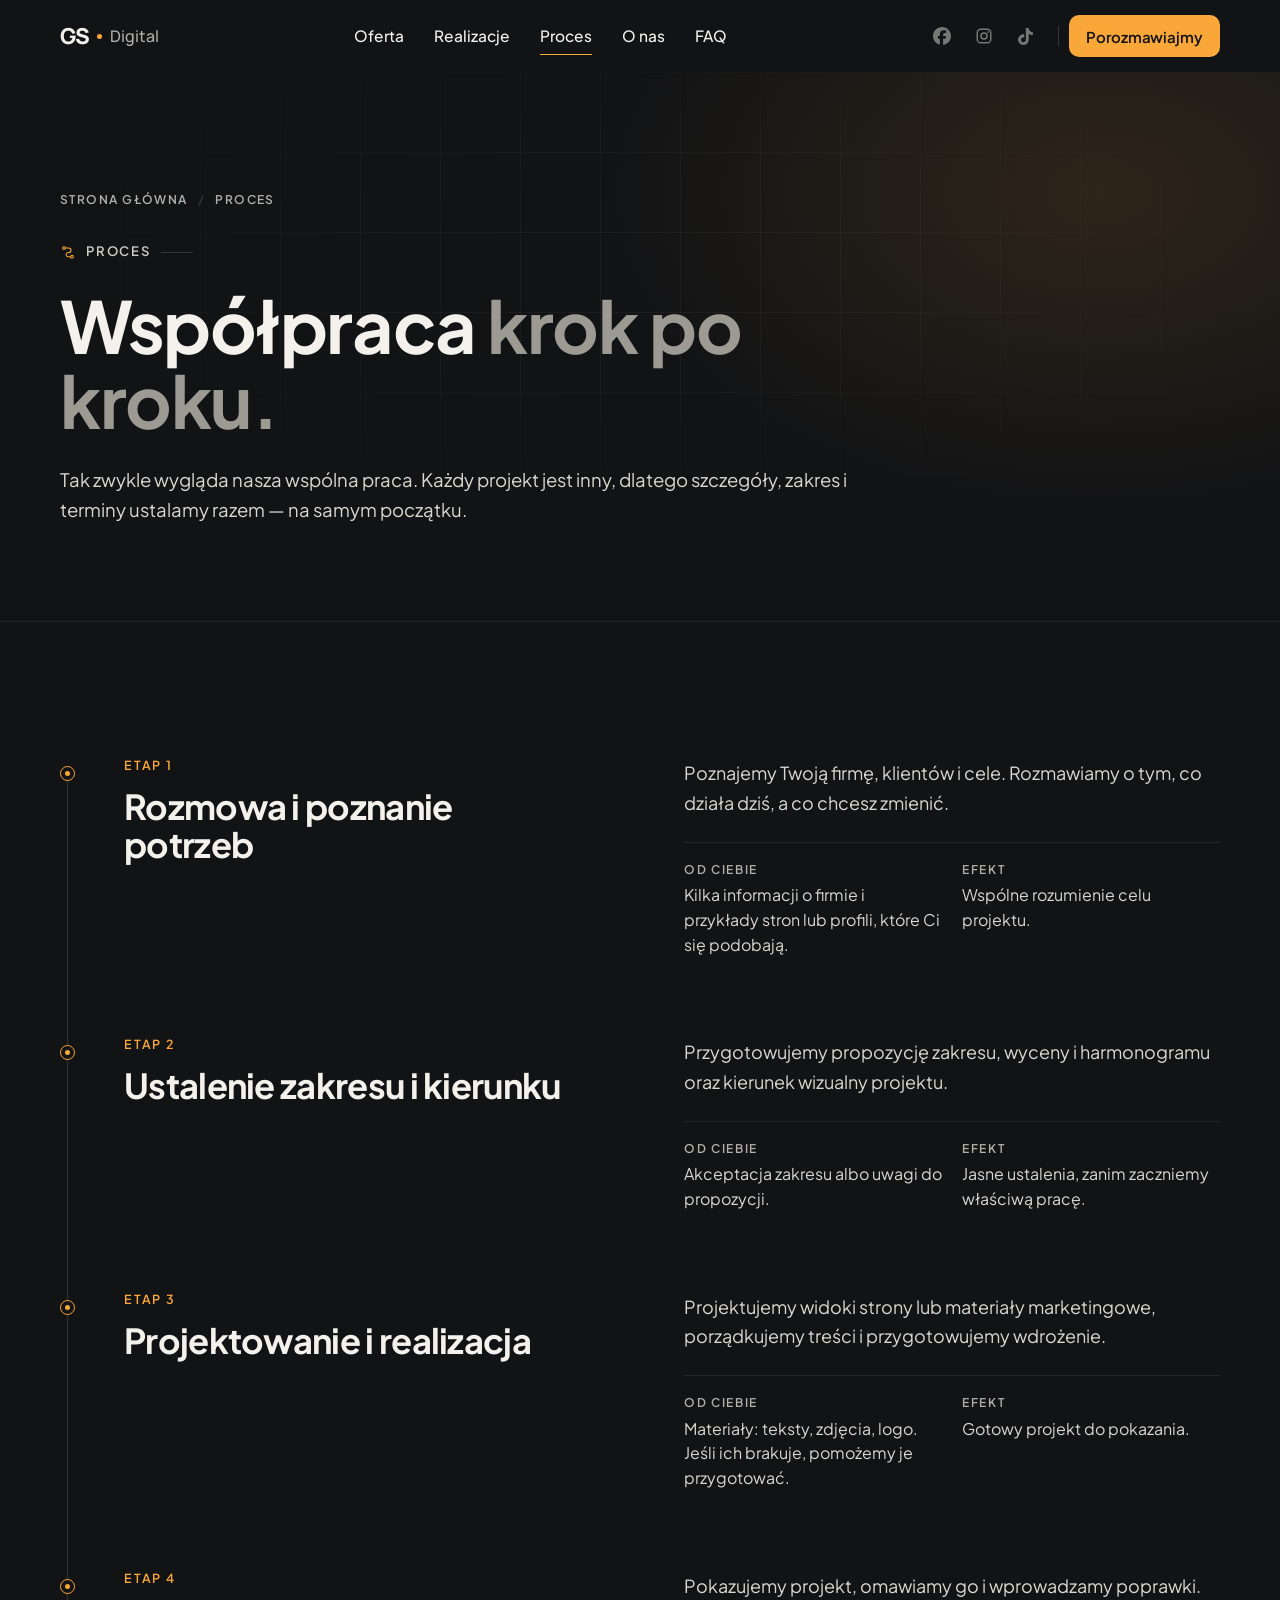
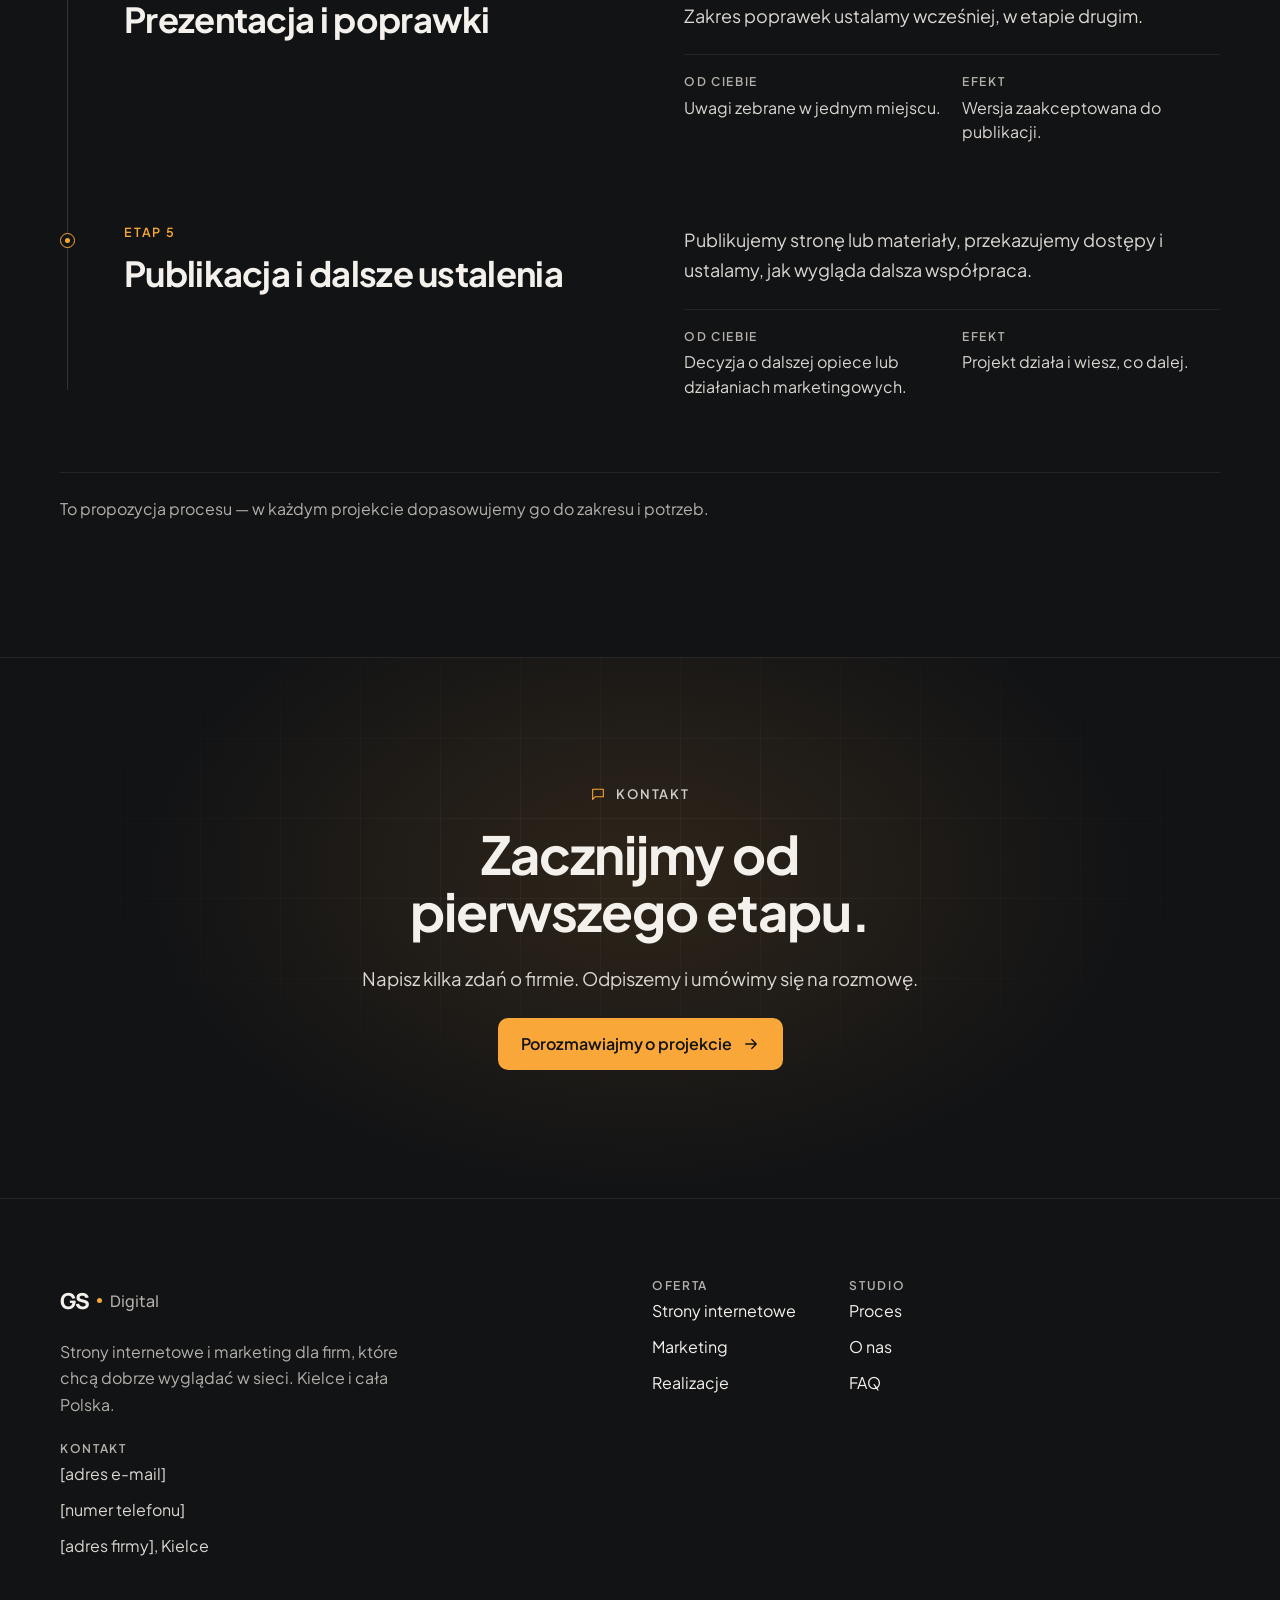
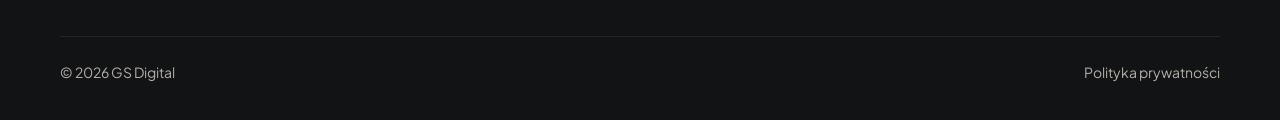
<file: gs-digital-strona_3/proces.html>
<!doctype html>
<html lang="pl">
<head>
<meta charset="utf-8">
<meta name="viewport" content="width=device-width, initial-scale=1">
<title>Proces współpracy — GS Digital</title>
<meta name="description" content="Jak wygląda współpraca z GS Digital — proces krok po kroku.">
<meta name="theme-color" content="#121315">
<link rel="preconnect" href="https://fonts.googleapis.com">
<link rel="preconnect" href="https://fonts.gstatic.com" crossorigin="anonymous">
<link rel="stylesheet" href="https://fonts.googleapis.com/css2?family=IBM+Plex+Mono:wght@400;500&amp;family=Manrope:wght@500;800&amp;family=Plus+Jakarta+Sans:wght@400..800&amp;display=swap">
<link rel="stylesheet" href="styles.css">
<script src="script.js" defer></script>
</head>
<body>
<div class="pg" id="top">

<header class="hdr">
<div class="wrap hdr-in">
<a class="logo" href="index.html" aria-label="GS Digital — strona główna"><span class="logo-gs">GS</span><span class="logo-dot" aria-hidden="true"></span><span class="logo-d">Digital</span></a>
<nav class="nav" aria-label="Główna nawigacja">
<a href="index.html#oferta">Oferta</a>
<a href="index.html#realizacje">Realizacje</a>
<a href="proces.html" aria-current="page">Proces</a>
<a href="o-nas.html">O nas</a>
<a href="faq.html">FAQ</a>
</nav>
<div class="hdr-r">
<ul class="social" aria-label="GS Digital w mediach społecznościowych"><li><a class="soc" data-social="facebook" aria-label="Facebook GS Digital" aria-disabled="true" title="Facebook — profil wkrótce"><svg width="18" height="18" viewBox="0 0 24 24" fill="currentColor" aria-hidden="true" focusable="false"><path d="M9.101 23.691v-7.98H6.627v-3.667h2.474v-1.58c0-4.085 1.848-5.978 5.858-5.978.401 0 .955.042 1.468.103a8.68 8.68 0 0 1 1.141.195v3.325a8.623 8.623 0 0 0-.653-.036 26.805 26.805 0 0 0-.733-.009c-.707 0-1.259.096-1.675.309a1.686 1.686 0 0 0-.679.622c-.258.42-.374.995-.374 1.752v1.297h3.919l-.386 2.103-.287 1.564h-3.246v8.245C19.396 23.238 24 18.179 24 12.044c0-6.627-5.373-12-12-12s-12 5.373-12 12c0 5.628 3.874 10.35 9.101 11.647Z"></path></svg></a></li><li><a class="soc" data-social="instagram" aria-label="Instagram GS Digital" aria-disabled="true" title="Instagram — profil wkrótce"><svg width="18" height="18" viewBox="0 0 24 24" fill="currentColor" aria-hidden="true" focusable="false"><path fill-rule="evenodd" d="M7.5 2h9A5.5 5.5 0 0 1 22 7.5v9a5.5 5.5 0 0 1-5.5 5.5h-9A5.5 5.5 0 0 1 2 16.5v-9A5.5 5.5 0 0 1 7.5 2Zm0 2A3.5 3.5 0 0 0 4 7.5v9A3.5 3.5 0 0 0 7.5 20h9a3.5 3.5 0 0 0 3.5-3.5v-9A3.5 3.5 0 0 0 16.5 4h-9ZM12 7a5 5 0 1 1 0 10 5 5 0 0 1 0-10Zm0 2a3 3 0 1 0 0 6 3 3 0 0 0 0-6Zm5.25-3.5a1.25 1.25 0 1 1 0 2.5 1.25 1.25 0 0 1 0-2.5Z"></path></svg></a></li><li><a class="soc" data-social="tiktok" aria-label="TikTok GS Digital" aria-disabled="true" title="TikTok — profil wkrótce"><svg width="17" height="17" viewBox="0 0 24 24" fill="currentColor" aria-hidden="true" focusable="false"><path d="M12.525.02c1.31-.02 2.61-.01 3.91-.02.08 1.53.63 3.09 1.75 4.17 1.12 1.11 2.7 1.62 4.24 1.79v4.03c-1.44-.05-2.89-.35-4.2-.97-.57-.26-1.1-.59-1.62-.93-.01 2.92.01 5.84-.02 8.75-.08 1.4-.54 2.79-1.35 3.94-1.31 1.92-3.58 3.17-5.91 3.21-1.43.08-2.86-.31-4.08-1.03-2.02-1.19-3.44-3.37-3.65-5.71-.02-.5-.03-1-.01-1.49.18-1.9 1.12-3.72 2.58-4.96 1.66-1.44 3.98-2.13 6.15-1.72.02 1.48-.04 2.96-.04 4.44-.99-.32-2.15-.23-3.02.37-.63.41-1.11 1.04-1.36 1.75-.21.51-.15 1.07-.14 1.61.24 1.64 1.82 3.02 3.5 2.87 1.12-.01 2.19-.66 2.77-1.61.19-.33.4-.67.41-1.06.1-1.79.06-3.57.07-5.36.01-4.03-.01-8.05.02-12.07z"></path></svg></a></li></ul>
<a class="btn btn-ac btn-sm" href="index.html#kontakt">Porozmawiajmy</a>
<button class="burger" type="button" aria-label="Otwórz menu" aria-expanded="false" aria-controls="mmenu">
<svg class="ic-open" width="22" height="22" viewBox="0 0 24 24" fill="none" stroke="currentColor" stroke-width="1.6" stroke-linecap="round" aria-hidden="true"><path d="M4 9h16M4 15h16"></path></svg>
<svg class="ic-close" width="22" height="22" viewBox="0 0 24 24" fill="none" stroke="currentColor" stroke-width="1.6" stroke-linecap="round" aria-hidden="true" hidden><path d="M6 6l12 12M18 6L6 18"></path></svg>
</button>
</div>
</div>
<nav class="mmenu" id="mmenu" aria-label="Menu" hidden>
<a class="ml" href="index.html#oferta">Oferta</a>
<a class="ml" href="index.html#realizacje">Realizacje</a>
<a class="ml" href="proces.html" aria-current="page">Proces</a>
<a class="ml" href="o-nas.html">O nas</a>
<a class="ml" href="faq.html">FAQ</a>
<a class="btn btn-ac" href="index.html#kontakt">Porozmawiajmy o projekcie</a>
<ul class="social social-m" aria-label="GS Digital w mediach społecznościowych"><li><a class="soc" data-social="facebook" aria-label="Facebook GS Digital" aria-disabled="true" title="Facebook — profil wkrótce"><svg width="18" height="18" viewBox="0 0 24 24" fill="currentColor" aria-hidden="true" focusable="false"><path d="M9.101 23.691v-7.98H6.627v-3.667h2.474v-1.58c0-4.085 1.848-5.978 5.858-5.978.401 0 .955.042 1.468.103a8.68 8.68 0 0 1 1.141.195v3.325a8.623 8.623 0 0 0-.653-.036 26.805 26.805 0 0 0-.733-.009c-.707 0-1.259.096-1.675.309a1.686 1.686 0 0 0-.679.622c-.258.42-.374.995-.374 1.752v1.297h3.919l-.386 2.103-.287 1.564h-3.246v8.245C19.396 23.238 24 18.179 24 12.044c0-6.627-5.373-12-12-12s-12 5.373-12 12c0 5.628 3.874 10.35 9.101 11.647Z"></path></svg></a></li><li><a class="soc" data-social="instagram" aria-label="Instagram GS Digital" aria-disabled="true" title="Instagram — profil wkrótce"><svg width="18" height="18" viewBox="0 0 24 24" fill="currentColor" aria-hidden="true" focusable="false"><path fill-rule="evenodd" d="M7.5 2h9A5.5 5.5 0 0 1 22 7.5v9a5.5 5.5 0 0 1-5.5 5.5h-9A5.5 5.5 0 0 1 2 16.5v-9A5.5 5.5 0 0 1 7.5 2Zm0 2A3.5 3.5 0 0 0 4 7.5v9A3.5 3.5 0 0 0 7.5 20h9a3.5 3.5 0 0 0 3.5-3.5v-9A3.5 3.5 0 0 0 16.5 4h-9ZM12 7a5 5 0 1 1 0 10 5 5 0 0 1 0-10Zm0 2a3 3 0 1 0 0 6 3 3 0 0 0 0-6Zm5.25-3.5a1.25 1.25 0 1 1 0 2.5 1.25 1.25 0 0 1 0-2.5Z"></path></svg></a></li><li><a class="soc" data-social="tiktok" aria-label="TikTok GS Digital" aria-disabled="true" title="TikTok — profil wkrótce"><svg width="17" height="17" viewBox="0 0 24 24" fill="currentColor" aria-hidden="true" focusable="false"><path d="M12.525.02c1.31-.02 2.61-.01 3.91-.02.08 1.53.63 3.09 1.75 4.17 1.12 1.11 2.7 1.62 4.24 1.79v4.03c-1.44-.05-2.89-.35-4.2-.97-.57-.26-1.1-.59-1.62-.93-.01 2.92.01 5.84-.02 8.75-.08 1.4-.54 2.79-1.35 3.94-1.31 1.92-3.58 3.17-5.91 3.21-1.43.08-2.86-.31-4.08-1.03-2.02-1.19-3.44-3.37-3.65-5.71-.02-.5-.03-1-.01-1.49.18-1.9 1.12-3.72 2.58-4.96 1.66-1.44 3.98-2.13 6.15-1.72.02 1.48-.04 2.96-.04 4.44-.99-.32-2.15-.23-3.02.37-.63.41-1.11 1.04-1.36 1.75-.21.51-.15 1.07-.14 1.61.24 1.64 1.82 3.02 3.5 2.87 1.12-.01 2.19-.66 2.77-1.61.19-.33.4-.67.41-1.06.1-1.79.06-3.57.07-5.36.01-4.03-.01-8.05.02-12.07z"></path></svg></a></li></ul>
</nav>
</header>

<main>
<section class="phero" aria-labelledby="h-page">
<div class="tex-grid" aria-hidden="true"></div>
<div class="glow drift" aria-hidden="true" style="right: -320px; top: -200px"></div>
<div class="wrap">
<ol class="crumbs ha"><li><a href="index.html">Strona główna</a></li><li aria-current="page">Proces</li></ol>
<p class="mark ha"><svg width="16" height="16" viewBox="0 0 24 24" fill="none" stroke="currentColor" stroke-width="1.6" stroke-linecap="round" stroke-linejoin="round" aria-hidden="true"><circle cx="6" cy="6" r="2"></circle><circle cx="18" cy="19" r="2"></circle><path d="M8 6h5a3.5 3.5 0 0 1 0 7h-2a3.5 3.5 0 0 0 0 6h5"></path></svg>Proces</p>
<h1 class="h1 ha d1" id="h-page" style="max-width: 14ch">Współpraca <span class="soft">krok po kroku.</span></h1>
<p class="lead ha d2">Tak zwykle wygląda nasza wspólna praca. Każdy projekt jest inny, dlatego szczegóły, zakres i terminy ustalamy razem — na samym początku.</p>
</div>
</section>

<section class="sec" aria-label="Etapy współpracy">
<div class="wrap">
<ol class="tl">
<li class="tl-i rv"><span class="tl-dot" aria-hidden="true"></span>
<div class="tl-h"><span class="mono">Etap 1</span><h2 class="h3">Rozmowa i poznanie potrzeb</h2></div>
<div class="tl-b"><p>Poznajemy Twoją firmę, klientów i cele. Rozmawiamy o tym, co działa dziś, a co chcesz zmienić.</p>
<dl class="tl-meta"><div><dt>Od Ciebie</dt><dd>Kilka informacji o firmie i przykłady stron lub profili, które Ci się podobają.</dd></div><div><dt>Efekt</dt><dd>Wspólne rozumienie celu projektu.</dd></div></dl></div>
</li>
<li class="tl-i rv"><span class="tl-dot" aria-hidden="true"></span>
<div class="tl-h"><span class="mono">Etap 2</span><h2 class="h3">Ustalenie zakresu i kierunku</h2></div>
<div class="tl-b"><p>Przygotowujemy propozycję zakresu, wyceny i harmonogramu oraz kierunek wizualny projektu.</p>
<dl class="tl-meta"><div><dt>Od Ciebie</dt><dd>Akceptacja zakresu albo uwagi do propozycji.</dd></div><div><dt>Efekt</dt><dd>Jasne ustalenia, zanim zaczniemy właściwą pracę.</dd></div></dl></div>
</li>
<li class="tl-i rv"><span class="tl-dot" aria-hidden="true"></span>
<div class="tl-h"><span class="mono">Etap 3</span><h2 class="h3">Projektowanie i realizacja</h2></div>
<div class="tl-b"><p>Projektujemy widoki strony lub materiały marketingowe, porządkujemy treści i przygotowujemy wdrożenie.</p>
<dl class="tl-meta"><div><dt>Od Ciebie</dt><dd>Materiały: teksty, zdjęcia, logo. Jeśli ich brakuje, pomożemy je przygotować.</dd></div><div><dt>Efekt</dt><dd>Gotowy projekt do pokazania.</dd></div></dl></div>
</li>
<li class="tl-i rv"><span class="tl-dot" aria-hidden="true"></span>
<div class="tl-h"><span class="mono">Etap 4</span><h2 class="h3">Prezentacja i poprawki</h2></div>
<div class="tl-b"><p>Pokazujemy projekt, omawiamy go i wprowadzamy poprawki. Zakres poprawek ustalamy wcześniej, w etapie drugim.</p>
<dl class="tl-meta"><div><dt>Od Ciebie</dt><dd>Uwagi zebrane w jednym miejscu.</dd></div><div><dt>Efekt</dt><dd>Wersja zaakceptowana do publikacji.</dd></div></dl></div>
</li>
<li class="tl-i rv"><span class="tl-dot" aria-hidden="true"></span>
<div class="tl-h"><span class="mono">Etap 5</span><h2 class="h3">Publikacja i dalsze ustalenia</h2></div>
<div class="tl-b"><p>Publikujemy stronę lub materiały, przekazujemy dostępy i ustalamy, jak wygląda dalsza współpraca.</p>
<dl class="tl-meta"><div><dt>Od Ciebie</dt><dd>Decyzja o dalszej opiece lub działaniach marketingowych.</dd></div><div><dt>Efekt</dt><dd>Projekt działa i wiesz, co dalej.</dd></div></dl></div>
</li>
</ol>
<p class="small rv" style="margin-top: 72px; padding-top: 24px; border-top: 1px solid rgba(244,241,236,0.08)">To propozycja procesu — w każdym projekcie dopasowujemy go do zakresu i potrzeb.</p>
</div>
</section>

<section class="cta-band" aria-labelledby="h-cta">
<div class="tex-grid" aria-hidden="true"></div>
<div class="glow" aria-hidden="true" style="left: 50%; top: 40%; margin-left: -500px; margin-top: -320px"></div>
<div class="wrap rv">
<p class="mark c"><svg width="16" height="16" viewBox="0 0 24 24" fill="none" stroke="currentColor" stroke-width="1.6" stroke-linecap="round" stroke-linejoin="round" aria-hidden="true"><path d="M4 5h16v11H8l-4 4z"></path></svg>Kontakt</p>
<h2 class="h2" id="h-cta" style="max-width: 16ch">Zacznijmy od pierwszego etapu.</h2>
<p class="lead">Napisz kilka zdań o firmie. Odpiszemy i umówimy się na rozmowę.</p>
<a class="btn btn-ac" href="index.html#kontakt">Porozmawiajmy o projekcie <svg class="arr" width="18" height="18" viewBox="0 0 24 24" fill="none" stroke="currentColor" stroke-width="1.8" stroke-linecap="round" stroke-linejoin="round" aria-hidden="true"><path d="M5 12h14M13 6l6 6-6 6"></path></svg></a>
</div>
</section>
</main>

<footer class="ftr">
<div class="wrap">
<div class="f-grid">
<div class="f-brand">
<a class="logo" href="index.html" aria-label="GS Digital — strona główna"><span class="logo-gs">GS</span><span class="logo-dot" aria-hidden="true"></span><span class="logo-d">Digital</span></a>
<p>Strony internetowe i marketing dla firm, które chcą dobrze wyglądać w sieci. Kielce i cała Polska.</p>
</div>
<nav class="f-col" aria-label="Oferta">
<p class="f-h">Oferta</p>
<a class="f-l" href="strony.html">Strony internetowe</a>
<a class="f-l" href="marketing.html">Marketing</a>
<a class="f-l" href="index.html#realizacje">Realizacje</a>
</nav>
<nav class="f-col" aria-label="Studio">
<p class="f-h">Studio</p>
<a class="f-l" href="proces.html">Proces</a>
<a class="f-l" href="o-nas.html">O nas</a>
<a class="f-l" href="faq.html">FAQ</a>
</nav>
<div class="f-col w">
<p class="f-h">Kontakt</p>
<span class="f-t">[adres e-mail]</span>
<span class="f-t">[numer telefonu]</span>
<span class="f-t">[adres firmy], Kielce</span>
</div>
</div>
<div class="f-bot"><span>© 2026 GS Digital</span><a href="#polityka-prywatnosci">Polityka prywatności</a></div>
</div>
</footer>

</div>
</body>
</html>
</file>
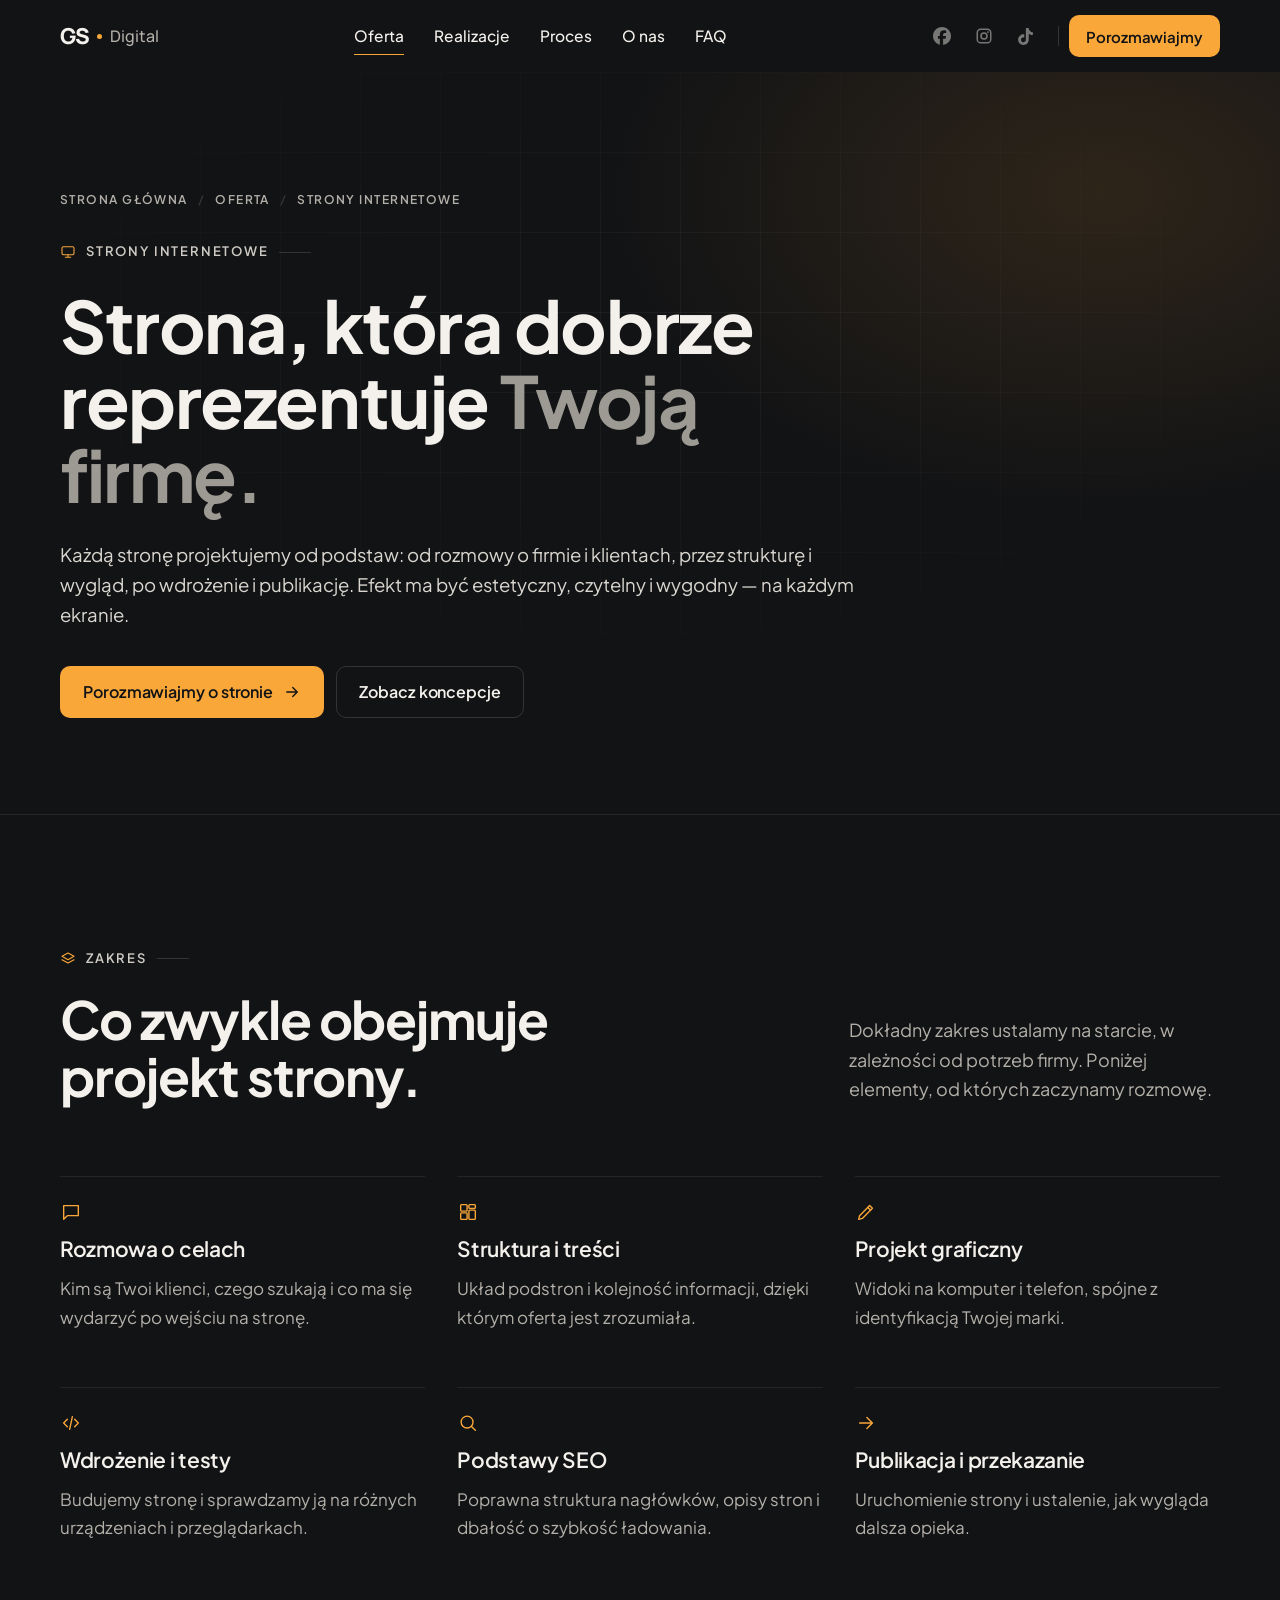
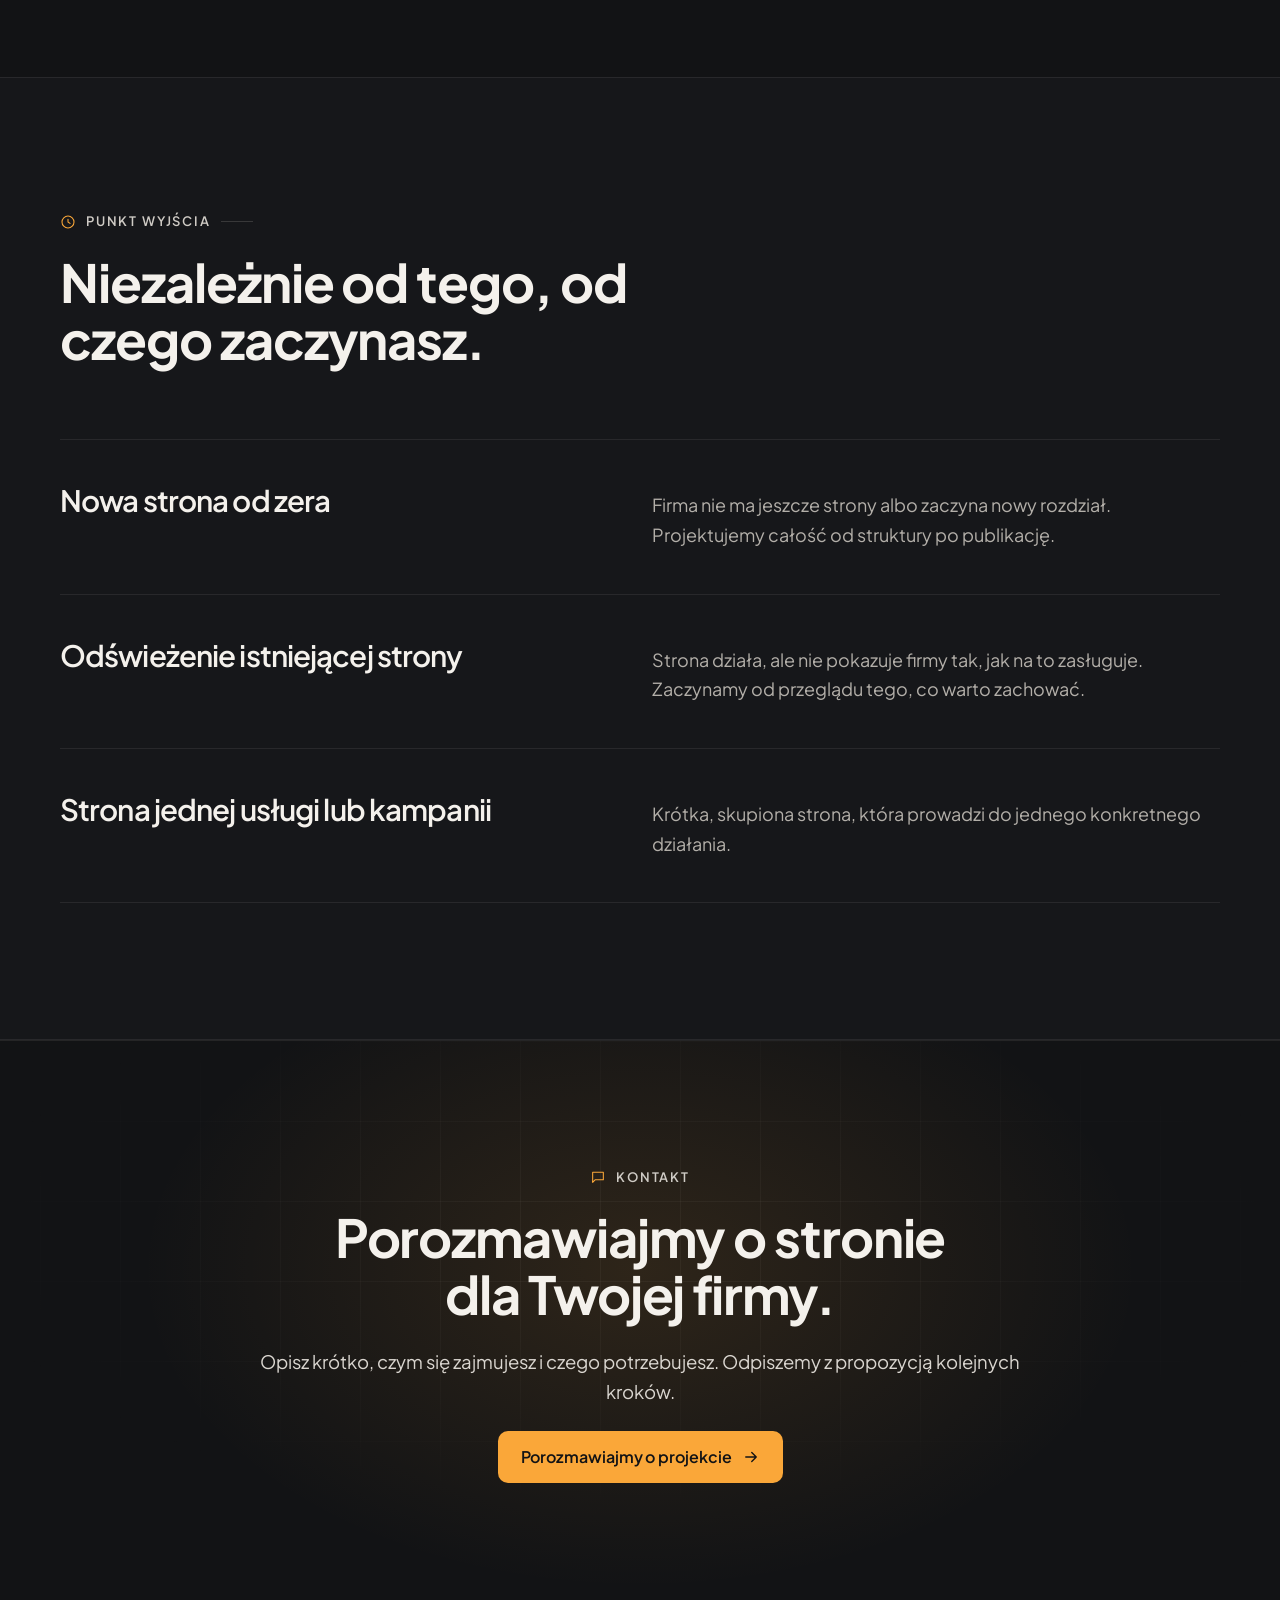
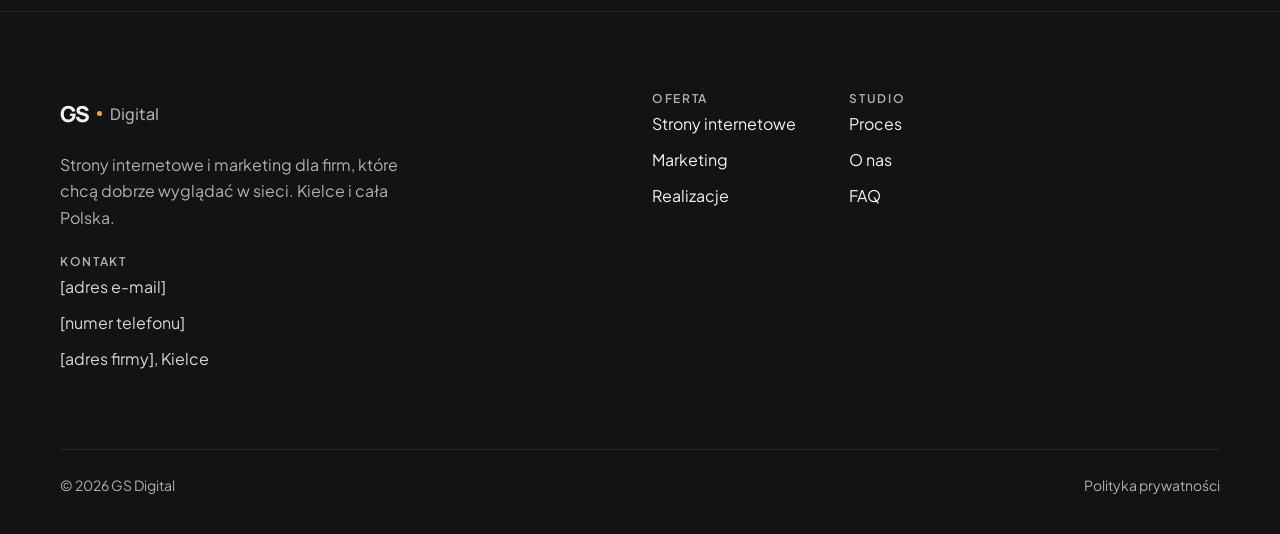
<file: gs-digital-strona_3/strony.html>
<!doctype html>
<html lang="pl">
<head>
<meta charset="utf-8">
<meta name="viewport" content="width=device-width, initial-scale=1">
<title>Strony internetowe — GS Digital</title>
<meta name="description" content="Projektowanie stron internetowych dla firm — GS Digital.">
<meta name="theme-color" content="#121315">
<link rel="preconnect" href="https://fonts.googleapis.com">
<link rel="preconnect" href="https://fonts.gstatic.com" crossorigin="anonymous">
<link rel="stylesheet" href="https://fonts.googleapis.com/css2?family=IBM+Plex+Mono:wght@400;500&amp;family=Manrope:wght@500;800&amp;family=Plus+Jakarta+Sans:wght@400..800&amp;display=swap">
<link rel="stylesheet" href="styles.css">
<script src="script.js" defer></script>
</head>
<body>
<div class="pg" id="top">

<header class="hdr">
<div class="wrap hdr-in">
<a class="logo" href="index.html" aria-label="GS Digital — strona główna"><span class="logo-gs">GS</span><span class="logo-dot" aria-hidden="true"></span><span class="logo-d">Digital</span></a>
<nav class="nav" aria-label="Główna nawigacja">
<a href="index.html#oferta" aria-current="page">Oferta</a>
<a href="index.html#realizacje">Realizacje</a>
<a href="proces.html">Proces</a>
<a href="o-nas.html">O nas</a>
<a href="faq.html">FAQ</a>
</nav>
<div class="hdr-r">
<ul class="social" aria-label="GS Digital w mediach społecznościowych"><li><a class="soc" data-social="facebook" aria-label="Facebook GS Digital" aria-disabled="true" title="Facebook — profil wkrótce"><svg width="18" height="18" viewBox="0 0 24 24" fill="currentColor" aria-hidden="true" focusable="false"><path d="M9.101 23.691v-7.98H6.627v-3.667h2.474v-1.58c0-4.085 1.848-5.978 5.858-5.978.401 0 .955.042 1.468.103a8.68 8.68 0 0 1 1.141.195v3.325a8.623 8.623 0 0 0-.653-.036 26.805 26.805 0 0 0-.733-.009c-.707 0-1.259.096-1.675.309a1.686 1.686 0 0 0-.679.622c-.258.42-.374.995-.374 1.752v1.297h3.919l-.386 2.103-.287 1.564h-3.246v8.245C19.396 23.238 24 18.179 24 12.044c0-6.627-5.373-12-12-12s-12 5.373-12 12c0 5.628 3.874 10.35 9.101 11.647Z"></path></svg></a></li><li><a class="soc" data-social="instagram" aria-label="Instagram GS Digital" aria-disabled="true" title="Instagram — profil wkrótce"><svg width="18" height="18" viewBox="0 0 24 24" fill="currentColor" aria-hidden="true" focusable="false"><path fill-rule="evenodd" d="M7.5 2h9A5.5 5.5 0 0 1 22 7.5v9a5.5 5.5 0 0 1-5.5 5.5h-9A5.5 5.5 0 0 1 2 16.5v-9A5.5 5.5 0 0 1 7.5 2Zm0 2A3.5 3.5 0 0 0 4 7.5v9A3.5 3.5 0 0 0 7.5 20h9a3.5 3.5 0 0 0 3.5-3.5v-9A3.5 3.5 0 0 0 16.5 4h-9ZM12 7a5 5 0 1 1 0 10 5 5 0 0 1 0-10Zm0 2a3 3 0 1 0 0 6 3 3 0 0 0 0-6Zm5.25-3.5a1.25 1.25 0 1 1 0 2.5 1.25 1.25 0 0 1 0-2.5Z"></path></svg></a></li><li><a class="soc" data-social="tiktok" aria-label="TikTok GS Digital" aria-disabled="true" title="TikTok — profil wkrótce"><svg width="17" height="17" viewBox="0 0 24 24" fill="currentColor" aria-hidden="true" focusable="false"><path d="M12.525.02c1.31-.02 2.61-.01 3.91-.02.08 1.53.63 3.09 1.75 4.17 1.12 1.11 2.7 1.62 4.24 1.79v4.03c-1.44-.05-2.89-.35-4.2-.97-.57-.26-1.1-.59-1.62-.93-.01 2.92.01 5.84-.02 8.75-.08 1.4-.54 2.79-1.35 3.94-1.31 1.92-3.58 3.17-5.91 3.21-1.43.08-2.86-.31-4.08-1.03-2.02-1.19-3.44-3.37-3.65-5.71-.02-.5-.03-1-.01-1.49.18-1.9 1.12-3.72 2.58-4.96 1.66-1.44 3.98-2.13 6.15-1.72.02 1.48-.04 2.96-.04 4.44-.99-.32-2.15-.23-3.02.37-.63.41-1.11 1.04-1.36 1.75-.21.51-.15 1.07-.14 1.61.24 1.64 1.82 3.02 3.5 2.87 1.12-.01 2.19-.66 2.77-1.61.19-.33.4-.67.41-1.06.1-1.79.06-3.57.07-5.36.01-4.03-.01-8.05.02-12.07z"></path></svg></a></li></ul>
<a class="btn btn-ac btn-sm" href="index.html#kontakt">Porozmawiajmy</a>
<button class="burger" type="button" aria-label="Otwórz menu" aria-expanded="false" aria-controls="mmenu">
<svg class="ic-open" width="22" height="22" viewBox="0 0 24 24" fill="none" stroke="currentColor" stroke-width="1.6" stroke-linecap="round" aria-hidden="true"><path d="M4 9h16M4 15h16"></path></svg>
<svg class="ic-close" width="22" height="22" viewBox="0 0 24 24" fill="none" stroke="currentColor" stroke-width="1.6" stroke-linecap="round" aria-hidden="true" hidden><path d="M6 6l12 12M18 6L6 18"></path></svg>
</button>
</div>
</div>
<nav class="mmenu" id="mmenu" aria-label="Menu" hidden>
<a class="ml" href="index.html#oferta" aria-current="page">Oferta</a>
<a class="ml" href="index.html#realizacje">Realizacje</a>
<a class="ml" href="proces.html">Proces</a>
<a class="ml" href="o-nas.html">O nas</a>
<a class="ml" href="faq.html">FAQ</a>
<a class="btn btn-ac" href="index.html#kontakt">Porozmawiajmy o projekcie</a>
<ul class="social social-m" aria-label="GS Digital w mediach społecznościowych"><li><a class="soc" data-social="facebook" aria-label="Facebook GS Digital" aria-disabled="true" title="Facebook — profil wkrótce"><svg width="18" height="18" viewBox="0 0 24 24" fill="currentColor" aria-hidden="true" focusable="false"><path d="M9.101 23.691v-7.98H6.627v-3.667h2.474v-1.58c0-4.085 1.848-5.978 5.858-5.978.401 0 .955.042 1.468.103a8.68 8.68 0 0 1 1.141.195v3.325a8.623 8.623 0 0 0-.653-.036 26.805 26.805 0 0 0-.733-.009c-.707 0-1.259.096-1.675.309a1.686 1.686 0 0 0-.679.622c-.258.42-.374.995-.374 1.752v1.297h3.919l-.386 2.103-.287 1.564h-3.246v8.245C19.396 23.238 24 18.179 24 12.044c0-6.627-5.373-12-12-12s-12 5.373-12 12c0 5.628 3.874 10.35 9.101 11.647Z"></path></svg></a></li><li><a class="soc" data-social="instagram" aria-label="Instagram GS Digital" aria-disabled="true" title="Instagram — profil wkrótce"><svg width="18" height="18" viewBox="0 0 24 24" fill="currentColor" aria-hidden="true" focusable="false"><path fill-rule="evenodd" d="M7.5 2h9A5.5 5.5 0 0 1 22 7.5v9a5.5 5.5 0 0 1-5.5 5.5h-9A5.5 5.5 0 0 1 2 16.5v-9A5.5 5.5 0 0 1 7.5 2Zm0 2A3.5 3.5 0 0 0 4 7.5v9A3.5 3.5 0 0 0 7.5 20h9a3.5 3.5 0 0 0 3.5-3.5v-9A3.5 3.5 0 0 0 16.5 4h-9ZM12 7a5 5 0 1 1 0 10 5 5 0 0 1 0-10Zm0 2a3 3 0 1 0 0 6 3 3 0 0 0 0-6Zm5.25-3.5a1.25 1.25 0 1 1 0 2.5 1.25 1.25 0 0 1 0-2.5Z"></path></svg></a></li><li><a class="soc" data-social="tiktok" aria-label="TikTok GS Digital" aria-disabled="true" title="TikTok — profil wkrótce"><svg width="17" height="17" viewBox="0 0 24 24" fill="currentColor" aria-hidden="true" focusable="false"><path d="M12.525.02c1.31-.02 2.61-.01 3.91-.02.08 1.53.63 3.09 1.75 4.17 1.12 1.11 2.7 1.62 4.24 1.79v4.03c-1.44-.05-2.89-.35-4.2-.97-.57-.26-1.1-.59-1.62-.93-.01 2.92.01 5.84-.02 8.75-.08 1.4-.54 2.79-1.35 3.94-1.31 1.92-3.58 3.17-5.91 3.21-1.43.08-2.86-.31-4.08-1.03-2.02-1.19-3.44-3.37-3.65-5.71-.02-.5-.03-1-.01-1.49.18-1.9 1.12-3.72 2.58-4.96 1.66-1.44 3.98-2.13 6.15-1.72.02 1.48-.04 2.96-.04 4.44-.99-.32-2.15-.23-3.02.37-.63.41-1.11 1.04-1.36 1.75-.21.51-.15 1.07-.14 1.61.24 1.64 1.82 3.02 3.5 2.87 1.12-.01 2.19-.66 2.77-1.61.19-.33.4-.67.41-1.06.1-1.79.06-3.57.07-5.36.01-4.03-.01-8.05.02-12.07z"></path></svg></a></li></ul>
</nav>
</header>

<main>
<section class="phero" aria-labelledby="h-page">
<div class="tex-grid" aria-hidden="true"></div>
<div class="glow drift" aria-hidden="true" style="right: -320px; top: -200px"></div>
<div class="wrap">
<ol class="crumbs ha"><li><a href="index.html">Strona główna</a></li><li><a href="index.html#oferta">Oferta</a></li><li aria-current="page">Strony internetowe</li></ol>
<p class="mark ha"><svg width="16" height="16" viewBox="0 0 24 24" fill="none" stroke="currentColor" stroke-width="1.6" stroke-linecap="round" stroke-linejoin="round" aria-hidden="true"><rect x="3" y="4" width="18" height="12" rx="2"></rect><path d="M8 20h8M12 16v4"></path></svg>Strony internetowe</p>
<h1 class="h1 ha d1" id="h-page" style="max-width: 16ch">Strona, która dobrze reprezentuje <span class="soft">Twoją firmę.</span></h1>
<p class="lead ha d2">Każdą stronę projektujemy od podstaw: od rozmowy o firmie i klientach, przez strukturę i wygląd, po wdrożenie i publikację. Efekt ma być estetyczny, czytelny i wygodny — na każdym ekranie.</p>
<div class="ctas ha d3" style="justify-content: flex-start"><a class="btn btn-ac" href="index.html#kontakt">Porozmawiajmy o stronie <svg class="arr" width="18" height="18" viewBox="0 0 24 24" fill="none" stroke="currentColor" stroke-width="1.8" stroke-linecap="round" stroke-linejoin="round" aria-hidden="true"><path d="M5 12h14M13 6l6 6-6 6"></path></svg></a><a class="btn btn-gh" href="index.html#realizacje">Zobacz koncepcje</a></div>
</div>
</section>

<section class="sec" aria-labelledby="h-incl">
<div class="wrap">
<div class="sec-head">
<div class="t rv"><p class="mark"><svg width="16" height="16" viewBox="0 0 24 24" fill="none" stroke="currentColor" stroke-width="1.6" stroke-linecap="round" stroke-linejoin="round" aria-hidden="true"><path d="M12 3l9 5-9 5-9-5z"></path><path d="M3 13l9 5 9-5"></path></svg>Zakres</p><h2 class="h2" id="h-incl">Co zwykle obejmuje projekt strony.</h2></div>
<p class="d rv d1">Dokładny zakres ustalamy na starcie, w zależności od potrzeb firmy. Poniżej elementy, od których zaczynamy rozmowę.</p>
</div>
<div class="gridlist">
<div class="gl-i rv"><svg width="22" height="22" viewBox="0 0 24 24" fill="none" stroke="currentColor" stroke-width="1.5" stroke-linecap="round" stroke-linejoin="round" aria-hidden="true"><path d="M4 5h16v11H8l-4 4z"></path></svg><h3>Rozmowa o celach</h3><p>Kim są Twoi klienci, czego szukają i co ma się wydarzyć po wejściu na stronę.</p></div>
<div class="gl-i rv d1"><svg width="22" height="22" viewBox="0 0 24 24" fill="none" stroke="currentColor" stroke-width="1.5" stroke-linecap="round" stroke-linejoin="round" aria-hidden="true"><rect x="4" y="4" width="7" height="7" rx="1"></rect><rect x="13" y="4" width="7" height="4" rx="1"></rect><rect x="13" y="10" width="7" height="10" rx="1"></rect><rect x="4" y="13" width="7" height="7" rx="1"></rect></svg><h3>Struktura i treści</h3><p>Układ podstron i kolejność informacji, dzięki którym oferta jest zrozumiała.</p></div>
<div class="gl-i rv d2"><svg width="22" height="22" viewBox="0 0 24 24" fill="none" stroke="currentColor" stroke-width="1.5" stroke-linecap="round" stroke-linejoin="round" aria-hidden="true"><path d="M4 20l4-1L19 8l-3-3L5 16z"></path><path d="M14 7l3 3"></path></svg><h3>Projekt graficzny</h3><p>Widoki na komputer i telefon, spójne z identyfikacją Twojej marki.</p></div>
<div class="gl-i rv"><svg width="22" height="22" viewBox="0 0 24 24" fill="none" stroke="currentColor" stroke-width="1.5" stroke-linecap="round" stroke-linejoin="round" aria-hidden="true"><path d="M8 8l-4 4 4 4M16 8l4 4-4 4M13.5 5l-3 14"></path></svg><h3>Wdrożenie i testy</h3><p>Budujemy stronę i sprawdzamy ją na różnych urządzeniach i przeglądarkach.</p></div>
<div class="gl-i rv d1"><svg width="22" height="22" viewBox="0 0 24 24" fill="none" stroke="currentColor" stroke-width="1.5" stroke-linecap="round" stroke-linejoin="round" aria-hidden="true"><circle cx="11" cy="11" r="6.5"></circle><path d="M20 20l-4.2-4.2"></path></svg><h3>Podstawy SEO</h3><p>Poprawna struktura nagłówków, opisy stron i dbałość o szybkość ładowania.</p></div>
<div class="gl-i rv d2"><svg width="22" height="22" viewBox="0 0 24 24" fill="none" stroke="currentColor" stroke-width="1.5" stroke-linecap="round" stroke-linejoin="round" aria-hidden="true"><path d="M5 12h14M13 6l6 6-6 6"></path></svg><h3>Publikacja i przekazanie</h3><p>Uruchomienie strony i ustalenie, jak wygląda dalsza opieka.</p></div>
</div>
</div>
</section>

<section class="sec sec-alt" aria-labelledby="h-kind">
<div class="wrap">
<div class="sec-head">
<div class="t rv"><p class="mark"><svg width="16" height="16" viewBox="0 0 24 24" fill="none" stroke="currentColor" stroke-width="1.6" stroke-linecap="round" stroke-linejoin="round" aria-hidden="true"><circle cx="12" cy="12" r="9"></circle><path d="M12 8v4l3 2"></path></svg>Punkt wyjścia</p><h2 class="h2" id="h-kind">Niezależnie od tego, od czego zaczynasz.</h2></div>
</div>
<div class="rows">
<div class="row rv"><h3>Nowa strona od zera</h3><p>Firma nie ma jeszcze strony albo zaczyna nowy rozdział. Projektujemy całość od struktury po publikację.</p></div>
<div class="row rv"><h3>Odświeżenie istniejącej strony</h3><p>Strona działa, ale nie pokazuje firmy tak, jak na to zasługuje. Zaczynamy od przeglądu tego, co warto zachować.</p></div>
<div class="row rv"><h3>Strona jednej usługi lub kampanii</h3><p>Krótka, skupiona strona, która prowadzi do jednego konkretnego działania.</p></div>
</div>
</div>
</section>

<section class="cta-band" aria-labelledby="h-cta">
<div class="tex-grid" aria-hidden="true"></div>
<div class="glow" aria-hidden="true" style="left: 50%; top: 40%; margin-left: -500px; margin-top: -320px"></div>
<div class="wrap rv">
<p class="mark c"><svg width="16" height="16" viewBox="0 0 24 24" fill="none" stroke="currentColor" stroke-width="1.6" stroke-linecap="round" stroke-linejoin="round" aria-hidden="true"><path d="M4 5h16v11H8l-4 4z"></path></svg>Kontakt</p>
<h2 class="h2" id="h-cta" style="max-width: 18ch">Porozmawiajmy o stronie dla Twojej firmy.</h2>
<p class="lead">Opisz krótko, czym się zajmujesz i czego potrzebujesz. Odpiszemy z propozycją kolejnych kroków.</p>
<a class="btn btn-ac" href="index.html#kontakt">Porozmawiajmy o projekcie <svg class="arr" width="18" height="18" viewBox="0 0 24 24" fill="none" stroke="currentColor" stroke-width="1.8" stroke-linecap="round" stroke-linejoin="round" aria-hidden="true"><path d="M5 12h14M13 6l6 6-6 6"></path></svg></a>
</div>
</section>
</main>

<footer class="ftr">
<div class="wrap">
<div class="f-grid">
<div class="f-brand">
<a class="logo" href="index.html" aria-label="GS Digital — strona główna"><span class="logo-gs">GS</span><span class="logo-dot" aria-hidden="true"></span><span class="logo-d">Digital</span></a>
<p>Strony internetowe i marketing dla firm, które chcą dobrze wyglądać w sieci. Kielce i cała Polska.</p>
</div>
<nav class="f-col" aria-label="Oferta">
<p class="f-h">Oferta</p>
<a class="f-l" href="strony.html">Strony internetowe</a>
<a class="f-l" href="marketing.html">Marketing</a>
<a class="f-l" href="index.html#realizacje">Realizacje</a>
</nav>
<nav class="f-col" aria-label="Studio">
<p class="f-h">Studio</p>
<a class="f-l" href="proces.html">Proces</a>
<a class="f-l" href="o-nas.html">O nas</a>
<a class="f-l" href="faq.html">FAQ</a>
</nav>
<div class="f-col w">
<p class="f-h">Kontakt</p>
<span class="f-t">[adres e-mail]</span>
<span class="f-t">[numer telefonu]</span>
<span class="f-t">[adres firmy], Kielce</span>
</div>
</div>
<div class="f-bot"><span>© 2026 GS Digital</span><a href="#polityka-prywatnosci">Polityka prywatności</a></div>
</div>
</footer>

</div>
</body>
</html>
</file>
<file: gs-digital-strona/styles.css>
/* GS Digital — style strony, wersja 2 (wspólne dla wszystkich podstron) */
html{scroll-behavior:smooth}
body{margin:0;background:#121315}
.pg{--bg:#121315;--bg2:#16171A;--s1:#1B1C1F;--s2:#232428;--ln:rgba(244,241,236,.08);--ln2:rgba(244,241,236,.15);--tx:#F4F1EC;--tx2:#DAD6D0;--mu:#B3AFA9;--ac:#FAA739;
  container-type:inline-size;container-name:pg;position:relative;background:var(--bg);color:var(--tx);font-family:'Plus Jakarta Sans',system-ui,sans-serif;font-size:17px;line-height:1.65;-webkit-font-smoothing:antialiased;overflow-x:clip}
.pg *,.pg *::before,.pg *::after{box-sizing:border-box}
.pg h1,.pg h2,.pg h3,.pg h4{font-family:'Plus Jakarta Sans',system-ui,sans-serif;margin:0;font-weight:600;color:var(--tx);letter-spacing:-0.02em}
.pg p,.pg ul,.pg ol,.pg dl,.pg dd{margin:0}
.pg a{color:inherit}
.pg :focus-visible{outline:2px solid var(--ac);outline-offset:3px;border-radius:4px}
.wrap{width:100%;max-width:1240px;margin:0 auto;padding:0 40px;position:relative}
.mono{font-family:'IBM Plex Mono',ui-monospace,monospace}

/* typografia */
.display{font-size:clamp(44px,7.2cqi,106px);line-height:.98;letter-spacing:-0.05em;font-weight:600}
.h1{font-size:clamp(40px,5.6cqi,80px);line-height:1.02;letter-spacing:-0.045em}
.h2{font-size:clamp(32px,4.1cqi,58px);line-height:1.05;letter-spacing:-0.04em}
.h3{font-size:clamp(26px,2.7cqi,40px);line-height:1.1;letter-spacing:-0.035em}
.h4{font-size:21px;line-height:1.3;letter-spacing:-0.015em}
.soft{color:#8F8C88}
.lead{font-size:clamp(17px,1.4cqi,20px);line-height:1.6;color:var(--tx2);max-width:58ch}
.body{color:var(--mu);max-width:60ch}
.small{font-size:15px;color:var(--mu);line-height:1.55}

/* oznaczenie sekcji: ikona + nazwa */
.mark{display:inline-flex;align-items:center;gap:10px;font-family:'Plus Jakarta Sans',system-ui,sans-serif;font-size:12.5px;font-weight:500;letter-spacing:.08em;text-transform:uppercase;color:var(--mu);line-height:1}
.mark svg{color:var(--ac);flex:none}
.mark::after{content:'';width:32px;height:1px;background:var(--ln2)}
.mark.c::after{display:none}
.tag{display:inline-flex;align-items:center;gap:8px;align-self:flex-start;font-family:'Plus Jakarta Sans',system-ui,sans-serif;font-size:12px;letter-spacing:.06em;text-transform:uppercase;color:var(--tx);padding:7px 10px;border:1px solid var(--ln2);border-radius:4px;line-height:1}
.tag i{width:6px;height:6px;border-radius:50%;background:var(--ac);display:block}

/* przyciski i linki */
.btn{position:relative;display:inline-flex;align-items:center;justify-content:center;gap:10px;height:52px;padding:0 22px;border-radius:10px;font-family:'Plus Jakarta Sans',system-ui,sans-serif;font-weight:600;font-size:16px;line-height:1;text-decoration:none;border:1px solid transparent;cursor:pointer;isolation:isolate;overflow:hidden;white-space:nowrap;transition:transform .2s ease-out}
.btn::after{content:'';position:absolute;inset:0;background:#FFFFFF;opacity:0;transition:opacity .2s ease-out;z-index:-1}
.btn:hover{transform:translateY(-1px)}
.btn:active{transform:translateY(0) scale(.99)}
.btn .arr{transition:transform .25s ease-out}
.btn:hover .arr{transform:translateX(3px)}
.btn-ac{background:var(--ac);color:#121315}
.pg .btn-ac{color:#121315}
.btn-ac:hover::after{opacity:.16}
.btn-gh{border-color:var(--ln2);color:var(--tx);background:transparent}
.btn-gh:hover::after{opacity:.05}
.btn[disabled]{cursor:not-allowed;opacity:.55;transform:none}
.btn-sm{height:42px;padding:0 16px;font-size:15px}
.link{position:relative;display:inline-flex;align-items:center;gap:8px;font-weight:600;font-size:15px;color:var(--tx);text-decoration:none;min-height:44px}
.link::after{content:'';position:absolute;left:0;right:26px;bottom:9px;height:1px;background:var(--ac);transform:scaleX(0);transform-origin:left;transition:transform .3s ease-out}
.link:hover::after{transform:scaleX(1)}
.link .arr{color:var(--ac);transition:transform .25s ease-out}
.link:hover .arr{transform:translateX(3px)}

/* nagłówek */
.hdr{position:sticky;top:0;z-index:50}
.hdr::before{content:'';position:absolute;inset:0;background:rgba(18,19,21,.95);border-bottom:1px solid var(--ln);opacity:0;transition:opacity .3s ease-out}
.hdr.on::before{opacity:1}
.hdr-in{position:relative;display:flex;align-items:center;justify-content:space-between;gap:24px;height:72px}
.logo{display:inline-flex;align-items:center;gap:8px;text-decoration:none;color:var(--tx);min-height:44px}
.logo-gs{font-family:'Manrope',sans-serif;font-weight:800;font-size:22px;letter-spacing:-0.05em}
.logo-dot{width:5px;height:5px;border-radius:50%;background:var(--ac)}
.logo-d{font-family:'Manrope',sans-serif;font-weight:500;font-size:16px;color:var(--mu)}
.nav{display:flex;align-items:center;gap:2px}
.nav a{position:relative;color:var(--tx);text-decoration:none;font-size:15px;font-weight:500;padding:12px 14px}
.nav a::after{content:'';position:absolute;left:14px;right:14px;bottom:6px;height:1px;background:var(--ac);transform:scaleX(0);transform-origin:left;transition:transform .25s ease-out}
.nav a:hover::after,.nav a[aria-current="page"]::after{transform:scaleX(1)}
.hdr-r{display:flex;align-items:center;gap:10px}
.burger{display:none;width:44px;height:44px;border-radius:10px;border:1px solid var(--ln2);background:transparent;color:var(--tx);align-items:center;justify-content:center;cursor:pointer;padding:0}
.mmenu{position:relative;display:none;background:#16171A;border-bottom:1px solid var(--ln);padding:8px 20px 24px}
.mmenu a.ml{display:flex;align-items:center;justify-content:space-between;min-height:58px;font-family:'Plus Jakarta Sans',system-ui,sans-serif;font-size:21px;font-weight:600;letter-spacing:-0.02em;color:var(--tx);text-decoration:none;border-bottom:1px solid var(--ln)}
.mmenu a.ml svg{color:var(--mu)}
.mmenu a.ml[aria-current="page"]{color:var(--ac)}
.mmenu .btn{width:100%;margin-top:20px;height:54px}
@media (prefers-reduced-motion: no-preference){.mmenu{animation:fin .25s ease-out both}}

/* tło i głębia */
.tex-grid{position:absolute;inset:0;pointer-events:none;background-image:linear-gradient(rgba(244,241,236,.045) 1px,transparent 1px),linear-gradient(90deg,rgba(244,241,236,.045) 1px,transparent 1px);background-size:80px 80px;background-position:center top;-webkit-mask-image:radial-gradient(ellipse 70% 65% at 50% 35%,#000 15%,transparent 78%);mask-image:radial-gradient(ellipse 70% 65% at 50% 35%,#000 15%,transparent 78%)}
.glow{position:absolute;pointer-events:none;width:1000px;height:640px;border-radius:50%;background:radial-gradient(closest-side,rgba(250,167,57,.12),rgba(250,167,57,0))}
.noise{position:absolute;inset:0;width:100%;height:100%;opacity:.07;pointer-events:none;mix-blend-mode:overlay}
.cross{position:absolute;width:11px;height:11px;pointer-events:none}
.cross::before,.cross::after{content:'';position:absolute;background:rgba(244,241,236,.3)}
.cross::before{left:5px;top:0;width:1px;height:11px}
.cross::after{top:5px;left:0;height:1px;width:11px}
@media (prefers-reduced-motion: no-preference){.drift{animation:drift 26s ease-in-out infinite alternate}}
@keyframes drift{from{transform:translate3d(-5%,0,0)}to{transform:translate3d(5%,4%,0)}}

/* sekcje */
.sec{position:relative;padding:136px 0}
.sec-sm{padding:104px 0}
.sec-alt{background:var(--bg2);border-top:1px solid var(--ln);border-bottom:1px solid var(--ln)}
.sec-head{display:grid;grid-template-columns:repeat(12,minmax(0,1fr));gap:24px;align-items:end;margin-bottom:72px}
.sec-head .t{grid-column:span 7;display:flex;flex-direction:column;gap:24px}
.sec-head .d{grid-column:9 / span 4;color:var(--mu)}

/* hero (strona główna) */
.hero{position:relative;padding:104px 0 0;overflow:hidden;text-align:center}
.hero-in{position:relative;display:flex;flex-direction:column;align-items:center;gap:28px}
.hero .lead{margin:0 auto}
.ctas{display:flex;gap:12px;flex-wrap:wrap;justify-content:center;margin-top:8px}
.stage{position:relative;max-width:1100px;margin:80px auto 0;height:clamp(240px,34cqi,470px);text-align:left;-webkit-mask-image:linear-gradient(#000 72%,transparent);mask-image:linear-gradient(#000 72%,transparent)}
.bf{position:absolute;left:0;right:170px;top:0;bottom:-60px;container-type:inline-size;border:1px solid var(--ln2);border-radius:8px 8px 0 0;overflow:hidden;background:#ECE8E1}
.sbar{height:30px;display:flex;align-items:center;gap:6px;padding:0 12px;background:#17181B;border-bottom:1px solid var(--ln)}
.sbar i{width:7px;height:7px;border-radius:50%;background:#3A3B40;display:block}
.sbar span{margin-left:10px;font-family:'IBM Plex Mono',monospace;font-size:11px;color:var(--mu)}
.pf{position:absolute;right:0;top:70px;width:214px;height:440px;border:1px solid var(--ln2);border-radius:30px;background:#0E0F10;padding:8px}
.pf-s{width:100%;height:100%;border-radius:23px;overflow:hidden;background:#ECE8E1;color:#1C1D1F}
.sel{position:absolute;inset:-1.1cqi -1.3cqi;border:1px solid var(--ac);pointer-events:none}
.sel b{position:absolute;width:7px;height:7px;background:#FFFFFF;border:1px solid var(--ac)}
.sel b:nth-child(1){left:-4px;top:-4px}.sel b:nth-child(2){right:-4px;top:-4px}.sel b:nth-child(3){left:-4px;bottom:-4px}.sel b:nth-child(4){right:-4px;bottom:-4px}
.anno{position:absolute;left:-1px;bottom:100%;margin-bottom:6px;background:var(--ac);color:#121315;font-family:'IBM Plex Mono',monospace;font-size:max(9px,1.05cqi);font-weight:500;line-height:1;padding:max(4px,.45cqi) max(6px,.7cqi);border-radius:2px;white-space:nowrap}
.redl{position:absolute;left:-3.2cqi;width:1px;background:var(--ac)}
.redl span{position:absolute;right:6px;top:50%;transform:translateY(-50%);font-family:'IBM Plex Mono',monospace;font-size:max(8px,.95cqi);color:#B4661A}
.chip-f{position:absolute;font-family:'IBM Plex Mono',monospace;font-size:11px;color:var(--tx2);background:#1B1C1F;border:1px solid var(--ln2);border-radius:4px;padding:6px 8px;line-height:1;white-space:nowrap}

/* filary oferty */
.p-web{display:grid;grid-template-columns:repeat(12,minmax(0,1fr));gap:24px;background:var(--s1);border:1px solid var(--ln);border-radius:6px;overflow:hidden}
.p-web .txt{grid-column:span 6;padding:64px 0 64px 64px;display:flex;flex-direction:column;gap:24px}
.p-web .vis{grid-column:7 / span 6;position:relative;min-height:600px;border-left:1px solid var(--ln);background:var(--bg);overflow:hidden}
.feats{display:grid;grid-template-columns:repeat(2,minmax(0,1fr));gap:28px 32px;margin-top:8px;padding-top:32px;border-top:1px solid var(--ln)}
.feat h3{font-size:17px;letter-spacing:-0.01em;display:flex;gap:10px;align-items:center;line-height:1.35}
.feat h3::before{content:'';width:6px;height:6px;background:var(--ac);border-radius:1px;flex:none}
.feat p{font-size:15px;color:var(--mu);margin-top:6px;line-height:1.55}
.actions{display:flex;gap:12px 24px;align-items:center;flex-wrap:wrap;margin-top:8px}
.wire{position:absolute;border:1px solid var(--ln2);border-radius:6px;background:#17181B;overflow:hidden}
.wire .wb{background:var(--s2);border-radius:3px}
.wcap{position:absolute;font-family:'IBM Plex Mono',monospace;font-size:11px;color:var(--mu);display:flex;align-items:center;gap:8px;white-space:nowrap}
.wcap::before{content:'';width:18px;height:1px;background:var(--ac)}
.p-mkt{display:grid;grid-template-columns:repeat(12,minmax(0,1fr));gap:24px;align-items:center;padding-top:96px}
.p-mkt .vis{grid-column:span 6}
.p-mkt .txt{grid-column:8 / span 5;display:flex;flex-direction:column;gap:24px}
.cal{container-type:inline-size;border:1px solid var(--ln);border-radius:6px;background:var(--s1);padding:24px}
.cal-h{display:flex;justify-content:space-between;align-items:center;gap:12px;margin-bottom:20px;font-family:'IBM Plex Mono',monospace;font-size:11.5px;color:var(--mu);text-transform:uppercase;letter-spacing:.06em}
.cal-g{display:grid;grid-template-columns:repeat(7,minmax(0,1fr));gap:6px}
.cal-d{font-family:'IBM Plex Mono',monospace;font-size:11px;color:var(--mu);text-align:center;padding-bottom:4px}
.cal-c{height:84px;border-radius:4px;background:var(--bg);border:1px solid var(--ln);padding:7px;display:flex;flex-direction:column;justify-content:flex-end;gap:4px}
.fx{font-family:'IBM Plex Mono',monospace;font-size:10.5px;line-height:1;padding:4px 6px;border-radius:3px;background:var(--s2);color:var(--tx2);align-self:flex-start;white-space:nowrap}
.fx.ac{background:var(--ac);color:#121315}
.cal-l{display:flex;gap:16px;flex-wrap:wrap;margin-top:18px;font-size:13px;color:var(--mu)}
.cal-l span{display:inline-flex;align-items:center;gap:6px}
.cal-l i{width:8px;height:8px;border-radius:2px;background:var(--s2);display:block;border:1px solid var(--ln2)}
.cal-l i.ac{background:var(--ac);border-color:var(--ac)}
@container (max-width: 520px){.fx{font-size:0;width:10px;height:10px;padding:0;border-radius:2px}.cal-c{height:56px}.cal{padding:16px}}
.mlist{list-style:none;padding:0;border-top:1px solid var(--ln)}
.mlist li{display:flex;justify-content:space-between;align-items:baseline;gap:16px;padding:16px 0;border-bottom:1px solid var(--ln);font-family:'Plus Jakarta Sans',system-ui,sans-serif;font-size:19px;font-weight:600;letter-spacing:-0.015em;line-height:1.35}
.mlist li span{font-family:'Plus Jakarta Sans',system-ui,sans-serif;font-size:14px;color:var(--mu);font-weight:400;text-align:right;max-width:24ch;letter-spacing:0}

/* usługi uzupełniające */
.extras{display:grid;grid-template-columns:repeat(12,minmax(0,1fr));gap:24px;align-items:start}
.extras .t{grid-column:span 4;display:flex;flex-direction:column;gap:20px}
.ex-list{grid-column:6 / span 7;display:grid;grid-template-columns:repeat(2,minmax(0,1fr));border-top:1px solid var(--ln)}
.ex{display:flex;gap:16px;padding:26px 24px 26px 0;border-bottom:1px solid var(--ln)}
.ex:nth-child(even){padding-left:24px;padding-right:0;border-left:1px solid var(--ln)}
.ex svg{color:var(--mu);flex:none;margin-top:2px}
.ex h3{font-size:17px;letter-spacing:-0.01em;line-height:1.35}
.ex p{font-size:15px;color:var(--mu);margin-top:4px;line-height:1.5}

/* realizacje */
.works{display:grid;grid-template-columns:repeat(12,minmax(0,1fr));gap:64px 24px}
.w-lg{grid-column:1 / -1;display:grid;grid-template-columns:repeat(12,minmax(0,1fr));gap:24px;align-items:end}
.w-lg .shot{grid-column:span 8}
.w-lg .w-info{grid-column:10 / span 3}
.w-md{grid-column:span 6;display:flex;flex-direction:column;gap:28px}
.w-info{display:flex;flex-direction:column;gap:14px}
.w-info p{color:var(--mu);font-size:16px}
.scopes{display:flex;flex-wrap:wrap;gap:6px 14px;font-family:'Plus Jakarta Sans',system-ui,sans-serif;font-size:12px;color:var(--tx2);list-style:none;padding:0}
.scopes li::before{content:'/ ';color:var(--ac)}
.shot{position:relative;container-type:inline-size;border-radius:6px;overflow:hidden;border:1px solid var(--ln2);background:#0E0F10;transition:transform .4s ease-out}
.work:hover .shot{transform:translateY(-3px)}
.sview{overflow:hidden;height:58cqi}
.w-md .sview{height:72cqi}
.sin{transition:transform 3s cubic-bezier(.45,0,.2,1)}
.w-lg:hover .sin,.w-lg:focus-within .sin{transform:translateY(calc(-100% + 58cqi))}
.w-md:hover .sin,.w-md:focus-within .sin{transform:translateY(calc(-100% + 72cqi))}
.w-slot{grid-column:1 / -1;display:flex;align-items:center;justify-content:space-between;gap:24px;padding:28px 32px;border:1px dashed rgba(244,241,236,.2);border-radius:6px}
.w-slot .l{display:flex;gap:16px;align-items:center}
.w-slot svg{color:var(--mu);flex:none}

/* kontakt i formularz */
.c-grid{display:grid;grid-template-columns:repeat(12,minmax(0,1fr));gap:24px;align-items:start;position:relative}
.c-intro{grid-column:span 5;display:flex;flex-direction:column;gap:24px}
.c-steps{list-style:none;padding:0;border-top:1px solid var(--ln);margin-top:8px}
.c-steps li{display:flex;gap:16px;padding:16px 0;border-bottom:1px solid var(--ln);font-size:16px;color:var(--tx2)}
.c-steps b{font-family:'Plus Jakarta Sans',system-ui,sans-serif;font-size:12px;color:var(--ac);font-weight:500;padding-top:4px;flex:none}
.c-dir{display:grid;grid-template-columns:repeat(2,minmax(0,1fr));gap:16px;margin-top:8px}
.c-dir div{display:flex;flex-direction:column;gap:2px}
.c-k{font-family:'Plus Jakarta Sans',system-ui,sans-serif;font-size:11.5px;letter-spacing:.06em;text-transform:uppercase;color:var(--mu)}
.c-v{font-size:16px;color:var(--tx)}
.form{grid-column:7 / span 6;position:relative;background:var(--s1);border:1px solid var(--ln);border-radius:6px;padding:44px}
.form::before{content:'';position:absolute;left:44px;width:72px;top:-1px;height:2px;background:var(--ac)}
.fgrid{display:grid;grid-template-columns:repeat(2,minmax(0,1fr));gap:22px 16px}
.fld{display:flex;flex-direction:column;gap:8px;min-width:0;border:0;margin:0;padding:0}
.fld.full{grid-column:1 / -1}
.lbl{font-size:15px;font-weight:600;color:var(--tx);display:flex;justify-content:space-between;gap:8px;padding:0}
.lbl .opt{font-weight:400;color:var(--mu);font-size:14px}
.req{color:var(--ac);margin-left:3px}
.inp{width:100%;height:52px;padding:0 16px;border-radius:8px;border:1px solid #313237;background:#131416;color:var(--tx);font-family:'Plus Jakarta Sans',system-ui,sans-serif;font-size:16px}
.inp::placeholder{color:#8A8783}
.inp:hover{border-color:#404147}
.inp:focus{outline:none;border-color:var(--ac);box-shadow:0 0 0 3px rgba(250,167,57,.18)}
.inp:disabled{opacity:.6}
.ta{height:auto;min-height:132px;padding:14px 16px;line-height:1.5;resize:vertical}
.bad .inp{border-color:#F0857A}
.bad .inp:focus{box-shadow:0 0 0 3px rgba(240,133,122,.2)}
.err{display:flex;gap:8px;font-size:14px;color:#F49A90;line-height:1.4;align-items:flex-start;margin:0}
.err svg{flex:none;margin-top:1px}
.chips{display:flex;flex-wrap:wrap;gap:8px}
.chip{position:relative;display:inline-flex;align-items:center;gap:9px;min-height:44px;padding:0 14px;border-radius:8px;border:1px solid #313237;background:#131416;font-size:15px;font-weight:500;color:var(--tx2);cursor:pointer;transition:transform .2s ease-out}
.chip:hover{transform:translateY(-1px)}
.chip input{position:absolute;opacity:0;width:1px;height:1px;margin:0;pointer-events:none}
.chip:has(input:focus-visible){outline:2px solid var(--ac);outline-offset:2px}
.ck{width:16px;height:16px;border-radius:4px;border:1.5px solid #5A5B61;display:flex;align-items:center;justify-content:center;color:#121315;flex:none}
.ck svg{opacity:0;transform:scale(.5);transition:opacity .2s ease-out,transform .2s ease-out}
.chip.on{border-color:var(--ac);color:var(--tx);background:#201C17}
.chip.on .ck{background:var(--ac);border-color:var(--ac)}
.chip.on .ck svg{opacity:1;transform:none}
.consent{display:flex;gap:12px;align-items:flex-start;font-size:14px;color:var(--mu);line-height:1.55;cursor:pointer}
.consent input{accent-color:#FAA739;width:20px;height:20px;margin:1px 0 0;flex:none;cursor:pointer}
.consent a{color:var(--tx);text-decoration:underline;text-underline-offset:3px}
.bad .consent{color:#E9C3BD}
.f-foot{margin-top:28px;display:flex;flex-direction:column;gap:18px}
.f-row{display:flex;align-items:center;justify-content:space-between;gap:16px;flex-wrap:wrap}
.f-row .small{font-size:13.5px}
.alert{display:flex;gap:12px;padding:14px 16px;border-radius:8px;font-size:15px;line-height:1.5}
.alert svg{flex:none;margin-top:2px}
.alert-err{border:1px solid #5A2F2A;background:#221918;color:#F6C9C2}
.alert-err svg{color:#F49A90}
.alert-info{border:1px solid rgba(250,167,57,.35);background:#1F1B15;color:var(--tx2)}
.alert-info svg{color:var(--ac)}
.done{display:flex;flex-direction:column;align-items:flex-start;gap:20px;min-height:560px;justify-content:center}
.done p{color:var(--mu);max-width:44ch}
.d-ic{width:60px;height:60px;border-radius:50%;border:1.5px solid var(--ac);display:flex;align-items:center;justify-content:center;color:var(--ac)}
@media (prefers-reduced-motion: no-preference){.done,.alert{animation:fin .3s ease-out both}}

/* podstrony */
.phero{position:relative;overflow:hidden;padding:112px 0 96px;border-bottom:1px solid var(--ln)}
.phero .wrap{display:flex;flex-direction:column;gap:28px}
.crumbs{display:flex;align-items:center;gap:10px;font-family:'Plus Jakarta Sans',system-ui,sans-serif;font-size:12.5px;color:var(--mu);list-style:none;padding:0}
.crumbs a{text-decoration:none;color:var(--mu);display:inline-flex;min-height:32px;align-items:center}
.crumbs a:hover{color:var(--tx)}
.crumbs li+li::before{content:'/';margin-right:10px;color:var(--ln2)}
.gridlist{display:grid;grid-template-columns:repeat(3,minmax(0,1fr));gap:56px 32px}
.gl-i{padding-top:24px;border-top:1px solid var(--ln);display:flex;flex-direction:column;gap:12px}
.gl-i svg{color:var(--ac)}
.gl-i h3{font-size:20px;letter-spacing:-0.015em;line-height:1.3}
.gl-i p{color:var(--mu);font-size:16px}
.rows{border-top:1px solid var(--ln)}
.row{display:grid;grid-template-columns:repeat(12,minmax(0,1fr));gap:24px;padding:44px 0;border-bottom:1px solid var(--ln);align-items:baseline}
.row h3{grid-column:span 5;font-size:clamp(24px,2.3cqi,32px);letter-spacing:-0.03em;line-height:1.15}
.row p{grid-column:7 / span 6;color:var(--mu)}
.team{display:grid;grid-template-columns:repeat(12,minmax(0,1fr));gap:24px;align-items:start}
.team .t{grid-column:span 4;display:flex;flex-direction:column;gap:20px}
.person{grid-column:span 4;display:flex;flex-direction:column;gap:6px}
.ph{aspect-ratio:4 / 5;border-radius:6px;background:var(--s1);border:1px dashed rgba(244,241,236,.18);display:flex;flex-direction:column;align-items:center;justify-content:center;gap:10px;color:var(--mu);font-size:14px;margin-bottom:18px}
.person h3{font-size:21px}
.tl{list-style:none;padding:0;position:relative}
.tl::before{content:'';position:absolute;left:7px;top:10px;bottom:10px;width:1px;background:var(--ln2)}
.tl-i{position:relative;display:grid;grid-template-columns:repeat(12,minmax(0,1fr));gap:24px;padding:0 0 80px 64px}
.tl-i:last-child{padding-bottom:0}
.tl-dot{position:absolute;left:0;top:8px;width:15px;height:15px;border-radius:50%;background:var(--bg);border:1.5px solid var(--ac);display:flex;align-items:center;justify-content:center}
.tl-dot::after{content:'';width:5px;height:5px;border-radius:50%;background:var(--ac)}
.tl-h{grid-column:span 5;display:flex;flex-direction:column;gap:14px}
.tl-h .mono{font-size:12.5px;color:var(--ac);letter-spacing:.06em;text-transform:uppercase}
.tl-b{grid-column:7 / span 6;display:flex;flex-direction:column;gap:24px}
.tl-b > p{color:var(--tx2)}
.tl-meta{display:grid;grid-template-columns:repeat(2,minmax(0,1fr));gap:20px;padding-top:20px;border-top:1px solid var(--ln)}
.tl-meta dt{font-family:'Plus Jakarta Sans',system-ui,sans-serif;font-size:11.5px;letter-spacing:.06em;text-transform:uppercase;color:var(--mu);margin-bottom:6px}
.tl-meta dd{font-size:15px;color:var(--tx2);line-height:1.55}
.faq-wrap{display:grid;grid-template-columns:repeat(12,minmax(0,1fr));gap:24px;align-items:start}
.faq-nav{grid-column:span 3;position:sticky;top:104px;display:flex;flex-direction:column;gap:2px;border-left:1px solid var(--ln)}
.faq-nav a{display:flex;align-items:center;min-height:44px;padding:0 16px;color:var(--mu);text-decoration:none;font-size:15px;font-weight:500;position:relative}
.faq-nav a:hover{color:var(--tx)}
.faq-nav a::before{content:'';position:absolute;left:-1px;top:10px;bottom:10px;width:1px;background:var(--ac);transform:scaleY(0);transition:transform .25s ease-out}
.faq-nav a:hover::before{transform:scaleY(1)}
.faq-main{grid-column:5 / span 8;display:flex;flex-direction:column;gap:80px}
.faq-g{display:flex;flex-direction:column;gap:20px;scroll-margin-top:96px}
.acc{border-top:1px solid var(--ln)}
.acc-i{border-bottom:1px solid var(--ln)}
.acc-q{width:100%;display:flex;justify-content:space-between;gap:24px;align-items:center;padding:24px 0;background:transparent;border:0;cursor:pointer;font-family:'Plus Jakarta Sans',system-ui,sans-serif;font-size:19px;font-weight:600;color:var(--tx);text-align:left;min-height:44px;letter-spacing:-0.015em;line-height:1.35}
.acc-ic{flex:none;width:34px;height:34px;border-radius:50%;border:1px solid var(--ln2);display:flex;align-items:center;justify-content:center;color:var(--tx);transition:transform .3s ease-out}
.acc-q:hover .acc-ic{transform:rotate(90deg)}
.acc-i.open .acc-ic{transform:rotate(45deg);border-color:var(--ac);color:var(--ac)}
.acc-a{padding:0 64px 28px 0;color:var(--mu);max-width:66ch;font-size:16px}
@media (prefers-reduced-motion: no-preference){.acc-a{animation:fin .32s ease-out both}}
.cta-band{position:relative;overflow:hidden;padding:128px 0;border-top:1px solid var(--ln);text-align:center}
.cta-band .wrap{display:flex;flex-direction:column;align-items:center;gap:24px}
.honest{display:grid;grid-template-columns:repeat(12,minmax(0,1fr));gap:24px;padding:48px;border:1px solid var(--ln);border-radius:6px;background:var(--s1)}
.honest .t{grid-column:span 5;display:flex;flex-direction:column;gap:16px}
.honest p{grid-column:7 / span 6;color:var(--tx2)}
.steps3{display:grid;grid-template-columns:repeat(3,minmax(0,1fr));gap:24px;list-style:none;padding:0;counter-reset:s}
.steps3 li{padding-top:24px;border-top:1px solid var(--ln);display:flex;flex-direction:column;gap:12px}
.steps3 .mono{font-size:12.5px;color:var(--ac);letter-spacing:.06em;text-transform:uppercase}
.steps3 p{color:var(--mu);font-size:16px}

/* stopka */
.ftr{position:relative;border-top:1px solid var(--ln);padding:80px 0 36px;background:var(--bg)}
.f-grid{display:grid;grid-template-columns:repeat(12,minmax(0,1fr));gap:24px}
.f-brand{grid-column:span 4;display:flex;flex-direction:column;gap:16px}
.f-brand p{color:var(--mu);max-width:34ch;font-size:15px}
.f-col{grid-column:span 2;display:flex;flex-direction:column}
.f-col.w{grid-column:span 4}
.f-col:first-of-type{grid-column:7 / span 2}
.f-h{font-family:'Plus Jakarta Sans',system-ui,sans-serif;font-size:11.5px;letter-spacing:.08em;text-transform:uppercase;color:var(--mu);margin-bottom:12px}
.f-l{color:var(--tx);text-decoration:none;display:inline-flex;align-items:center;min-height:36px;font-size:15px;align-self:flex-start}
.f-l:hover{color:var(--ac)}
.f-t{color:var(--tx2);font-size:15px;min-height:36px;display:flex;align-items:center}
.f-bot{margin-top:72px;padding-top:24px;border-top:1px solid var(--ln);display:flex;justify-content:space-between;color:var(--mu);font-size:14px;flex-wrap:wrap;gap:12px}
.f-bot a{color:var(--mu);text-decoration:none}
.f-bot a:hover{color:var(--tx)}

/* ruch */
@keyframes fin{from{opacity:0;transform:translateY(-6px)}to{opacity:1;transform:none}}
@keyframes up{from{opacity:0;transform:translateY(14px)}to{opacity:1;transform:none}}
@media (prefers-reduced-motion: no-preference){
  .ha{animation:up .5s cubic-bezier(.2,.7,.2,1) both}
  .ha.d1{animation-delay:.06s}.ha.d2{animation-delay:.14s}.ha.d3{animation-delay:.22s}.ha.d4{animation-delay:.32s}
  .rvon .rv{opacity:0;transform:translateY(16px);transition:opacity .45s ease-out,transform .45s ease-out}
  .rvon .rv.in{opacity:1;transform:none}
  .rvon .rv.d1{transition-delay:.08s}.rvon .rv.d2{transition-delay:.16s}
}
@media (prefers-reduced-motion: reduce){
  html{scroll-behavior:auto}
  .sin,.shot,.btn,.chip{transition:none}
}

/* responsywność — liczone od szerokości strony (kontener), nie okna */
@container pg (max-width: 1100px){
  .p-web .txt{padding:48px 0 48px 48px}
  .w-lg .shot{grid-column:1 / -1}
  .w-lg .w-info{grid-column:1 / span 8}
  .f-brand{grid-column:1 / -1}
  .f-col:first-of-type{grid-column:span 3}
  .f-col{grid-column:span 3}
  .f-col.w{grid-column:span 6}
}
@container pg (max-width: 900px){
  .nav{display:none}
  .burger{display:inline-flex}
  .mmenu{display:block}
  .sec-head .t,.sec-head .d{grid-column:1 / -1}
  .sec-head{margin-bottom:48px;row-gap:20px}
  .p-web .txt{grid-column:1 / -1;padding:40px 32px 8px}
  .p-web .vis{grid-column:1 / -1;min-height:420px;border-left:0;border-top:1px solid var(--ln)}
  .p-mkt{padding-top:72px;row-gap:40px}
  .p-mkt .vis,.p-mkt .txt{grid-column:1 / -1}
  .extras .t,.ex-list{grid-column:1 / -1}
  .extras{row-gap:40px}
  .w-md{grid-column:1 / -1}
  .w-lg .w-info{grid-column:1 / -1}
  .c-intro,.form{grid-column:1 / -1}
  .c-grid{row-gap:48px}
  .row h3,.row p{grid-column:1 / -1}
  .row{row-gap:12px}
  .team .t{grid-column:1 / -1}
  .person{grid-column:span 6}
  .tl-h,.tl-b{grid-column:1 / -1}
  .tl-i{row-gap:20px}
  .faq-nav{grid-column:1 / -1;position:relative;top:0;flex-direction:row;flex-wrap:wrap;border-left:0;gap:8px}
  .faq-nav a{border:1px solid var(--ln2);border-radius:8px}
  .faq-nav a::before{display:none}
  .faq-main{grid-column:1 / -1;gap:64px}
  .gridlist{grid-template-columns:repeat(2,minmax(0,1fr))}
  .honest .t,.honest p{grid-column:1 / -1}
  .honest{padding:36px 32px}
}
@container pg (max-width: 640px){
  .pg{font-size:16.5px}
  .wrap{padding:0 20px}
  .hdr-in{height:64px}
  .logo-gs{font-size:21px}
  .hero{padding:56px 0 0}
  .hero-in{gap:22px}
  .ctas{flex-direction:column;align-self:stretch}
  .ctas .btn{width:100%;height:54px}
  .stage{margin-top:48px;height:250px}
  .bf{right:0}
  .pf,.chip-f{display:none}
  .redl{display:none}
  .sec{padding:88px 0}
  .sec-sm{padding:72px 0}
  .p-web{border-radius:4px}
  .p-web .txt{padding:28px 20px 4px}
  .p-web .vis{min-height:300px}
  .feats{grid-template-columns:1fr;gap:22px}
  .actions{flex-direction:column;align-items:stretch}
  .actions .btn{width:100%}
  .mlist li{flex-direction:column;gap:4px}
  .mlist li span{text-align:left;max-width:none}
  .ex-list{grid-template-columns:1fr}
  .ex,.ex:nth-child(even){padding:22px 0;border-left:0}
  .works{row-gap:56px}
  .w-slot{flex-direction:column;align-items:flex-start;padding:24px 20px}
  .form{padding:28px 18px}
  .form::before{left:18px}
  .fgrid{grid-template-columns:1fr}
  .c-dir{grid-template-columns:1fr}
  .f-row{flex-direction:column;align-items:stretch}
  .f-row .btn{width:100%;height:56px}
  .phero{padding:64px 0 56px}
  .gridlist{grid-template-columns:1fr;gap:36px}
  .person{grid-column:1 / -1}
  .ph{aspect-ratio:4 / 3}
  .tl-i{padding:0 0 56px 40px}
  .tl-meta{grid-template-columns:1fr}
  .acc-q{font-size:17px;padding:20px 0}
  .acc-a{padding:0 0 24px 0}
  .honest{padding:28px 20px}
  .steps3{grid-template-columns:1fr}
  .cta-band{padding:88px 0}
  .cta-band .btn{width:100%}
  .f-col,.f-col:first-of-type,.f-col.w{grid-column:1 / -1}
  .f-grid{row-gap:36px}
  .f-bot{margin-top:48px}
}

/* dodatki dla wersji HTML */
html{scroll-padding-top:88px}
.pg [hidden]{display:none !important}

/* =====================================================================
   RUNDA 2 — typografia, system etykiet, oferta uzupełniająca, O nas
   ===================================================================== */

/* Główny krój: Plus Jakarta Sans (nagłówki, tekst, nawigacja, formularz) */
.pg{font-size:18px;line-height:1.65}
.pg h1,.pg h2{font-weight:700}
.pg h3,.pg h4{font-weight:600}
.h1{letter-spacing:-0.04em;line-height:1.04}
.h2{letter-spacing:-0.035em;line-height:1.08}
.h3{letter-spacing:-0.03em}
.soft{color:#9D9993}
.lead{font-size:clamp(18px,1.45cqi,21px);line-height:1.62}
.body{font-size:18px}
.small{font-size:16px}
.nav a{font-size:15.5px}
.btn{font-weight:600;letter-spacing:-0.005em}
.feat h3{font-size:18px}
.feat p,.ex p{font-size:16px}
.mlist li{font-size:20px}
.mlist li span{font-size:15px}
.gl-i h3{font-size:21px}
.gl-i p,.w-info p,.steps3 p,.acc-a{font-size:17px}
.row p{font-size:18px}
.c-steps li{font-size:17px}
.c-v{font-size:17px}
.tl-meta dd{font-size:16px}
.f-l,.f-t,.f-brand p{font-size:16px}
.acc-q{font-size:20px}

/* Formularz */
.lbl{font-size:16px;justify-content:flex-start;align-items:baseline;flex-wrap:wrap;gap:4px 8px}
.lbl .opt{font-size:15px;font-weight:400;color:var(--mu)}
.inp{font-size:16.5px}
.chip{font-size:15.5px}
.consent{font-size:15px}
.err{font-size:15px}
.alert{font-size:15.5px}

/* Jeden system krótkich etykiet: WERSALIKI, mniejszy stopień, większa rozstawa */
.mark,.tag,.c-k,.f-h,.tl-meta dt,.crumbs,.scopes,.tl-h .mono,.steps3 .mono,.lab{font-family:'Plus Jakarta Sans',system-ui,sans-serif;font-weight:600;text-transform:uppercase;letter-spacing:.14em;line-height:1.2}
.mark{font-size:13px;color:#CFCBC5}
.tag{font-size:12px;letter-spacing:.12em;padding:8px 11px}
.c-k,.f-h,.tl-meta dt,.lab{font-size:12px;color:var(--mu)}
.crumbs{font-size:12px;letter-spacing:.12em}
.crumbs li{display:flex;align-items:center}
.scopes{font-size:12px;letter-spacing:.1em;color:var(--tx2);gap:8px 16px}
.tl-h .mono,.steps3 .mono{font-size:12.5px}
.sbar span{text-transform:none}

/* Hero: nagłówek odręczny (Ms Madi — tylko tutaj) */
.script{font-family:'Ms Madi',cursive;font-weight:400;font-size:clamp(52px,8.4cqi,128px);line-height:1.04;letter-spacing:0;color:var(--tx);padding:.06em .1em .12em;margin:0}
.script{white-space:nowrap}
.script .br-m{display:none}
.hero .lead{max-width:52ch}
.hero-in{gap:24px}

/* Oferta uzupełniająca — układ editorial */
.x-grid{display:grid;grid-template-columns:repeat(12,minmax(0,1fr));gap:24px;align-items:start}
.x-head{grid-column:span 4;display:flex;flex-direction:column;gap:20px}
.x-title{font-size:clamp(26px,2.3cqi,32px);line-height:1.18;letter-spacing:-0.03em}
.x-head .body{font-size:17px;max-width:36ch}
.x-list{grid-column:6 / span 7;list-style:none;margin:0;padding:0;border-top:1px solid var(--ln2)}
.x-row{position:relative;display:grid;grid-template-columns:24px minmax(0,1fr) minmax(0,1.2fr);gap:6px 28px;align-items:baseline;padding:26px 0;border-bottom:1px solid var(--ln)}
.x-row::after{content:'';position:absolute;left:0;bottom:-1px;width:24px;height:1px;background:var(--ac)}
.x-ic{color:var(--mu);display:flex;align-self:center}
.x-name{font-size:20px;line-height:1.3;letter-spacing:-0.015em}
.x-desc{font-size:16px;color:var(--mu);line-height:1.55}

/* O nas */
.ghost{position:absolute;right:3%;top:52%;transform:translateY(-50%);font-family:'Manrope',sans-serif;font-weight:800;font-size:clamp(180px,25cqi,380px);line-height:.8;letter-spacing:-0.06em;color:transparent;-webkit-text-stroke:1px rgba(244,241,236,.1);pointer-events:none;user-select:none}
.ab-split{display:grid;grid-template-columns:repeat(12,minmax(0,1fr));gap:24px;align-items:start}
.ab-st{grid-column:span 5;display:flex;flex-direction:column;gap:24px}
.ab-pillars{grid-column:7 / span 6;display:flex;flex-direction:column}
.ab-p{display:grid;grid-template-columns:minmax(0,1fr) auto;gap:10px 24px;align-items:center;padding:30px 0;border-top:1px solid var(--ln);text-decoration:none;color:var(--tx)}
.ab-p:last-of-type{border-bottom:1px solid var(--ln)}
.ab-p .tag{grid-column:1 / -1}
.ab-p h3{font-size:clamp(24px,2.2cqi,30px);letter-spacing:-0.03em;line-height:1.15}
.ab-p p{grid-column:1 / 2;color:var(--mu);font-size:17px}
.ab-p .go{grid-column:2;grid-row:2 / span 2;width:48px;height:48px;border-radius:50%;border:1px solid var(--ln2);display:flex;align-items:center;justify-content:center;color:var(--ac);transition:transform .25s ease-out}
.ab-p:hover .go{transform:translateX(4px)}
.ab-more{margin-top:24px;font-size:16px;color:var(--mu)}
.ab-more b{color:var(--tx2);font-weight:600}
.slots{display:grid;grid-template-columns:repeat(3,minmax(0,1fr));gap:20px}
.slot{border:1px dashed rgba(244,241,236,.2);border-radius:6px;padding:28px;display:flex;flex-direction:column;gap:12px;min-height:190px}
.slot h3{font-size:19px;color:var(--tx2)}
.slot p{font-size:16px;color:var(--mu)}
.facts{display:grid;grid-template-columns:repeat(3,minmax(0,1fr));border-top:1px solid var(--ln2)}
.fact{padding:32px 32px 0 0;display:flex;flex-direction:column;gap:12px}
.fact + .fact{padding-left:32px;border-left:1px solid var(--ln)}
.fact-v{font-size:clamp(22px,2cqi,28px);font-weight:600;letter-spacing:-0.02em;line-height:1.25;color:var(--tx)}
.fact p{font-size:16px;color:var(--mu)}

@container pg (max-width: 900px){
  .x-head,.x-list,.ab-st,.ab-pillars{grid-column:1 / -1}
  .x-grid,.ab-split{row-gap:36px}
  .ghost{display:none}
  .slots{grid-template-columns:repeat(2,minmax(0,1fr))}
}
@container pg (max-width: 640px){
  .pg{font-size:17px}
  .body,.row p{font-size:17px}
  .script{font-size:clamp(44px,13.6cqi,64px);line-height:1.08;white-space:normal}
  .script .br-m{display:inline}
  .script .br-d{display:none}
  .acc-q{font-size:18px}
  .mark{font-size:12.5px}
  .x-row{grid-template-columns:22px minmax(0,1fr);padding:22px 0}
  .x-desc{grid-column:2}
  .slots{grid-template-columns:1fr}
  .slot{min-height:0;padding:24px 20px}
  .facts{grid-template-columns:1fr}
  .fact,.fact + .fact{padding:26px 0 0;border-left:0}
  .fact + .fact{margin-top:26px;border-top:1px solid var(--ln)}
  .ab-p .go{width:44px;height:44px}
}
.ab-p .tag{justify-self:start}
.fact .fact-v{font-size:clamp(22px,2cqi,28px);color:var(--tx)}

/* Ikony social media w nagłówku */
.social{display:flex;align-items:center;gap:2px;list-style:none;margin:0 4px 0 0;padding:0}
.social::after{content:'';width:1px;height:20px;background:var(--ln2);margin-left:10px}
.soc{width:40px;height:40px;display:flex;align-items:center;justify-content:center;border-radius:10px;color:var(--mu);text-decoration:none;transition:transform .2s ease-out}
.pg a.soc[href]{color:var(--mu)}
.pg a.soc[href]:hover{color:var(--tx);transform:translateY(-1px)}
.soc:not([href]){opacity:.45;cursor:default}
.social-m{display:none}
@container pg (max-width: 640px){
  .hdr-r > .social{display:none}
  .social-m{display:flex;justify-content:center;gap:8px;margin:20px 0 0}
  .social-m::after{display:none}
  .social-m .soc{width:48px;height:48px;border:1px solid var(--ln);border-radius:12px}
}

/* Realizacje: przewijanie podgladu takze po dotknieciu (telefon) */
.work:focus{outline:none}
.w-lg.tap .sin{transform:translateY(calc(-100% + 58cqi))}
.w-md.tap .sin{transform:translateY(calc(-100% + 72cqi))}
</file>
<file: gs-digital-strona_3/styles.css>
/* GS Digital — style strony, wersja 2 (wspólne dla wszystkich podstron) */
html{scroll-behavior:smooth}
body{margin:0;background:#121315}
.pg{--bg:#121315;--bg2:#16171A;--s1:#1B1C1F;--s2:#232428;--ln:rgba(244,241,236,.08);--ln2:rgba(244,241,236,.15);--tx:#F4F1EC;--tx2:#DAD6D0;--mu:#B3AFA9;--ac:#FAA739;
  container-type:inline-size;container-name:pg;position:relative;background:var(--bg);color:var(--tx);font-family:'Plus Jakarta Sans',system-ui,sans-serif;font-size:17px;line-height:1.65;-webkit-font-smoothing:antialiased;overflow-x:clip}
.pg *,.pg *::before,.pg *::after{box-sizing:border-box}
.pg h1,.pg h2,.pg h3,.pg h4{font-family:'Plus Jakarta Sans',system-ui,sans-serif;margin:0;font-weight:600;color:var(--tx);letter-spacing:-0.02em}
.pg p,.pg ul,.pg ol,.pg dl,.pg dd{margin:0}
.pg a{color:inherit}
.pg :focus-visible{outline:2px solid var(--ac);outline-offset:3px;border-radius:4px}
.wrap{width:100%;max-width:1240px;margin:0 auto;padding:0 40px;position:relative}
.mono{font-family:'IBM Plex Mono',ui-monospace,monospace}

/* typografia */
.display{font-size:clamp(44px,7.2cqi,106px);line-height:.98;letter-spacing:-0.05em;font-weight:600}
.h1{font-size:clamp(40px,5.6cqi,80px);line-height:1.02;letter-spacing:-0.045em}
.h2{font-size:clamp(32px,4.1cqi,58px);line-height:1.05;letter-spacing:-0.04em}
.h3{font-size:clamp(26px,2.7cqi,40px);line-height:1.1;letter-spacing:-0.035em}
.h4{font-size:21px;line-height:1.3;letter-spacing:-0.015em}
.soft{color:#8F8C88}
.lead{font-size:clamp(17px,1.4cqi,20px);line-height:1.6;color:var(--tx2);max-width:58ch}
.body{color:var(--mu);max-width:60ch}
.small{font-size:15px;color:var(--mu);line-height:1.55}

/* oznaczenie sekcji: ikona + nazwa */
.mark{display:inline-flex;align-items:center;gap:10px;font-family:'Plus Jakarta Sans',system-ui,sans-serif;font-size:12.5px;font-weight:500;letter-spacing:.08em;text-transform:uppercase;color:var(--mu);line-height:1}
.mark svg{color:var(--ac);flex:none}
.mark::after{content:'';width:32px;height:1px;background:var(--ln2)}
.mark.c::after{display:none}
.tag{display:inline-flex;align-items:center;gap:8px;align-self:flex-start;font-family:'Plus Jakarta Sans',system-ui,sans-serif;font-size:12px;letter-spacing:.06em;text-transform:uppercase;color:var(--tx);padding:7px 10px;border:1px solid var(--ln2);border-radius:4px;line-height:1}
.tag i{width:6px;height:6px;border-radius:50%;background:var(--ac);display:block}

/* przyciski i linki */
.btn{position:relative;display:inline-flex;align-items:center;justify-content:center;gap:10px;height:52px;padding:0 22px;border-radius:10px;font-family:'Plus Jakarta Sans',system-ui,sans-serif;font-weight:600;font-size:16px;line-height:1;text-decoration:none;border:1px solid transparent;cursor:pointer;isolation:isolate;overflow:hidden;white-space:nowrap;transition:transform .2s ease-out}
.btn::after{content:'';position:absolute;inset:0;background:#FFFFFF;opacity:0;transition:opacity .2s ease-out;z-index:-1}
.btn:hover{transform:translateY(-1px)}
.btn:active{transform:translateY(0) scale(.99)}
.btn .arr{transition:transform .25s ease-out}
.btn:hover .arr{transform:translateX(3px)}
.btn-ac{background:var(--ac);color:#121315}
.pg .btn-ac{color:#121315}
.btn-ac:hover::after{opacity:.16}
.btn-gh{border-color:var(--ln2);color:var(--tx);background:transparent}
.btn-gh:hover::after{opacity:.05}
.btn[disabled]{cursor:not-allowed;opacity:.55;transform:none}
.btn-sm{height:42px;padding:0 16px;font-size:15px}
.link{position:relative;display:inline-flex;align-items:center;gap:8px;font-weight:600;font-size:15px;color:var(--tx);text-decoration:none;min-height:44px}
.link::after{content:'';position:absolute;left:0;right:26px;bottom:9px;height:1px;background:var(--ac);transform:scaleX(0);transform-origin:left;transition:transform .3s ease-out}
.link:hover::after{transform:scaleX(1)}
.link .arr{color:var(--ac);transition:transform .25s ease-out}
.link:hover .arr{transform:translateX(3px)}

/* nagłówek */
.hdr{position:sticky;top:0;z-index:50}
.hdr::before{content:'';position:absolute;inset:0;background:rgba(18,19,21,.95);border-bottom:1px solid var(--ln);opacity:0;transition:opacity .3s ease-out}
.hdr.on::before{opacity:1}
.hdr-in{position:relative;display:flex;align-items:center;justify-content:space-between;gap:24px;height:72px}
.logo{display:inline-flex;align-items:center;gap:8px;text-decoration:none;color:var(--tx);min-height:44px}
.logo-gs{font-family:'Manrope',sans-serif;font-weight:800;font-size:22px;letter-spacing:-0.05em}
.logo-dot{width:5px;height:5px;border-radius:50%;background:var(--ac)}
.logo-d{font-family:'Manrope',sans-serif;font-weight:500;font-size:16px;color:var(--mu)}
.nav{display:flex;align-items:center;gap:2px}
.nav a{position:relative;color:var(--tx);text-decoration:none;font-size:15px;font-weight:500;padding:12px 14px}
.nav a::after{content:'';position:absolute;left:14px;right:14px;bottom:6px;height:1px;background:var(--ac);transform:scaleX(0);transform-origin:left;transition:transform .25s ease-out}
.nav a:hover::after,.nav a[aria-current="page"]::after{transform:scaleX(1)}
.hdr-r{display:flex;align-items:center;gap:10px}
.burger{display:none;width:44px;height:44px;border-radius:10px;border:1px solid var(--ln2);background:transparent;color:var(--tx);align-items:center;justify-content:center;cursor:pointer;padding:0}
.mmenu{position:relative;display:none;background:#16171A;border-bottom:1px solid var(--ln);padding:8px 20px 24px}
.mmenu a.ml{display:flex;align-items:center;justify-content:space-between;min-height:58px;font-family:'Plus Jakarta Sans',system-ui,sans-serif;font-size:21px;font-weight:600;letter-spacing:-0.02em;color:var(--tx);text-decoration:none;border-bottom:1px solid var(--ln)}
.mmenu a.ml svg{color:var(--mu)}
.mmenu a.ml[aria-current="page"]{color:var(--ac)}
.mmenu .btn{width:100%;margin-top:20px;height:54px}
@media (prefers-reduced-motion: no-preference){.mmenu{animation:fin .25s ease-out both}}

/* tło i głębia */
.tex-grid{position:absolute;inset:0;pointer-events:none;background-image:linear-gradient(rgba(244,241,236,.045) 1px,transparent 1px),linear-gradient(90deg,rgba(244,241,236,.045) 1px,transparent 1px);background-size:80px 80px;background-position:center top;-webkit-mask-image:radial-gradient(ellipse 70% 65% at 50% 35%,#000 15%,transparent 78%);mask-image:radial-gradient(ellipse 70% 65% at 50% 35%,#000 15%,transparent 78%)}
.glow{position:absolute;pointer-events:none;width:1000px;height:640px;border-radius:50%;background:radial-gradient(closest-side,rgba(250,167,57,.12),rgba(250,167,57,0))}
.noise{position:absolute;inset:0;width:100%;height:100%;opacity:.07;pointer-events:none;mix-blend-mode:overlay}
.cross{position:absolute;width:11px;height:11px;pointer-events:none}
.cross::before,.cross::after{content:'';position:absolute;background:rgba(244,241,236,.3)}
.cross::before{left:5px;top:0;width:1px;height:11px}
.cross::after{top:5px;left:0;height:1px;width:11px}
@media (prefers-reduced-motion: no-preference){.drift{animation:drift 26s ease-in-out infinite alternate}}
@keyframes drift{from{transform:translate3d(-5%,0,0)}to{transform:translate3d(5%,4%,0)}}

/* sekcje */
.sec{position:relative;padding:136px 0}
.sec-sm{padding:104px 0}
.sec-alt{background:var(--bg2);border-top:1px solid var(--ln);border-bottom:1px solid var(--ln)}
.sec-head{display:grid;grid-template-columns:repeat(12,minmax(0,1fr));gap:24px;align-items:end;margin-bottom:72px}
.sec-head .t{grid-column:span 7;display:flex;flex-direction:column;gap:24px}
.sec-head .d{grid-column:9 / span 4;color:var(--mu)}

/* hero (strona główna) */
.hero{position:relative;padding:104px 0 0;overflow:hidden;text-align:center}
.hero-in{position:relative;display:flex;flex-direction:column;align-items:center;gap:28px}
.hero .lead{margin:0 auto}
.ctas{display:flex;gap:12px;flex-wrap:wrap;justify-content:center;margin-top:8px}
.stage{position:relative;max-width:1100px;margin:80px auto 0;height:clamp(240px,34cqi,470px);text-align:left;-webkit-mask-image:linear-gradient(#000 72%,transparent);mask-image:linear-gradient(#000 72%,transparent)}
.bf{position:absolute;left:0;right:170px;top:0;bottom:-60px;container-type:inline-size;border:1px solid var(--ln2);border-radius:8px 8px 0 0;overflow:hidden;background:#ECE8E1}
.sbar{height:30px;display:flex;align-items:center;gap:6px;padding:0 12px;background:#17181B;border-bottom:1px solid var(--ln)}
.sbar i{width:7px;height:7px;border-radius:50%;background:#3A3B40;display:block}
.sbar span{margin-left:10px;font-family:'IBM Plex Mono',monospace;font-size:11px;color:var(--mu)}
.pf{position:absolute;right:0;top:70px;width:214px;height:440px;border:1px solid var(--ln2);border-radius:30px;background:#0E0F10;padding:8px}
.pf-s{width:100%;height:100%;border-radius:23px;overflow:hidden;background:#ECE8E1;color:#1C1D1F}
.sel{position:absolute;inset:-1.1cqi -1.3cqi;border:1px solid var(--ac);pointer-events:none}
.sel b{position:absolute;width:7px;height:7px;background:#FFFFFF;border:1px solid var(--ac)}
.sel b:nth-child(1){left:-4px;top:-4px}.sel b:nth-child(2){right:-4px;top:-4px}.sel b:nth-child(3){left:-4px;bottom:-4px}.sel b:nth-child(4){right:-4px;bottom:-4px}
.anno{position:absolute;left:-1px;bottom:100%;margin-bottom:6px;background:var(--ac);color:#121315;font-family:'IBM Plex Mono',monospace;font-size:max(9px,1.05cqi);font-weight:500;line-height:1;padding:max(4px,.45cqi) max(6px,.7cqi);border-radius:2px;white-space:nowrap}
.redl{position:absolute;left:-3.2cqi;width:1px;background:var(--ac)}
.redl span{position:absolute;right:6px;top:50%;transform:translateY(-50%);font-family:'IBM Plex Mono',monospace;font-size:max(8px,.95cqi);color:#B4661A}
.chip-f{position:absolute;font-family:'IBM Plex Mono',monospace;font-size:11px;color:var(--tx2);background:#1B1C1F;border:1px solid var(--ln2);border-radius:4px;padding:6px 8px;line-height:1;white-space:nowrap}

/* filary oferty */
.p-web{display:grid;grid-template-columns:repeat(12,minmax(0,1fr));gap:24px;background:var(--s1);border:1px solid var(--ln);border-radius:6px;overflow:hidden}
.p-web .txt{grid-column:span 6;padding:64px 0 64px 64px;display:flex;flex-direction:column;gap:24px}
.p-web .vis{grid-column:7 / span 6;position:relative;min-height:600px;border-left:1px solid var(--ln);background:var(--bg);overflow:hidden}
.feats{display:grid;grid-template-columns:repeat(2,minmax(0,1fr));gap:28px 32px;margin-top:8px;padding-top:32px;border-top:1px solid var(--ln)}
.feat h3{font-size:17px;letter-spacing:-0.01em;display:flex;gap:10px;align-items:center;line-height:1.35}
.feat h3::before{content:'';width:6px;height:6px;background:var(--ac);border-radius:1px;flex:none}
.feat p{font-size:15px;color:var(--mu);margin-top:6px;line-height:1.55}
.actions{display:flex;gap:12px 24px;align-items:center;flex-wrap:wrap;margin-top:8px}
.wire{position:absolute;border:1px solid var(--ln2);border-radius:6px;background:#17181B;overflow:hidden}
.wire .wb{background:var(--s2);border-radius:3px}
.wcap{position:absolute;font-family:'IBM Plex Mono',monospace;font-size:11px;color:var(--mu);display:flex;align-items:center;gap:8px;white-space:nowrap}
.wcap::before{content:'';width:18px;height:1px;background:var(--ac)}
.p-mkt{display:grid;grid-template-columns:repeat(12,minmax(0,1fr));gap:24px;align-items:center;padding-top:96px}
.p-mkt .vis{grid-column:span 6}
.p-mkt .txt{grid-column:8 / span 5;display:flex;flex-direction:column;gap:24px}
.cal{container-type:inline-size;border:1px solid var(--ln);border-radius:6px;background:var(--s1);padding:24px}
.cal-h{display:flex;justify-content:space-between;align-items:center;gap:12px;margin-bottom:20px;font-family:'IBM Plex Mono',monospace;font-size:11.5px;color:var(--mu);text-transform:uppercase;letter-spacing:.06em}
.cal-g{display:grid;grid-template-columns:repeat(7,minmax(0,1fr));gap:6px}
.cal-d{font-family:'IBM Plex Mono',monospace;font-size:11px;color:var(--mu);text-align:center;padding-bottom:4px}
.cal-c{height:84px;border-radius:4px;background:var(--bg);border:1px solid var(--ln);padding:7px;display:flex;flex-direction:column;justify-content:flex-end;gap:4px}
.fx{font-family:'IBM Plex Mono',monospace;font-size:10.5px;line-height:1;padding:4px 6px;border-radius:3px;background:var(--s2);color:var(--tx2);align-self:flex-start;white-space:nowrap}
.fx.ac{background:var(--ac);color:#121315}
.cal-l{display:flex;gap:16px;flex-wrap:wrap;margin-top:18px;font-size:13px;color:var(--mu)}
.cal-l span{display:inline-flex;align-items:center;gap:6px}
.cal-l i{width:8px;height:8px;border-radius:2px;background:var(--s2);display:block;border:1px solid var(--ln2)}
.cal-l i.ac{background:var(--ac);border-color:var(--ac)}
@container (max-width: 520px){.fx{font-size:0;width:10px;height:10px;padding:0;border-radius:2px}.cal-c{height:56px}.cal{padding:16px}}
.mlist{list-style:none;padding:0;border-top:1px solid var(--ln)}
.mlist li{display:flex;justify-content:space-between;align-items:baseline;gap:16px;padding:16px 0;border-bottom:1px solid var(--ln);font-family:'Plus Jakarta Sans',system-ui,sans-serif;font-size:19px;font-weight:600;letter-spacing:-0.015em;line-height:1.35}
.mlist li span{font-family:'Plus Jakarta Sans',system-ui,sans-serif;font-size:14px;color:var(--mu);font-weight:400;text-align:right;max-width:24ch;letter-spacing:0}

/* usługi uzupełniające */
.extras{display:grid;grid-template-columns:repeat(12,minmax(0,1fr));gap:24px;align-items:start}
.extras .t{grid-column:span 4;display:flex;flex-direction:column;gap:20px}
.ex-list{grid-column:6 / span 7;display:grid;grid-template-columns:repeat(2,minmax(0,1fr));border-top:1px solid var(--ln)}
.ex{display:flex;gap:16px;padding:26px 24px 26px 0;border-bottom:1px solid var(--ln)}
.ex:nth-child(even){padding-left:24px;padding-right:0;border-left:1px solid var(--ln)}
.ex svg{color:var(--mu);flex:none;margin-top:2px}
.ex h3{font-size:17px;letter-spacing:-0.01em;line-height:1.35}
.ex p{font-size:15px;color:var(--mu);margin-top:4px;line-height:1.5}

/* realizacje */
.works{display:grid;grid-template-columns:repeat(12,minmax(0,1fr));gap:64px 24px}
.w-lg{grid-column:1 / -1;display:grid;grid-template-columns:repeat(12,minmax(0,1fr));gap:24px;align-items:end}
.w-lg .shot{grid-column:span 8}
.w-lg .w-info{grid-column:10 / span 3}
.w-md{grid-column:span 6;display:flex;flex-direction:column;gap:28px}
.w-info{display:flex;flex-direction:column;gap:14px}
.w-info p{color:var(--mu);font-size:16px}
.scopes{display:flex;flex-wrap:wrap;gap:6px 14px;font-family:'Plus Jakarta Sans',system-ui,sans-serif;font-size:12px;color:var(--tx2);list-style:none;padding:0}
.scopes li::before{content:'/ ';color:var(--ac)}
.shot{position:relative;container-type:inline-size;border-radius:6px;overflow:hidden;border:1px solid var(--ln2);background:#0E0F10;transition:transform .4s ease-out}
.work:hover .shot{transform:translateY(-3px)}
.sview{overflow:hidden;height:58cqi}
.w-md .sview{height:72cqi}
.sin{transition:transform 3s cubic-bezier(.45,0,.2,1)}
.w-lg:hover .sin,.w-lg:focus-within .sin{transform:translateY(calc(-100% + 58cqi))}
.w-md:hover .sin,.w-md:focus-within .sin{transform:translateY(calc(-100% + 72cqi))}
.w-slot{grid-column:1 / -1;display:flex;align-items:center;justify-content:space-between;gap:24px;padding:28px 32px;border:1px dashed rgba(244,241,236,.2);border-radius:6px}
.w-slot .l{display:flex;gap:16px;align-items:center}
.w-slot svg{color:var(--mu);flex:none}

/* kontakt i formularz */
.c-grid{display:grid;grid-template-columns:repeat(12,minmax(0,1fr));gap:24px;align-items:start;position:relative}
.c-intro{grid-column:span 5;display:flex;flex-direction:column;gap:24px}
.c-steps{list-style:none;padding:0;border-top:1px solid var(--ln);margin-top:8px}
.c-steps li{display:flex;gap:16px;padding:16px 0;border-bottom:1px solid var(--ln);font-size:16px;color:var(--tx2)}
.c-steps b{font-family:'Plus Jakarta Sans',system-ui,sans-serif;font-size:12px;color:var(--ac);font-weight:500;padding-top:4px;flex:none}
.c-dir{display:grid;grid-template-columns:repeat(2,minmax(0,1fr));gap:16px;margin-top:8px}
.c-dir div{display:flex;flex-direction:column;gap:2px}
.c-k{font-family:'Plus Jakarta Sans',system-ui,sans-serif;font-size:11.5px;letter-spacing:.06em;text-transform:uppercase;color:var(--mu)}
.c-v{font-size:16px;color:var(--tx)}
.form{grid-column:7 / span 6;position:relative;background:var(--s1);border:1px solid var(--ln);border-radius:6px;padding:44px}
.form::before{content:'';position:absolute;left:44px;width:72px;top:-1px;height:2px;background:var(--ac)}
.fgrid{display:grid;grid-template-columns:repeat(2,minmax(0,1fr));gap:22px 16px}
.fld{display:flex;flex-direction:column;gap:8px;min-width:0;border:0;margin:0;padding:0}
.fld.full{grid-column:1 / -1}
.lbl{font-size:15px;font-weight:600;color:var(--tx);display:flex;justify-content:space-between;gap:8px;padding:0}
.lbl .opt{font-weight:400;color:var(--mu);font-size:14px}
.req{color:var(--ac);margin-left:3px}
.inp{width:100%;height:52px;padding:0 16px;border-radius:8px;border:1px solid #313237;background:#131416;color:var(--tx);font-family:'Plus Jakarta Sans',system-ui,sans-serif;font-size:16px}
.inp::placeholder{color:#8A8783}
.inp:hover{border-color:#404147}
.inp:focus{outline:none;border-color:var(--ac);box-shadow:0 0 0 3px rgba(250,167,57,.18)}
.inp:disabled{opacity:.6}
.ta{height:auto;min-height:132px;padding:14px 16px;line-height:1.5;resize:vertical}
.bad .inp{border-color:#F0857A}
.bad .inp:focus{box-shadow:0 0 0 3px rgba(240,133,122,.2)}
.err{display:flex;gap:8px;font-size:14px;color:#F49A90;line-height:1.4;align-items:flex-start;margin:0}
.err svg{flex:none;margin-top:1px}
.chips{display:flex;flex-wrap:wrap;gap:8px}
.chip{position:relative;display:inline-flex;align-items:center;gap:9px;min-height:44px;padding:0 14px;border-radius:8px;border:1px solid #313237;background:#131416;font-size:15px;font-weight:500;color:var(--tx2);cursor:pointer;transition:transform .2s ease-out}
.chip:hover{transform:translateY(-1px)}
.chip input{position:absolute;opacity:0;width:1px;height:1px;margin:0;pointer-events:none}
.chip:has(input:focus-visible){outline:2px solid var(--ac);outline-offset:2px}
.ck{width:16px;height:16px;border-radius:4px;border:1.5px solid #5A5B61;display:flex;align-items:center;justify-content:center;color:#121315;flex:none}
.ck svg{opacity:0;transform:scale(.5);transition:opacity .2s ease-out,transform .2s ease-out}
.chip.on{border-color:var(--ac);color:var(--tx);background:#201C17}
.chip.on .ck{background:var(--ac);border-color:var(--ac)}
.chip.on .ck svg{opacity:1;transform:none}
.consent{display:flex;gap:12px;align-items:flex-start;font-size:14px;color:var(--mu);line-height:1.55;cursor:pointer}
.consent input{accent-color:#FAA739;width:20px;height:20px;margin:1px 0 0;flex:none;cursor:pointer}
.consent a{color:var(--tx);text-decoration:underline;text-underline-offset:3px}
.bad .consent{color:#E9C3BD}
.f-foot{margin-top:28px;display:flex;flex-direction:column;gap:18px}
.f-row{display:flex;align-items:center;justify-content:space-between;gap:16px;flex-wrap:wrap}
.f-row .small{font-size:13.5px}
.alert{display:flex;gap:12px;padding:14px 16px;border-radius:8px;font-size:15px;line-height:1.5}
.alert svg{flex:none;margin-top:2px}
.alert-err{border:1px solid #5A2F2A;background:#221918;color:#F6C9C2}
.alert-err svg{color:#F49A90}
.alert-info{border:1px solid rgba(250,167,57,.35);background:#1F1B15;color:var(--tx2)}
.alert-info svg{color:var(--ac)}
.done{display:flex;flex-direction:column;align-items:flex-start;gap:20px;min-height:560px;justify-content:center}
.done p{color:var(--mu);max-width:44ch}
.d-ic{width:60px;height:60px;border-radius:50%;border:1.5px solid var(--ac);display:flex;align-items:center;justify-content:center;color:var(--ac)}
@media (prefers-reduced-motion: no-preference){.done,.alert{animation:fin .3s ease-out both}}

/* podstrony */
.phero{position:relative;overflow:hidden;padding:112px 0 96px;border-bottom:1px solid var(--ln)}
.phero .wrap{display:flex;flex-direction:column;gap:28px}
.crumbs{display:flex;align-items:center;gap:10px;font-family:'Plus Jakarta Sans',system-ui,sans-serif;font-size:12.5px;color:var(--mu);list-style:none;padding:0}
.crumbs a{text-decoration:none;color:var(--mu);display:inline-flex;min-height:32px;align-items:center}
.crumbs a:hover{color:var(--tx)}
.crumbs li+li::before{content:'/';margin-right:10px;color:var(--ln2)}
.gridlist{display:grid;grid-template-columns:repeat(3,minmax(0,1fr));gap:56px 32px}
.gl-i{padding-top:24px;border-top:1px solid var(--ln);display:flex;flex-direction:column;gap:12px}
.gl-i svg{color:var(--ac)}
.gl-i h3{font-size:20px;letter-spacing:-0.015em;line-height:1.3}
.gl-i p{color:var(--mu);font-size:16px}
.rows{border-top:1px solid var(--ln)}
.row{display:grid;grid-template-columns:repeat(12,minmax(0,1fr));gap:24px;padding:44px 0;border-bottom:1px solid var(--ln);align-items:baseline}
.row h3{grid-column:span 5;font-size:clamp(24px,2.3cqi,32px);letter-spacing:-0.03em;line-height:1.15}
.row p{grid-column:7 / span 6;color:var(--mu)}
.team{display:grid;grid-template-columns:repeat(12,minmax(0,1fr));gap:24px;align-items:start}
.team .t{grid-column:span 4;display:flex;flex-direction:column;gap:20px}
.person{grid-column:span 4;display:flex;flex-direction:column;gap:6px}
.ph{aspect-ratio:4 / 5;border-radius:6px;background:var(--s1);border:1px dashed rgba(244,241,236,.18);display:flex;flex-direction:column;align-items:center;justify-content:center;gap:10px;color:var(--mu);font-size:14px;margin-bottom:18px}
.person h3{font-size:21px}
.tl{list-style:none;padding:0;position:relative}
.tl::before{content:'';position:absolute;left:7px;top:10px;bottom:10px;width:1px;background:var(--ln2)}
.tl-i{position:relative;display:grid;grid-template-columns:repeat(12,minmax(0,1fr));gap:24px;padding:0 0 80px 64px}
.tl-i:last-child{padding-bottom:0}
.tl-dot{position:absolute;left:0;top:8px;width:15px;height:15px;border-radius:50%;background:var(--bg);border:1.5px solid var(--ac);display:flex;align-items:center;justify-content:center}
.tl-dot::after{content:'';width:5px;height:5px;border-radius:50%;background:var(--ac)}
.tl-h{grid-column:span 5;display:flex;flex-direction:column;gap:14px}
.tl-h .mono{font-size:12.5px;color:var(--ac);letter-spacing:.06em;text-transform:uppercase}
.tl-b{grid-column:7 / span 6;display:flex;flex-direction:column;gap:24px}
.tl-b > p{color:var(--tx2)}
.tl-meta{display:grid;grid-template-columns:repeat(2,minmax(0,1fr));gap:20px;padding-top:20px;border-top:1px solid var(--ln)}
.tl-meta dt{font-family:'Plus Jakarta Sans',system-ui,sans-serif;font-size:11.5px;letter-spacing:.06em;text-transform:uppercase;color:var(--mu);margin-bottom:6px}
.tl-meta dd{font-size:15px;color:var(--tx2);line-height:1.55}
.faq-wrap{display:grid;grid-template-columns:repeat(12,minmax(0,1fr));gap:24px;align-items:start}
.faq-nav{grid-column:span 3;position:sticky;top:104px;display:flex;flex-direction:column;gap:2px;border-left:1px solid var(--ln)}
.faq-nav a{display:flex;align-items:center;min-height:44px;padding:0 16px;color:var(--mu);text-decoration:none;font-size:15px;font-weight:500;position:relative}
.faq-nav a:hover{color:var(--tx)}
.faq-nav a::before{content:'';position:absolute;left:-1px;top:10px;bottom:10px;width:1px;background:var(--ac);transform:scaleY(0);transition:transform .25s ease-out}
.faq-nav a:hover::before{transform:scaleY(1)}
.faq-main{grid-column:5 / span 8;display:flex;flex-direction:column;gap:80px}
.faq-g{display:flex;flex-direction:column;gap:20px;scroll-margin-top:96px}
.acc{border-top:1px solid var(--ln)}
.acc-i{border-bottom:1px solid var(--ln)}
.acc-q{width:100%;display:flex;justify-content:space-between;gap:24px;align-items:center;padding:24px 0;background:transparent;border:0;cursor:pointer;font-family:'Plus Jakarta Sans',system-ui,sans-serif;font-size:19px;font-weight:600;color:var(--tx);text-align:left;min-height:44px;letter-spacing:-0.015em;line-height:1.35}
.acc-ic{flex:none;width:34px;height:34px;border-radius:50%;border:1px solid var(--ln2);display:flex;align-items:center;justify-content:center;color:var(--tx);transition:transform .3s ease-out}
.acc-q:hover .acc-ic{transform:rotate(90deg)}
.acc-i.open .acc-ic{transform:rotate(45deg);border-color:var(--ac);color:var(--ac)}
.acc-a{padding:0 64px 28px 0;color:var(--mu);max-width:66ch;font-size:16px}
@media (prefers-reduced-motion: no-preference){.acc-a{animation:fin .32s ease-out both}}
.cta-band{position:relative;overflow:hidden;padding:128px 0;border-top:1px solid var(--ln);text-align:center}
.cta-band .wrap{display:flex;flex-direction:column;align-items:center;gap:24px}
.honest{display:grid;grid-template-columns:repeat(12,minmax(0,1fr));gap:24px;padding:48px;border:1px solid var(--ln);border-radius:6px;background:var(--s1)}
.honest .t{grid-column:span 5;display:flex;flex-direction:column;gap:16px}
.honest p{grid-column:7 / span 6;color:var(--tx2)}
.steps3{display:grid;grid-template-columns:repeat(3,minmax(0,1fr));gap:24px;list-style:none;padding:0;counter-reset:s}
.steps3 li{padding-top:24px;border-top:1px solid var(--ln);display:flex;flex-direction:column;gap:12px}
.steps3 .mono{font-size:12.5px;color:var(--ac);letter-spacing:.06em;text-transform:uppercase}
.steps3 p{color:var(--mu);font-size:16px}

/* stopka */
.ftr{position:relative;border-top:1px solid var(--ln);padding:80px 0 36px;background:var(--bg)}
.f-grid{display:grid;grid-template-columns:repeat(12,minmax(0,1fr));gap:24px}
.f-brand{grid-column:span 4;display:flex;flex-direction:column;gap:16px}
.f-brand p{color:var(--mu);max-width:34ch;font-size:15px}
.f-col{grid-column:span 2;display:flex;flex-direction:column}
.f-col.w{grid-column:span 4}
.f-col:first-of-type{grid-column:7 / span 2}
.f-h{font-family:'Plus Jakarta Sans',system-ui,sans-serif;font-size:11.5px;letter-spacing:.08em;text-transform:uppercase;color:var(--mu);margin-bottom:12px}
.f-l{color:var(--tx);text-decoration:none;display:inline-flex;align-items:center;min-height:36px;font-size:15px;align-self:flex-start}
.f-l:hover{color:var(--ac)}
.f-t{color:var(--tx2);font-size:15px;min-height:36px;display:flex;align-items:center}
.f-bot{margin-top:72px;padding-top:24px;border-top:1px solid var(--ln);display:flex;justify-content:space-between;color:var(--mu);font-size:14px;flex-wrap:wrap;gap:12px}
.f-bot a{color:var(--mu);text-decoration:none}
.f-bot a:hover{color:var(--tx)}

/* ruch */
@keyframes fin{from{opacity:0;transform:translateY(-6px)}to{opacity:1;transform:none}}
@keyframes up{from{opacity:0;transform:translateY(14px)}to{opacity:1;transform:none}}
@media (prefers-reduced-motion: no-preference){
  .ha{animation:up .5s cubic-bezier(.2,.7,.2,1) both}
  .ha.d1{animation-delay:.06s}.ha.d2{animation-delay:.14s}.ha.d3{animation-delay:.22s}.ha.d4{animation-delay:.32s}
  .rvon .rv{opacity:0;transform:translateY(16px);transition:opacity .45s ease-out,transform .45s ease-out}
  .rvon .rv.in{opacity:1;transform:none}
  .rvon .rv.d1{transition-delay:.08s}.rvon .rv.d2{transition-delay:.16s}
}
@media (prefers-reduced-motion: reduce){
  html{scroll-behavior:auto}
  .sin,.shot,.btn,.chip{transition:none}
}

/* responsywność — liczone od szerokości strony (kontener), nie okna */
@container pg (max-width: 1100px){
  .p-web .txt{padding:48px 0 48px 48px}
  .w-lg .shot{grid-column:1 / -1}
  .w-lg .w-info{grid-column:1 / span 8}
  .f-brand{grid-column:1 / -1}
  .f-col:first-of-type{grid-column:span 3}
  .f-col{grid-column:span 3}
  .f-col.w{grid-column:span 6}
}
@container pg (max-width: 900px){
  .nav{display:none}
  .burger{display:inline-flex}
  .mmenu{display:block}
  .sec-head .t,.sec-head .d{grid-column:1 / -1}
  .sec-head{margin-bottom:48px;row-gap:20px}
  .p-web .txt{grid-column:1 / -1;padding:40px 32px 8px}
  .p-web .vis{grid-column:1 / -1;min-height:420px;border-left:0;border-top:1px solid var(--ln)}
  .p-mkt{padding-top:72px;row-gap:40px}
  .p-mkt .vis,.p-mkt .txt{grid-column:1 / -1}
  .extras .t,.ex-list{grid-column:1 / -1}
  .extras{row-gap:40px}
  .w-md{grid-column:1 / -1}
  .w-lg .w-info{grid-column:1 / -1}
  .c-intro,.form{grid-column:1 / -1}
  .c-grid{row-gap:48px}
  .row h3,.row p{grid-column:1 / -1}
  .row{row-gap:12px}
  .team .t{grid-column:1 / -1}
  .person{grid-column:span 6}
  .tl-h,.tl-b{grid-column:1 / -1}
  .tl-i{row-gap:20px}
  .faq-nav{grid-column:1 / -1;position:relative;top:0;flex-direction:row;flex-wrap:wrap;border-left:0;gap:8px}
  .faq-nav a{border:1px solid var(--ln2);border-radius:8px}
  .faq-nav a::before{display:none}
  .faq-main{grid-column:1 / -1;gap:64px}
  .gridlist{grid-template-columns:repeat(2,minmax(0,1fr))}
  .honest .t,.honest p{grid-column:1 / -1}
  .honest{padding:36px 32px}
}
@container pg (max-width: 640px){
  .pg{font-size:16.5px}
  .wrap{padding:0 20px}
  .hdr-in{height:64px}
  .logo-gs{font-size:21px}
  .hero{padding:56px 0 0}
  .hero-in{gap:22px}
  .ctas{flex-direction:column;align-self:stretch}
  .ctas .btn{width:100%;height:54px}
  .stage{margin-top:48px;height:250px}
  .bf{right:0}
  .pf,.chip-f{display:none}
  .redl{display:none}
  .sec{padding:88px 0}
  .sec-sm{padding:72px 0}
  .p-web{border-radius:4px}
  .p-web .txt{padding:28px 20px 4px}
  .p-web .vis{min-height:300px}
  .feats{grid-template-columns:1fr;gap:22px}
  .actions{flex-direction:column;align-items:stretch}
  .actions .btn{width:100%}
  .mlist li{flex-direction:column;gap:4px}
  .mlist li span{text-align:left;max-width:none}
  .ex-list{grid-template-columns:1fr}
  .ex,.ex:nth-child(even){padding:22px 0;border-left:0}
  .works{row-gap:56px}
  .w-slot{flex-direction:column;align-items:flex-start;padding:24px 20px}
  .form{padding:28px 18px}
  .form::before{left:18px}
  .fgrid{grid-template-columns:1fr}
  .c-dir{grid-template-columns:1fr}
  .f-row{flex-direction:column;align-items:stretch}
  .f-row .btn{width:100%;height:56px}
  .phero{padding:64px 0 56px}
  .gridlist{grid-template-columns:1fr;gap:36px}
  .person{grid-column:1 / -1}
  .ph{aspect-ratio:4 / 3}
  .tl-i{padding:0 0 56px 40px}
  .tl-meta{grid-template-columns:1fr}
  .acc-q{font-size:17px;padding:20px 0}
  .acc-a{padding:0 0 24px 0}
  .honest{padding:28px 20px}
  .steps3{grid-template-columns:1fr}
  .cta-band{padding:88px 0}
  .cta-band .btn{width:100%}
  .f-col,.f-col:first-of-type,.f-col.w{grid-column:1 / -1}
  .f-grid{row-gap:36px}
  .f-bot{margin-top:48px}
}

/* dodatki dla wersji HTML */
html{scroll-padding-top:88px}
.pg [hidden]{display:none !important}

/* =====================================================================
   RUNDA 2 — typografia, system etykiet, oferta uzupełniająca, O nas
   ===================================================================== */

/* Główny krój: Plus Jakarta Sans (nagłówki, tekst, nawigacja, formularz) */
.pg{font-size:18px;line-height:1.65}
.pg h1,.pg h2{font-weight:700}
.pg h3,.pg h4{font-weight:600}
.h1{letter-spacing:-0.04em;line-height:1.04}
.h2{letter-spacing:-0.035em;line-height:1.08}
.h3{letter-spacing:-0.03em}
.soft{color:#9D9993}
.lead{font-size:clamp(18px,1.45cqi,21px);line-height:1.62}
.body{font-size:18px}
.small{font-size:16px}
.nav a{font-size:15.5px}
.btn{font-weight:600;letter-spacing:-0.005em}
.feat h3{font-size:18px}
.feat p,.ex p{font-size:16px}
.mlist li{font-size:20px}
.mlist li span{font-size:15px}
.gl-i h3{font-size:21px}
.gl-i p,.w-info p,.steps3 p,.acc-a{font-size:17px}
.row p{font-size:18px}
.c-steps li{font-size:17px}
.c-v{font-size:17px}
.tl-meta dd{font-size:16px}
.f-l,.f-t,.f-brand p{font-size:16px}
.acc-q{font-size:20px}

/* Formularz */
.lbl{font-size:16px;justify-content:flex-start;align-items:baseline;flex-wrap:wrap;gap:4px 8px}
.lbl .opt{font-size:15px;font-weight:400;color:var(--mu)}
.inp{font-size:16.5px}
.chip{font-size:15.5px}
.consent{font-size:15px}
.err{font-size:15px}
.alert{font-size:15.5px}

/* Jeden system krótkich etykiet: WERSALIKI, mniejszy stopień, większa rozstawa */
.mark,.tag,.c-k,.f-h,.tl-meta dt,.crumbs,.scopes,.tl-h .mono,.steps3 .mono,.lab{font-family:'Plus Jakarta Sans',system-ui,sans-serif;font-weight:600;text-transform:uppercase;letter-spacing:.14em;line-height:1.2}
.mark{font-size:13px;color:#CFCBC5}
.tag{font-size:12px;letter-spacing:.12em;padding:8px 11px}
.c-k,.f-h,.tl-meta dt,.lab{font-size:12px;color:var(--mu)}
.crumbs{font-size:12px;letter-spacing:.12em}
.crumbs li{display:flex;align-items:center}
.scopes{font-size:12px;letter-spacing:.1em;color:var(--tx2);gap:8px 16px}
.tl-h .mono,.steps3 .mono{font-size:12.5px}
.sbar span{text-transform:none}

/* Hero: nagłówek odręczny (Ms Madi — tylko tutaj) */
.script{font-family:'Ms Madi',cursive;font-weight:400;font-size:clamp(52px,8.4cqi,128px);line-height:1.04;letter-spacing:0;color:var(--tx);padding:.06em .1em .12em;margin:0}
.script{white-space:nowrap}
.script .br-m{display:none}
.hero .lead{max-width:52ch}
.hero-in{gap:24px}

/* Oferta uzupełniająca — układ editorial */
.x-grid{display:grid;grid-template-columns:repeat(12,minmax(0,1fr));gap:24px;align-items:start}
.x-head{grid-column:span 4;display:flex;flex-direction:column;gap:20px}
.x-title{font-size:clamp(26px,2.3cqi,32px);line-height:1.18;letter-spacing:-0.03em}
.x-head .body{font-size:17px;max-width:36ch}
.x-list{grid-column:6 / span 7;list-style:none;margin:0;padding:0;border-top:1px solid var(--ln2)}
.x-row{position:relative;display:grid;grid-template-columns:24px minmax(0,1fr) minmax(0,1.2fr);gap:6px 28px;align-items:baseline;padding:26px 0;border-bottom:1px solid var(--ln)}
.x-row::after{content:'';position:absolute;left:0;bottom:-1px;width:24px;height:1px;background:var(--ac)}
.x-ic{color:var(--mu);display:flex;align-self:center}
.x-name{font-size:20px;line-height:1.3;letter-spacing:-0.015em}
.x-desc{font-size:16px;color:var(--mu);line-height:1.55}

/* O nas */
.ghost{position:absolute;right:3%;top:52%;transform:translateY(-50%);font-family:'Manrope',sans-serif;font-weight:800;font-size:clamp(180px,25cqi,380px);line-height:.8;letter-spacing:-0.06em;color:transparent;-webkit-text-stroke:1px rgba(244,241,236,.1);pointer-events:none;user-select:none}
.ab-split{display:grid;grid-template-columns:repeat(12,minmax(0,1fr));gap:24px;align-items:start}
.ab-st{grid-column:span 5;display:flex;flex-direction:column;gap:24px}
.ab-pillars{grid-column:7 / span 6;display:flex;flex-direction:column}
.ab-p{display:grid;grid-template-columns:minmax(0,1fr) auto;gap:10px 24px;align-items:center;padding:30px 0;border-top:1px solid var(--ln);text-decoration:none;color:var(--tx)}
.ab-p:last-of-type{border-bottom:1px solid var(--ln)}
.ab-p .tag{grid-column:1 / -1}
.ab-p h3{font-size:clamp(24px,2.2cqi,30px);letter-spacing:-0.03em;line-height:1.15}
.ab-p p{grid-column:1 / 2;color:var(--mu);font-size:17px}
.ab-p .go{grid-column:2;grid-row:2 / span 2;width:48px;height:48px;border-radius:50%;border:1px solid var(--ln2);display:flex;align-items:center;justify-content:center;color:var(--ac);transition:transform .25s ease-out}
.ab-p:hover .go{transform:translateX(4px)}
.ab-more{margin-top:24px;font-size:16px;color:var(--mu)}
.ab-more b{color:var(--tx2);font-weight:600}
.slots{display:grid;grid-template-columns:repeat(3,minmax(0,1fr));gap:20px}
.slot{border:1px dashed rgba(244,241,236,.2);border-radius:6px;padding:28px;display:flex;flex-direction:column;gap:12px;min-height:190px}
.slot h3{font-size:19px;color:var(--tx2)}
.slot p{font-size:16px;color:var(--mu)}
.facts{display:grid;grid-template-columns:repeat(3,minmax(0,1fr));border-top:1px solid var(--ln2)}
.fact{padding:32px 32px 0 0;display:flex;flex-direction:column;gap:12px}
.fact + .fact{padding-left:32px;border-left:1px solid var(--ln)}
.fact-v{font-size:clamp(22px,2cqi,28px);font-weight:600;letter-spacing:-0.02em;line-height:1.25;color:var(--tx)}
.fact p{font-size:16px;color:var(--mu)}

@container pg (max-width: 900px){
  .x-head,.x-list,.ab-st,.ab-pillars{grid-column:1 / -1}
  .x-grid,.ab-split{row-gap:36px}
  .ghost{display:none}
  .slots{grid-template-columns:repeat(2,minmax(0,1fr))}
}
@container pg (max-width: 640px){
  .pg{font-size:17px}
  .body,.row p{font-size:17px}
  .script{font-size:clamp(44px,13.6cqi,64px);line-height:1.08;white-space:normal}
  .script .br-m{display:inline}
  .script .br-d{display:none}
  .acc-q{font-size:18px}
  .mark{font-size:12.5px}
  .x-row{grid-template-columns:22px minmax(0,1fr);padding:22px 0}
  .x-desc{grid-column:2}
  .slots{grid-template-columns:1fr}
  .slot{min-height:0;padding:24px 20px}
  .facts{grid-template-columns:1fr}
  .fact,.fact + .fact{padding:26px 0 0;border-left:0}
  .fact + .fact{margin-top:26px;border-top:1px solid var(--ln)}
  .ab-p .go{width:44px;height:44px}
}
.ab-p .tag{justify-self:start}
.fact .fact-v{font-size:clamp(22px,2cqi,28px);color:var(--tx)}

/* Ikony social media w nagłówku */
.social{display:flex;align-items:center;gap:2px;list-style:none;margin:0 4px 0 0;padding:0}
.social::after{content:'';width:1px;height:20px;background:var(--ln2);margin-left:10px}
.soc{width:40px;height:40px;display:flex;align-items:center;justify-content:center;border-radius:10px;color:var(--mu);text-decoration:none;transition:transform .2s ease-out}
.pg a.soc[href]{color:var(--mu)}
.pg a.soc[href]:hover{color:var(--tx);transform:translateY(-1px)}
.soc:not([href]){opacity:.45;cursor:default}
.social-m{display:none}
@container pg (max-width: 640px){
  .hdr-r > .social{display:none}
  .social-m{display:flex;justify-content:center;gap:8px;margin:20px 0 0}
  .social-m::after{display:none}
  .social-m .soc{width:48px;height:48px;border:1px solid var(--ln);border-radius:12px}
}
</file>
